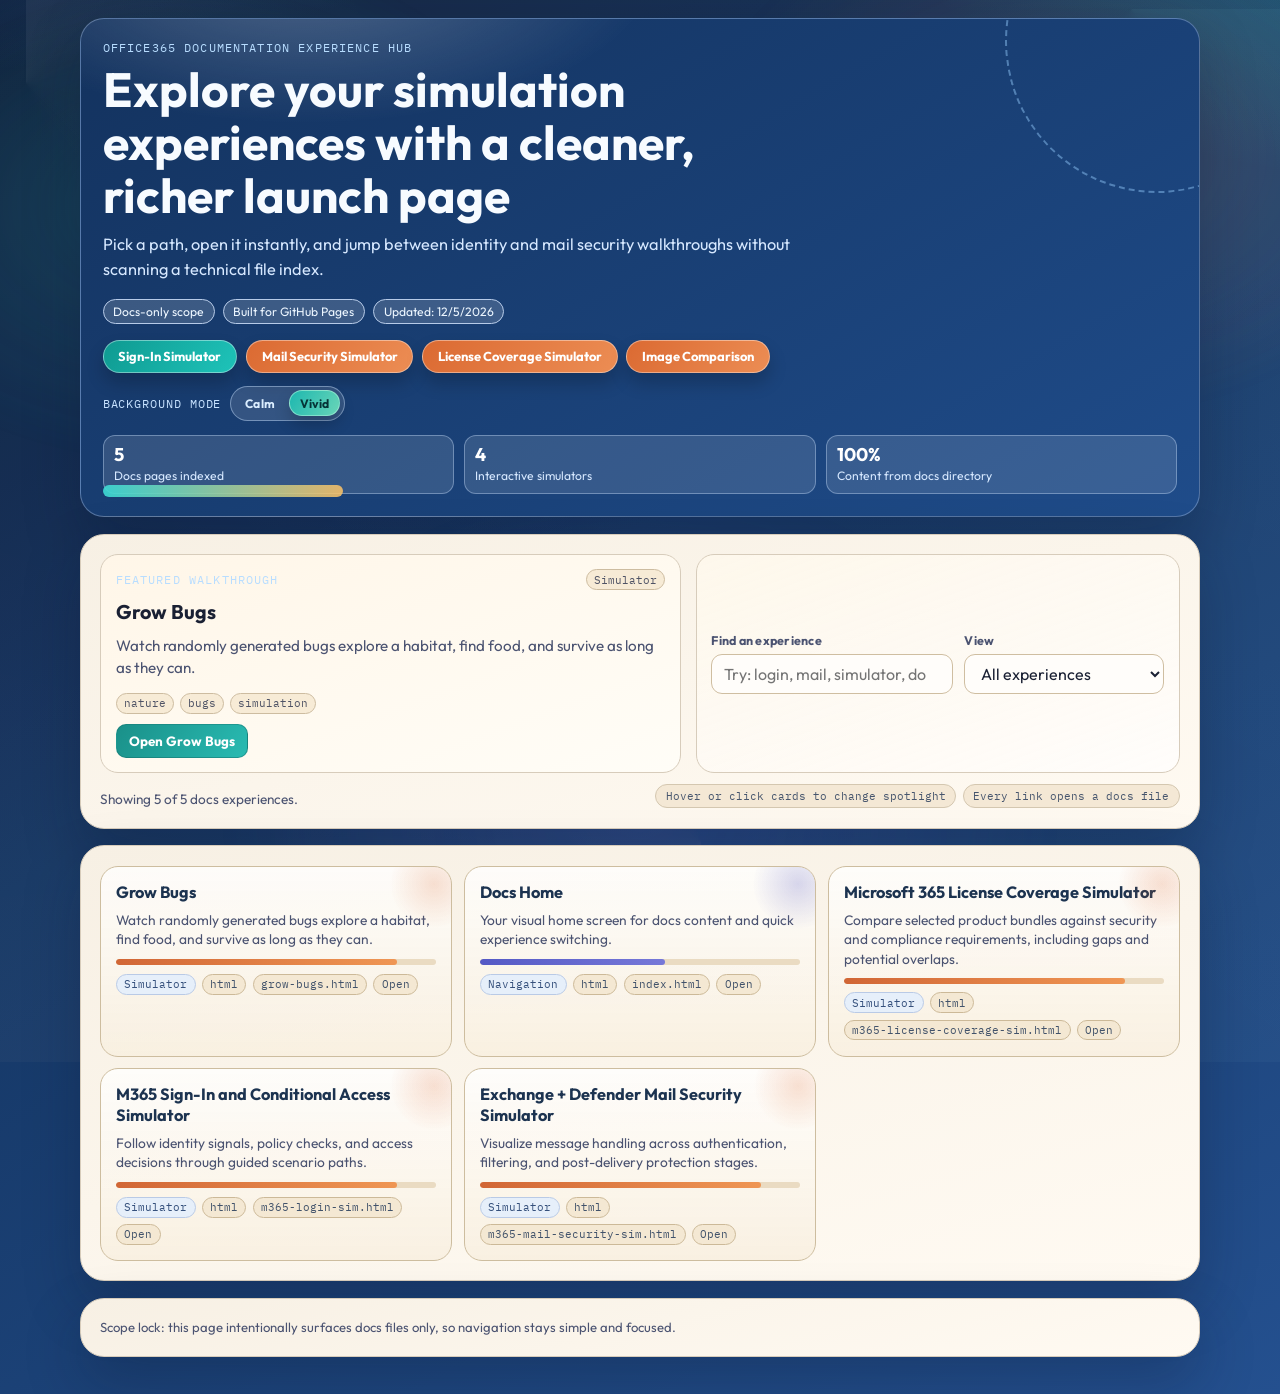
<file: docs/index.html>
<!DOCTYPE html>
<html lang="en">
<head>
  <meta charset="UTF-8">
  <meta name="viewport" content="width=device-width, initial-scale=1.0">
  <title>Office365 Docs Experience Hub</title>
  <meta name="description" content="Visual launchpad for docs experiences in this directory.">
  <link rel="preconnect" href="https://fonts.googleapis.com">
  <link rel="preconnect" href="https://fonts.gstatic.com" crossorigin>
  <link href="https://fonts.googleapis.com/css2?family=Outfit:wght@400;500;600;700;800&family=IBM+Plex+Mono:wght@400;500&display=swap" rel="stylesheet">
  <style>
    :root {
      --ink-1: #1a2033;
      --ink-2: #4b5371;
      --line: #d7ccbb;
      --sand: #f7f0e4;
      --cream: #fffaf2;
      --blue-hero: #13325e;
      --blue-hero-2: #1f4c8a;
      --teal: #0f9a91;
      --orange: #db6a32;
      --rose: #bc385f;
      --violet: #4e4fbd;
      --glow: 0 24px 56px rgba(11, 23, 46, 0.28);
      --radius-xl: 24px;
      --radius-lg: 18px;
      --radius-md: 12px;
    }

    * {
      box-sizing: border-box;
    }

    body {
      margin: 0;
      font-family: "Outfit", "Segoe UI", sans-serif;
      color: var(--ink-1);
      min-height: 100vh;
      overflow-x: hidden;
      background:
        radial-gradient(1400px 700px at -5% -20%, rgba(87, 136, 232, 0.33), transparent 58%),
        radial-gradient(980px 540px at 110% -8%, rgba(34, 201, 196, 0.26), transparent 56%),
        linear-gradient(150deg, #0f1f3c 0%, #17345e 45%, #21437a 100%);
      transition: background 420ms ease;
    }

    body::before,
    body::after {
      content: "";
      position: fixed;
      inset: -18% -10%;
      z-index: -1;
      pointer-events: none;
    }

    body::before {
      background:
        radial-gradient(34% 30% at 20% 30%, rgba(48, 193, 180, 0.22), transparent 72%),
        radial-gradient(34% 30% at 78% 26%, rgba(255, 152, 88, 0.18), transparent 74%),
        radial-gradient(40% 40% at 50% 80%, rgba(118, 126, 255, 0.2), transparent 70%);
      filter: blur(8px);
      animation: driftLayerA 26s linear infinite;
      opacity: 0.7;
      transform-origin: center;
    }

    body::after {
      background:
        conic-gradient(from 0deg at 10% 20%, rgba(255, 255, 255, 0.08), transparent 46%),
        conic-gradient(from 90deg at 82% 14%, rgba(123, 222, 215, 0.08), transparent 42%),
        conic-gradient(from 180deg at 54% 82%, rgba(255, 173, 109, 0.07), transparent 45%);
      mix-blend-mode: screen;
      animation: driftLayerB 38s linear infinite;
      opacity: 0.55;
    }

    body[data-energy="calm"] {
      background:
        radial-gradient(1400px 700px at -5% -20%, rgba(87, 136, 232, 0.25), transparent 60%),
        radial-gradient(980px 540px at 110% -8%, rgba(34, 201, 196, 0.18), transparent 58%),
        linear-gradient(150deg, #122240 0%, #19365e 48%, #254778 100%);
    }

    body[data-energy="calm"]::before {
      opacity: 0.42;
      animation-duration: 44s;
      filter: blur(10px);
    }

    body[data-energy="calm"]::after {
      opacity: 0.32;
      animation-duration: 58s;
    }

    body[data-energy="vivid"] {
      background:
        radial-gradient(1450px 740px at -8% -25%, rgba(87, 136, 232, 0.42), transparent 57%),
        radial-gradient(1020px 600px at 112% -10%, rgba(34, 201, 196, 0.35), transparent 54%),
        linear-gradient(150deg, #0d1d39 0%, #153765 42%, #24508f 100%);
    }

    body[data-energy="vivid"]::before {
      opacity: 0.84;
      animation-duration: 20s;
      filter: blur(7px);
    }

    body[data-energy="vivid"]::after {
      opacity: 0.72;
      animation-duration: 30s;
    }

    .shell {
      width: min(1120px, calc(100% - 2rem));
      margin: 1.1rem auto 2.3rem;
      display: grid;
      gap: 1.05rem;
    }

    .panel {
      background: linear-gradient(165deg, var(--sand), var(--cream));
      border: 1px solid var(--line);
      border-radius: var(--radius-xl);
      box-shadow: var(--glow);
      padding: 1.2rem;
      position: relative;
      overflow: hidden;
    }

    .hero {
      background:
        radial-gradient(500px 220px at 20% -10%, rgba(255, 255, 255, 0.25), transparent 70%),
        linear-gradient(150deg, var(--blue-hero), var(--blue-hero-2));
      color: #f7fbff;
      border: 1px solid rgba(203, 223, 255, 0.34);
      padding: 1.35rem;
    }

    .hero::before {
      content: "";
      position: absolute;
      width: 300px;
      height: 300px;
      border-radius: 999px;
      right: -110px;
      top: -130px;
      border: 2px dashed rgba(151, 206, 255, 0.45);
      transform: rotate(-16deg);
      pointer-events: none;
    }

    .hero::after {
      content: "";
      position: absolute;
      width: 240px;
      height: 12px;
      border-radius: 999px;
      left: 1.35rem;
      bottom: 1.15rem;
      background: linear-gradient(90deg, rgba(61, 219, 213, 0.9), rgba(255, 196, 102, 0.85));
      pointer-events: none;
    }

    .kicker {
      margin: 0;
      font-family: "IBM Plex Mono", Consolas, monospace;
      font-size: 0.72rem;
      color: #b8ddff;
      letter-spacing: 0.1em;
      text-transform: uppercase;
    }

    h1 {
      margin: 0.5rem 0 0;
      font-size: clamp(1.75rem, 4.6vw, 3rem);
      line-height: 1.1;
      max-width: 20ch;
    }

    .subtitle {
      margin: 0.65rem 0 0;
      font-size: 1.02rem;
      color: #d6e8ff;
      max-width: 64ch;
      line-height: 1.55;
    }

    .meta-row {
      margin-top: 1rem;
      display: flex;
      flex-wrap: wrap;
      gap: 0.5rem;
    }

    .chip {
      display: inline-flex;
      align-items: center;
      border-radius: 999px;
      border: 1px solid #b7cbe8;
      background: rgba(255, 255, 255, 0.16);
      color: #ecf6ff;
      font-size: 0.76rem;
      padding: 0.26rem 0.6rem;
    }

    .quick-links {
      margin-top: 1rem;
      display: flex;
      flex-wrap: wrap;
      gap: 0.55rem;
    }

    .energy-row {
      margin-top: 0.8rem;
      display: flex;
      flex-wrap: wrap;
      align-items: center;
      gap: 0.55rem;
    }

    .energy-label {
      margin: 0;
      font-size: 0.72rem;
      letter-spacing: 0.08em;
      text-transform: uppercase;
      color: #c7e2ff;
      font-family: "IBM Plex Mono", Consolas, monospace;
    }

    .energy-toggle {
      display: inline-flex;
      align-items: center;
      border: 1px solid rgba(183, 209, 242, 0.5);
      border-radius: 999px;
      padding: 0.2rem;
      background: rgba(255, 255, 255, 0.12);
      gap: 0.2rem;
    }

    .energy-btn {
      border: 1px solid transparent;
      border-radius: 999px;
      background: transparent;
      color: #dbeeff;
      font: inherit;
      font-size: 0.76rem;
      font-weight: 700;
      letter-spacing: 0.01em;
      padding: 0.3rem 0.62rem;
      cursor: pointer;
      transition: background 180ms ease, color 180ms ease, transform 180ms ease;
    }

    .energy-btn:hover {
      transform: translateY(-1px);
    }

    .energy-btn.active {
      background: linear-gradient(120deg, rgba(29, 189, 178, 0.95), rgba(108, 220, 186, 0.95));
      color: #053437;
      border-color: rgba(174, 244, 219, 0.6);
      box-shadow: 0 8px 16px rgba(0, 0, 0, 0.2);
    }

    .quick-link {
      text-decoration: none;
      border-radius: 999px;
      padding: 0.47rem 0.92rem;
      font-weight: 700;
      font-size: 0.81rem;
      color: #fff;
      transition: transform 180ms ease, box-shadow 180ms ease;
      border: 1px solid rgba(255, 255, 255, 0.4);
      box-shadow: 0 10px 18px rgba(0, 0, 0, 0.2);
    }

    .quick-link.primary {
      background: linear-gradient(125deg, var(--teal), #1ec3b9);
    }

    .quick-link.secondary {
      background: linear-gradient(125deg, var(--orange), #ec8d54);
    }

    .quick-link:hover {
      transform: translateY(-2px);
      box-shadow: 0 14px 22px rgba(14, 22, 33, 0.26);
    }

    .stats {
      margin-top: 0.92rem;
      display: grid;
      grid-template-columns: repeat(3, minmax(0, 1fr));
      gap: 0.6rem;
    }

    .stat {
      border: 1px solid rgba(181, 206, 238, 0.45);
      border-radius: var(--radius-md);
      background: rgba(255, 255, 255, 0.12);
      padding: 0.55rem 0.65rem;
    }

    .stat strong {
      display: block;
      font-size: 1.15rem;
      line-height: 1.05;
      color: #ffffff;
    }

    .stat span {
      font-size: 0.76rem;
      color: #d6e8ff;
    }

    .composer {
      display: grid;
      grid-template-columns: minmax(0, 1.2fr) minmax(0, 1fr);
      gap: 0.95rem;
      align-items: stretch;
    }

    .spotlight {
      border: 1px solid var(--line);
      border-radius: var(--radius-lg);
      background: linear-gradient(160deg, #fff6e8, #fffdf7);
      padding: 0.9rem;
      display: grid;
      gap: 0.65rem;
    }

    .spotlight-top {
      display: flex;
      justify-content: space-between;
      align-items: center;
      gap: 0.5rem;
      flex-wrap: wrap;
    }

    .spotlight-title {
      margin: 0;
      font-size: 1.24rem;
      line-height: 1.2;
    }

    .spotlight-copy {
      margin: 0;
      color: var(--ink-2);
      line-height: 1.5;
      font-size: 0.95rem;
      min-height: 3rem;
    }

    .spotlight-tags {
      display: flex;
      flex-wrap: wrap;
      gap: 0.35rem;
    }

    .spotlight-tag {
      display: inline-flex;
      align-items: center;
      border-radius: 999px;
      border: 1px solid #cdbca0;
      background: #f7ebd6;
      color: #4f5365;
      font-size: 0.68rem;
      font-family: "IBM Plex Mono", Consolas, monospace;
      padding: 0.15rem 0.45rem;
    }

    .spotlight-actions {
      display: flex;
      align-items: center;
      gap: 0.5rem;
      flex-wrap: wrap;
    }

    .spotlight-cta {
      text-decoration: none;
      border-radius: 10px;
      background: linear-gradient(125deg, #1a9089, #29bbb2);
      color: #fff;
      font-weight: 700;
      font-size: 0.84rem;
      padding: 0.48rem 0.75rem;
      border: 1px solid rgba(22, 112, 108, 0.45);
      transition: transform 170ms ease;
    }

    .spotlight-cta:hover {
      transform: translateY(-1px);
    }

    .toolbar {
      display: grid;
      grid-template-columns: 1fr 200px;
      gap: 0.7rem;
      align-items: center;
      border: 1px solid var(--line);
      border-radius: var(--radius-lg);
      background: linear-gradient(160deg, rgba(255, 248, 236, 0.9), rgba(255, 255, 255, 0.72));
      padding: 0.9rem;
    }

    .search-wrap {
      display: grid;
      gap: 0.35rem;
    }

    label {
      font-size: 0.78rem;
      color: var(--ink-2);
      font-weight: 700;
      letter-spacing: 0.02em;
    }

    input,
    select {
      width: 100%;
      border: 1px solid #cfbea1;
      background: #fffdfa;
      color: var(--ink-1);
      border-radius: 11px;
      height: 2.5rem;
      font: inherit;
      padding: 0 0.7rem;
    }

    .summary {
      margin: 0.3rem 0 0;
      color: var(--ink-2);
      font-size: 0.85rem;
    }

    .legend-row {
      margin-top: 0.7rem;
      display: flex;
      justify-content: space-between;
      align-items: center;
      flex-wrap: wrap;
      gap: 0.5rem;
    }

    .legend {
      display: flex;
      flex-wrap: wrap;
      gap: 0.4rem;
    }

    .legend .chip {
      font-family: "IBM Plex Mono", Consolas, monospace;
      border: 1px solid #d4c7b0;
      background: #f4e8d5;
      color: #46556d;
      font-size: 0.69rem;
    }

    .grid {
      display: grid;
      grid-template-columns: repeat(3, minmax(0, 1fr));
      gap: 0.75rem;
    }

    .entry {
      border-radius: var(--radius-lg);
      border: 1px solid #cdbd9f;
      background:
        linear-gradient(180deg, rgba(255, 255, 255, 0.78), rgba(248, 239, 223, 0.86));
      padding: 0.95rem;
      animation: cardLift 380ms ease both;
      transition: transform 180ms ease, box-shadow 180ms ease;
      position: relative;
      overflow: hidden;
    }

    .entry::after {
      content: "";
      position: absolute;
      top: -28px;
      right: -28px;
      width: 90px;
      height: 90px;
      border-radius: 999px;
      background: radial-gradient(circle, rgba(27, 154, 145, 0.2), transparent 70%);
      pointer-events: none;
    }

    .entry.variant-navigation::after {
      background: radial-gradient(circle, rgba(78, 79, 189, 0.22), transparent 72%);
    }

    .entry.variant-simulator::after {
      background: radial-gradient(circle, rgba(219, 106, 50, 0.2), transparent 70%);
    }

    .entry:hover {
      transform: translateY(-3px);
      box-shadow: 0 16px 24px rgba(14, 21, 33, 0.14);
    }

    .entry h3 {
      margin: 0;
      font-size: 1.02rem;
      line-height: 1.28;
    }

    .entry h3 a {
      color: #1c3350;
      text-decoration: none;
    }

    .entry h3 a:hover {
      text-decoration: underline;
      text-decoration-thickness: 1px;
      text-underline-offset: 2px;
    }

    .entry-summary {
      margin: 0.5rem 0 0;
      font-size: 0.86rem;
      color: var(--ink-2);
      line-height: 1.4;
      min-height: 2.45rem;
    }

    .entry-track {
      margin-top: 0.55rem;
      height: 6px;
      border-radius: 999px;
      background: #eadbc2;
      overflow: hidden;
    }

    .entry-track span {
      display: block;
      height: 100%;
      width: var(--track, 72%);
      border-radius: 999px;
      background: linear-gradient(90deg, #1a9c93, #3ab5ae);
    }

    .entry.variant-navigation .entry-track span {
      background: linear-gradient(90deg, #5459c5, #7678d8);
      width: 58%;
    }

    .entry.variant-simulator .entry-track span {
      background: linear-gradient(90deg, #d16635, #ef9654);
      width: 88%;
    }

    .entry-meta {
      margin-top: 0.55rem;
      display: flex;
      flex-wrap: wrap;
      gap: 0.4rem;
    }

    .badge {
      display: inline-flex;
      align-items: center;
      border-radius: 999px;
      border: 1px solid #ccb998;
      background: #f4e8d3;
      color: #41526a;
      font-size: 0.67rem;
      font-family: "IBM Plex Mono", Consolas, monospace;
      padding: 0.15rem 0.45rem;
    }

    .badge.group {
      border-color: #b9cae6;
      background: #e6effa;
      color: #35507c;
    }

    .empty {
      border: 1px dashed #c8b594;
      border-radius: var(--radius-md);
      padding: 0.9rem;
      color: var(--ink-2);
      background: rgba(255, 255, 255, 0.45);
    }

    .footer-note {
      color: var(--ink-2);
      font-size: 0.82rem;
      line-height: 1.45;
    }

    @keyframes cardLift {
      from {
        opacity: 0;
        transform: translateY(7px) scale(0.99);
      }
      to {
        opacity: 1;
        transform: translateY(0) scale(1);
      }
    }

    @keyframes driftLayerA {
      0% {
        transform: translate3d(0, 0, 0) scale(1);
      }
      50% {
        transform: translate3d(-1.2%, 1.5%, 0) scale(1.03);
      }
      100% {
        transform: translate3d(0, 0, 0) scale(1);
      }
    }

    @keyframes driftLayerB {
      0% {
        transform: translate3d(0, 0, 0) rotate(0deg);
      }
      50% {
        transform: translate3d(1.5%, -1.1%, 0) rotate(2deg);
      }
      100% {
        transform: translate3d(0, 0, 0) rotate(0deg);
      }
    }

    @media (prefers-reduced-motion: reduce) {
      body::before,
      body::after {
        animation: none;
      }

      .entry,
      .quick-link,
      .spotlight-cta,
      .energy-btn {
        transition: none;
      }
    }

    @media (max-width: 940px) {
      .composer {
        grid-template-columns: 1fr;
      }

      .grid {
        grid-template-columns: repeat(2, minmax(0, 1fr));
      }

      .toolbar {
        grid-template-columns: 1fr;
      }

      .stats {
        grid-template-columns: 1fr;
      }
    }

    @media (max-width: 700px) {
      .grid {
        grid-template-columns: 1fr;
      }

      h1 {
        max-width: none;
      }
    }
  </style>
</head>
<body>
  <main class="shell">
    <section class="panel hero">
      <p class="kicker">Office365 Documentation Experience Hub</p>
      <h1>Explore your simulation experiences with a cleaner, richer launch page</h1>
      <p class="subtitle">
        Pick a path, open it instantly, and jump between identity and mail security walkthroughs without scanning a technical file index.
      </p>
      <div class="meta-row">
        <span class="chip">Docs-only scope</span>
        <span class="chip">Built for GitHub Pages</span>
        <span class="chip" id="updatedChip">Updated: loading</span>
      </div>
      <div class="quick-links">
        <a class="quick-link primary" href="m365-login-sim.html">Sign-In Simulator</a>
        <a class="quick-link secondary" href="m365-mail-security-sim.html">Mail Security Simulator</a>
        <a class="quick-link secondary" href="m365-license-coverage-sim.html">License Coverage Simulator</a>
        <a class="quick-link secondary" href="image-comparison.html">Image Comparison</a>
      </div>
      <div class="energy-row" aria-label="Background mode selector">
        <p class="energy-label">Background mode</p>
        <div class="energy-toggle" role="radiogroup" aria-label="Background energy mode">
          <button class="energy-btn" type="button" id="energyCalm" role="radio" aria-checked="false">Calm</button>
          <button class="energy-btn" type="button" id="energyVivid" role="radio" aria-checked="false">Vivid</button>
        </div>
      </div>
      <div class="stats">
        <div class="stat">
          <strong id="statTotal">0</strong>
          <span>Docs pages indexed</span>
        </div>
        <div class="stat">
          <strong id="statSim">0</strong>
          <span>Interactive simulators</span>
        </div>
        <div class="stat">
          <strong>100%</strong>
          <span>Content from docs directory</span>
        </div>
      </div>
    </section>

    <section class="panel">
      <div class="composer">
        <article class="spotlight" id="spotlight">
          <div class="spotlight-top">
            <p class="kicker" id="spotlightKicker">Now featuring</p>
            <span class="spotlight-tag" id="spotlightType">Simulator</span>
          </div>
          <h2 class="spotlight-title" id="spotlightTitle">Loading...</h2>
          <p class="spotlight-copy" id="spotlightCopy">Loading description...</p>
          <div class="spotlight-tags" id="spotlightTags"></div>
          <div class="spotlight-actions">
            <a class="spotlight-cta" id="spotlightLink" href="index.html" target="_blank" rel="noopener noreferrer">Open experience</a>
          </div>
        </article>

        <div class="toolbar">
          <div class="search-wrap">
            <label for="searchInput">Find an experience</label>
            <input id="searchInput" type="search" placeholder="Try: login, mail, simulator, docs home">
          </div>
          <div class="search-wrap">
            <label for="groupSelect">View</label>
            <select id="groupSelect">
              <option value="all">All experiences</option>
            </select>
          </div>
        </div>
      </div>

      <div class="legend-row">
        <p class="summary" id="summaryLine"></p>
        <div class="legend">
          <span class="chip">Hover or click cards to change spotlight</span>
          <span class="chip">Every link opens a docs file</span>
        </div>
      </div>
    </section>

    <section class="panel">
      <div class="grid" id="entryGrid"></div>
      <div class="empty" id="emptyState" hidden>No matches found. Try a broader search or switch to All experiences.</div>
    </section>

    <section class="panel footer-note">
      Scope lock: this page intentionally surfaces docs files only, so navigation stays simple and focused.
    </section>
  </main>

  <script>
    const inventory = [
      {
        path: "index.html",
        title: "Docs Home",
        summary: "Your visual home screen for docs content and quick experience switching.",
        group: "Navigation",
        intensity: 58,
        tags: ["launchpad", "overview", "docs"]
      },
      {
        path: "m365-login-sim.html",
        title: "M365 Sign-In and Conditional Access Simulator",
        summary: "Follow identity signals, policy checks, and access decisions through guided scenario paths.",
        group: "Simulator",
        intensity: 88,
        tags: ["identity", "conditional-access", "security"]
      },
      {
        path: "m365-mail-security-sim.html",
        title: "Exchange + Defender Mail Security Simulator",
        summary: "Visualize message handling across authentication, filtering, and post-delivery protection stages.",
        group: "Simulator",
        intensity: 92,
        tags: ["exchange", "defender", "mailflow"]
      },
      {
        path: "m365-license-coverage-sim.html",
        title: "Microsoft 365 License Coverage Simulator",
        summary: "Compare selected product bundles against security and compliance requirements, including gaps and potential overlaps.",
        group: "Simulator",
        intensity: 86,
        tags: ["licensing", "security", "compliance"]
      },
      {
        path: "grow-bugs.html",
        title: "Grow Bugs",
        summary: "Watch randomly generated bugs explore a habitat, find food, and survive as long as they can.",
        group: "Simulator",
        intensity: 60,
        tags: ["nature", "bugs", "simulation"]
      }
    ];

    function extOf(path) {
      const i = path.lastIndexOf(".");
      return i >= 0 ? path.slice(i + 1).toLowerCase() : "file";
    }

    function slug(path) {
      return path
        .split("/")
        .map((segment) => encodeURIComponent(segment))
        .join("/");
    }

    const data = inventory.map((item) => ({
      path: item.path,
      title: item.title,
      summary: item.summary,
      ext: extOf(item.path),
      group: item.group,
      intensity: item.intensity,
      tags: item.tags
    }));

    const groupSelect = document.getElementById("groupSelect");
    const searchInput = document.getElementById("searchInput");
    const entryGrid = document.getElementById("entryGrid");
    const summaryLine = document.getElementById("summaryLine");
    const emptyState = document.getElementById("emptyState");
    const spotlightKicker = document.getElementById("spotlightKicker");
    const spotlightType = document.getElementById("spotlightType");
    const spotlightTitle = document.getElementById("spotlightTitle");
    const spotlightCopy = document.getElementById("spotlightCopy");
    const spotlightTags = document.getElementById("spotlightTags");
    const spotlightLink = document.getElementById("spotlightLink");
    const energyCalm = document.getElementById("energyCalm");
    const energyVivid = document.getElementById("energyVivid");

    const groups = [...new Set(data.map((item) => item.group))].sort((a, b) => a.localeCompare(b));
    groups.forEach((group) => {
      const option = document.createElement("option");
      option.value = group;
      option.textContent = group;
      groupSelect.appendChild(option);
    });

    function setSpotlight(item) {
      spotlightKicker.textContent = item.group === "Simulator" ? "Featured walkthrough" : "Navigation";
      spotlightType.textContent = item.group;
      spotlightTitle.textContent = item.title;
      spotlightCopy.textContent = item.summary;
      spotlightLink.href = slug(item.path);
      spotlightLink.textContent = "Open " + item.title;

      spotlightTags.innerHTML = "";
      item.tags.forEach((tag) => {
        const el = document.createElement("span");
        el.className = "spotlight-tag";
        el.textContent = tag;
        spotlightTags.appendChild(el);
      });
    }

    function applyEnergyMode(mode) {
      const selected = mode === "vivid" ? "vivid" : "calm";
      document.body.setAttribute("data-energy", selected);
      energyCalm.classList.toggle("active", selected === "calm");
      energyVivid.classList.toggle("active", selected === "vivid");
      energyCalm.setAttribute("aria-checked", String(selected === "calm"));
      energyVivid.setAttribute("aria-checked", String(selected === "vivid"));
      try {
        localStorage.setItem("docsHub.energyMode", selected);
      } catch {
      }
    }

    function render() {
      const search = searchInput.value.trim().toLowerCase();
      const selectedGroup = groupSelect.value;
      const filtered = data.filter((item) => {
        const groupMatch = selectedGroup === "all" || item.group === selectedGroup;
        const searchPool = (item.path + " " + item.title + " " + item.summary).toLowerCase();
        const searchMatch = !search || searchPool.includes(search);
        return groupMatch && searchMatch;
      });

      entryGrid.innerHTML = "";
      emptyState.hidden = filtered.length !== 0;

      filtered
        .sort((a, b) => a.path.localeCompare(b.path, undefined, { sensitivity: "base" }))
        .forEach((item, index) => {
          const card = document.createElement("article");
          card.className = "entry " + (item.group === "Simulator" ? "variant-simulator" : "variant-navigation");
          card.style.animationDelay = String(Math.min(index * 12, 220)) + "ms";
          card.style.setProperty("--track", String(item.intensity) + "%");

          const title = item.title;
          const linkTarget = slug(item.path);
          const linkAttr = "target=\"_blank\" rel=\"noopener noreferrer\"";
          const clickHint = "Open";

          card.innerHTML = [
            "<h3><a href=\"" + linkTarget + "\" " + linkAttr + ">" + title + "</a></h3>",
            "<p class=\"entry-summary\">" + item.summary + "</p>",
            "<div class=\"entry-track\"><span></span></div>",
            "<div class=\"entry-meta\">",
            "<span class=\"badge group\">" + item.group + "</span>",
            "<span class=\"badge\">" + item.ext + "</span>",
            "<span class=\"badge\">" + item.path + "</span>",
            "<span class=\"badge\">" + clickHint + "</span>",
            "</div>"
          ].join("");

          card.addEventListener("mouseenter", () => setSpotlight(item));
          card.addEventListener("focusin", () => setSpotlight(item));
          card.addEventListener("click", () => setSpotlight(item));

          entryGrid.appendChild(card);
        });

      summaryLine.textContent = "Showing " + filtered.length + " of " + data.length + " docs experiences.";

      if (filtered.length > 0) {
        setSpotlight(filtered[0]);
      }
    }

    searchInput.addEventListener("input", render);
    groupSelect.addEventListener("change", render);
    energyCalm.addEventListener("click", () => applyEnergyMode("calm"));
    energyVivid.addEventListener("click", () => applyEnergyMode("vivid"));

    document.getElementById("updatedChip").textContent = "Updated: " + new Date().toLocaleDateString();
    document.getElementById("statTotal").textContent = String(data.length);
    document.getElementById("statSim").textContent = String(data.filter((item) => item.group === "Simulator").length);
    let initialEnergyMode = "calm";
    try {
      const storedMode = localStorage.getItem("docsHub.energyMode");
      if (storedMode === "calm" || storedMode === "vivid") {
        initialEnergyMode = storedMode;
      } else if (window.matchMedia && window.matchMedia("(prefers-reduced-motion: no-preference)").matches) {
        initialEnergyMode = "vivid";
      }
    } catch {
    }
    applyEnergyMode(initialEnergyMode);
    setSpotlight(data[0]);
    render();
  </script>
</body>
</html>
</file>
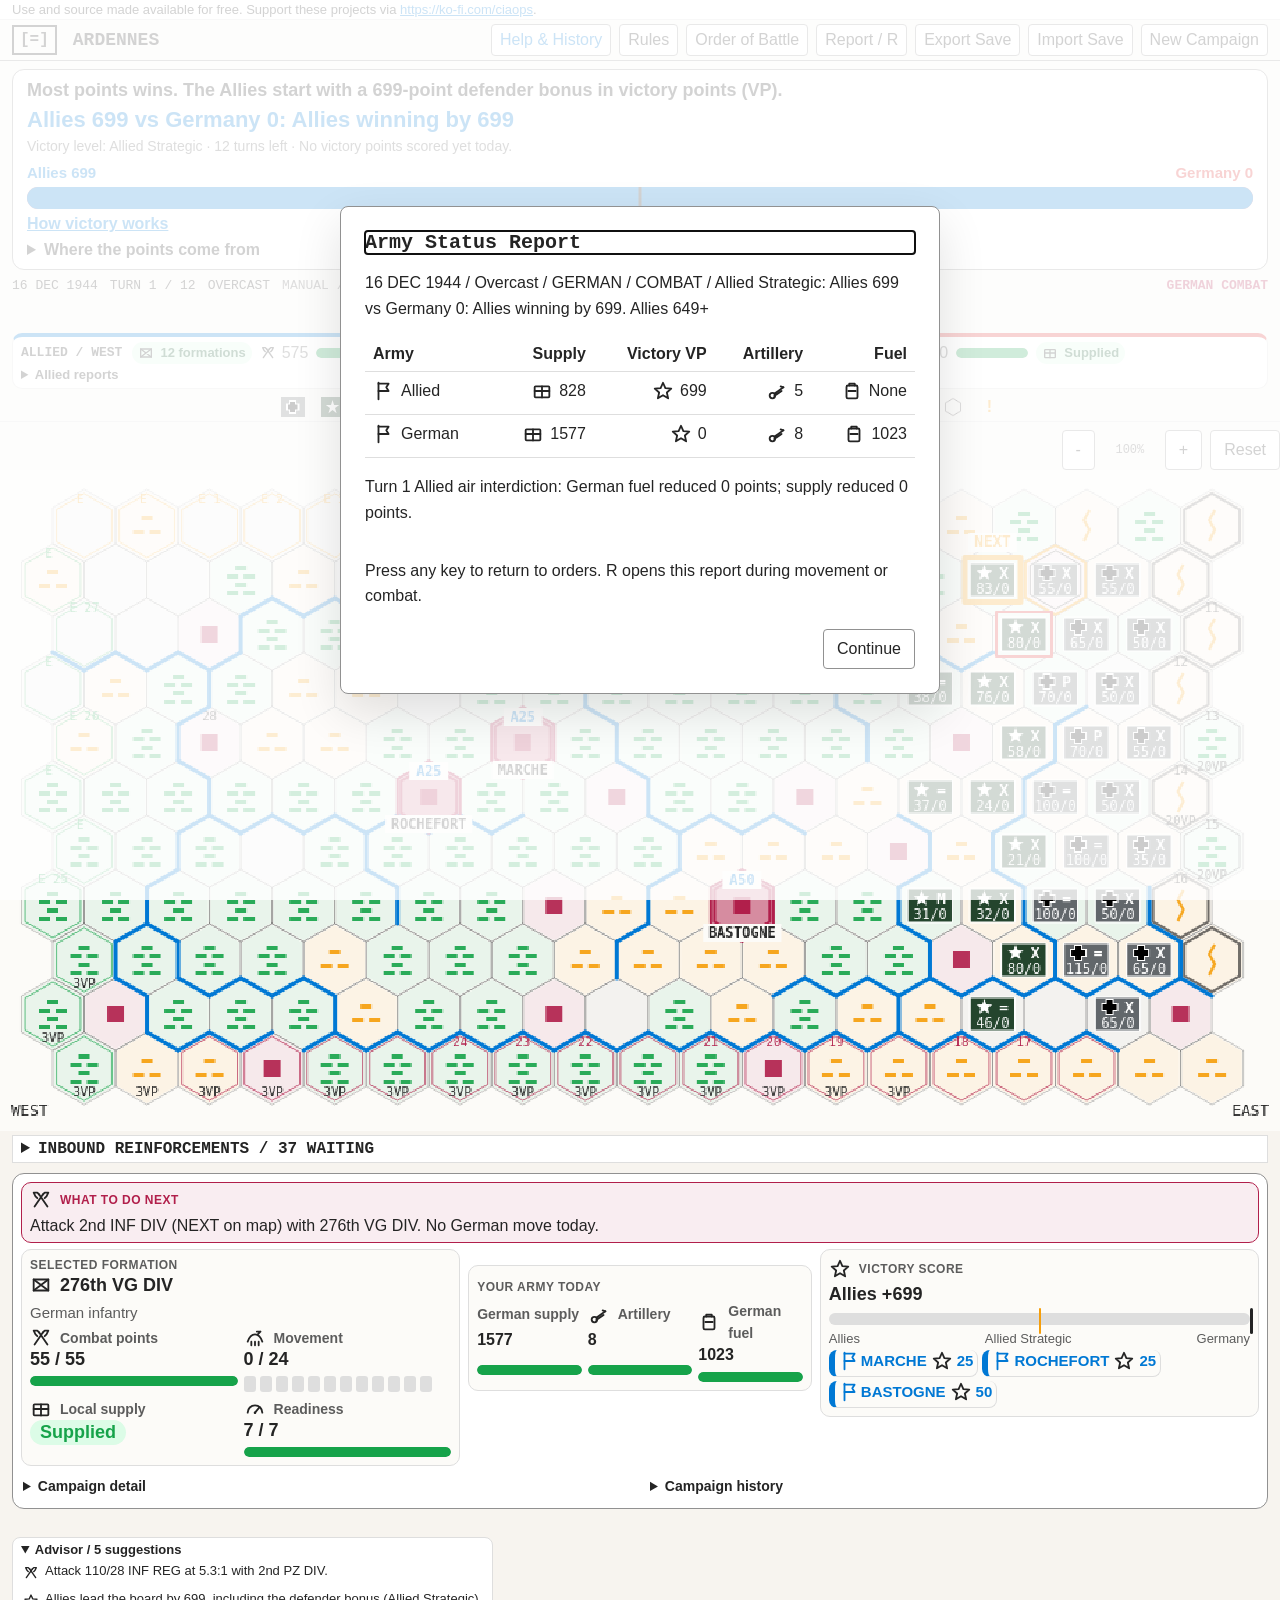
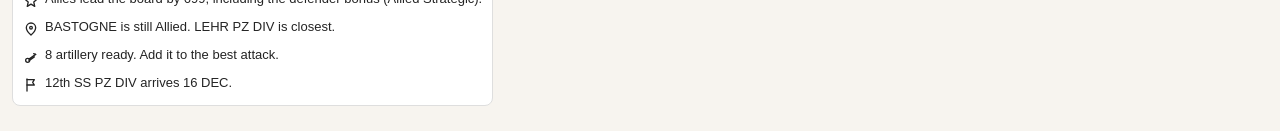
<file: docs/tigersinsnow/index.html>
<!doctype html>
<html lang="en">
<head>
  <meta charset="utf-8">
  <meta name="viewport" content="width=device-width,initial-scale=1">
  <link rel="icon" href="data:,">
  <title>Ardennes / Winter Offensive</title>
  <script>
    (() => {
      const param = new URLSearchParams(window.location.search).get("scoutTheme");
      const theme = param || (window.matchMedia("(prefers-color-scheme: dark)").matches ? "dark" : "light");
      document.documentElement.setAttribute("data-theme", theme);
    })();
  </script>
  <link rel="stylesheet" href="forces.css">
  <style>
    :root {
      color-scheme: light;
      --cp-bg: #f7f4ef;
      --cp-bg-elevated: #fcfbf8;
      --cp-surface: #ffffff;
      --cp-surface-soft: #f5f5f5;
      --cp-border: #dedede;
      --cp-border-strong: #919191;
      --cp-text: #242424;
      --cp-text-muted: #5c5c5c;
      --cp-text-soft: #6f6f6f;
      --cp-accent: #b11f4b;
      --cp-accent-hover: #9a1a41;
      --cp-accent-soft: rgba(177, 31, 75, 0.08);
      --cp-accent-fg: #ffffff;
      --cp-success: #16a34a;
      --cp-danger: #dc2626;
      --cp-warning: #f59e0b;
      --cp-link: #0078d4;
      --cp-shadow: 0 18px 48px rgba(0, 0, 0, 0.12);
      --cp-overlay: rgba(255, 255, 255, 0.8);
      --cp-panel: rgba(255, 255, 255, 0.86);
      --cp-panel-strong: rgba(255, 255, 255, 0.96);
      --cp-sheen: rgba(255, 255, 255, 0.55);
      --cp-highlight: rgba(177, 31, 75, 0.12);
    }
    html[data-theme="dark"] {
      color-scheme: dark;
      --cp-bg: #3d3b3a;
      --cp-bg-elevated: #343231;
      --cp-surface: #292929;
      --cp-surface-soft: #2e2e2e;
      --cp-border: #474747;
      --cp-border-strong: #5f5f5f;
      --cp-text: #dedede;
      --cp-text-muted: #919191;
      --cp-text-soft: #b0b0b0;
      --cp-accent: #fd8ea1;
      --cp-accent-hover: #fb7b91;
      --cp-accent-soft: rgba(253, 142, 161, 0.14);
      --cp-accent-fg: #1a1a1a;
      --cp-success: #4ade80;
      --cp-danger: #f87171;
      --cp-warning: #fbbf24;
      --cp-link: #4da6ff;
      --cp-shadow: 0 18px 48px rgba(0, 0, 0, 0.32);
      --cp-overlay: rgba(41, 41, 41, 0.88);
      --cp-panel: rgba(41, 41, 41, 0.72);
      --cp-panel-strong: rgba(41, 41, 41, 0.96);
      --cp-sheen: rgba(255, 255, 255, 0.04);
      --cp-highlight: rgba(253, 142, 161, 0.12);
    }
    * { box-sizing: border-box; }
    body { margin: 0; background: var(--cp-bg); color: var(--cp-text); font-family: "Segoe UI", Aptos, Calibri, sans-serif; font-size: 16px; }
    .support-notice { margin: 0; padding: 12px 28px; background: var(--cp-surface); border-bottom: 1px solid var(--cp-border); }
    .support-notice a { color: var(--cp-link); }
    button, input { font: inherit; }
    button { cursor: pointer; border: 1px solid var(--cp-border-strong); border-radius: 4px; background: var(--cp-surface); color: var(--cp-text); padding: 9px 13px; min-height: 40px; }
    button:hover:not(:disabled) { background: var(--cp-surface-soft); border-color: var(--cp-text); }
    button:disabled { opacity: 0.45; cursor: not-allowed; }
    button:focus-visible, canvas:focus-visible { outline: 3px solid var(--cp-accent); outline-offset: 3px; }
    button[aria-pressed="true"] { color: var(--cp-accent); background: var(--cp-accent-soft); border-color: var(--cp-accent); }
    .masthead { border-bottom: 1px solid var(--cp-border-strong); padding: 20px 28px 16px; display: flex; align-items: center; justify-content: space-between; gap: 16px; }
    .identity { display: flex; align-items: center; gap: 16px; }
    .insignia { font: bold 24px Consolas, monospace; border: 2px solid var(--cp-text); padding: 10px 8px; }
    h1 { font: bold 27px Consolas, "Courier New", monospace; margin: 0; letter-spacing: 0; }
    .subtitle { color: var(--cp-text-muted); font: 11px Consolas, monospace; margin: 6px 0 0; }
    nav { display: flex; gap: 8px; flex-wrap: wrap; }
    nav a { display: inline-flex; align-items: center; min-height: 40px; padding: 9px 13px; border: 1px solid var(--cp-border-strong); border-radius: 4px; color: var(--cp-link); background: var(--cp-surface); text-decoration: none; }
    nav a:hover { background: var(--cp-surface-soft); }
    nav a:focus-visible { outline: 3px solid var(--cp-accent); outline-offset: 3px; }
    main { --page-gutter: 28px; margin: auto; padding: 20px var(--page-gutter) 28px; }
    #who-wins { margin: 0 0 10px; padding: 10px 14px; border: 1px solid var(--cp-border-strong); border-radius: 12px; background: var(--cp-surface); }
    #who-wins-requirement { margin: 0; font-size: 18px; font-weight: 800; line-height: 1.2; }
    #who-wins-headline { margin: 4px 0 0; font-size: 22px; font-weight: 800; line-height: 1.25; }
    #who-wins-meta { margin: 4px 0 8px; font-size: 14px; line-height: 1.35; color: var(--cp-text-muted); }
    #who-wins[data-ahead="german"] #who-wins-headline { color: var(--cp-danger); }
    #who-wins[data-ahead="allied"] #who-wins-headline, #who-wins[data-ahead="american"] #who-wins-headline { color: var(--cp-link); }
    .who-scale { display: flex; justify-content: space-between; gap: 12px; margin-bottom: 6px; font-size: 15px; font-weight: 700; }
    #who-allied { color: var(--cp-link); }
    #who-goal-label { color: var(--cp-text); text-align: center; }
    #who-german { color: var(--cp-danger); text-align: right; }
    .who-bar { position: relative; height: 22px; border-radius: 999px; background: var(--cp-danger); overflow: hidden; }
    .who-fill { position: absolute; left: 0; top: 0; bottom: 0; width: 0; background: var(--cp-link); }
    .who-goal { position: absolute; top: 0; bottom: 0; width: 3px; background: var(--cp-text); transform: translateX(-50%); }
    #victory-help { margin: 6px 0 0; background: none; border: 0; padding: 0; min-height: 0; color: var(--cp-link); font-weight: 700; text-decoration: underline; }
    #vp-breakdown { margin-top: 8px; }
    #vp-breakdown summary { cursor: pointer; font-weight: 700; }
    #vp-breakdown h3 { margin: 8px 0 4px; font-size: 15px; }
    #vp-breakdown ul { margin: 0 0 8px; padding-left: 18px; }
    #victory-explainer table { width: 100%; border-collapse: collapse; margin-top: 8px; }
    #victory-explainer th, #victory-explainer td { padding: 6px 8px; border-bottom: 1px solid var(--cp-border); text-align: left; }
    #victory-explainer tr[data-current="true"] { background: var(--cp-accent-soft); font-weight: 700; }
    .status { display: flex; flex-wrap: wrap; gap: 20px; padding: 0 0 16px; align-items: center; font: 12px Consolas, monospace; }
    #phase { margin-left: auto; color: var(--cp-accent); font-weight: bold; }
    .layout { display: grid; grid-template-columns: minmax(0, 1fr); gap: 24px; align-items: start; }
    .map-header { display: flex; justify-content: space-between; align-items: center; border-bottom: 1px solid var(--cp-border); padding-bottom: 12px; gap: 12px; }
    .map-header[hidden] { display: none; }
    h2 { font: bold 12px Consolas, monospace; margin: 0; letter-spacing: 0; }
    .coordinates { font: 11px Consolas, monospace; color: var(--cp-text-muted); }
    .map-scroll { overflow-x: auto; margin-top: 12px; }
    .map-zoom { display: flex; align-items: center; justify-content: flex-end; gap: 8px; margin-top: 8px; }
    .map-zoom output { min-width: 4.5em; color: var(--cp-text-muted); font: 12px Consolas, monospace; text-align: center; }
    #unit-tooltip, #legend-tooltip { position: fixed; z-index: 100; pointer-events: none; width: 260px; max-width: calc(100vw - 16px); padding: 12px; border: 1px solid var(--cp-border-strong); border-radius: 10px; background: var(--cp-surface); color: var(--cp-text); box-shadow: var(--cp-shadow); font-size: 12px; }
    #legend-tooltip { width: max-content; padding: 8px 12px; }
    #unit-tooltip h3 { margin: 0 0 8px; font-size: 14px; }
    #unit-tooltip p { margin: 4px 0; }
    .battlefield-reports { display: grid; grid-template-columns: repeat(2, minmax(0, 1fr)); gap: 12px; align-items: start; }
    .battlefield-reports .map-scroll { grid-column: 1 / -1; grid-row: 1; margin-inline: calc(-1 * var(--page-gutter)); }
    .army-column { min-width: 0; grid-row: 2; }
    .order-of-battle { background: var(--cp-surface); border: 1px solid var(--cp-border-strong); border-radius: 10px; padding: 12px; margin-top: 12px; }
    .order-of-battle[data-side="american"] { border-top: 4px solid var(--cp-force-us); }
    .order-of-battle[data-side="german"] { border-top: 4px solid var(--cp-force-german); }
    .order-of-battle .army-roster { margin-bottom: 0; }
    .army-report { background: var(--cp-surface); border: 1px solid var(--cp-border); padding: 12px; margin-top: 12px; border-radius: 10px; }
    .army-report[data-side="american"] { border-top: 4px solid var(--cp-link); }
    .army-report[data-side="german"] { border-top: 4px solid var(--cp-danger); }
    .army-report p { font-size: 12px; line-height: 1.5; color: var(--cp-text-muted); margin: 10px 0; }
    .army-report ol { list-style: none; padding: 0; margin: 0; max-height: 480px; overflow-y: auto; }
    .army-report li { font-size: 13px; line-height: 1.5; border-top: 1px solid var(--cp-border); padding: 10px 0; }
    @media (max-width: 900px) {
      .army-report ol { max-height: 280px; }
    }
    #battlefield { width: 100%; height: auto; display: block; image-rendering: pixelated; touch-action: manipulation; }
    .legend { display: flex; justify-content: center; gap: 6px 14px; flex-wrap: wrap; padding: 8px 0; font: 16px "Segoe UI", Aptos, Calibri, sans-serif; color: var(--cp-text); border-bottom: 1px solid var(--cp-border); }
    .legend-item { display: inline-flex; align-items: center; justify-content: center; gap: 6px; min-width: 30px; height: auto; min-height: 30px; padding: 2px 6px; border: 1px solid transparent; border-radius: 4px; cursor: default; }
    .legend-caption { font-weight: 600; }
    .legend-item:hover, .legend-item:focus-visible { position: relative; z-index: 2; border-color: var(--cp-border-strong); background: var(--cp-surface); outline: none; }
    .legend b { color: var(--cp-text); font-size: 14px; }
    .legend-symbol { width: 20px; height: 20px; vertical-align: middle; }
    .legend [data-map="reference"] { white-space: nowrap; }
    .legend [hidden] { display: none; }
    .legend [data-side="german"] b, #objectives [data-side="german"] { color: var(--cp-danger); }
    .legend [data-side="american"] b, .legend [data-terrain="river"] b, #objectives [data-side="american"] { color: var(--cp-link); }
    .legend [data-terrain="forest"] b, #supply[data-status="connected"] { color: var(--cp-success); }
    .legend [data-terrain="ridge"] b, .legend [data-terrain="westwall"] b, .legend [data-terrain="road"] b, .legend [data-terrain="isolated"] b { color: var(--cp-warning); }
    .legend [data-terrain="town"] b { color: var(--cp-accent); }
    .river-key { display: inline-block; width: 20px; vertical-align: middle; background: var(--cp-link); }
    .river-key-major { height: 3px; }
    .river-key-minor { height: 1px; }
    #supply[data-status="isolated"] { color: var(--cp-danger); }
    #maneuver-panel, #defense-panel { padding: 12px; margin: 12px 0; border: 2px solid var(--cp-accent); border-radius: 10px; background: var(--cp-surface); }
    #defense-panel label { display: block; margin: 8px 0; }
    #defense-panel button { margin: 8px; }
    .campaign-history { margin-top: 20px; border: 1px solid var(--cp-border); border-radius: 10px; background: var(--cp-surface); }
    .campaign-history summary { cursor: pointer; padding: 16px; font-weight: 600; }
    .campaign-history summary:focus-visible { outline: 3px solid var(--cp-accent); outline-offset: 3px; }
    #history-count { font-size: 12px; font-weight: normal; color: var(--cp-text-muted); margin-left: 12px; }
    .history-intro { margin: 0; padding: 0 16px 12px; color: var(--cp-text-muted); font-size: 13px; line-height: 1.5; }
    #dispatches { list-style: none; margin: 0; padding: 0 16px 16px; max-height: 440px; overflow-y: auto; }
    #dispatches li { display: grid; grid-template-columns: 100px minmax(0, 1fr); gap: 16px; border-top: 1px solid var(--cp-border); padding: 16px 0; font-size: 13px; line-height: 1.5; overflow-wrap: anywhere; }
    .history-label { color: var(--cp-accent); font-size: 11px; font-weight: 600; text-transform: uppercase; }
    #dispatches strong { font-weight: 600; }
    #dispatches p { margin: 4px 0 0; color: var(--cp-text-muted); }
    @media (max-width: 600px) { #dispatches li { grid-template-columns: minmax(0, 1fr); gap: 4px; } }
    aside.command-bar { order: -1; display: flex; flex-direction: column; gap: 12px; margin: 0 0 16px; padding: 14px; border: 1px solid var(--cp-border-strong); border-radius: 12px; background: var(--cp-surface); font-family: "Segoe UI", Aptos, Calibri, sans-serif; color: var(--cp-text); }
    aside.command-bar[hidden] { display: none; }
    aside.command-bar h2, aside.command-bar p, aside.command-bar dl, aside.command-bar li, aside.command-bar label, aside.command-bar summary, aside.command-bar #unit-name, aside.command-bar #unit-kind, aside.command-bar #score { font-family: "Segoe UI", Aptos, Calibri, sans-serif; }
    #next-step { margin: 0; padding: 12px 14px; border: 1px solid var(--cp-accent); border-radius: 10px; background: var(--cp-accent-soft); }
    #next-step h2 { margin: 0 0 4px; font-size: 14px; font-weight: 700; letter-spacing: 0.04em; text-transform: uppercase; color: var(--cp-accent); }
    aside.command-bar #order-guidance { margin: 0; padding: 0; border: 0; border-radius: 0; background: transparent; font-size: 16px; line-height: 1.45; }
    .command-cards { display: grid; grid-template-columns: minmax(0, 1.05fr) minmax(0, 0.95fr) minmax(0, 1.15fr); gap: 12px; align-items: stretch; }
    .unit-card, .resource-card, .score-card { min-width: 0; padding: 12px 14px; border: 1px solid var(--cp-border); border-radius: 10px; background: var(--cp-bg-elevated); }
    .panel-kicker { margin: 0 0 6px; font-size: 14px; font-weight: 700; letter-spacing: 0.04em; text-transform: uppercase; color: var(--cp-text-muted); }
    aside.command-bar #unit-name { margin: 0; font-size: 22px; font-weight: 700; line-height: 1.2; }
    aside.command-bar #unit-kind { margin: 4px 0 0; font-size: 15px; color: var(--cp-text-muted); }
    aside.command-bar dl { display: grid; grid-template-columns: 1fr; gap: 10px; margin: 12px 0 0; padding: 0; font-size: 16px; }
    aside.command-bar dt { font-size: 14px; font-weight: 700; color: var(--cp-text-muted); }
    aside.command-bar dd { margin: 0; font-size: 18px; font-weight: 700; }
    .stat-hint, .resource-list .stat-hint { display: block; margin-top: 2px; font-size: 15px; font-weight: 400; line-height: 1.35; color: var(--cp-text-muted); }
    .resource-list { list-style: none; margin: 0; padding: 0; display: grid; gap: 12px; }
    .resource-list li { display: grid; gap: 2px; }
    .resource-label { font-size: 14px; font-weight: 700; color: var(--cp-text-muted); }
    .resource-list strong { font-size: 22px; font-weight: 700; line-height: 1.1; }
    .score-figure { margin: 0; font-size: 28px; font-weight: 700; line-height: 1.1; }
    aside.command-bar #score { font-size: inherit; font-weight: inherit; color: var(--cp-text); }
    aside.command-bar #score-explain { margin: 6px 0 10px; font-size: 15px; line-height: 1.4; color: var(--cp-text); }
    aside.command-bar #objectives { display: grid; gap: 8px; margin: 0; padding: 0; list-style: none; font-size: 15px; line-height: 1.35; }
    aside.command-bar #objectives li { margin: 0; padding-top: 8px; border-top: 1px solid var(--cp-border); }
    #computer-defense { border: 1px solid var(--cp-border); border-radius: 10px; background: var(--cp-bg-elevated); }
    #computer-defense summary { cursor: pointer; padding: 12px 14px; font-size: 16px; font-weight: 700; }
    #computer-defense summary:focus-visible { outline: 3px solid var(--cp-accent); outline-offset: -3px; }
    #computer-defense .defense-body { padding: 0 14px 14px; }
    #computer-defense label { display: block; margin: 10px 0 4px; font-size: 15px; }
    #computer-defense p { margin: 10px 0 0; font-size: 15px; line-height: 1.4; color: var(--cp-text-muted); }
    @media (max-width: 900px) { .command-cards { grid-template-columns: 1fr; } }
    .ico { width: 22px; height: 22px; display: inline-flex; flex: none; color: var(--cp-text); }
    .ico svg { width: 100%; height: 100%; display: block; }
    .with-icon { display: inline-flex; align-items: center; gap: 8px; }
    .stat-head { display: flex; align-items: center; gap: 8px; }
    .meter { display: block; height: 10px; margin-top: 6px; border-radius: 999px; background: var(--cp-border); overflow: hidden; }
    .meter > span { display: block; height: 100%; width: 0; background: var(--cp-success); border-radius: inherit; }
    .meter[data-level="low"] > span { background: #b45309; }
    .meter[data-level="out"] > span { background: var(--cp-danger); }
    html[data-theme="dark"] .meter[data-level="low"] > span { background: #fbbf24; }
    .pips { display: flex; flex-wrap: wrap; gap: 4px; margin-top: 6px; }
    .pips i { width: 12px; height: 16px; border-radius: 3px; background: var(--cp-border); }
    .pips i.on { background: var(--cp-link); }
    .chip { display: inline-flex; align-items: center; gap: 6px; padding: 2px 10px; border-radius: 999px; font-size: 15px; font-weight: 700; }
    .chip[data-level="ok"] { background: #dcfce7; color: #14532d; }
    .chip[data-level="low"] { background: #fef3c7; color: #78350f; }
    .chip[data-level="out"] { background: #fee2e2; color: #7f1d1d; }
    html[data-theme="dark"] .chip[data-level="ok"] { background: #14532d; color: #dcfce7; }
    html[data-theme="dark"] .chip[data-level="low"] { background: #78350f; color: #fef3c7; }
    html[data-theme="dark"] .chip[data-level="out"] { background: #7f1d1d; color: #fecaca; }
    .tug-wrap { margin: 8px 0 4px; }
    .tug { position: relative; height: 16px; border-radius: 999px; background: var(--cp-border); }
    .tug .needle, .tug .goal { position: absolute; top: -5px; width: 3px; height: 26px; border-radius: 2px; }
    .tug .needle { background: var(--cp-text); }
    .tug .goal { width: 2px; background: var(--cp-warning); }
    .tug-scale { display: flex; justify-content: space-between; margin-top: 6px; font-size: 13px; color: var(--cp-text-muted); }
    .town-card { display: grid; grid-template-columns: 28px minmax(0, 1fr) auto; gap: 8px; align-items: center; padding: 8px; border: 1px solid var(--cp-border); border-left: 6px solid var(--cp-link); border-radius: 8px; }
    .town-card[data-side="german"] { border-left-color: var(--cp-danger); }
    .town-card[data-side="american"] > .ico { color: var(--cp-link); }
    .town-card[data-side="german"] > .ico { color: var(--cp-danger); }
    .town-card .stat-hint { grid-column: 2 / -1; margin: 0; }
    .vp-badge { display: inline-flex; align-items: center; gap: 4px; font-weight: 700; }
    .army-meters { display: flex; flex-wrap: wrap; gap: 8px; align-items: center; }
    .army-meters .meter { width: 120px; margin: 0; }
    .report-figure { display: inline-flex; align-items: center; gap: 6px; }
    .roster-unit .ico { width: 18px; height: 18px; }
    aside.command-bar #objectives li { padding-top: 0; border-top: 0; }
    .section-label { color: var(--cp-text-muted); font: 10px Consolas, monospace; margin: 0 0 12px; }
    #unit-name { font: bold 20px Consolas, monospace; margin: 0 0 6px; overflow-wrap: anywhere; }
    #unit-kind { font: 10px Consolas, monospace; color: var(--cp-text-muted); }
    dl { display: grid; grid-template-columns: 1fr auto; gap: 12px; font: 11px Consolas, monospace; padding: 16px 0; margin: 0; }
    dt { color: var(--cp-text-muted); } dd { margin: 0; }
    .orders { display: flex; flex-wrap: wrap; justify-content: center; gap: 8px; margin-bottom: 16px; }
    .orders kbd { margin-left: 6px; padding: 1px 5px; border: 1px solid currentColor; border-radius: 3px; font: 11px Consolas, monospace; opacity: 0.72; }
    #end-turn { background: var(--cp-accent); color: var(--cp-accent-fg); border-color: var(--cp-accent); font-weight: 600; }
    #end-turn:hover:not(:disabled) { background: var(--cp-accent-hover); }
    .sidebar-section { border-left: 1px solid var(--cp-border); padding-left: 20px; }
    .army-roster { margin: 8px 0 16px; max-height: 280px; overflow-y: auto; }
    .roster-unit { display: flex; gap: 8px; justify-content: space-between; width: 100%; border: 0; border-bottom: 1px solid var(--cp-border); border-radius: 0; font: 11px Consolas, monospace; text-align: left; padding: 10px 4px; }
    .roster-unit span { white-space: nowrap; margin-left: auto; }
    .objective-heading { display: flex; justify-content: space-between; }
    #score { font: bold 12px Consolas, monospace; color: var(--cp-accent); }
    .campaign-scoreboard { padding: 16px; margin-bottom: 20px; border: 1px solid var(--cp-border-strong); background: var(--cp-surface); border-radius: 10px; }
    .score-comparison { display: grid; grid-template-columns: minmax(0, 1fr) minmax(0, 1fr); gap: 16px; margin: 16px 0; }
    .score-army { padding: 16px; border: 1px solid var(--cp-border); border-radius: 10px; background: var(--cp-surface-soft); }
    .score-army[data-side="american"] { border-top: 4px solid var(--cp-link); }
    .score-army[data-side="german"] { border-top: 4px solid var(--cp-danger); }
    .score-army .held-points { font: bold 28px Consolas, monospace; color: var(--cp-text); }
    .score-army dl { padding-bottom: 0; }
    .victory-assessment { border-top: 1px solid var(--cp-border); padding-top: 16px; }
    .campaign-score-heading { display: flex; flex-wrap: wrap; align-items: center; gap: 12px 24px; }
    #campaign-points { font: bold 28px Consolas, monospace; color: var(--cp-accent); }
    #campaign-leader { margin-left: auto; font: bold 14px Consolas, monospace; }
    #campaign-leader[data-side="german"] { color: var(--cp-danger); }
    #campaign-leader[data-side="american"] { color: var(--cp-link); }
    #campaign-score-progress { display: block; width: 100%; height: 12px; margin-top: 12px; accent-color: var(--cp-accent); }
    .campaign-scoreboard p { margin: 8px 0 0; font-size: 12px; color: var(--cp-text-muted); }
    #spectator-controls { border: 1px solid var(--cp-border); padding: 12px; margin-bottom: 16px; background: var(--cp-surface); }
    #spectator-controls p { margin: 8px 0 0; color: var(--cp-text-muted); font-size: 12px; }
    #action-story, #order-guidance, #plan-preview, #day-summary { padding: 12px; border: 1px solid var(--cp-border); border-radius: 10px; background: var(--cp-surface-soft); font-size: 13px; line-height: 1.6; overflow-wrap: anywhere; }
    #action-story { margin-top: 12px; }
    #day-summary { margin-top: 16px; }
    #day-summary p { margin: 8px 0; }
    #plan-preview strong { color: var(--cp-accent); }
    #plan-preview details { margin-top: 8px; }
    #plan-preview details summary { cursor: pointer; }
    #plan-preview details p { margin: 8px 0; }
    #restart-error { color: var(--cp-danger); }
    #objectives { padding: 0; margin: 12px 0 0; list-style: none; font: 11px/2 Consolas, monospace; }
    #notice { min-height: 36px; font-size: 12px; color: var(--cp-text-muted); margin: 16px 0 0; }
    #reinforcement-arrivals { border: 1px solid var(--cp-warning); padding: 12px; margin-top: 12px; background: var(--cp-surface); }
    #arrival-list { display: flex; flex-wrap: wrap; gap: 8px; margin-top: 8px; }
    #arrival-list button { font: 11px Consolas, monospace; text-align: left; }
    #reinforcement-schedule { border: 1px solid var(--cp-border); margin-top: 12px; background: var(--cp-surface); }
    #reinforcement-schedule > summary { cursor: pointer; padding: 10px 12px; font: bold 12px Consolas, monospace; }
    #reinforcement-schedule > :not(summary) { margin-left: 12px; margin-right: 12px; }
    #reinforcement-schedule > p { margin-top: 0; margin-bottom: 8px; color: var(--cp-text-muted); font-size: 12px; }
    #reinforcement-schedule-list { display: grid; grid-template-columns: repeat(auto-fit, minmax(180px, 1fr)); gap: 4px; list-style: none; margin-top: 0; margin-bottom: 12px; padding: 0; }
    #reinforcement-schedule-list li { border-left: 3px solid var(--cp-border-strong); background: var(--cp-surface-soft); padding: 5px 7px; font: 10px/1.4 Consolas, monospace; overflow-wrap: anywhere; }
    #reinforcement-schedule-list li[data-side="american"] { border-left-color: var(--cp-link); }
    #reinforcement-schedule-list li[data-side="german"] { border-left-color: var(--cp-danger); }
    #reinforcement-schedule-list li[data-status="Delayed"] { border-left-color: var(--cp-warning); }
    #advisor { margin-top: 4px; border: 1px solid var(--cp-border); border-radius: 8px; background: var(--cp-surface); overflow: auto; }
    #advisor[hidden] { display: none; }
    #advisor > summary { cursor: pointer; padding: 4px 8px; font-size: 13px; font-weight: 700; }
    #advisor-list { list-style: none; margin: 0; padding: 0 4px 4px; display: grid; grid-template-columns: repeat(auto-fit, minmax(240px, 1fr)); }
    #advisor-list button { width: 100%; display: flex; align-items: flex-start; gap: 6px; text-align: left; min-height: 28px; padding: 2px 6px; font-size: 13px; line-height: 1.3; background: transparent; border: 0; color: inherit; }
    #advisor-list button:hover, #advisor-list button:focus-visible { background: var(--cp-accent-soft); }
    #advisor-list .ico { width: 16px; height: 16px; margin-top: 2px; }
    select, input[type="number"] { font: inherit; color: var(--cp-text); background: var(--cp-surface); border: 1px solid var(--cp-border-strong); border-radius: 4px; padding: 8px; max-width: 100%; }
    #manual-command { border-top: 1px solid var(--cp-border); margin-top: 16px; padding-top: 12px; font: 12px/1.6 Consolas, monospace; }
    #manual-command label, #combat-plan label, #restart-dialog label { display: block; margin: 12px 0; }
    #plan-attackers label { padding: 8px; border-bottom: 1px solid var(--cp-border); }
    #plan-error { color: var(--cp-danger); }
    #ruleset-status { color: var(--cp-text-muted); }
    #battle-details { font: 12px/1.6 Consolas, monospace; padding-left: 20px; }
    footer { max-width: 1440px; margin: auto; border-top: 1px solid var(--cp-border); padding: 16px 28px; font: 10px Consolas, monospace; color: var(--cp-text-muted); }
    dialog { max-width: min(600px, calc(100% - 24px)); max-height: 85vh; overflow-y: auto; border: 1px solid var(--cp-border-strong); border-radius: 8px; padding: 24px; background: var(--cp-surface); color: var(--cp-text); box-shadow: var(--cp-shadow); }
    dialog::backdrop { background: var(--cp-overlay); }
    #order-of-battle-dialog { width: min(1000px, calc(100% - 24px)); max-width: calc(100% - 24px); }
    .roster-columns { display: grid; grid-template-columns: repeat(2, minmax(0, 1fr)); gap: 16px; }
    #order-of-battle-dialog .army-roster { max-height: none; }
    .roster-reinforcements { padding-left: 24px; }
    .roster-reinforcements li { margin: 12px 0; overflow-wrap: anywhere; }
    dialog h2 { font-size: 20px; margin-bottom: 16px; }
    dialog p { font-size: 14px; line-height: 1.6; }
    dialog .actions { display: flex; justify-content: flex-end; gap: 8px; margin-top: 20px; }
    #phase-report-dialog table { width: 100%; border-collapse: collapse; font-size: 13px; }
    #phase-report-dialog th, #phase-report-dialog td { padding: 8px; border-bottom: 1px solid var(--cp-border); text-align: right; }
    #phase-report-dialog th:first-child, #phase-report-dialog td:first-child { text-align: left; }
    #phase-report-movement { max-height: 160px; overflow-y: auto; font-size: 12px; line-height: 1.6; }
    .battle-report { min-width: min(520px, 100%); }
    .battle-odds { color: var(--cp-text-muted); font: 12px Consolas, monospace; margin: -8px 0 20px; }
    .battle-sides { display: grid; grid-template-columns: 1fr auto 1fr; gap: 16px; align-items: center; }
    .battle-unit { border: 1px solid var(--cp-border-strong); padding: 14px; text-align: center; }
    .battle-unit[data-side="german"] { border-top: 5px solid var(--cp-danger); }
    .battle-unit[data-side="american"] { border-top: 5px solid var(--cp-link); }
    .battle-unit h3 { font: bold 14px Consolas, monospace; margin: 0 0 12px; }
    .battle-strength { display: flex; justify-content: center; gap: 3px; min-height: 24px; }
    .battle-strength i { display: block; width: 10px; height: 20px; background: var(--cp-border-strong); }
    .battle-unit[data-side="german"] .battle-strength i { background: var(--cp-danger); }
    .battle-unit[data-side="american"] .battle-strength i { background: var(--cp-link); }
    .battle-loss { min-height: 20px; margin: 12px 0 0; color: var(--cp-danger); font: bold 12px Consolas, monospace; }
    .battle-versus { color: var(--cp-text-muted); font: bold 14px Consolas, monospace; }
    .battle-outcome { margin: 20px 0 0; padding: 12px; background: var(--cp-surface-soft); font: 12px/1.5 Consolas, monospace; text-align: center; }
    @media (max-width: 800px) {
      .layout { grid-template-columns: minmax(0, 1fr); }
      .command-cards { grid-template-columns: 1fr; }
      .sidebar-section { margin-top: 0; } .objectives-section { grid-column: 1 / -1; }
      #objectives { display: flex; flex-wrap: wrap; gap: 4px 20px; }
      .masthead { align-items: flex-start; } h1 { font-size: 23px; }
    }
    @media (max-width: 600px) {
      .masthead { flex-direction: column; padding: 16px; } .insignia { display: none; }
      h1 { font-size: 24px; } nav { width: 100%; } nav button { flex: 1; padding: 8px; font-size: 12px; }
      main { --page-gutter: 16px; padding: 16px; } .status { gap: 10px 16px; } #phase { margin-left: 0; flex-basis: 100%; }
      .objectives-section { grid-column: auto; }
      .sidebar-section { border-left: 0; border-top: 1px solid var(--cp-border); padding: 16px 0 0; }
      footer { padding: 16px; line-height: 1.6; }
    }
    .subtitle, .status, h2, .coordinates, #unit-tooltip, #legend-tooltip, #unit-tooltip h3,
    .army-report p, .army-report li, .legend, .legend b, #history-count, .history-intro,
    #dispatches li, .history-label, .section-label, #unit-kind, dl, .roster-unit, #score,
    #campaign-leader, .campaign-scoreboard p, #spectator-controls p, #action-story,
    #order-guidance, #plan-preview, #day-summary, #objectives, #notice, #arrival-list button,
    #reinforcement-schedule > summary, #reinforcement-schedule > p, #reinforcement-schedule-list li,
    #manual-command, #battle-details, footer, dialog p, #phase-report-dialog table,
    #phase-report-movement, .battle-odds, .battle-unit h3, .battle-loss, .battle-versus,
    .battle-outcome, nav button { font-size: 16px; }
    .roster-unit { flex-wrap: wrap; overflow-wrap: anywhere; }
    .roster-unit span { white-space: normal; }
    #dispatches li { grid-template-columns: minmax(0, 140px) minmax(0, 1fr); }
    .legend-item { height: auto; min-height: 30px; }
    @media (max-width: 600px) {
      #dispatches li { grid-template-columns: minmax(0, 1fr); }
      .battlefield-reports, .score-comparison, .roster-columns { grid-template-columns: minmax(0, 1fr); }
      .army-column { grid-row: auto; }
    }
    .tip { position: relative; }
    .stat-hint, #score-explain { position: absolute; width: 1px; height: 1px; margin: 0; padding: 8px 10px; overflow: hidden; clip: rect(0, 0, 0, 0); white-space: normal; }
    .tip:hover .stat-hint, .tip:focus-within .stat-hint, .tip.open .stat-hint,
    .tip:hover #score-explain, .tip:focus-within #score-explain, .tip.open #score-explain {
      clip: auto; width: min(280px, 70vw); height: auto; z-index: 20; left: 0; top: calc(100% + 4px);
      border: 1px solid var(--cp-border-strong); border-radius: 8px; background: var(--cp-surface); color: var(--cp-text);
      box-shadow: var(--cp-shadow); font-size: 14px; line-height: 1.4;
    }
    .legend-caption { position: absolute; width: 1px; height: 1px; overflow: hidden; clip: rect(0, 0, 0, 0); }
    .mission, .history-intro, #held-note { position: absolute; width: 1px; height: 1px; overflow: hidden; clip: rect(0, 0, 0, 0); }
    .drawer > summary { cursor: pointer; padding: 6px 2px; font-size: 14px; font-weight: 700; }
    .drawer > summary:focus-visible { outline: 3px solid var(--cp-accent); outline-offset: 2px; }
    @media (min-width: 1000px) {
      html, body { height: auto; min-height: 100%; overflow-x: hidden; overflow-y: auto; }
      .support-notice { padding: 2px 12px; font-size: 13px; }
      .masthead { padding: 4px 12px; }
      .masthead h1 { font-size: 18px; }
      .subtitle { display: none; }
      .insignia { padding: 4px 6px; font-size: 16px; }
      nav a, .masthead button, .orders button { min-height: 32px; padding: 4px 8px; }
      main { display: block; height: auto; overflow: visible; padding: 8px 0 24px; }
      #who-wins, .status, .orders, #spectator-controls, .army-compare, #notice, aside.command-bar, #advisor { margin-left: 12px; margin-right: 12px; }
      #who-wins { margin-bottom: 8px; }
      .status { padding: 0 0 4px; gap: 12px; font-size: 13px; }
      .orders { margin-top: 0; margin-bottom: 4px; }
      #next-step { display: block; padding: 6px 8px; }
      #next-step h2 { margin: 0 0 2px; font-size: 12px; }
      aside.command-bar #order-guidance { white-space: normal; overflow: visible; text-overflow: unset; display: block; line-height: 1.35; }
      .layout { display: flex; flex-direction: column; gap: 8px; overflow: visible; }
      .layout > section[aria-label="Battlefield"] { order: 1; width: 100%; min-width: 0; }
      aside.command-bar { order: 2; width: auto; }
      #advisor { order: 3; }
      .command-bar .campaign-scoreboard { display: block; margin: 8px 0; padding: 8px; }
      .map-header { display: none; }
      .battlefield-reports { display: flex; flex-direction: column; align-items: stretch; gap: 4px; width: 100%; }
      .battlefield-reports > .army-compare { display: grid; grid-template-columns: 1fr 1fr; gap: 6px; align-items: start; position: relative; z-index: 1; }
      .battlefield-reports > .map-scroll { width: 100%; align-self: stretch; margin: 0; display: flex; flex-direction: column; overflow: visible; position: relative; z-index: 0; }
      .army-strip { display: flex; flex-wrap: wrap; align-items: center; column-gap: 10px; row-gap: 4px; }
      .army-strip h2 { flex: 0 0 auto; margin: 0; white-space: nowrap; line-height: 1.2; background: var(--cp-surface); position: relative; z-index: 1; }
      .army-report { margin: 0; padding: 4px 8px; }
      .army-report h2 { font-size: 13px; }
      .army-report .army-meters { flex: 1 1 160px; min-width: 0; margin: 0; gap: 4px 8px; }
      .army-report .army-meters .ico { width: 16px; height: 16px; }
      .army-report .chip { font-size: 13px; padding: 1px 6px; }
      .army-report .army-meters .meter { width: 72px; }
      .army-report .drawer > summary { padding: 2px 0; font-size: 13px; }
      .legend { position: relative; padding: 2px 12px; gap: 2px 6px; flex-wrap: wrap; }
      .legend-item { position: relative; min-height: 24px; padding: 0 4px; }
      .army-report .mission { position: absolute; width: 1px; height: 1px; overflow: hidden; clip: rect(0, 0, 0, 0); }
      #battlefield { display: block; width: 100%; height: auto; max-width: none; }
      #notice { margin: 2px 12px 0; min-height: 0; font-size: 13px; }
      #action-story { position: absolute; width: 1px; height: 1px; overflow: hidden; clip: rect(0, 0, 0, 0); padding: 0; border: 0; }
      .campaign-history, .campaign-scoreboard { max-height: none; }
      #reinforcement-arrivals { display: none; }
      #reinforcement-schedule { margin: 4px 12px 0; }
      #reinforcement-schedule > summary { padding: 4px 8px; }
      #advisor { max-height: none; }
      aside.command-bar { margin-top: 0; padding: 8px; gap: 6px; overflow: visible; }
      .command-cards { display: grid; grid-template-columns: minmax(0, 1.15fr) minmax(0, 0.9fr) minmax(0, 1.15fr); gap: 8px; align-items: start; }
      .command-drawers { display: flex; flex-wrap: wrap; gap: 4px 16px; }
      .command-drawers > details { flex: 1 1 220px; min-width: 0; }
      .unit-card, .resource-card, .score-card { padding: 8px; }
      .panel-kicker { margin-bottom: 2px; font-size: 12px; }
      aside.command-bar #unit-name { font-size: 18px; }
      aside.command-bar dl { grid-template-columns: 1fr 1fr; gap: 6px; margin-top: 6px; }
      .resource-list { grid-template-columns: repeat(3, minmax(0, 1fr)); gap: 6px; }
      .resource-list strong { font-size: 16px; }
      .score-figure { font-size: 18px; }
      .tug { height: 12px; }
      aside.command-bar #objectives { display: flex; flex-wrap: wrap; gap: 4px; }
      .town-card { grid-template-columns: 18px minmax(0, 1fr) auto; gap: 4px; padding: 4px; }
      .town-card .stat-hint { position: absolute; }
    }
    @media (max-width: 800px) {
      html, body { height: auto; overflow-x: hidden; overflow-y: auto; max-width: 100%; }
      .legend { width: 100%; }
      body, main, .layout, .layout > section[aria-label="Battlefield"], .battlefield-reports, .map-scroll { display: block; height: auto; overflow: visible; }
      body { overflow-x: hidden; }
      .army-compare { display: none; }
      .support-notice { padding: 4px 8px; font-size: 13px; }
      .masthead { padding: 6px 8px; }
      .masthead h1 { font-size: 20px; }
      .subtitle { display: none; }
      .legend, main, .layout, .map-scroll { max-width: 100%; }
      .legend { flex-wrap: wrap; }
      #battlefield { display: block; width: 100%; height: auto; }
      #who-wins-requirement { font-size: 16px; }
      #who-wins-headline { font-size: 18px; }
      #advisor { max-height: none; }
      aside.command-bar { position: static; max-height: none; overflow: visible; margin-top: 8px; }
    }
  </style>
</head>
<body>
  <p class="support-notice">Use and source made available for free. Support these projects via <a href="https://ko-fi.com/ciaops" target="_blank" rel="noopener">https://ko-fi.com/ciaops</a>.</p>
  <header class="masthead">
    <div class="identity"><span class="insignia" aria-hidden="true">[=]</span><div><h1>ARDENNES</h1><p class="subtitle">WINTER OFFENSIVE / DECEMBER 1944</p></div></div>
    <nav aria-label="Campaign controls"><a href="help.html" target="_blank" rel="noopener" title="Open the player guide and historical background in a new tab">Help &amp; History</a><button id="rules">Rules</button><button id="order-of-battle-button" aria-haspopup="dialog" aria-controls="order-of-battle-dialog">Order of Battle</button><button id="phase-report-button" hidden>Report / R</button><button id="export">Export Save</button><button id="import">Import Save</button><button id="new-game">New Campaign</button></nav>
  </header>
  <main>
    <section id="who-wins" aria-live="polite" aria-atomic="true" aria-label="Who is winning">
      <p id="who-wins-requirement">Most points wins. The Allies start with 699 victory points (VP).</p>
      <p id="who-wins-headline">Allies 700 vs Germany 0: Allies winning by 700</p>
      <p id="who-wins-meta"></p>
      <div class="who-scale"><span id="who-allied">Allies 700</span><span id="who-german">Germany 0</span></div>
      <div id="who-bar" class="who-bar" role="img"><span id="who-fill" class="who-fill"></span><span id="who-goal" class="who-goal" aria-hidden="true"></span></div>
      <button type="button" id="victory-help">How victory works</button>
      <details id="vp-breakdown"><summary>Where the points come from</summary><div id="vp-breakdown-body"></div></details>
    </section>
    <div class="status"><span id="date"></span><span id="turn"></span><span id="weather"></span><span id="ruleset-status"></span><span id="seed-status"></span><span id="phase" role="status"></span></div>
    <div class="orders" role="group" aria-label="Unit orders"><button id="move" aria-pressed="true" aria-keyshortcuts="M" title="Move mode (M)">Move <kbd>M</kbd></button><button id="attack" aria-pressed="false" aria-keyshortcuts="A" title="Attack mode (A)">Attack <kbd>A</kbd></button><button id="undo-move" disabled aria-label="Undo Move" aria-keyshortcuts="U" title="Undo the last move (U; before combat or ending the turn)">&#8630; Undo <kbd>U</kbd></button><button id="end-turn" aria-keyshortcuts="E" title="End the phase or turn (E)">End Turn <kbd>E</kbd></button></div>
    <section id="spectator-controls" aria-label="Computer versus computer playback" hidden>
      <button id="simulation-play">Play</button> <button id="simulation-action">Next Action</button> <button id="simulation-step">Next Day</button>
      <label for="simulation-speed">Playback speed</label> <select id="simulation-speed"><option value="3000">Slow / 3 seconds</option><option value="1500" selected>Normal / 1.5 seconds</option><option value="500">Fast / 0.5 seconds</option></select>
      <p>Play follows one real order at a time. Next Action highlights a move or battle; Next Day completes the remaining orders today. Pause to inspect either army. Reload and imported saves resume paused at the exact order boundary.</p>
    </section>
    <div class="layout">
      <section aria-label="Battlefield">
        <div class="map-header"><span class="coordinates"></span></div>
        <div class="battlefield-reports">
          <div class="army-compare">
            <section class="army-report" data-side="american" aria-label="American situation and reports"><div class="army-strip"><h2>AMERICAN / WEST</h2><p id="american-army-summary"></p></div><p class="mission"><strong>Mission:</strong> Hold the western objectives, delay the offensive and counterattack exposed formations. Deny Germany eight points at the final check.</p><details class="drawer"><summary>Allied reports</summary><p id="american-objectives"></p><ol id="american-reports" aria-label="Recent American operations"></ol></details></section>
            <section class="army-report" data-side="german" aria-label="German situation and reports"><div class="army-strip"><h2>GERMAN / EAST</h2><p id="german-army-summary"></p></div><p class="mission"><strong>Mission:</strong> Concentrate westward, keep supply open, and capture at least eight points. Manual mode also rewards western exits; preserve fuel and combat readiness.</p><details class="drawer"><summary>German reports</summary><p id="german-objectives"></p><ol id="german-reports" aria-label="Recent German operations"></ol></details></section>
          </div>
          <div class="map-scroll">
            <div class="legend" aria-label="Map legend">
              <span class="legend-item" data-side="german" role="img" aria-label="German formation" tabindex="0"><span class="nationality" data-side="german" aria-hidden="true"></span><span class="legend-caption">German</span></span>
              <span class="legend-item" data-side="american" role="img" aria-label="US formation" tabindex="0"><span class="nationality" data-side="american" aria-hidden="true"></span><span class="legend-caption">US</span></span>
              <span id="british-legend" class="legend-item" role="img" aria-label="British formation, marked B" tabindex="0" hidden><b>B</b><span class="legend-caption">British</span></span>
              <span id="scoring-legend" class="legend-item" role="img" aria-label="Hex that scores victory points at the end of the day" tabindex="0" hidden><b>VP</b><span class="legend-caption">Scoring hex</span></span>
              <span class="legend-item" role="img" aria-label="Equals sign means armour" tabindex="0"><b>=</b><span class="legend-caption">Armour</span></span>
              <span class="legend-item" role="img" aria-label="X means infantry" tabindex="0"><b>X</b><span class="legend-caption">Infantry</span></span>
              <span class="legend-item" role="img" aria-label="P means airborne or paratroopers" tabindex="0"><b>P</b><span class="legend-caption">Airborne</span></span>
              <span class="legend-item" role="img" aria-label="M means mechanised infantry or cavalry" tabindex="0"><b>M</b><span class="legend-caption">Mechanised</span></span>
              <span class="legend-item" data-map="legacy" data-terrain="forest" role="img" aria-label="Forest" tabindex="0"><b>*</b><span class="legend-caption">Forest</span></span>
              <span class="legend-item" data-map="legacy" data-terrain="ridge" role="img" aria-label="Ridge" tabindex="0"><b>^</b><span class="legend-caption">Ridge</span></span>
              <span class="legend-item" data-map="legacy" data-terrain="river" role="img" aria-label="Major and minor river" tabindex="0"><span class="river-key river-key-major" aria-hidden="true"></span><span class="river-key river-key-minor" aria-hidden="true"></span><span class="legend-caption">River</span></span>
              <span class="legend-item" data-map="legacy" data-terrain="road" role="img" aria-label="Road" tabindex="0"><b>:</b><span class="legend-caption">Road</span></span>
              <span class="legend-item" data-map="legacy" data-terrain="town" role="img" aria-label="Town" tabindex="0"><b>#</b><span class="legend-caption">Town</span></span>
              <span class="legend-item" data-map="reference" role="img" aria-label="Clear terrain" tabindex="0" hidden><canvas class="legend-symbol" data-symbol="plain" width="26" height="26" aria-hidden="true"></canvas><span class="legend-caption">Clear</span></span>
              <span class="legend-item" data-map="reference" role="img" aria-label="Forest" tabindex="0" hidden><canvas class="legend-symbol" data-symbol="forest" width="26" height="26" aria-hidden="true"></canvas><span class="legend-caption">Forest</span></span>
              <span class="legend-item" data-map="reference" role="img" aria-label="Rough terrain" tabindex="0" hidden><canvas class="legend-symbol" data-symbol="ridge" width="26" height="26" aria-hidden="true"></canvas><span class="legend-caption">Rough</span></span>
              <span class="legend-item" data-map="reference" role="img" aria-label="Town" tabindex="0" hidden><canvas class="legend-symbol" data-symbol="town" width="26" height="26" aria-hidden="true"></canvas><span class="legend-caption">Town</span></span>
              <span class="legend-item" data-map="reference" role="img" aria-label="Westwall" tabindex="0" hidden><canvas class="legend-symbol" data-symbol="westwall" width="26" height="26" aria-hidden="true"></canvas><span class="legend-caption">Westwall</span></span>
              <span class="legend-item" data-map="reference" role="img" aria-label="River edge" tabindex="0" hidden><canvas class="legend-symbol" data-symbol="river" width="26" height="26" aria-hidden="true"></canvas><span class="legend-caption">River</span></span>
              <span class="legend-item" data-map="reference" role="img" aria-label="E marks an exit. A number marks a reinforcement entry." tabindex="0" hidden><b>E</b><b>1</b><span class="legend-caption">Exit / entry</span></span>
              <span class="legend-item" data-map="reference" role="img" aria-label="North alternate reinforcement edge" tabindex="0" hidden><canvas class="legend-symbol" data-symbol="north" width="26" height="26" aria-hidden="true"></canvas><span class="legend-caption">North edge</span></span>
              <span class="legend-item" data-map="reference" role="img" aria-label="West alternate reinforcement edge" tabindex="0" hidden><canvas class="legend-symbol" data-symbol="west" width="26" height="26" aria-hidden="true"></canvas><span class="legend-caption">West edge</span></span>
              <span class="legend-item" data-map="reference" role="img" aria-label="South alternate reinforcement edge" tabindex="0" hidden><canvas class="legend-symbol" data-symbol="south" width="26" height="26" aria-hidden="true"></canvas><span class="legend-caption">South edge</span></span>
              <span class="legend-item" data-map="reference" role="img" aria-label="German alternate reinforcement edge" tabindex="0" hidden><canvas class="legend-symbol" data-symbol="german" width="26" height="26" aria-hidden="true"></canvas><span class="legend-caption">German edge</span></span>
              <span class="legend-item" data-terrain="isolated" role="img" aria-label="Isolated formation, shown with an exclamation mark" tabindex="0"><b>!</b><span class="legend-caption">Isolated</span></span>
            </div>
            <div class="map-zoom" role="group" aria-label="Map zoom controls">
              <button id="map-zoom-out" type="button" aria-label="Zoom map out" title="Zoom map out">-</button>
              <output id="map-zoom-level" aria-live="polite">100%</output>
              <button id="map-zoom-in" type="button" aria-label="Zoom map in" title="Zoom map in">+</button>
              <button id="map-zoom-reset" type="button" aria-label="Reset map zoom" title="Reset map zoom">Reset</button>
            </div>
            <section id="maneuver-panel" aria-label="Pending battle maneuver" hidden>
              <h2>RETREAT / ADVANCE</h2><p id="maneuver-description" aria-live="polite"></p>
              <div id="maneuver-directions" class="actions"></div>
              <p id="maneuver-error" role="alert"></p>
            </section>
            <section id="defense-panel" aria-label="Pending defensive battle" hidden>
              <h2>DEFEND THIS BATTLE</h2><p id="defense-description"></p>
              <label for="battle-defense-strategy">Defensive strategy</label>
              <select id="battle-defense-strategy"><option value="counter">Counter-attack</option><option value="hold" selected>Hold position</option><option value="delay">Delaying action</option><option value="withdrawal">Withdrawal</option></select>
              <label for="battle-defense-artillery">Defensive artillery</label><input id="battle-defense-artillery" type="number" min="0" max="8" step="1" value="0">
              <button id="resolve-defense">Resolve defensive battle</button><p id="defense-error" role="alert"></p>
            </section>
            <canvas id="battlefield" width="740" height="512" tabindex="0" aria-keyshortcuts="ArrowLeft ArrowRight ArrowUp ArrowDown Enter Space" aria-label="Hex battlefield. German counters have a white-bordered black cross on medium grey; US counters have a white star on dark green; British Allied counters use B. Equals marks mechanized units; X marks infantry. Hover over a counter for unit details. Select friendly units and destinations. Arrow keys move the cursor; Enter activates a hex. Player-aid campaigns also support directions 1–6, F to finish a formation's movement or maneuver, and E to end a phase."></canvas>
            <details id="reinforcement-schedule" aria-label="Manual campaign reinforcement schedule" hidden>
              <summary>INBOUND REINFORCEMENTS / <span id="reinforcement-schedule-count">0 WAITING</span></summary>
              <p>Formations waiting to enter. Scheduled arrivals join after that day's combat; blocked arrivals remain here as delayed.</p>
              <ol id="reinforcement-schedule-list"></ol>
            </details>
          </div>
        </div>
        <div id="notice" role="status" aria-live="polite"></div>
        <div id="action-story" aria-live="polite"></div>
        <section id="reinforcement-arrivals" aria-label="Reinforcements arriving this turn" aria-live="polite" hidden>
          <h2>REINFORCEMENTS / NEW ON THE MAP</h2>
          <div id="arrival-list"></div>
        </section>
      </section>
      <aside class="command-bar" aria-label="Player command">
        <section id="next-step" aria-labelledby="next-step-title">
          <h2 id="next-step-title" class="with-icon"><span id="next-icon" class="ico" aria-hidden="true"></span> What to do next</h2>
          <p id="order-guidance" aria-live="polite"></p>
        </section>
        <div class="command-cards">
          <section class="unit-card" aria-label="Selected formation">
            <p class="panel-kicker">Selected formation</p>
            <h2 id="unit-name" class="with-icon"><span id="unit-type-icon" class="ico" aria-hidden="true"></span><span id="unit-title"></span></h2>
            <p id="unit-kind"></p>
            <dl>
              <div class="tip" tabindex="0"><dt class="stat-head"><span class="ico" data-icon="swords" aria-hidden="true"></span> Combat points</dt><dd id="strength"></dd><div id="strength-meter" class="meter" role="meter" aria-valuemin="0"><span></span></div><p id="strength-hint" class="stat-hint"></p></div>
              <div class="tip" tabindex="0"><dt class="stat-head"><span class="ico" data-icon="track" aria-hidden="true"></span> Movement</dt><dd id="movement"></dd><div id="movement-pips" class="pips" role="img"></div><p id="movement-hint" class="stat-hint"></p></div>
              <div class="tip" tabindex="0"><dt class="stat-head"><span class="ico" data-icon="crate" aria-hidden="true"></span> Local supply</dt><dd id="supply" class="chip"></dd><p id="supply-hint" class="stat-hint"></p></div>
              <div class="tip" tabindex="0"><dt class="stat-head"><span class="ico" data-icon="gauge" aria-hidden="true"></span> Readiness</dt><dd id="combat"></dd><div id="readiness-meter" class="meter" role="meter" aria-valuemin="0" aria-valuemax="7"><span></span></div><p id="readiness-hint" class="stat-hint"></p></div>
            </dl>
          </section>
          <section id="manual-command" class="resource-card" aria-label="Army resources today" hidden>
            <p class="panel-kicker">Your army today</p>
            <ul class="resource-list">
              <li class="tip" tabindex="0"><span id="supply-label" class="resource-label stat-head" title="The shared stock this army spends in battle. At zero, its formations fight at half strength."><span class="ico" data-icon="crate" aria-hidden="true"></span> Supply</span><strong id="supply-pool"></strong><div id="supply-meter" class="meter" role="meter" aria-valuemin="0"><span></span></div><span class="stat-hint">Spent in battle. At zero, this army fights at half strength.</span></li>
              <li class="tip" tabindex="0"><span class="resource-label stat-head" title="Each point adds 10 combat points to one battle. Unused points are replaced at the start of the next day."><span class="ico" data-icon="cannon" aria-hidden="true"></span> Artillery</span><strong id="artillery-pool"></strong><div id="artillery-meter" class="meter" role="meter" aria-valuemin="0"><span></span></div><span class="stat-hint">Each point adds 10 combat points to one battle. It refills tomorrow.</span></li>
              <li class="tip" tabindex="0"><span class="resource-label stat-head" title="Only German tanks spend fuel, when they move or attack. The pool is never refilled. Low fuel halves their movement."><span class="ico" data-icon="fuel" aria-hidden="true"></span> German fuel</span><strong id="fuel-pool"></strong><div id="fuel-meter" class="meter" role="meter" aria-valuemin="0"><span></span></div><span class="stat-hint">German tanks spend this to move and attack. It never refills. Low fuel halves their movement.</span></li>
            </ul>
          </section>
          <section class="score-card objectives-section tip" tabindex="0" aria-label="Victory score and towns">
            <p class="panel-kicker with-icon"><span class="ico" data-icon="star" aria-hidden="true"></span> Victory score</p>
            <p class="score-figure"><strong id="score"></strong></p>
            <div class="tug-wrap">
              <div id="tug" class="tug" role="img"><span id="tug-marker" class="needle"></span><span id="tug-target" class="goal" title="German victory starts here"></span></div>
              <div class="tug-scale"><span>Allies</span><span id="tug-goal-label">Level</span><span>Germany</span></div>
            </div>
            <p id="score-explain"></p>
            <ul id="objectives"></ul>
          </section>
        </div>
        <div class="command-drawers">
        <details class="drawer"><summary>Campaign detail</summary>
      <section class="campaign-scoreboard" aria-label="Overall campaign score">
        <h2>CAMPAIGN BALANCE / BOTH ARMIES</h2>
        <div class="score-comparison">
          <section class="score-army" data-side="american" aria-label="American points and army condition">
            <h2>AMERICAN / WEST</h2><p><strong id="american-held-points" class="held-points"></strong> <span id="american-held-caption">held-objective points</span></p>
            <dl><dt>Active formations</dt><dd id="american-score-formations"></dd><dt id="american-strength-label">Strength remaining</dt><dd id="american-score-strength"></dd></dl><div id="american-army-meter" class="meter" role="meter" aria-valuemin="0"><span></span></div><p><span id="american-score-isolated" class="chip"></span> isolated</p>
          </section>
          <section class="score-army" data-side="german" aria-label="German points and army condition">
            <h2>GERMAN / EAST</h2><p><strong id="german-held-points" class="held-points"></strong> <span id="german-held-caption">held-objective points</span></p>
            <dl><dt>Active formations</dt><dd id="german-score-formations"></dd><dt id="german-strength-label">Strength remaining</dt><dd id="german-score-strength"></dd></dl><div id="german-army-meter" class="meter" role="meter" aria-valuemin="0"><span></span></div><p><span id="german-score-isolated" class="chip"></span> isolated</p>
          </section>
        </div>
        <p id="held-note">These figures are the objective points each army holds right now. The victory rule below is separate.</p>
        <section id="day-summary" aria-label="Last completed day"><h2>LAST COMPLETED DAY</h2><p id="american-day-summary"></p><p id="german-day-summary"></p></section>
        <div class="victory-assessment">
          <div class="campaign-score-heading"><h2 id="victory-rule-title">EXISTING VICTORY RULE / GERMAN SCORE</h2><strong id="campaign-points"></strong><span id="campaign-leader" role="status"></span></div>
          <progress id="campaign-score-progress" max="100" value="0" aria-label="Share of the victory points on the board"></progress>
          <p id="campaign-score-detail"></p><p id="campaign-score-basis"></p>
        </div>
      </section>
        </details>
        <details class="drawer"><summary>Campaign history</summary>
        <details class="campaign-history">
          <summary>Campaign History <span id="history-count"></span></summary>
          <p class="history-intro">Newest events first. The American and German panels beside the map explain current operations; this history keeps up to 60 saved events, including earlier turns.</p>
          <ol id="dispatches" aria-label="Saved campaign events, newest first"></ol>
        </details>
        </details>
        <details id="computer-defense">
          <summary>When the computer attacks you</summary>
          <div class="defense-body">
            <label for="defense-strategy">Default stance</label>
            <select id="defense-strategy"><option value="counter">Counter-attack</option><option value="hold" selected>Hold position</option><option value="delay">Delaying action</option><option value="withdrawal">Withdrawal</option></select>
            <label id="defensive-artillery-label" for="defensive-artillery" hidden>Artillery points to spend on that defense</label>
            <input id="defensive-artillery" type="number" min="0" max="8" step="1" value="2" hidden>
            <p>Not used on your own attack. Each computer attack still asks again on the map. <a href="help.html#manual-mode" target="_blank" rel="noopener">How defense and artillery work</a></p>
          </div>
        </details>
        </div>
      </aside>
      <details id="advisor" class="advisor" open hidden>
        <summary>Advisor / <span id="advisor-count">0</span></summary>
        <ol id="advisor-list" aria-label="Suggestions for the human player"></ol>
      </details>
    </div>
  </main>
  <input id="save-file" type="file" accept=".json,application/json" hidden>
  <div id="unit-tooltip" role="tooltip" hidden></div>
  <div id="legend-tooltip" role="tooltip" hidden></div>
  <dialog id="order-of-battle-dialog" aria-labelledby="order-of-battle-title">
    <h2 id="order-of-battle-title">Order of Battle</h2>
    <p>Unit symbols: <strong>[=] armour, [X] infantry, [P] airborne / paratroopers, [M] mechanised infantry / cavalry</strong>. These distinguish formation types visually; their existing movement and combat rules are unchanged.</p>
    <p>The two numbers beside each active formation are <strong>combat points / remaining movement points</strong>. For example, <strong>55 / 0</strong> means 55 combat points (current fighting strength) and no movement points remaining for the current phase.</p>
    <p>Select a formation to inspect it on the map; only your commanded army can receive orders. Reinforcement schedules show arrival turn, date and current status. Scheduled arrivals join after that day's combat; blocked arrivals are delayed.</p>
    <div class="roster-columns">
      <section class="order-of-battle" data-side="american" aria-label="US Order of Battle"><h2>US ORDER OF BATTLE</h2><div id="american-roster" class="army-roster" aria-label="US formations"></div><h3>Reinforcements</h3><ol id="american-roster-reinforcements" class="roster-reinforcements" aria-label="Allied reinforcement schedule"></ol></section>
      <section class="order-of-battle" data-side="german" aria-label="German Order of Battle"><h2>GERMAN ORDER OF BATTLE</h2><div id="german-roster" class="army-roster" aria-label="German formations"></div><h3>Reinforcements</h3><ol id="german-roster-reinforcements" class="roster-reinforcements" aria-label="German reinforcement schedule"></ol></section>
    </div>
    <div class="actions"><button data-close="order-of-battle-dialog">Close</button></div>
  </dialog>
  <dialog id="phase-report-dialog" aria-labelledby="phase-report-title">
    <h2 id="phase-report-title" tabindex="-1">Army Status Report</h2>
    <p id="phase-report-date"></p>
    <table><thead><tr><th>Army</th><th>Supply</th><th>Victory VP</th><th>Artillery</th><th>Fuel</th></tr></thead><tbody id="phase-report-armies"></tbody></table>
    <p id="phase-report-interdiction"></p><ul id="phase-report-movement"></ul>
    <p>Press any key to return to orders. R opens this report during movement or combat.</p>
    <div class="actions"><button data-close="phase-report-dialog">Continue</button></div>
  </dialog>
  <dialog id="victory-explainer" aria-labelledby="victory-explainer-title"><h2 id="victory-explainer-title">How victory works</h2><div id="victory-explainer-body"></div><div class="actions"><button data-close="victory-explainer">Close</button></div></dialog>
  <dialog id="rules-dialog" aria-labelledby="rules-title"><h2 id="rules-title">Campaign Rules</h2>
    <p>New campaigns use the Manual-based rules: separate movement and combat phases, combined attacks, artillery, strategy, supply, fuel and readiness. Germany cannot move on turn 1. New player-aid campaigns use provisional 24 MP infantry / 30 MP mechanized allowances; existing saves retain their allowances. The rules are an adaptation; see the <a href="help.html#manual-mode" target="_blank" rel="noopener">Manual-based guide</a> for details and documented approximations.</p>
    <p><strong>Most points wins.</strong> The Allies are shown with <strong>699 victory points (VP)</strong> already in a full campaign, and <strong>324</strong> in the short scenario, because Germany is attacking and must break through. Add that to the points the Allies earn. The higher total is winning, and the board rounds those totals to whole numbers. Classic campaigns show America with <strong>7</strong>. Full-campaign levels: Allies 649+, 400–648, 0–399, then Germany 1–250, 251–500, 501+. Short scenario: Allies 274+, 150–273, 0–149, then Germany 1–100, 101–375, 376+. Classic: America 0+, Germany 1+. Each destroyed enemy combat point is worth 1. German units also score Bastogne 50, Marche 25 and Rochefort 25 at the end of a day, plus marked edges (south or west 3, north 10) and exits. Those German place awards double while the computer plays Germany. Allied units score 20 on a marked eastern edge.</p>
    <p>Command either side across the twelve daily turns from 16–27 December. Follow the victory assessment on the campaign screen for the current objective and scoring. The computer controls the opposing side unless you choose Two players / Hotseat.</p>
    <p>Use the controls beside the map to issue movement and combat orders. New campaigns autosave in the browser; Export Save and Import Save transfer campaigns. Existing saves retain their saved rules.</p>
    <p>This is an original scenario, not the original game's exact map or combat tables.</p>
    <div class="actions"><button data-close="rules-dialog">Close</button></div>
  </dialog>
  <dialog id="battle-dialog" class="battle-report" aria-labelledby="battle-title">
    <h2 id="battle-title">Battle Report</h2>
    <p id="battle-odds" class="battle-odds"></p>
    <div class="battle-sides">
      <section id="battle-attacker" class="battle-unit"><h3></h3><div class="battle-strength" aria-label="Attacker strength after combat"></div><p class="battle-loss"></p></section>
      <span class="battle-versus" aria-hidden="true">VS</span>
      <section id="battle-defender" class="battle-unit"><h3></h3><div class="battle-strength" aria-label="Defender strength after combat"></div><p class="battle-loss"></p></section>
    </div>
    <p id="battle-outcome" class="battle-outcome"></p>
    <ul id="battle-details" aria-label="Formation losses"></ul>
    <div class="actions"><button data-close="battle-dialog">Continue</button></div>
  </dialog>
  <dialog id="combat-plan" aria-labelledby="plan-title">
    <h2 id="plan-title">Battle Preview / Plan Attack</h2><p id="plan-target"></p>
    <fieldset id="plan-attackers" aria-label="Attacking formations"><legend>Attacking formations</legend></fieldset>
    <div id="manual-plan-options">
    <label for="plan-strategy">Attack strategy</label>
    <select id="plan-strategy"><option value="recon">Reconnaissance</option><option value="probe">Light attack</option><option value="assault" selected>Medium attack</option><option value="major">Major attack</option></select>
    <label for="plan-artillery">Artillery points (10 CP each; at most one per attacker)</label><input id="plan-artillery" type="number" min="0" max="6" value="0" step="1">
    <fieldset id="hotseat-defense-options" hidden><legend>Defending player's choice</legend>
      <label for="plan-defense-strategy">Defense strategy</label><select id="plan-defense-strategy"><option value="counter">Counter-attack</option><option value="hold" selected>Hold position</option><option value="delay">Delaying action</option><option value="withdrawal">Withdrawal</option></select>
      <label for="plan-defense-artillery">Defensive artillery</label><input id="plan-defense-artillery" type="number" min="0" max="8" value="0" step="1">
    </fieldset>
    </div>
    <section id="plan-preview" aria-label="Battle odds and risk" aria-live="polite"></section>
    <p id="plan-error" role="alert"></p>
    <div class="actions"><button data-close="combat-plan">Cancel</button><button id="resolve-attack">Resolve Attack</button></div>
  </dialog>
  <dialog id="restart-dialog" aria-labelledby="restart-title"><h2 id="restart-title">Start a New Campaign?</h2><p>Your current autosave will be replaced. New campaigns use the Manual-based rules. Choose your command side; the computer controls the opposing side.</p>
    <p id="campaign-win-line"><strong>Most points wins.</strong> The Allies start with 699 victory points (VP) already because Germany is attacking. Add that to the points the Allies earn. The higher total wins. The victory level is how far ahead that total is on the board. The short scenario uses 324. Classic saves show America starting with 7.</p>
    <fieldset id="aid-campaign-options"><legend>Player's aid card options</legend>
      <label for="campaign-scenario">Scenario</label><select id="campaign-scenario"><option value="campaign">Full campaign / 16–27 December</option><option value="short">Bastogne–St. Vith / 16–22 December</option></select>
      <label for="german-rating">German strength rating / 1–9</label><input id="german-rating" type="number" min="1" max="9" step="1" value="5">
      <label for="allied-rating">Allied strength rating / 1–9</label><input id="allied-rating" type="number" min="1" max="9" step="1" value="5">
      <p>Rating 5 uses the card's combat points. Each level above/below 5 adds/subtracts 3 CP per formation, including reinforcements. Imports retain saved ratings without applying them again.</p>
      <label><input id="campaign-color" type="checkbox" checked> Color map (uncheck for monochrome symbols)</label>
      <label><input id="campaign-hexes" type="checkbox" checked> Draw hex grid</label>
    </fieldset>
    <label for="campaign-seed">Replay seed (optional; leave blank for a fresh random campaign)</label><input id="campaign-seed" type="number" min="0" max="4294967295" step="1" placeholder="Random">
    <p>Manual campaigns incorporate the player’s aid card’s full roster, reinforcement dates, ratings and cumulative victory scoring on the rebuilt 19 × 11 map, plus the Apple-version supplement’s second combat, 25-CP elimination threshold, weighted strategy pressure, air-interdiction reports and R-key status display. Starting positions and unspecified formulas remain documented adaptations. Computer vs Computer supplies the demo; obsolete Apple disk/monitor setup is replaced by browser controls.</p>
    <p id="restart-error" role="alert"></p>
    <div class="actions"><button data-close="restart-dialog">Cancel</button><button data-command-side="german">Command Germany</button><button data-command-side="american">Command America</button><button data-command-side="computer">Computer vs Computer</button><button data-command-side="hotseat">Two players / Hotseat</button></div></dialog>
  <script src="rot.js"></script><script src="reference-map.js"></script><script src="aid-card.js"></script><script src="manual-maneuvers.js"></script><script src="manual-rules.js"></script><script src="panel-icons.js"></script><script src="game.js"></script>
</body>
</html>
</file>
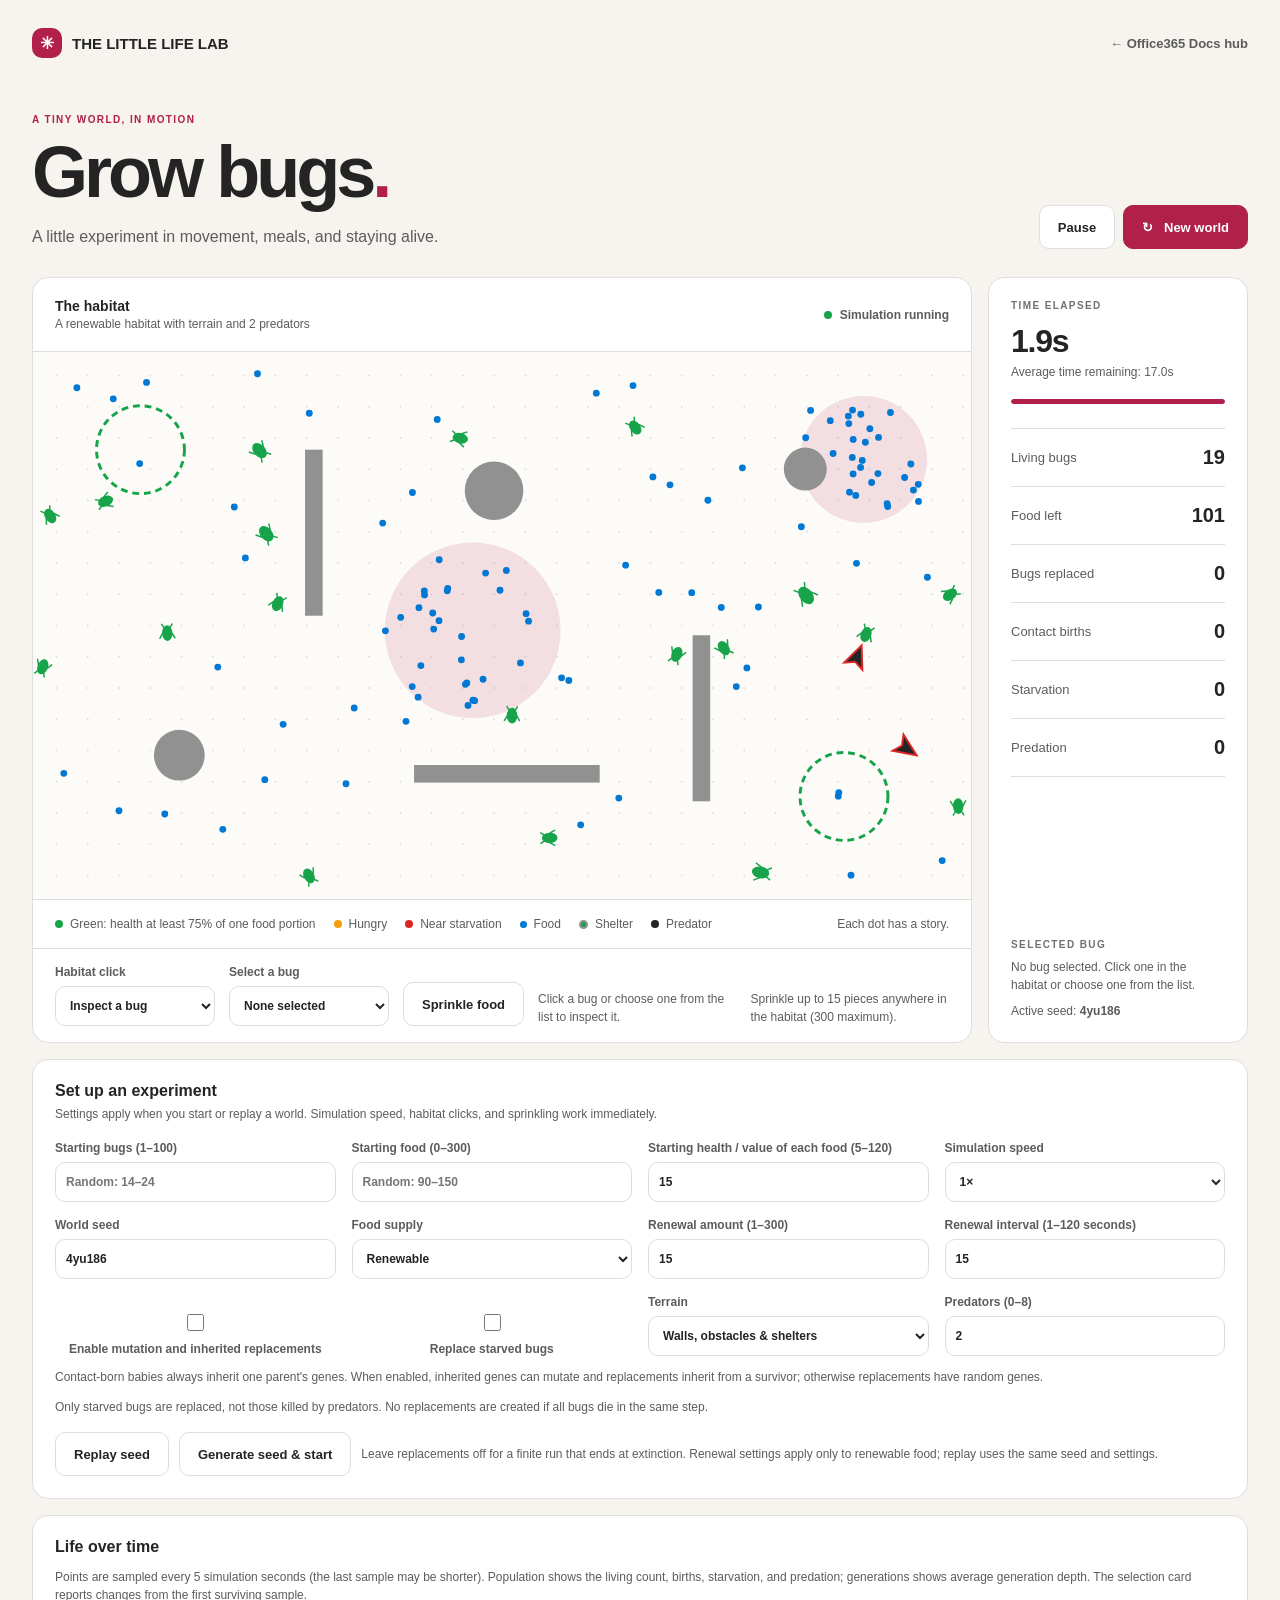
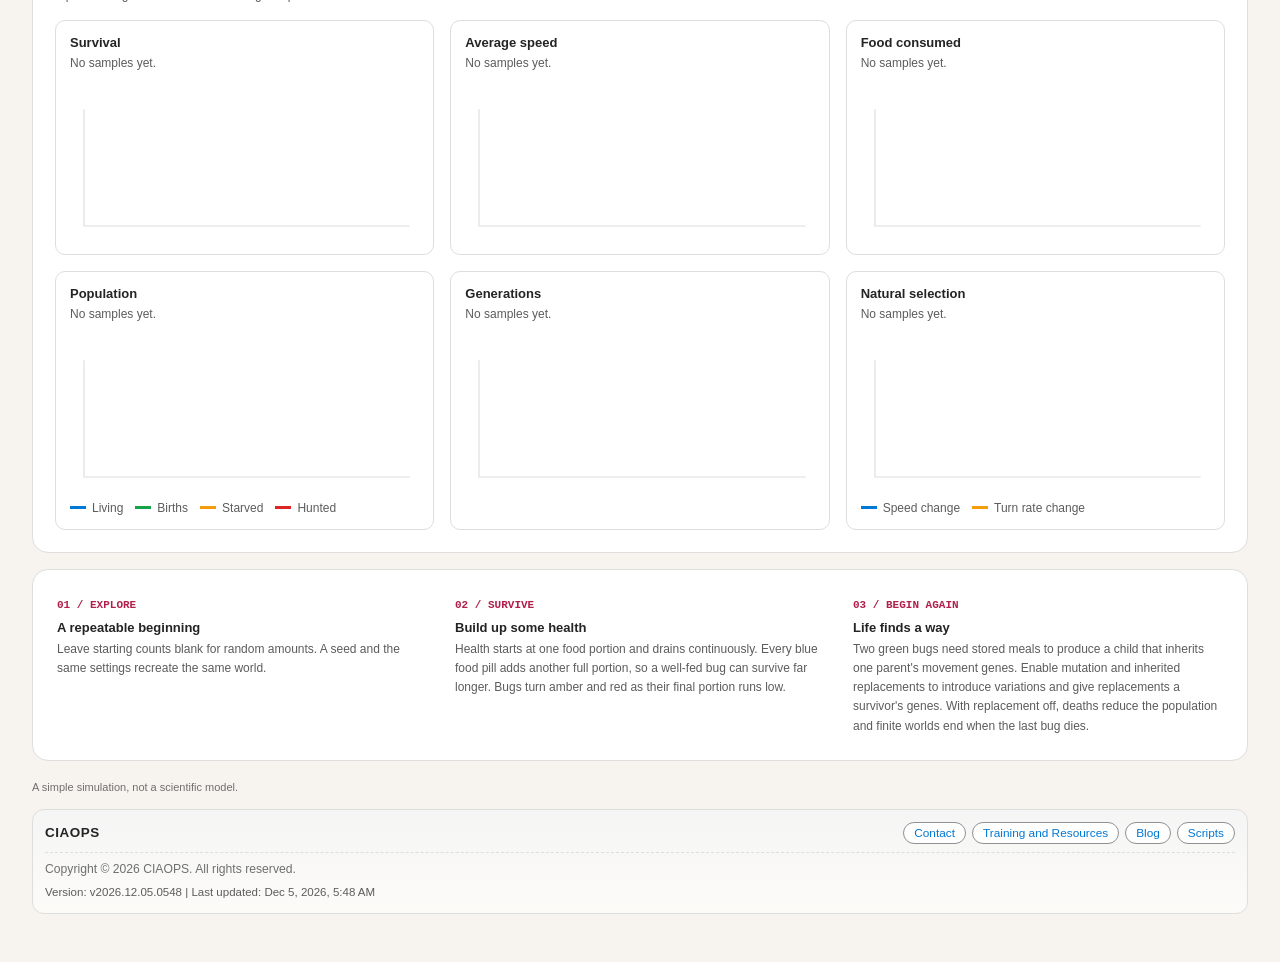
<file: docs/grow-bugs.html>
<!DOCTYPE html>
<html lang="en">
<head>
  <meta charset="utf-8">
  <meta name="viewport" content="width=device-width, initial-scale=1">
  <title>Grow bugs | A little life simulation</title>
  <meta name="description" content="Watch bugs explore, find food, reproduce, and evolve in a configurable, seeded habitat.">
  <link rel="canonical" href="https://directorcia.github.io/Office365/grow-bugs.html">
  <link rel="icon" type="image/svg+xml" href="grow-bugs-icon.svg">
  <meta property="og:type" content="website">
  <meta property="og:title" content="Grow bugs | A little life simulation">
  <meta property="og:description" content="Watch bugs explore, find food, reproduce, and evolve in a configurable, seeded habitat.">
  <meta property="og:url" content="https://directorcia.github.io/Office365/grow-bugs.html">
  <meta property="og:image" content="https://directorcia.github.io/Office365/images/grow-bugs-share.png">
  <meta property="og:image:width" content="1200">
  <meta property="og:image:height" content="630">
  <meta property="og:image:alt" content="Grow bugs: a little life simulation">
  <meta name="twitter:card" content="summary_large_image">
  <meta name="twitter:image" content="https://directorcia.github.io/Office365/images/grow-bugs-share.png">
  <script>
    (() => {
      const param = new URLSearchParams(window.location.search).get("scoutTheme");
      const theme =
        param || (window.matchMedia("(prefers-color-scheme: dark)").matches ? "dark" : "light");
      document.documentElement.setAttribute("data-theme", theme);
    })();
  </script>
  <style>
    :root {
      color-scheme: light;
      --cp-bg: #f7f4ef;
      --cp-bg-elevated: #fcfbf8;
      --cp-surface: #ffffff;
      --cp-surface-soft: #f5f5f5;
      --cp-border: #dedede;
      --cp-border-strong: #919191;
      --cp-text: #242424;
      --cp-text-muted: #5c5c5c;
      --cp-text-soft: #6f6f6f;
      --cp-accent: #b11f4b;
      --cp-accent-hover: #9a1a41;
      --cp-accent-soft: rgba(177, 31, 75, 0.08);
      --cp-accent-fg: #ffffff;
      --cp-success: #16a34a;
      --cp-danger: #dc2626;
      --cp-warning: #f59e0b;
      --cp-link: #0078d4;
      --cp-shadow: 0 18px 48px rgba(0, 0, 0, 0.12);
      --cp-overlay: rgba(255, 255, 255, 0.8);
      --cp-panel: rgba(255, 255, 255, 0.86);
      --cp-panel-strong: rgba(255, 255, 255, 0.96);
      --cp-sheen: rgba(255, 255, 255, 0.55);
      --cp-highlight: rgba(177, 31, 75, 0.12);
    }
    html[data-theme="dark"] {
      color-scheme: dark;
      --cp-bg: #3d3b3a;
      --cp-bg-elevated: #343231;
      --cp-surface: #292929;
      --cp-surface-soft: #2e2e2e;
      --cp-border: #474747;
      --cp-border-strong: #5f5f5f;
      --cp-text: #dedede;
      --cp-text-muted: #919191;
      --cp-text-soft: #b0b0b0;
      --cp-accent: #fd8ea1;
      --cp-accent-hover: #fb7b91;
      --cp-accent-soft: rgba(253, 142, 161, 0.14);
      --cp-accent-fg: #1a1a1a;
      --cp-success: #4ade80;
      --cp-danger: #f87171;
      --cp-warning: #fbbf24;
      --cp-link: #4da6ff;
      --cp-shadow: 0 18px 48px rgba(0, 0, 0, 0.32);
      --cp-overlay: rgba(41, 41, 41, 0.88);
      --cp-panel: rgba(41, 41, 41, 0.72);
      --cp-panel-strong: rgba(41, 41, 41, 0.96);
      --cp-sheen: rgba(255, 255, 255, 0.04);
      --cp-highlight: rgba(253, 142, 161, 0.12);
    }
    * { box-sizing: border-box; }
    body {
      margin: 0;
      background: var(--cp-bg);
      color: var(--cp-text);
      font-family: "Segoe UI", Aptos, Calibri, -apple-system, BlinkMacSystemFont, sans-serif;
    }
    button, a, input, select { font: inherit; }
    a { color: inherit; }
    button:focus-visible, a:focus-visible, input:focus-visible, select:focus-visible, canvas:focus-visible { outline: 3px solid var(--cp-accent); outline-offset: 3px; }
    .shell { max-width: 1280px; margin: auto; padding: 28px 32px 48px; }
    .topbar { display: flex; justify-content: space-between; align-items: center; gap: 20px; }
    .brand { display: flex; align-items: center; gap: 10px; text-decoration: none; font-weight: 700; font-size: 15px; }
    .brand-mark { width: 30px; height: 30px; display: grid; place-items: center; border-radius: 10px; background: var(--cp-accent); color: var(--cp-accent-fg); font-size: 17px; }
    .back { color: var(--cp-text-muted); text-decoration: none; font-size: 13px; font-weight: 600; }
    .back:hover { color: var(--cp-accent); }
    .intro { display: flex; align-items: end; justify-content: space-between; gap: 24px; padding: 56px 0 28px; }
    .eyebrow, .label, .section-label { text-transform: uppercase; letter-spacing: .14em; font-size: 10px; font-weight: 800; }
    .eyebrow { color: var(--cp-accent); margin: 0 0 12px; }
    h1 { margin: 0; font-size: clamp(42px, 6vw, 72px); letter-spacing: -.055em; line-height: .98; font-weight: 700; }
    .intro-copy { color: var(--cp-text-muted); font-size: 16px; max-width: 460px; line-height: 1.6; margin: 16px 0 0; }
    .actions { display: flex; gap: 8px; flex-wrap: wrap; }
    button { min-height: 44px; padding: 0 18px; border: 1px solid var(--cp-border); border-radius: .625rem; cursor: pointer; background: var(--cp-surface); color: var(--cp-text); font-weight: 700; font-size: 13px; }
    button:hover { border-color: var(--cp-border-strong); }
    button.primary { background: var(--cp-accent); color: var(--cp-accent-fg); border-color: var(--cp-accent); }
    button.primary:hover { background: var(--cp-accent-hover); }
    button:disabled { opacity: .5; cursor: not-allowed; }
    .dashboard { display: grid; grid-template-columns: minmax(0, 1fr) 260px; gap: 16px; align-items: stretch; }
    .field-card, .side-card, .notes, .settings, .charts { background: var(--cp-surface); border: 1px solid var(--cp-border); border-radius: 16px; }
    .field-card { overflow: hidden; }
    .field-top { display: flex; justify-content: space-between; gap: 16px; align-items: center; padding: 20px 22px; }
    .field-title { font-size: 14px; font-weight: 700; }
    .field-subtitle { margin-top: 3px; font-size: 12px; color: var(--cp-text-muted); }
    .status { display: inline-flex; gap: 8px; align-items: center; white-space: nowrap; color: var(--cp-text-muted); font-size: 12px; font-weight: 700; }
    .status-dot, .legend-dot { width: 8px; height: 8px; border-radius: 50%; display: inline-block; flex: none; background: var(--cp-success); }
    .status[data-state="paused"] .status-dot { background: var(--cp-warning); }
    .status[data-state="ended"] .status-dot { background: var(--cp-text-muted); }
    .canvas-wrap { position: relative; background: var(--cp-bg-elevated); border-top: 1px solid var(--cp-border); border-bottom: 1px solid var(--cp-border); }
    canvas { display: block; width: 100%; aspect-ratio: 960 / 560; }
    .field-footer { display: flex; justify-content: space-between; gap: 12px; flex-wrap: wrap; padding: 17px 22px; color: var(--cp-text-muted); font-size: 12px; }
    .legend { display: flex; align-items: center; gap: 18px; flex-wrap: wrap; }
    .legend-item { display: inline-flex; align-items: center; gap: 7px; }
    .legend-dot.fed { background: var(--cp-success); }
    .legend-dot.hungry { background: var(--cp-warning); }
    .legend-dot.starving { background: var(--cp-danger); }
    .legend-dot.food { background: var(--cp-link); width: 7px; height: 7px; }
    .legend-dot.shelter { background: var(--cp-success); border: 2px solid var(--cp-border-strong); width: 9px; height: 9px; }
    .legend-dot.predator { background: var(--cp-text); }
    .side-card { padding: 22px; display: flex; flex-direction: column; }
    .section-label { color: var(--cp-text-soft); margin: 0; }
    .elapsed-number { font-size: 32px; font-weight: 700; letter-spacing: -.04em; margin: 12px 0 3px; font-variant-numeric: tabular-nums; }
    .small { color: var(--cp-text-muted); font-size: 12px; line-height: 1.5; }
    .progress { height: 5px; background: var(--cp-surface-soft); border-radius: 10px; margin: 18px 0 24px; overflow: hidden; }
    .progress span { display: block; height: 100%; width: 100%; background: var(--cp-accent); border-radius: inherit; }
    .stats { border-top: 1px solid var(--cp-border); }
    .stat { display: flex; justify-content: space-between; align-items: center; border-bottom: 1px solid var(--cp-border); padding: 17px 0; font-size: 13px; color: var(--cp-text-muted); }
    .stat strong { color: var(--cp-text); font-size: 20px; font-variant-numeric: tabular-nums; }
    .side-foot { margin-top: auto; padding-top: 24px; }
    .side-foot p { margin: 8px 0 0; }
    .world-seed { overflow-wrap: anywhere; }
    .settings, .charts { margin-top: 16px; padding: 22px; }
    .section-heading { font-size: 16px; font-weight: 700; margin: 0 0 5px; }
    .settings-intro { margin: 0 0 18px; }
    .settings-grid { display: grid; grid-template-columns: repeat(4, minmax(0, 1fr)); gap: 16px; }
    .control { display: flex; flex-direction: column; gap: 7px; color: var(--cp-text-muted); font-size: 12px; font-weight: 700; }
    .control input, .control select { min-width: 0; width: 100%; height: 40px; padding: 0 10px; border: 1px solid var(--cp-border); border-radius: .625rem; background: var(--cp-surface); color: var(--cp-text); }
    .control input:disabled { background: var(--cp-surface-soft); color: var(--cp-text-soft); cursor: not-allowed; }
    .control input[type="checkbox"] { width: 17px; height: 17px; accent-color: var(--cp-accent); }
    .check { display: flex; align-items: center; gap: 8px; align-self: end; min-height: 40px; }
    .check input { flex: none; }
    .settings-help { margin: 12px 0 0; }
    .settings-actions { display: flex; align-items: center; gap: 10px; flex-wrap: wrap; margin-top: 16px; }
    .settings-actions .small { margin: 0; }
    .interaction { border-top: 1px solid var(--cp-border); padding: 16px 22px; display: flex; align-items: end; gap: 14px; flex-wrap: wrap; }
    .interaction .control { min-width: 160px; flex: 1; }
    .interaction .small { flex: 2; min-width: 180px; margin: 0; }
    #habitat { cursor: crosshair; }
    .inspector { border-top: 1px solid var(--cp-border); padding: 16px 22px; }
    .inspector p { margin: 8px 0 0; }
    .chart-grid { display: grid; grid-template-columns: repeat(3, minmax(0, 1fr)); gap: 16px; margin-top: 16px; }
    .chart { border: 1px solid var(--cp-border); border-radius: .625rem; padding: 14px; min-width: 0; }
    .chart h3 { font-size: 13px; margin: 0 0 4px; }
    .chart p { margin: 0; min-height: 36px; }
    .chart canvas { aspect-ratio: 300 / 120; margin-top: 10px; }
    .chart-key { display: flex; flex-wrap: wrap; gap: 6px 12px; list-style: none; margin: 10px 0 0; padding: 0; color: var(--cp-text-muted); font-size: 12px; }
    .chart-key li { display: inline-flex; align-items: center; gap: 6px; }
    .chart-key-line { width: 16px; height: 3px; flex: none; background: var(--chart-key-color); }
    .notes { margin-top: 16px; display: grid; grid-template-columns: 1fr 1fr 1fr; gap: 28px; padding: 24px; }
    .note-number { color: var(--cp-accent); font: 700 11px Consolas, "Courier New", Courier, monospace; }
    .note-title { font-weight: 700; font-size: 13px; margin: 8px 0 5px; }
    .note-copy { color: var(--cp-text-muted); font-size: 12px; line-height: 1.6; margin: 0; }
    .bottom { color: var(--cp-text-soft); font-size: 11px; margin-top: 20px; }
    .ciaops-footer { margin-top: 16px; display: grid; gap: 8px; border: 1px solid var(--cp-border); border-radius: 12px; background: linear-gradient(180deg, var(--cp-surface-soft), var(--cp-bg-elevated)); padding: 12px; }
    .ciaops-footer-head { display: flex; align-items: center; justify-content: space-between; gap: 8px; flex-wrap: wrap; }
    .ciaops-footer-title { margin: 0; font-size: 0.84rem; font-weight: 700; letter-spacing: 0.04em; text-transform: uppercase; color: var(--cp-text); }
    .ciaops-footer-links { display: flex; flex-wrap: wrap; gap: 6px; }
    .ciaops-footer-link { display: inline-flex; align-items: center; border: 1px solid var(--cp-border-strong); border-radius: 999px; padding: 3px 10px; font-size: 0.74rem; color: var(--cp-link); background: var(--cp-surface); text-decoration: none; }
    .ciaops-footer-link:hover { border-color: var(--cp-link); background: var(--cp-accent-soft); }
    .ciaops-footer-copy { margin: 0; border-top: 1px dashed var(--cp-border); padding-top: 8px; font-size: 0.76rem; line-height: 1.35; color: var(--cp-text-soft); }
    .ciaops-footer-version { margin: 0; font-size: 0.72rem; line-height: 1.35; color: var(--cp-text-muted); }
    @media (max-width: 800px) {
      .shell { padding: 20px 16px 32px; }
      .intro { padding-top: 42px; align-items: start; flex-direction: column; }
      .dashboard { grid-template-columns: 1fr; }
      .side-card { display: block; }
      .stats { display: grid; grid-template-columns: repeat(3, 1fr); gap: 12px; }
      .stat { display: block; }
      .stat strong { display: block; margin-top: 5px; }
      .side-foot { padding-top: 16px; }
      .notes { gap: 16px; }
      .settings-grid { grid-template-columns: repeat(2, minmax(0, 1fr)); }
      .chart-grid { grid-template-columns: 1fr; }
    }
    @media (max-width: 520px) {
      .notes { grid-template-columns: 1fr; }
      .field-top { padding: 16px; }
      .field-footer { padding: 14px 16px; }
      .legend { gap: 10px; }
    }
  </style>
</head>
<body>
  <main class="shell">
    <header class="topbar">
      <a class="brand" href="index.html"><span class="brand-mark" aria-hidden="true">✳</span> THE LITTLE LIFE LAB</a>
      <a class="back" href="index.html">← Office365 Docs hub</a>
    </header>
    <section class="intro">
      <div>
        <p class="eyebrow">A tiny world, in motion</p>
        <h1>Grow bugs<span style="color: var(--cp-accent)">.</span></h1>
        <p class="intro-copy">A little experiment in movement, meals, and staying alive.</p>
      </div>
      <div class="actions">
        <button id="pause" type="button">Pause</button>
        <button id="restart" class="primary" type="button">↻ &nbsp; New world</button>
      </div>
    </section>

    <div class="dashboard">
      <section class="field-card" aria-label="Bug habitat">
        <div class="field-top">
          <div><div class="field-title">The habitat</div><div class="field-subtitle" id="habitat-description">A small world with a finite food supply</div></div>
          <div id="status" class="status" data-state="running" role="status"><span class="status-dot"></span><span id="status-text">Simulation running</span></div>
        </div>
        <div class="canvas-wrap">
          <canvas id="habitat" width="960" height="560" aria-label="Animated habitat showing bugs moving and eating food"></canvas>
        </div>
        <div class="field-footer">
          <div class="legend">
            <span class="legend-item"><span class="legend-dot fed"></span> Green: health at least 75% of one food portion</span>
            <span class="legend-item"><span class="legend-dot hungry"></span> Hungry</span>
            <span class="legend-item"><span class="legend-dot starving"></span> Near starvation</span>
            <span class="legend-item"><span class="legend-dot food"></span> Food</span>
            <span class="legend-item"><span class="legend-dot shelter"></span> Shelter</span>
            <span class="legend-item"><span class="legend-dot predator"></span> Predator</span>
          </div>
          <span>Each dot has a story.</span>
        </div>
        <div class="interaction">
          <label class="control">Habitat click
            <select id="click-mode"><option value="inspect">Inspect a bug</option><option value="food">Add food</option></select>
          </label>
          <label class="control">Select a bug
            <select id="bug-select"><option value="">None selected</option></select>
          </label>
          <button id="sprinkle" type="button">Sprinkle food</button>
          <p class="small" id="interaction-hint">Click a bug or choose one from the list to inspect it.</p>
          <p class="small" id="sprinkle-status" role="status">Sprinkle up to 15 pieces anywhere in the habitat (300 maximum).</p>
        </div>
      </section>
      <aside class="side-card" aria-label="Simulation statistics">
        <p class="section-label">Time elapsed</p>
        <div class="elapsed-number"><span id="elapsed">0.0</span>s</div>
        <div class="small">Average time remaining: <span id="average-life">15.0</span>s</div>
        <div class="progress" role="progressbar" aria-label="Average bug health relative to one food portion" aria-valuemin="0" aria-valuemax="15" aria-valuenow="15"><span id="progress"></span></div>
        <div class="stats">
          <div class="stat"><span>Living bugs</span><strong id="bugs">0</strong></div>
          <div class="stat"><span>Food left</span><strong id="food">0</strong></div>
          <div class="stat"><span>Bugs replaced</span><strong id="replaced">0</strong></div>
          <div class="stat"><span>Contact births</span><strong id="contact-births">0</strong></div>
          <div class="stat"><span>Starvation</span><strong id="starvation-deaths">0</strong></div>
          <div class="stat"><span>Predation</span><strong id="predation-deaths">0</strong></div>
        </div>
        <div class="side-foot">
          <p class="section-label">Selected bug</p>
          <p class="small" id="inspector" role="status">No bug selected. Click one in the habitat or choose one from the list.</p>
          <p class="small world-seed">Active seed: <strong id="active-seed"></strong></p>
        </div>
      </aside>
    </div>

    <form class="settings" id="settings">
      <h2 class="section-heading">Set up an experiment</h2>
      <p class="small settings-intro">Settings apply when you start or replay a world. Simulation speed, habitat clicks, and sprinkling work immediately.</p>
      <div class="settings-grid">
        <label class="control">Starting bugs (1–100)
          <input id="start-bugs" type="number" min="1" max="100" step="1" placeholder="Random: 14–24">
        </label>
        <label class="control">Starting food (0–300)
          <input id="start-food" type="number" min="0" max="300" step="1" placeholder="Random: 90–150">
        </label>
        <label class="control">Starting health / value of each food (5–120)
          <input id="bug-lifetime" type="number" min="5" max="120" step="1" value="15" required>
        </label>
        <label class="control">Simulation speed
          <select id="sim-speed"><option value="1">1×</option><option value="2">2×</option><option value="4">4×</option><option value="8">8×</option></select>
        </label>
        <label class="control">World seed
          <input id="seed" type="text" maxlength="80" required>
        </label>
        <label class="control">Food supply
          <select id="food-mode"><option value="renewable">Renewable</option><option value="finite">Finite</option></select>
        </label>
        <label class="control">Renewal amount (1–300)
          <input id="renewal-amount" type="number" min="1" max="300" step="1" value="15" required>
        </label>
        <label class="control">Renewal interval (1–120 seconds)
          <input id="renewal-interval" type="number" min="1" max="120" step="1" value="15" required>
        </label>
        <label class="control check"><input id="evolution" type="checkbox" aria-describedby="evolution-help"> Enable mutation and inherited replacements</label>
        <label class="control check"><input id="replace-starved" type="checkbox" aria-describedby="replacement-help"> Replace starved bugs</label>
        <label class="control">Terrain
          <select id="terrain-mode"><option value="mixed">Walls, obstacles & shelters</option><option value="open">Open habitat</option></select>
        </label>
        <label class="control">Predators (0–8)
          <input id="predator-count" type="number" min="0" max="8" step="1" value="2" required>
        </label>
      </div>
      <p class="small settings-help" id="evolution-help">Contact-born babies always inherit one parent's genes. When enabled, inherited genes can mutate and replacements inherit from a survivor; otherwise replacements have random genes.</p>
      <p class="small settings-help" id="replacement-help">Only starved bugs are replaced, not those killed by predators. No replacements are created if all bugs die in the same step.</p>
      <div class="settings-actions">
        <button type="submit">Replay seed</button>
        <button id="new-seed" type="button">Generate seed &amp; start</button>
        <p class="small">Leave replacements off for a finite run that ends at extinction. Renewal settings apply only to renewable food; replay uses the same seed and settings.</p>
      </div>
    </form>

    <section class="charts" aria-label="Simulation statistics over time">
      <h2 class="section-heading">Life over time</h2>
      <p class="small">Points are sampled every 5 simulation seconds (the last sample may be shorter). Population shows the living count, births, starvation, and predation; generations shows average generation depth. The selection card reports changes from the first surviving sample.</p>
      <div class="chart-grid">
        <article class="chart"><h3>Survival</h3><p class="small" id="survival-summary">No samples yet.</p><canvas id="survival-chart" width="300" height="120" role="img" aria-label="Survival percentage over time"></canvas></article>
        <article class="chart"><h3>Average speed</h3><p class="small" id="speed-summary">No samples yet.</p><canvas id="speed-chart" width="300" height="120" role="img" aria-label="Average speed of living bugs over time"></canvas></article>
        <article class="chart"><h3>Food consumed</h3><p class="small" id="food-summary">No samples yet.</p><canvas id="food-chart" width="300" height="120" role="img" aria-label="Food consumed over time"></canvas></article>
        <article class="chart">
          <h3>Population</h3><p class="small" id="population-summary">No samples yet.</p>
          <canvas id="population-chart" width="300" height="120" role="img" aria-label="Population, births, starvation, and predation over time"></canvas>
          <ul class="chart-key" aria-label="Population chart colour key">
            <li data-series="population"><span class="chart-key-line" style="--chart-key-color: var(--cp-link)" aria-hidden="true"></span>Living</li>
            <li data-series="births"><span class="chart-key-line" style="--chart-key-color: var(--cp-success)" aria-hidden="true"></span>Births</li>
            <li data-series="starvation"><span class="chart-key-line" style="--chart-key-color: var(--cp-warning)" aria-hidden="true"></span>Starved</li>
            <li data-series="predation"><span class="chart-key-line" style="--chart-key-color: var(--cp-danger)" aria-hidden="true"></span>Hunted</li>
          </ul>
        </article>
        <article class="chart"><h3>Generations</h3><p class="small" id="generation-summary">No samples yet.</p><canvas id="generation-chart" width="300" height="120" role="img" aria-label="Average generation over time"></canvas></article>
        <article class="chart">
          <h3>Natural selection</h3><p class="small" id="selection-summary">Collecting trait data.</p>
          <canvas id="selection-chart" width="300" height="120" role="img" aria-label="Change in average speed and turn rate over time"></canvas>
          <ul class="chart-key" aria-label="Natural selection chart colour key">
            <li data-series="speedChange"><span class="chart-key-line" style="--chart-key-color: var(--cp-link)" aria-hidden="true"></span>Speed change</li>
            <li data-series="turnChange"><span class="chart-key-line" style="--chart-key-color: var(--cp-warning)" aria-hidden="true"></span>Turn rate change</li>
          </ul>
        </article>
      </div>
    </section>

    <section class="notes" aria-label="How the simulation works">
      <div><span class="note-number">01 / EXPLORE</span><p class="note-title">A repeatable beginning</p><p class="note-copy">Leave starting counts blank for random amounts. A seed and the same settings recreate the same world.</p></div>
      <div><span class="note-number">02 / SURVIVE</span><p class="note-title">Build up some health</p><p class="note-copy">Health starts at one food portion and drains continuously. Every blue food pill adds another full portion, so a well-fed bug can survive far longer. Bugs turn amber and red as their final portion runs low.</p></div>
      <div><span class="note-number">03 / BEGIN AGAIN</span><p class="note-title">Life finds a way</p><p class="note-copy">Two green bugs need stored meals to produce a child that inherits one parent's movement genes. Enable mutation and inherited replacements to introduce variations and give replacements a survivor's genes. With replacement off, deaths reduce the population and finite worlds end when the last bug dies.</p></div>
    </section>
    <p class="bottom">A simple simulation, not a scientific model.</p>
    <section class="ciaops-footer" aria-label="CIAOPS footer branding">
      <div class="ciaops-footer-head">
        <p class="ciaops-footer-title">CIAOPS</p>
        <nav class="ciaops-footer-links" aria-label="CIAOPS contact and training links">
          <a class="ciaops-footer-link" href="mailto:director@ciaops.com">Contact</a>
          <a class="ciaops-footer-link" href="https://www.ciaopspatron.com/" target="_blank" rel="noopener noreferrer">Training and Resources</a>
          <a class="ciaops-footer-link" href="https://blog.ciaops.com/" target="_blank" rel="noopener noreferrer">Blog</a>
          <a class="ciaops-footer-link" href="https://github.com/directorcia/Office365" target="_blank" rel="noopener noreferrer">Scripts</a>
        </nav>
      </div>
      <p class="ciaops-footer-copy">Copyright © <span id="ciaopsYear"></span> CIAOPS. All rights reserved.</p>
      <p class="ciaops-footer-version" id="footerVersion">Version: loading...</p>
    </section>
  </main>
  <script>
    (() => {
      document.getElementById("ciaopsYear").textContent = String(new Date().getFullYear());
      const lastModifiedValue = new Date(document.lastModified);
      const modifiedDate = Number.isNaN(lastModifiedValue.getTime()) ? new Date() : lastModifiedValue;
      const year = modifiedDate.getFullYear();
      const month = String(modifiedDate.getMonth() + 1).padStart(2, "0");
      const day = String(modifiedDate.getDate()).padStart(2, "0");
      const hours = String(modifiedDate.getHours()).padStart(2, "0");
      const minutes = String(modifiedDate.getMinutes()).padStart(2, "0");
      const versionToken = `v${year}.${month}.${day}.${hours}${minutes}`;
      const formattedDate = modifiedDate.toLocaleString(undefined, { dateStyle: "medium", timeStyle: "short" });
      document.getElementById("footerVersion").textContent = `Version: ${versionToken} | Last updated: ${formattedDate}`;

      const width = 960;
      const height = 560;
      const step = .05;
      const sampleSteps = 100;
      const populationLimit = 100;
      const foodLimit = 300;
      const sprinkleAmount = 15;
      const canvas = document.getElementById("habitat");
      const ctx = canvas.getContext("2d");
      const settings = document.getElementById("settings");
      const pauseButton = document.getElementById("pause");
      const seedInput = document.getElementById("seed");
      const foodMode = document.getElementById("food-mode");
      const clickMode = document.getElementById("click-mode");
      const bugSelect = document.getElementById("bug-select");
      const inspector = document.getElementById("inspector");
      const status = document.getElementById("status");
      const statusText = document.getElementById("status-text");
      const elapsedEl = document.getElementById("elapsed");
      const averageLifeEl = document.getElementById("average-life");
      const bugsEl = document.getElementById("bugs");
      const foodEl = document.getElementById("food");
      const replacedEl = document.getElementById("replaced");
      const contactBirthsEl = document.getElementById("contact-births");
      const starvationDeathsEl = document.getElementById("starvation-deaths");
      const predationDeathsEl = document.getElementById("predation-deaths");
      const progress = document.getElementById("progress");
      const progressBar = progress.parentElement;
      const colors = getComputedStyle(document.documentElement);
      const color = (name) => colors.getPropertyValue(name).trim();
      const rgb = (name) => {
        const hex = color(name);
        return [1, 3, 5].map((index) => parseInt(hex.slice(index, index + 2), 16));
      };
      const fedColor = rgb("--cp-success");
      const hungryColor = rgb("--cp-warning");
      const starvingColor = rgb("--cp-danger");
      function bugColor(lifeFraction) {
        const remaining = Math.max(0, Math.min(1, lifeFraction));
        const from = remaining > .5 ? hungryColor : starvingColor;
        const to = remaining > .5 ? fedColor : hungryColor;
        const blend = remaining > .5 ? Math.min(1, (remaining - .5) * 4) : Math.max(0, (remaining - .1) / .4);
        return `rgb(${from.map((channel, i) => Math.round(channel + (to[i] - channel) * blend)).join(", ")})`;
      }
      let randomValue;
      const random = (min, max) => min + randomValue() * (max - min);
      const randomInt = (min, max) => Math.floor(random(min, max + 1));
      let bugs, food, predators, terrain, elapsedSteps, replaced, contactBirths, starvationDeaths, predationDeaths;
      let activeContacts, state, lastTime, accumulator, birthsSinceSample, starvationSinceSample, predationSinceSample;
      let config, nextId, selectedId, eatenSinceSample, sampleCohort, sampleStartCount, history, baselineTraits;

      function seededRandom(seed) {
        let value = 2166136261;
        for (let i = 0; i < seed.length; i++) {
          value = Math.imul(value ^ seed.charCodeAt(i), 16777619);
        }
        return () => {
          value = (value + 0x6d2b79f5) | 0;
          let result = Math.imul(value ^ value >>> 15, 1 | value);
          result ^= result + Math.imul(result ^ result >>> 7, 61 | result);
          return ((result ^ result >>> 14) >>> 0) / 4294967296;
        };
      }

      function generateSeed() {
        return Math.floor(Math.random() * 4294967296).toString(36);
      }

      function resizeCanvas(element, context, logicalWidth, logicalHeight) {
        const bounds = element.getBoundingClientRect();
        if (!bounds.width || !bounds.height) return;
        const pixelRatio = window.devicePixelRatio || 1;
        const pixelWidth = Math.max(1, Math.round(bounds.width * pixelRatio));
        const pixelHeight = Math.max(1, Math.round(bounds.height * pixelRatio));
        if (element.width !== pixelWidth) element.width = pixelWidth;
        if (element.height !== pixelHeight) element.height = pixelHeight;
        context.setTransform(pixelWidth / logicalWidth, 0, 0, pixelHeight / logicalHeight, 0, 0);
      }

      function updateRenewalControls() {
        const disabled = foodMode.value !== "renewable";
        document.getElementById("renewal-amount").disabled = disabled;
        document.getElementById("renewal-interval").disabled = disabled;
      }

      function pointInCircle(x, y, circle, margin = 0) {
        return Math.hypot(x - circle.x, y - circle.y) < circle.r + margin;
      }

      function pointInRect(x, y, rect, margin = 0) {
        const nearestX = Math.max(rect.x, Math.min(x, rect.x + rect.w));
        const nearestY = Math.max(rect.y, Math.min(y, rect.y + rect.h));
        return Math.hypot(x - nearestX, y - nearestY) < margin;
      }

      function isBlocked(x, y, radius) {
        return terrain.walls.some((rect) => pointInRect(x, y, rect, radius))
          || terrain.obstacles.some((circle) => pointInCircle(x, y, circle, radius));
      }

      function inShelter(bug) {
        return terrain.shelters.some((shelter) => pointInCircle(bug.x, bug.y, shelter));
      }

      function randomPoint(radius = 12) {
        for (let attempt = 0; attempt < 80; attempt++) {
          const point = { x: random(16, width - 16), y: random(16, height - 16) };
          if (!isBlocked(point.x, point.y, radius)) return point;
        }
        return { x: 24, y: 24 };
      }

      function buildTerrain() {
        if (document.getElementById("terrain-mode").value === "open") {
          return { walls: [], obstacles: [], shelters: [], foodZones: [] };
        }
        const walls = [
          { x: 265 + random(-18, 18), y: 100, w: 18, h: 170 },
          { x: 665 + random(-18, 18), y: 290, w: 18, h: 170 },
          { x: 390, y: 420 + random(-12, 12), w: 190, h: 18 }
        ];
        const obstacles = [
          { x: 485 + random(-20, 20), y: 145 + random(-15, 15), r: 30 },
          { x: 155 + random(-15, 15), y: 405 + random(-12, 12), r: 26 },
          { x: 795 + random(-15, 15), y: 125 + random(-12, 12), r: 22 }
        ];
        const shelters = [
          { x: 110, y: 100, r: 45 },
          { x: 830, y: 455, r: 45 }
        ];
        const foodZones = [
          { x: 450, y: 285, r: 90 },
          { x: 850, y: 110, r: 65 }
        ];
        return { walls, obstacles, shelters, foodZones };
      }

      function newBug(parent) {
        const spawn = randomPoint(13);
        const angle = random(0, Math.PI * 2);
        const speedMutation = parent && config.evolution ? random(.9, 1.1) : 1;
        const turnMutation = parent && config.evolution ? random(.9, 1.1) : 1;
        const speed = parent ? Math.max(12, Math.min(110, parent.genes.speed * speedMutation)) : random(24, 76);
        const turnSpeed = parent ? Math.max(.15, Math.min(3.5, parent.genes.turnSpeed * turnMutation)) : random(.35, 2.4);
        return {
          id: nextId++,
          parentId: parent ? parent.id : null,
          x: spawn.x, y: spawn.y,
          angle,
          speed,
          turnSpeed,
          genes: { speed, turnSpeed },
          turnDirection: randomValue() < .5 ? -1 : 1,
          turnTimer: random(.4, 2.5), life: config.lifetime, meals: 0, birthEnergy: 0,
          generation: parent ? parent.generation + 1 : 1
        };
      }

      const bugRadius = (bug) => 8 + Math.min(bug.meals, 5);
      const isGreen = (bug) => bug.life + .000001 >= config.lifetime * .75;
      const canBreed = (bug) => isGreen(bug) && bug.birthEnergy > 0;
      const contactKey = (a, b) => a.id < b.id ? `${a.id}:${b.id}` : `${b.id}:${a.id}`;
      const touching = (a, b) => Math.hypot(a.x - b.x, a.y - b.y) <= bugRadius(a) + bugRadius(b);

      function addRandomFood(count) {
        const before = food.length;
        for (let i = 0; i < count && food.length < foodLimit; i++) {
          let point;
          if (terrain.foodZones.length && randomValue() < .55) {
            const zone = terrain.foodZones[randomInt(0, terrain.foodZones.length - 1)];
            const angle = random(0, Math.PI * 2);
            const distance = Math.sqrt(randomValue()) * zone.r;
            point = { x: zone.x + Math.cos(angle) * distance, y: zone.y + Math.sin(angle) * distance };
            if (isBlocked(point.x, point.y, 5)) point = randomPoint(5);
          } else point = randomPoint(5);
          food.push(point);
        }
        return food.length - before;
      }

      function newPredators() {
        return Array.from({ length: config.predatorCount }, (_, index) => {
          const point = randomPoint(22);
          return { id: index + 1, x: point.x, y: point.y, angle: random(0, Math.PI * 2), speed: random(38, 58), turnSpeed: random(.7, 1.4) };
        });
      }

      function updateInteractionHint() {
        document.getElementById("interaction-hint").textContent = clickMode.value === "food"
          ? `Click the habitat to add food (up to 300 pieces).${state === "ended" ? " An ended world cannot be revived." : ""}`
          : "Click a bug or choose one from the list to inspect it.";
      }

      function newWorld(generateNewSeed = false) {
        if (!settings.reportValidity()) return;
        if (generateNewSeed) seedInput.value = generateSeed();
        config = {
          lifetime: Number(document.getElementById("bug-lifetime").value),
          renewable: foodMode.value === "renewable",
          renewalAmount: Number(document.getElementById("renewal-amount").value),
          renewalSteps: Math.round(Number(document.getElementById("renewal-interval").value) / step),
          evolution: document.getElementById("evolution").checked,
          replaceStarved: document.getElementById("replace-starved").checked,
          predatorCount: Number(document.getElementById("predator-count").value)
        };
        randomValue = seededRandom(seedInput.value);
        const bugInput = document.getElementById("start-bugs").value;
        const foodInput = document.getElementById("start-food").value;
        const bugCount = bugInput === "" ? randomInt(14, 24) : Number(bugInput);
        const foodCount = foodInput === "" ? randomInt(90, 150) : Number(foodInput);
        terrain = buildTerrain();
        nextId = 1;
        bugs = Array.from({ length: bugCount }, () => newBug());
        food = [];
        addRandomFood(foodCount);
        elapsedSteps = 0;
        replaced = 0;
        contactBirths = 0;
        starvationDeaths = 0;
        predationDeaths = 0;
        activeContacts = new Set();
        selectedId = null;
        eatenSinceSample = 0;
        birthsSinceSample = 0;
        starvationSinceSample = 0;
        predationSinceSample = 0;
        sampleCohort = new Set(bugs.map((bug) => bug.id));
        sampleStartCount = bugs.length;
        history = [];
        baselineTraits = null;
        predators = newPredators();
        state = "running";
        lastTime = null;
        accumulator = 0;
        progressBar.setAttribute("aria-valuemax", config.lifetime);
        document.getElementById("active-seed").textContent = seedInput.value;
        const terrainLabel = terrain.walls.length ? " with terrain" : "";
        document.getElementById("habitat-description").textContent = `${config.renewable ? "A renewable" : "A finite"} habitat${terrainLabel}${predators.length ? ` and ${predators.length} predator${predators.length === 1 ? "" : "s"}` : ""}`;
        document.getElementById("sprinkle-status").textContent = "Sprinkle up to 15 pieces anywhere in the habitat (300 maximum).";
        updateInteractionHint();
        refreshBugSelect();
        updateUI();
        draw();
        drawCharts();
      }

      function refreshBugSelect() {
        const options = [new Option("None selected", "")];
        for (const bug of bugs) {
          options.push(new Option(`Bug #${bug.id} · Gen ${bug.generation} · Speed ${bug.genes.speed.toFixed(1)} units/s · Turn ${bug.genes.turnSpeed.toFixed(2)} rad/s`, String(bug.id)));
        }
        bugSelect.replaceChildren(...options);
        bugSelect.value = selectedId === null ? "" : String(selectedId);
      }

      function updateInspector() {
        const bug = bugs.find((item) => item.id === selectedId);
        const text = bug
          ? `Bug #${bug.id} · ${bug.parentId === null ? "Random origin" : `Parent #${bug.parentId}`} · Generation ${bug.generation} · Speed gene ${bug.genes.speed.toFixed(1)} units/s · Turn gene ${bug.genes.turnSpeed.toFixed(2)} rad/s · Meals ${bug.meals} · Birth energy ${bug.birthEnergy} · Health ${Math.max(0, bug.life).toFixed(1)}`
          : "No bug selected. Click one in the habitat or choose one from the list.";
        if (inspector.textContent !== text) inspector.textContent = text;
      }

      function updateUI() {
        const averageLife = bugs.length ? bugs.reduce((sum, bug) => sum + bug.life, 0) / bugs.length : 0;
        elapsedEl.textContent = (elapsedSteps * step).toFixed(1);
        averageLifeEl.textContent = averageLife.toFixed(1);
        bugsEl.textContent = bugs.length;
        foodEl.textContent = food.length;
        replacedEl.textContent = replaced;
        contactBirthsEl.textContent = contactBirths;
        starvationDeathsEl.textContent = starvationDeaths;
        predationDeathsEl.textContent = predationDeaths;
        progress.style.width = `${Math.min(100, averageLife / config.lifetime * 100)}%`;
        progressBar.setAttribute("aria-valuemax", Math.max(config.lifetime, averageLife).toFixed(1));
        progressBar.setAttribute("aria-valuenow", averageLife.toFixed(1));
        status.dataset.state = state;
        statusText.textContent = state === "running" ? "Simulation running" : state === "paused" ? "Simulation paused" : "No bugs survived";
        pauseButton.textContent = state === "paused" ? "Resume" : "Pause";
        pauseButton.disabled = state === "ended";
        updateInspector();
      }

      function recordSample() {
        const averageSpeed = bugs.length ? bugs.reduce((sum, bug) => sum + bug.speed, 0) / bugs.length : null;
        const averageTurn = bugs.length ? bugs.reduce((sum, bug) => sum + bug.turnSpeed, 0) / bugs.length : null;
        const averageGeneration = bugs.length ? bugs.reduce((sum, bug) => sum + bug.generation, 0) / bugs.length : 0;
        if (!baselineTraits && averageSpeed !== null) baselineTraits = { speed: averageSpeed, turn: averageTurn };
        history.push({
          time: elapsedSteps * step,
          survival: sampleStartCount ? sampleCohort.size / sampleStartCount * 100 : 0,
          speed: averageSpeed,
          turn: averageTurn,
          generation: averageGeneration,
          population: bugs.length,
          births: birthsSinceSample,
          starvation: starvationSinceSample,
          predation: predationSinceSample,
          speedChange: baselineTraits ? (averageSpeed - baselineTraits.speed) / baselineTraits.speed * 100 : 0,
          turnChange: baselineTraits ? (averageTurn - baselineTraits.turn) / baselineTraits.turn * 100 : 0,
          food: eatenSinceSample
        });
        if (history.length > 120) history.shift();
        sampleCohort = new Set(bugs.map((bug) => bug.id));
        sampleStartCount = bugs.length;
        eatenSinceSample = 0;
        birthsSinceSample = 0;
        starvationSinceSample = 0;
        predationSinceSample = 0;
        drawCharts();
      }

      function update(dt) {
        const newbornIds = new Set();
        for (const bug of bugs) {
          bug.life -= dt;
          bug.turnTimer -= dt;
          let nearestPredator = null;
          let predatorDistance = Infinity;
          for (const predator of predators) {
            const distance = Math.hypot(predator.x - bug.x, predator.y - bug.y);
            if (distance < predatorDistance) { nearestPredator = predator; predatorDistance = distance; }
          }
          if (bug.turnTimer <= 0) {
            bug.turnDirection = randomValue() < .5 ? -1 : 1;
            bug.turnTimer = random(.4, 2.5);
          }
          bug.angle += bug.turnDirection * bug.turnSpeed * dt;
          if (nearestPredator && predatorDistance < 120 && !inShelter(bug)) {
            const escapeAngle = Math.atan2(bug.y - nearestPredator.y, bug.x - nearestPredator.x);
            const difference = Math.atan2(Math.sin(escapeAngle - bug.angle), Math.cos(escapeAngle - bug.angle));
            bug.angle += Math.max(-bug.turnSpeed * dt * 3, Math.min(bug.turnSpeed * dt * 3, difference));
          }
          const oldX = bug.x;
          const oldY = bug.y;
          bug.x += Math.cos(bug.angle) * bug.speed * dt;
          bug.y += Math.sin(bug.angle) * bug.speed * dt;
          if (isBlocked(bug.x, bug.y, bugRadius(bug))) {
            bug.x = oldX;
            bug.y = oldY;
            bug.angle += Math.PI * random(.65, 1.35);
          }
          if (bug.x < 8 || bug.x > width - 8) {
            bug.x = Math.max(8, Math.min(width - 8, bug.x));
            bug.angle = Math.PI - bug.angle;
          }
          if (bug.y < 8 || bug.y > height - 8) {
            bug.y = Math.max(8, Math.min(height - 8, bug.y));
            bug.angle = -bug.angle;
          }
          const radius = bugRadius(bug);
          for (let i = food.length - 1; i >= 0; i--) {
            if (Math.hypot(bug.x - food[i].x, bug.y - food[i].y) < radius + 3) {
              food.splice(i, 1);
              bug.life += config.lifetime;
              bug.meals += 1;
              bug.birthEnergy += 1;
              eatenSinceSample += 1;
            }
          }
        }
        for (const predator of predators) {
          let target = null;
          let targetDistance = Infinity;
          for (const bug of bugs) {
            if (inShelter(bug)) continue;
            const distance = Math.hypot(bug.x - predator.x, bug.y - predator.y);
            if (distance < targetDistance) { target = bug; targetDistance = distance; }
          }
          const desired = target ? Math.atan2(target.y - predator.y, target.x - predator.x) : predator.angle;
          const difference = Math.atan2(Math.sin(desired - predator.angle), Math.cos(desired - predator.angle));
          predator.angle += Math.max(-predator.turnSpeed * dt, Math.min(predator.turnSpeed * dt, difference));
          const oldX = predator.x;
          const oldY = predator.y;
          predator.x += Math.cos(predator.angle) * predator.speed * dt;
          predator.y += Math.sin(predator.angle) * predator.speed * dt;
          if (isBlocked(predator.x, predator.y, 10)) {
            predator.x = oldX;
            predator.y = oldY;
            predator.angle += Math.PI * random(.65, 1.35);
          }
          if (predator.x < 12 || predator.x > width - 12) {
            predator.x = Math.max(12, Math.min(width - 12, predator.x));
            predator.angle = Math.PI - predator.angle;
          }
          if (predator.y < 12 || predator.y > height - 12) {
            predator.y = Math.max(12, Math.min(height - 12, predator.y));
            predator.angle = -predator.angle;
          }
        }
        elapsedSteps += 1;
        const starved = bugs.filter((bug) => bug.life <= .000001);
        const hunted = bugs.filter((bug) => bug.life > .000001 && !inShelter(bug)
          && predators.some((predator) => Math.hypot(predator.x - bug.x, predator.y - bug.y) <= bugRadius(bug) + 10));
        const deadIds = new Set([...starved, ...hunted].map((bug) => bug.id));
        const survivors = bugs.filter((bug) => !deadIds.has(bug.id));
        const lost = deadIds.size;
        if (lost) {
          for (const id of deadIds) sampleCohort.delete(id);
          starvationDeaths += starved.length;
          predationDeaths += hunted.length;
          starvationSinceSample += starved.length;
          predationSinceSample += hunted.length;
          if (!survivors.length) {
            bugs = [];
            selectedId = null;
            state = "ended";
            updateInteractionHint();
          } else {
            const replacementCount = config.replaceStarved ? starved.length : 0;
            const replacements = Array.from({ length: replacementCount }, () => newBug(config.evolution ? survivors[randomInt(0, survivors.length - 1)] : null));
            replacements.forEach((bug) => newbornIds.add(bug.id));
            replaced += replacementCount;
            bugs = survivors.concat(replacements);
            if (!survivors.some((bug) => bug.id === selectedId)) selectedId = null;
          }
        }
        let births = 0;
        if (state === "running") {
          const currentContacts = new Set();
          const encounters = [];
          for (let i = 0; i < bugs.length; i++) {
            for (let j = i + 1; j < bugs.length; j++) {
              const a = bugs[i];
              const b = bugs[j];
              if (!touching(a, b)) continue;
              const key = contactKey(a, b);
              currentContacts.add(key);
              if (!activeContacts.has(key) && !newbornIds.has(a.id) && !newbornIds.has(b.id) && canBreed(a) && canBreed(b)) encounters.push([a, b]);
            }
          }
          for (const [a, b] of encounters) {
            if (bugs.length >= populationLimit) break;
            const parent = randomValue() < .5 ? a : b;
            a.birthEnergy -= 1;
            b.birthEnergy -= 1;
            const child = newBug(parent);
            child.x = (a.x + b.x) / 2;
            child.y = (a.y + b.y) / 2;
            for (const bug of bugs) {
              if (touching(child, bug)) currentContacts.add(contactKey(child, bug));
            }
            bugs.push(child);
            births += 1;
            contactBirths += 1;
            birthsSinceSample += 1;
          }
          activeContacts = currentContacts;
          if (config.renewable && elapsedSteps % config.renewalSteps === 0) addRandomFood(config.renewalAmount);
        }
        if (lost || births) refreshBugSelect();
        if (elapsedSteps % sampleSteps === 0 || state === "ended") recordSample();
      }

      function drawCharts() {
        const charts = [
          { id: "survival", unit: "%", maximum: 100, series: [{ key: "survival", color: "--cp-accent" }] },
          { id: "speed", unit: " units/s", series: [{ key: "speed", color: "--cp-accent" }] },
          { id: "food", unit: " pieces", series: [{ key: "food", color: "--cp-accent" }] },
          { id: "population", unit: "", series: [
            { key: "population", color: "--cp-link" },
            { key: "births", color: "--cp-success" },
            { key: "starvation", color: "--cp-warning" },
            { key: "predation", color: "--cp-danger" }
          ] },
          { id: "generation", unit: " gen", series: [{ key: "generation", color: "--cp-accent" }] },
          { id: "selection", unit: "% change", series: [
            { key: "speedChange", color: "--cp-link" },
            { key: "turnChange", color: "--cp-warning" }
          ], signed: true }
        ];
        for (const chart of charts) {
          const element = document.getElementById(`${chart.id}-chart`);
          const graph = element.getContext("2d");
          const summary = document.getElementById(`${chart.id}-summary`);
          resizeCanvas(element, graph, 300, 120);
          graph.clearRect(0, 0, 300, 120);
          graph.strokeStyle = color("--cp-border");
          graph.lineWidth = 1;
          graph.beginPath(); graph.moveTo(12, 8); graph.lineTo(12, 108); graph.lineTo(292, 108); graph.stroke();
          if (!history.length) {
            summary.textContent = "No samples yet.";
            element.setAttribute("aria-label", `${chart.id} over time. No samples yet.`);
            continue;
          }
          const latest = history[history.length - 1];
          const values = history.flatMap((item) => chart.series.map((series) => item[series.key])).filter((value) => value !== null);
          const maxValue = chart.maximum || Math.max(1, ...values);
          const minValue = chart.signed ? Math.min(0, ...values) : 0;
          const range = maxValue - minValue || 1;
          const display = chart.series.map((series) => {
            const value = latest[series.key];
            return value === null ? "n/a" : `${value.toFixed(chart.unit === "" || chart.unit === " pieces" ? 0 : 1)}${chart.unit}`;
          }).join(" · ");
          summary.textContent = chart.id === "population"
            ? `At ${latest.time.toFixed(1)}s: ${latest.population} alive · ${latest.births} births · ${latest.starvation} starved · ${latest.predation} hunted`
            : chart.id === "selection"
              ? `At ${latest.time.toFixed(1)}s: speed ${latest.speedChange.toFixed(1)}% · turning ${latest.turnChange.toFixed(1)}%`
              : `At ${latest.time.toFixed(1)}s: ${display} · scale ${minValue.toFixed(0)}–${maxValue.toFixed(chart.unit === " units/s" ? 1 : 0)}${chart.unit}`;
          element.setAttribute("aria-label", `${chart.id} over time. ${summary.textContent}`);
          if (chart.signed) {
            graph.strokeStyle = color("--cp-border-strong");
            graph.setLineDash([3, 3]);
            const zeroY = 108 - (0 - minValue) / range * 96;
            graph.beginPath(); graph.moveTo(12, zeroY); graph.lineTo(292, zeroY); graph.stroke();
            graph.setLineDash([]);
          }
          for (const series of chart.series) {
            graph.strokeStyle = color(series.color);
            graph.fillStyle = color(series.color);
            graph.lineWidth = 2;
            graph.beginPath();
            let started = false;
            history.forEach((item, index) => {
              if (item[series.key] === null) { started = false; return; }
              const x = history.length === 1 ? 12 : 12 + index * 280 / (history.length - 1);
              const y = 108 - (item[series.key] - minValue) / range * 96;
              if (started) graph.lineTo(x, y); else graph.moveTo(x, y);
              started = true;
            });
            graph.stroke();
            history.forEach((item, index) => {
              if (item[series.key] === null) return;
              const x = history.length === 1 ? 12 : 12 + index * 280 / (history.length - 1);
              const y = 108 - (item[series.key] - minValue) / range * 96;
              graph.beginPath(); graph.arc(x, y, 2.5, 0, Math.PI * 2); graph.fill();
            });
          }
        }
      }

      function draw() {
        resizeCanvas(canvas, ctx, width, height);
        ctx.clearRect(0, 0, width, height);
        ctx.fillStyle = color("--cp-border");
        for (let x = 24; x < width; x += 32) {
          for (let y = 24; y < height; y += 32) {
            ctx.beginPath(); ctx.arc(x, y, 1, 0, Math.PI * 2); ctx.fill();
          }
        }
        ctx.fillStyle = color("--cp-highlight");
        for (const zone of terrain.foodZones) {
          ctx.beginPath(); ctx.arc(zone.x, zone.y, zone.r, 0, Math.PI * 2); ctx.fill();
        }
        ctx.fillStyle = color("--cp-border-strong");
        for (const wall of terrain.walls) ctx.fillRect(wall.x, wall.y, wall.w, wall.h);
        for (const obstacle of terrain.obstacles) {
          ctx.beginPath(); ctx.arc(obstacle.x, obstacle.y, obstacle.r, 0, Math.PI * 2); ctx.fill();
        }
        ctx.strokeStyle = color("--cp-success");
        ctx.lineWidth = 3;
        ctx.setLineDash([7, 5]);
        for (const shelter of terrain.shelters) {
          ctx.beginPath(); ctx.arc(shelter.x, shelter.y, shelter.r, 0, Math.PI * 2); ctx.stroke();
        }
        ctx.setLineDash([]);
        ctx.fillStyle = color("--cp-link");
        for (const piece of food) {
          ctx.beginPath(); ctx.arc(piece.x, piece.y, 3.5, 0, Math.PI * 2); ctx.fill();
        }
        for (const bug of bugs) {
          const size = bugRadius(bug);
          ctx.save();
          ctx.translate(bug.x, bug.y);
          if (bug.id === selectedId) {
            ctx.strokeStyle = color("--cp-accent");
            ctx.lineWidth = 2;
            ctx.beginPath(); ctx.arc(0, 0, size + 6, 0, Math.PI * 2); ctx.stroke();
          }
          ctx.rotate(bug.angle);
          ctx.strokeStyle = bugColor(bug.life / config.lifetime);
          ctx.fillStyle = ctx.strokeStyle;
          ctx.lineWidth = 1.5;
          ctx.beginPath();
          ctx.moveTo(0, -size * .6); ctx.lineTo(-size * .7, -size);
          ctx.moveTo(0, size * .6); ctx.lineTo(-size * .7, size);
          ctx.moveTo(size * .55, -size * .3); ctx.lineTo(size * 1.2, -size * .7);
          ctx.moveTo(size * .55, size * .3); ctx.lineTo(size * 1.2, size * .7);
          ctx.stroke();
          ctx.beginPath(); ctx.ellipse(0, 0, size, size * .67, 0, 0, Math.PI * 2); ctx.fill();
          ctx.restore();
        }
        for (const predator of predators) {
          ctx.save();
          ctx.translate(predator.x, predator.y);
          ctx.rotate(predator.angle);
          ctx.fillStyle = color("--cp-text");
          ctx.strokeStyle = color("--cp-danger");
          ctx.lineWidth = 2;
          ctx.beginPath();
          ctx.moveTo(14, 0); ctx.lineTo(-9, -10); ctx.lineTo(-4, 0); ctx.lineTo(-9, 10); ctx.closePath(); ctx.fill(); ctx.stroke();
          ctx.restore();
        }
      }

      function frame(timestamp) {
        if (state === "running") {
          if (lastTime !== null) {
            accumulator += Math.min((timestamp - lastTime) / 1000, .1) * Number(document.getElementById("sim-speed").value);
            while (accumulator >= step && state === "running") {
              update(step);
              accumulator -= step;
            }
          }
          lastTime = timestamp;
          updateUI();
          draw();
        } else {
          lastTime = null;
        }
        requestAnimationFrame(frame);
      }
      pauseButton.addEventListener("click", () => {
        if (state === "ended") return;
        state = state === "running" ? "paused" : "running";
        lastTime = null;
        updateUI();
      });
      foodMode.addEventListener("change", updateRenewalControls);
      settings.addEventListener("submit", (event) => { event.preventDefault(); newWorld(); });
      document.getElementById("restart").addEventListener("click", () => { newWorld(true); });
      document.getElementById("new-seed").addEventListener("click", () => { newWorld(true); });
      document.getElementById("sprinkle").addEventListener("click", () => {
        const added = addRandomFood(sprinkleAmount);
        const notice = added === 0
          ? "The habitat already has 300 food pieces."
          : `Added ${added} food ${added === 1 ? "piece" : "pieces"}${food.length === foodLimit ? "; the habitat is now full" : ""}.`;
        document.getElementById("sprinkle-status").textContent = state === "ended" ? `${notice} An ended world cannot be revived.` : notice;
        updateUI();
        draw();
      });
      clickMode.addEventListener("change", updateInteractionHint);
      bugSelect.addEventListener("change", () => {
        selectedId = bugSelect.value === "" ? null : Number(bugSelect.value);
        updateUI();
        draw();
      });
      canvas.addEventListener("click", (event) => {
        const bounds = canvas.getBoundingClientRect();
        const x = (event.clientX - bounds.left) * width / bounds.width;
        const y = (event.clientY - bounds.top) * height / bounds.height;
        if (clickMode.value === "food") {
          if (food.length < foodLimit && !isBlocked(x, y, 5)) {
            food.push({ x, y });
            updateInteractionHint();
          }
          else document.getElementById("interaction-hint").textContent = food.length >= foodLimit ? "The habitat already has 300 food pieces." : "Choose an open area; food cannot be placed inside a wall or rock.";
        } else {
          let nearest = null;
          let distance = 20;
          for (const bug of bugs) {
            const current = Math.hypot(bug.x - x, bug.y - y);
            if (current < distance) { nearest = bug; distance = current; }
          }
          selectedId = nearest ? nearest.id : null;
          bugSelect.value = selectedId === null ? "" : String(selectedId);
        }
        updateUI();
        draw();
      });
      updateRenewalControls();
      seedInput.value = generateSeed();
      newWorld();
      const redrawCanvases = () => { draw(); drawCharts(); };
      const canvasObserver = new ResizeObserver(redrawCanvases);
      canvasObserver.observe(canvas);
      for (const id of ["survival", "speed", "food", "population", "generation", "selection"]) {
        canvasObserver.observe(document.getElementById(`${id}-chart`));
      }
      window.addEventListener("resize", redrawCanvases);
      requestAnimationFrame(frame);
    })();
  </script>
</body>
</html>
</file>
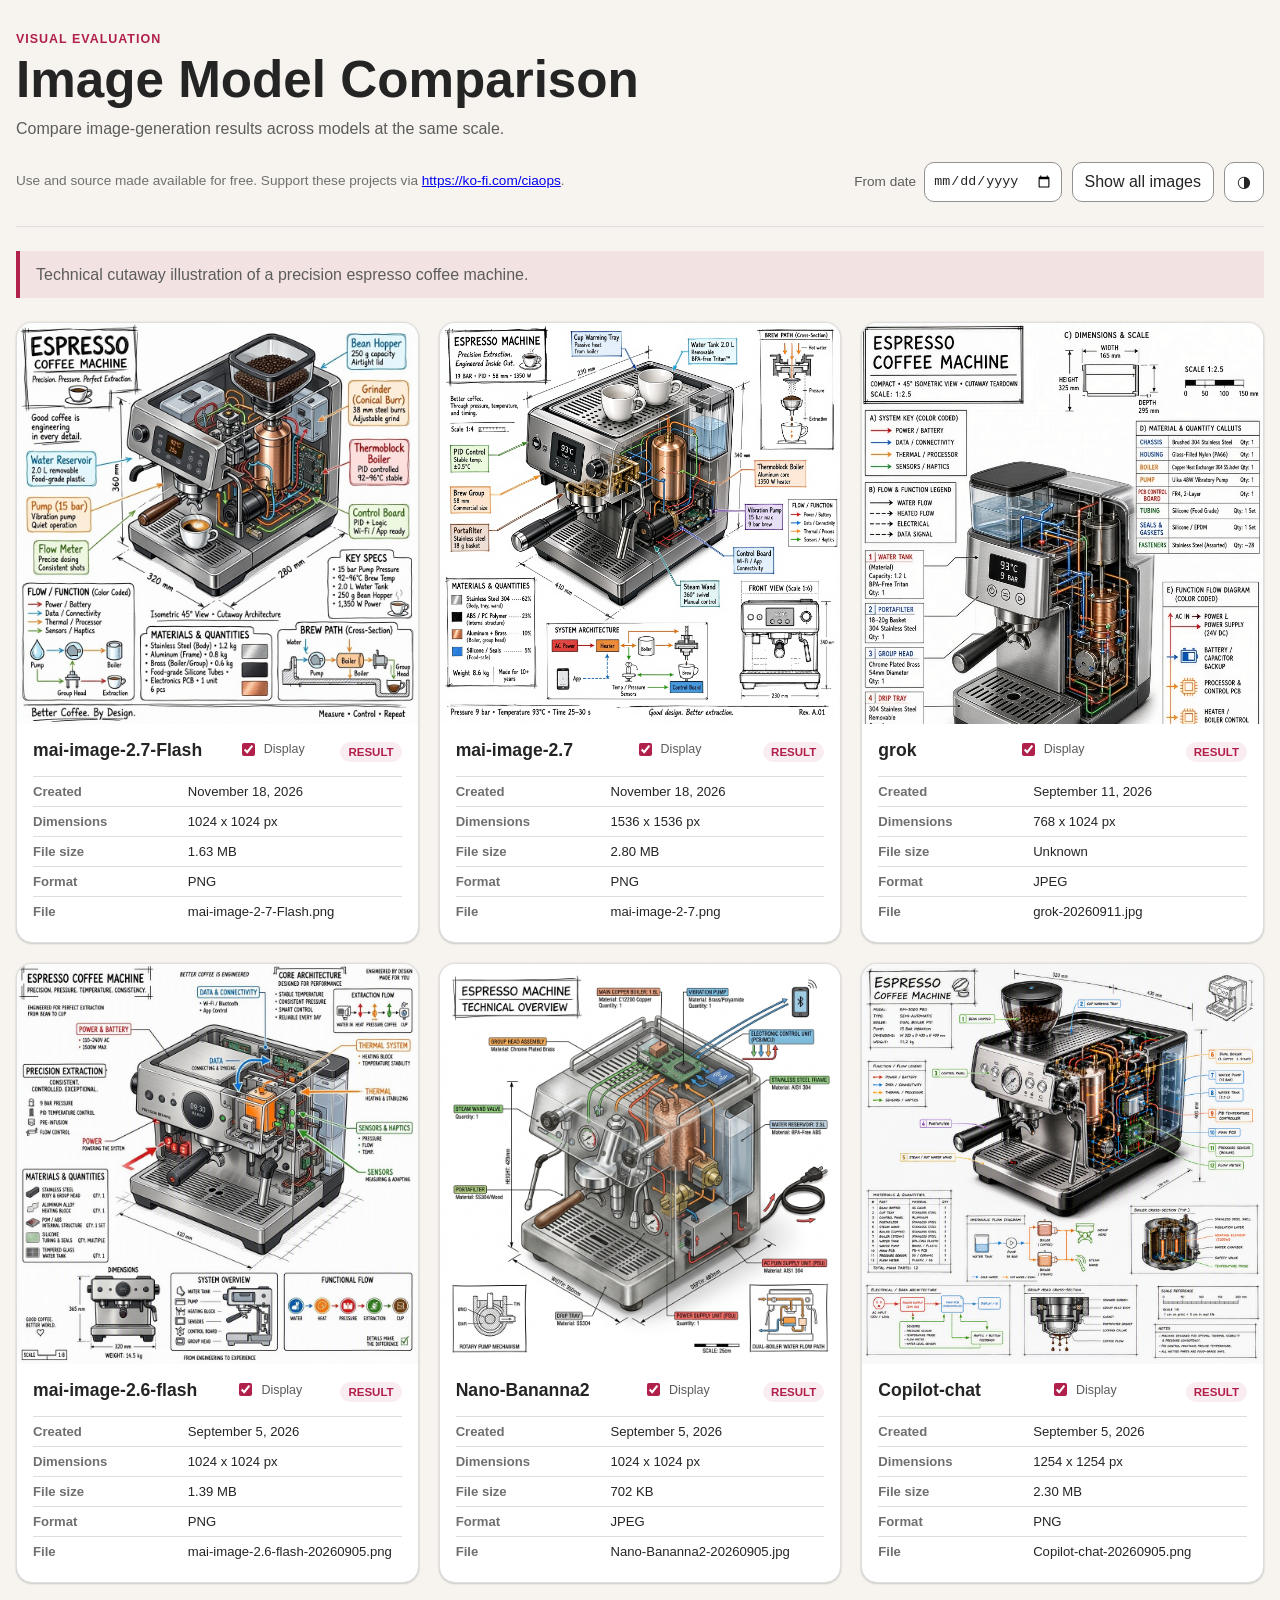
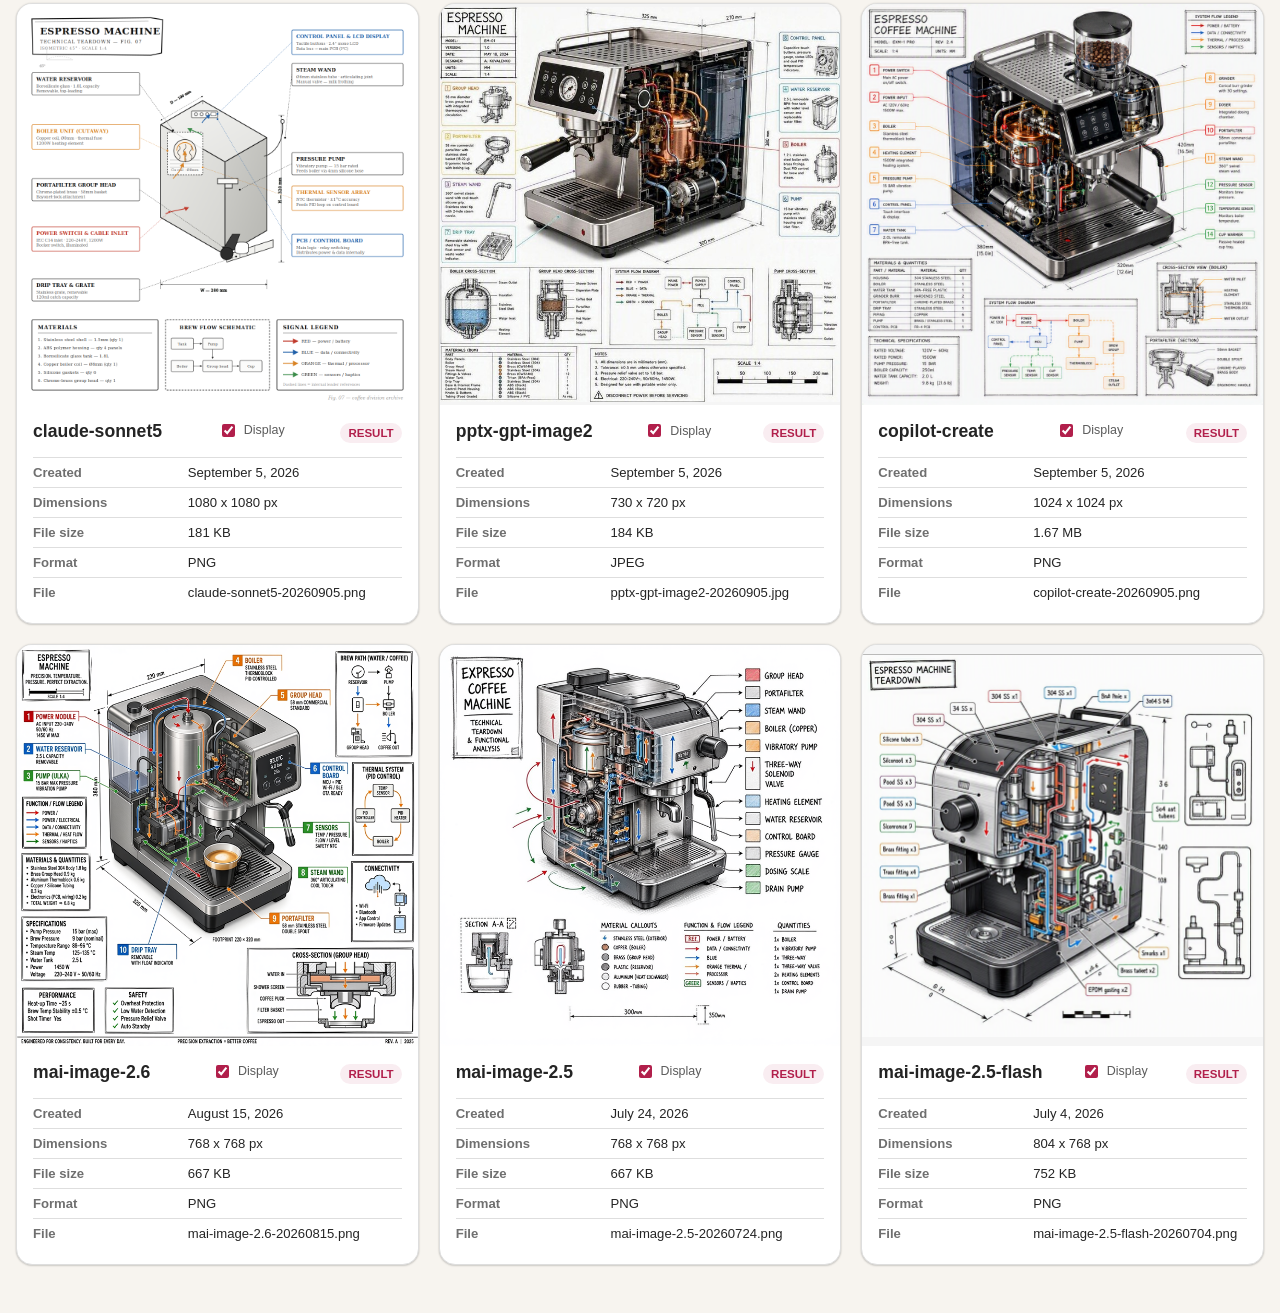
<file: docs/image-comparison.html>
<!doctype html>
<html lang="en">
<head>
  <meta charset="utf-8">
  <meta name="viewport" content="width=device-width, initial-scale=1">
  <title>Image Model Comparison</title>
  <meta name="description" content="Compare image-generation results across models.">
  <script>
    (() => {
      const param = new URLSearchParams(window.location.search).get("scoutTheme");
      const theme = param || (window.matchMedia("(prefers-color-scheme: dark)").matches ? "dark" : "light");
      document.documentElement.setAttribute("data-theme", theme);
    })();
  </script>
  <style>
    :root {
      color-scheme: light;
      --cp-bg: #f7f4ef;
      --cp-bg-elevated: #fcfbf8;
      --cp-surface: #ffffff;
      --cp-surface-soft: #f5f5f5;
      --cp-border: #dedede;
      --cp-border-strong: #919191;
      --cp-text: #242424;
      --cp-text-muted: #5c5c5c;
      --cp-text-soft: #6f6f6f;
      --cp-accent: #b11f4b;
      --cp-accent-hover: #9a1a41;
      --cp-accent-soft: rgba(177, 31, 75, 0.08);
      --cp-accent-fg: #ffffff;
      --cp-success: #16a34a;
      --cp-danger: #dc2626;
      --cp-warning: #f59e0b;
      --cp-link: #0078d4;
      --cp-shadow: 0 18px 48px rgba(0, 0, 0, 0.12);
      --cp-overlay: rgba(255, 255, 255, 0.8);
      --cp-panel: rgba(255, 255, 255, 0.86);
      --cp-panel-strong: rgba(255, 255, 255, 0.96);
      --cp-sheen: rgba(255, 255, 255, 0.55);
      --cp-highlight: rgba(177, 31, 75, 0.12);
    }
    html[data-theme="dark"] {
      color-scheme: dark;
      --cp-bg: #0d0f16;
      --cp-bg-elevated: #121521;
      --cp-surface: #171a25;
      --cp-surface-soft: #202433;
      --cp-border: #363b4d;
      --cp-border-strong: #5a6178;
      --cp-text: #f0f1f7;
      --cp-text-muted: #a4a9bb;
      --cp-text-soft: #7e8499;
      --cp-accent: #b34dff;
      --cp-accent-hover: #c477ff;
      --cp-accent-soft: rgba(179, 77, 255, 0.16);
      --cp-accent-fg: #ffffff;
      --cp-success: #58e6a6;
      --cp-danger: #ff707f;
      --cp-warning: #f7c765;
      --cp-link: #9cc7ff;
      --cp-shadow: 0 18px 48px rgba(0, 0, 0, 0.42);
      --cp-overlay: rgba(7, 9, 15, 0.9);
      --cp-panel: rgba(23, 26, 37, 0.82);
      --cp-panel-strong: rgba(23, 26, 37, 0.98);
      --cp-sheen: rgba(255, 255, 255, 0.05);
      --cp-highlight: rgba(179, 77, 255, 0.18);
    }

    * { box-sizing: border-box; }
    body { margin: 0; min-width: 320px; background: var(--cp-bg); color: var(--cp-text); font-family: "Segoe UI", Aptos, Calibri, -apple-system, BlinkMacSystemFont, sans-serif; }
    button { font: inherit; }
    .page { width: min(1480px, calc(100% - 32px)); margin: 0 auto; padding: 32px 0 48px; }
    .masthead { display: flex; justify-content: space-between; gap: 24px; align-items: end; border-bottom: 1px solid var(--cp-border); padding-bottom: 24px; }
    .eyebrow { margin: 0 0 8px; color: var(--cp-accent); font-size: .78rem; font-weight: 700; letter-spacing: .08em; text-transform: uppercase; }
    h1 { margin: 0; font-size: clamp(2rem, 4vw, 3.25rem); line-height: 1; letter-spacing: 0; }
    .intro { max-width: 650px; margin: 12px 0 0; color: var(--cp-text-muted); line-height: 1.5; }
    .controls { display: flex; align-items: center; gap: 10px; }
    .date-filter { display: flex; align-items: center; gap: 8px; color: var(--cp-text-muted); font-size: .85rem; }
    .date-filter input { min-height: 40px; padding: 0 8px; border: 1px solid var(--cp-border-strong); border-radius: .625rem; background: var(--cp-surface); color: var(--cp-text); }
    .show-all-button { min-height: 40px; padding: 0 12px; border: 1px solid var(--cp-border-strong); border-radius: .625rem; background: var(--cp-surface); color: var(--cp-text); cursor: pointer; }
    .show-all-button:hover { background: var(--cp-accent-soft); color: var(--cp-accent); }
    .icon-button { border: 1px solid var(--cp-border-strong); border-radius: .625rem; background: var(--cp-surface); color: var(--cp-text); min-height: 40px; }
    .icon-button { width: 40px; padding: 0; cursor: pointer; }
    .icon-button:hover { background: var(--cp-accent-soft); color: var(--cp-accent); }
    .notice { margin: 24px 0; padding: 12px 16px; border-left: 4px solid var(--cp-accent); background: var(--cp-accent-soft); color: var(--cp-text-muted); line-height: 1.45; }
    .gallery { display: grid; grid-template-columns: repeat(auto-fit, minmax(300px, 1fr)); gap: 20px; }
    .result { min-width: 0; background: var(--cp-surface); border: 1px solid var(--cp-border); border-radius: 16px; overflow: hidden; box-shadow: 0 0 2px rgba(0,0,0,0.12), 0 1px 2px rgba(0,0,0,0.14); }
    .image-frame { aspect-ratio: 1 / 1; position: relative; display: grid; place-items: center; width: 100%; border: 0; padding: 0; background: var(--cp-surface-soft); overflow: hidden; cursor: zoom-in; }
    .image-frame img { width: 100%; height: 100%; object-fit: contain; display: block; }
    .image-frame:focus-visible { outline: 3px solid var(--cp-accent); outline-offset: -3px; }
    .missing { position: absolute; inset: 0; display: grid; place-items: center; padding: 28px; text-align: center; color: var(--cp-text-muted); line-height: 1.5; background: var(--cp-surface-soft); }
    .missing[hidden] { display: none; }
    .missing code, .footer code { color: var(--cp-text); font-family: Consolas, "Courier New", Courier, monospace; font-size: .82rem; overflow-wrap: anywhere; }
    .result-body { padding: 16px; }
    .model-row { display: flex; justify-content: space-between; align-items: baseline; gap: 12px; }
    .model-name { margin: 0; font-size: 1.1rem; }
    .badge { flex: none; color: var(--cp-accent); background: var(--cp-accent-soft); border-radius: .625rem; font-size: .72rem; font-weight: 700; padding: 4px 8px; text-transform: uppercase; }
    .display-toggle { display: inline-flex; align-items: center; gap: 6px; color: var(--cp-text-muted); font-size: .78rem; white-space: nowrap; cursor: pointer; }
    .display-toggle input { accent-color: var(--cp-accent); }
    .details { margin: 10px 0 0; color: var(--cp-text-muted); font-size: .9rem; line-height: 1.4; }
    .metadata { width: 100%; margin: 14px 0 0; border-collapse: collapse; color: var(--cp-text-muted); font-size: .82rem; }
    .metadata th, .metadata td { padding: 7px 0; border-top: 1px solid var(--cp-border); text-align: left; }
    .metadata th { width: 42%; color: var(--cp-text-soft); font-weight: 600; }
    .metadata td { color: var(--cp-text); overflow-wrap: anywhere; }
    .footer { margin-top: 32px; color: var(--cp-text-soft); font-size: .85rem; }
    .empty { grid-column: 1 / -1; padding: 28px; border: 1px dashed var(--cp-border-strong); border-radius: .625rem; color: var(--cp-text-muted); text-align: center; }
    .image-dialog { max-width: min(96vw, 1800px); max-height: 96vh; padding: 12px; border: 1px solid var(--cp-border-strong); border-radius: .625rem; background: var(--cp-surface); box-shadow: var(--cp-shadow); }
    .image-dialog::backdrop { background: var(--cp-overlay); }
    .image-dialog img { display: block; max-width: calc(96vw - 24px); max-height: calc(96vh - 24px); object-fit: contain; }
    .dialog-close { position: absolute; top: 16px; right: 16px; width: 40px; min-height: 40px; border: 1px solid var(--cp-border-strong); border-radius: .625rem; background: var(--cp-surface); color: var(--cp-text); cursor: pointer; }
    .dialog-close:hover { background: var(--cp-accent-soft); color: var(--cp-accent); }
    @media (max-width: 700px) { .page { width: min(100% - 24px, 1480px); padding-top: 24px; } .masthead { align-items: start; flex-direction: column; } .controls { flex-wrap: wrap; } }
  </style>
</head>
<body>
  <main class="page">
    <header class="masthead">
      <div>
        <p class="eyebrow">Visual evaluation</p>
        <h1>Image Model Comparison</h1>
        <p class="intro">Compare image-generation results across models at the same scale.</p>
        <p class="footer">Use and source made available for free. Support these projects via <a href="https://ko-fi.com/ciaops">https://ko-fi.com/ciaops</a>.</p>
      </div>
      <div class="controls">
        <label class="date-filter" for="date-filter">From date <input id="date-filter" type="date" aria-label="Display results created on or after this date"></label>
        <button class="show-all-button" id="show-all" type="button">Show all images</button>
        <button class="icon-button" id="theme-toggle" type="button" title="Toggle color theme" aria-label="Toggle color theme">&#9681;</button>
      </div>
    </header>
    <section class="notice" id="prompt-description" aria-live="polite"></section>
    <section class="gallery" id="gallery" aria-live="polite"></section>
  </main>
  <dialog class="image-dialog" id="image-dialog" aria-label="Focused image">
    <button class="dialog-close" id="dialog-close" type="button" aria-label="Close focused image" title="Close focused image">&#215;</button>
    <img id="focused-image" alt="">
  </dialog>
  <script>
    const comparisonSets = [{
      id: "espresso-machine",
      name: "Espresso coffee machine",
      description: "Technical cutaway illustration of a precision espresso coffee machine.",
      results: [
        { model: "mai-image-2.7-Flash", image: "images/mai-image-2-7-Flash.png", fileName: "mai-image-2-7-Flash.png", creationDate: "November 18, 2026", date: "2026-11-18", dimensions: "1024 x 1024 px", fileSize: "1.63 MB", format: "PNG" },
        { model: "mai-image-2.7", image: "images/mai-image-2-7.png", fileName: "mai-image-2-7.png", creationDate: "November 18, 2026", date: "2026-11-18", dimensions: "1536 x 1536 px", fileSize: "2.80 MB", format: "PNG" },
        { model: "mai-image-2.6-flash", image: "images/mai-image-2.6-flash-20260905.png", fileName: "mai-image-2.6-flash-20260905.png", creationDate: "September 5, 2026", dimensions: "1024 x 1024 px", fileSize: "1.39 MB", format: "PNG" },
        { model: "mai-image-2.6", image: "images/mai-image-2.6-20260815.png", fileName: "mai-image-2.6-20260815.png", creationDate: "August 15, 2026", dimensions: "768 x 768 px", fileSize: "667 KB", format: "PNG" },
        { model: "mai-image-2.5", image: "images/mai-image-2.5-20260724.png", fileName: "mai-image-2.5-20260724.png", creationDate: "July 24, 2026", dimensions: "768 x 768 px", fileSize: "667 KB", format: "PNG" },
        { model: "mai-image-2.5-flash", image: "images/mai-image-2.5-flash-20260704.png", fileName: "mai-image-2.5-flash-20260704.png", creationDate: "July 4, 2026", dimensions: "804 x 768 px", fileSize: "752 KB", format: "PNG" },
        { model: "Nano-Bananna2", image: "images/Nano-Bananna2-20260905.jpg", fileName: "Nano-Bananna2-20260905.jpg", creationDate: "September 5, 2026", dimensions: "1024 x 1024 px", fileSize: "702 KB", format: "JPEG" },
        { model: "Copilot-chat", image: "images/Copilot-chat-20260905.png", fileName: "Copilot-chat-20260905.png", creationDate: "September 5, 2026", dimensions: "1254 x 1254 px", fileSize: "2.30 MB", format: "PNG" },
        { model: "claude-sonnet5", image: "images/claude-sonnet5-20260905.png", fileName: "claude-sonnet5-20260905.png", creationDate: "September 5, 2026", dimensions: "1080 x 1080 px", fileSize: "181 KB", format: "PNG" },
        { model: "pptx-gpt-image2", image: "images/pptx-gpt-image2-20260905.jpg", fileName: "pptx-gpt-image2-20260905.jpg", creationDate: "September 5, 2026", dimensions: "730 x 720 px", fileSize: "184 KB", format: "JPEG" },
        { model: "copilot-create", image: "images/copilot-create-20260905.png", fileName: "copilot-create-20260905.png", creationDate: "September 5, 2026", dimensions: "1024 x 1024 px", fileSize: "1.67 MB", format: "PNG" },
        { model: "grok", image: "images/grok-20260911.jpg", fileName: "grok-20260911.jpg", creationDate: "September 11, 2026", dimensions: "768 x 1024 px", fileSize: "Unknown", format: "JPEG" }
      ]
    }];
    comparisonSets.forEach((set) => set.results.sort((left, right) => new Date(right.creationDate) - new Date(left.creationDate)));
    const promptDescription = document.getElementById("prompt-description");
    const gallery = document.getElementById("gallery");
    const dateFilter = document.getElementById("date-filter");
    const showAll = document.getElementById("show-all");
    const themeToggle = document.getElementById("theme-toggle");
    const imageDialog = document.getElementById("image-dialog");
    const focusedImage = document.getElementById("focused-image");
    const dialogClose = document.getElementById("dialog-close");
    const escapeHtml = (value) => value.replace(/[&<>"']/g, (character) => ({ "&": "&amp;", "<": "&lt;", ">": "&gt;", "\"": "&quot;", "'": "&#039;" })[character]);
    const selectedModels = new Set(comparisonSets[0].results.map((result) => result.model));
    function resultDate(result) {
      const dateMatch = result.fileName.match(/(\d{4})(\d{2})(\d{2})(?=\.[^.]+$)/);
      return result.date || (dateMatch ? `${dateMatch[1]}-${dateMatch[2]}-${dateMatch[3]}` : "");
    }
    function renderComparison(set) {
      promptDescription.textContent = set.description;
      const visibleResults = set.results.filter((result) => selectedModels.has(result.model) && (!dateFilter.value || resultDate(result) >= dateFilter.value));
      gallery.innerHTML = visibleResults.length ? visibleResults.map((result) => `<article class="result"><button class="image-frame" type="button" aria-label="View ${escapeHtml(result.model)} image at full size"><img src="${escapeHtml(result.image)}" alt="${escapeHtml(set.name + ": " + result.model)}"><div class="missing" hidden>Image not found: <code>${escapeHtml(result.image)}</code></div></button><div class="result-body"><div class="model-row"><h2 class="model-name">${escapeHtml(result.model)}</h2><label class="display-toggle"><input class="display-checkbox" type="checkbox" value="${escapeHtml(result.model)}" checked> Display</label><span class="badge">Result</span></div><table class="metadata"><tbody><tr><th scope="row">Created</th><td>${escapeHtml(result.creationDate)}</td></tr><tr><th scope="row">Dimensions</th><td>${escapeHtml(result.dimensions)}</td></tr><tr><th scope="row">File size</th><td>${escapeHtml(result.fileSize)}</td></tr><tr><th scope="row">Format</th><td>${escapeHtml(result.format)}</td></tr><tr><th scope="row">File</th><td>${escapeHtml(result.fileName)}</td></tr></tbody></table></div></article>`).join("") : '<p class="empty">All image entries are hidden.</p>';
      gallery.querySelectorAll("img").forEach((image) => image.addEventListener("error", () => { image.hidden = true; image.nextElementSibling.hidden = false; }));
      gallery.querySelectorAll(".image-frame").forEach((frame) => frame.addEventListener("click", () => { const image = frame.querySelector("img"); if (!image.hidden) { focusedImage.src = image.currentSrc || image.src; focusedImage.alt = image.alt; imageDialog.showModal(); } }));
      gallery.querySelectorAll(".display-checkbox").forEach((checkbox) => checkbox.addEventListener("change", () => { selectedModels.delete(checkbox.value); renderComparison(set); }));
    }
    themeToggle.addEventListener("click", () => { document.documentElement.dataset.theme = document.documentElement.dataset.theme === "dark" ? "light" : "dark"; });
    dateFilter.addEventListener("change", () => renderComparison(comparisonSets[0]));
    showAll.addEventListener("click", () => { comparisonSets[0].results.forEach((result) => selectedModels.add(result.model)); renderComparison(comparisonSets[0]); });
    dialogClose.addEventListener("click", () => imageDialog.close());
    imageDialog.addEventListener("click", (event) => { if (event.target === imageDialog) imageDialog.close(); });
    renderComparison(comparisonSets[0]);
  </script>
</body>
</html>
</file>
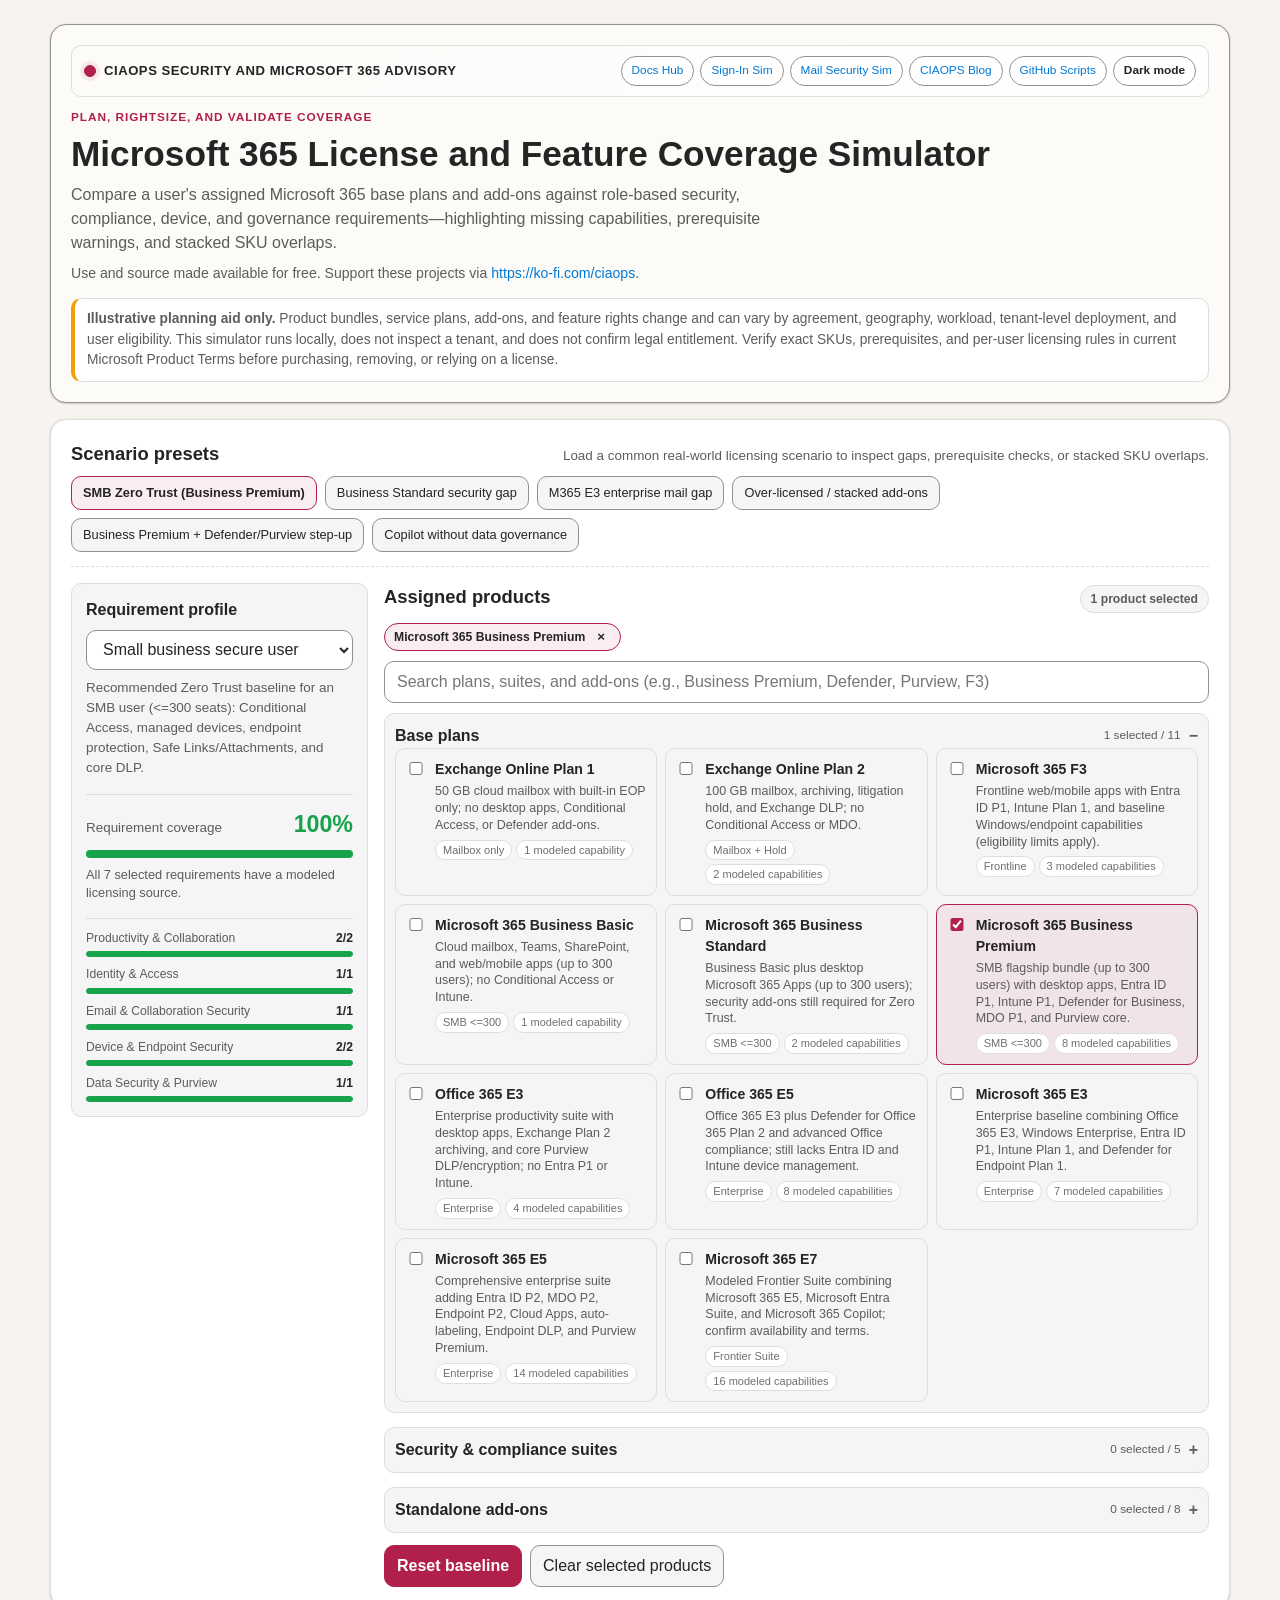
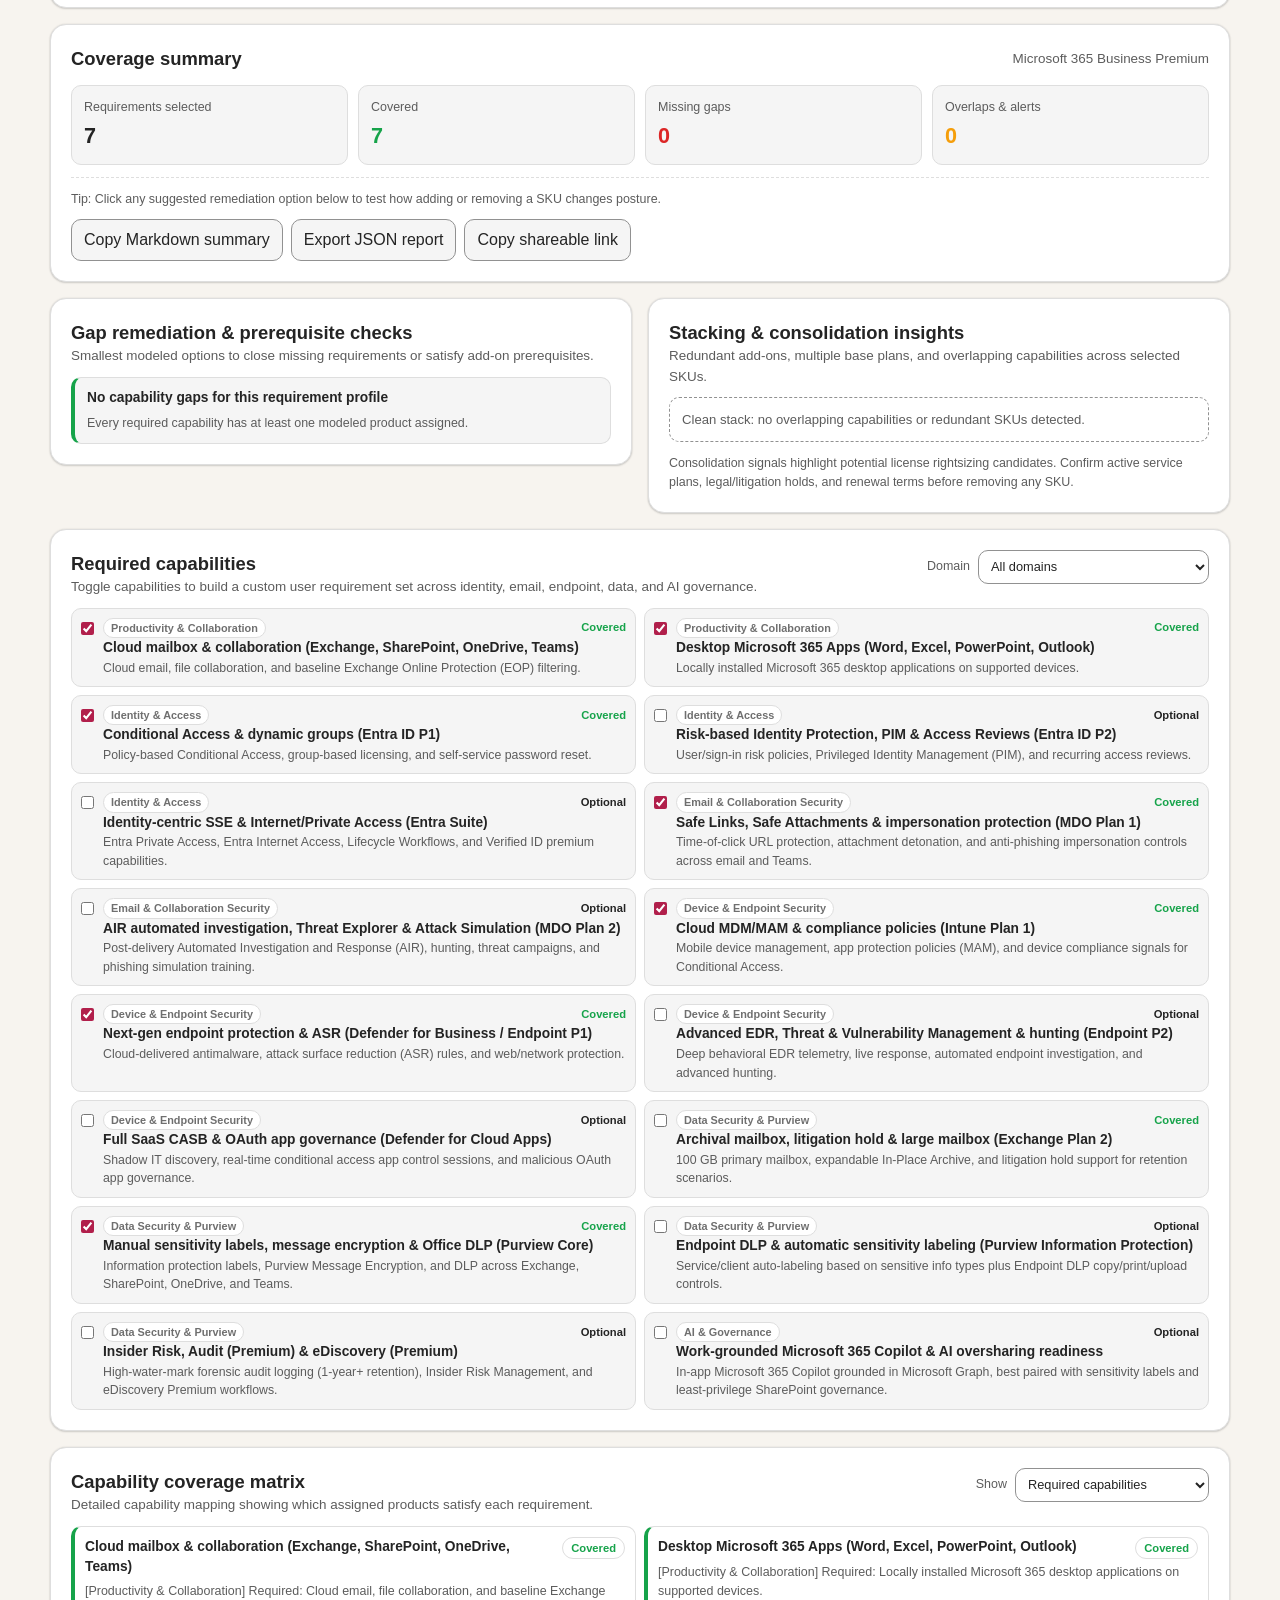
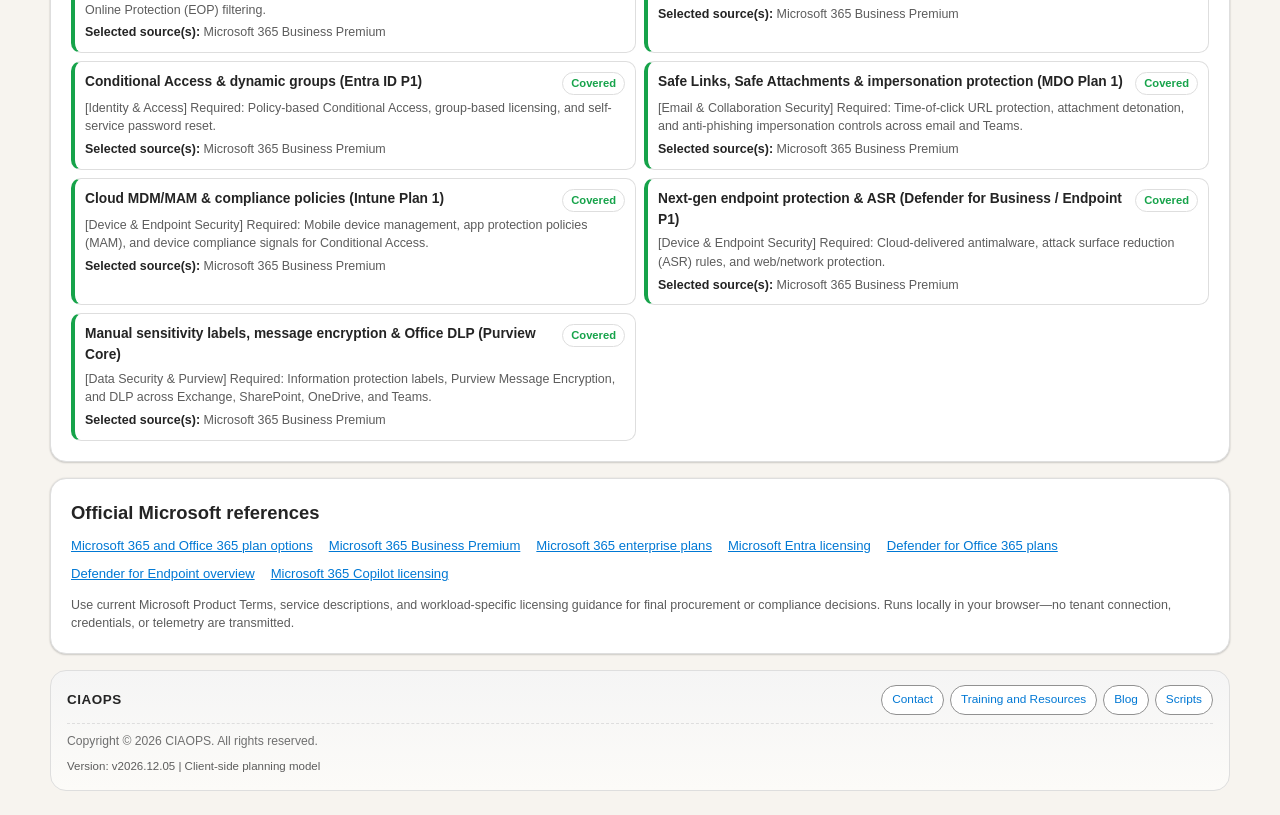
<file: docs/m365-license-coverage-sim.html>
<!DOCTYPE html>
<html lang="en">
<head>
  <meta charset="UTF-8">
  <meta name="viewport" content="width=device-width, initial-scale=1.0">
  <meta name="description" content="Explore Microsoft 365 license coverage, feature gaps, and potential overlaps.">
  <title>Microsoft 365 License Coverage Simulator</title>
  <script>
    (() => {
      const param = new URLSearchParams(window.location.search).get("scoutTheme");
      let stored = null;
      try { stored = localStorage.getItem("m365Simulator.theme"); } catch { /* storage unavailable */ }
      const theme =
        param || stored || (window.matchMedia("(prefers-color-scheme: dark)").matches ? "dark" : "light");
      document.documentElement.setAttribute("data-theme", theme);
    })();
  </script>
  <style>
    :root {
      color-scheme: light;
      --cp-bg: #f7f4ef;
      --cp-bg-elevated: #fcfbf8;
      --cp-surface: #ffffff;
      --cp-surface-soft: #f5f5f5;
      --cp-border: #dedede;
      --cp-border-strong: #919191;
      --cp-text: #242424;
      --cp-text-muted: #5c5c5c;
      --cp-text-soft: #6f6f6f;
      --cp-accent: #b11f4b;
      --cp-accent-hover: #9a1a41;
      --cp-accent-soft: rgba(177, 31, 75, 0.08);
      --cp-accent-fg: #ffffff;
      --cp-success: #16a34a;
      --cp-danger: #dc2626;
      --cp-warning: #f59e0b;
      --cp-link: #0078d4;
      --cp-shadow: 0 18px 48px rgba(0, 0, 0, 0.12);
      --cp-overlay: rgba(255, 255, 255, 0.8);
      --cp-panel: rgba(255, 255, 255, 0.86);
      --cp-panel-strong: rgba(255, 255, 255, 0.96);
      --cp-sheen: rgba(255, 255, 255, 0.55);
      --cp-highlight: rgba(177, 31, 75, 0.12);
    }
    html[data-theme="dark"] {
      color-scheme: dark;
      --cp-bg: #3d3b3a;
      --cp-bg-elevated: #343231;
      --cp-surface: #292929;
      --cp-surface-soft: #2e2e2e;
      --cp-border: #474747;
      --cp-border-strong: #5f5f5f;
      --cp-text: #dedede;
      --cp-text-muted: #919191;
      --cp-text-soft: #b0b0b0;
      --cp-accent: #fd8ea1;
      --cp-accent-hover: #fb7b91;
      --cp-accent-soft: rgba(253, 142, 161, 0.14);
      --cp-accent-fg: #1a1a1a;
      --cp-success: #4ade80;
      --cp-danger: #f87171;
      --cp-warning: #fbbf24;
      --cp-link: #4da6ff;
      --cp-shadow: 0 18px 48px rgba(0, 0, 0, 0.32);
      --cp-overlay: rgba(41, 41, 41, 0.88);
      --cp-panel: rgba(41, 41, 41, 0.72);
      --cp-panel-strong: rgba(41, 41, 41, 0.96);
      --cp-sheen: rgba(255, 255, 255, 0.04);
      --cp-highlight: rgba(253, 142, 161, 0.12);
    }

    * { box-sizing: border-box; }
    body {
      margin: 0;
      color: var(--cp-text);
      background: var(--cp-bg);
      font-family: "Segoe UI", Aptos, Calibri, -apple-system, BlinkMacSystemFont, sans-serif;
      line-height: 1.5;
    }
    a { color: var(--cp-link); }
    button, select, input { font: inherit; }
    button, select {
      min-height: 40px;
      border: 1px solid var(--cp-border-strong);
      border-radius: 0.625rem;
      padding: 8px 12px;
      color: var(--cp-text);
      background: var(--cp-surface);
    }
    button { cursor: pointer; }
    button:focus-visible, select:focus-visible, input:focus-visible, a:focus-visible {
      outline: 3px solid var(--cp-accent);
      outline-offset: 2px;
    }
    .shell {
      width: min(1180px, calc(100% - 32px));
      margin: 24px auto;
      display: grid;
      grid-template-columns: minmax(0, 1fr);
      gap: 16px;
    }
    .topbar, .panel, .footer {
      border: 1px solid var(--cp-border);
      border-radius: 16px;
      background: var(--cp-surface);
      box-shadow: 0 0 2px rgba(0, 0, 0, 0.12), 0 1px 2px rgba(0, 0, 0, 0.14);
    }
    .brand-row {
      margin-bottom: 12px;
      display: flex;
      align-items: center;
      justify-content: space-between;
      gap: 10px;
      flex-wrap: wrap;
      padding: 10px 12px;
      border: 1px solid var(--cp-border);
      border-radius: 0.625rem;
      background: linear-gradient(120deg, var(--cp-bg-elevated), var(--cp-surface));
    }
    .brand-mark {
      display: inline-flex;
      align-items: center;
      gap: 8px;
      color: var(--cp-text);
      font-weight: 700;
      font-size: 0.82rem;
      letter-spacing: 0.04em;
      text-transform: uppercase;
    }
    .brand-mark::before {
      content: "";
      width: 10px;
      height: 10px;
      border-radius: 999px;
      border: 1px solid var(--cp-accent);
      background: var(--cp-accent);
      box-shadow: 0 0 0 4px var(--cp-accent-soft);
    }
    .brand-links { display: flex; flex-wrap: wrap; gap: 6px; align-items: center; }
    .brand-link, .theme-toggle {
      display: inline-flex;
      align-items: center;
      min-height: 30px;
      border: 1px solid var(--cp-border-strong);
      border-radius: 999px;
      padding: 3px 10px;
      font-size: 0.74rem;
      color: var(--cp-link);
      background: var(--cp-surface);
      text-decoration: none;
    }
    .theme-toggle { color: var(--cp-text); font-weight: 600; }
    .brand-link:hover, .theme-toggle:hover { border-color: var(--cp-accent); background: var(--cp-accent-soft); }
    .support-note { margin-top: 8px; color: var(--cp-text-muted); font-size: 0.88rem; max-width: 82ch; }
    .support-note a { text-decoration: none; }
    .support-note a:hover { text-decoration: underline; }
    .ciaops-footer {
      display: grid;
      gap: 8px;
      border: 1px solid var(--cp-border);
      border-radius: 16px;
      background: linear-gradient(180deg, var(--cp-surface-soft), var(--cp-bg-elevated));
      padding: 14px 16px;
    }
    .ciaops-footer-head { display: flex; align-items: center; justify-content: space-between; gap: 8px; flex-wrap: wrap; }
    .ciaops-footer-title { margin: 0; font-size: 0.84rem; font-weight: 700; letter-spacing: 0.04em; text-transform: uppercase; color: var(--cp-text); }
    .ciaops-footer-copy { margin: 0; border-top: 1px dashed var(--cp-border); padding-top: 8px; font-size: 0.76rem; color: var(--cp-text-soft); }
    .ciaops-footer-version { margin: 0; font-size: 0.72rem; color: var(--cp-text-muted); }
    .preset-strip {
      display: grid;
      gap: 8px;
      margin-bottom: 16px;
      padding-bottom: 14px;
      border-bottom: 1px dashed var(--cp-border);
    }
    .preset-strip-head { display: flex; align-items: baseline; justify-content: space-between; gap: 8px; flex-wrap: wrap; }
    .preset-buttons { display: flex; flex-wrap: wrap; gap: 8px; }
    .preset-btn {
      min-height: 34px;
      padding: 6px 11px;
      font-size: 0.8rem;
      background: var(--cp-surface-soft);
      border-color: var(--cp-border-strong);
    }
    .preset-btn:hover { border-color: var(--cp-accent); background: var(--cp-accent-soft); }
    .preset-btn.active {
      border-color: var(--cp-accent);
      background: var(--cp-accent-soft);
      font-weight: 700;
    }
    .domain-bars {
      display: grid;
      gap: 8px;
      margin-top: 8px;
      border-top: 1px solid var(--cp-border);
      padding-top: 10px;
    }
    .domain-bar-row { display: grid; gap: 4px; }
    .domain-bar-top { display: flex; justify-content: space-between; gap: 8px; font-size: 0.76rem; color: var(--cp-text-muted); }
    .domain-bar-top strong { color: var(--cp-text); }
    .domain-track { height: 6px; border-radius: 999px; background: var(--cp-border); overflow: hidden; }
    .domain-fill { height: 100%; border-radius: 999px; background: var(--cp-accent); transition: width 180ms ease; }
    .domain-fill.complete { background: var(--cp-success); }
    .selected-chips { display: flex; flex-wrap: wrap; gap: 6px; margin-bottom: 10px; }
    .product-chip {
      display: inline-flex;
      align-items: center;
      gap: 6px;
      border: 1px solid var(--cp-accent);
      border-radius: 999px;
      padding: 3px 9px;
      background: var(--cp-accent-soft);
      font-size: 0.76rem;
      font-weight: 600;
    }
    .product-chip button {
      min-height: 20px;
      width: 20px;
      padding: 0;
      border: 0;
      border-radius: 999px;
      background: transparent;
      color: var(--cp-text);
      font-size: 0.84rem;
      line-height: 1;
    }
    .product-chip button:hover { background: var(--cp-highlight); }
    .license-badges { display: flex; flex-wrap: wrap; gap: 4px; margin-top: 6px; }
    .mini-badge {
      display: inline-flex;
      align-items: center;
      border: 1px solid var(--cp-border);
      border-radius: 999px;
      padding: 1px 7px;
      font-size: 0.69rem;
      color: var(--cp-text-soft);
      background: var(--cp-surface);
    }
    .advisory-grid {
      display: grid;
      grid-template-columns: repeat(2, minmax(0, 1fr));
      gap: 16px;
      align-items: start;
    }
    .advisory-list { display: grid; gap: 8px; }
    .advisory-card {
      border: 1px solid var(--cp-border);
      border-left: 4px solid var(--cp-accent);
      border-radius: 0.625rem;
      padding: 10px 12px;
      background: var(--cp-surface-soft);
      display: grid;
      gap: 6px;
    }
    .advisory-card.warn { border-left-color: var(--cp-warning); }
    .advisory-card.good { border-left-color: var(--cp-success); }
    .advisory-card-top { display: flex; align-items: center; justify-content: space-between; gap: 8px; flex-wrap: wrap; }
    .advisory-title { font-size: 0.86rem; font-weight: 700; }
    .advisory-copy { font-size: 0.78rem; color: var(--cp-text-muted); }
    .quick-action-btn {
      min-height: 30px;
      padding: 4px 10px;
      font-size: 0.75rem;
      font-weight: 600;
      background: var(--cp-surface);
    }
    .quick-action-btn:hover { border-color: var(--cp-accent); background: var(--cp-accent-soft); }
    .domain-tag {
      display: inline-flex;
      align-items: center;
      border: 1px solid var(--cp-border);
      border-radius: 999px;
      padding: 1px 7px;
      font-size: 0.68rem;
      font-weight: 600;
      color: var(--cp-text-soft);
      background: var(--cp-surface);
    }
    .requirement-head { display: flex; align-items: center; justify-content: space-between; gap: 6px; flex-wrap: wrap; }
    .req-state { font-size: 0.7rem; font-weight: 700; }
    .req-state.covered { color: var(--cp-success); }
    .req-state.gap { color: var(--cp-danger); }
    .report-bar {
      display: flex;
      align-items: center;
      justify-content: space-between;
      gap: 10px;
      flex-wrap: wrap;
      margin-top: 12px;
      padding-top: 12px;
      border-top: 1px dashed var(--cp-border);
    }
    .report-actions { display: flex; flex-wrap: wrap; gap: 8px; }
    .status-feedback { font-size: 0.78rem; color: var(--cp-text-muted); min-height: 1.2em; }
    .topbar {
      display: flex;
      align-items: center;
      justify-content: space-between;
      gap: 12px;
      flex-wrap: wrap;
      padding: 12px 16px;
      min-width: 0;
    }
    .brand { margin: 0; font-size: 0.8rem; font-weight: 700; letter-spacing: 0.06em; text-transform: uppercase; }
    .topbar nav { display: flex; flex-wrap: wrap; gap: 12px; min-width: 0; }
    .topbar a { font-size: 0.85rem; text-decoration: none; }
    .panel { min-width: 0; padding: 20px; }
    .hero {
      background: var(--cp-bg-elevated);
      border-color: var(--cp-border-strong);
    }
    .eyebrow {
      margin-bottom: 6px;
      color: var(--cp-accent);
      font-size: 0.74rem;
      font-weight: 700;
      letter-spacing: 0.08em;
      text-transform: uppercase;
    }
    h1 { margin: 0; font-size: clamp(1.5rem, 3vw, 2.2rem); line-height: 1.2; }
    h2 { margin: 0; font-size: 1.15rem; }
    h3 { margin: 0; font-size: 0.98rem; }
    p { margin: 0; }
    .subtitle { margin-top: 8px; max-width: 78ch; color: var(--cp-text-muted); }
    .notice {
      margin-top: 14px;
      border: 1px solid var(--cp-border);
      border-left: 4px solid var(--cp-warning);
      border-radius: 0.625rem;
      padding: 10px 12px;
      background: var(--cp-surface);
      color: var(--cp-text-muted);
      font-size: 0.86rem;
    }
    .controls {
      display: grid;
      grid-template-columns: minmax(250px, 0.72fr) minmax(0, 2fr);
      gap: 16px;
      align-items: start;
    }
    .profile-field {
      position: sticky;
      top: 12px;
      display: grid;
      gap: 8px;
      border: 1px solid var(--cp-border);
      border-radius: 0.625rem;
      padding: 14px;
      background: var(--cp-surface-soft);
    }
    .profile-field label { font-weight: 700; }
    .profile-field select { width: 100%; }
    .muted { color: var(--cp-text-muted); font-size: 0.84rem; }
    .live-score {
      display: grid;
      gap: 8px;
      margin-top: 8px;
      border-top: 1px solid var(--cp-border);
      padding-top: 12px;
    }
    .score-line {
      display: flex;
      align-items: baseline;
      justify-content: space-between;
      gap: 8px;
    }
    .score-value { font-size: 1.45rem; font-weight: 700; color: var(--cp-success); }
    .score-value.has-gaps { color: var(--cp-warning); }
    .progress-track {
      height: 8px;
      overflow: hidden;
      border-radius: 999px;
      background: var(--cp-border);
    }
    .progress-fill {
      height: 100%;
      width: 0;
      background: var(--cp-success);
      transition: width 180ms ease;
    }
    .score-message {
      color: var(--cp-text-muted);
      font-size: 0.8rem;
      line-height: 1.4;
    }
    .license-heading {
      display: flex;
      align-items: baseline;
      justify-content: space-between;
      gap: 8px;
      flex-wrap: wrap;
      margin-bottom: 10px;
    }
    .license-list {
      display: grid;
      gap: 14px;
    }
    .license-tools {
      display: flex;
      gap: 8px;
      margin-bottom: 10px;
    }
    .license-tools input {
      width: 100%;
      min-height: 40px;
      border: 1px solid var(--cp-border-strong);
      border-radius: 0.625rem;
      padding: 8px 12px;
      color: var(--cp-text);
      background: var(--cp-surface);
    }
    .selection-count {
      flex: 0 0 auto;
      display: inline-flex;
      align-items: center;
      border: 1px solid var(--cp-border);
      border-radius: 999px;
      padding: 4px 10px;
      color: var(--cp-text-muted);
      background: var(--cp-surface-soft);
      font-size: 0.76rem;
      font-weight: 700;
    }
    .license-group {
      display: grid;
      gap: 8px;
      border: 1px solid var(--cp-border);
      border-radius: 0.625rem;
      padding: 10px;
      background: var(--cp-surface-soft);
    }
    .license-group summary {
      display: flex;
      align-items: center;
      justify-content: space-between;
      gap: 8px;
      cursor: pointer;
      font-weight: 700;
      list-style: none;
    }
    .license-group summary::-webkit-details-marker { display: none; }
    .license-group summary::after { content: "+"; color: var(--cp-text-muted); }
    .license-group[open] summary::after { content: "−"; }
    .group-meta { margin-left: auto; color: var(--cp-text-muted); font-size: 0.74rem; font-weight: 400; }
    .license-group-items {
      display: grid;
      grid-template-columns: repeat(auto-fit, minmax(245px, 1fr));
      gap: 8px;
    }
    .license-option {
      display: grid;
      grid-template-columns: 20px minmax(0, 1fr);
      gap: 9px;
      align-items: start;
      border: 1px solid var(--cp-border);
      border-radius: 0.625rem;
      padding: 10px;
      background: var(--cp-surface-soft);
      cursor: pointer;
      min-width: 0;
      overflow-wrap: anywhere;
    }
    .license-option:has(input:checked) {
      border-color: var(--cp-accent);
      background: var(--cp-accent-soft);
    }
    .license-option input, .requirement input { accent-color: var(--cp-accent); }
    .license-option input { margin: 3px 0 0; }
    .license-name { display: block; font-weight: 700; font-size: 0.88rem; }
    .license-detail { display: block; margin-top: 3px; color: var(--cp-text-muted); font-size: 0.78rem; line-height: 1.35; }
    .button-row { display: flex; gap: 8px; flex-wrap: wrap; margin-top: 12px; }
    .btn-primary { border-color: var(--cp-accent); color: var(--cp-accent-fg); background: var(--cp-accent); font-weight: 700; }
    .btn-primary:hover { background: var(--cp-accent-hover); }
    .btn-secondary { background: var(--cp-surface-soft); }
    .results { display: grid; gap: 16px; }
    .summary-head {
      display: flex;
      align-items: center;
      justify-content: space-between;
      gap: 12px;
      flex-wrap: wrap;
      margin-bottom: 12px;
    }
    .metrics {
      display: grid;
      grid-template-columns: repeat(4, minmax(0, 1fr));
      gap: 10px;
    }
    .metric {
      border: 1px solid var(--cp-border);
      border-radius: 0.625rem;
      padding: 12px;
      background: var(--cp-surface-soft);
    }
    .metric-label { display: block; color: var(--cp-text-muted); font-size: 0.78rem; }
    .metric-value { display: block; margin-top: 3px; font-size: 1.35rem; font-weight: 700; }
    .metric-value.good { color: var(--cp-success); }
    .metric-value.warn { color: var(--cp-warning); }
    .metric-value.bad { color: var(--cp-danger); }
    .coverage-layout {
      display: grid;
      grid-template-columns: minmax(0, 1.25fr) minmax(260px, 0.75fr);
      gap: 16px;
      align-items: start;
    }
    .subpanel {
      border: 1px solid var(--cp-border);
      border-radius: 0.625rem;
      padding: 14px;
      background: var(--cp-surface);
    }
    .subpanel-header { margin-bottom: 10px; }
    .requirement-list, .coverage-list, .overlap-list { display: grid; gap: 8px; }
    .requirement-list, .coverage-list { grid-template-columns: repeat(2, minmax(0, 1fr)); }
    .requirement {
      display: flex;
      align-items: flex-start;
      gap: 9px;
      border: 1px solid var(--cp-border);
      border-radius: 0.625rem;
      padding: 9px;
      background: var(--cp-surface-soft);
      cursor: pointer;
    }
    .requirement input { margin: 4px 0 0; flex: 0 0 auto; }
    .requirement-name { display: block; font-size: 0.86rem; font-weight: 700; }
    .requirement-description { display: block; color: var(--cp-text-muted); font-size: 0.77rem; }
    .coverage-item {
      border: 1px solid var(--cp-border);
      border-radius: 0.625rem;
      padding: 10px;
      background: var(--cp-surface);
    }
    .coverage-item.is-gap { border-left: 4px solid var(--cp-danger); }
    .coverage-item.is-covered { border-left: 4px solid var(--cp-success); }
    .coverage-item.is-optional { border-left: 4px solid var(--cp-border-strong); }
    .coverage-top {
      display: flex;
      align-items: flex-start;
      justify-content: space-between;
      gap: 8px;
    }
    .coverage-title { font-size: 0.86rem; font-weight: 700; }
    .status {
      flex: 0 0 auto;
      border: 1px solid var(--cp-border);
      border-radius: 999px;
      padding: 2px 8px;
      font-size: 0.7rem;
      font-weight: 700;
    }
    .status.good { color: var(--cp-success); }
    .status.bad { color: var(--cp-danger); }
    .coverage-detail, .coverage-source { margin-top: 4px; color: var(--cp-text-muted); font-size: 0.78rem; }
    .coverage-source strong { color: var(--cp-text); }
    .matrix-tools { display: flex; align-items: center; gap: 8px; flex-wrap: wrap; margin-left: auto; }
    .matrix-tools label { color: var(--cp-text-muted); font-size: 0.78rem; }
    .matrix-tools select { min-height: 34px; padding: 5px 28px 5px 8px; font-size: 0.8rem; }
    .matrix-header { display: flex; align-items: flex-start; gap: 12px; flex-wrap: wrap; }
    .overlap-item {
      border-bottom: 1px solid var(--cp-border);
      padding: 8px 0;
    }
    .overlap-item:last-child { border-bottom: 0; }
    .overlap-title { font-size: 0.84rem; font-weight: 700; }
    .overlap-source { margin-top: 3px; color: var(--cp-text-muted); font-size: 0.77rem; }
    .empty-state {
      border: 1px dashed var(--cp-border-strong);
      border-radius: 0.625rem;
      padding: 12px;
      color: var(--cp-text-muted);
      font-size: 0.82rem;
    }
    .footnote { margin-top: 12px; color: var(--cp-text-muted); font-size: 0.78rem; }
    .references { display: flex; flex-wrap: wrap; gap: 8px 16px; margin-top: 10px; }
    .references a { font-size: 0.82rem; }
    .footer { padding: 12px 16px; color: var(--cp-text-muted); font-size: 0.78rem; }
    @media (max-width: 760px) {
      .controls, .coverage-layout, .advisory-grid { grid-template-columns: 1fr; }
      .metrics { grid-template-columns: repeat(2, minmax(0, 1fr)); }
      .profile-field { position: static; }
      .requirement-list, .coverage-list { grid-template-columns: 1fr; }
    }
    @media (max-width: 420px) {
      .shell { width: min(100% - 20px, 1180px); margin: 10px auto; }
      .panel { padding: 14px; }
      .metrics { grid-template-columns: 1fr 1fr; }
    }
    @media (prefers-reduced-motion: reduce) {
      *, *::before, *::after { scroll-behavior: auto !important; }
    }
  </style>
</head>
<body>
  <main class="shell">
    <section class="panel hero" aria-labelledby="pageTitle">
      <div class="brand-row" aria-label="CIAOPS branding and navigation">
        <div class="brand-mark">CIAOPS Security and Microsoft 365 Advisory</div>
        <nav class="brand-links" aria-label="Simulator and CIAOPS links">
          <a class="brand-link" href="index.html">Docs Hub</a>
          <a class="brand-link" href="m365-login-sim.html">Sign-In Sim</a>
          <a class="brand-link" href="m365-mail-security-sim.html">Mail Security Sim</a>
          <a class="brand-link" href="https://blog.ciaops.com/" target="_blank" rel="noopener noreferrer">CIAOPS Blog</a>
          <a class="brand-link" href="https://github.com/directorcia/Office365" target="_blank" rel="noopener noreferrer">GitHub Scripts</a>
          <button type="button" class="theme-toggle" id="themeToggleBtn" aria-label="Toggle color theme">Theme</button>
        </nav>
      </div>
      <p class="eyebrow">Plan, rightsize, and validate coverage</p>
      <h1 id="pageTitle">Microsoft 365 License and Feature Coverage Simulator</h1>
      <p class="subtitle">Compare a user's assigned Microsoft 365 base plans and add-ons against role-based security, compliance, device, and governance requirements—highlighting missing capabilities, prerequisite warnings, and stacked SKU overlaps.</p>
      <p class="support-note">
        Use and source made available for free. Support these projects via
        <a href="https://ko-fi.com/ciaops" target="_blank" rel="noopener noreferrer">https://ko-fi.com/ciaops</a>.
      </p>
      <p class="notice"><strong>Illustrative planning aid only.</strong> Product bundles, service plans, add-ons, and feature rights change and can vary by agreement, geography, workload, tenant-level deployment, and user eligibility. This simulator runs locally, does not inspect a tenant, and does not confirm legal entitlement. Verify exact SKUs, prerequisites, and per-user licensing rules in current Microsoft Product Terms before purchasing, removing, or relying on a license.</p>
    </section>

    <section class="panel" aria-labelledby="setupTitle">
      <div class="preset-strip">
        <div class="preset-strip-head">
          <h2>Scenario presets</h2>
          <span class="muted">Load a common real-world licensing scenario to inspect gaps, prerequisite checks, or stacked SKU overlaps.</span>
        </div>
        <div class="preset-buttons" id="presetButtons" role="group" aria-label="Licensing scenario presets"></div>
      </div>

      <div class="controls">
        <div class="profile-field">
          <label for="profileSelect">Requirement profile</label>
          <select id="profileSelect">
            <option value="business">Small business secure user</option>
            <option value="enterprise">Enterprise standard user</option>
            <option value="privileged">Privileged / high-risk admin</option>
            <option value="regulated">Regulated &amp; sensitive data user</option>
            <option value="frontline">Frontline / shift worker</option>
            <option value="aiReady">AI / Copilot governance ready</option>
            <option value="custom">Custom requirements</option>
          </select>
          <p class="muted" id="profileDescription"></p>
          <div class="live-score" aria-live="polite">
            <div class="score-line">
              <span class="muted">Requirement coverage</span>
              <strong class="score-value" id="coveragePercent">0%</strong>
            </div>
            <div class="progress-track" role="progressbar" aria-label="Requirement coverage" aria-valuemin="0" aria-valuemax="100" aria-valuenow="0" id="coverageProgress">
              <div class="progress-fill" id="coverageProgressFill"></div>
            </div>
            <p class="score-message" id="scoreMessage"></p>
            <div class="domain-bars" id="domainBars" aria-label="Coverage by security domain"></div>
          </div>
        </div>
        <div>
          <div class="license-heading">
            <h2 id="setupTitle">Assigned products</h2>
            <span class="selection-count" id="selectionCount">1 product selected</span>
          </div>
          <div class="selected-chips" id="selectedChips" aria-label="Currently selected products"></div>
          <div class="license-tools">
            <input type="search" id="productSearch" aria-label="Search available products" placeholder="Search plans, suites, and add-ons (e.g., Business Premium, Defender, Purview, F3)">
          </div>
          <div id="licenseList" class="license-list" aria-label="Available Microsoft 365 products"></div>
          <div class="button-row">
            <button type="button" class="btn-primary" id="resetButton">Reset baseline</button>
            <button type="button" class="btn-secondary" id="clearButton">Clear selected products</button>
          </div>
        </div>
      </div>
    </section>

    <section class="results" aria-label="License coverage results">
      <section class="panel" aria-labelledby="summaryTitle" aria-live="polite">
        <div class="summary-head">
          <h2 id="summaryTitle">Coverage summary</h2>
          <span class="muted" id="selectedProductsSummary"></span>
        </div>
        <div class="metrics">
          <div class="metric"><span class="metric-label">Requirements selected</span><strong class="metric-value" id="requiredCount">0</strong></div>
          <div class="metric"><span class="metric-label">Covered</span><strong class="metric-value good" id="coveredCount">0</strong></div>
          <div class="metric"><span class="metric-label">Missing gaps</span><strong class="metric-value bad" id="gapCount">0</strong></div>
          <div class="metric"><span class="metric-label">Overlaps &amp; alerts</span><strong class="metric-value warn" id="overlapCount">0</strong></div>
        </div>
        <div class="report-bar">
          <span class="status-feedback" id="actionFeedback" aria-live="polite">Tip: Click any suggested remediation option below to test how adding or removing a SKU changes posture.</span>
          <div class="report-actions">
            <button type="button" class="btn-secondary" id="copySummaryBtn">Copy Markdown summary</button>
            <button type="button" class="btn-secondary" id="exportJsonBtn">Export JSON report</button>
            <button type="button" class="btn-secondary" id="shareLinkBtn">Copy shareable link</button>
          </div>
        </div>
      </section>

      <div class="advisory-grid">
        <section class="panel" aria-labelledby="remediationTitle">
          <div class="subpanel-header">
            <h2 id="remediationTitle">Gap remediation &amp; prerequisite checks</h2>
            <p class="muted">Smallest modeled options to close missing requirements or satisfy add-on prerequisites.</p>
          </div>
          <div class="advisory-list" id="remediationList" aria-live="polite"></div>
        </section>

        <section class="panel" aria-labelledby="overlapsTitle">
          <div class="subpanel-header">
            <h2 id="overlapsTitle">Stacking &amp; consolidation insights</h2>
            <p class="muted">Redundant add-ons, multiple base plans, and overlapping capabilities across selected SKUs.</p>
          </div>
          <div class="overlap-list" id="overlapList" aria-live="polite"></div>
          <p class="footnote">Consolidation signals highlight potential license rightsizing candidates. Confirm active service plans, legal/litigation holds, and renewal terms before removing any SKU.</p>
        </section>
      </div>

      <section class="panel" aria-labelledby="requirementsTitle">
        <div class="subpanel-header matrix-header">
          <div>
            <h2 id="requirementsTitle">Required capabilities</h2>
            <p class="muted">Toggle capabilities to build a custom user requirement set across identity, email, endpoint, data, and AI governance.</p>
          </div>
          <div class="matrix-tools">
            <label for="domainFilter">Domain</label>
            <select id="domainFilter">
              <option value="all">All domains</option>
            </select>
          </div>
        </div>
        <div class="requirement-list" id="requirementList"></div>
      </section>

      <section class="panel" aria-labelledby="matrixTitle">
        <div class="subpanel-header matrix-header">
          <div>
            <h2 id="matrixTitle">Capability coverage matrix</h2>
            <p class="muted">Detailed capability mapping showing which assigned products satisfy each requirement.</p>
          </div>
          <div class="matrix-tools">
            <label for="coverageFilter">Show</label>
            <select id="coverageFilter">
              <option value="required">Required capabilities</option>
              <option value="gaps">Required gaps only</option>
              <option value="overlaps">Overlapping capabilities</option>
              <option value="all">All modeled capabilities</option>
            </select>
          </div>
        </div>
        <div class="coverage-list" id="coverageList" aria-live="polite"></div>
      </section>

      <section class="panel" aria-labelledby="referencesTitle">
        <h2 id="referencesTitle">Official Microsoft references</h2>
        <div class="references">
          <a href="https://learn.microsoft.com/en-us/office365/servicedescriptions/office-365-platform-service-description/office-365-plan-options" target="_blank" rel="noopener noreferrer">Microsoft 365 and Office 365 plan options</a>
          <a href="https://www.microsoft.com/en-us/microsoft-365/business/microsoft-365-business-premium" target="_blank" rel="noopener noreferrer">Microsoft 365 Business Premium</a>
          <a href="https://www.microsoft.com/en-us/microsoft-365/enterprise/microsoft-365-plans-and-pricing" target="_blank" rel="noopener noreferrer">Microsoft 365 enterprise plans</a>
          <a href="https://learn.microsoft.com/en-us/entra/fundamentals/licensing" target="_blank" rel="noopener noreferrer">Microsoft Entra licensing</a>
          <a href="https://learn.microsoft.com/en-us/defender-office-365/mdo-about" target="_blank" rel="noopener noreferrer">Defender for Office 365 plans</a>
          <a href="https://learn.microsoft.com/en-us/defender-endpoint/microsoft-defender-endpoint" target="_blank" rel="noopener noreferrer">Defender for Endpoint overview</a>
          <a href="https://learn.microsoft.com/en-us/copilot/microsoft-365/microsoft-365-copilot-licensing" target="_blank" rel="noopener noreferrer">Microsoft 365 Copilot licensing</a>
        </div>
        <p class="footnote">Use current Microsoft Product Terms, service descriptions, and workload-specific licensing guidance for final procurement or compliance decisions. Runs locally in your browser—no tenant connection, credentials, or telemetry are transmitted.</p>
      </section>
    </section>

    <section class="ciaops-footer" aria-label="CIAOPS footer branding">
      <div class="ciaops-footer-head">
        <p class="ciaops-footer-title">CIAOPS</p>
        <nav class="brand-links" aria-label="CIAOPS contact and training links">
          <a class="brand-link" href="mailto:director@ciaops.com">Contact</a>
          <a class="brand-link" href="https://www.ciaopspatron.com/" target="_blank" rel="noopener noreferrer">Training and Resources</a>
          <a class="brand-link" href="https://blog.ciaops.com/" target="_blank" rel="noopener noreferrer">Blog</a>
          <a class="brand-link" href="https://github.com/directorcia/Office365" target="_blank" rel="noopener noreferrer">Scripts</a>
        </nav>
      </div>
      <p class="ciaops-footer-copy">Copyright &copy; <span id="ciaopsYear"></span> CIAOPS. All rights reserved.</p>
      <p class="ciaops-footer-version" id="footerVersion">Version: loading...</p>
    </section>
  </main>

  <script>
    const domains = [
      "Productivity & Collaboration",
      "Identity & Access",
      "Email & Collaboration Security",
      "Device & Endpoint Security",
      "Data Security & Purview",
      "AI & Governance"
    ];

    const features = [
      { id: "cloudCollab", domain: "Productivity & Collaboration", name: "Cloud mailbox & collaboration (Exchange, SharePoint, OneDrive, Teams)", description: "Cloud email, file collaboration, and baseline Exchange Online Protection (EOP) filtering." },
      { id: "desktopApps", domain: "Productivity & Collaboration", name: "Desktop Microsoft 365 Apps (Word, Excel, PowerPoint, Outlook)", description: "Locally installed Microsoft 365 desktop applications on supported devices." },
      { id: "entraP1", domain: "Identity & Access", name: "Conditional Access & dynamic groups (Entra ID P1)", description: "Policy-based Conditional Access, group-based licensing, and self-service password reset." },
      { id: "entraP2", domain: "Identity & Access", name: "Risk-based Identity Protection, PIM & Access Reviews (Entra ID P2)", description: "User/sign-in risk policies, Privileged Identity Management (PIM), and recurring access reviews." },
      { id: "entraSuite", domain: "Identity & Access", name: "Identity-centric SSE & Internet/Private Access (Entra Suite)", description: "Entra Private Access, Entra Internet Access, Lifecycle Workflows, and Verified ID premium capabilities." },
      { id: "mdoP1", domain: "Email & Collaboration Security", name: "Safe Links, Safe Attachments & impersonation protection (MDO Plan 1)", description: "Time-of-click URL protection, attachment detonation, and anti-phishing impersonation controls across email and Teams." },
      { id: "mdoP2", domain: "Email & Collaboration Security", name: "AIR automated investigation, Threat Explorer & Attack Simulation (MDO Plan 2)", description: "Post-delivery Automated Investigation and Response (AIR), hunting, threat campaigns, and phishing simulation training." },
      { id: "intuneP1", domain: "Device & Endpoint Security", name: "Cloud MDM/MAM & compliance policies (Intune Plan 1)", description: "Mobile device management, app protection policies (MAM), and device compliance signals for Conditional Access." },
      { id: "endpointP1", domain: "Device & Endpoint Security", name: "Next-gen endpoint protection & ASR (Defender for Business / Endpoint P1)", description: "Cloud-delivered antimalware, attack surface reduction (ASR) rules, and web/network protection." },
      { id: "endpointP2", domain: "Device & Endpoint Security", name: "Advanced EDR, Threat & Vulnerability Management & hunting (Endpoint P2)", description: "Deep behavioral EDR telemetry, live response, automated endpoint investigation, and advanced hunting." },
      { id: "cloudApps", domain: "Device & Endpoint Security", name: "Full SaaS CASB & OAuth app governance (Defender for Cloud Apps)", description: "Shadow IT discovery, real-time conditional access app control sessions, and malicious OAuth app governance." },
      { id: "exchangeArchive", domain: "Data Security & Purview", name: "Archival mailbox, litigation hold & large mailbox (Exchange Plan 2)", description: "100 GB primary mailbox, expandable In-Place Archive, and litigation hold support for retention scenarios." },
      { id: "purviewCore", domain: "Data Security & Purview", name: "Manual sensitivity labels, message encryption & Office DLP (Purview Core)", description: "Information protection labels, Purview Message Encryption, and DLP across Exchange, SharePoint, OneDrive, and Teams." },
      { id: "endpointDlpAutoLabel", domain: "Data Security & Purview", name: "Endpoint DLP & automatic sensitivity labeling (Purview Information Protection)", description: "Service/client auto-labeling based on sensitive info types plus Endpoint DLP copy/print/upload controls." },
      { id: "purviewAdvanced", domain: "Data Security & Purview", name: "Insider Risk, Audit (Premium) & eDiscovery (Premium)", description: "High-water-mark forensic audit logging (1-year+ retention), Insider Risk Management, and eDiscovery Premium workflows." },
      { id: "copilotWork", domain: "AI & Governance", name: "Work-grounded Microsoft 365 Copilot & AI oversharing readiness", description: "In-app Microsoft 365 Copilot grounded in Microsoft Graph, best paired with sensitivity labels and least-privilege SharePoint governance." }
    ];

    const products = [
      { id: "exoP1", group: "Base plans", isBase: true, badge: "Mailbox only", name: "Exchange Online Plan 1", detail: "50 GB cloud mailbox with built-in EOP only; no desktop apps, Conditional Access, or Defender add-ons.", features: ["cloudCollab"] },
      { id: "exoP2", group: "Base plans", isBase: true, badge: "Mailbox + Hold", name: "Exchange Online Plan 2", detail: "100 GB mailbox, archiving, litigation hold, and Exchange DLP; no Conditional Access or MDO.", features: ["cloudCollab", "exchangeArchive"] },
      { id: "m365F3", group: "Base plans", isBase: true, badge: "Frontline", name: "Microsoft 365 F3", detail: "Frontline web/mobile apps with Entra ID P1, Intune Plan 1, and baseline Windows/endpoint capabilities (eligibility limits apply).", features: ["cloudCollab", "entraP1", "intuneP1"] },
      { id: "businessBasic", group: "Base plans", isBase: true, badge: "SMB <=300", name: "Microsoft 365 Business Basic", detail: "Cloud mailbox, Teams, SharePoint, and web/mobile apps (up to 300 users); no Conditional Access or Intune.", features: ["cloudCollab"] },
      { id: "businessStandard", group: "Base plans", isBase: true, badge: "SMB <=300", name: "Microsoft 365 Business Standard", detail: "Business Basic plus desktop Microsoft 365 Apps (up to 300 users); security add-ons still required for Zero Trust.", features: ["cloudCollab", "desktopApps"] },
      { id: "businessPremium", group: "Base plans", isBase: true, badge: "SMB <=300", name: "Microsoft 365 Business Premium", detail: "SMB flagship bundle (up to 300 users) with desktop apps, Entra ID P1, Intune P1, Defender for Business, MDO P1, and Purview core.", features: ["cloudCollab", "desktopApps", "entraP1", "intuneP1", "endpointP1", "mdoP1", "exchangeArchive", "purviewCore"] },
      { id: "officeE3", group: "Base plans", isBase: true, badge: "Enterprise", name: "Office 365 E3", detail: "Enterprise productivity suite with desktop apps, Exchange Plan 2 archiving, and core Purview DLP/encryption; no Entra P1 or Intune.", features: ["cloudCollab", "desktopApps", "exchangeArchive", "purviewCore"] },
      { id: "officeE5", group: "Base plans", isBase: true, badge: "Enterprise", name: "Office 365 E5", detail: "Office 365 E3 plus Defender for Office 365 Plan 2 and advanced Office compliance; still lacks Entra ID and Intune device management.", features: ["cloudCollab", "desktopApps", "exchangeArchive", "purviewCore", "mdoP1", "mdoP2", "endpointDlpAutoLabel", "purviewAdvanced"] },
      { id: "m365E3", group: "Base plans", isBase: true, badge: "Enterprise", name: "Microsoft 365 E3", detail: "Enterprise baseline combining Office 365 E3, Windows Enterprise, Entra ID P1, Intune Plan 1, and Defender for Endpoint Plan 1.", features: ["cloudCollab", "desktopApps", "entraP1", "intuneP1", "endpointP1", "exchangeArchive", "purviewCore"] },
      { id: "m365E5", group: "Base plans", isBase: true, badge: "Enterprise", name: "Microsoft 365 E5", detail: "Comprehensive enterprise suite adding Entra ID P2, MDO P2, Endpoint P2, Cloud Apps, auto-labeling, Endpoint DLP, and Purview Premium.", features: ["cloudCollab", "desktopApps", "entraP1", "entraP2", "intuneP1", "endpointP1", "endpointP2", "cloudApps", "mdoP1", "mdoP2", "exchangeArchive", "purviewCore", "endpointDlpAutoLabel", "purviewAdvanced"] },
      { id: "m365E7", group: "Base plans", isBase: true, badge: "Frontier Suite", name: "Microsoft 365 E7", detail: "Modeled Frontier Suite combining Microsoft 365 E5, Microsoft Entra Suite, and Microsoft 365 Copilot; confirm availability and terms.", features: ["cloudCollab", "desktopApps", "entraP1", "entraP2", "entraSuite", "intuneP1", "endpointP1", "endpointP2", "cloudApps", "mdoP1", "mdoP2", "exchangeArchive", "purviewCore", "endpointDlpAutoLabel", "purviewAdvanced", "copilotWork"] },

      { id: "emsE3", group: "Security & compliance suites", isBase: false, badge: "Suite add-on", name: "Enterprise Mobility + Security (EMS) E3", detail: "Bundles Entra ID P1, Intune Plan 1, and core Azure Information Protection; often paired with Office 365 E3.", features: ["entraP1", "intuneP1", "purviewCore"] },
      { id: "emsE5", group: "Security & compliance suites", isBase: false, badge: "Suite add-on", name: "Enterprise Mobility + Security (EMS) E5", detail: "Bundles Entra ID P2, Intune Plan 1, Defender for Cloud Apps, and Purview information protection.", features: ["entraP1", "entraP2", "intuneP1", "cloudApps", "purviewCore", "endpointDlpAutoLabel"] },
      { id: "defenderSuiteE5", group: "Security & compliance suites", isBase: false, badge: "E3 step-up", requiresAnyFeature: ["entraP1"], prereqNote: "Typically requires Microsoft 365 E3 or Business Premium (SMB variant) prerequisite.", name: "Microsoft Defender Suite (E5 Security)", detail: "Adds Entra ID P2, Defender for Office 365 P2, Defender for Endpoint P2, and Defender for Cloud Apps onto eligible base plans.", features: ["entraP1", "entraP2", "mdoP1", "mdoP2", "endpointP1", "endpointP2", "cloudApps"] },
      { id: "purviewSuiteE5", group: "Security & compliance suites", isBase: false, badge: "Compliance step-up", requiresAnyFeature: ["entraP1"], prereqNote: "Typically requires Microsoft 365 E3 or Business Premium (SMB variant) prerequisite.", name: "Microsoft Purview Suite (E5 Compliance)", detail: "Adds auto-labeling, Endpoint DLP, Insider Risk Management, Audit Premium, and eDiscovery Premium onto eligible base plans.", features: ["purviewCore", "endpointDlpAutoLabel", "purviewAdvanced"] },
      { id: "entraSuiteAddon", group: "Security & compliance suites", isBase: false, badge: "Requires Entra P1", requiresAnyFeature: ["entraP1"], prereqNote: "Requires an underlying Entra ID P1 license or bundle containing Entra ID P1.", name: "Microsoft Entra Suite", detail: "Adds Private Access, Internet Access, Identity Governance, and Verified ID premium capabilities.", features: ["entraSuite"] },

      { id: "entraP1Addon", group: "Standalone add-ons", isBase: false, badge: "Identity", name: "Microsoft Entra ID P1", detail: "Standalone Conditional Access and hybrid/group identity management add-on.", features: ["entraP1"] },
      { id: "entraP2Addon", group: "Standalone add-ons", isBase: false, badge: "Identity", name: "Microsoft Entra ID P2", detail: "Standalone Identity Protection, PIM, and Access Reviews (includes P1 capabilities).", features: ["entraP1", "entraP2"] },
      { id: "intuneAddon", group: "Standalone add-ons", isBase: false, badge: "Device", name: "Microsoft Intune Plan 1", detail: "Standalone cloud MDM and MAM app protection add-on.", features: ["intuneP1"] },
      { id: "mdoP1Addon", group: "Standalone add-ons", isBase: false, badge: "Email", requiresAnyFeature: ["cloudCollab"], prereqNote: "Protects cloud mailboxes/collaboration; pair with an Exchange Online or M365 plan.", name: "Defender for Office 365 Plan 1", detail: "Standalone Safe Links, Safe Attachments, and impersonation protection.", features: ["mdoP1"] },
      { id: "mdoP2Addon", group: "Standalone add-ons", isBase: false, badge: "Email", requiresAnyFeature: ["cloudCollab"], prereqNote: "Protects cloud mailboxes/collaboration; pair with an Exchange Online or M365 plan.", name: "Defender for Office 365 Plan 2", detail: "Standalone AIR automation, Threat Explorer, and Attack Simulation Training (includes Plan 1).", features: ["mdoP1", "mdoP2"] },
      { id: "endpointP2Addon", group: "Standalone add-ons", isBase: false, badge: "Endpoint", name: "Defender for Endpoint Plan 2", detail: "Standalone enterprise EDR, vulnerability management, and threat hunting (includes Plan 1).", features: ["endpointP1", "endpointP2"] },
      { id: "cloudAppsAddon", group: "Standalone add-ons", isBase: false, badge: "CASB", name: "Microsoft Defender for Cloud Apps", detail: "Standalone SaaS discovery, session control, and OAuth app governance.", features: ["cloudApps"] },
      { id: "copilotAddon", group: "Standalone add-ons", isBase: false, badge: "AI add-on", requiresAnyFeature: ["cloudCollab"], prereqNote: "Requires an eligible Microsoft 365 or Office 365 base license.", name: "Microsoft 365 Copilot", detail: "Work-grounded AI assistant across Microsoft 365 apps and Graph content.", features: ["copilotWork"] }
    ];

    const profiles = {
      business: {
        description: "Recommended Zero Trust baseline for an SMB user (<=300 seats): Conditional Access, managed devices, endpoint protection, Safe Links/Attachments, and core DLP.",
        requirements: ["cloudCollab", "desktopApps", "entraP1", "intuneP1", "endpointP1", "mdoP1", "purviewCore"]
      },
      enterprise: {
        description: "Managed enterprise knowledge worker baseline with Conditional Access, Intune compliance, endpoint protection, archiving, and core Purview.",
        requirements: ["cloudCollab", "desktopApps", "entraP1", "intuneP1", "endpointP1", "mdoP1", "exchangeArchive", "purviewCore"]
      },
      privileged: {
        description: "High-assurance target for global/security admins and VIPs: PIM, Identity Protection, EDR, AIR investigation, CASB, and forensic audit logs.",
        requirements: ["entraP1", "entraP2", "intuneP1", "endpointP2", "cloudApps", "mdoP2", "purviewAdvanced"]
      },
      regulated: {
        description: "Legal, healthcare, or financial data handler needing archival holds, auto-labeling, Endpoint DLP, Insider Risk, and eDiscovery Premium.",
        requirements: ["cloudCollab", "entraP1", "mdoP1", "exchangeArchive", "purviewCore", "endpointDlpAutoLabel", "purviewAdvanced"]
      },
      frontline: {
        description: "Shift or field worker using web/mobile apps on shared or mobile devices with Conditional Access, Intune MAM/MDM, and phishing protection.",
        requirements: ["cloudCollab", "entraP1", "intuneP1", "mdoP1"]
      },
      aiReady: {
        description: "Copilot-enabled user with oversharing guardrails: sensitivity auto-labeling, Endpoint DLP, Conditional Access, and audit visibility.",
        requirements: ["cloudCollab", "desktopApps", "entraP1", "intuneP1", "purviewCore", "endpointDlpAutoLabel", "purviewAdvanced", "copilotWork"]
      },
      custom: {
        description: "Custom capability checklist tailored to a specific user persona or audit finding.",
        requirements: []
      }
    };

    const scenarioPresets = [
      {
        id: "smbBestPractice",
        label: "SMB Zero Trust (Business Premium)",
        profile: "business",
        products: ["businessPremium"],
        note: "Shows why Business Premium is the standard SMB Zero Trust baseline with 100% coverage and zero add-on clutter."
      },
      {
        id: "smbStandardGap",
        label: "Business Standard security gap",
        profile: "business",
        products: ["businessStandard"],
        note: "Common SMB audit finding: desktop apps are licensed, but Conditional Access, Intune, MDO, Endpoint, and DLP are all missing."
      },
      {
        id: "e3EmailGap",
        label: "M365 E3 enterprise mail gap",
        profile: "enterprise",
        products: ["m365E3"],
        note: "Classic enterprise surprise: Microsoft 365 E3 covers identity, Intune, and Endpoint P1, but lacks Defender for Office 365 Plan 1."
      },
      {
        id: "stackedWaste",
        label: "Over-licensed / stacked add-ons",
        profile: "enterprise",
        products: ["m365E5", "exoP1", "mdoP1Addon", "entraP1Addon"],
        note: "Rightsizing scenario: standalone Exchange, MDO P1, and Entra P1 add-ons remain assigned after upgrading the user to Microsoft 365 E5."
      },
      {
        id: "adminStepUp",
        label: "Business Premium + Defender/Purview step-up",
        profile: "privileged",
        products: ["businessPremium", "defenderSuiteE5", "purviewSuiteE5"],
        note: "High-risk admin pattern using E5 Security and Compliance suites to close PIM, EDR, AIR, and Audit Premium gaps."
      },
      {
        id: "copilotUnready",
        label: "Copilot without data governance",
        profile: "aiReady",
        products: ["m365E3", "copilotAddon"],
        note: "AI readiness check: Copilot is licensed on M365 E3, highlighting missing auto-labeling, Endpoint DLP, and Purview Premium controls."
      }
    ];

    const productById = Object.fromEntries(products.map((product) => [product.id, product]));
    const featureById = Object.fromEntries(features.map((feature) => [feature.id, feature]));
    const selectedProducts = new Set(["businessPremium"]);
    const requiredFeatures = new Set(profiles.business.requirements);
    let activePresetId = "smbBestPractice";

    const licenseList = document.getElementById("licenseList");
    const requirementList = document.getElementById("requirementList");
    const coverageList = document.getElementById("coverageList");
    const overlapList = document.getElementById("overlapList");
    const remediationList = document.getElementById("remediationList");
    const profileSelect = document.getElementById("profileSelect");
    const domainFilter = document.getElementById("domainFilter");
    const presetButtons = document.getElementById("presetButtons");
    const selectedChips = document.getElementById("selectedChips");
    const domainBars = document.getElementById("domainBars");
    const actionFeedback = document.getElementById("actionFeedback");

    function setFeedback(message) {
      actionFeedback.textContent = message;
    }

    function initFooterAndTheme() {
      const yearEl = document.getElementById("ciaopsYear");
      const versionEl = document.getElementById("footerVersion");
      if (yearEl) yearEl.textContent = String(new Date().getFullYear());
      if (versionEl) {
        const lastModifiedValue = new Date(document.lastModified);
        const modifiedDate = Number.isNaN(lastModifiedValue.getTime()) ? new Date() : lastModifiedValue;
        const y = modifiedDate.getFullYear();
        const m = String(modifiedDate.getMonth() + 1).padStart(2, "0");
        const d = String(modifiedDate.getDate()).padStart(2, "0");
        versionEl.textContent = `Version: v${y}.${m}.${d} | Client-side planning model`;
      }
      const themeBtn = document.getElementById("themeToggleBtn");
      const syncThemeLabel = () => {
        const current = document.documentElement.getAttribute("data-theme") === "dark" ? "dark" : "light";
        themeBtn.textContent = current === "dark" ? "Light mode" : "Dark mode";
      };
      syncThemeLabel();
      themeBtn.addEventListener("click", () => {
        const next = document.documentElement.getAttribute("data-theme") === "dark" ? "light" : "dark";
        document.documentElement.setAttribute("data-theme", next);
        try { localStorage.setItem("m365Simulator.theme", next); } catch { /* ignore */ }
        syncThemeLabel();
      });
    }

    function initDomainFilter() {
      for (const domain of domains) {
        const opt = document.createElement("option");
        opt.value = domain;
        opt.textContent = domain;
        domainFilter.append(opt);
      }
    }

    function renderPresets() {
      presetButtons.replaceChildren();
      for (const preset of scenarioPresets) {
        const btn = document.createElement("button");
        btn.type = "button";
        btn.className = `preset-btn ${activePresetId === preset.id ? "active" : ""}`;
        btn.textContent = preset.label;
        btn.addEventListener("click", () => {
          activePresetId = preset.id;
          selectedProducts.clear();
          preset.products.forEach((id) => selectedProducts.add(id));
          profileSelect.value = preset.profile;
          requiredFeatures.clear();
          profiles[preset.profile].requirements.forEach((id) => requiredFeatures.add(id));
          document.getElementById("profileDescription").textContent = profiles[preset.profile].description;
          renderPresets();
          renderProducts(document.getElementById("productSearch").value);
          renderRequirements();
          renderResults();
          setFeedback(preset.note);
        });
        presetButtons.append(btn);
      }
    }

    function renderSelectedChips() {
      selectedChips.replaceChildren();
      for (const productId of selectedProducts) {
        const product = productById[productId];
        if (!product) continue;
        const chip = document.createElement("span");
        chip.className = "product-chip";
        const text = document.createElement("span");
        text.textContent = product.name;
        const removeBtn = document.createElement("button");
        removeBtn.type = "button";
        removeBtn.setAttribute("aria-label", `Remove ${product.name}`);
        removeBtn.textContent = "×";
        removeBtn.addEventListener("click", () => {
          selectedProducts.delete(productId);
          activePresetId = "";
          renderPresets();
          renderProducts(document.getElementById("productSearch").value);
          renderRequirements();
          renderResults();
          setFeedback(`Removed ${product.name}.`);
        });
        chip.append(text, removeBtn);
        selectedChips.append(chip);
      }
    }

    function getProviders(featureId) {
      return [...selectedProducts]
        .map((productId) => productById[productId])
        .filter((product) => product && product.features.includes(featureId));
    }

    function getPrerequisiteWarnings() {
      const warnings = [];
      for (const productId of selectedProducts) {
        const product = productById[productId];
        if (!product || !product.requiresAnyFeature) continue;
        const satisfied = product.requiresAnyFeature.some((featureId) =>
          [...selectedProducts].some((otherId) => otherId !== productId && productById[otherId]?.features.includes(featureId))
        );
        if (!satisfied) {
          warnings.push({
            product,
            message: product.prereqNote || "Requires an eligible base plan."
          });
        }
      }
      return warnings;
    }

    function getRedundantProducts() {
      const redundant = [];
      const selectedList = [...selectedProducts].map((id) => productById[id]).filter(Boolean);
      for (const candidate of selectedList) {
        const others = selectedList.filter((item) => item.id !== candidate.id);
        if (!others.length) continue;
        const otherFeatures = new Set(others.flatMap((item) => item.features));
        if (candidate.features.every((f) => otherFeatures.has(f))) {
          const coveringNames = others
            .filter((item) => candidate.features.some((f) => item.features.includes(f)))
            .map((item) => item.name);
          redundant.push({ product: candidate, coveredBy: coveringNames });
        }
      }
      return redundant;
    }

    function renderProducts(searchTerm = "") {
      licenseList.replaceChildren();
      const normalizedSearch = searchTerm.trim().toLowerCase();
      for (const groupName of [...new Set(products.map((product) => product.group))]) {
        const allInGroup = products.filter((item) => item.group === groupName);
        const groupProducts = allInGroup.filter((item) =>
          !normalizedSearch || `${item.name} ${item.detail} ${item.badge || ""}`.toLowerCase().includes(normalizedSearch)
        );
        if (!groupProducts.length) continue;
        const selectedInGroup = allInGroup.filter((product) => selectedProducts.has(product.id)).length;
        const group = document.createElement("details");
        group.className = "license-group";
        group.open = groupName === "Base plans" || Boolean(normalizedSearch) || selectedInGroup > 0;
        const heading = document.createElement("summary");
        const headingText = document.createElement("span");
        headingText.textContent = groupName;
        const meta = document.createElement("span");
        meta.className = "group-meta";
        meta.textContent = `${selectedInGroup} selected / ${allInGroup.length}`;
        heading.append(headingText, meta);
        const items = document.createElement("div");
        items.className = "license-group-items";
        for (const product of groupProducts) {
          const label = document.createElement("label");
          label.className = "license-option";
          const checkbox = document.createElement("input");
          checkbox.type = "checkbox";
          checkbox.checked = selectedProducts.has(product.id);
          checkbox.setAttribute("aria-label", product.name);
          checkbox.addEventListener("change", () => {
            if (checkbox.checked) selectedProducts.add(product.id);
            else selectedProducts.delete(product.id);
            activePresetId = "";
            renderPresets();
            const currentGroup = checkbox.closest("details");
            const count = allInGroup.filter((item) => selectedProducts.has(item.id)).length;
            currentGroup.querySelector(".group-meta").textContent = `${count} selected / ${allInGroup.length}`;
            renderRequirements();
            renderResults();
            setFeedback(`${checkbox.checked ? "Added" : "Removed"} ${product.name}.`);
          });
          const copy = document.createElement("span");
          const name = document.createElement("span");
          name.className = "license-name";
          name.textContent = product.name;
          const detail = document.createElement("span");
          detail.className = "license-detail";
          detail.textContent = product.detail;
          const badges = document.createElement("span");
          badges.className = "license-badges";
          if (product.badge) {
            const typeBadge = document.createElement("span");
            typeBadge.className = "mini-badge";
            typeBadge.textContent = product.badge;
            badges.append(typeBadge);
          }
          const countBadge = document.createElement("span");
          countBadge.className = "mini-badge";
          countBadge.textContent = `${product.features.length} modeled ${product.features.length === 1 ? "capability" : "capabilities"}`;
          badges.append(countBadge);
          copy.append(name, detail, badges);
          label.append(checkbox, copy);
          items.append(label);
        }
        group.append(heading, items);
        licenseList.append(group);
      }
    }

    function renderRequirements() {
      requirementList.replaceChildren();
      const selectedDomain = domainFilter.value;
      const visible = features.filter((f) => selectedDomain === "all" || f.domain === selectedDomain);
      for (const feature of visible) {
        const isReq = requiredFeatures.has(feature.id);
        const covered = getProviders(feature.id).length > 0;
        const label = document.createElement("label");
        label.className = "requirement";
        const checkbox = document.createElement("input");
        checkbox.type = "checkbox";
        checkbox.checked = isReq;
        checkbox.addEventListener("change", () => {
          if (checkbox.checked) requiredFeatures.add(feature.id);
          else requiredFeatures.delete(feature.id);
          activePresetId = "";
          profileSelect.value = "custom";
          document.getElementById("profileDescription").textContent = profiles.custom.description;
          renderPresets();
          renderRequirements();
          renderResults();
        });
        const copy = document.createElement("span");
        copy.style.width = "100%";
        const head = document.createElement("span");
        head.className = "requirement-head";
        const domainBadge = document.createElement("span");
        domainBadge.className = "domain-tag";
        domainBadge.textContent = feature.domain;
        const stateSpan = document.createElement("span");
        stateSpan.className = `req-state ${covered ? "covered" : (isReq ? "gap" : "")}`;
        stateSpan.textContent = covered ? "Covered" : (isReq ? "Gap" : "Optional");
        head.append(domainBadge, stateSpan);

        const name = document.createElement("span");
        name.className = "requirement-name";
        name.textContent = feature.name;
        const description = document.createElement("span");
        description.className = "requirement-description";
        description.textContent = feature.description;
        copy.append(head, name, description);
        label.append(checkbox, copy);
        requirementList.append(label);
      }
    }

    function renderDomainBars() {
      domainBars.replaceChildren();
      for (const domain of domains) {
        const domainReq = features.filter((f) => f.domain === domain && requiredFeatures.has(f.id));
        if (!domainReq.length) continue;
        const covered = domainReq.filter((f) => getProviders(f.id).length > 0).length;
        const pct = Math.round((covered / domainReq.length) * 100);
        const row = document.createElement("div");
        row.className = "domain-bar-row";
        const top = document.createElement("div");
        top.className = "domain-bar-top";
        const label = document.createElement("span");
        label.textContent = domain;
        const val = document.createElement("strong");
        val.textContent = `${covered}/${domainReq.length}`;
        top.append(label, val);
        const track = document.createElement("div");
        track.className = "domain-track";
        const fill = document.createElement("div");
        fill.className = `domain-fill ${pct === 100 ? "complete" : ""}`;
        fill.style.width = `${pct}%`;
        track.append(fill);
        row.append(top, track);
        domainBars.append(row);
      }
    }

    function renderRemediation() {
      remediationList.replaceChildren();
      const missingIds = [...requiredFeatures].filter((id) => getProviders(id).length === 0);
      const prereqWarnings = getPrerequisiteWarnings();

      for (const warning of prereqWarnings) {
        const card = document.createElement("div");
        card.className = "advisory-card warn";
        const top = document.createElement("div");
        top.className = "advisory-card-top";
        const title = document.createElement("span");
        title.className = "advisory-title";
        title.textContent = `Prerequisite check: ${warning.product.name}`;
        top.append(title);
        const copy = document.createElement("p");
        copy.className = "advisory-copy";
        copy.textContent = warning.message;
        card.append(top, copy);
        remediationList.append(card);
      }

      if (!missingIds.length) {
        const ok = document.createElement("div");
        ok.className = "advisory-card good";
        const title = document.createElement("span");
        title.className = "advisory-title";
        title.textContent = requiredFeatures.size
          ? "No capability gaps for this requirement profile"
          : "No requirements selected";
        const copy = document.createElement("p");
        copy.className = "advisory-copy";
        copy.textContent = requiredFeatures.size
          ? "Every required capability has at least one modeled product assigned."
          : "Choose a requirement profile or toggle capabilities below to evaluate gaps.";
        ok.append(title, copy);
        remediationList.append(ok);
        return;
      }

      const candidates = products
        .filter((p) => !selectedProducts.has(p.id))
        .map((product) => {
          const closes = missingIds.filter((id) => product.features.includes(id));
          const overlapCount = product.features.filter((id) => getProviders(id).length > 0).length;
          return { product, closes, overlapCount };
        })
        .filter((item) => item.closes.length > 0)
        .sort((a, b) => b.closes.length - a.closes.length || a.overlapCount - b.overlapCount || a.product.features.length - b.product.features.length)
        .slice(0, 4);

      for (const { product, closes, overlapCount } of candidates) {
        const card = document.createElement("div");
        card.className = "advisory-card";
        const top = document.createElement("div");
        top.className = "advisory-card-top";
        const title = document.createElement("span");
        title.className = "advisory-title";
        title.textContent = `${product.name} (${closes.length}/${missingIds.length} ${closes.length === 1 ? "gap" : "gaps"} closed)`;
        const btn = document.createElement("button");
        btn.type = "button";
        btn.className = "quick-action-btn";
        btn.textContent = "+ Add to test";
        btn.addEventListener("click", () => {
          selectedProducts.add(product.id);
          activePresetId = "";
          renderPresets();
          renderProducts(document.getElementById("productSearch").value);
          renderRequirements();
          renderResults();
          setFeedback(`Added ${product.name} to test gap closure.`);
        });
        top.append(title, btn);
        const copy = document.createElement("p");
        copy.className = "advisory-copy";
        const closedNames = closes.map((id) => featureById[id].name).join("; ");
        copy.textContent = `Covers: ${closedNames}.${overlapCount ? ` Introduces ${overlapCount} overlapping ${overlapCount === 1 ? "capability" : "capabilities"} with current selection.` : ""}`;
        card.append(top, copy);
        remediationList.append(card);
      }
    }

    function renderCoverage() {
      coverageList.replaceChildren();
      const filter = document.getElementById("coverageFilter").value;
      const visibleFeatures = features.filter((feature) => {
        const providers = getProviders(feature.id);
        const required = requiredFeatures.has(feature.id);
        if (filter === "all") return true;
        if (filter === "gaps") return required && providers.length === 0;
        if (filter === "overlaps") return providers.length > 1;
        return required;
      });
      if (!visibleFeatures.length) {
        const empty = document.createElement("p");
        empty.className = "empty-state";
        empty.textContent = filter === "gaps"
          ? "No gaps found for the selected requirement profile."
          : filter === "overlaps"
            ? "No overlapping capabilities across the currently selected products."
            : "No capabilities match this filter.";
        coverageList.append(empty);
        return;
      }
      for (const feature of visibleFeatures) {
        const providers = getProviders(feature.id);
        const required = requiredFeatures.has(feature.id);
        const covered = providers.length > 0;
        const item = document.createElement("article");
        item.className = `coverage-item ${required ? (covered ? "is-covered" : "is-gap") : "is-optional"}`;
        const top = document.createElement("div");
        top.className = "coverage-top";
        const title = document.createElement("span");
        title.className = "coverage-title";
        title.textContent = feature.name;
        const status = document.createElement("span");
        status.className = `status ${covered ? "good" : "bad"}`;
        status.textContent = providers.length > 1
          ? `Covered (${providers.length}x)`
          : covered
            ? "Covered"
            : (required ? "Gap" : "Not included");
        top.append(title, status);
        const description = document.createElement("p");
        description.className = "coverage-detail";
        description.textContent = `[${feature.domain}] ${required ? "Required" : "Optional"}: ${feature.description}`;
        const source = document.createElement("p");
        source.className = "coverage-source";
        const sourceTitle = document.createElement("strong");
        sourceTitle.textContent = covered ? "Selected source(s): " : "Gap: ";
        source.append(sourceTitle, document.createTextNode(
          covered ? providers.map((product) => product.name).join("; ") : "No selected product in this model includes this capability."
        ));
        item.append(top, description, source);
        coverageList.append(item);
      }
    }

    function renderOverlaps() {
      overlapList.replaceChildren();
      const basePlans = [...selectedProducts].map((id) => productById[id]).filter((p) => p && p.isBase);
      const redundant = getRedundantProducts();
      const overlaps = features
        .map((feature) => ({ feature, providers: getProviders(feature.id) }))
        .filter(({ providers }) => providers.length > 1);
      const prereqWarnings = getPrerequisiteWarnings();

      const totalAlerts = overlaps.length + (basePlans.length > 1 ? 1 : 0) + prereqWarnings.length;
      document.getElementById("overlapCount").textContent = String(totalAlerts);

      if (basePlans.length > 1) {
        const card = document.createElement("div");
        card.className = "advisory-card warn";
        const title = document.createElement("span");
        title.className = "advisory-title";
        title.textContent = `Multiple base plans assigned (${basePlans.length})`;
        const copy = document.createElement("p");
        copy.className = "advisory-copy";
        copy.textContent = `${basePlans.map((p) => p.name).join(" + ")} are assigned together. Most users only need a single base productivity/mailbox SKU.`;
        card.append(title, copy);
        overlapList.append(card);
      }

      for (const item of redundant) {
        const card = document.createElement("div");
        card.className = "advisory-card warn";
        const top = document.createElement("div");
        top.className = "advisory-card-top";
        const title = document.createElement("span");
        title.className = "advisory-title";
        title.textContent = `Redundant SKU candidate: ${item.product.name}`;
        const btn = document.createElement("button");
        btn.type = "button";
        btn.className = "quick-action-btn";
        btn.textContent = "Remove SKU";
        btn.addEventListener("click", () => {
          selectedProducts.delete(item.product.id);
          activePresetId = "";
          renderPresets();
          renderProducts(document.getElementById("productSearch").value);
          renderRequirements();
          renderResults();
          setFeedback(`Removed redundant SKU ${item.product.name}.`);
        });
        top.append(title, btn);
        const copy = document.createElement("p");
        copy.className = "advisory-copy";
        copy.textContent = `All modeled capabilities in ${item.product.name} are already covered by ${item.coveredBy.join(" + ")}.`;
        card.append(top, copy);
        overlapList.append(card);
      }

      if (!overlaps.length && basePlans.length <= 1 && !redundant.length) {
        const empty = document.createElement("p");
        empty.className = "empty-state";
        empty.textContent = selectedProducts.size
          ? "Clean stack: no overlapping capabilities or redundant SKUs detected."
          : "Select one or more products to check for overlaps and rightsizing candidates.";
        overlapList.append(empty);
        return;
      }

      for (const { feature, providers } of overlaps) {
        const item = document.createElement("div");
        item.className = "overlap-item";
        const title = document.createElement("p");
        title.className = "overlap-title";
        title.textContent = `${feature.name} (${providers.length}x)`;
        const source = document.createElement("p");
        source.className = "overlap-source";
        source.textContent = providers.map((product) => product.name).join("; ");
        item.append(title, source);
        overlapList.append(item);
      }
    }

    function renderSummary() {
      const required = [...requiredFeatures];
      const covered = required.filter((featureId) => getProviders(featureId).length > 0).length;
      const gaps = required.length - covered;
      const percentage = required.length ? Math.round((covered / required.length) * 100) : 0;
      document.getElementById("requiredCount").textContent = String(required.length);
      document.getElementById("coveredCount").textContent = String(covered);
      document.getElementById("gapCount").textContent = String(gaps);
      document.getElementById("coveragePercent").textContent = `${percentage}%`;
      document.getElementById("coveragePercent").classList.toggle("has-gaps", gaps > 0);
      document.getElementById("coverageProgress").setAttribute("aria-valuenow", String(percentage));
      document.getElementById("coverageProgressFill").style.width = `${percentage}%`;
      document.getElementById("scoreMessage").textContent = required.length === 0
        ? "Choose a profile or select custom requirements to start the assessment."
        : gaps === 0
          ? `All ${required.length} selected requirements have a modeled licensing source.`
          : `${gaps} required ${gaps === 1 ? "capability is" : "capabilities are"} missing from the current selection.`;
      document.getElementById("selectionCount").textContent =
        `${selectedProducts.size} ${selectedProducts.size === 1 ? "product" : "products"} selected`;
      document.getElementById("selectedProductsSummary").textContent = selectedProducts.size
        ? [...selectedProducts].map((id) => productById[id]?.name).filter(Boolean).join(" + ")
        : "No products selected";
    }

    function buildAssessmentReport() {
      const required = [...requiredFeatures].map((id) => featureById[id]).filter(Boolean);
      const covered = required.filter((f) => getProviders(f.id).length > 0);
      const gaps = required.filter((f) => getProviders(f.id).length === 0);
      const overlaps = features
        .map((f) => ({ id: f.id, name: f.name, providers: getProviders(f.id).map((p) => p.name) }))
        .filter((item) => item.providers.length > 1);
      return {
        generatedAt: new Date().toISOString(),
        simulator: "Microsoft 365 License and Feature Coverage Simulator",
        disclaimer: "Illustrative planning model only. Verify with Microsoft Product Terms before licensing changes.",
        profile: {
          id: profileSelect.value,
          label: profileSelect.options[profileSelect.selectedIndex]?.text || profileSelect.value
        },
        assignedProducts: [...selectedProducts].map((id) => productById[id]?.name).filter(Boolean),
        metrics: {
          requiredCount: required.length,
          coveredCount: covered.length,
          gapCount: gaps.length,
          coveragePercent: required.length ? Math.round((covered.length / required.length) * 100) : 0,
          overlapCount: overlaps.length
        },
        missingCapabilities: gaps.map((f) => ({ id: f.id, domain: f.domain, name: f.name })),
        redundantSkuCandidates: getRedundantProducts().map((r) => ({
          product: r.product.name,
          alreadyCoveredBy: r.coveredBy
        })),
        prerequisiteWarnings: getPrerequisiteWarnings().map((w) => ({
          product: w.product.name,
          note: w.message
        })),
        overlappingCapabilities: overlaps
      };
    }

    function buildMarkdownSummary() {
      const report = buildAssessmentReport();
      const lines = [
        `# Microsoft 365 License Coverage Assessment`,
        `- **Profile:** ${report.profile.label}`,
        `- **Assigned SKUs:** ${report.assignedProducts.length ? report.assignedProducts.join(", ") : "None"}`,
        `- **Coverage:** ${report.metrics.coveragePercent}% (${report.metrics.coveredCount}/${report.metrics.requiredCount} required capabilities)`,
        ``
      ];
      if (report.missingCapabilities.length) {
        lines.push(`## Missing Capabilities (${report.missingCapabilities.length})`);
        report.missingCapabilities.forEach((g) => lines.push(`- [ ] **${g.name}** (${g.domain})`));
        lines.push(``);
      } else {
        lines.push(`## Missing Capabilities`, `- None for selected profile.`, ``);
      }
      if (report.redundantSkuCandidates.length) {
        lines.push(`## Potential Consolidation Candidates`);
        report.redundantSkuCandidates.forEach((r) =>
          lines.push(`- **${r.product}** — modeled capabilities already covered by ${r.alreadyCoveredBy.join(" + ")}`)
        );
        lines.push(``);
      }
      if (report.prerequisiteWarnings.length) {
        lines.push(`## Prerequisite Checks`);
        report.prerequisiteWarnings.forEach((w) => lines.push(`- **${w.product}:** ${w.note}`));
        lines.push(``);
      }
      lines.push(`> _Illustrative planning summary only; confirm exact Microsoft Product Terms and active service plans._`);
      return lines.join("\n");
    }

    function applyUrlState() {
      const params = new URLSearchParams(window.location.search);
      const skuParam = params.get("skus");
      const profParam = params.get("profile");
      const reqParam = params.get("reqs");
      if (!skuParam && !profParam && !reqParam) return;
      activePresetId = "";
      if (profParam && profiles[profParam]) {
        profileSelect.value = profParam;
        requiredFeatures.clear();
        profiles[profParam].requirements.forEach((id) => requiredFeatures.add(id));
      }
      if (reqParam) {
        requiredFeatures.clear();
        reqParam.split(",").filter((id) => featureById[id]).forEach((id) => requiredFeatures.add(id));
      }
      if (skuParam !== null) {
        selectedProducts.clear();
        skuParam.split(",").filter((id) => productById[id]).forEach((id) => selectedProducts.add(id));
      }
    }

    function renderResults() {
      renderSelectedChips();
      renderSummary();
      renderDomainBars();
      renderRemediation();
      renderCoverage();
      renderOverlaps();
    }

    profileSelect.addEventListener("change", () => {
      activePresetId = "";
      const profile = profiles[profileSelect.value];
      requiredFeatures.clear();
      profile.requirements.forEach((featureId) => requiredFeatures.add(featureId));
      document.getElementById("profileDescription").textContent = profile.description;
      renderPresets();
      renderRequirements();
      renderResults();
      setFeedback(`Loaded requirement profile: ${profileSelect.options[profileSelect.selectedIndex].text}.`);
    });

    document.getElementById("productSearch").addEventListener("input", (event) => {
      renderProducts(event.target.value);
    });

    domainFilter.addEventListener("change", renderRequirements);
    document.getElementById("coverageFilter").addEventListener("change", renderCoverage);

    document.getElementById("resetButton").addEventListener("click", () => {
      activePresetId = "smbBestPractice";
      selectedProducts.clear();
      selectedProducts.add("businessPremium");
      profileSelect.value = "business";
      requiredFeatures.clear();
      profiles.business.requirements.forEach((featureId) => requiredFeatures.add(featureId));
      document.getElementById("profileDescription").textContent = profiles.business.description;
      document.getElementById("productSearch").value = "";
      domainFilter.value = "all";
      document.getElementById("coverageFilter").value = "required";
      renderPresets();
      renderProducts();
      renderRequirements();
      renderResults();
      setFeedback("Reset to SMB Zero Trust baseline (Microsoft 365 Business Premium).");
    });

    document.getElementById("clearButton").addEventListener("click", () => {
      activePresetId = "";
      selectedProducts.clear();
      renderPresets();
      renderProducts(document.getElementById("productSearch").value);
      renderRequirements();
      renderResults();
      setFeedback("Cleared all assigned products.");
    });

    document.getElementById("copySummaryBtn").addEventListener("click", async () => {
      const md = buildMarkdownSummary();
      try {
        await navigator.clipboard.writeText(md);
        setFeedback("Copied Markdown assessment summary to clipboard.");
      } catch {
        setFeedback("Clipboard unavailable in this browser context; use Export JSON report instead.");
      }
    });

    document.getElementById("exportJsonBtn").addEventListener("click", () => {
      const report = buildAssessmentReport();
      const blob = new Blob([JSON.stringify(report, null, 2)], { type: "application/json" });
      const url = URL.createObjectURL(blob);
      const anchor = document.createElement("a");
      anchor.href = url;
      anchor.download = `m365-license-coverage-${report.profile.id}.json`;
      document.body.append(anchor);
      anchor.click();
      anchor.remove();
      URL.revokeObjectURL(url);
      setFeedback(`Downloaded JSON report (${anchor.download}).`);
    });

    document.getElementById("shareLinkBtn").addEventListener("click", async () => {
      const url = new URL(window.location.href);
      url.searchParams.set("profile", profileSelect.value);
      url.searchParams.set("skus", [...selectedProducts].join(","));
      if (profileSelect.value === "custom") {
        url.searchParams.set("reqs", [...requiredFeatures].join(","));
      } else {
        url.searchParams.delete("reqs");
      }
      try {
        await navigator.clipboard.writeText(url.toString());
        setFeedback("Copied shareable scenario link to clipboard.");
      } catch {
        window.history.replaceState(null, "", url.toString());
        setFeedback("Updated page URL with shareable scenario parameters.");
      }
    });

    initFooterAndTheme();
    initDomainFilter();
    applyUrlState();
    document.getElementById("profileDescription").textContent = profiles[profileSelect.value].description;
    renderPresets();
    renderProducts();
    renderRequirements();
    renderResults();
  </script>
</body>
</html>
</file>
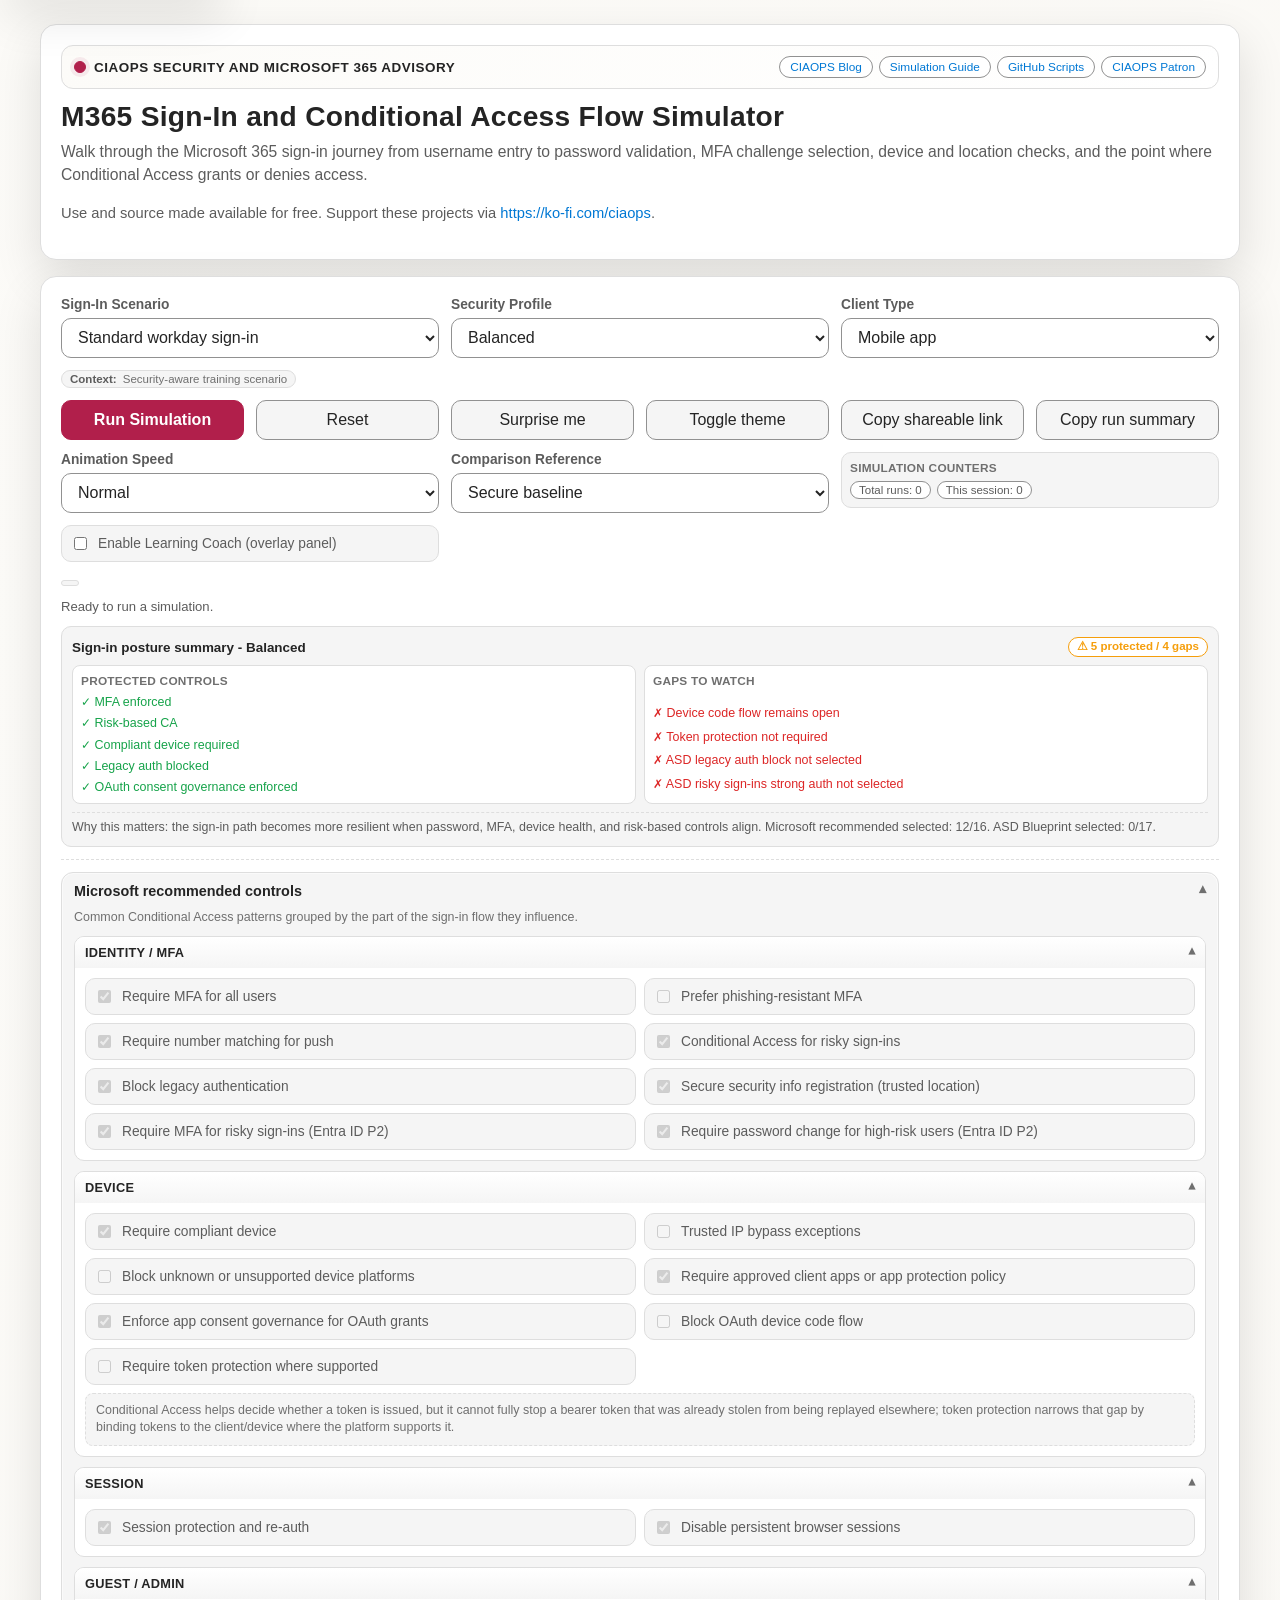
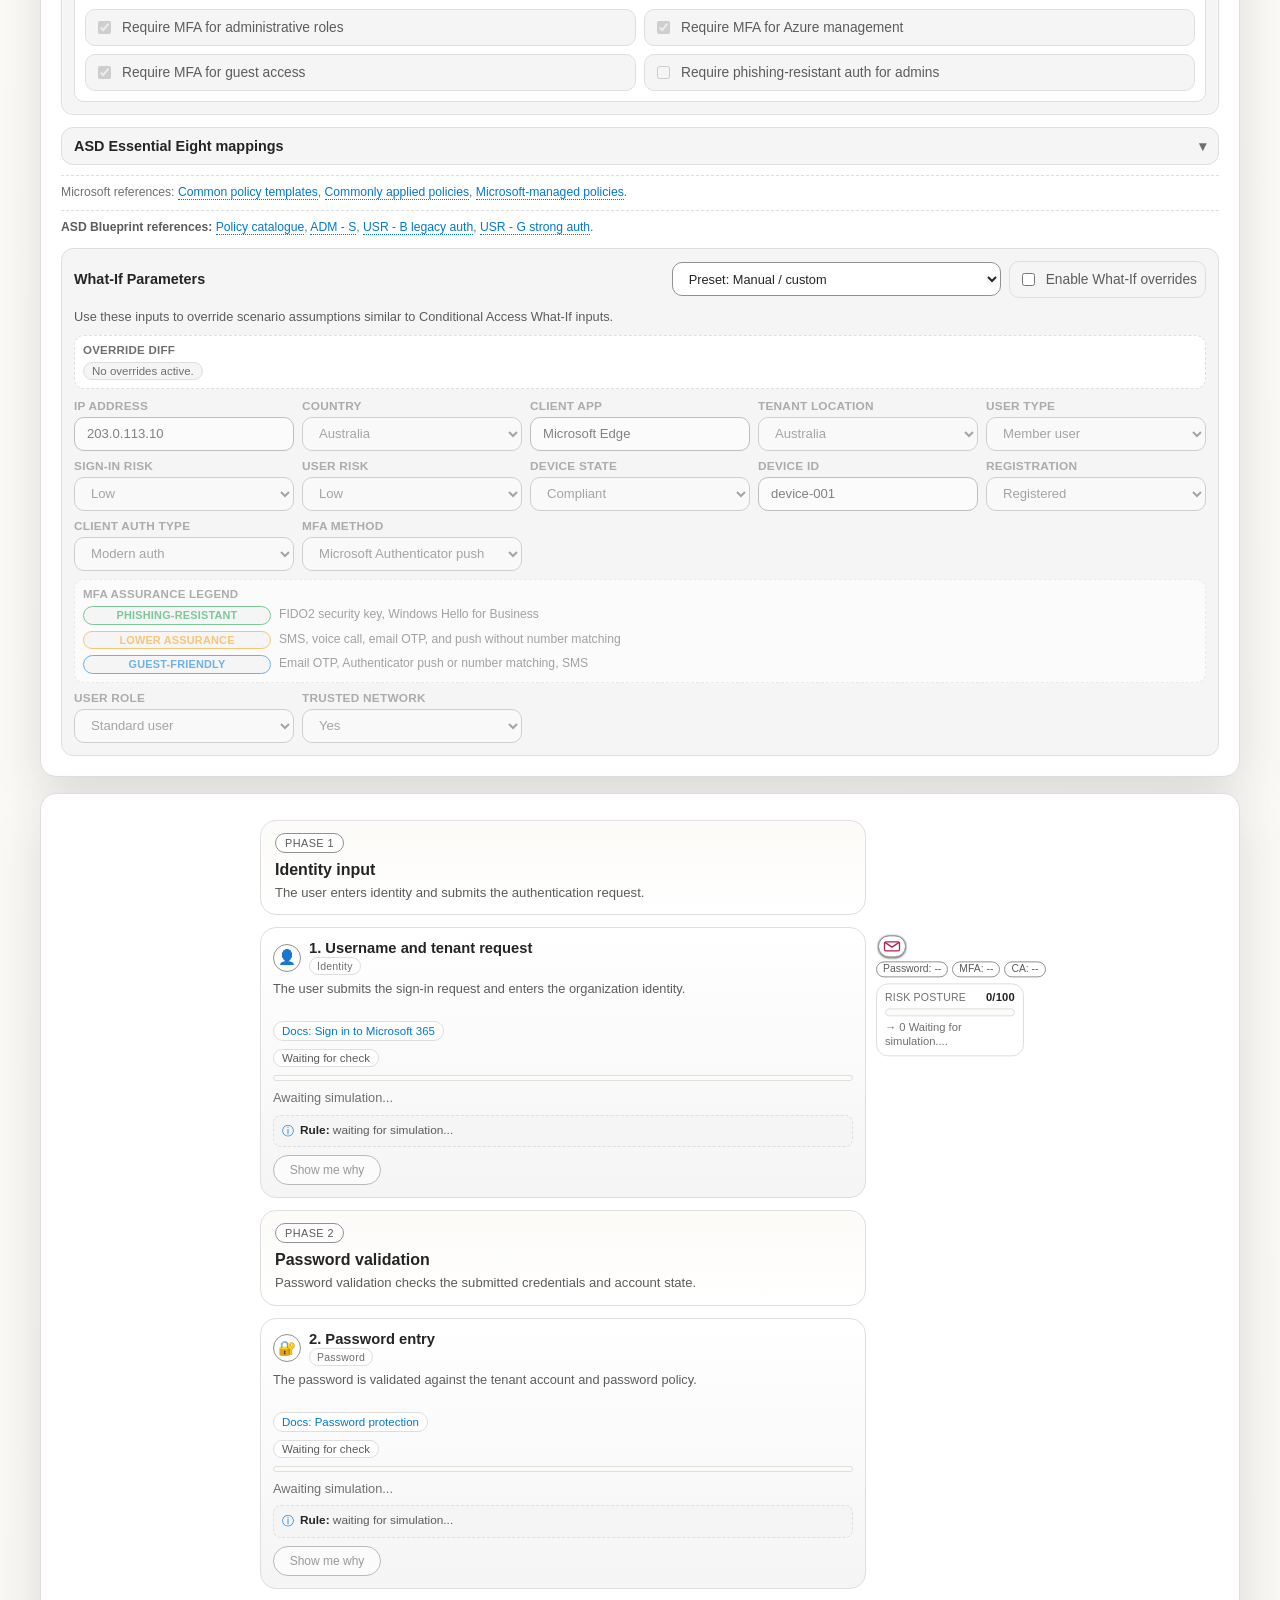
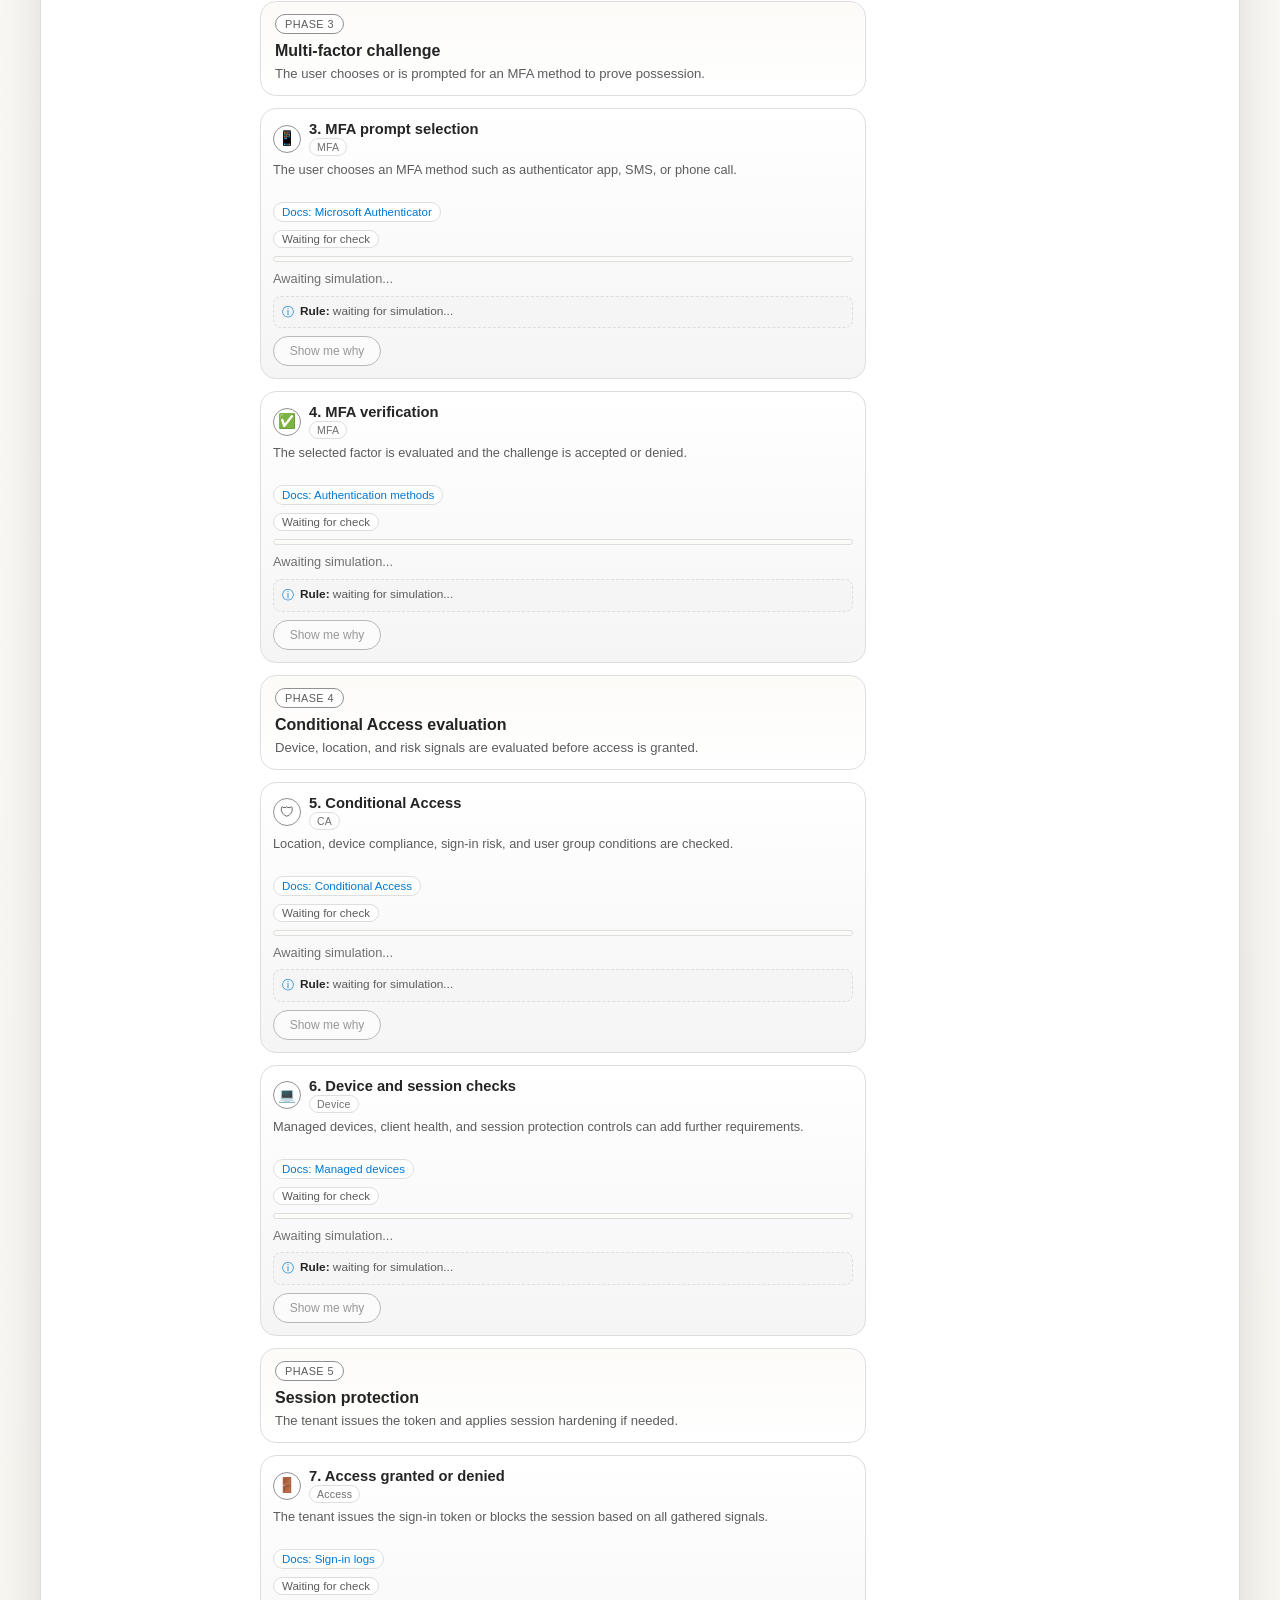
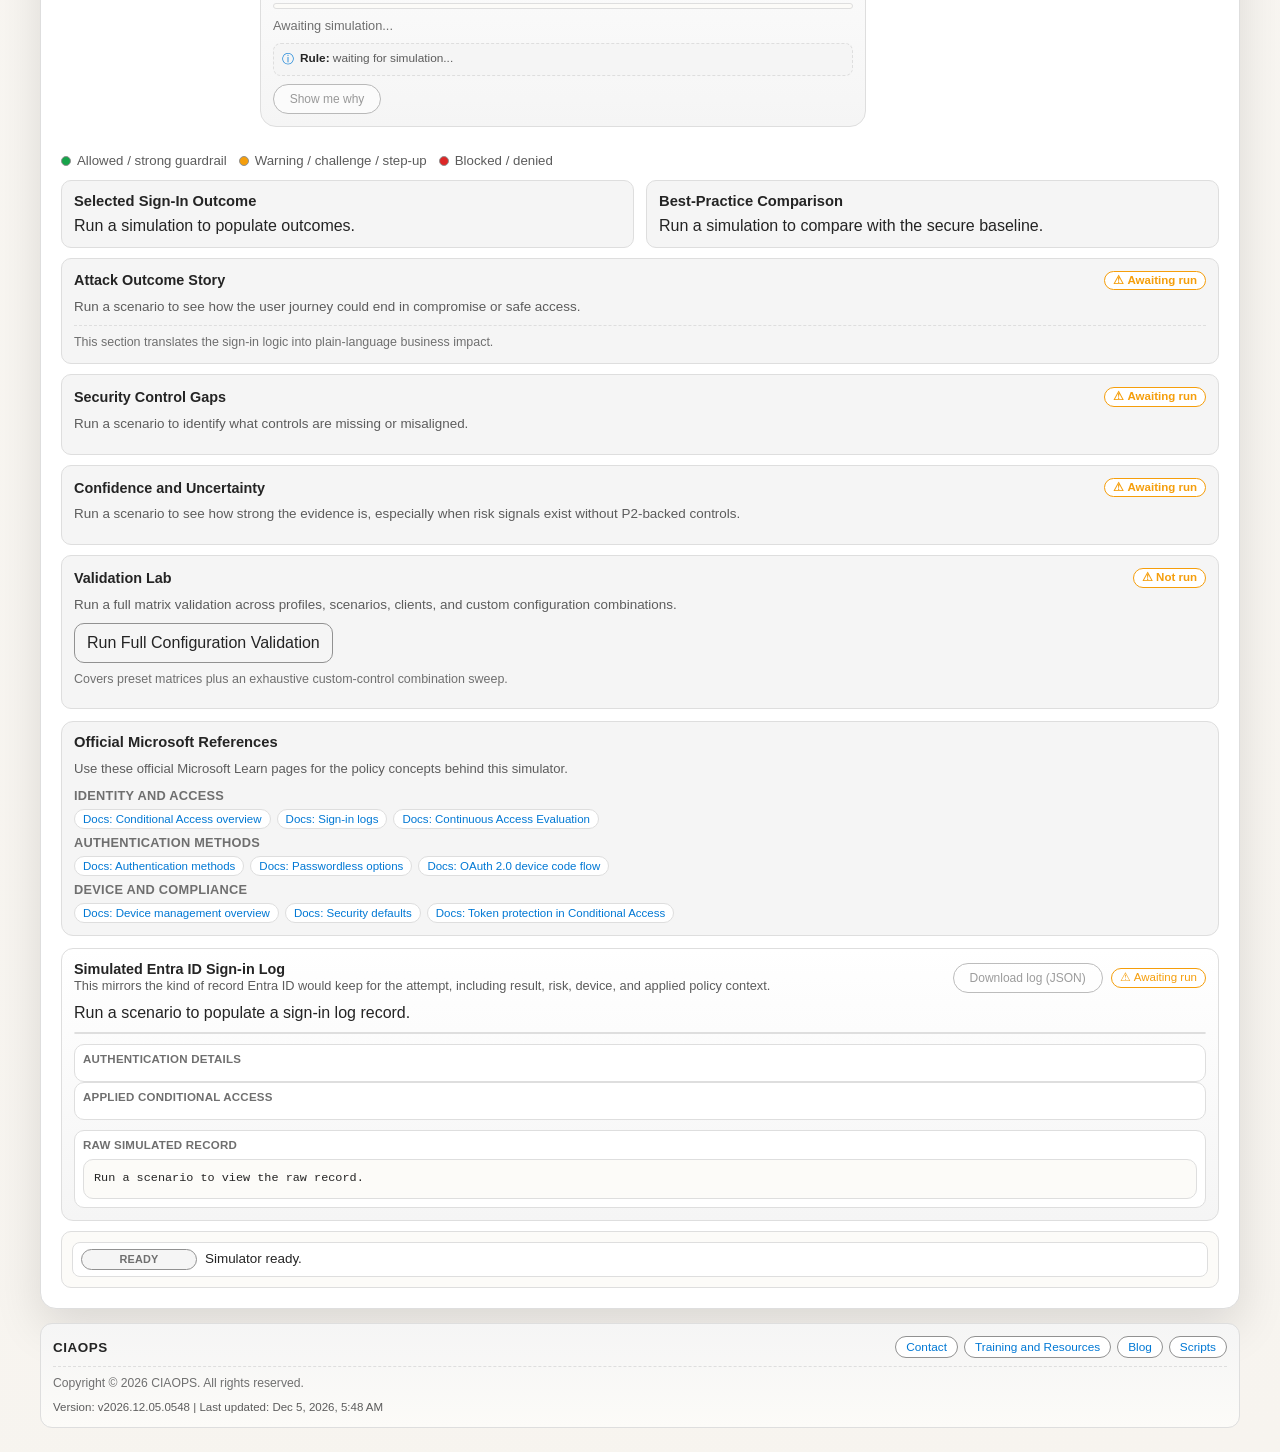
<file: docs/m365-login-sim.html>
<!DOCTYPE html>
<html lang="en">
<head>
  <meta charset="UTF-8">
  <meta name="viewport" content="width=device-width, initial-scale=1.0">
  <title>M365 Sign-In and Conditional Access Flow Simulator</title>
  <script>
    (() => {
      const param = new URLSearchParams(window.location.search).get("scoutTheme");
      let stored = null;
      try { stored = localStorage.getItem("m365Simulator.theme"); } catch { /* storage unavailable */ }
      const theme = param || stored || (window.matchMedia("(prefers-color-scheme: dark)").matches ? "dark" : "light");
      document.documentElement.setAttribute("data-theme", theme);
    })();
  </script>
  <style>
    :root {
      color-scheme: light;
      --cp-bg: #f7f4ef;
      --cp-bg-elevated: #fcfbf8;
      --cp-surface: #ffffff;
      --cp-surface-soft: #f5f5f5;
      --cp-border: #dedede;
      --cp-border-strong: #919191;
      --cp-text: #242424;
      --cp-text-muted: #5c5c5c;
      --cp-text-soft: #6f6f6f;
      --cp-accent: #b11f4b;
      --cp-accent-hover: #9a1a41;
      --cp-accent-soft: rgba(177, 31, 75, 0.08);
      --cp-accent-fg: #ffffff;
      --cp-success: #16a34a;
      --cp-danger: #dc2626;
      --cp-warning: #f59e0b;
      --cp-link: #0078d4;
      --cp-shadow: 0 18px 48px rgba(0, 0, 0, 0.12);
      --cp-overlay: rgba(255, 255, 255, 0.8);
      --cp-panel: rgba(255, 255, 255, 0.86);
      --cp-panel-strong: rgba(255, 255, 255, 0.96);
      --cp-sheen: rgba(255, 255, 255, 0.55);
      --cp-highlight: rgba(177, 31, 75, 0.12);
    }
    html[data-theme="dark"] {
      color-scheme: dark;
      --cp-bg: #3d3b3a;
      --cp-bg-elevated: #343231;
      --cp-surface: #292929;
      --cp-surface-soft: #2e2e2e;
      --cp-border: #474747;
      --cp-border-strong: #5f5f5f;
      --cp-text: #dedede;
      --cp-text-muted: #919191;
      --cp-text-soft: #b0b0b0;
      --cp-accent: #fd8ea1;
      --cp-accent-hover: #fb7b91;
      --cp-accent-soft: rgba(253, 142, 161, 0.14);
      --cp-accent-fg: #1a1a1a;
      --cp-success: #4ade80;
      --cp-danger: #f87171;
      --cp-warning: #fbbf24;
      --cp-link: #4da6ff;
      --cp-shadow: 0 18px 48px rgba(0, 0, 0, 0.32);
      --cp-overlay: rgba(41, 41, 41, 0.88);
      --cp-panel: rgba(41, 41, 41, 0.72);
      --cp-panel-strong: rgba(41, 41, 41, 0.96);
      --cp-sheen: rgba(255, 255, 255, 0.04);
      --cp-highlight: rgba(253, 142, 161, 0.12);
    }

    * { box-sizing: border-box; }
    body {
      margin: 0;
      font-family: "Segoe UI", Aptos, Calibri, -apple-system, BlinkMacSystemFont, sans-serif;
      color: var(--cp-text);
      background: radial-gradient(circle at 10% 10%, var(--cp-bg-elevated), var(--cp-bg));
      min-height: 100vh;
    }
    .shell {
      width: min(1200px, 100% - 32px);
      min-width: 0;
      margin: 24px auto;
      display: grid;
      gap: 16px;
    }
    .panel {
      min-width: 0;
      background: var(--cp-surface);
      border: 1px solid var(--cp-border);
      border-radius: 16px;
      box-shadow: var(--cp-shadow);
      padding: 20px;
    }
    .brand-row {
      margin-bottom: 12px;
      display: flex;
      align-items: center;
      justify-content: space-between;
      gap: 10px;
      flex-wrap: wrap;
      padding: 10px 12px;
      border: 1px solid var(--cp-border);
      border-radius: 12px;
      background: linear-gradient(120deg, var(--cp-bg-elevated), var(--cp-surface));
    }
    .brand-mark { display: inline-flex; align-items: center; gap: 8px; color: var(--cp-text); font-weight: 700; font-size: 0.84rem; letter-spacing: 0.04em; text-transform: uppercase; }
    .brand-mark::before { content: ""; width: 10px; height: 10px; border-radius: 999px; border: 1px solid var(--cp-accent); background: var(--cp-accent); box-shadow: 0 0 0 4px var(--cp-accent-soft); }
    .brand-links { display: flex; flex-wrap: wrap; gap: 6px; }
    .brand-link {
      display: inline-flex; align-items: center; border: 1px solid var(--cp-border-strong); border-radius: 999px; padding: 3px 10px; font-size: 0.74rem; color: var(--cp-link); background: var(--cp-surface); text-decoration: none;
    }
    .brand-link:hover { border-color: var(--cp-link); background: var(--cp-accent-soft); }
    .ciaops-footer { margin-top: -2px; display: grid; gap: 8px; border: 1px solid var(--cp-border); border-radius: 12px; background: linear-gradient(180deg, var(--cp-surface-soft), var(--cp-bg-elevated)); padding: 12px; }
    .ciaops-footer-head { display: flex; align-items: center; justify-content: space-between; gap: 8px; flex-wrap: wrap; }
    .ciaops-footer-title { margin: 0; font-size: 0.84rem; font-weight: 700; letter-spacing: 0.04em; text-transform: uppercase; color: var(--cp-text); }
    .ciaops-footer-links { display: flex; flex-wrap: wrap; gap: 6px; }
    .ciaops-footer-link { display: inline-flex; align-items: center; border: 1px solid var(--cp-border-strong); border-radius: 999px; padding: 3px 10px; font-size: 0.74rem; color: var(--cp-link); background: var(--cp-surface); text-decoration: none; }
    .ciaops-footer-link:hover { border-color: var(--cp-link); background: var(--cp-accent-soft); }
    .ciaops-footer-copy { margin: 0; border-top: 1px dashed var(--cp-border); padding-top: 8px; font-size: 0.76rem; line-height: 1.35; color: var(--cp-text-soft); }
    .ciaops-footer-version { margin: 0; font-size: 0.72rem; line-height: 1.35; color: var(--cp-text-muted); }
    h1 { margin: 0; font-size: clamp(1.4rem, 2.2vw, 2rem); letter-spacing: 0.01em; }
    .subtitle { margin-top: 8px; color: var(--cp-text-muted); line-height: 1.45; font-size: 0.98rem; }
    .support-note { margin-top: 6px; color: var(--cp-text-muted); font-size: 0.92rem; line-height: 1.5; max-width: 900px; }
    .support-link { color: var(--cp-link); text-decoration: none; }
    .support-link:hover { text-decoration: underline; }
    .controls { display: grid; grid-template-columns: repeat(12, minmax(0, 1fr)); gap: 12px; align-items: start; }
    .field { display: grid; gap: 6px; min-width: 0; }
    .field label { color: var(--cp-text-muted); font-size: 0.86rem; font-weight: 600; }
    .field-note { margin-top: 6px; display: inline-flex; align-items: center; gap: 6px; width: fit-content; border: 1px solid var(--cp-border); border-radius: 999px; padding: 2px 8px; font-size: 0.72rem; color: var(--cp-text-soft); background: var(--cp-surface-soft); }
    .field-note strong { font-weight: 700; color: var(--cp-text-muted); }
    .counter-wrap { display: grid; gap: 6px; border: 1px solid var(--cp-border); border-radius: 0.625rem; background: var(--cp-surface-soft); padding: 8px; }
    .counter-title { font-size: 0.74rem; font-weight: 700; color: var(--cp-text-soft); letter-spacing: 0.02em; text-transform: uppercase; }
    .counter-row { display: flex; flex-wrap: wrap; gap: 6px; }
    .counter-pill { display: inline-flex; align-items: center; border: 1px solid var(--cp-border-strong); border-radius: 999px; padding: 2px 8px; font-size: 0.72rem; color: var(--cp-text-muted); background: var(--cp-surface); }
    .profile-hint { margin-top: 6px; display: none; border: 1px solid var(--cp-border); border-radius: 0.5rem; padding: 6px 8px; font-size: 0.76rem; line-height: 1.35; color: var(--cp-text-muted); background: var(--cp-surface-soft); }
    .profile-hint.show { display: block; }
    select, button, input { height: 40px; border-radius: 0.625rem; border: 1px solid var(--cp-border-strong); background: var(--cp-surface); color: var(--cp-text); padding: 0 12px; font: inherit; width: 100%; min-width: 0; }
    :focus-visible { outline: 3px solid var(--cp-accent); outline-offset: 2px; }
    .skip-link { position: fixed; top: 8px; left: 8px; z-index: 10; padding: 10px 14px; border-radius: 0.5rem; background: var(--cp-surface); color: var(--cp-link); box-shadow: var(--cp-shadow); transform: translateY(calc(-100% - 12px)); }
    .skip-link:focus { transform: translateY(0); }
    .simulation-status { grid-column: 1 / -1; min-height: 1.2em; color: var(--cp-text-muted); font-size: 0.82rem; line-height: 1.4; }
    .btn-primary { background: var(--cp-accent); color: var(--cp-accent-fg); border-color: var(--cp-accent); cursor: pointer; font-weight: 600; }
    .btn-primary:hover { background: var(--cp-accent-hover); }
    .btn-secondary { cursor: pointer; background: var(--cp-surface-soft); color: var(--cp-text); }
    .row-span-4 { grid-column: span 4; }
    .row-span-2 { grid-column: span 2; }
    .row-span-12 { grid-column: 1 / -1; }
    .action-field { align-self: end; }
    .toggles { display: grid; gap: 12px; margin-top: 12px; padding-top: 12px; border-top: 1px dashed var(--cp-border); }
    .toggle-section {
      border: 1px solid var(--cp-border);
      border-radius: 0.75rem;
      background: var(--cp-surface-soft);
      overflow: hidden;
    }
    .toggle-section[open] { box-shadow: inset 0 0 0 1px var(--cp-sheen); }
    .toggle-section-summary {
      display: flex;
      align-items: center;
      justify-content: space-between;
      gap: 10px;
      padding: 10px 12px;
      cursor: pointer;
      color: var(--cp-text);
      font-size: 0.9rem;
      font-weight: 700;
      list-style: none;
    }
    .toggle-section-summary::-webkit-details-marker { display: none; }
    .toggle-section-summary::after {
      content: "▾";
      flex: 0 0 auto;
      color: var(--cp-text-soft);
      transition: transform 180ms ease;
    }
    .toggle-section[open] > .toggle-section-summary::after { transform: rotate(180deg); }
    .toggle-section-note {
      padding: 0 12px 10px;
      color: var(--cp-text-soft);
      font-size: 0.78rem;
      line-height: 1.35;
    }
    .toggle-section-body {
      display: grid;
      gap: 10px;
      padding: 0 12px 12px;
    }
    .toggle-subsection {
      border: 1px solid var(--cp-border);
      border-radius: 0.625rem;
      background: var(--cp-surface);
      overflow: hidden;
    }
    .toggle-subsection-summary {
      display: flex;
      align-items: center;
      justify-content: space-between;
      gap: 10px;
      padding: 8px 10px;
      cursor: pointer;
      color: var(--cp-text);
      font-size: 0.8rem;
      font-weight: 700;
      letter-spacing: 0.02em;
      text-transform: uppercase;
      list-style: none;
      background: linear-gradient(180deg, var(--cp-surface), var(--cp-surface-soft));
    }
    .toggle-subsection-summary::-webkit-details-marker { display: none; }
    .toggle-subsection-summary::after {
      content: "▾";
      flex: 0 0 auto;
      color: var(--cp-text-soft);
      transition: transform 180ms ease;
    }
    .toggle-subsection[open] > .toggle-subsection-summary::after { transform: rotate(180deg); }
    .toggle-subsection-body { padding: 10px; }
    .toggle-grid { display: grid; grid-template-columns: repeat(2, minmax(0, 1fr)); gap: 8px; }
    .toggle-note-inline {
      grid-column: 1 / -1;
      margin: 0;
      padding: 8px 10px;
      border: 1px dashed var(--cp-border);
      border-radius: 0.5rem;
      background: var(--cp-surface-soft);
      color: var(--cp-text-soft);
      font-size: 0.78rem;
      line-height: 1.4;
    }
    .toggle { display: flex; align-items: center; gap: 8px; padding: 8px; border: 1px solid var(--cp-border); border-radius: 0.625rem; background: var(--cp-surface-soft); color: var(--cp-text-muted); font-size: 0.86rem; }
    .toggle input { accent-color: var(--cp-accent); width: auto; height: auto; }
    .policy-note { margin-top: 10px; border-top: 1px dashed var(--cp-border); padding-top: 8px; color: var(--cp-text-soft); font-size: 0.76rem; line-height: 1.35; }
    .policy-note strong { color: var(--cp-text-muted); }
    .toggle-link { color: var(--cp-link); text-decoration: none; border-bottom: 1px dotted var(--cp-link); }
    .toggle-link:hover { background: var(--cp-accent-soft); }
    .whatif-panel { margin-top: 12px; border: 1px solid var(--cp-border); border-radius: 0.75rem; background: var(--cp-surface-soft); padding: 12px; display: grid; gap: 10px; }
    .whatif-head { display: flex; align-items: center; justify-content: space-between; gap: 8px; flex-wrap: wrap; }
    .whatif-controls { display: flex; align-items: center; gap: 8px; flex-wrap: wrap; }
    .whatif-preset { min-width: 250px; max-width: 360px; }
    .whatif-preset select { height: 34px; font-size: 0.8rem; }
    .whatif-title { margin: 0; font-size: 0.9rem; font-weight: 700; color: var(--cp-text); }
    .whatif-copy { margin: 0; color: var(--cp-text-muted); font-size: 0.8rem; line-height: 1.35; }
    .whatif-diff { border: 1px dashed var(--cp-border); border-radius: 0.625rem; background: var(--cp-surface); padding: 8px; display: grid; gap: 6px; }
    .whatif-diff-title { font-size: 0.72rem; color: var(--cp-text-soft); font-weight: 700; letter-spacing: 0.02em; text-transform: uppercase; }
    .whatif-diff-list { display: flex; flex-wrap: wrap; gap: 6px; }
    .whatif-diff-item { display: inline-flex; align-items: center; border: 1px solid var(--cp-warning); border-radius: 999px; padding: 2px 8px; font-size: 0.72rem; color: var(--cp-warning); background: var(--cp-surface-soft); }
    .whatif-diff-empty { display: inline-flex; align-items: center; border: 1px solid var(--cp-border); border-radius: 999px; padding: 2px 8px; font-size: 0.72rem; color: var(--cp-text-soft); background: var(--cp-surface-soft); }
    .whatif-grid { display: grid; grid-template-columns: repeat(5, minmax(0, 1fr)); gap: 8px; }
    .whatif-field { display: grid; gap: 4px; }
    .whatif-field label { font-size: 0.74rem; color: var(--cp-text-soft); font-weight: 700; letter-spacing: 0.02em; text-transform: uppercase; }
    .whatif-field input, .whatif-field select { height: 34px; font-size: 0.82rem; }
    .mfa-legend { grid-column: 1 / -1; border: 1px dashed var(--cp-border); border-radius: 0.625rem; background: var(--cp-surface); padding: 8px; display: grid; gap: 6px; }
    .mfa-legend-title { font-size: 0.72rem; color: var(--cp-text-soft); font-weight: 700; letter-spacing: 0.02em; text-transform: uppercase; }
    .mfa-legend-row { display: grid; grid-template-columns: 188px minmax(0, 1fr); align-items: start; gap: 8px; font-size: 0.76rem; color: var(--cp-text-muted); line-height: 1.35; }
    .mfa-legend-tag { width: 100%; display: inline-flex; justify-content: center; align-items: center; border: 1px solid var(--cp-border-strong); border-radius: 999px; padding: 1px 8px; font-size: 0.68rem; font-weight: 700; letter-spacing: 0.02em; text-transform: uppercase; background: var(--cp-surface-soft); }
    .mfa-legend-tag.good { border-color: var(--cp-success); color: var(--cp-success); }
    .mfa-legend-tag.warn { border-color: var(--cp-warning); color: var(--cp-warning); }
    .mfa-legend-tag.info { border-color: var(--cp-link); color: var(--cp-link); }
    .whatif-disabled { opacity: 0.55; }
    .summary-card { margin-top: 10px; border: 1px solid var(--cp-border); border-radius: 0.625rem; background: var(--cp-surface-soft); padding: 10px; display: grid; gap: 8px; }
    .summary-head { display: flex; align-items: center; justify-content: space-between; gap: 8px; font-size: 0.84rem; font-weight: 700; color: var(--cp-text); }
    .summary-grid { display: grid; grid-template-columns: 1fr 1fr; gap: 8px; }
    .summary-col { border: 1px solid var(--cp-border); border-radius: 0.5rem; background: var(--cp-surface); padding: 8px; display: grid; gap: 6px; }
    .summary-title { font-size: 0.74rem; font-weight: 700; letter-spacing: 0.02em; text-transform: uppercase; color: var(--cp-text-soft); }
    .summary-list { margin: 0; padding: 0; list-style: none; display: grid; gap: 5px; }
    .summary-item { font-size: 0.78rem; color: var(--cp-text-muted); line-height: 1.3; }
    .summary-item.good { color: var(--cp-success); }
    .summary-item.bad { color: var(--cp-danger); }
    .summary-why { border-top: 1px dashed var(--cp-border); padding-top: 6px; font-size: 0.78rem; color: var(--cp-text-muted); line-height: 1.35; }
    .coach { margin: 0 0 12px; border: 1px solid var(--cp-border); border-radius: 0.625rem; background: var(--cp-surface-soft); padding: 10px; display: grid; gap: 8px; position: sticky; top: 12px; z-index: 4; box-shadow: 0 10px 24px rgba(0, 0, 0, 0.08); }
    .coach.hidden { display: none; }
    .coach-head { display: flex; align-items: center; justify-content: space-between; gap: 8px; color: var(--cp-text); font-size: 0.86rem; font-weight: 700; }
    .coach-body { color: var(--cp-text-muted); font-size: 0.83rem; line-height: 1.45; }
    .coach-why { margin-top: 4px; color: var(--cp-text-soft); font-size: 0.8rem; line-height: 1.4; }
    .coach-footer { display: flex; justify-content: flex-end; }
    .coach-btn { height: 34px; width: auto; min-width: 132px; padding: 0 10px; font-size: 0.8rem; }
    .pill { display: inline-flex; align-items: center; border: 1px solid var(--cp-border-strong); border-radius: 999px; padding: 2px 8px; font-size: 0.72rem; line-height: 1.2; color: var(--cp-text-muted); background: var(--cp-surface); white-space: nowrap; }
    .pill.good { border-color: var(--cp-success); color: var(--cp-success); }
    .pill.warn { border-color: var(--cp-warning); color: var(--cp-warning); }
    .pill.bad { border-color: var(--cp-danger); color: var(--cp-danger); }
    .pill.good::before { content: "\2713\a0"; }
    .pill.warn::before { content: "\26A0\a0"; }
    .pill.bad::before { content: "\2717\a0"; }
    .stage-status.pass::before { content: "\2713\a0"; }
    .stage-status.warn::before { content: "\26A0\a0"; }
    .stage-status.block::before { content: "\2717\a0"; }
    .sim-wrap { position: relative; overflow: visible; padding-bottom: 10px; }
    .flow-track { min-width: 0; max-width: 760px; margin: 0 auto; display: grid; gap: 12px; position: relative; padding: 6px 154px 6px 0; }
    .phase-card { position: relative; border: 1px solid var(--cp-border); border-radius: 16px; background: linear-gradient(180deg, var(--cp-bg-elevated), var(--cp-surface)); padding: 12px 14px; box-shadow: inset 0 0 0 1px var(--cp-sheen); }
    .phase-kicker { display: inline-flex; align-items: center; gap: 6px; border: 1px solid var(--cp-border-strong); border-radius: 999px; padding: 3px 9px; font-size: 0.68rem; letter-spacing: 0.04em; text-transform: uppercase; color: var(--cp-text-muted); background: var(--cp-surface); }
    .phase-title { margin-top: 8px; font-size: 1rem; font-weight: 700; }
    .phase-summary { margin-top: 5px; color: var(--cp-text-muted); font-size: 0.82rem; line-height: 1.4; }
    .stage { position: relative; border: 1px solid var(--cp-border); border-radius: 16px; background: linear-gradient(180deg, var(--cp-surface), var(--cp-surface-soft)); padding: 12px; min-height: 140px; transition: transform 300ms ease, border-color 300ms ease; }
    .stage.active { border-color: var(--cp-accent); transform: translateY(-2px); box-shadow: 0 0 2px var(--cp-border-strong), 0 1px 2px var(--cp-border-strong); }
    .stage.pass { border-color: var(--cp-success); }
    .stage.warn { border-color: var(--cp-warning); }
    .stage.block { border-color: var(--cp-danger); }
    .stage.na { border-color: var(--cp-border-strong); background: linear-gradient(180deg, var(--cp-surface-soft), var(--cp-bg-elevated)); opacity: 0.86; }
    .stage-head { display: grid; grid-template-columns: 28px 1fr; gap: 8px; align-items: center; }
    .stage-icon { width: 28px; height: 28px; border-radius: 999px; border: 1px solid var(--cp-border-strong); display: grid; place-items: center; font-size: 0.9rem; background: var(--cp-surface); color: var(--cp-text-muted); }
    .stage.active .stage-icon { border-color: var(--cp-accent); color: var(--cp-accent); }
    .stage h3 { margin: 0; font-size: 0.92rem; }
    .micro-badge { display: inline-flex; align-items: center; justify-content: center; width: fit-content; border: 1px solid var(--cp-border); border-radius: 999px; padding: 2px 7px; font-size: 0.66rem; letter-spacing: 0.02em; color: var(--cp-text-soft); background: var(--cp-surface); }
    .micro-badge.active { border-color: var(--cp-accent); color: var(--cp-accent); box-shadow: 0 0 0 2px var(--cp-accent-soft); }
    .micro-badge.done.pass { border-color: var(--cp-success); color: var(--cp-success); }
    .micro-badge.done.warn { border-color: var(--cp-warning); color: var(--cp-warning); }
    .micro-badge.done.block { border-color: var(--cp-danger); color: var(--cp-danger); }
    .micro-badge.done.na { border-color: var(--cp-border-strong); color: var(--cp-text-soft); opacity: 0.82; }
    .stage .policy { margin-top: 6px; color: var(--cp-text-muted); font-size: 0.8rem; min-height: 32px; }
    .stage-status { margin-top: 8px; display: inline-flex; align-items: center; border: 1px solid var(--cp-border); border-radius: 999px; padding: 2px 8px; font-size: 0.72rem; color: var(--cp-text-muted); background: var(--cp-surface); max-width: 100%; white-space: nowrap; overflow: hidden; text-overflow: ellipsis; }
    .stage-status.pass { border-color: var(--cp-success); color: var(--cp-success); }
    .stage-status.warn { border-color: var(--cp-warning); color: var(--cp-warning); }
    .stage-status.block { border-color: var(--cp-danger); color: var(--cp-danger); }
    .stage-status.na { border-color: var(--cp-border-strong); color: var(--cp-text-soft); }
    .stage-meter { margin-top: 8px; height: 6px; border: 1px solid var(--cp-border); border-radius: 999px; overflow: hidden; background: var(--cp-bg-elevated); }
    .stage-meter-fill { height: 100%; width: 0%; background: var(--cp-border-strong); transition: width 320ms ease, background-color 220ms ease; }
    .stage .result { margin-top: 8px; font-size: 0.8rem; color: var(--cp-text-soft); line-height: 1.35; }
    .rule-fired { margin-top: 8px; border: 1px dashed var(--cp-border); border-radius: 0.5rem; padding: 7px 8px; background: var(--cp-surface-soft); color: var(--cp-text-muted); font-size: 0.74rem; line-height: 1.35; display: flex; align-items: flex-start; gap: 6px; transition: border-color 220ms ease, background-color 220ms ease, color 220ms ease; }
    .rule-fired strong { color: var(--cp-text); }
    .rule-fired .rule-hint { flex: 0 0 auto; font-size: 0.78rem; color: var(--cp-link); cursor: help; }
    .rule-fired.pass { border-color: var(--cp-success); background: rgba(22, 163, 74, 0.08); color: var(--cp-success); }
    .rule-fired.pass strong { color: var(--cp-success); }
    .rule-fired.warn { border-color: var(--cp-warning); background: rgba(245, 158, 11, 0.1); color: var(--cp-warning); }
    .rule-fired.warn strong { color: var(--cp-warning); }
    .rule-fired.block { border-color: var(--cp-danger); background: rgba(220, 38, 38, 0.1); color: var(--cp-danger); }
    .rule-fired.block strong { color: var(--cp-danger); }
    .rule-fired.na { border-color: var(--cp-border-strong); background: var(--cp-bg-elevated); color: var(--cp-text-soft); }
    .rule-fired.na strong { color: var(--cp-text-soft); }
    .stage-actions { margin-top: 8px; display: flex; align-items: center; gap: 8px; }
    .evidence-toggle { height: 30px; width: auto; min-width: 108px; padding: 0 10px; font-size: 0.75rem; border-radius: 999px; border: 1px solid var(--cp-border-strong); background: var(--cp-surface); color: var(--cp-text-muted); cursor: pointer; }
    .evidence-toggle:disabled { opacity: 0.6; cursor: not-allowed; }
    .evidence-box { display: none; margin-top: 8px; border: 1px solid var(--cp-border); border-radius: 0.5rem; background: var(--cp-bg-elevated); padding: 8px; color: var(--cp-text-muted); font-size: 0.78rem; line-height: 1.35; white-space: pre-line; }
    .evidence-box.show { display: block; }
    .packet-trail { position: absolute; top: 0; left: 0; transform: translate(0, 0); transition: transform 500ms ease; pointer-events: none; z-index: 4; }
    .packet { width: 28px; height: 22px; border-radius: 999px; background: var(--cp-surface); border: 1px solid var(--cp-border-strong); box-shadow: 0 0 2px var(--cp-border-strong), 0 1px 2px var(--cp-border-strong); display: grid; place-items: center; margin-left: 2px; }
    .packet svg { width: 18px; height: 14px; display: block; }
    .packet svg path, .packet svg rect, .packet svg polyline { stroke: var(--cp-accent); fill: none; stroke-width: 1.7; stroke-linecap: round; stroke-linejoin: round; }
    .auth-badges { position: relative; display: flex; gap: 4px; margin-top: 4px; }
    .auth-badge { display: inline-flex; align-items: center; gap: 4px; border: 1px solid var(--cp-border-strong); border-radius: 999px; padding: 2px 6px; font-size: 0.65rem; line-height: 1; background: var(--cp-surface); color: var(--cp-text-muted); white-space: nowrap; }
    .auth-badge.good { border-color: var(--cp-success); color: var(--cp-success); }
    .auth-badge.bad { border-color: var(--cp-danger); color: var(--cp-danger); }
    .threat-meter { margin-top: 6px; width: 148px; border: 1px solid var(--cp-border); border-radius: 12px; background: var(--cp-surface); padding: 7px 8px; display: grid; gap: 5px; }
    .threat-meter-head { display: flex; align-items: center; justify-content: space-between; gap: 6px; font-size: 0.66rem; color: var(--cp-text-soft); letter-spacing: 0.02em; text-transform: uppercase; }
    .threat-meter-score { font-weight: 700; color: var(--cp-text); font-size: 0.7rem; }
    .threat-meter-track { height: 8px; border: 1px solid var(--cp-border); border-radius: 999px; background: var(--cp-bg-elevated); overflow: hidden; }
    .threat-meter-fill { height: 100%; width: 0%; background: var(--cp-success); transition: width 320ms ease, background-color 220ms ease; }
    .threat-meter-delta { font-size: 0.7rem; color: var(--cp-text-muted); line-height: 1.2; }
    .threat-meter-delta.rising { color: var(--cp-danger); }
    .threat-meter-delta.falling { color: var(--cp-success); }
    .threat-meter-delta.steady { color: var(--cp-text-soft); }
    .legend { display: flex; gap: 12px; flex-wrap: wrap; color: var(--cp-text-muted); font-size: 0.83rem; margin-top: 10px; }
    .dot { display: inline-block; width: 10px; height: 10px; border-radius: 999px; margin-right: 6px; vertical-align: middle; border: 1px solid var(--cp-border-strong); }
    .dot-pass { background: var(--cp-success); }
    .dot-warn { background: var(--cp-warning); }
    .dot-block { background: var(--cp-danger); }
    .outcomes { display: grid; grid-template-columns: 1fr 1fr; gap: 12px; margin-top: 12px; }
    .outcome-card { border: 1px solid var(--cp-border); border-radius: 0.625rem; background: var(--cp-surface-soft); padding: 12px; }
    .outcome-card h4 { margin: 0 0 8px; font-size: 0.92rem; }
    .outcome-head { display: flex; align-items: center; justify-content: space-between; gap: 8px; margin-bottom: 8px; }
    .outcome-title { font-weight: 700; font-size: 0.9rem; color: var(--cp-text); }
    .bars { margin-top: 8px; display: grid; gap: 8px; }
    .bar-row { display: grid; grid-template-columns: 120px 1fr 48px; gap: 8px; align-items: center; font-size: 0.78rem; color: var(--cp-text-muted); }
    .bar-track { height: 8px; border: 1px solid var(--cp-border-strong); border-radius: 999px; background: var(--cp-bg-elevated); overflow: hidden; }
    .bar-fill { height: 100%; width: 0; background: var(--cp-accent); transition: width 300ms ease; }
    .bar-fill.good { background: var(--cp-success); }
    .bar-fill.warn { background: var(--cp-warning); }
    .bar-fill.bad { background: var(--cp-danger); }
    .bar-fill.muted { background: var(--cp-link); }
    .stage-stats { margin-top: 10px; display: flex; flex-wrap: wrap; gap: 6px; }
    .mini-stat { border: 1px solid var(--cp-border); border-radius: 999px; padding: 2px 8px; font-size: 0.72rem; color: var(--cp-text-muted); background: var(--cp-surface); }
    .insight { margin-top: 10px; padding-top: 8px; border-top: 1px dashed var(--cp-border); color: var(--cp-text-muted); font-size: 0.8rem; line-height: 1.35; }
    .compare-block { margin-top: 8px; border: 1px solid var(--cp-border); border-radius: 0.5rem; background: var(--cp-surface); padding: 8px; }
    .compare-block.highlight { border-color: var(--cp-accent); background: var(--cp-accent-soft); }
    .compare-title { font-size: 0.72rem; font-weight: 700; letter-spacing: 0.02em; text-transform: uppercase; color: var(--cp-text-soft); }
    .compare-list { margin: 6px 0 0; padding-left: 16px; display: grid; gap: 4px; color: var(--cp-text-muted); font-size: 0.78rem; line-height: 1.35; }
    .compare-value { margin-top: 6px; font-weight: 700; color: var(--cp-text); font-size: 0.84rem; }
    .compare-detail { margin-top: 4px; color: var(--cp-text-muted); font-size: 0.78rem; line-height: 1.35; }
    .story-panel, .misconfig-panel, .confidence-panel { margin-top: 10px; border: 1px solid var(--cp-border); border-radius: 0.625rem; background: var(--cp-surface-soft); padding: 12px; display: grid; gap: 8px; }
    .story-head, .misconfig-head, .confidence-head { display: flex; align-items: center; justify-content: space-between; gap: 8px; font-size: 0.9rem; font-weight: 700; color: var(--cp-text); }
    .story-body, .misconfig-summary, .confidence-summary { color: var(--cp-text-muted); font-size: 0.84rem; line-height: 1.4; }
    .story-footnote { color: var(--cp-text-soft); font-size: 0.78rem; line-height: 1.35; border-top: 1px dashed var(--cp-border); padding-top: 8px; }
    .misconfig-list, .confidence-list { display: grid; gap: 6px; }
    .misconfig-item, .confidence-item { border: 1px solid var(--cp-border); border-radius: 0.5rem; padding: 6px 8px; background: var(--cp-surface); color: var(--cp-text-muted); font-size: 0.8rem; line-height: 1.35; }
    .confidence-stage { font-size: 0.76rem; color: var(--cp-text-soft); font-weight: 700; letter-spacing: 0.02em; }
    .validation-panel { margin-top: 10px; border: 1px solid var(--cp-border); border-radius: 0.625rem; background: var(--cp-surface-soft); padding: 12px; display: grid; gap: 8px; }
    .validation-head { display: flex; align-items: center; justify-content: space-between; gap: 8px; font-size: 0.9rem; font-weight: 700; color: var(--cp-text); }
    .validation-summary { color: var(--cp-text-muted); font-size: 0.84rem; line-height: 1.4; }
    .validation-controls { display: flex; align-items: center; gap: 8px; flex-wrap: wrap; }
    .validation-controls .btn-secondary { width: auto; min-width: 220px; }
    .validation-meta { color: var(--cp-text-soft); font-size: 0.78rem; line-height: 1.35; }
    .validation-list { display: grid; gap: 6px; max-height: 220px; overflow: auto; }
    .validation-item { border: 1px solid var(--cp-border); border-radius: 0.5rem; padding: 6px 8px; background: var(--cp-surface); color: var(--cp-text-muted); font-size: 0.78rem; line-height: 1.35; }
    .reference-panel { margin-top: 12px; border: 1px solid var(--cp-border); border-radius: 0.75rem; background: var(--cp-surface-soft); padding: 12px; display: grid; gap: 10px; }
    .reference-title { font-size: 0.92rem; font-weight: 700; color: var(--cp-text); }
    .reference-copy { color: var(--cp-text-muted); font-size: 0.82rem; line-height: 1.4; }
    .reference-group { display: grid; gap: 6px; }
    .reference-group h4 { margin: 0; font-size: 0.8rem; color: var(--cp-text-soft); letter-spacing: 0.02em; text-transform: uppercase; }
    .reference-links { display: flex; flex-wrap: wrap; gap: 6px; }
    .doc-link { display: inline-flex; align-items: center; gap: 4px; border: 1px solid var(--cp-border); border-radius: 999px; padding: 3px 8px; font-size: 0.72rem; color: var(--cp-link); background: var(--cp-surface); text-decoration: none; }
    .doc-link:hover { border-color: var(--cp-link); background: var(--cp-accent-soft); }
    .doc-links { display: flex; flex-wrap: wrap; gap: 6px; margin-top: 8px; }
    .evidence-docs { margin-top: 8px; padding-top: 8px; border-top: 1px dashed var(--cp-border); }
    .evidence-docs-title { font-size: 0.74rem; font-weight: 700; color: var(--cp-text-soft); margin-bottom: 6px; letter-spacing: 0.02em; text-transform: uppercase; }
    .log { margin-top: 10px; border: 1px solid var(--cp-border); border-radius: 0.625rem; background: var(--cp-bg-elevated); padding: 10px; max-height: 260px; overflow: auto; font-size: 0.84rem; line-height: 1.45; display: grid; gap: 6px; }
    .log-entry { display: grid; grid-template-columns: minmax(74px, 116px) minmax(0, 1fr); gap: 8px; align-items: start; padding: 6px 8px; border: 1px solid var(--cp-border); border-radius: 0.5rem; background: var(--cp-surface); }
    .log-tag { display: inline-flex; justify-content: center; align-items: center; border: 1px solid var(--cp-border-strong); border-radius: 999px; padding: 2px 8px; font-size: 0.68rem; font-weight: 700; color: var(--cp-text-muted); background: var(--cp-surface-soft); letter-spacing: 0.02em; white-space: nowrap; overflow: hidden; text-overflow: ellipsis; min-width: 0; max-width: 100%; }
    .log-msg { color: var(--cp-text); min-width: 0; }
    .log-entry.info .log-tag { border-color: var(--cp-link); color: var(--cp-link); }
    .log-entry.good .log-tag { border-color: var(--cp-success); color: var(--cp-success); }
    .log-entry.warn .log-tag { border-color: var(--cp-warning); color: var(--cp-warning); }
    .log-entry.bad .log-tag { border-color: var(--cp-danger); color: var(--cp-danger); }
    .log-entry.muted .log-tag { border-color: var(--cp-border-strong); color: var(--cp-text-soft); }
    .signin-log-panel { margin-top: 12px; border: 1px solid var(--cp-border); border-radius: 0.75rem; background: linear-gradient(180deg, var(--cp-surface), var(--cp-surface-soft)); padding: 12px; display: grid; gap: 10px; }
    .signin-log-head { display: flex; align-items: center; justify-content: space-between; gap: 10px; flex-wrap: wrap; }
    .signin-log-title { margin: 0; font-size: 0.9rem; font-weight: 700; color: var(--cp-text); }
    .signin-log-copy { margin: 0; color: var(--cp-text-muted); font-size: 0.8rem; line-height: 1.35; }
    .signin-log-summary { display: grid; gap: 8px; }
    .signin-log-table-wrap { border: 1px solid var(--cp-border); border-radius: 0.625rem; background: var(--cp-surface); overflow: hidden; }
    .signin-log-table { width: 100%; border-collapse: collapse; table-layout: fixed; }
    .signin-log-table th, .signin-log-table td { border-bottom: 1px solid var(--cp-border); padding: 7px 9px; vertical-align: top; text-align: left; }
    .signin-log-table tr:last-child th, .signin-log-table tr:last-child td { border-bottom: 0; }
    .signin-log-table th { width: 24%; color: var(--cp-text-soft); font-size: 0.68rem; font-weight: 700; letter-spacing: 0.02em; text-transform: uppercase; background: var(--cp-surface-soft); }
    .signin-log-table td { color: var(--cp-text); font-size: 0.8rem; line-height: 1.38; word-break: break-word; }
    .signin-log-table td code { display: inline-block; max-width: 100%; word-break: break-word; }
    .signin-log-block { border: 1px solid var(--cp-border); border-radius: 0.625rem; background: var(--cp-surface); padding: 8px; display: grid; gap: 8px; }
    .signin-log-block-title { font-size: 0.72rem; font-weight: 700; letter-spacing: 0.02em; text-transform: uppercase; color: var(--cp-text-soft); }
    .signin-log-tags { display: flex; flex-wrap: wrap; gap: 6px; }
    .signin-log-tag { display: inline-flex; align-items: center; border: 1px solid var(--cp-border-strong); border-radius: 999px; padding: 2px 8px; font-size: 0.72rem; color: var(--cp-text-muted); background: var(--cp-surface-soft); }
    .signin-log-tag.good { border-color: var(--cp-success); color: var(--cp-success); }
    .signin-log-tag.warn { border-color: var(--cp-warning); color: var(--cp-warning); }
    .signin-log-tag.bad { border-color: var(--cp-danger); color: var(--cp-danger); }
    .signin-log-detail-list { margin: 0; padding: 0; list-style: none; display: grid; gap: 6px; }
    .signin-log-detail-item { display: grid; grid-template-columns: minmax(90px, 140px) minmax(0, 1fr); gap: 8px; font-size: 0.78rem; line-height: 1.35; }
    .signin-log-detail-key { color: var(--cp-text-soft); font-weight: 700; text-transform: uppercase; letter-spacing: 0.02em; }
    .signin-log-detail-value { color: var(--cp-text); word-break: break-word; }
    .signin-log-json { margin: 0; border: 1px solid var(--cp-border); border-radius: 0.625rem; background: var(--cp-bg-elevated); padding: 10px; max-height: 240px; overflow: auto; font-size: 0.74rem; line-height: 1.45; color: var(--cp-text); white-space: pre-wrap; word-break: break-word; }
    .signin-log-actions { display: flex; align-items: center; gap: 8px; flex-wrap: wrap; }
    .signin-log-download { height: 30px; width: auto; min-width: 150px; padding: 0 12px; font-size: 0.75rem; border-radius: 999px; border: 1px solid var(--cp-border-strong); background: var(--cp-surface); color: var(--cp-text-muted); cursor: pointer; }
    .signin-log-download:disabled { opacity: 0.6; cursor: not-allowed; }
    .sr-only { position: absolute; width: 1px; height: 1px; padding: 0; margin: -1px; overflow: hidden; clip: rect(0, 0, 0, 0); white-space: nowrap; border: 0; }
    .result-pop { animation: result-pop 320ms ease; }
    @keyframes result-pop { from { transform: scale(0.96); opacity: 0.35; } to { transform: scale(1); opacity: 1; } }
    .packet-trail.moving .packet { animation: packet-pulse 520ms ease; }
    @keyframes packet-pulse { 0% { transform: scale(0.85); } 60% { transform: scale(1.12); } 100% { transform: scale(1); } }
    @media (prefers-reduced-motion: reduce) {
      *, *::before, *::after { transition-duration: 0.01ms !important; animation-duration: 0.01ms !important; scroll-behavior: auto !important; }
    }
    @media (max-width: 900px) { .row-span-4 { grid-column: 1 / -1; } .row-span-2 { grid-column: span 6; } .outcomes { grid-template-columns: 1fr; } .flow-track { max-width: 100%; padding-right: 146px; } .summary-grid { grid-template-columns: 1fr; } .coach { top: 8px; } .brand-row { padding: 10px; } .ciaops-footer { padding: 10px; } .whatif-grid { grid-template-columns: repeat(2, minmax(0, 1fr)); } }
    @media (max-width: 700px) { .toggle-grid, .whatif-grid { grid-template-columns: 1fr; } .whatif-preset { min-width: 0; max-width: none; width: 100%; } .whatif-controls, .validation-controls { width: 100%; } .whatif-controls > *, .validation-controls > * { width: 100%; } .flow-track { padding-right: 0; } .packet-trail { display: none; } .log-entry { grid-template-columns: 1fr; gap: 6px; } .log-tag { justify-self: start; } .toggles { grid-template-columns: 1fr; } .mfa-legend-row { grid-template-columns: 1fr; gap: 5px; } .mfa-legend-tag { width: fit-content; } }
    @media (max-width: 520px) { .shell { width: min(100% - 20px, 1200px); margin: 10px auto; gap: 10px; } .panel { padding: 14px; border-radius: 12px; } .row-span-2 { grid-column: 1 / -1; } .brand-mark { min-width: 0; font-size: 0.76rem; } .brand-links { width: 100%; } .brand-link { flex: 1 1 calc(50% - 6px); justify-content: center; text-align: center; } .toggle { align-items: flex-start; } .validation-controls .btn-secondary, .signin-log-download, .coach-btn { min-width: 0; } .summary-head, .signin-log-head, .outcome-head, .coach-head, .story-head, .misconfig-head, .confidence-head, .validation-head { align-items: flex-start; flex-direction: column; } }
    @media (max-width: 780px) { .signin-log-table, .signin-log-table tbody, .signin-log-table tr, .signin-log-table th, .signin-log-table td { display: block; width: 100%; } .signin-log-table tr { border-bottom: 1px solid var(--cp-border); } .signin-log-table tr:last-child { border-bottom: 0; } .signin-log-table th { border-bottom: 0; padding-bottom: 2px; background: transparent; } .signin-log-table td { padding-top: 0; } .signin-log-detail-item { grid-template-columns: 1fr; gap: 2px; } }
  </style>
</head>
<body>
  <a class="skip-link" href="#simulationControls">Skip to simulation controls</a>
  <main class="shell">
    <section class="panel">
      <div class="brand-row" aria-label="CIAOPS branding">
        <div class="brand-mark">CIAOPS Security and Microsoft 365 Advisory</div>
        <nav class="brand-links" aria-label="CIAOPS quick links">
          <a class="brand-link" href="https://blog.ciaops.com/" target="_blank" rel="noopener noreferrer">CIAOPS Blog</a>
          <a class="brand-link" href="https://github.com/directorcia/Office365/wiki/M365-Sign%E2%80%90In-and-Conditional-Access-Flow-Simulator" target="_blank" rel="noopener noreferrer">Simulation Guide</a>
          <a class="brand-link" href="https://github.com/directorcia/Office365" target="_blank" rel="noopener noreferrer">GitHub Scripts</a>
          <a class="brand-link" href="https://www.ciaopspatron.com/" target="_blank" rel="noopener noreferrer">CIAOPS Patron</a>
        </nav>
      </div>
      <h1>M365 Sign-In and Conditional Access Flow Simulator</h1>
      <p class="subtitle">
        Walk through the Microsoft 365 sign-in journey from username entry to password validation, MFA challenge selection,
        device and location checks, and the point where Conditional Access grants or denies access.
      </p>
      <p class="support-note">
        Use and source made available for free. Support these projects via
        <a class="support-link" href="https://ko-fi.com/ciaops" target="_blank" rel="noopener noreferrer">https://ko-fi.com/ciaops</a>.
      </p>
    </section>

    <section class="panel">
      <div class="controls" id="simulationControls" tabindex="-1">
        <div class="field row-span-4">
          <label for="scenario">Sign-In Scenario</label>
          <select id="scenario">
            <option value="standard">Standard workday sign-in</option>
            <option value="phish">Password phishing attempt</option>
            <option value="riskyLocation">Unfamiliar location sign-in</option>
            <option value="guestCollab">Guest collaboration sign-in</option>
            <option value="newDevice">New device registration</option>
            <option value="complianceFail">Device not compliant</option>
            <option value="mfaFatigue">MFA fatigue / push bombing</option>
            <option value="legacyAuth">Legacy authentication attempt</option>
            <option value="impossibleTravel">Impossible travel sign-in</option>
            <option value="highUserRiskOnly">High user-risk (low sign-in risk) sign-in</option>
            <option value="mitmTokenReplay">MITM token replay attempt</option>
            <option value="mitmDeviceCodeRelay">MITM device-code relay attempt</option>
            <option value="mitmCaPolicyGap">MITM policy-gap session replay</option>
            <option value="legacyBreakGlass">Legacy auth with break-glass account</option>
            <option value="oauthIllicitConsent">Compromised OAuth app consent grant</option>
            <option value="mitmSessionCookieTheft">AITM session cookie theft (post-MFA)</option>
            <option value="adminWorstCase">Admin sign-in, unregistered device, foreign tenant</option>
            <option value="guestStrongGovernance">Guest access with strong external governance</option>
          </select>
          <div class="field-note" aria-label="Scenario context">
            <strong>Context:</strong>
            <span>Security-aware training scenario</span>
          </div>
        </div>
        <div class="field row-span-4">
          <label for="profile">Security Profile</label>
          <select id="profile">
            <option value="baseline">Baseline</option>
            <option value="balanced" selected>Balanced</option>
            <option value="secure">Secure</option>
            <option value="msRecommended">Microsoft recommended CA policies</option>
            <option value="asdRecommended">ASD recommended CA policies</option>
            <option value="legacy">Legacy/weak</option>
            <option value="custom">Custom (use toggles below)</option>
          </select>
          <div class="profile-hint" id="profileHint" aria-live="polite"></div>
        </div>
        <div class="field row-span-4">
          <label for="client">Client Type</label>
          <select id="client">
            <option value="browser">Browser</option>
            <option value="mobile" selected>Mobile app</option>
            <option value="managedDevice">Managed Windows device</option>
            <option value="mac">Managed Mac device</option>
            <option value="unmanagedDevice">Unmanaged device</option>
          </select>
        </div>
        <div class="field row-span-2 action-field">
          <button id="runBtn" class="btn-primary">Run Simulation</button>
        </div>
        <div class="field row-span-2 action-field">
          <button id="resetBtn" class="btn-secondary">Reset</button>
        </div>
        <div class="field row-span-2 action-field">
          <button id="surpriseBtn" class="btn-secondary" type="button" title="Pick a random scenario and run it">Surprise me</button>
        </div>
        <div class="field row-span-2 action-field">
          <button id="themeToggleBtn" class="btn-secondary" type="button" aria-label="Toggle light or dark theme">Toggle theme</button>
        </div>
        <div class="field row-span-2 action-field">
          <button id="shareLinkBtn" class="btn-secondary" type="button">Copy shareable link</button>
        </div>
        <div class="field row-span-2 action-field">
          <button id="copySummaryBtn" class="btn-secondary" type="button">Copy run summary</button>
        </div>
        <div class="field row-span-4">
          <label for="simSpeed">Animation Speed</label>
          <select id="simSpeed">
            <option value="slow">Slow (training pace)</option>
            <option value="normal" selected>Normal</option>
            <option value="fast">Fast</option>
            <option value="instant">Instant (no animation)</option>
          </select>
        </div>
        <div class="field row-span-4">
          <label for="compareProfile">Comparison Reference</label>
          <select id="compareProfile">
            <option value="secure" selected>Secure baseline</option>
            <option value="msRecommended">Microsoft recommended CA policies</option>
            <option value="asdRecommended">ASD recommended CA policies</option>
            <option value="balanced">Balanced</option>
            <option value="baseline">Baseline</option>
            <option value="legacy">Legacy/weak</option>
          </select>
        </div>
        <div class="field row-span-4">
          <div class="counter-wrap" aria-live="polite" aria-label="Simulation run counters">
            <div class="counter-title">Simulation Counters</div>
            <div class="counter-row">
              <span class="counter-pill" id="runCountTotal">Total runs: 0</span>
              <span class="counter-pill" id="runCountSession">This session: 0</span>
            </div>
          </div>
        </div>
        <label class="toggle row-span-4"><input type="checkbox" id="coachEnabled"> Enable Learning Coach (overlay panel)</label>
        <div class="field row-span-12">
          <span class="field-note" id="shareFeedback" aria-live="polite"></span>
        </div>
        <div class="simulation-status" id="simulationStatus" role="status" aria-live="polite" aria-atomic="true">Ready to run a simulation.</div>
      </div>

      <section class="summary-card" id="summaryCard" aria-live="polite">
        <div class="summary-head">
          <span id="summaryTitle">Sign-in posture summary</span>
          <span class="pill warn" id="summaryPill">Awaiting selection</span>
        </div>
        <div class="summary-grid">
          <article class="summary-col">
            <div class="summary-title">Protected controls</div>
            <ul class="summary-list" id="protectedList"></ul>
          </article>
          <article class="summary-col">
            <div class="summary-title">Gaps to watch</div>
            <ul class="summary-list" id="gapList"></ul>
          </article>
        </div>
        <div class="summary-why" id="summaryWhy">Why this matters: the sign-in path becomes more resilient when password, MFA, endpoint, and location checks align.</div>
      </section>

      <div class="toggles" id="toggleGrid">
        <details class="toggle-section" open>
          <summary class="toggle-section-summary">Microsoft recommended controls</summary>
          <div class="toggle-section-note">Common Conditional Access patterns grouped by the part of the sign-in flow they influence.</div>
          <div class="toggle-section-body">
            <details class="toggle-subsection" open>
              <summary class="toggle-subsection-summary">Identity / MFA</summary>
              <div class="toggle-subsection-body toggle-grid">
                <label class="toggle"><input type="checkbox" data-key="requireMfa"> Require MFA for all users</label>
                <label class="toggle"><input type="checkbox" data-key="phishingResistantMfa"> Prefer phishing-resistant MFA</label>
                <label class="toggle"><input type="checkbox" data-key="numberMatch"> Require number matching for push</label>
                <label class="toggle"><input type="checkbox" data-key="caRiskySignin"> Conditional Access for risky sign-ins</label>
                <label class="toggle"><input type="checkbox" data-key="blockLegacyAuth"> Block legacy authentication</label>
                <label class="toggle"><input type="checkbox" data-key="secureInfoRegistration"> Secure security info registration (trusted location)</label>
                <label class="toggle"><input type="checkbox" data-key="requireRiskMfa"> Require MFA for risky sign-ins (Entra ID P2)</label>
                <label class="toggle"><input type="checkbox" data-key="requireHighRiskPasswordChange"> Require password change for high-risk users (Entra ID P2)</label>
              </div>
            </details>
            <details class="toggle-subsection" open>
              <summary class="toggle-subsection-summary">Device</summary>
              <div class="toggle-subsection-body toggle-grid">
                <label class="toggle"><input type="checkbox" data-key="caCompliantDevice"> Require compliant device</label>
                <label class="toggle"><input type="checkbox" data-key="trustedIpBypass"> Trusted IP bypass exceptions</label>
                <label class="toggle"><input type="checkbox" data-key="blockUnknownPlatforms"> Block unknown or unsupported device platforms</label>
                <label class="toggle"><input type="checkbox" data-key="requireApprovedApps"> Require approved client apps or app protection policy</label>
                <label class="toggle"><input type="checkbox" data-key="appConsentGovernance"> Enforce app consent governance for OAuth grants</label>
                <label class="toggle"><input type="checkbox" data-key="blockDeviceCodeFlow"> Block OAuth device code flow</label>
                <label class="toggle"><input type="checkbox" data-key="tokenProtection"> Require token protection where supported</label>
                <p class="toggle-note-inline">Conditional Access helps decide whether a token is issued, but it cannot fully stop a bearer token that was already stolen from being replayed elsewhere; token protection narrows that gap by binding tokens to the client/device where the platform supports it.</p>
              </div>
            </details>
            <details class="toggle-subsection" open>
              <summary class="toggle-subsection-summary">Session</summary>
              <div class="toggle-subsection-body toggle-grid">
                <label class="toggle"><input type="checkbox" data-key="sessionProtection"> Session protection and re-auth</label>
                <label class="toggle"><input type="checkbox" data-key="noPersistentBrowser"> Disable persistent browser sessions</label>
              </div>
            </details>
            <details class="toggle-subsection" open>
              <summary class="toggle-subsection-summary">Guest / Admin</summary>
              <div class="toggle-subsection-body toggle-grid">
                <label class="toggle"><input type="checkbox" data-key="requireMfaAdmins"> Require MFA for administrative roles</label>
                <label class="toggle"><input type="checkbox" data-key="requireMfaAzureManagement"> Require MFA for Azure management</label>
                <label class="toggle"><input type="checkbox" data-key="requireMfaGuest"> Require MFA for guest access</label>
                <label class="toggle"><input type="checkbox" data-key="requirePhishResistantAdmins"> Require phishing-resistant auth for admins</label>
              </div>
            </details>
          </div>
        </details>
        <details class="toggle-section">
          <summary class="toggle-section-summary">ASD Essential Eight mappings</summary>
          <div class="toggle-section-note">ASD Blueprint controls grouped by policy family and implementation intent.</div>
          <div class="toggle-section-body">
            <details class="toggle-subsection" open>
              <summary class="toggle-subsection-summary">ADM</summary>
              <div class="toggle-subsection-body toggle-grid">
                <label class="toggle"><input type="checkbox" data-key="asdAdmLimitAdminSessions"> ASD: ADM - S - Limit admin sessions</label>
              </div>
            </details>
            <details class="toggle-subsection" open>
              <summary class="toggle-subsection-summary">DEV</summary>
              <div class="toggle-subsection-body toggle-grid">
                <label class="toggle"><input type="checkbox" data-key="asdDevBlockUnapprovedDevices"> ASD: DEV - B - Block access from unapproved devices</label>
                <label class="toggle"><input type="checkbox" data-key="asdDevCompliantDevices"> ASD: DEV - G - Compliant devices</label>
                <label class="toggle"><input type="checkbox" data-key="asdDevIntuneEnrollmentStrongAuth"> ASD: DEV - G - Intune enrolment with strong auth</label>
              </div>
            </details>
            <details class="toggle-subsection" open>
              <summary class="toggle-subsection-summary">GST</summary>
              <div class="toggle-subsection-body toggle-grid">
                <label class="toggle"><input type="checkbox" data-key="asdGstBlockGuests"> ASD: GST - B - Block guests</label>
                <label class="toggle"><input type="checkbox" data-key="asdGstGuestAppStrongAuth"> ASD: GST - G - Guest app access with strong auth</label>
              </div>
            </details>
            <details class="toggle-subsection" open>
              <summary class="toggle-subsection-summary">LOC</summary>
              <div class="toggle-subsection-body toggle-grid">
                <label class="toggle"><input type="checkbox" data-key="asdLocBlockUnapprovedCountries"> ASD: LOC - B - Block access from unapproved countries</label>
              </div>
            </details>
            <details class="toggle-subsection" open>
              <summary class="toggle-subsection-summary">USR</summary>
              <div class="toggle-subsection-body toggle-grid">
                <label class="toggle"><input type="checkbox" data-key="asdUsrBlockProtectedInfo"> ASD: USR - B - Block access to PROTECTED information</label>
                <label class="toggle"><input type="checkbox" data-key="asdUsrBlockLegacyAuth"> ASD: USR - B - Block access via legacy auth</label>
                <label class="toggle"><input type="checkbox" data-key="asdUsrBlockHighRiskSignins"> ASD: USR - B - Block high-risk sign-ins</label>
                <label class="toggle"><input type="checkbox" data-key="asdUsrBlockHighRiskUsers"> ASD: USR - B - Block high-risk users</label>
                <label class="toggle"><input type="checkbox" data-key="asdUsrBlockElevatedInsiderRisk"> ASD: USR - B - Block users with elevated insider risk</label>
                <label class="toggle"><input type="checkbox" data-key="asdUsrTermsOfUse"> ASD: USR - G - Agreement to terms of use</label>
                <label class="toggle"><input type="checkbox" data-key="asdUsrRegisterSecurityInfoStrongAuth"> ASD: USR - G - Register security info with strong auth</label>
                <label class="toggle"><input type="checkbox" data-key="asdUsrRequireStrongAuth"> ASD: USR - G - Require strong auth</label>
                <label class="toggle"><input type="checkbox" data-key="asdUsrRiskySigninsStrongAuth"> ASD: USR - G - Risky sign-ins with strong auth</label>
                <label class="toggle"><input type="checkbox" data-key="asdUsrLimitUserSessions"> ASD: USR - S - Limit user sessions</label>
              </div>
            </details>
          </div>
        </details>
      </div>
      <div class="policy-note">
        Microsoft references: <a class="toggle-link" href="https://learn.microsoft.com/entra/identity/conditional-access/concept-conditional-access-policy-common#template-categories" target="_blank" rel="noopener noreferrer">Common policy templates</a>,
        <a class="toggle-link" href="https://learn.microsoft.com/entra/identity/conditional-access/overview#commonly-applied-policies" target="_blank" rel="noopener noreferrer">Commonly applied policies</a>,
        <a class="toggle-link" href="https://learn.microsoft.com/entra/identity/conditional-access/managed-policies#policies" target="_blank" rel="noopener noreferrer">Microsoft-managed policies</a>.
      </div>
      <div class="policy-note">
        <strong>ASD Blueprint references:</strong>
        <a class="toggle-link" href="https://blueprint.asd.gov.au/configuration/entra-id/protection/conditional-access/policies/" target="_blank" rel="noopener noreferrer">Policy catalogue</a>,
        <a class="toggle-link" href="https://blueprint.asd.gov.au/configuration/entra-id/protection/conditional-access/policies/limit-admin-sessions/" target="_blank" rel="noopener noreferrer">ADM - S</a>,
        <a class="toggle-link" href="https://blueprint.asd.gov.au/configuration/entra-id/protection/conditional-access/policies/block-access-via-legacy-auth/" target="_blank" rel="noopener noreferrer">USR - B legacy auth</a>,
        <a class="toggle-link" href="https://blueprint.asd.gov.au/configuration/entra-id/protection/conditional-access/policies/strong-authentication/" target="_blank" rel="noopener noreferrer">USR - G strong auth</a>.
      </div>

      <section class="whatif-panel" aria-label="Conditional Access What-If parameters">
        <div class="whatif-head">
          <h3 class="whatif-title">What-If Parameters</h3>
          <div class="whatif-controls">
            <div class="whatif-preset">
              <label for="whatIfPreset" class="sr-only">What-If preset</label>
              <select id="whatIfPreset" aria-label="What-If preset">
                <option value="custom" selected>Preset: Manual / custom</option>
                <option value="riskyForeignGuestUnmanaged">Preset: Risky foreign guest on unmanaged device</option>
                <option value="legacyTrustedIp">Preset: Legacy protocol from trusted IP</option>
                <option value="unknownPlatformHighRisk">Preset: Unknown platform high-risk sign-in</option>
                <option value="guestTrustedRegionLowRisk">Preset: Guest from trusted region low risk</option>
                <option value="reset">Preset: Reset to inherit scenario</option>
              </select>
            </div>
            <label class="toggle"><input type="checkbox" id="whatIfEnabled"> Enable What-If overrides</label>
          </div>
        </div>
        <p class="whatif-copy">Use these inputs to override scenario assumptions similar to Conditional Access What-If inputs.</p>
        <div class="whatif-diff" id="whatIfDiff" aria-live="polite">
          <div class="whatif-diff-title">Override diff</div>
          <div class="whatif-diff-list" id="whatIfDiffList">
            <span class="whatif-diff-empty">No overrides active.</span>
          </div>
        </div>
        <div class="whatif-grid" id="whatIfGrid">
          <div class="whatif-field">
            <label for="whatIfIp">IP address</label>
            <input id="whatIfIp" type="text" placeholder="203.0.113.10" autocomplete="off">
          </div>
          <div class="whatif-field">
            <label for="whatIfCountry">Country</label>
            <select id="whatIfCountry">
              <option value="inherit" selected>Inherit scenario</option>
              <option value="AU">Australia</option>
              <option value="NZ">New Zealand</option>
              <option value="US">United States</option>
              <option value="GB">United Kingdom</option>
              <option value="SG">Singapore</option>
              <option value="CN">China</option>
              <option value="RU">Russia</option>
              <option value="NG">Nigeria</option>
              <option value="BR">Brazil</option>
              <option value="other">Other</option>
            </select>
          </div>
          <div class="whatif-field">
            <label for="whatIfAppName">Client app</label>
            <input id="whatIfAppName" type="text" placeholder="Microsoft Edge" autocomplete="off">
          </div>
          <div class="whatif-field">
            <label for="whatIfTenantLocation">Tenant location</label>
            <select id="whatIfTenantLocation">
              <option value="inherit" selected>Inherit scenario</option>
              <option value="AU">Australia</option>
              <option value="US">United States</option>
              <option value="UK">United Kingdom</option>
              <option value="EU">Europe</option>
              <option value="APAC">APAC</option>
            </select>
          </div>
          <div class="whatif-field">
            <label for="whatIfUserType">User type</label>
            <select id="whatIfUserType">
              <option value="inherit" selected>Inherit scenario</option>
              <option value="member">Member user</option>
              <option value="guest">Guest user</option>
            </select>
          </div>
          <div class="whatif-field">
            <label for="whatIfSignInRisk">Sign-in risk</label>
            <select id="whatIfSignInRisk">
              <option value="inherit" selected>Inherit scenario</option>
              <option value="low">Low</option>
              <option value="medium">Medium</option>
              <option value="high">High</option>
            </select>
          </div>
          <div class="whatif-field">
            <label for="whatIfUserRisk">User risk</label>
            <select id="whatIfUserRisk">
              <option value="inherit" selected>Inherit scenario</option>
              <option value="low">Low</option>
              <option value="medium">Medium</option>
              <option value="high">High</option>
            </select>
          </div>
          <div class="whatif-field">
            <label for="whatIfDeviceState">Device state</label>
            <select id="whatIfDeviceState">
              <option value="inherit" selected>Inherit scenario</option>
              <option value="compliant">Compliant</option>
              <option value="unmanaged">Unmanaged</option>
              <option value="unknown">Unknown platform</option>
            </select>
          </div>
          <div class="whatif-field">
            <label for="whatIfDeviceId">Device ID</label>
            <input id="whatIfDeviceId" type="text" placeholder="device-001" autocomplete="off">
          </div>
          <div class="whatif-field">
            <label for="whatIfDeviceRegistration">Registration</label>
            <select id="whatIfDeviceRegistration">
              <option value="inherit" selected>Inherit scenario</option>
              <option value="registered">Registered</option>
              <option value="unregistered">Unregistered</option>
              <option value="unknown">Unknown</option>
            </select>
          </div>
          <div class="whatif-field">
            <label for="whatIfAuthType">Client auth type</label>
            <select id="whatIfAuthType">
              <option value="inherit" selected>Inherit scenario</option>
              <option value="modern">Modern auth</option>
              <option value="legacy">Legacy auth</option>
            </select>
          </div>
          <div class="whatif-field">
            <label for="whatIfMfaMethod">MFA method</label>
            <select id="whatIfMfaMethod">
              <option value="inherit" selected>Inherit scenario</option>
              <option value="authenticatorPush">Microsoft Authenticator push</option>
              <option value="authenticatorNumberMatch">Microsoft Authenticator number matching</option>
              <option value="sms">SMS text message</option>
              <option value="voiceCall">Voice call</option>
              <option value="fido2">FIDO2 security key</option>
              <option value="windowsHello">Windows Hello for Business</option>
              <option value="temporaryAccessPass">Temporary Access Pass</option>
              <option value="emailOtp">Email one-time passcode</option>
            </select>
          </div>
          <div class="mfa-legend" aria-label="MFA method assurance legend">
            <div class="mfa-legend-title">MFA assurance legend</div>
            <div class="mfa-legend-row"><span class="mfa-legend-tag good">Phishing-resistant</span><span>FIDO2 security key, Windows Hello for Business</span></div>
            <div class="mfa-legend-row"><span class="mfa-legend-tag warn">Lower assurance</span><span>SMS, voice call, email OTP, and push without number matching</span></div>
            <div class="mfa-legend-row"><span class="mfa-legend-tag info">Guest-friendly</span><span>Email OTP, Authenticator push or number matching, SMS</span></div>
          </div>
          <div class="whatif-field">
            <label for="whatIfUserRole">User role</label>
            <select id="whatIfUserRole">
              <option value="inherit" selected>Inherit scenario</option>
              <option value="standard">Standard user</option>
              <option value="admin">Admin</option>
            </select>
          </div>
          <div class="whatif-field">
            <label for="whatIfTrustedNetwork">Trusted network</label>
            <select id="whatIfTrustedNetwork">
              <option value="inherit" selected>Inherit scenario</option>
              <option value="yes">Yes</option>
              <option value="no">No</option>
            </select>
          </div>
        </div>
      </section>
    </section>

    <section class="panel">
      <section class="coach" id="coachPanel" aria-live="polite">
        <div class="coach-head">
          <span id="coachStage">Learning Coach</span>
          <span class="pill warn" id="coachResult">Waiting</span>
        </div>
        <div class="coach-body" id="coachWhat">Run the simulation in learning mode to step through each sign-in stage.</div>
        <div class="coach-why" id="coachWhy">Why this matters: strong sign-in controls reduce account takeovers and phishing success.</div>
        <div class="coach-footer">
          <button id="coachContinue" class="btn-primary coach-btn" type="button" disabled>Continue to next stage</button>
        </div>
      </section>

      <div class="sim-wrap" id="simWrap">
        <div class="flow-track" id="flowTrack"></div>
        <div class="packet-trail" id="packetTrail" aria-hidden="true">
          <div class="packet" id="packet">
            <svg viewBox="0 0 24 18" role="presentation" focusable="false" aria-hidden="true">
              <rect x="2" y="3" width="20" height="12" rx="1.8"></rect>
              <polyline points="3,4 12,10 21,4"></polyline>
            </svg>
          </div>
          <div class="auth-badges" id="authBadges">
            <span class="auth-badge" id="badge-password">Password: --</span>
            <span class="auth-badge" id="badge-mfa">MFA: --</span>
            <span class="auth-badge" id="badge-ca">CA: --</span>
          </div>
          <div class="threat-meter" id="threatMeter">
            <div class="threat-meter-head">
              <span>Risk posture</span>
              <span class="threat-meter-score" id="threatMeterScore">0/100</span>
            </div>
            <div class="threat-meter-track"><div class="threat-meter-fill" id="threatMeterFill"></div></div>
            <div class="threat-meter-delta steady" id="threatMeterDelta">Waiting for simulation...</div>
          </div>
        </div>
      </div>

      <div class="legend">
        <span><span class="dot dot-pass"></span>Allowed / strong guardrail</span>
        <span><span class="dot dot-warn"></span>Warning / challenge / step-up</span>
        <span><span class="dot dot-block"></span>Blocked / denied</span>
      </div>

      <div class="outcomes">
        <article class="outcome-card">
          <h4>Selected Sign-In Outcome</h4>
          <div id="selectedOutcome"></div>
        </article>
        <article class="outcome-card">
          <h4>Best-Practice Comparison</h4>
          <div id="comparisonOutcome"></div>
        </article>
      </div>

      <section class="story-panel" id="storyPanel" aria-live="polite">
        <div class="story-head">
          <span>Attack Outcome Story</span>
          <span class="pill warn" id="storyPill">Awaiting run</span>
        </div>
        <div class="story-body" id="storyBody">Run a scenario to see how the user journey could end in compromise or safe access.</div>
        <div class="story-footnote" id="storyFootnote">This section translates the sign-in logic into plain-language business impact.</div>
      </section>

      <section class="misconfig-panel" id="misconfigPanel" aria-live="polite">
        <div class="misconfig-head">
          <span>Security Control Gaps</span>
          <span class="pill warn" id="misconfigPill">Awaiting run</span>
        </div>
        <div class="misconfig-summary" id="misconfigSummary">Run a scenario to identify what controls are missing or misaligned.</div>
        <div class="misconfig-list" id="misconfigList"></div>
      </section>

      <section class="confidence-panel" id="confidencePanel" aria-live="polite">
        <div class="confidence-head">
          <span>Confidence and Uncertainty</span>
          <span class="pill warn" id="confidencePill">Awaiting run</span>
        </div>
        <div class="confidence-summary" id="confidenceSummary">Run a scenario to understand where sign-in outcomes are judged by policy confidence rather than certainty.</div>
        <div class="confidence-list" id="confidenceList"></div>
      </section>

      <section class="validation-panel" id="validationPanel" aria-live="polite">
        <div class="validation-head">
          <span>Validation Lab</span>
          <span class="pill warn" id="validationPill">Not run</span>
        </div>
        <div class="validation-summary" id="validationSummary">Run a full matrix validation across profiles, scenarios, clients, and custom configuration combinations.</div>
        <div class="validation-controls">
          <button id="validationRunBtn" class="btn-secondary">Run Full Configuration Validation</button>
        </div>
        <div class="validation-meta" id="validationMeta">Covers preset matrices plus an exhaustive custom-control combination sweep.</div>
        <div class="validation-list" id="validationList"></div>
      </section>

      <section class="reference-panel" aria-label="Official Microsoft references">
        <div class="reference-title">Official Microsoft References</div>
        <div class="reference-copy">Use these official Microsoft Learn pages for the policy concepts behind this simulator.</div>
        <div class="reference-group" id="referenceHub"></div>
      </section>

      <section class="signin-log-panel" id="signinLogPanel" aria-live="polite">
        <div class="signin-log-head">
          <div>
            <p class="signin-log-title">Simulated Entra ID Sign-in Log</p>
            <p class="signin-log-copy">This mirrors the kind of record Entra ID would keep for the attempt, including result, risk, device, and applied policy context.</p>
          </div>
          <div class="signin-log-actions">
            <button type="button" class="signin-log-download" id="signinLogDownloadBtn" disabled>Download log (JSON)</button>
            <span class="pill warn" id="signinLogPill">Awaiting run</span>
          </div>
        </div>
        <div class="signin-log-summary" id="signinLogSummary">Run a scenario to populate a sign-in log record.</div>
        <div class="signin-log-table-wrap">
          <table class="signin-log-table" aria-label="Simulated Entra ID sign-in log fields">
            <tbody id="signinLogGrid"></tbody>
          </table>
        </div>
        <div class="signin-log-subgrid">
          <section class="signin-log-block">
            <div class="signin-log-block-title">Authentication details</div>
            <ul class="signin-log-detail-list" id="signinLogAuthDetails"></ul>
          </section>
          <section class="signin-log-block">
            <div class="signin-log-block-title">Applied Conditional Access</div>
            <div class="signin-log-tags" id="signinLogPolicies"></div>
          </section>
        </div>
        <section class="signin-log-block">
          <div class="signin-log-block-title">Raw simulated record</div>
          <pre class="signin-log-json" id="signinLogJson">Run a scenario to view the raw record.</pre>
        </section>
      </section>

      <div class="log" id="eventLog" aria-live="polite"></div>
    </section>

    <section class="ciaops-footer" aria-label="CIAOPS footer branding">
      <div class="ciaops-footer-head">
        <p class="ciaops-footer-title">CIAOPS</p>
        <nav class="ciaops-footer-links" aria-label="CIAOPS contact and training links">
          <a class="ciaops-footer-link" href="mailto:director@ciaops.com">Contact</a>
          <a class="ciaops-footer-link" href="https://www.ciaopspatron.com/" target="_blank" rel="noopener noreferrer">Training and Resources</a>
          <a class="ciaops-footer-link" href="https://blog.ciaops.com/" target="_blank" rel="noopener noreferrer">Blog</a>
          <a class="ciaops-footer-link" href="https://github.com/directorcia/Office365" target="_blank" rel="noopener noreferrer">Scripts</a>
        </nav>
      </div>
      <p class="ciaops-footer-copy">Copyright © <span id="ciaopsYear"></span> CIAOPS. All rights reserved.</p>
      <p class="ciaops-footer-version" id="footerVersion">Version: loading...</p>
    </section>
  </main>

  <script>
    const phases = [
      { key: "identity", label: "Phase 1", title: "Identity input", summary: "The user enters identity and submits the authentication request." },
      { key: "password", label: "Phase 2", title: "Password validation", summary: "Password validation checks the submitted credentials and account state." },
      { key: "mfa", label: "Phase 3", title: "Multi-factor challenge", summary: "The user chooses or is prompted for an MFA method to prove possession." },
      { key: "conditional", label: "Phase 4", title: "Conditional Access evaluation", summary: "Device, location, and risk signals are evaluated before access is granted." },
      { key: "session", label: "Phase 5", title: "Session protection", summary: "The tenant issues the token and applies session hardening if needed." }
    ];
    const phaseByKey = Object.fromEntries(phases.map((phase) => [phase.key, phase]));

    const stages = [
      { key: "username", phase: "identity", icon: "👤", lane: "Identity", title: "1. Username and tenant request", policy: "The user submits the sign-in request and enters the organization identity.", docs: [{ label: "Sign in to Microsoft 365", url: "https://learn.microsoft.com/entra/identity/monitoring-health/concept-sign-ins" }] },
      { key: "password", phase: "password", icon: "🔐", lane: "Password", title: "2. Password entry", policy: "The password is validated against the tenant account and password policy.", docs: [{ label: "Password protection", url: "https://learn.microsoft.com/entra/identity/authentication/concept-passwordless" }] },
      { key: "mfaChoice", phase: "mfa", icon: "📱", lane: "MFA", title: "3. MFA prompt selection", policy: "The user chooses an MFA method such as authenticator app, SMS, or phone call.", docs: [{ label: "Microsoft Authenticator", url: "https://learn.microsoft.com/entra/identity/authentication/howto-authentication-passwordless-phone" }] },
      { key: "mfaVerify", phase: "mfa", icon: "✅", lane: "MFA", title: "4. MFA verification", policy: "The selected factor is evaluated and the challenge is accepted or denied.", docs: [{ label: "Authentication methods", url: "https://learn.microsoft.com/entra/identity/authentication/concept-authentication-methods" }] },
      { key: "conditional", phase: "conditional", icon: "🛡", lane: "CA", title: "5. Conditional Access", policy: "Location, device compliance, sign-in risk, and user group conditions are checked.", docs: [{ label: "Conditional Access", url: "https://learn.microsoft.com/entra/identity/conditional-access/overview" }] },
      { key: "device", phase: "conditional", icon: "💻", lane: "Device", title: "6. Device and session checks", policy: "Managed devices, client health, and session protection controls can add further requirements.", docs: [{ label: "Managed devices", url: "https://learn.microsoft.com/entra/identity/devices/overview" }] },
      { key: "access", phase: "session", icon: "🚪", lane: "Access", title: "7. Access granted or denied", policy: "The tenant issues the sign-in token or blocks the session based on all gathered signals.", docs: [{ label: "Sign-in logs", url: "https://learn.microsoft.com/entra/identity/monitoring-health/concept-sign-ins" }] }
    ];

    const profileBase = Object.freeze({
      requireMfa: false,
      phishingResistantMfa: false,
      numberMatch: false,
      caRiskySignin: false,
      caCompliantDevice: false,
      trustedIpBypass: false,
      blockLegacyAuth: false,
      sessionProtection: false,
      secureInfoRegistration: false,
      requireMfaAdmins: false,
      requireMfaAzureManagement: false,
      requireMfaGuest: false,
      requireRiskMfa: false,
      requireHighRiskPasswordChange: false,
      blockUnknownPlatforms: false,
      noPersistentBrowser: false,
      requireApprovedApps: false,
      appConsentGovernance: false,
      blockDeviceCodeFlow: false,
      tokenProtection: false,
      requirePhishResistantAdmins: false,
      asdAdmLimitAdminSessions: false,
      asdDevBlockUnapprovedDevices: false,
      asdDevCompliantDevices: false,
      asdDevIntuneEnrollmentStrongAuth: false,
      asdGstBlockGuests: false,
      asdGstGuestAppStrongAuth: false,
      asdLocBlockUnapprovedCountries: false,
      asdUsrBlockProtectedInfo: false,
      asdUsrBlockLegacyAuth: false,
      asdUsrBlockHighRiskSignins: false,
      asdUsrBlockHighRiskUsers: false,
      asdUsrBlockElevatedInsiderRisk: false,
      asdUsrTermsOfUse: false,
      asdUsrRegisterSecurityInfoStrongAuth: false,
      asdUsrRequireStrongAuth: false,
      asdUsrRiskySigninsStrongAuth: false,
      asdUsrLimitUserSessions: false
    });

    const createProfile = (...overrides) => Object.assign({}, profileBase, ...overrides);

    const profiles = {
      baseline: createProfile({
        trustedIpBypass: true,
        blockLegacyAuth: true
      }),
      balanced: createProfile({
        requireMfa: true,
        numberMatch: true,
        caRiskySignin: true,
        caCompliantDevice: true,
        blockLegacyAuth: true,
        sessionProtection: true,
        secureInfoRegistration: true,
        requireMfaAdmins: true,
        requireMfaAzureManagement: true,
        requireMfaGuest: true,
        requireRiskMfa: true,
        requireHighRiskPasswordChange: true,
        noPersistentBrowser: true,
        requireApprovedApps: true,
        appConsentGovernance: true
      }),
      secure: createProfile({
        requireMfa: true,
        phishingResistantMfa: true,
        numberMatch: true,
        caRiskySignin: true,
        caCompliantDevice: true,
        blockLegacyAuth: true,
        sessionProtection: true,
        secureInfoRegistration: true,
        requireMfaAdmins: true,
        requireMfaAzureManagement: true,
        requireMfaGuest: true,
        requireRiskMfa: true,
        requireHighRiskPasswordChange: true,
        blockUnknownPlatforms: true,
        noPersistentBrowser: true,
        requireApprovedApps: true,
        appConsentGovernance: true,
        blockDeviceCodeFlow: true,
        tokenProtection: true,
        requirePhishResistantAdmins: true
      }),
      msRecommended: createProfile({
        requireMfa: true,
        numberMatch: true,
        caRiskySignin: true,
        caCompliantDevice: true,
        blockLegacyAuth: true,
        sessionProtection: true,
        secureInfoRegistration: true,
        requireMfaAdmins: true,
        requireMfaAzureManagement: true,
        requireMfaGuest: true,
        requireRiskMfa: true,
        requireHighRiskPasswordChange: true,
        blockUnknownPlatforms: true,
        noPersistentBrowser: true,
        requireApprovedApps: true,
        appConsentGovernance: true,
        blockDeviceCodeFlow: true,
        tokenProtection: true
      }),
      asdRecommended: createProfile({
        asdAdmLimitAdminSessions: true,
        asdDevBlockUnapprovedDevices: true,
        asdDevCompliantDevices: true,
        asdDevIntuneEnrollmentStrongAuth: true,
        asdGstBlockGuests: true,
        asdGstGuestAppStrongAuth: true,
        asdLocBlockUnapprovedCountries: true,
        asdUsrBlockProtectedInfo: true,
        asdUsrBlockLegacyAuth: true,
        asdUsrBlockHighRiskSignins: true,
        asdUsrBlockHighRiskUsers: true,
        asdUsrBlockElevatedInsiderRisk: true,
        asdUsrTermsOfUse: true,
        asdUsrRegisterSecurityInfoStrongAuth: true,
        asdUsrRequireStrongAuth: true,
        asdUsrRiskySigninsStrongAuth: true,
        asdUsrLimitUserSessions: true
      }),
      legacy: createProfile({
        trustedIpBypass: true,
        blockLegacyAuth: false,
        caRiskySignin: false,
        caCompliantDevice: false,
        sessionProtection: false,
        secureInfoRegistration: false,
        noPersistentBrowser: false,
        requireApprovedApps: false,
        appConsentGovernance: false,
        blockDeviceCodeFlow: false,
        tokenProtection: false
      })
    };

    const recommendedPolicyKeys = [
      "secureInfoRegistration",
      "blockLegacyAuth",
      "requireMfa",
      "requireMfaAdmins",
      "requireMfaAzureManagement",
      "requireMfaGuest",
      "requireRiskMfa",
      "requireHighRiskPasswordChange",
      "blockUnknownPlatforms",
      "noPersistentBrowser",
      "requireApprovedApps",
      "appConsentGovernance",
      "caCompliantDevice",
      "blockDeviceCodeFlow",
      "tokenProtection",
      "requirePhishResistantAdmins"
    ];

    const asdRecommendedPolicyKeys = [
      "asdAdmLimitAdminSessions",
      "asdDevBlockUnapprovedDevices",
      "asdDevCompliantDevices",
      "asdDevIntuneEnrollmentStrongAuth",
      "asdGstBlockGuests",
      "asdGstGuestAppStrongAuth",
      "asdLocBlockUnapprovedCountries",
      "asdUsrBlockProtectedInfo",
      "asdUsrBlockLegacyAuth",
      "asdUsrBlockHighRiskSignins",
      "asdUsrBlockHighRiskUsers",
      "asdUsrBlockElevatedInsiderRisk",
      "asdUsrTermsOfUse",
      "asdUsrRegisterSecurityInfoStrongAuth",
      "asdUsrRequireStrongAuth",
      "asdUsrRiskySigninsStrongAuth",
      "asdUsrLimitUserSessions"
    ];

    const scenarios = {
      standard: {
        name: "Standard workday sign-in",
        passwordCorrect: true,
        userRisk: false,
        signInRisk: false,
        unfamiliarLocation: false,
        newDevice: false,
        deviceCompliant: true,
        legacyAuth: false,
        mfaMethod: "authenticator",
        mfaStrong: true,
        suspiciousPush: false,
        userPhishing: false,
        trustIp: true
      },
      phish: {
        name: "Password phishing attempt",
        passwordCorrect: false,
        userRisk: true,
        signInRisk: true,
        unfamiliarLocation: false,
        newDevice: false,
        deviceCompliant: false,
        legacyAuth: false,
        mfaMethod: "push",
        mfaStrong: false,
        suspiciousPush: true,
        userPhishing: true,
        trustIp: false
      },
      riskyLocation: {
        name: "Unfamiliar location sign-in",
        passwordCorrect: true,
        userRisk: false,
        signInRisk: true,
        unfamiliarLocation: true,
        newDevice: false,
        deviceCompliant: true,
        legacyAuth: false,
        mfaMethod: "sms",
        mfaStrong: false,
        suspiciousPush: false,
        userPhishing: false,
        trustIp: false
      },
      guestCollab: {
        name: "Guest collaboration sign-in",
        passwordCorrect: true,
        userRisk: false,
        signInRisk: false,
        unfamiliarLocation: false,
        newDevice: false,
        deviceCompliant: true,
        legacyAuth: false,
        mfaMethod: "authenticator",
        mfaStrong: true,
        suspiciousPush: false,
        userPhishing: false,
        trustIp: true,
        guestUser: true
      },
      newDevice: {
        name: "New device registration",
        passwordCorrect: true,
        userRisk: false,
        signInRisk: false,
        unfamiliarLocation: false,
        newDevice: true,
        deviceCompliant: true,
        legacyAuth: false,
        mfaMethod: "numberMatch",
        mfaStrong: true,
        suspiciousPush: false,
        userPhishing: false,
        trustIp: true
      },
      complianceFail: {
        name: "Device not compliant",
        passwordCorrect: true,
        userRisk: false,
        signInRisk: true,
        unfamiliarLocation: false,
        newDevice: false,
        deviceCompliant: false,
        legacyAuth: false,
        mfaMethod: "call",
        mfaStrong: false,
        suspiciousPush: false,
        userPhishing: false,
        trustIp: true
      },
      mfaFatigue: {
        name: "MFA fatigue / push bombing",
        passwordCorrect: true,
        userRisk: true,
        signInRisk: true,
        unfamiliarLocation: true,
        newDevice: false,
        deviceCompliant: true,
        legacyAuth: false,
        mfaMethod: "push",
        mfaStrong: false,
        suspiciousPush: true,
        userPhishing: false,
        trustIp: false
      },
      legacyAuth: {
        name: "Legacy authentication attempt",
        passwordCorrect: true,
        userRisk: false,
        signInRisk: false,
        unfamiliarLocation: false,
        newDevice: false,
        deviceCompliant: true,
        legacyAuth: true,
        mfaMethod: "password",
        mfaStrong: false,
        suspiciousPush: false,
        userPhishing: false,
        trustIp: true
      },
      impossibleTravel: {
        name: "Impossible travel sign-in",
        passwordCorrect: true,
        userRisk: true,
        signInRisk: true,
        unfamiliarLocation: true,
        newDevice: true,
        deviceCompliant: true,
        legacyAuth: false,
        mfaMethod: "authenticator",
        mfaStrong: true,
        suspiciousPush: false,
        userPhishing: false,
        trustIp: false
      },
      highUserRiskOnly: {
        name: "High user-risk (low sign-in risk) sign-in",
        passwordCorrect: true,
        userRisk: true,
        signInRisk: false,
        unfamiliarLocation: false,
        newDevice: false,
        deviceCompliant: true,
        legacyAuth: false,
        mfaMethod: "authenticator",
        mfaStrong: true,
        suspiciousPush: false,
        userPhishing: false,
        trustIp: true
      },
      mitmTokenReplay: {
        name: "MITM token replay attempt",
        passwordCorrect: true,
        userRisk: true,
        signInRisk: true,
        unfamiliarLocation: true,
        newDevice: false,
        deviceCompliant: true,
        legacyAuth: false,
        mfaMethod: "authenticator",
        mfaStrong: true,
        suspiciousPush: false,
        userPhishing: false,
        trustIp: false,
        mitmAttack: true,
        mitmTokenReplay: true,
        mitmDeviceCodeRelay: false,
        mitmCaPolicyGap: false
      },
      mitmDeviceCodeRelay: {
        name: "MITM device-code relay attempt",
        passwordCorrect: true,
        userRisk: true,
        signInRisk: true,
        unfamiliarLocation: true,
        newDevice: true,
        deviceCompliant: true,
        legacyAuth: false,
        mfaMethod: "deviceCode",
        mfaStrong: false,
        suspiciousPush: false,
        userPhishing: false,
        trustIp: false,
        mitmAttack: true,
        mitmTokenReplay: false,
        mitmDeviceCodeRelay: true,
        mitmCaPolicyGap: false
      },
      mitmCaPolicyGap: {
        name: "MITM policy-gap session replay",
        passwordCorrect: true,
        userRisk: true,
        signInRisk: true,
        unfamiliarLocation: true,
        newDevice: true,
        deviceCompliant: true,
        legacyAuth: false,
        mfaMethod: "push",
        mfaStrong: false,
        suspiciousPush: false,
        userPhishing: false,
        trustIp: false,
        mitmAttack: true,
        mitmTokenReplay: true,
        mitmDeviceCodeRelay: false,
        mitmCaPolicyGap: true
      },
      legacyBreakGlass: {
        name: "Legacy auth with break-glass account",
        passwordCorrect: true,
        userRisk: true,
        signInRisk: true,
        unfamiliarLocation: false,
        newDevice: false,
        deviceCompliant: true,
        legacyAuth: true,
        breakGlassAccount: true,
        mfaMethod: "password",
        mfaStrong: false,
        suspiciousPush: false,
        userPhishing: false,
        trustIp: true
      },
      oauthIllicitConsent: {
        name: "Compromised OAuth app consent grant",
        passwordCorrect: true,
        userRisk: true,
        signInRisk: false,
        unfamiliarLocation: false,
        newDevice: false,
        deviceCompliant: true,
        legacyAuth: false,
        illicitOAuthConsent: true,
        mfaMethod: "authenticator",
        mfaStrong: true,
        suspiciousPush: false,
        userPhishing: false,
        trustIp: true
      },
      mitmSessionCookieTheft: {
        name: "AITM session cookie theft (post-MFA)",
        passwordCorrect: true,
        userRisk: true,
        signInRisk: true,
        unfamiliarLocation: true,
        newDevice: false,
        deviceCompliant: true,
        legacyAuth: false,
        mitmAttack: true,
        mitmSessionCookieTheft: true,
        mfaMethod: "authenticator",
        mfaStrong: true,
        suspiciousPush: false,
        userPhishing: false,
        trustIp: false
      },
      adminWorstCase: {
        name: "Admin sign-in from unregistered device in a foreign tenant",
        passwordCorrect: true,
        userRisk: true,
        signInRisk: true,
        unfamiliarLocation: true,
        newDevice: true,
        deviceCompliant: false,
        legacyAuth: false,
        mfaMethod: "sms",
        mfaStrong: false,
        suspiciousPush: false,
        userPhishing: false,
        trustIp: false
      },
      guestStrongGovernance: {
        name: "Guest access with strong external identity governance",
        passwordCorrect: true,
        userRisk: false,
        signInRisk: false,
        unfamiliarLocation: false,
        newDevice: false,
        deviceCompliant: true,
        legacyAuth: false,
        mfaMethod: "authenticator",
        mfaStrong: true,
        suspiciousPush: false,
        userPhishing: false,
        trustIp: true,
        guestUser: true
      }
    };

    const officialReferenceGroups = [
      { title: "Identity and access", links: [{ label: "Conditional Access overview", url: "https://learn.microsoft.com/entra/identity/conditional-access/overview" }, { label: "Sign-in logs", url: "https://learn.microsoft.com/entra/identity/monitoring-health/concept-sign-ins" }, { label: "Continuous Access Evaluation", url: "https://learn.microsoft.com/entra/identity/conditional-access/concept-continuous-access-evaluation" }] },
      { title: "Authentication methods", links: [{ label: "Authentication methods", url: "https://learn.microsoft.com/entra/identity/authentication/concept-authentication-methods" }, { label: "Passwordless options", url: "https://learn.microsoft.com/entra/identity/authentication/concept-passwordless" }, { label: "OAuth 2.0 device code flow", url: "https://learn.microsoft.com/entra/identity-platform/v2-oauth2-device-code" }] },
      { title: "Device and compliance", links: [{ label: "Device management overview", url: "https://learn.microsoft.com/entra/identity/devices/overview" }, { label: "Security defaults", url: "https://learn.microsoft.com/entra/fundamentals/concept-security-defaults" }, { label: "Token protection in Conditional Access", url: "https://learn.microsoft.com/entra/identity/conditional-access/concept-token-protection" }] }
    ];

    const scenarioContextDefaults = {
      ip: "203.0.113.10",
      country: "AU",
      appName: "Microsoft Edge",
      tenantLocation: "AU",
      deviceId: "device-001",
      deviceRegistrationState: "registered",
      deviceRegistered: true,
      userRole: "standard"
    };

    const scenarioContextOverrides = {
      standard: { ip: "203.0.113.10", country: "AU", appName: "Microsoft Edge", tenantLocation: "AU", deviceId: "device-001", deviceRegistrationState: "registered", deviceRegistered: true, userRole: "standard" },
      phish: { ip: "198.51.100.24", country: "US", appName: "Microsoft Teams", tenantLocation: "AU", deviceId: "device-002", deviceRegistrationState: "registered", deviceRegistered: true, userRole: "standard" },
      riskyLocation: { ip: "203.0.113.56", country: "NZ", appName: "Outlook for iOS", tenantLocation: "AU", deviceId: "device-003", deviceRegistrationState: "registered", deviceRegistered: true, userRole: "standard" },
      guestCollab: { ip: "203.0.113.19", country: "NZ", appName: "Microsoft Teams", tenantLocation: "AU", deviceId: "device-004", deviceRegistrationState: "registered", deviceRegistered: true, userRole: "standard" },
      newDevice: { ip: "203.0.113.77", country: "AU", appName: "Windows 11", tenantLocation: "AU", deviceId: "device-005", deviceRegistrationState: "registered", deviceRegistered: true, userRole: "standard" },
      complianceFail: { ip: "203.0.113.34", country: "AU", appName: "Microsoft Edge", tenantLocation: "AU", deviceId: "device-006", deviceRegistrationState: "unregistered", deviceRegistered: false, userRole: "standard" },
      mfaFatigue: { ip: "198.51.100.83", country: "RU", appName: "Outlook for iOS", tenantLocation: "US", deviceId: "device-007", deviceRegistrationState: "registered", deviceRegistered: true, userRole: "standard" },
      legacyAuth: { ip: "203.0.113.41", country: "AU", appName: "Outlook Legacy", tenantLocation: "AU", deviceId: "device-008", deviceRegistrationState: "registered", deviceRegistered: true, userRole: "standard" },
      impossibleTravel: { ip: "203.0.113.90", country: "SG", appName: "Microsoft Edge", tenantLocation: "AU", deviceId: "device-009", deviceRegistrationState: "registered", deviceRegistered: true, userRole: "standard" },
      highUserRiskOnly: { ip: "203.0.113.12", country: "AU", appName: "Microsoft Edge", tenantLocation: "AU", deviceId: "device-010", deviceRegistrationState: "registered", deviceRegistered: true, userRole: "standard" },
      mitmTokenReplay: { ip: "203.0.113.67", country: "AU", appName: "Microsoft Edge", tenantLocation: "AU", deviceId: "device-011", deviceRegistrationState: "registered", deviceRegistered: true, userRole: "standard" },
      mitmDeviceCodeRelay: { ip: "203.0.113.72", country: "AU", appName: "Azure CLI", tenantLocation: "EU", deviceId: "device-012", deviceRegistrationState: "unknown", deviceRegistered: false, userRole: "standard" },
      mitmCaPolicyGap: { ip: "198.51.100.91", country: "GB", appName: "Microsoft Edge", tenantLocation: "UK", deviceId: "device-013", deviceRegistrationState: "registered", deviceRegistered: true, userRole: "standard" },
      legacyBreakGlass: { ip: "203.0.113.15", country: "AU", appName: "Outlook Legacy", tenantLocation: "AU", deviceId: "device-014", deviceRegistrationState: "unregistered", deviceRegistered: false, userRole: "admin" },
      oauthIllicitConsent: { ip: "203.0.113.28", country: "AU", appName: "Microsoft Teams", tenantLocation: "AU", deviceId: "device-015", deviceRegistrationState: "registered", deviceRegistered: true, userRole: "standard" },
      mitmSessionCookieTheft: { ip: "203.0.113.55", country: "AU", appName: "Microsoft Edge", tenantLocation: "AU", deviceId: "device-016", deviceRegistrationState: "registered", deviceRegistered: true, userRole: "standard" },
      adminWorstCase: { ip: "198.51.100.201", country: "NG", appName: "Outlook for Android", tenantLocation: "US", deviceId: "device-017", deviceRegistrationState: "unregistered", deviceRegistered: false, userRole: "admin" },
      guestStrongGovernance: { ip: "203.0.113.61", country: "NZ", appName: "Microsoft Teams", tenantLocation: "AU", deviceId: "device-018", deviceRegistrationState: "registered", deviceRegistered: true, userRole: "standard" }
    };

    Object.entries(scenarios).forEach(([key, scenario]) => {
      const overrides = scenarioContextOverrides[key] || {};
      Object.assign(scenario, scenarioContextDefaults, overrides);
      // Freeze base scenario definitions once context defaults are merged in. All downstream code
      // (applyClientTypeOverrides, applyWhatIfOverrides) works on shallow copies, so this catches
      // accidental future mutation of the shared source data.
      Object.freeze(scenario);
    });

    const flowTrack = document.getElementById("flowTrack");
    const packetTrail = document.getElementById("packetTrail");
    const badgePassword = document.getElementById("badge-password");
    const badgeMfa = document.getElementById("badge-mfa");
    const badgeCa = document.getElementById("badge-ca");
    const threatMeterScore = document.getElementById("threatMeterScore");
    const threatMeterFill = document.getElementById("threatMeterFill");
    const threatMeterDelta = document.getElementById("threatMeterDelta");
    const eventLog = document.getElementById("eventLog");
    const selectedOutcome = document.getElementById("selectedOutcome");
    const comparisonOutcome = document.getElementById("comparisonOutcome");
    const scenarioSelect = document.getElementById("scenario");
    const profileSelect = document.getElementById("profile");
    const clientSelect = document.getElementById("client");
    const profileHint = document.getElementById("profileHint");
    const summaryTitle = document.getElementById("summaryTitle");
    const summaryPill = document.getElementById("summaryPill");
    const protectedList = document.getElementById("protectedList");
    const gapList = document.getElementById("gapList");
    const summaryWhy = document.getElementById("summaryWhy");
    const toggleGrid = document.getElementById("toggleGrid");
    const runBtn = document.getElementById("runBtn");
    const resetBtn = document.getElementById("resetBtn");
    const simulationStatus = document.getElementById("simulationStatus");
    const shareLinkBtn = document.getElementById("shareLinkBtn");
    const copySummaryBtn = document.getElementById("copySummaryBtn");
    const surpriseBtn = document.getElementById("surpriseBtn");
    const themeToggleBtn = document.getElementById("themeToggleBtn");
    const simSpeedSelect = document.getElementById("simSpeed");
    const compareProfileSelect = document.getElementById("compareProfile");
    const shareFeedback = document.getElementById("shareFeedback");
    const runCountTotal = document.getElementById("runCountTotal");
    const runCountSession = document.getElementById("runCountSession");
    const whatIfEnabled = document.getElementById("whatIfEnabled");
    const whatIfPreset = document.getElementById("whatIfPreset");
    const whatIfGrid = document.getElementById("whatIfGrid");
    const whatIfDiffList = document.getElementById("whatIfDiffList");
    const whatIfIp = document.getElementById("whatIfIp");
    const whatIfCountry = document.getElementById("whatIfCountry");
    const whatIfAppName = document.getElementById("whatIfAppName");
    const whatIfTenantLocation = document.getElementById("whatIfTenantLocation");
    const whatIfUserType = document.getElementById("whatIfUserType");
    const whatIfSignInRisk = document.getElementById("whatIfSignInRisk");
    const whatIfUserRisk = document.getElementById("whatIfUserRisk");
    const whatIfDeviceState = document.getElementById("whatIfDeviceState");
    const whatIfDeviceId = document.getElementById("whatIfDeviceId");
    const whatIfDeviceRegistration = document.getElementById("whatIfDeviceRegistration");
    const whatIfAuthType = document.getElementById("whatIfAuthType");
    const whatIfMfaMethod = document.getElementById("whatIfMfaMethod");
    const whatIfUserRole = document.getElementById("whatIfUserRole");
    const whatIfTrustedNetwork = document.getElementById("whatIfTrustedNetwork");
    const coachEnabled = document.getElementById("coachEnabled");
    const coachPanel = document.getElementById("coachPanel");
    const coachStage = document.getElementById("coachStage");
    const coachResult = document.getElementById("coachResult");
    const coachWhat = document.getElementById("coachWhat");
    const coachWhy = document.getElementById("coachWhy");
    const coachContinue = document.getElementById("coachContinue");
    const storyPill = document.getElementById("storyPill");
    const storyBody = document.getElementById("storyBody");
    const storyFootnote = document.getElementById("storyFootnote");
    const misconfigPill = document.getElementById("misconfigPill");
    const misconfigSummary = document.getElementById("misconfigSummary");
    const misconfigList = document.getElementById("misconfigList");
    const confidencePill = document.getElementById("confidencePill");
    const confidenceSummary = document.getElementById("confidenceSummary");
    const confidenceList = document.getElementById("confidenceList");
    const validationPill = document.getElementById("validationPill");
    const validationSummary = document.getElementById("validationSummary");
    const validationMeta = document.getElementById("validationMeta");
    const validationList = document.getElementById("validationList");
    const validationRunBtn = document.getElementById("validationRunBtn");
    const referenceHub = document.getElementById("referenceHub");
    const signinLogPill = document.getElementById("signinLogPill");
    const signinLogSummary = document.getElementById("signinLogSummary");
    const signinLogGrid = document.getElementById("signinLogGrid");
    const signinLogAuthDetails = document.getElementById("signinLogAuthDetails");
    const signinLogPolicies = document.getElementById("signinLogPolicies");
    const signinLogJson = document.getElementById("signinLogJson");
    const signinLogDownloadBtn = document.getElementById("signinLogDownloadBtn");
    const ciaopsYear = document.getElementById("ciaopsYear");
    const footerVersion = document.getElementById("footerVersion");
    if (ciaopsYear) ciaopsYear.textContent = String(new Date().getFullYear());
    if (footerVersion) {
      const lastModifiedValue = new Date(document.lastModified);
      const hasValidDate = !Number.isNaN(lastModifiedValue.getTime());
      const modifiedDate = hasValidDate ? lastModifiedValue : new Date();
      const year = modifiedDate.getFullYear();
      const month = String(modifiedDate.getMonth() + 1).padStart(2, "0");
      const day = String(modifiedDate.getDate()).padStart(2, "0");
      const hours = String(modifiedDate.getHours()).padStart(2, "0");
      const minutes = String(modifiedDate.getMinutes()).padStart(2, "0");
      const versionToken = `v${year}.${month}.${day}.${hours}${minutes}`;
      const formattedDate = modifiedDate.toLocaleString(undefined, { dateStyle: "medium", timeStyle: "short" });
      footerVersion.textContent = `Version: ${versionToken} | Last updated: ${formattedDate}`;
    }

    let running = false;
    let learningContinueResolver = null;
    let totalSimulationRuns = 0;
    let sessionSimulationRuns = 0;
    let lastRunSnapshot = null;
    let shareFeedbackTimer = null;
    let lastSignInLogRecord = null;
    let whatIfManualValues = null;

    const storageKeys = {
      totalRuns: "m365Simulator.totalRuns"
    };

    const learningGuidance = {
      username: { what: "The user begins the authentication journey by entering their user principal name and targeting the tenant.", why: "A clear identity request helps the tenant route the sign-in to the right account and policy set." },
      password: { what: "The password is checked against the tenant identity service and password policy controls.", why: "Incorrect or reused passwords are a common entry point for compromise." },
      mfaChoice: { what: "The user is prompted to choose an MFA method, or the tenant offers one based on policy and device context.", why: "MFA choice and method strength directly influence resistance to phishing and replay attacks." },
      mfaVerify: { what: "The challenge response is evaluated to confirm possession of the registered factor.", why: "The proof-of-possession step is what turns a password alone into a stronger sign-in." },
      conditional: { what: "Conditional Access evaluates location, sign-in risk, and policy assignments before access is allowed.", why: "This is where policy expresses the organizational trust decision for the session." },
      device: { what: "Device compliance and session protections add another layer of trust or denial.", why: "Compromised or unmanaged endpoints should not receive the same level of access as managed devices." },
      access: { what: "The sign-in completes or remains blocked depending on the accumulated evidence from all previous controls.", why: "The final decision determines whether the user gets access or whether the attempt ends in a block." }
    };

    const whatIfPresetValues = {
      riskyForeignGuestUnmanaged: {
        ip: "198.51.100.45",
        country: "NG",
        appName: "Outlook for iOS",
        tenantLocation: "US",
        userType: "guest",
        signInRisk: "high",
        userRisk: "medium",
        deviceState: "unmanaged",
        deviceId: "device-815",
        deviceRegistration: "unregistered",
        authType: "modern",
        userRole: "standard",
        trustedNetwork: "no"
      },
      legacyTrustedIp: {
        ip: "10.10.10.25",
        country: "AU",
        appName: "Microsoft Edge",
        tenantLocation: "AU",
        userType: "member",
        signInRisk: "low",
        userRisk: "low",
        deviceState: "compliant",
        deviceId: "device-101",
        deviceRegistration: "registered",
        authType: "legacy",
        userRole: "standard",
        trustedNetwork: "yes"
      },
      unknownPlatformHighRisk: {
        ip: "203.0.113.77",
        country: "RU",
        appName: "Azure CLI",
        tenantLocation: "EU",
        userType: "member",
        signInRisk: "high",
        userRisk: "medium",
        deviceState: "unknown",
        deviceId: "device-232",
        deviceRegistration: "unknown",
        authType: "modern",
        userRole: "admin",
        trustedNetwork: "no"
      },
      guestTrustedRegionLowRisk: {
        ip: "203.0.113.19",
        country: "NZ",
        appName: "Microsoft Teams",
        tenantLocation: "AU",
        userType: "guest",
        signInRisk: "low",
        userRisk: "low",
        deviceState: "compliant",
        deviceId: "device-447",
        deviceRegistration: "registered",
        authType: "modern",
        userRole: "standard",
        trustedNetwork: "yes"
      }
    };

    function delay(ms) { return new Promise((resolve) => setTimeout(resolve, ms)); }

    const speedFactors = { slow: 2, normal: 1, fast: 0.4, instant: 0 };

    function stepDelay(ms) {
      const factor = speedFactors[simSpeedSelect?.value] ?? 1;
      return factor === 0 ? Promise.resolve() : delay(Math.round(ms * factor));
    }
    function isLearningMode() { return !!coachEnabled?.checked; }

    function loadRunCounters() {
      try {
        const raw = localStorage.getItem(storageKeys.totalRuns);
        const parsed = Number.parseInt(raw || "0", 10);
        totalSimulationRuns = Number.isFinite(parsed) && parsed >= 0 ? parsed : 0;
      } catch {
        totalSimulationRuns = 0;
      }
      sessionSimulationRuns = 0;
      renderRunCounters();
    }

    function renderRunCounters() {
      if (runCountTotal) runCountTotal.textContent = `Total runs: ${totalSimulationRuns}`;
      if (runCountSession) runCountSession.textContent = `This session: ${sessionSimulationRuns}`;
    }

    function incrementRunCounters() {
      totalSimulationRuns += 1;
      sessionSimulationRuns += 1;
      try {
        localStorage.setItem(storageKeys.totalRuns, String(totalSimulationRuns));
      } catch {
        // Storage might be unavailable in restricted contexts.
      }
      renderRunCounters();
    }

    function updateCoachVisibility() {
      if (!coachPanel) return;
      coachPanel.classList.toggle("hidden", !isLearningMode());
    }

    function getWhatIfFieldValues() {
      return {
        ip: whatIfIp?.value?.trim() || "",
        country: whatIfCountry?.value || "inherit",
        appName: whatIfAppName?.value?.trim() || "",
        tenantLocation: whatIfTenantLocation?.value || "inherit",
        userType: whatIfUserType?.value || "inherit",
        signInRisk: whatIfSignInRisk?.value || "inherit",
        userRisk: whatIfUserRisk?.value || "inherit",
        deviceState: whatIfDeviceState?.value || "inherit",
        deviceId: whatIfDeviceId?.value?.trim() || "",
        deviceRegistration: whatIfDeviceRegistration?.value || "inherit",
        authType: whatIfAuthType?.value || "inherit",
        mfaMethod: whatIfMfaMethod?.value || "inherit",
        userRole: whatIfUserRole?.value || "inherit",
        trustedNetwork: whatIfTrustedNetwork?.value || "inherit"
      };
    }

    function normalizeWhatIfCountry(value) {
      const allowed = new Set(["AU", "NZ", "US", "GB", "SG", "CN", "RU", "NG", "BR", "other"]);
      return allowed.has(value) ? value : "other";
    }

    function normalizeWhatIfTenantLocation(value) {
      const allowed = new Set(["AU", "US", "UK", "EU", "APAC"]);
      return allowed.has(value) ? value : "APAC";
    }

    function normalizeWhatIfMfaMethod(value) {
      const allowed = new Set(["authenticatorPush", "authenticatorNumberMatch", "sms", "voiceCall", "fido2", "windowsHello", "temporaryAccessPass", "emailOtp"]);
      const normalized = getMfaMethodProfile(value).key;
      return allowed.has(normalized) ? normalized : "authenticatorPush";
    }

    function getInheritedWhatIfFieldValues() {
      const baseScenario = scenarios[scenarioSelect?.value];
      if (!baseScenario) {
        return {
          ip: "",
          country: "inherit",
          appName: "",
          tenantLocation: "inherit",
          userType: "inherit",
          signInRisk: "inherit",
          userRisk: "inherit",
          deviceState: "inherit",
          deviceId: "",
          deviceRegistration: "inherit",
          authType: "inherit",
          mfaMethod: "inherit",
          userRole: "inherit",
          trustedNetwork: "inherit"
        };
      }

      const clientValue = clientSelect?.value || "browser";
      const scenario = applyClientTypeOverrides(baseScenario, clientValue);
      return {
        ip: scenario.ip || "",
        country: normalizeWhatIfCountry(scenario.country || "AU"),
        appName: scenario.appName || "",
        tenantLocation: normalizeWhatIfTenantLocation(scenario.tenantLocation || "AU"),
        userType: scenario.guestUser ? "guest" : "member",
        signInRisk: scenario.signInRisk ? "high" : "low",
        userRisk: scenario.userRisk ? "high" : "low",
        deviceState: scenario.unknownPlatform ? "unknown" : (scenario.deviceCompliant ? "compliant" : "unmanaged"),
        deviceId: scenario.deviceId || "",
        deviceRegistration: scenario.deviceRegistrationState || (scenario.deviceRegistered ? "registered" : "unknown"),
        authType: scenario.legacyAuth ? "legacy" : "modern",
        mfaMethod: normalizeWhatIfMfaMethod(scenario.mfaMethod),
        userRole: scenario.userRole || "standard",
        trustedNetwork: scenario.trustIp ? "yes" : "no"
      };
    }

    function refreshWhatIfDisabledFieldValues() {
      if (whatIfEnabled?.checked) return;
      setWhatIfFields(getInheritedWhatIfFieldValues());
    }

    function toggleWhatIfFieldState() {
      const enabled = !!whatIfEnabled?.checked;
      if (whatIfGrid) {
        whatIfGrid.classList.toggle("whatif-disabled", !enabled);
      }

      if (!enabled) {
        if (!whatIfManualValues) {
          whatIfManualValues = getWhatIfFieldValues();
        }
        setWhatIfFields(getInheritedWhatIfFieldValues());
      } else if (whatIfManualValues) {
        setWhatIfFields(whatIfManualValues);
        whatIfManualValues = null;
      }

      const fields = [whatIfIp, whatIfCountry, whatIfAppName, whatIfTenantLocation, whatIfUserType, whatIfSignInRisk, whatIfUserRisk, whatIfDeviceState, whatIfDeviceId, whatIfDeviceRegistration, whatIfAuthType, whatIfMfaMethod, whatIfUserRole, whatIfTrustedNetwork]
        .filter(Boolean);
      const activeElementWillBeDisabled = !enabled && fields.includes(document.activeElement);
      fields.forEach((el) => {
        el.disabled = !enabled;
      });
      if (activeElementWillBeDisabled && whatIfEnabled) {
        // Move focus somewhere still interactive so keyboard/assistive-tech users aren't stranded
        // on a field that just became disabled.
        whatIfEnabled.focus();
      }
      renderWhatIfDiff();
    }

    function describeScenarioAssumptions(sourceScenario) {
      return {
        ip: sourceScenario.ip || "none",
        country: sourceScenario.country || "inherit",
        appName: sourceScenario.appName || "Microsoft Edge",
        tenantLocation: sourceScenario.tenantLocation || "AU",
        userType: sourceScenario.guestUser ? "guest" : "member",
        signInRisk: sourceScenario.signInRisk ? "elevated" : "low",
        userRisk: sourceScenario.userRisk ? "elevated" : "low",
        deviceState: sourceScenario.unknownPlatform ? "unknown" : (sourceScenario.deviceCompliant ? "compliant" : "unmanaged"),
        deviceId: sourceScenario.deviceId || "device-001",
        deviceRegistration: sourceScenario.deviceRegistrationState || "registered",
        authType: sourceScenario.legacyAuth ? "legacy" : "modern",
        mfaMethod: sourceScenario.mfaMethod || "inherit",
        userRole: sourceScenario.userRole || "standard",
        trustedNetwork: sourceScenario.trustIp ? "yes" : "no"
      };
    }

    function renderWhatIfDiff() {
      if (!whatIfDiffList) return;
      const baseScenario = scenarios[scenarioSelect?.value];
      if (!baseScenario) {
        whatIfDiffList.innerHTML = '<span class="whatif-diff-empty">No scenario selected.</span>';
        return;
      }

      const clientValue = clientSelect?.value || "browser";
      const clientAdjustedScenario = applyClientTypeOverrides(baseScenario, clientValue);
      const params = getWhatIfParameters();

      if (!params.enabled) {
        whatIfDiffList.innerHTML = '<span class="whatif-diff-empty">No overrides active.</span>';
        return;
      }

      const effectiveScenario = applyWhatIfOverrides(clientAdjustedScenario, params);
      const before = describeScenarioAssumptions(clientAdjustedScenario);
      const after = describeScenarioAssumptions(effectiveScenario);
      const labels = {
        ip: "IP",
        country: "Country",
        appName: "App",
        tenantLocation: "Tenant location",
        userType: "User type",
        signInRisk: "Sign-in risk",
        userRisk: "User risk",
        deviceState: "Device state",
        deviceId: "Device ID",
        deviceRegistration: "Device registration",
        authType: "Auth type",
        mfaMethod: "MFA method",
        userRole: "User role",
        trustedNetwork: "Trusted network"
      };

      const changes = Object.keys(labels)
        .filter((key) => before[key] !== after[key])
        .map((key) => `<span class="whatif-diff-item">${labels[key]}: ${before[key]} -> ${after[key]}</span>`);

      whatIfDiffList.innerHTML = changes.length
        ? changes.join("")
        : '<span class="whatif-diff-empty">Overrides enabled, but no effective changes.</span>';
    }

    function getWhatIfParameters() {
      return {
        enabled: !!whatIfEnabled?.checked,
        ...getWhatIfFieldValues()
      };
    }

    function setWhatIfFields(values) {
      if (!values) return;
      whatIfIp.value = values.ip ?? "";
      whatIfCountry.value = values.country ?? "inherit";
      whatIfAppName.value = values.appName ?? "";
      whatIfTenantLocation.value = values.tenantLocation ?? "inherit";
      whatIfUserType.value = values.userType ?? "inherit";
      whatIfSignInRisk.value = values.signInRisk ?? "inherit";
      whatIfUserRisk.value = values.userRisk ?? "inherit";
      whatIfDeviceState.value = values.deviceState ?? "inherit";
      whatIfDeviceId.value = values.deviceId ?? "";
      whatIfDeviceRegistration.value = values.deviceRegistration ?? "inherit";
      whatIfAuthType.value = values.authType ?? "inherit";
      whatIfMfaMethod.value = values.mfaMethod ?? "inherit";
      whatIfUserRole.value = values.userRole ?? "inherit";
      whatIfTrustedNetwork.value = values.trustedNetwork ?? "inherit";
      renderWhatIfDiff();
    }

    function applyWhatIfPreset() {
      const presetKey = whatIfPreset?.value || "custom";
      if (presetKey === "custom") return;
      if (presetKey === "reset") {
        setWhatIfFields({
          ip: "",
          country: "inherit",
          appName: "",
          tenantLocation: "inherit",
          userType: "inherit",
          signInRisk: "inherit",
          userRisk: "inherit",
          deviceState: "inherit",
          deviceId: "",
          deviceRegistration: "inherit",
          authType: "inherit",
          mfaMethod: "inherit",
          userRole: "inherit",
          trustedNetwork: "inherit"
        });
        whatIfEnabled.checked = false;
        toggleWhatIfFieldState();
        whatIfPreset.value = "custom";
        renderWhatIfDiff();
        return;
      }

      const presetValues = whatIfPresetValues[presetKey];
      if (!presetValues) return;
      setWhatIfFields(presetValues);
      whatIfEnabled.checked = true;
      toggleWhatIfFieldState();
      renderWhatIfDiff();
    }

    function applyWhatIfOverrides(sourceScenario, params) {
      if (!params.enabled) return { ...sourceScenario };

      const scenario = { ...sourceScenario };
      const approvedCountries = new Set(["AU", "NZ", "US", "GB", "SG"]);

      if (params.country !== "inherit") {
        scenario.country = params.country;
        scenario.unfamiliarLocation = !approvedCountries.has(params.country);
        if (scenario.unfamiliarLocation) scenario.signInRisk = true;
      }

      if (params.appName) scenario.appName = params.appName;
      if (params.tenantLocation !== "inherit") scenario.tenantLocation = params.tenantLocation;

      if (params.userType === "guest") scenario.guestUser = true;
      if (params.userType === "member") scenario.guestUser = false;

      if (params.signInRisk === "low") scenario.signInRisk = false;
      if (params.signInRisk === "medium" || params.signInRisk === "high") scenario.signInRisk = true;

      if (params.userRisk === "low") scenario.userRisk = false;
      if (params.userRisk === "medium" || params.userRisk === "high") scenario.userRisk = true;

      if (params.deviceState === "compliant") {
        scenario.deviceCompliant = true;
        scenario.newDevice = false;
        scenario.unknownPlatform = false;
      }
      if (params.deviceState === "unmanaged") {
        scenario.deviceCompliant = false;
        scenario.newDevice = true;
        scenario.unknownPlatform = false;
      }
      if (params.deviceState === "unknown") {
        scenario.deviceCompliant = false;
        scenario.newDevice = true;
        scenario.unknownPlatform = true;
      }

      if (params.deviceId) scenario.deviceId = params.deviceId;
      if (params.deviceRegistration === "registered") {
        scenario.deviceRegistrationState = "registered";
        scenario.deviceRegistered = true;
      }
      if (params.deviceRegistration === "unregistered") {
        scenario.deviceRegistrationState = "unregistered";
        scenario.deviceRegistered = false;
        scenario.newDevice = true;
      }
      if (params.deviceRegistration === "unknown") {
        scenario.deviceRegistrationState = "unknown";
        scenario.deviceRegistered = false;
      }

      if (params.authType === "legacy") {
        scenario.legacyAuth = true;
        scenario.mfaMethod = "password";
      }
      if (params.authType === "modern") {
        scenario.legacyAuth = false;
      }

      if (params.mfaMethod !== "inherit") {
        scenario.mfaMethod = params.mfaMethod;
        scenario.mfaStrong = getMfaMethodProfile(params.mfaMethod).strong;
      }

      if (params.userRole === "admin") scenario.userRole = "admin";
      if (params.userRole === "standard") scenario.userRole = "standard";

      if (params.trustedNetwork === "yes") scenario.trustIp = true;
      if (params.trustedNetwork === "no") scenario.trustIp = false;

      if (params.ip) scenario.ip = params.ip;

      return scenario;
    }

    function applyClientTypeOverrides(sourceScenario, clientValue) {
      const scenario = { ...sourceScenario };
      scenario.clientType = clientValue;
      scenario.browserLowAssurance = clientValue === "browser";
      scenario.appName = scenario.appName || "Microsoft Edge";
      scenario.tenantLocation = scenario.tenantLocation || "AU";
      scenario.deviceId = scenario.deviceId || "device-001";
      scenario.deviceRegistrationState = scenario.deviceRegistrationState || (scenario.deviceRegistered ? "registered" : "unknown");
      scenario.userRole = scenario.userRole || "standard";

      switch (clientValue) {
        case "managedDevice":
        case "mac":
          scenario.deviceCompliant = true;
          scenario.newDevice = false;
          scenario.unknownPlatform = false;
          break;
        case "unmanagedDevice":
          // Unmanaged endpoints are treated as non-compliant and potentially unsupported.
          scenario.deviceCompliant = false;
          scenario.newDevice = true;
          scenario.unknownPlatform = true;
          break;
        case "mobile":
          scenario.browserLowAssurance = false;
          scenario.unknownPlatform = false;
          break;
        case "browser":
        default:
          scenario.unknownPlatform = false;
          break;
      }

      return scenario;
    }

    function getClientTypeLabel(clientValue) {
      const labels = {
        browser: "Browser",
        mobile: "Mobile app",
        managedDevice: "Managed Windows device",
        mac: "Managed Mac device",
        unmanagedDevice: "Unmanaged device"
      };
      return labels[clientValue] || clientValue;
    }

    function getSettings() {
      const profile = profileSelect.value;
      const values = {};
      toggleGrid.querySelectorAll("input[type='checkbox']").forEach((box) => {
        values[box.dataset.key] = box.checked;
      });
      if (profile !== "custom" && profiles[profile]) return Object.assign({}, profileBase, profiles[profile]);
      return Object.assign({}, profileBase, values);
    }

    function syncTogglesFromProfile() {
      const profile = profileSelect.value;
      const usingPreset = profile !== "custom" && !!profiles[profile];
      const baseSettings = usingPreset ? Object.assign({}, profileBase, profiles[profile]) : getSettings();
      toggleGrid.querySelectorAll("input[type='checkbox']").forEach((box) => {
        const key = box.dataset.key;
        box.checked = !!baseSettings[key];
        box.disabled = usingPreset;
      });
      renderProfileHint();
      renderSummary();
    }

    function renderProfileHint() {
      const profile = profileSelect.value;
      const client = clientSelect.value;
      if (profile === "secure") {
        profileHint.textContent = "Secure profile favors phishing-resistant MFA and compliant-device enforcement for high-value users.";
        profileHint.classList.add("show");
      } else if (profile === "msRecommended") {
        profileHint.textContent = "Microsoft recommended CA profile enables Microsoft's common and managed Conditional Access best-practice controls.";
        profileHint.classList.add("show");
      } else if (profile === "asdRecommended") {
        profileHint.textContent = "ASD recommended CA profile enables ASD Blueprint Conditional Access policy options for stronger baseline governance.";
        profileHint.classList.add("show");
      } else if (profile === "baseline") {
        profileHint.textContent = "Baseline uses a modern-auth posture with legacy auth blocked, but it still avoids deeper Conditional Access hardening.";
        profileHint.classList.add("show");
      } else if (profile === "legacy") {
        profileHint.textContent = "Legacy/weak leaves legacy auth available and omits the broader Conditional Access controls that would otherwise step up risky sign-ins.";
        profileHint.classList.add("show");
      } else if (client === "unmanagedDevice" && profile !== "legacy") {
        profileHint.textContent = "Unmanaged devices may trigger a stronger Conditional Access challenge even when the user enters a correct password.";
        profileHint.classList.add("show");
      } else {
        profileHint.classList.remove("show");
        profileHint.textContent = "";
      }
    }

    function renderSummary() {
      const selectedSettings = getSettings();
      const protectedCaps = [];
      const gaps = [];
      const selectedRecommended = recommendedPolicyKeys.filter((key) => !!selectedSettings[key]).length;
      const selectedAsdRecommended = asdRecommendedPolicyKeys.filter((key) => !!selectedSettings[key]).length;
      if (selectedSettings.requireMfa) protectedCaps.push("MFA enforced");
      if (selectedSettings.caRiskySignin) protectedCaps.push("Risk-based CA");
      if (selectedSettings.caCompliantDevice) protectedCaps.push("Compliant device required");
      if (selectedSettings.phishingResistantMfa) protectedCaps.push("Phishing-resistant MFA");
      if (selectedSettings.blockLegacyAuth) protectedCaps.push("Legacy auth blocked");
      if (selectedSettings.blockDeviceCodeFlow) protectedCaps.push("Device code flow blocked");
      if (selectedSettings.appConsentGovernance) protectedCaps.push("OAuth consent governance enforced");
      if (selectedSettings.tokenProtection) protectedCaps.push("Token protection preferred");
      if (selectedSettings.asdUsrRequireStrongAuth) protectedCaps.push("ASD strong auth policy selected");
      if (selectedSettings.asdUsrLimitUserSessions) protectedCaps.push("ASD session limits selected");
      if (selectedSettings.asdDevCompliantDevices) protectedCaps.push("ASD compliant devices selected");
      if (!selectedSettings.requireMfa) gaps.push("MFA not required");
      if (!selectedSettings.caRiskySignin) gaps.push("Risky sign-ins not controlled");
      if (!selectedSettings.caCompliantDevice) gaps.push("Device compliance not enforced");
      if (!selectedSettings.blockLegacyAuth) gaps.push("Legacy auth remains available");
      if (!selectedSettings.blockDeviceCodeFlow) gaps.push("Device code flow remains open");
      if (!selectedSettings.appConsentGovernance) gaps.push("OAuth consent governance not enforced");
      if (!selectedSettings.tokenProtection) gaps.push("Token protection not required");
      if (!selectedSettings.asdUsrBlockLegacyAuth) gaps.push("ASD legacy auth block not selected");
      if (!selectedSettings.asdUsrRiskySigninsStrongAuth) gaps.push("ASD risky sign-ins strong auth not selected");
      summaryTitle.textContent = `Sign-in posture summary - ${profileSelect.options[profileSelect.selectedIndex]?.text || profileSelect.value}`;
      if (gaps.length) {
        summaryPill.className = "pill warn";
        summaryPill.textContent = `${protectedCaps.length} protected / ${gaps.length} gaps`;
      } else {
        summaryPill.className = "pill good";
        summaryPill.textContent = "Strong posture";
      }
      protectedList.innerHTML = protectedCaps.length ? protectedCaps.map((item) => `<li class="summary-item good">✓ ${item}</li>`).join("") : '<li class="summary-item good">✓ No major controls selected</li>';
      const gapMarkup = gaps.length
        ? gaps.map((item) => `<li class="summary-item bad">✗ ${item}</li>`).join("")
        : '<li class="summary-item good">✓ No obvious gaps</li>';
      if (gapList) {
        gapList.innerHTML = gapMarkup;
      }
      summaryWhy.textContent = `Why this matters: the sign-in path becomes more resilient when password, MFA, device health, and risk-based controls align. Microsoft recommended selected: ${selectedRecommended}/${recommendedPolicyKeys.length}. ASD Blueprint selected: ${selectedAsdRecommended}/${asdRecommendedPolicyKeys.length}.`;
    }

    function renderDocLinks(links = []) {
      return links
        .map((link) => `<a class="doc-link" href="${link.url}" target="_blank" rel="noopener noreferrer">Docs: ${link.label}</a>`)
        .join("");
    }

    function getStageDocs(stageKey) {
      return stages.find((stage) => stage.key === stageKey)?.docs || [];
    }

    function renderReferenceHub() {
      referenceHub.innerHTML = "";
      officialReferenceGroups.forEach((group) => {
        const section = document.createElement("section");
        section.className = "reference-group";
        section.innerHTML = `<h4>${group.title}</h4><div class="reference-links">${renderDocLinks(group.links)}</div>`;
        referenceHub.appendChild(section);
      });
    }

    function buildStages() {
      flowTrack.innerHTML = "";
      let lastPhaseKey = "";
      stages.forEach((stage) => {
        if (stage.phase && stage.phase !== lastPhaseKey) {
          const phase = phaseByKey[stage.phase];
          if (phase) {
            const phaseEl = document.createElement("section");
            phaseEl.className = "phase-card";
            phaseEl.innerHTML = `<div class="phase-kicker">${phase.label}</div><div class="phase-title">${phase.title}</div><div class="phase-summary">${phase.summary}</div>`;
            flowTrack.appendChild(phaseEl);
          }
          lastPhaseKey = stage.phase;
        }
        const el = document.createElement("article");
        el.className = "stage";
        el.id = `stage-${stage.key}`;
        el.innerHTML = `
          <div class="stage-head">
            <div class="stage-icon" id="icon-${stage.key}">${stage.icon || "•"}</div>
            <div class="stage-title-wrap">
              <h3>${stage.title}</h3>
              <span class="micro-badge" id="micro-${stage.key}">${stage.lane || "Stage"}</span>
            </div>
          </div>
          <div class="policy">${stage.policy}</div>
          <div class="doc-links">${renderDocLinks(stage.docs || [])}</div>
          <div class="stage-status" id="status-${stage.key}">Waiting for check</div>
          <div class="stage-meter"><div class="stage-meter-fill" id="meter-${stage.key}"></div></div>
          <div class="result" id="result-${stage.key}">Awaiting simulation...</div>
          <div class="rule-fired" id="rule-${stage.key}" tabindex="0" title="Why this rule fired: waiting for simulation..."><span class="rule-hint" aria-hidden="true">ⓘ</span><span><strong>Rule:</strong> waiting for simulation...</span></div>
          <div class="stage-actions">
            <button type="button" class="evidence-toggle" id="whybtn-${stage.key}" aria-expanded="false" disabled>Show me why</button>
          </div>
          <div class="evidence-box" id="whypanel-${stage.key}">Decision evidence will appear after this stage runs.</div>
        `;
        flowTrack.appendChild(el);
      });
    }

    function setStageAnalyzing(stageKey) {
      const statusEl = document.getElementById(`status-${stageKey}`);
      const meterEl = document.getElementById(`meter-${stageKey}`);
      const microEl = document.getElementById(`micro-${stageKey}`);
      if (statusEl) {
        statusEl.classList.remove("pass", "warn", "block", "na");
        statusEl.textContent = "Analyzing policy...";
      }
      if (meterEl) {
        meterEl.style.width = "84%";
        meterEl.style.background = "var(--cp-accent)";
      }
      if (microEl) {
        microEl.classList.remove("done", "pass", "warn", "block", "na");
        microEl.classList.add("active");
      }
    }

    function setStageDecisionVisual(stageKey, status) {
      const statusEl = document.getElementById(`status-${stageKey}`);
      const meterEl = document.getElementById(`meter-${stageKey}`);
      const microEl = document.getElementById(`micro-${stageKey}`);
      if (!statusEl || !meterEl) return;
      statusEl.classList.remove("pass", "warn", "block", "na");
      statusEl.classList.add(status);
      if (status === "pass") {
        statusEl.textContent = "Passed";
        meterEl.style.width = "100%";
        meterEl.style.background = "var(--cp-success)";
      } else if (status === "warn") {
        statusEl.textContent = "Warning";
        meterEl.style.width = "78%";
        meterEl.style.background = "var(--cp-warning)";
      } else if (status === "na") {
        statusEl.textContent = "Not applicable";
        meterEl.style.width = "56%";
        meterEl.style.background = "var(--cp-border-strong)";
      } else {
        statusEl.textContent = "Blocked";
        meterEl.style.width = "100%";
        meterEl.style.background = "var(--cp-danger)";
      }
      if (microEl) {
        microEl.classList.remove("active", "pass", "warn", "block", "na");
        microEl.classList.add("done", status);
      }
    }

    function setStageRule(stageKey, ruleText, status) {
      const ruleEl = document.getElementById(`rule-${stageKey}`);
      if (!ruleEl) return;
      ruleEl.classList.remove("pass", "warn", "block", "na");
      if (status) ruleEl.classList.add(status);
      ruleEl.setAttribute("title", `Why this rule fired: ${ruleText}`);
      ruleEl.innerHTML = `<span class="rule-hint" aria-hidden="true">ⓘ</span><span><strong>Rule:</strong> ${ruleText}</span>`;
    }

    function setBadgeState(el, label, value, kind) {
      el.classList.remove("good", "bad");
      if (kind) el.classList.add(kind);
      el.textContent = `${label}: ${value}`;
    }

    function resetBadges() {
      setBadgeState(badgePassword, "Password", "--", "");
      setBadgeState(badgeMfa, "MFA", "--", "");
      setBadgeState(badgeCa, "CA", "--", "");
    }

    function clampRisk(value) {
      return Math.max(0, Math.min(100, Math.round(value)));
    }

    function getContextRiskAdjustment(scenario) {
      const appName = String(scenario.appName || "").toLowerCase();
      let score = 0;
      if (scenario.userRole === "admin") score += 7;
      if (scenario.deviceRegistrationState === "unregistered") score += 10;
      if (scenario.deviceRegistrationState === "unknown") score += 6;
      if (scenario.tenantLocation && scenario.tenantLocation !== "AU") score += 5;
      if (!scenario.trustIp) score += 5;
      if (/(azure cli|powershell|device code|legacy)/i.test(appName)) score += 8;
      if (/outlook|ios|android|mobile/i.test(appName)) score += 3;
      if (scenario.deviceId && /device-0(0|1|2|3|4|5|6|7|8|9)/i.test(scenario.deviceId)) score += 2;
      return score;
    }

    function getBaseThreatRisk(scenario) {
      let score = 8 + getContextRiskAdjustment(scenario);
      if (scenario.userPhishing) score += 18;
      if (scenario.signInRisk) score += 16;
      if (scenario.userRisk) score += 12;
      if (scenario.guestUser) score += 8;
      if (scenario.unfamiliarLocation) score += 12;
      if (scenario.newDevice) score += 10;
      if (scenario.browserLowAssurance) score += 8;
      if (scenario.deviceCompliant === false) score += 18;
      if (scenario.suspiciousPush) score += 14;
      if (scenario.legacyAuth) score += 16;
      if (scenario.mitmAttack) score += 20;
      if (scenario.mitmTokenReplay) score += 16;
      if (scenario.mitmDeviceCodeRelay) score += 16;
      if (scenario.mitmSessionCookieTheft) score += 20;
      if (scenario.illicitOAuthConsent) score += 14;
      if (scenario.breakGlassAccount) score += 8;
      if (!scenario.passwordCorrect) score += 20;
      return clampRisk(score);
    }

    function requiresMfaForScenario(scenario, settings) {
      if (settings.requireMfa) return true;
      if (scenario.signInRisk && settings.requireRiskMfa) return true;
      if (scenario.guestUser && settings.requireMfaGuest) return true;
      if (scenario.userRole === "admin" && (settings.requireMfaAdmins || settings.requireMfaAzureManagement)) return true;
      if (scenario.breakGlassAccount && (settings.requireMfaAdmins || settings.requireMfaAzureManagement)) return true;
      return false;
    }

    function getThreatDeltaForStage(stageKey, status, scenario, settings) {
      const contextAdjustment = getContextRiskAdjustment(scenario);
      switch (stageKey) {
        case "username": return 0;
        case "password": return scenario.passwordCorrect ? -6 : 16;
        case "mfaChoice": return scenario.mitmDeviceCodeRelay ? (settings.phishingResistantMfa ? -4 : 12) : (requiresMfaForScenario(scenario, settings) ? -5 : 10 + Math.min(contextAdjustment, 6));
        case "mfaVerify":
          if (scenario.mitmTokenReplay || scenario.mitmDeviceCodeRelay) {
            return settings.phishingResistantMfa ? -10 : 14 + Math.min(contextAdjustment, 6);
          }
          return scenario.suspiciousPush ? 12 + Math.min(contextAdjustment, 4) : (settings.phishingResistantMfa ? -8 : -2 + Math.min(contextAdjustment, 3));
        case "conditional":
          if (status === "block") return -100;
          if (scenario.illicitOAuthConsent) return settings.appConsentGovernance ? -10 - Math.min(contextAdjustment, 6) : 14 + Math.min(contextAdjustment, 6);
          if (scenario.guestUser && settings.asdGstGuestAppStrongAuth) return -8 - Math.min(contextAdjustment, 4);
          if (scenario.unfamiliarLocation && settings.asdLocBlockUnapprovedCountries) return -12 - Math.min(contextAdjustment, 4);
          if (scenario.signInRisk && (settings.asdUsrBlockHighRiskSignins || settings.asdUsrBlockHighRiskUsers)) return -12 - Math.min(contextAdjustment, 6);
          if (!scenario.signInRisk && scenario.userRisk && settings.asdUsrBlockHighRiskUsers) return -12 - Math.min(contextAdjustment, 4);
          if (scenario.userRisk && settings.requireHighRiskPasswordChange) return -14 - Math.min(contextAdjustment, 4);
          if (scenario.mitmCaPolicyGap) {
            return settings.caRiskySignin ? (settings.phishingResistantMfa ? -12 - Math.min(contextAdjustment, 6) : -6 + Math.min(contextAdjustment, 4)) : 15 + Math.min(contextAdjustment, 5);
          }
          if (scenario.signInRisk && settings.requireRiskMfa) return -8 - Math.min(contextAdjustment, 4);
          return scenario.signInRisk ? (settings.caRiskySignin ? -10 - Math.min(contextAdjustment, 4) : 14 + Math.min(contextAdjustment, 6)) : -3 + Math.min(contextAdjustment, 4);
        case "device":
          if (scenario.browserLowAssurance) {
            const browserSessionHardened = settings.requireApprovedApps || settings.sessionProtection || settings.noPersistentBrowser;
            return browserSessionHardened ? -6 - Math.min(contextAdjustment, 4) : 10 + Math.min(contextAdjustment, 6);
          }
          if (scenario.newDevice && settings.secureInfoRegistration) return -6 - Math.min(contextAdjustment, 4);
          return scenario.deviceCompliant === false ? (settings.caCompliantDevice ? -12 - Math.min(contextAdjustment, 6) : 14 + Math.min(contextAdjustment, 6)) : (settings.caCompliantDevice ? -4 - Math.min(contextAdjustment, 4) : 3 + Math.min(contextAdjustment, 4));
        case "access":
          if (status === "block") return -100;
          if (scenario.mitmSessionCookieTheft) {
            return (settings.tokenProtection && settings.sessionProtection && settings.noPersistentBrowser) ? -12 - Math.min(contextAdjustment, 6) : 14 + Math.min(contextAdjustment, 6);
          }
          if (scenario.illicitOAuthConsent) {
            return settings.appConsentGovernance ? -8 - Math.min(contextAdjustment, 4) : 10 + Math.min(contextAdjustment, 4);
          }
          if (scenario.mitmAttack) return settings.sessionProtection ? -8 - Math.min(contextAdjustment, 4) : 10 + Math.min(contextAdjustment, 4);
          return settings.sessionProtection ? -6 - Math.min(contextAdjustment, 4) : 4 + Math.min(contextAdjustment, 3);
        default: return 0;
      }
    }

    function getThreatTone(score) {
      if (score >= 70) return { color: "var(--cp-danger)", label: "High risk" };
      if (score >= 40) return { color: "var(--cp-warning)", label: "Elevated risk" };
      return { color: "var(--cp-success)", label: "Low risk" };
    }

    function updateThreatMeter(score, delta = 0, message = "") {
      const safeScore = clampRisk(score);
      const tone = getThreatTone(safeScore);
      threatMeterScore.textContent = `${safeScore}/100`;
      threatMeterFill.style.width = `${safeScore}%`;
      threatMeterFill.style.background = tone.color;
      threatMeterDelta.classList.remove("rising", "falling", "steady");
      if (delta > 0) {
        threatMeterDelta.classList.add("rising");
        threatMeterDelta.textContent = `↑ +${delta} Risk rising. ${message || tone.label}.`;
      } else if (delta < 0) {
        threatMeterDelta.classList.add("falling");
        const absoluteDelta = Math.abs(delta);
        threatMeterDelta.textContent = absoluteDelta >= 100 ? `↓ cleared. ${message || "Threat neutralized at this stage."}` : `↓ -${absoluteDelta} Risk reduced. ${message || tone.label}.`;
      } else {
        threatMeterDelta.classList.add("steady");
        threatMeterDelta.textContent = `→ 0 ${message || tone.label}.`;
      }
    }

    function updateBadges(stageKey, status) {
      if (stageKey === "password") setBadgeState(badgePassword, "Password", status === "pass" ? "OK" : status === "block" ? "FAIL" : "WARN", status === "pass" ? "good" : status === "block" ? "bad" : "");
      if (stageKey === "mfaChoice" || stageKey === "mfaVerify") setBadgeState(badgeMfa, "MFA", status === "pass" ? "OK" : status === "block" ? "FAIL" : "WARN", status === "pass" ? "good" : status === "block" ? "bad" : "");
      if (stageKey === "conditional" || stageKey === "device" || stageKey === "access") setBadgeState(badgeCa, "CA", status === "pass" ? "OK" : status === "block" ? "FAIL" : "WARN", status === "pass" ? "good" : status === "block" ? "bad" : "");
    }

    function renderOutcome(target, title, journey, insightText = "") {
      const preventionPct = journey.prevented === "High" ? 100 : journey.prevented === "Medium" ? 66 : 33;
      const exposurePct = journey.userExposure === "Low" ? 33 : journey.userExposure === "Medium" ? 66 : 100;
      const terminalClass = journey.terminal === "blocked" ? "bad" : journey.warnCount > 0 ? "warn" : "good";
      target.innerHTML = `
        <div class="outcome-head">
          <div class="outcome-title">${title}</div>
          <span class="pill ${terminalClass}">Final: ${journey.terminal}</span>
        </div>
        <div class="bars">
          <div class="bar-row">
            <span>Protection</span>
            <div class="bar-track"><div class="bar-fill ${journey.prevented === "High" ? "good" : journey.prevented === "Medium" ? "warn" : "muted"}" style="width:${preventionPct}%"></div></div>
            <span>${journey.prevented}</span>
          </div>
          <div class="bar-row">
            <span>User exposure</span>
            <div class="bar-track"><div class="bar-fill ${journey.userExposure === "Low" ? "good" : journey.userExposure === "Medium" ? "warn" : "bad"}" style="width:${exposurePct}%"></div></div>
            <span>${journey.userExposure}</span>
          </div>
        </div>
        <div class="stage-stats">
          <span class="mini-stat">Pass: ${journey.passCount}</span>
          <span class="mini-stat">Warn: ${journey.warnCount}</span>
          <span class="mini-stat">Block: ${journey.blockCount}</span>
          <span class="mini-stat">Stop point: ${journey.blockedStageTitle}</span>
        </div>
        <div class="insight">${insightText}</div>
      `;
    }

    function renderComparisonOutcome(target, title, selectedJourney, baselineJourney, scenario, settings, baselineSettings, referenceLabel = "secure baseline") {
      const changedItems = [];
      const riskReducedItems = [];
      const controlCandidates = [];

      if (scenario.signInRisk && !settings.caRiskySignin && baselineSettings.caRiskySignin) {
        changedItems.push("Risk-based Conditional Access was not enabled in the current profile.");
        riskReducedItems.push("Reduced the chance of a risky sign-in progressing without a step-up challenge.");
        controlCandidates.push({ label: "Risk-based Conditional Access", detail: "This control catches suspicious sign-ins earlier and forces stronger verification." });
      }
      if (scenario.suspiciousPush && !settings.numberMatch && baselineSettings.numberMatch) {
        changedItems.push("Number matching was not enabled for push-based MFA.");
        riskReducedItems.push("Reduced the chance of a phishing-style push approval succeeding.");
        controlCandidates.push({ label: "Number matching", detail: "This makes push approvals harder to abuse by attackers who can trick users." });
      }
      if (scenario.legacyAuth && !settings.blockLegacyAuth && baselineSettings.blockLegacyAuth) {
        changedItems.push("Legacy authentication remained available in the current profile.");
        riskReducedItems.push("Reduced the chance of weak protocols bypassing modern authentication controls.");
        controlCandidates.push({ label: "Legacy auth blocking", detail: "Blocking legacy protocols denies weaker authentication paths that are easier to exploit." });
      }
      if (scenario.deviceCompliant === false && !settings.caCompliantDevice && baselineSettings.caCompliantDevice) {
        changedItems.push("Device compliance enforcement was not applied to this non-compliant device path.");
        riskReducedItems.push("Reduced the chance of an unhealthy endpoint retaining access without remediation.");
        controlCandidates.push({ label: "Compliant-device enforcement", detail: "This prevents untrusted or unhealthy devices from using the same session path as managed ones." });
      }
      if (scenario.mitmAttack && !settings.sessionProtection && baselineSettings.sessionProtection) {
        changedItems.push("Session protection was not enabled for this replay-prone path.");
        riskReducedItems.push("Reduced the chance of stolen tokens or browser sessions being reused later.");
        controlCandidates.push({ label: "Session protection", detail: "This hardens the issued session so replay and token theft are less effective." });
      }
      if (scenario.illicitOAuthConsent && !settings.appConsentGovernance && baselineSettings.appConsentGovernance) {
        changedItems.push("OAuth consent governance was not enforced for suspicious app grants.");
        riskReducedItems.push("Reduced the chance of persistent delegated access being established silently.");
        controlCandidates.push({ label: "OAuth consent governance", detail: "This blocks risky app consent grants before they can create long-lived access paths." });
      }

      const biggestControl = controlCandidates[0] || {
        label: "Phishing-resistant MFA",
        detail: "The secure baseline improves resilience by requiring stronger proof of possession at sign-in."
      };

      target.innerHTML = `
        <div class="outcome-head">
          <div class="outcome-title">${title}</div>
          <span class="pill good">Compared to ${referenceLabel}</span>
        </div>
        <div class="compare-block">
          <div class="compare-title">What changed</div>
          <ul class="compare-list">${changedItems.length ? changedItems.map((item) => `<li>${item}</li>`).join("") : `<li>The current posture behaved similarly to the ${referenceLabel} for this scenario.</li>`}</ul>
        </div>
        <div class="compare-block">
          <div class="compare-title">What risk was reduced</div>
          <ul class="compare-list">${riskReducedItems.length ? riskReducedItems.map((item) => `<li>${item}</li>`).join("") : "<li>Stronger controls lowered the chance of risky access progressing without challenge.</li>"}</ul>
        </div>
        <div class="compare-block highlight">
          <div class="compare-title">What control made the biggest difference</div>
          <div class="compare-value">${biggestControl.label}</div>
          <div class="compare-detail">${biggestControl.detail}</div>
        </div>
        <div class="stage-stats">
          <span class="mini-stat">Selected stop point: ${selectedJourney.blockedStageTitle}</span>
          <span class="mini-stat">Reference stop point: ${baselineJourney.blockedStageTitle}</span>
        </div>
      `;
    }

    function getTopLineOutcomeReason(scenario, settings, journey) {
      const browserSessionHardened = settings.requireApprovedApps || settings.sessionProtection || settings.noPersistentBrowser;
      const browserRiskSignals = scenario.signInRisk || scenario.unfamiliarLocation || scenario.userRisk;
      const firstBlock = journey?.results?.find((result) => result.status === "block");

      if (firstBlock) {
        if (firstBlock.stage === "password") return "Password validation caused block.";
        if (firstBlock.stage === "mfaChoice" && scenario.mitmDeviceCodeRelay && settings.blockDeviceCodeFlow) return "Device code flow policy caused block.";
        if (firstBlock.stage === "mfaVerify" && scenario.suspiciousPush) return "Suspicious MFA challenge caused block.";
        if (firstBlock.stage === "mfaVerify" && scenario.mitmDeviceCodeRelay && settings.phishingResistantMfa) return "Phishing-resistant MFA policy caused block.";
        if (firstBlock.stage === "conditional" && scenario.legacyAuth && settings.blockLegacyAuth) return "Legacy authentication policy caused block.";
        if (firstBlock.stage === "conditional" && scenario.unknownPlatform && settings.blockUnknownPlatforms) return "Unknown platform policy caused block.";
        if (firstBlock.stage === "conditional" && scenario.userRisk && settings.asdUsrBlockHighRiskUsers) return "High-risk user policy caused block.";
        if (firstBlock.stage === "conditional" && scenario.signInRisk && settings.asdUsrBlockHighRiskSignins) return "High-risk sign-in policy caused block.";
        if (firstBlock.stage === "conditional" && scenario.unfamiliarLocation && settings.asdLocBlockUnapprovedCountries) return "Unapproved location policy caused block.";
        if (firstBlock.stage === "conditional" && scenario.guestUser && settings.asdGstBlockGuests) return "Guest access policy caused block.";
        if (firstBlock.stage === "conditional" && scenario.illicitOAuthConsent && settings.appConsentGovernance) return "OAuth consent policy caused block.";
        if (firstBlock.stage === "conditional" && scenario.mitmCaPolicyGap && settings.caRiskySignin && settings.phishingResistantMfa) return "Strict Conditional Access replay controls caused block.";
        if (firstBlock.stage === "device" && scenario.deviceCompliant === false && settings.caCompliantDevice) return "Compliant-device policy caused block.";
        if (firstBlock.stage === "device" && scenario.browserLowAssurance && !browserSessionHardened && browserRiskSignals) return "Browser hardening gap caused block.";
        if (firstBlock.stage === "access" && scenario.mitmSessionCookieTheft) return "Session cookie anti-replay controls caused block.";
        if (firstBlock.stage === "access" && (scenario.mitmTokenReplay || scenario.mitmDeviceCodeRelay || scenario.mitmCaPolicyGap)) return "Session anti-replay policy caused block.";
        if (firstBlock.stage === "access" && scenario.deviceCompliant === false) return "Device compliance gate caused block.";
        if (firstBlock.stage === "access" && (scenario.suspiciousPush || scenario.userPhishing)) return "Authentication trust evidence caused block.";
        return "Policy controls caused block.";
      }

      const firstWarn = journey?.results?.find((result) => result.status === "warn");
      if (firstWarn) {
        if (firstWarn.stage === "conditional" && scenario.breakGlassAccount) return "Break-glass account bypassed normal Conditional Access enforcement.";
        if (firstWarn.stage === "mfaChoice" && scenario.legacyAuth) return "Legacy authentication weakened assurance.";
        if (firstWarn.stage === "conditional" && scenario.illicitOAuthConsent && !settings.appConsentGovernance) return "OAuth consent grant risk was not tightly restricted.";
        if (firstWarn.stage === "conditional" && scenario.userRisk && !scenario.signInRisk && !settings.asdUsrBlockHighRiskUsers) return "High-risk user signal was not configured to block.";
        if (firstWarn.stage === "conditional" && scenario.signInRisk && settings.caRiskySignin) return "Risk-based Conditional Access triggered step-up controls.";
        if (firstWarn.stage === "conditional" && scenario.signInRisk) return "Risk signal detected without a stronger blocking control.";
        if (firstWarn.stage === "access" && scenario.mitmSessionCookieTheft) return "Post-MFA session cookie theft risk remained after sign-in.";
        if (firstWarn.stage === "device" && scenario.browserLowAssurance && !browserSessionHardened) return "Browser session lacked app/session hardening controls.";
        if (firstWarn.stage === "access" && scenario.browserLowAssurance && !browserSessionHardened) return "Browser session was granted with lower assurance controls.";
        return "Policy controls raised warning conditions.";
      }

      return "Policy checks passed and access was granted.";
    }

    function evaluateStage(stageKey, scenario, settings) {
      switch (stageKey) {
        case "username":
          return { status: "pass", text: "The user entered a valid UPN and the tenant accepted the sign-in request.", rule: "Identity request accepted" };
        case "password":
          if (!scenario.passwordCorrect) return { status: "block", text: "The entered password was rejected. The tenant did not continue the sign-in.", rule: "Password rejected" };
          if (scenario.mitmAttack) return { status: "warn", text: "The password was accepted, but telemetry suggests a potential relay or interception path consistent with MITM behavior.", rule: "Relay or interception signal observed" };
          if (scenario.userPhishing) return { status: "warn", text: "The password was accepted, but the sign-in pattern suggests a phishing or account-reuse scenario.", rule: "Phishing-like password pattern" };
          return { status: "pass", text: "The password was accepted and the tenant moved on to MFA evaluation.", rule: "Password accepted" };
        case "mfaChoice":
          const mfaProfile = getMfaMethodProfile(scenario.mfaMethod);
          if (scenario.legacyAuth && requiresMfaForScenario(scenario, settings)) return { status: "block", text: "Legacy authentication could not satisfy the tenant's MFA requirements for this sign-in context.", rule: "Legacy auth blocked by MFA policy" };
          if (scenario.legacyAuth) return { status: "warn", text: "Legacy authentication does not follow modern MFA prompts and can bypass stronger controls.", rule: "Legacy auth bypasses modern MFA" };
          if (scenario.mitmDeviceCodeRelay && settings.blockDeviceCodeFlow) return { status: "block", text: "Conditional Access policy blocked OAuth device code flow, preventing relay completion.", rule: "Device-code flow blocked" };
          if (scenario.mitmDeviceCodeRelay) return { status: "warn", text: "A device-code flow can be relayed by attackers if user verification context is weak.", rule: "Device-code relay risk detected" };
          if (requiresMfaForScenario(scenario, settings)) {
            if (mfaProfile.key === "password") return { status: "block", text: "The selected method is password only, so it cannot satisfy the tenant's MFA requirement.", rule: "Password-only method rejected" };
            if (mfaProfile.phishingResistant) return { status: "pass", text: `${mfaProfile.label} is selected, which gives a strong phishing-resistant challenge for this sign-in context.`, rule: "Phishing-resistant MFA selected" };
            if (mfaProfile.strong) return { status: "pass", text: `${mfaProfile.label} is selected, which satisfies MFA but still depends on the selected factor being kept secure.`, rule: "Strong MFA selected" };
            return { status: "warn", text: `${mfaProfile.label} is selected, which satisfies MFA but provides lower assurance than phishing-resistant methods.`, rule: "Lower-assurance MFA selected" };
          }
          return { status: "warn", text: `${mfaProfile.label} is selected, but the current profile does not require MFA so the sign-in can proceed with less assurance.`, rule: "MFA not required for this context" };
        case "mfaVerify":
          const verifyProfile = getMfaMethodProfile(scenario.mfaMethod);
          if (scenario.mitmDeviceCodeRelay) {
            if (settings.phishingResistantMfa) return { status: "block", text: "Phishing-resistant MFA requirements prevented a relayed device-code flow from completing.", rule: "Phishing-resistant MFA required" };
            return { status: "warn", text: "The MFA interaction completed, but the flow resembles a relayed device-code sign-in with elevated hijack risk.", rule: "Relayed device-code signal observed" };
          }
          if (scenario.mitmTokenReplay) {
            if (settings.phishingResistantMfa || verifyProfile.phishingResistant) return { status: "pass", text: `${verifyProfile.label} reduced replay feasibility at the verification step.`, rule: "Strong MFA reduced replay risk" };
            return { status: "warn", text: `${verifyProfile.label} succeeded, but the tenant still sees indicators that a session token could be replayed downstream.`, rule: "Replay signal remained after MFA" };
          }
          if (scenario.suspiciousPush && settings.numberMatch) return { status: "warn", text: `${verifyProfile.label} was presented, but number matching or phishing-resistant factors are required for stronger assurance.`, rule: "Push challenge requires stronger verification" };
          if (scenario.suspiciousPush) return { status: "block", text: "The MFA challenge looked suspicious and was denied after the user was prompted to verify the request.", rule: "Suspicious push denied" };
          if (settings.phishingResistantMfa && verifyProfile.phishingResistant) return { status: "pass", text: `${verifyProfile.label} passed, which greatly reduces the chance of successful credential theft.`, rule: "Phishing-resistant MFA passed" };
          if (settings.requireMfa) {
            if (verifyProfile.strong) return { status: "pass", text: `${verifyProfile.label} passed and the sign-in moved to policy evaluation.`, rule: "MFA method passed" };
            if (verifyProfile.key === "emailOtp" && scenario.guestUser) return { status: "warn", text: "Guest email OTP completed, but it remains a lower-assurance method than stronger interactive MFA.", rule: "Guest email OTP lower assurance" };
            return { status: "warn", text: `${verifyProfile.label} completed, but the method may be easier to abuse than phishing-resistant factors.`, rule: "MFA completed with lower assurance" };
          }
          return { status: "warn", text: `${verifyProfile.label} completed, but the profile did not require MFA.`, rule: "MFA completed without policy requirement" };
        case "conditional":
          if (scenario.userRole === "admin" && settings.requirePhishResistantAdmins && !scenario.mfaStrong) return { status: "warn", text: "Admin access required phishing-resistant MFA, but the selected method was weaker than the policy expected.", rule: "Admin strong-auth required" };
          if (scenario.breakGlassAccount && scenario.legacyAuth) return { status: "warn", text: "The break-glass account is excluded from strict Conditional Access, so legacy auth signals were monitored but not blocked.", rule: "Break-glass bypass monitored" };
          if (scenario.legacyAuth && settings.blockLegacyAuth) return { status: "block", text: "Legacy authentication was blocked by Conditional Access policy.", rule: "Legacy auth blocked" };
          if (scenario.unknownPlatform && settings.blockUnknownPlatforms) return { status: "block", text: "Conditional Access blocked this sign-in from an unknown or unsupported device platform.", rule: "Unknown platform blocked" };
          if (scenario.illicitOAuthConsent && settings.appConsentGovernance) return { status: "block", text: "App consent governance controls blocked the unapproved OAuth consent grant.", rule: "OAuth consent blocked" };
          if (scenario.illicitOAuthConsent) return { status: "warn", text: "An OAuth consent grant was approved for a suspicious app, creating delegated access risk beyond this sign-in.", rule: "OAuth consent risk detected" };
          if (scenario.guestUser && settings.asdGstBlockGuests) return { status: "block", text: "ASD GST - B policy blocked guest access for this scenario.", rule: "Guest access blocked" };
          if (scenario.unfamiliarLocation && settings.asdLocBlockUnapprovedCountries) return { status: "block", text: "ASD LOC - B policy blocked access from an unapproved country or location.", rule: "Unapproved location blocked" };
          if (scenario.userRisk && settings.requireHighRiskPasswordChange) return { status: "block", text: "User risk was high, so the tenant required a password reset before allowing access.", rule: "High-risk user required password reset" };
          if (scenario.signInRisk && settings.asdUsrBlockHighRiskSignins) return { status: "block", text: "ASD USR - B policy blocked this high-risk sign-in attempt.", rule: "High-risk sign-in blocked" };
          if (scenario.userRisk && settings.asdUsrBlockHighRiskUsers) return { status: "block", text: "ASD USR - B policy blocked a high-risk user from continuing.", rule: "High-risk user blocked" };
          if (scenario.userRisk && !scenario.signInRisk && !settings.asdUsrBlockHighRiskUsers) return { status: "warn", text: "User risk is elevated, but no dedicated high-risk-user block policy is enforcing a hard stop.", rule: "User-risk signal present" };
          if (scenario.guestUser && settings.asdGstGuestAppStrongAuth) return { status: "warn", text: "ASD GST - G policy required stronger authentication context for guest application access.", rule: "Guest strong-auth required" };
          if (scenario.signInRisk && settings.requireRiskMfa && !settings.caRiskySignin && !settings.asdUsrBlockHighRiskSignins) return { status: "warn", text: "Risk-triggered MFA policy activated for this risky sign-in context, but no hard block policy was configured.", rule: "Risk-based MFA step-up applied" };
          if (scenario.mitmCaPolicyGap && settings.caRiskySignin && settings.phishingResistantMfa) return { status: "block", text: "Conditional Access blocked the session because strict policy detected a replay-prone sign-in pattern.", rule: "Replay-prone sign-in blocked" };
          if (scenario.mitmCaPolicyGap && settings.caRiskySignin) return { status: "warn", text: "Conditional Access challenged the session, but the policy still allowed continuation under elevated replay risk.", rule: "Replay risk challenged" };
          if (scenario.mitmCaPolicyGap) return { status: "warn", text: "Replay-like signals were present, but Conditional Access did not enforce a strong enough response.", rule: "Replay-like signals present" };
          if (scenario.signInRisk && scenario.trustIp && settings.trustedIpBypass) return { status: "warn", text: "A trusted-network bypass exception was active, which reduced strict risk-response behavior for this sign-in.", rule: "Trusted IP bypass reduced controls" };
          if (scenario.signInRisk && settings.caRiskySignin) return { status: "warn", text: "Conditional Access stepped up the sign-in because the tenant detected signs of risk.", rule: "Risk signal present" };
          if (scenario.signInRisk) return { status: "warn", text: "The tenant saw a risky sign-in, but the current policy did not enforce a stronger response.", rule: "Risk signal present" };
          return { status: "pass", text: "Conditional Access did not require a stronger response for this sign-in.", rule: "No additional CA condition applied" };
        case "device":
          if (scenario.deviceCompliant === false && settings.caCompliantDevice) return { status: "block", text: "The device is not compliant, so Conditional Access blocked the session until it is remediated.", rule: "Device not compliant" };
          if (scenario.browserLowAssurance) {
            const browserSessionHardened = settings.requireApprovedApps || settings.sessionProtection || settings.noPersistentBrowser;
            const browserRiskSignals = scenario.signInRisk || scenario.unfamiliarLocation || scenario.userRisk;
            if (!browserSessionHardened && browserRiskSignals) {
              return { status: "block", text: "Browser sign-in was blocked because risk signals were present and no strong app/session hardening controls were in place.", rule: "Browser session blocked for risk context" };
            }
            if (!browserSessionHardened) {
              return { status: "warn", text: "Browser sign-in ran with lower device assurance and no strong app/session controls, so this session remains more exposed.", rule: "Browser session has lower assurance" };
            }
            return { status: "pass", text: "Browser sign-in had lower native device assurance, but app/session controls provided compensating protection.", rule: "Browser hardening applied" };
          }
          if (scenario.mitmAttack && !settings.sessionProtection) return { status: "warn", text: "The endpoint passed baseline checks, but no strong session controls were present to reduce token replay risk.", rule: "Session protection missing" };
          if (scenario.deviceRegistrationState === "unregistered" && settings.secureInfoRegistration) return { status: "warn", text: "The device was not registered, so the tenant required stronger registration context before continuing.", rule: "Unregistered device needs registration" };
          if (scenario.newDevice && settings.secureInfoRegistration) return { status: "pass", text: "The device is new, but secure registration controls required stronger registration context before continuing.", rule: "New device required stronger registration" };
          if (scenario.newDevice) return { status: "warn", text: "The device is new, so tenant policy may require additional verification or registration.", rule: "New device needs extra verification" };
          return { status: "pass", text: "The device and session checks were acceptable for this sign-in.", rule: "Device checks passed" };
        case "access":
          if (scenario.mitmSessionCookieTheft) {
            if (settings.tokenProtection && settings.sessionProtection && settings.noPersistentBrowser) return { status: "block", text: "Session cookie replay was blocked because token protection and strict session controls constrained token reuse.", rule: "Session cookie replay blocked" };
            return { status: "warn", text: "MFA succeeded, but a stolen session cookie could still be replayed without stronger token and session protections.", rule: "Session cookie theft risk remained" };
          }
          if (scenario.mitmTokenReplay || scenario.mitmDeviceCodeRelay || scenario.mitmCaPolicyGap) {
            if ((settings.sessionProtection || settings.noPersistentBrowser) && (settings.phishingResistantMfa || settings.requirePhishResistantAdmins) && (settings.tokenProtection || settings.blockDeviceCodeFlow)) return { status: "block", text: "Session issuance was denied because the tenant required stronger anti-replay controls for MITM-like behavior.", rule: "Anti-replay controls enforced" };
            return { status: "warn", text: "Access was issued with caution, but replay risk remains higher without full phishing-resistant and session-binding controls.", rule: "Replay risk remained at access" };
          }
          if (scenario.legacyAuth && !settings.blockLegacyAuth) return { status: "warn", text: "Legacy authentication was allowed and may expose the tenant to weaker sign-in protections.", rule: "Legacy auth allowed" };
          if (scenario.browserLowAssurance && !(settings.requireApprovedApps || settings.sessionProtection || settings.noPersistentBrowser)) {
            return { status: "warn", text: "Access was granted to a browser session with limited device assurance and without stronger app/session restrictions.", rule: "Browser session granted with weak hardening" };
          }
          if (scenario.deviceCompliant === false) return { status: "block", text: "The session was denied because device compliance policy was not met.", rule: "Device compliance gate denied access" };
          if (scenario.suspiciousPush || scenario.userPhishing) return { status: "block", text: "The sign-in was denied or re-challenged because the authentication evidence was not trustworthy enough.", rule: "Authentication evidence not trusted" };
          return { status: "pass", text: "The tenant issued the session and the user was granted access.", rule: "Session issued successfully" };
        default: return { status: "pass", text: "Processed.", rule: "No special rule applied" };
      }
    }

    function evaluateJourney(scenario, settings) {
      const results = [];
      let terminal = "granted";
      for (const stage of stages) {
        const result = evaluateStage(stage.key, scenario, settings);
        results.push({ stage: stage.key, ...result });
        if (result.status === "block") {
          terminal = "blocked";
          break;
        }
      }
      const passCount = results.filter((r) => r.status === "pass").length;
      const warnCount = results.filter((r) => r.status === "warn").length;
      const blockCount = results.filter((r) => r.status === "block").length;
      const firstBlock = results.find((r) => r.status === "block");
      const blockedStageTitle = firstBlock ? (stages.find((s) => s.key === firstBlock.stage)?.title || firstBlock.stage) : "None";
      const prevented = blockCount > 0 ? "High" : warnCount > 1 ? "Medium" : "Low";
      const userExposure = blockCount > 0 ? "Low" : warnCount > 0 ? "Medium" : "Low";
      return { results, terminal, prevented, userExposure, passCount, warnCount, blockCount, blockedStageTitle };
    }

    function buildOutcomeStory(scenarioKey, scenario, journey, profileLabel) {
      const successStory = {
        standard: "The user completed a routine sign-in with the expected password and MFA challenge and the tenant issued the session safely.",
        phish: "A password-phishing attempt could have led to account compromise if the tenant had not challenged the risky sign-in path.",
        riskyLocation: "A sign-in from an unusual location should prompt a stronger challenge or step-up authentication before granting access.",
        guestCollab: "Guest collaboration worked as expected, with tenant controls deciding how much trust to grant external identities.",
        highUserRiskOnly: "The session had elevated user-risk context even though this specific sign-in looked normal, highlighting account-health driven controls.",
        newDevice: "A new device can be legitimate, but it often benefits from device registration and additional verification to reduce takeover risk.",
        complianceFail: "A non-compliant device should not receive the same trust level as a managed and healthy endpoint.",
        mfaFatigue: "A push-based MFA flow can be abused by attackers. Stronger policy and better method choices reduce that risk.",
        legacyAuth: "Legacy authentication often lacks MFA and modern controls, so it is a poor fit for modern security posture.",
        impossibleTravel: "Impossible-travel conditions are a strong indicator that a sign-in should be challenged or blocked until the evidence is validated.",
        mitmTokenReplay: "The tenant detected replay-oriented MITM behavior and relied on anti-replay controls to reduce token abuse.",
        mitmDeviceCodeRelay: "A relayed device-code flow was detected, showing why phishing-resistant user confirmation is important for modern sign-ins.",
        mitmCaPolicyGap: "Conditional Access saw suspicious relay patterns, and stronger policy depth was needed to avoid issuing a replayable session.",
        legacyBreakGlass: "Break-glass access helped preserve emergency entry, but the exclusion weakened normal Conditional Access guardrails for this sign-in.",
        oauthIllicitConsent: "The user sign-in looked acceptable, but an illicit OAuth consent grant could still create persistent delegated access to tenant data.",
        mitmSessionCookieTheft: "The attacker focused on stealing the authenticated browser session cookie after MFA, emphasizing why token and session controls matter.",
        adminWorstCase: "An admin sign-in combined several weak signals at once, showing why layered controls matter more for privileged accounts than any single control.",
        guestStrongGovernance: "Guest access can remain low-risk when strong external identity governance, MFA, and trusted-network context are all aligned."
      };
      const failStory = {
        standard: "A healthy sign-in path was safely completed and the tenant remained confident in the session outcome.",
        phish: "The password and MFA chain were not strong enough to prevent the tenant from denying the attempt after suspicious evidence appeared.",
        riskyLocation: "The tenant challenged the unusual sign-in and prevented a high-risk session from being trusted.",
        guestCollab: "Guest access was blocked because policy treated this external session as outside acceptable trust boundaries.",
        highUserRiskOnly: "The tenant blocked the sign-in because user risk was high even though sign-in telemetry alone was not highly suspicious.",
        newDevice: "The new device was not granted immediate trust until registration and policy checks were satisfied.",
        complianceFail: "The device was blocked from accessing the tenant until it was remediated and revalidated.",
        mfaFatigue: "The sign-in was denied after the tenant interpreted the MFA challenge as suspicious and not worth trusting.",
        legacyAuth: "Legacy authentication was denied or constrained because the tenant recognizes that it lacks modern security assurance.",
        impossibleTravel: "The tenant treated the location and risk signals as too suspicious to grant full access without additional verification.",
        mitmTokenReplay: "The session was blocked because replay indicators suggested token theft or interception risk.",
        mitmDeviceCodeRelay: "The tenant blocked the relayed device-code sign-in after enforcing stronger anti-phishing and session trust controls.",
        mitmCaPolicyGap: "The policy enforced a strict block at decision time to stop a replay-prone session from becoming active.",
        legacyBreakGlass: "The tenant denied the emergency-path sign-in because supporting controls judged the break-glass legacy request too risky.",
        oauthIllicitConsent: "The tenant blocked the consent attempt before a suspicious OAuth app could establish delegated access.",
        mitmSessionCookieTheft: "The tenant denied session issuance because anti-replay controls detected post-MFA cookie-theft behavior.",
        adminWorstCase: "The tenant blocked the privileged sign-in because too many weak signals stacked up at once for an admin-level account.",
        guestStrongGovernance: "Even with strong governance in place, the guest sign-in was still denied because a supporting control did not behave as expected."
      };
      const body = journey.terminal === "blocked" ? failStory[scenarioKey] || failStory.standard : successStory[scenarioKey] || successStory.standard;
      const pillClass = journey.terminal === "blocked" ? "bad" : "good";
      const pillText = journey.terminal === "blocked" ? "Access denied" : "Access granted";
      const footnote = `Profile used: ${profileLabel}. This narrative shows how the tenant can use sign-in evidence to protect the account without over-relying on a single control.`;
      return { body, pillClass, pillText, footnote };
    }

    function setStoryIdle() {
      storyPill.className = "pill warn";
      storyPill.textContent = "Awaiting run";
      storyBody.textContent = "Run a scenario to see how the user journey could end in compromise or safe access.";
      storyFootnote.textContent = "This section translates the sign-in logic into plain-language business impact.";
    }

    function setMisconfigIdle() {
      misconfigPill.className = "pill warn";
      misconfigPill.textContent = "Awaiting run";
      misconfigSummary.textContent = "Run a scenario to identify what controls are missing or misaligned.";
      misconfigList.innerHTML = "";
    }

    function setConfidenceIdle() {
      confidencePill.className = "pill warn";
      confidencePill.textContent = "Awaiting run";
      confidenceSummary.textContent = "Run a scenario to see how strong the evidence is, especially when risk signals exist without P2-backed controls.";
      confidenceList.innerHTML = "";
    }

    function getConfidenceAssessment(journey, scenario, settings) {
      const warningItems = journey.results.filter((result) => result.status === "warn");
      const details = warningItems.map((item) => {
        const stageTitle = stages.find((stage) => stage.key === item.stage)?.title || item.stage;
        return { stageTitle, text: item.text };
      });

      let score = warningItems.length ? 78 - Math.min(warningItems.length * 7, 28) : 92;
      const p2RiskControls = settings.requireRiskMfa || settings.requireHighRiskPasswordChange;

      if (scenario.signInRisk) {
        if (p2RiskControls) {
          score -= 4;
          details.unshift({
            stageTitle: "Risk signal quality",
            text: "Sign-in risk is backed by Entra ID P2-style risk controls, so the signal is more actionable."
          });
        } else {
          score -= 24;
          details.unshift({
            stageTitle: "Risk signal quality",
            text: "Sign-in risk is present, but no Entra ID P2-backed risk policy is available here, so confidence is lower."
          });
        }
      }

      if (scenario.userRisk) {
        if (settings.requireHighRiskPasswordChange) {
          score -= 3;
        } else {
          score -= 16;
          details.unshift({
            stageTitle: "User risk quality",
            text: "User risk is elevated without a P2-backed remediation path, which makes the alert less decisive."
          });
        }
      }

      if (scenario.mitmTokenReplay || scenario.mitmCaPolicyGap || scenario.mitmSessionCookieTheft) {
        if (settings.tokenProtection) {
          score += 4;
          details.push({
            stageTitle: "Replay confidence",
            text: "Token protection is available, which makes replay-oriented findings more trustworthy."
          });
        } else {
          score -= 14;
          details.push({
            stageTitle: "Replay confidence",
            text: "Replay-oriented MITM signals are harder to prove without token protection, so certainty is lower."
          });
        }
      }

      if (scenario.mitmDeviceCodeRelay) {
        if (settings.blockDeviceCodeFlow || settings.phishingResistantMfa) {
          score += 4;
        } else {
          score -= 10;
          details.push({
            stageTitle: "Relay confidence",
            text: "Device-code relay is an ambiguous signal unless device-code blocking or phishing-resistant MFA is present."
          });
        }
      }

      if (scenario.suspiciousPush) {
        if (settings.numberMatch || settings.phishingResistantMfa) {
          score += 3;
        } else {
          score -= 10;
          details.push({
            stageTitle: "MFA signal quality",
            text: "Suspicious push activity is less conclusive without number matching or phishing-resistant MFA."
          });
        }
      }

      if (scenario.legacyAuth) {
        if (settings.blockLegacyAuth) {
          score += 5;
        } else {
          score -= 6;
          details.push({
            stageTitle: "Protocol confidence",
            text: "Legacy auth is a weaker signal because it bypasses the newer challenge-and-telemetry flow."
          });
        }
      }

      if (scenario.browserLowAssurance) {
        if (settings.requireApprovedApps || settings.sessionProtection || settings.noPersistentBrowser) {
          score += 2;
        } else {
          score -= 8;
          details.push({
            stageTitle: "Device signal quality",
            text: "Browser-only assurance is lower when app and session hardening controls are missing."
          });
        }
      }

      if (!warningItems.length && !details.length) {
        details.push({
          stageTitle: "Signal quality",
          text: "This scenario has little ambiguity, so the decision path is unusually clear."
        });
      }

      score = clampRisk(score);
      let level = "high";
      if (score < 45) level = "low";
      else if (score < 75) level = "moderate";

      return { score, level, details };
    }

    function getMisconfigFindings(settings, scenario, journey) {
      const findings = [];
      if (!settings.requireMfa && !scenario.legacyAuth) findings.push({ label: "MFA is not enforced", detail: "The tenant may allow password-only sign-ins that are easier to abuse." });
      if (!settings.caRiskySignin && scenario.signInRisk) findings.push({ label: "Risk-based Conditional Access is off", detail: "Suspicious sign-in behavior may not trigger a step-up challenge." });
      if (!settings.caCompliantDevice && scenario.deviceCompliant === false) findings.push({ label: "Compliant-device enforcement is off", detail: "Unhealthy or unmanaged endpoints can keep access without remediation." });
      if (!settings.blockLegacyAuth && scenario.legacyAuth) findings.push({ label: "Legacy auth is still permitted", detail: "Legacy protocols leave the tenant with weaker modern security guarantees." });
      if (!settings.phishingResistantMfa && scenario.suspiciousPush) findings.push({ label: "Phishing-resistant MFA is not preferred", detail: "The tenant may rely on weaker factors that attackers can abuse in push-based attacks." });
      if (!settings.phishingResistantMfa && (scenario.mitmTokenReplay || scenario.mitmDeviceCodeRelay || scenario.mitmCaPolicyGap)) findings.push({ label: "Phishing-resistant MFA is not required", detail: "MITM relay and replay paths are harder to suppress without phishing-resistant factors." });
      if (!settings.sessionProtection && scenario.mitmAttack) findings.push({ label: "Session protection is not enabled", detail: "Replay-prone sessions keep more value to attackers when re-auth and token defenses are weak." });
      if (!settings.blockDeviceCodeFlow && scenario.mitmDeviceCodeRelay) findings.push({ label: "Device code flow not blocked", detail: "Device code relay attacks stay possible without a dedicated block policy and scoped exceptions." });
      if (!settings.tokenProtection && (scenario.mitmTokenReplay || scenario.mitmCaPolicyGap)) findings.push({ label: "Token protection not enabled", detail: "Token replay opportunities increase when token-bound session controls are not enforced." });
      if (scenario.mitmSessionCookieTheft && (!settings.tokenProtection || !settings.sessionProtection || !settings.noPersistentBrowser)) findings.push({ label: "Post-MFA session hardening is incomplete", detail: "Session cookie theft risk remains higher unless token protection, session controls, and non-persistent browser sessions work together." });
      if (scenario.illicitOAuthConsent && !settings.appConsentGovernance) findings.push({ label: "OAuth consent governance is weak", detail: "Suspicious consent grants can establish persistent delegated access when dedicated consent governance is not enforced." });
      if (scenario.breakGlassAccount && scenario.legacyAuth) findings.push({ label: "Break-glass exclusion using legacy auth", detail: "Emergency account exclusions can bypass normal Conditional Access signals and should be tightly monitored and constrained." });
      if (scenario.unfamiliarLocation && !settings.asdLocBlockUnapprovedCountries) findings.push({ label: "ASD LOC - B not selected", detail: "Unapproved-country sign-ins are less likely to be blocked early without the LOC - B policy." });
      if (scenario.guestUser && !settings.asdGstBlockGuests && !settings.asdGstGuestAppStrongAuth) findings.push({ label: "ASD guest controls not selected", detail: "Guest access scenarios rely on weaker defaults when GST policies are not enabled." });
      if (scenario.signInRisk && !settings.asdUsrBlockHighRiskSignins) findings.push({ label: "ASD high-risk sign-in block not selected", detail: "High-risk sign-ins may only be challenged instead of blocked at Conditional Access." });
      if (scenario.userRisk && !scenario.signInRisk && !settings.asdUsrBlockHighRiskUsers) findings.push({ label: "ASD high-risk user block not selected", detail: "Accounts flagged as high-risk may continue when sign-in risk looks normal unless user-risk blocking is enabled." });
      if (journey.terminal === "granted" && findings.length === 0) findings.push({ label: "No obvious control gaps", detail: "The tenant granted access without obvious policy shortcomings in this scenario." });
      return findings;
    }

    function renderMisconfigCallouts(settings, scenario, journey) {
      const findings = getMisconfigFindings(settings, scenario, journey);
      if (findings.length) {
        misconfigPill.className = "pill warn";
        misconfigPill.textContent = "Risk increased";
        misconfigSummary.textContent = `${findings[0].label}: ${findings[0].detail}`;
      } else {
        misconfigPill.className = "pill good";
        misconfigPill.textContent = "No major gaps";
        misconfigSummary.textContent = "The current posture handled the scenario without obvious control gaps.";
      }
      misconfigList.innerHTML = findings.map((item) => `<div class="misconfig-item">${item.label}: ${item.detail}</div>`).join("");
    }

    function renderConfidenceIndicators(journey, scenario, settings) {
      const assessment = getConfidenceAssessment(journey, scenario, settings);
      confidencePill.className = `pill ${assessment.level === "high" ? "good" : assessment.level === "moderate" ? "warn" : "bad"}`;
      confidencePill.textContent = assessment.level === "high" ? "High confidence" : assessment.level === "moderate" ? "Moderate confidence" : "Low confidence";
      if (assessment.level === "high") {
        confidenceSummary.textContent = `Strong signal quality (${assessment.score}/100). The sign-in path is well supported by the current controls and telemetry.`;
      } else if (assessment.level === "moderate") {
        confidenceSummary.textContent = `Mixed signal quality (${assessment.score}/100). The run is informative, but some stages still rely on warning-only evidence.`;
      } else {
        confidenceSummary.textContent = `Low signal quality (${assessment.score}/100). Risk is present, but the evidence is too weak or too incomplete to treat the result as certain.`;
      }
      confidenceList.innerHTML = assessment.details.map((item) => `<div class="confidence-item"><div class="confidence-stage">${item.stageTitle}</div><div>${item.text}</div></div>`).join("");
    }

    function clearVisualState() {
      stages.forEach((stage) => {
        const el = document.getElementById(`stage-${stage.key}`);
        const resultEl = document.getElementById(`result-${stage.key}`);
        const statusEl = document.getElementById(`status-${stage.key}`);
        const meterEl = document.getElementById(`meter-${stage.key}`);
        const microEl = document.getElementById(`micro-${stage.key}`);
        const whyBtn = document.getElementById(`whybtn-${stage.key}`);
        const whyPanel = document.getElementById(`whypanel-${stage.key}`);
        const ruleEl = document.getElementById(`rule-${stage.key}`);
        el.className = "stage";
        resultEl.textContent = "Awaiting simulation...";
        if (statusEl) { statusEl.classList.remove("pass", "warn", "block", "na"); statusEl.textContent = "Waiting for check"; }
        if (meterEl) { meterEl.style.width = "0%"; meterEl.style.background = "var(--cp-border-strong)"; }
        if (microEl) { microEl.classList.remove("active", "done", "pass", "warn", "block", "na"); }
        if (whyBtn) { whyBtn.disabled = true; whyBtn.textContent = "Show me why"; whyBtn.setAttribute("aria-expanded", "false"); }
        if (whyPanel) { whyPanel.classList.remove("show"); whyPanel.textContent = "Decision evidence will appear after this stage runs."; }
        if (ruleEl) {
          ruleEl.classList.remove("pass", "warn", "block", "na");
          ruleEl.setAttribute("title", "Why this rule fired: waiting for simulation...");
          ruleEl.innerHTML = '<span class="rule-hint" aria-hidden="true">ⓘ</span><span><strong>Rule:</strong> waiting for simulation...</span>';
        }
      });
      resetBadges();
      updateThreatMeter(0, 0, "Waiting for simulation...");
      eventLog.innerHTML = '<div class="log-entry muted"><span class="log-tag">READY</span><span class="log-msg">Simulator ready.</span></div>';
      setCoachIdle();
      setStoryIdle();
      setMisconfigIdle();
      setConfidenceIdle();
      setSignInLogIdle();
    }

    function setCoachIdle() {
      coachStage.textContent = "Learning Coach";
      coachResult.className = "pill warn";
      coachResult.textContent = "Waiting";
      coachWhat.textContent = "Run the simulation in learning mode to step through each sign-in stage.";
      coachWhy.textContent = "Why this matters: strong sign-in controls reduce account takeovers and phishing success.";
      coachContinue.textContent = "Continue to next stage";
      coachContinue.disabled = true;
    }

    const stageFindingKeywords = {
      password: ["password"],
      mfaChoice: ["mfa", "phishing-resistant", "device code"],
      mfaVerify: ["mfa", "phishing-resistant", "push"],
      conditional: ["conditional access", "risk", "legacy auth", "guest", "location", "consent", "break-glass", "asd"],
      device: ["device", "compliant", "endpoint"],
      access: ["session", "token", "consent", "browser"]
    };

    function findCoachTip(stageKey, findings) {
      if (!Array.isArray(findings) || !findings.length) return null;
      const keywords = stageFindingKeywords[stageKey];
      if (!keywords) return null;
      return findings.find((finding) => keywords.some((word) => finding.label.toLowerCase().includes(word))) || null;
    }

    function setCoachStage(stageKey, status, nextStageKey, isTerminalStep = false, findings = []) {
      const stageTitle = stages.find((s) => s.key === stageKey)?.title || stageKey;
      const guidance = learningGuidance[stageKey] || { what: "This stage applies a specific sign-in control or condition.", why: "The tenant uses these signals to decide whether access should be trusted." };
      const resultClass = status === "pass" ? "good" : status === "warn" ? "warn" : status === "na" ? "" : "bad";
      const resultText = status === "pass" ? "Passed" : status === "warn" ? "Warning" : status === "na" ? "Not applicable" : "Blocked";
      coachStage.textContent = `Learning Coach - ${stageTitle}`;
      coachResult.className = resultClass ? `pill ${resultClass}` : "pill";
      coachResult.textContent = resultText;
      coachWhat.textContent = `What happened: ${guidance.what}`;
      let whyText = `Why this matters: ${guidance.why}`;
      if (status === "warn" || status === "block") {
        const tip = findCoachTip(stageKey, findings);
        if (tip) whyText += ` Control tip: ${tip.label} - ${tip.detail}`;
      }
      coachWhy.textContent = whyText;
      coachContinue.textContent = !nextStageKey || isTerminalStep ? "Finish simulation" : `Next: ${stages.find((s) => s.key === nextStageKey)?.title || nextStageKey}`;
      coachContinue.disabled = false;
    }

    function waitForCoachContinue() {
      return new Promise((resolve) => {
        learningContinueResolver = resolve;
      });
    }

    coachContinue.addEventListener("click", () => {
      if (!learningContinueResolver) return;
      const resolve = learningContinueResolver;
      learningContinueResolver = null;
      coachContinue.disabled = true;
      resolve();
    });

    function appendLog(stageLabel, message, tone = "info") {
      const row = document.createElement("div");
      row.className = `log-entry ${tone}`;
      const tag = document.createElement("span");
      tag.className = "log-tag";
      tag.textContent = stageLabel;
      const msg = document.createElement("span");
      msg.className = "log-msg";
      msg.textContent = message;
      row.appendChild(tag);
      row.appendChild(msg);
      eventLog.appendChild(row);
      eventLog.scrollTop = eventLog.scrollHeight;
    }

    function setValidationIdle() {
      if (!validationPill || !validationSummary || !validationMeta || !validationList) return;
      validationPill.className = "pill warn";
      validationPill.textContent = "Not run";
      validationSummary.textContent = "Run a full matrix validation across profiles, scenarios, clients, and custom configuration combinations.";
      validationMeta.textContent = "Covers preset matrices plus an exhaustive custom-control combination sweep.";
      validationList.innerHTML = "";
    }

    function setSignInLogIdle() {
      lastSignInLogRecord = null;
      if (signinLogPill) {
        signinLogPill.className = "pill warn";
        signinLogPill.textContent = "Awaiting run";
      }
      if (signinLogSummary) signinLogSummary.textContent = "Run a scenario to populate a sign-in log record.";
      if (signinLogGrid) signinLogGrid.innerHTML = "";
      if (signinLogAuthDetails) signinLogAuthDetails.innerHTML = "";
      if (signinLogPolicies) signinLogPolicies.innerHTML = "";
      if (signinLogJson) signinLogJson.textContent = "Run a scenario to view the raw record.";
      if (signinLogDownloadBtn) signinLogDownloadBtn.disabled = true;
    }

    function createPseudoGuid() {
      if (window.crypto && typeof window.crypto.randomUUID === "function") {
        return window.crypto.randomUUID();
      }
      return "xxxxxxxx-xxxx-4xxx-yxxx-xxxxxxxxxxxx".replace(/[xy]/g, (character) => {
        const random = Math.floor(Math.random() * 16);
        const value = character === "x" ? random : (random & 0x3) | 0x8;
        return value.toString(16);
      });
    }

    function formatSignInValue(value) {
      if (value === null || value === undefined || value === "") return "-";
      if (typeof value === "boolean") return value ? "Yes" : "No";
      return String(value);
    }

    function getUserPrincipalName(scenario) {
      if (scenario.guestUser) return "guest.user@external.example#EXT#@contoso.onmicrosoft.com";
      if (scenario.userRole === "admin") return "admin.user@contoso.com";
      return "user@contoso.com";
    }

    function getResultTypeForSignInLog(journey, scenario) {
      const blockedStage = journey.results.find((result) => result.status === "block")?.stage;
      if (!blockedStage) return "0";
      if (blockedStage === "password") return scenario.passwordCorrect ? "0" : "50126";
      if (blockedStage === "mfaChoice" || blockedStage === "mfaVerify") return "50074";
      if (blockedStage === "conditional" || blockedStage === "device" || blockedStage === "access") return "53003";
      return "53003";
    }

    function getResultTypeMeaning(resultType) {
      const map = {
        "0": "Success",
        "50074": "User needs to complete MFA",
        "50126": "Invalid username or password",
        "53003": "Blocked by Conditional Access",
        "50076": "Strong authentication required"
      };
      return map[resultType] || "Other sign-in outcome";
    }

    function buildDeviceDetails(scenario) {
      return {
        deviceId: scenario.deviceId,
        registrationState: scenario.deviceRegistrationState,
        compliant: scenario.deviceCompliant,
        platform: scenario.appName && /iOS|Android/i.test(scenario.appName) ? scenario.appName : scenario.userRole === "admin" ? "Windows 11" : "Desktop browser",
        trustType: scenario.deviceCompliant === false ? "Untrusted" : scenario.deviceRegistered === false ? "Unknown" : "Compliant"
      };
    }

    function getMfaMethodProfile(methodKey) {
      const normalized = {
        inherit: "authenticatorPush",
        authenticator: "authenticatorPush",
        push: "authenticatorPush",
        authenticatorPush: "authenticatorPush",
        authenticatorNumberMatch: "authenticatorNumberMatch",
        numberMatch: "authenticatorNumberMatch",
        sms: "sms",
        voiceCall: "voiceCall",
        call: "voiceCall",
        fido2: "fido2",
        windowsHello: "windowsHello",
        temporaryAccessPass: "temporaryAccessPass",
        tap: "temporaryAccessPass",
        emailOtp: "emailOtp",
        password: "password"
      }[methodKey] || "authenticatorPush";

      const profiles = {
        authenticatorPush: {
          label: "Microsoft Authenticator push",
          strong: false,
          phishingResistant: false,
          impact: "Quick and familiar, but more exposed to prompt fatigue and accidental approval unless number matching is enforced."
        },
        authenticatorNumberMatch: {
          label: "Microsoft Authenticator number matching",
          strong: true,
          phishingResistant: false,
          impact: "Adds a user-confirmation step that reduces MFA fatigue and improves approval quality."
        },
        sms: {
          label: "SMS text message",
          strong: false,
          phishingResistant: false,
          impact: "Works for broad reach, but codes can be intercepted or relayed and should be treated as lower assurance."
        },
        voiceCall: {
          label: "Voice call",
          strong: false,
          phishingResistant: false,
          impact: "Simple to use, but weaker against forwarding, social engineering, and telephony interception."
        },
        fido2: {
          label: "FIDO2 security key",
          strong: true,
          phishingResistant: true,
          impact: "Phishing-resistant and hardware-bound, which gives the strongest login assurance in this simulator."
        },
        windowsHello: {
          label: "Windows Hello for Business",
          strong: true,
          phishingResistant: true,
          impact: "Device-bound and phishing-resistant on a managed device, so it improves login assurance materially."
        },
        temporaryAccessPass: {
          label: "Temporary Access Pass",
          strong: true,
          phishingResistant: false,
          impact: "Useful for bootstrap and recovery flows, but best treated as a short-lived setup credential rather than a steady-state factor."
        },
        emailOtp: {
          label: "Email one-time passcode",
          strong: false,
          phishingResistant: false,
          impact: "Guest-friendly and convenient, but weaker than stronger interactive MFA methods and should be used cautiously."
        },
        password: {
          label: "Password only",
          strong: false,
          phishingResistant: false,
          impact: "Not MFA; it keeps the flow at password-only assurance and is the weakest option in this set."
        }
      };

      return { key: normalized, ...profiles[normalized] };
    }

    function buildExternalUserDetails(scenario) {
      if (!scenario.guestUser) {
        return {
          userType: "Member",
          userDisplayName: "Contoso User",
          identityType: "Workforce identity",
          externalUserType: "Internal member",
          homeTenantId: "contoso.onmicrosoft.com",
          homeTenant: "Contoso",
          resourceTenantId: "contoso.onmicrosoft.com",
          resourceTenant: "Contoso",
          crossTenantAccess: "N/A",
          crossTenantAccessPolicy: "N/A",
          invitationStatus: "N/A",
          invitationRedeemed: false,
          authenticationAuthority: "Contoso Entra ID"
        };
      }

      return {
        userType: "Guest",
        userDisplayName: "External Guest User",
        identityType: "External identity",
        externalUserType: "Entra ID B2B guest",
        homeTenantId: "external.example.onmicrosoft.com",
        homeTenant: "external.example",
        resourceTenantId: "contoso.onmicrosoft.com",
        resourceTenant: "Contoso",
        crossTenantAccess: "B2B collaboration",
        crossTenantAccessPolicy: "Allow B2B collaboration with MFA and compliant device controls",
        invitationStatus: "Redeemed",
        invitationRedeemed: true,
        authenticationAuthority: "Home tenant or federated IdP"
      };
    }

    function collectAppliedPolicies(scenario, settings, journey) {
      const appliedPolicies = [];
      const blockedStage = journey.results.find((result) => result.status === "block")?.stage;
      const addPolicy = (name, status, detail) => appliedPolicies.push({ name, status, detail });

      if (settings.blockLegacyAuth && scenario.legacyAuth) {
        addPolicy("Block legacy authentication", blockedStage === "conditional" ? "failure" : "success", "Legacy authentication was denied before the sign-in could complete.");
      }
      if (settings.requireMfa || settings.requireRiskMfa || settings.requireMfaAdmins || settings.requireMfaAzureManagement || settings.requireMfaGuest) {
        addPolicy("Require MFA", scenario.passwordCorrect ? (journey.terminal === "blocked" && blockedStage === "mfaVerify" ? "failure" : "success") : "not triggered", "The sign-in path checked whether a stronger factor was required.");
      }
      if (settings.caRiskySignin && scenario.signInRisk) {
        addPolicy("Risk-based Conditional Access", blockedStage === "conditional" ? "failure" : "success", "A risky sign-in was evaluated against Conditional Access.");
      }
      if (settings.caCompliantDevice && scenario.deviceCompliant === false) {
        addPolicy("Require compliant device", blockedStage === "device" ? "failure" : "success", "A non-compliant device was checked against device policy.");
      }
      if (settings.requireHighRiskPasswordChange && scenario.userRisk) {
        addPolicy("User risk remediation", blockedStage === "conditional" ? "failure" : "warning", "High user risk triggered remediation guidance.");
      }
      if (settings.sessionProtection) {
        addPolicy("Session protection", journey.terminal === "blocked" && blockedStage === "access" ? "failure" : "success", "Token replay and browser session exposure were hardened.");
      }
      return appliedPolicies;
    }

    function buildSimulatedSignInLogRecord(scenario, settings, journey, profileLabel, clientLabel, currentRisk, runState, whatIfParams = {}) {
      const blockedStage = journey.results.find((result) => result.status === "block") || null;
      const success = journey.terminal !== "blocked";
      const mfaProfile = getMfaMethodProfile(scenario.mfaMethod);
      return {
        timestamp: new Date().toISOString(),
        correlationId: createPseudoGuid(),
        requestId: createPseudoGuid(),
        userPrincipalName: getUserPrincipalName(scenario),
        appDisplayName: scenario.appName || "Microsoft 365",
        clientAppUsed: clientLabel,
        ipAddress: scenario.ip,
        country: scenario.country,
        tenantLocation: scenario.tenantLocation,
        deviceId: scenario.deviceId,
        deviceRegistrationState: scenario.deviceRegistrationState,
        deviceCompliant: scenario.deviceCompliant,
        userRole: scenario.userRole,
        userType: scenario.guestUser ? "Guest" : "Member",
        isExternalUser: !!scenario.guestUser,
        externalUserDetails: buildExternalUserDetails(scenario),
        signInRisk: scenario.signInRisk ? "high" : "low",
        userRisk: scenario.userRisk ? "elevated" : "low",
        mfaMethod: scenario.mfaMethod || "inherit",
        mfaMethodLabel: mfaProfile.label,
        mfaMethodImpact: mfaProfile.impact,
        mfaMethodPhishingResistant: mfaProfile.phishingResistant,
        authenticationRequirement: requiresMfaForScenario(scenario, settings) ? "multiFactorAuthentication" : "singleFactorAuthentication",
        conditionalAccessStatus: success ? "success" : "failure",
        resultType: getResultTypeForSignInLog(journey, scenario),
        resultTypeMeaning: getResultTypeMeaning(getResultTypeForSignInLog(journey, scenario)),
        status: success ? "Success" : "Failure",
        failureReason: blockedStage ? blockedStage.rule || blockedStage.text : "Access granted",
        profileLabel,
        runState,
        threatScore: currentRisk,
        scenarioName: scenario.name,
        stageResults: journey.results.map((item) => ({ stage: item.stage, status: item.status, text: item.text })),
        appliedConditionalAccess: collectAppliedPolicies(scenario, settings, journey),
        authenticationDetails: journey.results.map((item) => ({
          stage: formatStageLabel(item.stage),
          status: item.status,
          result: item.text
        })),
        deviceDetails: buildDeviceDetails(scenario),
        whatIf: whatIfParams
      };
    }

    function renderSignInLogRecord(record) {
      if (!signinLogPill || !signinLogSummary || !signinLogGrid || !signinLogAuthDetails || !signinLogPolicies || !signinLogJson) return;
      if (!record) {
        setSignInLogIdle();
        return;
      }

      lastSignInLogRecord = record;
      const pillClass = record.status === "Success" ? "good" : record.resultType === "53003" ? "bad" : "warn";
      signinLogPill.className = `pill ${pillClass}`;
      signinLogPill.textContent = `${record.status} / ${record.resultType}`;
      signinLogSummary.textContent = `${record.userPrincipalName} signed in to ${record.appDisplayName} from ${record.ipAddress} using ${record.clientAppUsed} with ${record.mfaMethodLabel}. Conditional Access ${record.conditionalAccessStatus} and the recorded result type was ${record.resultType} (${record.resultTypeMeaning}).`;

      const rows = [
        ["Timestamp", record.timestamp],
        ["Correlation ID", `<code>${record.correlationId}</code>`],
        ["Request ID", `<code>${record.requestId}</code>`],
        ["User principal name", record.userPrincipalName],
        ["User type", record.userType],
        ["External identity", record.isExternalUser ? "Yes" : "No"],
        ["User display name", formatSignInValue(record.externalUserDetails?.userDisplayName)],
        ["External user type", formatSignInValue(record.externalUserDetails?.externalUserType)],
        ["Identity type", formatSignInValue(record.externalUserDetails?.identityType)],
        ["Home tenant ID", formatSignInValue(record.externalUserDetails?.homeTenantId)],
        ["Home tenant", formatSignInValue(record.externalUserDetails?.homeTenant)],
        ["Resource tenant ID", formatSignInValue(record.externalUserDetails?.resourceTenantId)],
        ["Resource tenant", formatSignInValue(record.externalUserDetails?.resourceTenant)],
        ["Cross-tenant access", formatSignInValue(record.externalUserDetails?.crossTenantAccess)],
        ["Cross-tenant policy", formatSignInValue(record.externalUserDetails?.crossTenantAccessPolicy)],
        ["Invitation status", formatSignInValue(record.externalUserDetails?.invitationStatus)],
        ["App display name", record.appDisplayName],
        ["Client app used", record.clientAppUsed],
        ["MFA method", record.mfaMethodLabel],
        ["MFA impact", record.mfaMethodImpact],
        ["IP address", record.ipAddress],
        ["Country / tenant location", `${formatSignInValue(record.country)} / ${formatSignInValue(record.tenantLocation)}`],
        ["Authentication requirement", record.authenticationRequirement],
        ["Conditional Access status", record.conditionalAccessStatus],
        ["Result type", `${record.resultType} - ${record.resultTypeMeaning}`],
        ["Failure reason", record.failureReason],
        ["Sign-in risk / user risk", `${record.signInRisk} / ${record.userRisk}`],
        ["Device ID", formatSignInValue(record.deviceDetails?.deviceId)],
        ["Device registration", formatSignInValue(record.deviceDetails?.registrationState)],
        ["Device compliance", formatSignInValue(record.deviceDetails?.compliant)],
        ["Device trust type", formatSignInValue(record.deviceDetails?.trustType)],
        ["Device platform", formatSignInValue(record.deviceDetails?.platform)],
        ["Threat score", `${record.threatScore}/100`]
      ];
      signinLogGrid.innerHTML = rows.map(([label, value]) => `
        <tr>
          <th scope="row">${label}</th>
          <td>${value}</td>
        </tr>
      `).join("");

      signinLogAuthDetails.innerHTML = record.authenticationDetails.map((item) => `
        <li class="signin-log-detail-item">
          <span class="signin-log-detail-key">${item.stage}</span>
          <span class="signin-log-detail-value">${item.status === "block" ? "Blocked - " : item.status === "warn" ? "Warning - " : item.status === "na" ? "Not applicable - " : "Allowed - "}${item.result}</span>
        </li>
      `).join("");

      signinLogPolicies.innerHTML = record.appliedConditionalAccess.length
        ? record.appliedConditionalAccess.map((policy) => `<span class="signin-log-tag ${policy.status === "success" ? "good" : policy.status === "failure" ? "bad" : policy.status === "warning" ? "warn" : ""}">${policy.name}: ${policy.status}</span>`).join("")
        : '<span class="signin-log-tag">No Conditional Access policies were triggered.</span>';

      signinLogJson.textContent = JSON.stringify(record, null, 2);
      if (signinLogDownloadBtn) signinLogDownloadBtn.disabled = false;
    }

    function getResultByStage(journey, stageKey) {
      return journey.results.find((result) => result.stage === stageKey);
    }

    function pushValidationFailure(failures, context, message, journey) {
      if (failures.length >= 120) return;
      const blockedStage = journey.results.find((result) => result.status === "block")?.stage || "none";
      failures.push({
        context,
        message,
        terminal: journey.terminal,
        blockedStage,
        warnCount: journey.warnCount
      });
    }

    function runValidationRules(journey, scenario, settings, context, counters, failures) {
      const assertRule = (condition, message) => {
        counters.assertions += 1;
        if (!condition) {
          counters.failures += 1;
          pushValidationFailure(failures, context, message, journey);
        }
      };

      const firstBlock = journey.results.find((result) => result.status === "block");
      if (!scenario.passwordCorrect) {
        assertRule(firstBlock?.stage === "password", "Invalid password must block at password stage.");
      }

      if (scenario.mitmDeviceCodeRelay && settings.blockDeviceCodeFlow) {
        assertRule(firstBlock?.stage === "mfaChoice", "MITM device-code relay with block policy must stop at MFA choice.");
      }

      if (scenario.legacyAuth && settings.blockLegacyAuth && !scenario.breakGlassAccount) {
        assertRule(firstBlock?.stage === "conditional" || firstBlock?.stage === "mfaChoice", "Legacy auth with block policy must stop before token issuance.");
      }

      if (scenario.suspiciousPush && !scenario.mitmDeviceCodeRelay && !scenario.legacyAuth && !settings.numberMatch) {
        const mfaVerify = getResultByStage(journey, "mfaVerify");
        if (mfaVerify) assertRule(mfaVerify.status === "block", "Suspicious push without number matching should block at MFA verify.");
      }

      if (scenario.signInRisk && settings.requireRiskMfa && !scenario.legacyAuth && !scenario.mitmDeviceCodeRelay && scenario.passwordCorrect) {
        const mfaChoice = getResultByStage(journey, "mfaChoice");
        if (mfaChoice) assertRule(mfaChoice.status !== "warn", "Risk-triggered MFA policy should avoid a weak-MFA warning path for risky sign-ins.");
      }

      if (scenario.guestUser && settings.requireMfaGuest && !scenario.legacyAuth && scenario.passwordCorrect) {
        const mfaChoice = getResultByStage(journey, "mfaChoice");
        if (mfaChoice) assertRule(mfaChoice.status !== "warn", "Guest MFA policy should avoid a weak-MFA warning path for guest access.");
      }

      if (scenario.userRisk && !scenario.signInRisk && settings.requireHighRiskPasswordChange && !scenario.breakGlassAccount && scenario.passwordCorrect && !scenario.legacyAuth) {
        const conditionalStage = getResultByStage(journey, "conditional");
        if (conditionalStage) assertRule(conditionalStage.status === "block", "High-risk users with password-change policy should be blocked at Conditional Access.");
      }

      if (scenario.deviceCompliant === false && settings.caCompliantDevice) {
        const deviceStage = getResultByStage(journey, "device");
        if (deviceStage) assertRule(deviceStage.status === "block", "Non-compliant device with enforcement should block at device stage.");
      }

      if (scenario.unknownPlatform && settings.blockUnknownPlatforms && !(scenario.breakGlassAccount && scenario.legacyAuth) && !(scenario.userRole === "admin" && settings.requirePhishResistantAdmins && !scenario.mfaStrong)) {
        const conditionalStage = getResultByStage(journey, "conditional");
        if (conditionalStage) assertRule(conditionalStage.status === "block", "Unknown platform with blocking enabled should be blocked at Conditional Access.");
      }

      if (scenario.signInRisk && !settings.caRiskySignin && !settings.asdUsrBlockHighRiskSignins && !settings.asdUsrBlockHighRiskUsers) {
        const conditionalStage = getResultByStage(journey, "conditional");
        if (conditionalStage) assertRule(conditionalStage.status !== "block", "Sign-in risk without risk policies should not hard-block at Conditional Access.");
      }

      if (scenario.mitmSessionCookieTheft && settings.tokenProtection && settings.sessionProtection && settings.noPersistentBrowser) {
        const accessStage = getResultByStage(journey, "access");
        if (accessStage) assertRule(accessStage.status === "block", "Cookie theft with full anti-replay controls should block at access stage.");
      }

      if (scenario.newDevice && settings.secureInfoRegistration && scenario.deviceCompliant !== false && scenario.clientType !== "unmanagedDevice") {
        const deviceStage = getResultByStage(journey, "device");
        if (deviceStage) assertRule(deviceStage.status === "pass", "Secure registration policy should lift new-device checks to a controlled pass state.");
      }

      if (scenario.userRole === "admin" && settings.requirePhishResistantAdmins && !scenario.mfaStrong && !scenario.legacyAuth && scenario.passwordCorrect) {
        const conditionalStage = getResultByStage(journey, "conditional");
        if (conditionalStage) assertRule(conditionalStage.status === "warn", "Admin sign-ins without phishing-resistant MFA should warn at Conditional Access when required for admins.");
      }

      if (scenario.deviceRegistrationState === "unregistered" && settings.secureInfoRegistration && scenario.deviceCompliant !== false && !scenario.browserLowAssurance && !(scenario.mitmAttack && !settings.sessionProtection) && scenario.clientType !== "unmanagedDevice") {
        const deviceStage = getResultByStage(journey, "device");
        if (deviceStage) assertRule(deviceStage.status === "warn", "Unregistered devices with secure registration policy should warn at the device stage.");
      }
    }

    function runContextRiskChecks(counters, failures) {
      const assertContext = (condition, message) => {
        counters.assertions += 1;
        if (!condition) {
          counters.failures += 1;
          if (failures.length < 120) {
            failures.push({ context: { mode: "context-risk", profile: "n/a", scenario: "synthetic", client: "n/a" }, message, terminal: "n/a", blockedStage: "n/a", warnCount: 0 });
          }
        }
      };

      const base = scenarios.standard;
      assertContext(
        getBaseThreatRisk({ ...base, userRole: "admin" }) > getBaseThreatRisk({ ...base, userRole: "standard" }),
        "Admin role context should raise base threat risk relative to a standard user."
      );
      assertContext(
        getBaseThreatRisk({ ...base, deviceRegistrationState: "unregistered" }) > getBaseThreatRisk({ ...base, deviceRegistrationState: "registered" }),
        "Unregistered device context should raise base threat risk relative to a registered device."
      );
      assertContext(
        getBaseThreatRisk({ ...base, tenantLocation: "US" }) > getBaseThreatRisk({ ...base, tenantLocation: "AU" }),
        "A foreign tenant location should raise base threat risk relative to the home tenant location."
      );
      assertContext(
        getBaseThreatRisk({ ...base, appName: "Azure CLI" }) > getBaseThreatRisk({ ...base, appName: "Microsoft Edge" }),
        "A higher-risk client app should raise base threat risk relative to a standard browser."
      );
    }

    async function runFullConfigurationValidation() {
      if (!validationRunBtn || !validationPill || !validationSummary || !validationMeta || !validationList) return;
      if (running) {
        validationPill.className = "pill warn";
        validationPill.textContent = "Busy";
        validationSummary.textContent = "The interactive simulation is currently running. Wait for it to finish, then run validation.";
        return;
      }

      const start = performance.now();
      validationRunBtn.disabled = true;
      validationPill.className = "pill warn";
      validationPill.textContent = "Running";
      validationSummary.textContent = "Running preset matrix and custom combination sweeps. This can take a few seconds.";
      validationMeta.textContent = "Preparing validation batches...";
      validationList.innerHTML = "";

      const counters = {
        presetJourneys: 0,
        customJourneys: 0,
        assertions: 0,
        failures: 0
      };
      const failures = [];
      const clientValues = ["browser", "mobile", "managedDevice", "mac", "unmanagedDevice"];
      const profileKeys = ["baseline", "balanced", "secure", "msRecommended", "asdRecommended", "legacy"];
      const scenarioKeys = Object.keys(scenarios);

      for (const profileKey of profileKeys) {
        const settings = Object.assign({}, profileBase, profiles[profileKey]);
        for (const scenarioKey of scenarioKeys) {
          for (const clientValue of clientValues) {
            const scenario = applyClientTypeOverrides(scenarios[scenarioKey], clientValue);
            const journey = evaluateJourney(scenario, settings);
            counters.presetJourneys += 1;
            runValidationRules(
              journey,
              scenario,
              settings,
              { mode: "preset", profile: profileKey, scenario: scenarioKey, client: clientValue },
              counters,
              failures
            );
          }
        }
        validationMeta.textContent = `Preset matrix progress: ${profileKey} complete (${counters.presetJourneys} journeys).`;
        await delay(0);
      }

      const influenceChecks = [
        {
          name: "requireRiskMfa",
          scenarioFactory: () => applyClientTypeOverrides(scenarios.riskyLocation, "mobile"),
          offSettings: () => Object.assign({}, profileBase),
          onSettings: () => Object.assign({}, profileBase, { requireRiskMfa: true }),
          validate: (offJourney, onJourney) => getResultByStage(offJourney, "mfaChoice")?.status !== getResultByStage(onJourney, "mfaChoice")?.status,
          message: "requireRiskMfa should change MFA choice behavior for risky sign-ins."
        },
        {
          name: "requireHighRiskPasswordChange",
          scenarioFactory: () => applyClientTypeOverrides(scenarios.highUserRiskOnly, "mobile"),
          offSettings: () => Object.assign({}, profileBase),
          onSettings: () => Object.assign({}, profileBase, { requireHighRiskPasswordChange: true }),
          validate: (offJourney, onJourney) => getResultByStage(offJourney, "conditional")?.status !== getResultByStage(onJourney, "conditional")?.status,
          message: "requireHighRiskPasswordChange should alter conditional outcome for high user-risk sign-ins."
        },
        {
          name: "requireMfaGuest",
          scenarioFactory: () => applyClientTypeOverrides(scenarios.guestCollab, "mobile"),
          offSettings: () => Object.assign({}, profileBase),
          onSettings: () => Object.assign({}, profileBase, { requireMfaGuest: true }),
          validate: (offJourney, onJourney) => getResultByStage(offJourney, "mfaChoice")?.status !== getResultByStage(onJourney, "mfaChoice")?.status,
          message: "requireMfaGuest should change MFA choice behavior for guest sign-ins."
        },
        {
          name: "secureInfoRegistration",
          scenarioFactory: () => applyClientTypeOverrides(scenarios.newDevice, "mobile"),
          offSettings: () => Object.assign({}, profileBase),
          onSettings: () => Object.assign({}, profileBase, { secureInfoRegistration: true }),
          validate: (offJourney, onJourney) => getResultByStage(offJourney, "device")?.status !== getResultByStage(onJourney, "device")?.status,
          message: "secureInfoRegistration should change device-stage handling for new-device sign-ins."
        }
      ];

      for (const check of influenceChecks) {
        const scenario = check.scenarioFactory();
        const offJourney = evaluateJourney(scenario, check.offSettings());
        const onJourney = evaluateJourney(scenario, check.onSettings());
        counters.assertions += 1;
        if (!check.validate(offJourney, onJourney)) {
          counters.failures += 1;
          pushValidationFailure(
            failures,
            { mode: "influence", profile: check.name, scenario: scenario.name || "synthetic", client: scenario.clientType || "n/a" },
            check.message,
            onJourney
          );
        }
      }

      const combinationKeys = [
        "requireMfa",
        "phishingResistantMfa",
        "numberMatch",
        "caRiskySignin",
        "caCompliantDevice",
        "blockLegacyAuth",
        "sessionProtection",
        "requireApprovedApps",
        "noPersistentBrowser",
        "blockDeviceCodeFlow",
        "tokenProtection",
        "requireRiskMfa"
      ];
      const targetedScenarioKeys = [
        "standard",
        "phish",
        "mfaFatigue",
        "complianceFail",
        "legacyAuth",
        "highUserRiskOnly",
        "mitmTokenReplay",
        "mitmDeviceCodeRelay",
        "mitmCaPolicyGap",
        "mitmSessionCookieTheft"
      ];
      // Representative subset of clients keeps the custom sweep responsive while still covering
      // compliant, browser-assurance, and non-compliant/unknown-platform device paths.
      const customSweepClientValues = ["browser", "managedDevice", "unmanagedDevice"];

      const totalMasks = 1 << combinationKeys.length;
      for (let mask = 0; mask < totalMasks; mask += 1) {
        const settings = Object.assign({}, profileBase);
        for (let bit = 0; bit < combinationKeys.length; bit += 1) {
          if (mask & (1 << bit)) settings[combinationKeys[bit]] = true;
        }

        for (const scenarioKey of targetedScenarioKeys) {
          for (const clientValue of customSweepClientValues) {
            const scenario = applyClientTypeOverrides(scenarios[scenarioKey], clientValue);
            const journey = evaluateJourney(scenario, settings);
            counters.customJourneys += 1;
            runValidationRules(
              journey,
              scenario,
              settings,
              { mode: "custom", profile: `mask-${mask}`, scenario: scenarioKey, client: clientValue },
              counters,
              failures
            );
          }
        }

        if (mask % 128 === 0) {
          validationMeta.textContent = `Custom sweep progress: ${mask}/${totalMasks - 1} masks processed (${counters.customJourneys} journeys).`;
          await delay(0);
        }
      }

      runContextRiskChecks(counters, failures);

      const elapsedMs = Math.round(performance.now() - start);
      const totalJourneys = counters.presetJourneys + counters.customJourneys;
      if (counters.failures === 0) {
        validationPill.className = "pill good";
        validationPill.textContent = "Passed";
        validationSummary.textContent = "All validation rules passed across the preset matrix and custom combination sweep.";
      } else {
        validationPill.className = "pill bad";
        validationPill.textContent = `${counters.failures} failures`;
        validationSummary.textContent = "Validation found rule mismatches. Review the failure samples below.";
      }

      validationMeta.textContent = `Journeys tested: ${totalJourneys}. Preset: ${counters.presetJourneys}. Custom: ${counters.customJourneys}. Assertions: ${counters.assertions}. Time: ${elapsedMs} ms.`;
      validationList.innerHTML = failures.length
        ? failures.map((failure) => `<div class="validation-item"><strong>${failure.context.mode}</strong> | profile=${failure.context.profile} | scenario=${failure.context.scenario} | client=${failure.context.client}<br>${failure.message}<br>terminal=${failure.terminal}, blockedStage=${failure.blockedStage}, warnCount=${failure.warnCount}</div>`).join("")
        : '<div class="validation-item">No rule violations were detected in this run.</div>';

      validationRunBtn.disabled = false;
    }

    function movePacketToStage(stageId) {
      const stage = document.getElementById(`stage-${stageId}`);
      const wrapRect = document.getElementById("simWrap").getBoundingClientRect();
      const stageRect = stage.getBoundingClientRect();
      const x = stageRect.right - wrapRect.left + 10 + document.getElementById("simWrap").scrollLeft;
      const y = stageRect.top - wrapRect.top + 8;
      packetTrail.style.transform = `translate(${x}px, ${y}px)`;
    }

    function scrollStageIntoView(stageEl) {
      if (!stageEl) return;
      const behavior = window.matchMedia("(prefers-reduced-motion: reduce)").matches ? "auto" : "smooth";
      stageEl.scrollIntoView({ behavior, block: "start", inline: "nearest" });
    }

    flowTrack.addEventListener("click", (event) => {
      const target = event.target;
      if (!(target instanceof HTMLElement)) return;
      if (!target.classList.contains("evidence-toggle")) return;
      if (target.disabled) return;
      const stageKey = target.id.replace("whybtn-", "");
      const panel = document.getElementById(`whypanel-${stageKey}`);
      if (!panel) return;
      const willShow = !panel.classList.contains("show");
      panel.classList.toggle("show", willShow);
      target.textContent = willShow ? "Hide why" : "Show me why";
      target.setAttribute("aria-expanded", willShow ? "true" : "false");
    });

    function setStageEvidence(stageKey, scenario, settings, resultItem) {
      const btn = document.getElementById(`whybtn-${stageKey}`);
      const panel = document.getElementById(`whypanel-${stageKey}`);
      if (!btn || !panel) return;
      const lines = [];
      switch (stageKey) {
        case "username":
          lines.push("Identity: username entered, tenant routing ready.");
          if (scenario.guestUser) lines.push("User type: guest/external identity.");
          if (scenario.appName) lines.push(`Client app: ${scenario.appName}`);
          if (scenario.tenantLocation) lines.push(`Tenant location: ${scenario.tenantLocation}`);
          if (scenario.userRole) lines.push(`User role: ${scenario.userRole}`);
          break;
        case "password": lines.push(`Password outcome: ${scenario.passwordCorrect ? "accepted" : "rejected"}.`); lines.push(`User risk: ${scenario.userPhishing ? "elevated" : "normal"}.`); if (scenario.mitmAttack) lines.push("Signal: relay/interception indicators consistent with potential MITM activity."); break;
        case "mfaChoice": lines.push(`MFA policy: requireMfa=${settings.requireMfa ? "on" : "off"}`); lines.push(`MFA method chosen: ${scenario.mfaMethod}`); if (scenario.userRole === "admin") lines.push("Admin role: stronger MFA expectations applied."); break;
        case "mfaVerify": lines.push(`Challenge strength: ${scenario.mfaStrong ? "strong" : "weak"}`); lines.push(`Push challenge suspicious: ${scenario.suspiciousPush ? "yes" : "no"}`); if (scenario.mitmDeviceCodeRelay) lines.push("Signal: device-code relay behavior observed."); if (scenario.mitmTokenReplay) lines.push("Signal: token replay potential observed."); break;
        case "conditional":
          lines.push(`Risk signal: ${scenario.signInRisk ? "yes" : "no"}`);
          if (scenario.clientType) lines.push(`Client type: ${getClientTypeLabel(scenario.clientType)}`);
          if (scenario.country) lines.push(`Country: ${scenario.country}`);
          if (scenario.ip) lines.push(`IP address: ${scenario.ip}`);
          if (scenario.appName) lines.push(`Client app: ${scenario.appName}`);
          if (scenario.tenantLocation) lines.push(`Tenant location: ${scenario.tenantLocation}`);
          if (scenario.deviceId) lines.push(`Device ID: ${scenario.deviceId}`);
          if (scenario.deviceRegistrationState) lines.push(`Device registration: ${scenario.deviceRegistrationState}`);
          if (scenario.userRole) lines.push(`User role: ${scenario.userRole}`);
          if (scenario.unknownPlatform) lines.push("Unknown platform signal: yes");
          if (scenario.breakGlassAccount) lines.push("Break-glass account signal: yes");
          if (scenario.illicitOAuthConsent) lines.push("OAuth consent grant signal: suspicious consent attempt");
          lines.push(`Conditional Access for risky sign-ins: ${settings.caRiskySignin ? "on" : "off"}`);
          if (scenario.unfamiliarLocation) lines.push(`ASD LOC - B selected: ${settings.asdLocBlockUnapprovedCountries ? "yes" : "no"}`);
          if (scenario.guestUser) lines.push(`ASD GST - B selected: ${settings.asdGstBlockGuests ? "yes" : "no"}`);
          if (scenario.guestUser) lines.push(`ASD GST - G selected: ${settings.asdGstGuestAppStrongAuth ? "yes" : "no"}`);
          if (scenario.signInRisk) lines.push(`ASD USR - B high-risk sign-ins selected: ${settings.asdUsrBlockHighRiskSignins ? "yes" : "no"}`);
          if (scenario.userRisk) lines.push(`ASD USR - B high-risk users selected: ${settings.asdUsrBlockHighRiskUsers ? "yes" : "no"}`);
          break;
        case "device": lines.push(`Device compliant: ${scenario.deviceCompliant ? "yes" : "no"}`); if (scenario.clientType) lines.push(`Client type: ${scenario.clientType}`); if (scenario.deviceId) lines.push(`Device ID: ${scenario.deviceId}`); if (scenario.deviceRegistrationState) lines.push(`Registration state: ${scenario.deviceRegistrationState}`); if (scenario.browserLowAssurance) { lines.push("Browser assurance: lower default endpoint assurance applied."); lines.push(`Browser risk context: ${(scenario.signInRisk || scenario.unfamiliarLocation || scenario.userRisk) ? "risk signals present" : "no extra risk signals"}`); } lines.push(`Compliant-device enforcement: ${settings.caCompliantDevice ? "on" : "off"}`); lines.push(`Require approved apps: ${settings.requireApprovedApps ? "on" : "off"}`); lines.push(`Disable persistent browser sessions: ${settings.noPersistentBrowser ? "on" : "off"}`); if (scenario.mitmAttack) lines.push(`Session protection policy: ${settings.sessionProtection ? "on" : "off"}`); break;
        case "access": lines.push(`Legacy auth: ${scenario.legacyAuth ? "yes" : "no"}`); lines.push(`Session protection enabled: ${settings.sessionProtection ? "yes" : "no"}`); if (scenario.userRole === "admin") lines.push("Admin role: access is being evaluated under privileged-user expectations."); if (scenario.browserLowAssurance) lines.push(`Browser hardening in place: ${(settings.requireApprovedApps || settings.sessionProtection || settings.noPersistentBrowser) ? "yes" : "no"}`); if (scenario.mitmSessionCookieTheft) lines.push(`Token protection policy: ${settings.tokenProtection ? "on" : "off"}`); if (scenario.illicitOAuthConsent) lines.push(`App consent governance policy: ${settings.appConsentGovernance ? "on" : "off"}`); if (scenario.mitmAttack) lines.push(`Phishing-resistant MFA policy: ${settings.phishingResistantMfa ? "on" : "off"}`); break;
      }
      lines.push(`Decision text: ${resultItem.text}`);
      const docs = getStageDocs(stageKey);
      const docSection = docs.length
        ? `
          <div class="evidence-docs">
            <div class="evidence-docs-title">Official Microsoft references</div>
            <div class="doc-links">${renderDocLinks(docs)}</div>
          </div>
        `
        : "";
      panel.innerHTML = `
        <div class="evidence-lines">${lines.map((line) => `<div>${line}</div>`).join("")}</div>
        ${docSection}
      `;
      panel.classList.remove("show");
      btn.textContent = "Show me why";
      btn.setAttribute("aria-expanded", "false");
      btn.disabled = false;
    }

    async function runSimulation() {
      if (running) return;
      running = true;
      incrementRunCounters();
      runBtn.disabled = true;
      resetBtn.disabled = true;
      simulationStatus.textContent = "Running sign-in simulation.";
      try {
        clearVisualState();
        const runState = serializeSimState();
        const baseScenario = scenarios[scenarioSelect.value];
        const scenarioKey = scenarioSelect.value;
        const clientValue = clientSelect.value;
        const clientAdjustedScenario = applyClientTypeOverrides(baseScenario, clientValue);
        const whatIfParams = getWhatIfParameters();
        const scenario = applyWhatIfOverrides(clientAdjustedScenario, whatIfParams);
        const profileLabel = profileSelect.options[profileSelect.selectedIndex]?.text || profileSelect.value;
        const selectedSettings = getSettings();
        const selectedJourney = evaluateJourney(scenario, selectedSettings);
        const compareKey = profiles[compareProfileSelect?.value] ? compareProfileSelect.value : "secure";
        const compareSettings = Object.assign({}, profileBase, profiles[compareKey]);
        const bestJourney = evaluateJourney(scenario, compareSettings);
        const bestProfileLabel = compareProfileSelect?.options[compareProfileSelect.selectedIndex]?.text || "Secure baseline";
        let currentRisk = getBaseThreatRisk(scenario);
        const topLineReason = getTopLineOutcomeReason(scenario, selectedSettings, selectedJourney);
        const clientLabel = getClientTypeLabel(clientValue);
        const selectedInsight = topLineReason ? `${topLineReason} Current policy result for ${clientLabel}.` : `Current policy result for ${clientLabel}.`;
        renderOutcome(selectedOutcome, `Scenario: ${scenario.name}`, selectedJourney, selectedInsight);
        renderComparisonOutcome(comparisonOutcome, `Reference: ${bestProfileLabel}`, selectedJourney, bestJourney, scenario, selectedSettings, compareSettings, bestProfileLabel);
        const story = buildOutcomeStory(scenarioKey, scenario, selectedJourney, profileLabel);
        storyPill.className = `pill ${story.pillClass}`;
        storyPill.textContent = story.pillText;
        storyBody.textContent = story.body;
        storyFootnote.textContent = story.footnote;
        renderMisconfigCallouts(selectedSettings, scenario, selectedJourney);
        renderConfidenceIndicators(selectedJourney, scenario, selectedSettings);
        const runFindings = getMisconfigFindings(selectedSettings, scenario, selectedJourney);
        const signInLogRecord = buildSimulatedSignInLogRecord(scenario, selectedSettings, selectedJourney, profileLabel, clientLabel, currentRisk, runState, whatIfParams);
        renderSignInLogRecord(signInLogRecord);
        updateThreatMeter(currentRisk, 0, "Initial risk based on the selected identity signals.");
        eventLog.innerHTML = "";
        appendLog("SCENARIO", scenario.name, "info");
        if (whatIfParams.enabled) {
          const whatIfSummary = [
            `ip=${whatIfParams.ip || "inherit"}`,
            `country=${whatIfParams.country}`,
            `userType=${whatIfParams.userType}`,
            `signInRisk=${whatIfParams.signInRisk}`,
            `userRisk=${whatIfParams.userRisk}`,
            `deviceState=${whatIfParams.deviceState}`,
            `authType=${whatIfParams.authType}`,
            `mfaMethod=${whatIfParams.mfaMethod}`,
            `userRole=${whatIfParams.userRole}`,
            `trustedNetwork=${whatIfParams.trustedNetwork}`
          ].join(", ");
          appendLog("WHAT-IF", whatIfSummary, "info");
        }
        const clientMessages = {
          browser: "Browser client selected. Device trust depends on policy and available endpoint signals.",
          mobile: "Mobile client selected. App-based controls may be required for stronger assurance.",
          managedDevice: "Managed Windows client selected. Device compliance is treated as healthy unless What-If overrides it.",
          mac: "Managed Mac client selected. Device compliance is treated as healthy unless What-If overrides it.",
          unmanagedDevice: "Unmanaged device selected. Device is treated as non-compliant and potentially unsupported unless What-If overrides it."
        };
        appendLog("CLIENT", clientMessages[clientValue] || `Client type selected: ${clientLabel}.`, clientValue === "unmanagedDevice" ? "warn" : "info");
        for (let index = 0; index < selectedJourney.results.length; index += 1) {
          const item = selectedJourney.results[index];
          const stageEl = document.getElementById(`stage-${item.stage}`);
          const resultEl = document.getElementById(`result-${item.stage}`);
          const nextItem = selectedJourney.results[index + 1];
          const isTerminalStep = item.status === "block" || !nextItem;
          simulationStatus.textContent = `Processing stage ${index + 1} of ${selectedJourney.results.length}: ${formatStageLabel(item.stage)}.`;
          packetTrail.classList.remove("moving");
          void packetTrail.offsetWidth;
          packetTrail.classList.add("moving");
          stageEl.classList.add("active");
          setStageAnalyzing(item.stage);
          movePacketToStage(item.stage);
          scrollStageIntoView(stageEl);
          await stepDelay(650);
          const threatDelta = getThreatDeltaForStage(item.stage, item.status, scenario, selectedSettings);
          currentRisk = threatDelta <= -100 ? 0 : clampRisk(currentRisk + threatDelta);
          stageEl.classList.remove("active");
          stageEl.classList.add(item.status);
          setStageDecisionVisual(item.stage, item.status);
          setStageRule(item.stage, item.rule || "No specific rule fired", item.status);
          setStageEvidence(item.stage, scenario, selectedSettings, item);
          updateBadges(item.stage, item.status);
          updateThreatMeter(currentRisk, threatDelta, item.text);
          resultEl.classList.remove("result-pop");
          void resultEl.offsetWidth;
          resultEl.classList.add("result-pop");
          resultEl.textContent = item.text;
          const logTone = item.status === "pass" ? "good" : item.status === "warn" ? "warn" : item.status === "na" ? "muted" : "bad";
          appendLog(formatStageLabel(item.stage), item.text, logTone);
          if (isLearningMode()) {
            setCoachStage(item.stage, item.status, nextItem?.stage, isTerminalStep, runFindings);
          }
          await stepDelay(180);
          if (item.status === "block") {
            appendLog("STOP", "The session ended and access was denied.", "bad");
            break;
          }
        }
        appendLog("INSIGHT", "Strong sign-in controls combine password quality, MFA strength, Conditional Access, and device trust to reduce account takeover risk.", "good");
        lastRunSnapshot = {
          state: runState,
          scenarioName: scenario.name,
          profileLabel,
          clientLabel,
          terminal: selectedJourney.terminal,
          threatScore: currentRisk,
          findings: runFindings,
          signInLogRecord,
          results: selectedJourney.results.map((item) => ({ stage: formatStageLabel(item.stage), status: item.status, text: item.text }))
        };
        simulationStatus.textContent = `Simulation complete. Outcome: ${selectedJourney.terminal}.`;
      } catch (error) {
        console.error("Sign-in simulation failed.", error);
        simulationStatus.textContent = "The simulation stopped unexpectedly. Check the browser console for details.";
      } finally {
        runBtn.disabled = false;
        resetBtn.disabled = false;
        running = false;
      }
    }

    function formatStageLabel(stageKey) {
      const map = { username: "ID", password: "PWD", mfaChoice: "MFA", mfaVerify: "MFA-VERIFY", conditional: "CA", device: "DEV", access: "ACCESS" };
      return map[stageKey] || stageKey.toUpperCase();
    }

    function showShareFeedback(message) {
      if (!shareFeedback) return;
      shareFeedback.textContent = message;
      if (shareFeedbackTimer) clearTimeout(shareFeedbackTimer);
      shareFeedbackTimer = setTimeout(() => {
        shareFeedback.textContent = "";
      }, 6000);
    }

    async function copyTextToClipboard(text) {
      if (navigator.clipboard && window.isSecureContext) {
        try {
          await navigator.clipboard.writeText(text);
          return true;
        } catch {
          // fall through to legacy fallback below
        }
      }
      let textarea;
      let previousFocus;
      try {
        textarea = document.createElement("textarea");
        previousFocus = document.activeElement;
        textarea.value = text;
        textarea.setAttribute("readonly", "");
        textarea.style.position = "fixed";
        textarea.style.opacity = "0";
        document.body.appendChild(textarea);
        textarea.select();
        return document.execCommand("copy");
      } catch {
        return false;
      } finally {
        textarea?.remove();
        if (previousFocus instanceof HTMLElement && previousFocus !== document.body) previousFocus.focus();
      }
    }

    // --- Shareable configuration state (URL-encoded) -------------------------------------------

    function serializeSimState() {
      const state = {
        scenario: scenarioSelect.value,
        profile: profileSelect.value,
        client: clientSelect.value,
        coach: !!coachEnabled.checked,
        speed: simSpeedSelect?.value || "normal",
        compare: compareProfileSelect?.value || "secure",
        whatIf: getWhatIfParameters()
      };
      if (profileSelect.value === "custom") {
        state.custom = {};
        toggleGrid.querySelectorAll("input[type='checkbox']").forEach((box) => {
          if (box.dataset.key) state.custom[box.dataset.key] = box.checked;
        });
      }
      return state;
    }

    function encodeSimState(state) {
      try {
        return btoa(unescape(encodeURIComponent(JSON.stringify(state))));
      } catch {
        return "";
      }
    }

    function decodeSimState(encoded) {
      try {
        return JSON.parse(decodeURIComponent(escape(atob(encoded))));
      } catch {
        return null;
      }
    }

    function buildShareUrl(state = serializeSimState()) {
      const url = new URL(window.location.href);
      const encoded = encodeSimState({ ...state, autoRun: true });
      if (encoded) {
        url.searchParams.set("simState", encoded);
      } else {
        url.searchParams.delete("simState");
      }
      return url.toString();
    }

    function applySimStateFromUrl() {
      const encoded = new URLSearchParams(window.location.search).get("simState");
      if (!encoded) return false;
      const state = decodeSimState(encoded);
      if (!state) return false;

      if (state.scenario && scenarios[state.scenario]) scenarioSelect.value = state.scenario;
      if (state.client) clientSelect.value = state.client;
      if (state.profile && (profiles[state.profile] || state.profile === "custom")) {
        profileSelect.value = state.profile;
      }
      syncTogglesFromProfile();
      if (state.custom && profileSelect.value === "custom") {
        toggleGrid.querySelectorAll("input[type='checkbox']").forEach((box) => {
          if (box.dataset.key && Object.prototype.hasOwnProperty.call(state.custom, box.dataset.key)) {
            box.checked = !!state.custom[box.dataset.key];
          }
        });
      }
      if (typeof state.coach === "boolean") coachEnabled.checked = state.coach;
      if (state.speed && simSpeedSelect && speedFactors[state.speed] !== undefined) simSpeedSelect.value = state.speed;
      if (state.compare && compareProfileSelect && profiles[state.compare]) compareProfileSelect.value = state.compare;
      if (state.whatIf) {
        whatIfEnabled.checked = !!state.whatIf.enabled;
        setWhatIfFields(state.whatIf);
        toggleWhatIfFieldState();
      }
      return state;
    }

    // --- Copyable run summary -------------------------------------------------------------------

    function buildRunSummaryText(snapshot) {
      if (!snapshot) return "Run a simulation first to generate a summary.";
      const counts = snapshot.results.reduce(
        (acc, item) => {
          acc[item.status] = (acc[item.status] || 0) + 1;
          return acc;
        },
        {}
      );
      const lines = [
        "M365 Sign-In Flow Simulator - Run Summary",
        `Scenario: ${snapshot.scenarioName}`,
        `Profile: ${snapshot.profileLabel}`,
        `Client: ${snapshot.clientLabel}`,
        `Outcome: ${snapshot.terminal}`,
        `Threat score: ${snapshot.threatScore}/100`,
        `Stage results: pass=${counts.pass || 0}, warn=${counts.warn || 0}, block=${counts.block || 0}, n/a=${counts.na || 0}`,
        "",
        "Stage-by-stage:"
      ];
      snapshot.results.forEach((item) => {
        lines.push(`- ${item.stage} [${item.status}]: ${item.text}`);
      });
      if (snapshot.findings && snapshot.findings.length) {
        lines.push("", "Findings:");
        snapshot.findings.forEach((finding) => {
          lines.push(`- ${finding.label}: ${finding.detail}`);
        });
      }
      if (snapshot.signInLogRecord) {
        lines.push("", "Simulated Entra ID sign-in log:");
        lines.push(`- Correlation ID: ${snapshot.signInLogRecord.correlationId}`);
        lines.push(`- Result type: ${snapshot.signInLogRecord.resultType}`);
        lines.push(`- Conditional Access status: ${snapshot.signInLogRecord.conditionalAccessStatus}`);
        lines.push(`- Sign-in risk: ${snapshot.signInLogRecord.signInRisk}`);
        lines.push(`- User risk: ${snapshot.signInLogRecord.userRisk}`);
      }
      return lines.join("\n");
    }

    function resetAll() {
      clearVisualState();
      simulationStatus.textContent = "Ready to run a simulation.";
      selectedOutcome.textContent = "Run a simulation to populate outcomes.";
      comparisonOutcome.textContent = "Run a simulation to compare with the secure baseline.";
      renderSummary();
      movePacketToStage(stages[0].key);
    }

    profileSelect.addEventListener("change", syncTogglesFromProfile);
    clientSelect.addEventListener("change", () => {
      renderProfileHint();
      refreshWhatIfDisabledFieldValues();
      renderWhatIfDiff();
    });
    scenarioSelect.addEventListener("change", () => {
      refreshWhatIfDisabledFieldValues();
      renderWhatIfDiff();
    });
    toggleGrid.addEventListener("change", () => {
      if (profileSelect.value === "custom") {
        renderSummary();
      }
    });
    runBtn.addEventListener("click", runSimulation);
    if (validationRunBtn) validationRunBtn.addEventListener("click", runFullConfigurationValidation);
    resetBtn.addEventListener("click", resetAll);
    if (shareLinkBtn) {
      shareLinkBtn.addEventListener("click", async () => {
        const url = buildShareUrl(lastRunSnapshot?.state || serializeSimState());
        const copied = await copyTextToClipboard(url);
        showShareFeedback(copied ? "Shareable run link copied. Opening it will replay this simulation." : `Copy failed. Link: ${url}`);
      });
    }
    if (copySummaryBtn) {
      copySummaryBtn.addEventListener("click", async () => {
        const text = buildRunSummaryText(lastRunSnapshot);
        if (!lastRunSnapshot) {
          showShareFeedback(text);
          return;
        }
        const copied = await copyTextToClipboard(text);
        showShareFeedback(copied ? "Run summary copied to clipboard." : "Copy failed. Open dev tools console for the summary text.");
        if (!copied) console.info(text);
      });
    }
    if (surpriseBtn) {
      surpriseBtn.addEventListener("click", () => {
        if (running) return;
        const keys = Object.keys(scenarios);
        const current = scenarioSelect.value;
        let pick = current;
        while (pick === current && keys.length > 1) {
          pick = keys[Math.floor(Math.random() * keys.length)];
        }
        scenarioSelect.value = pick;
        refreshWhatIfDisabledFieldValues();
        renderWhatIfDiff();
        showShareFeedback(`Random scenario: ${scenarios[pick].name}`);
        runSimulation();
      });
    }
    if (themeToggleBtn) {
      themeToggleBtn.addEventListener("click", () => {
        const next = document.documentElement.getAttribute("data-theme") === "dark" ? "light" : "dark";
        document.documentElement.setAttribute("data-theme", next);
        try { localStorage.setItem("m365Simulator.theme", next); } catch { /* storage unavailable */ }
      });
    }
    coachEnabled.addEventListener("change", updateCoachVisibility);
    if (signinLogDownloadBtn) {
      signinLogDownloadBtn.addEventListener("click", () => {
        if (!lastSignInLogRecord) return;
        const stamp = String(lastSignInLogRecord.timestamp || new Date().toISOString()).replace(/[:.]/g, "-");
        const blob = new Blob([JSON.stringify(lastSignInLogRecord, null, 2)], { type: "application/json" });
        const objectUrl = URL.createObjectURL(blob);
        const anchor = document.createElement("a");
        anchor.href = objectUrl;
        anchor.download = `m365-simulated-signin-log-${stamp}.json`;
        document.body.appendChild(anchor);
        anchor.click();
        document.body.removeChild(anchor);
        URL.revokeObjectURL(objectUrl);
        showShareFeedback("Simulated sign-in log downloaded as JSON.");
      });
    }
    whatIfEnabled.addEventListener("change", toggleWhatIfFieldState);
    whatIfPreset.addEventListener("change", applyWhatIfPreset);
    [whatIfIp, whatIfCountry, whatIfAppName, whatIfTenantLocation, whatIfUserType, whatIfSignInRisk, whatIfUserRisk, whatIfDeviceState, whatIfDeviceId, whatIfDeviceRegistration, whatIfAuthType, whatIfMfaMethod, whatIfUserRole, whatIfTrustedNetwork]
      .filter(Boolean)
      .forEach((el) => {
        el.addEventListener("input", renderWhatIfDiff);
        el.addEventListener("change", renderWhatIfDiff);
      });
    window.addEventListener("resize", () => movePacketToStage(stages[0].key));

    buildStages();
    renderReferenceHub();
    loadRunCounters();
    const restoredState = applySimStateFromUrl();
    toggleWhatIfFieldState();
    renderWhatIfDiff();
    syncTogglesFromProfile();
    renderSummary();
    setValidationIdle();
    resetAll();
    updateCoachVisibility();
    if (restoredState?.autoRun) {
      requestAnimationFrame(() => runSimulation());
    }
  </script>
</body>
</html>
</file>
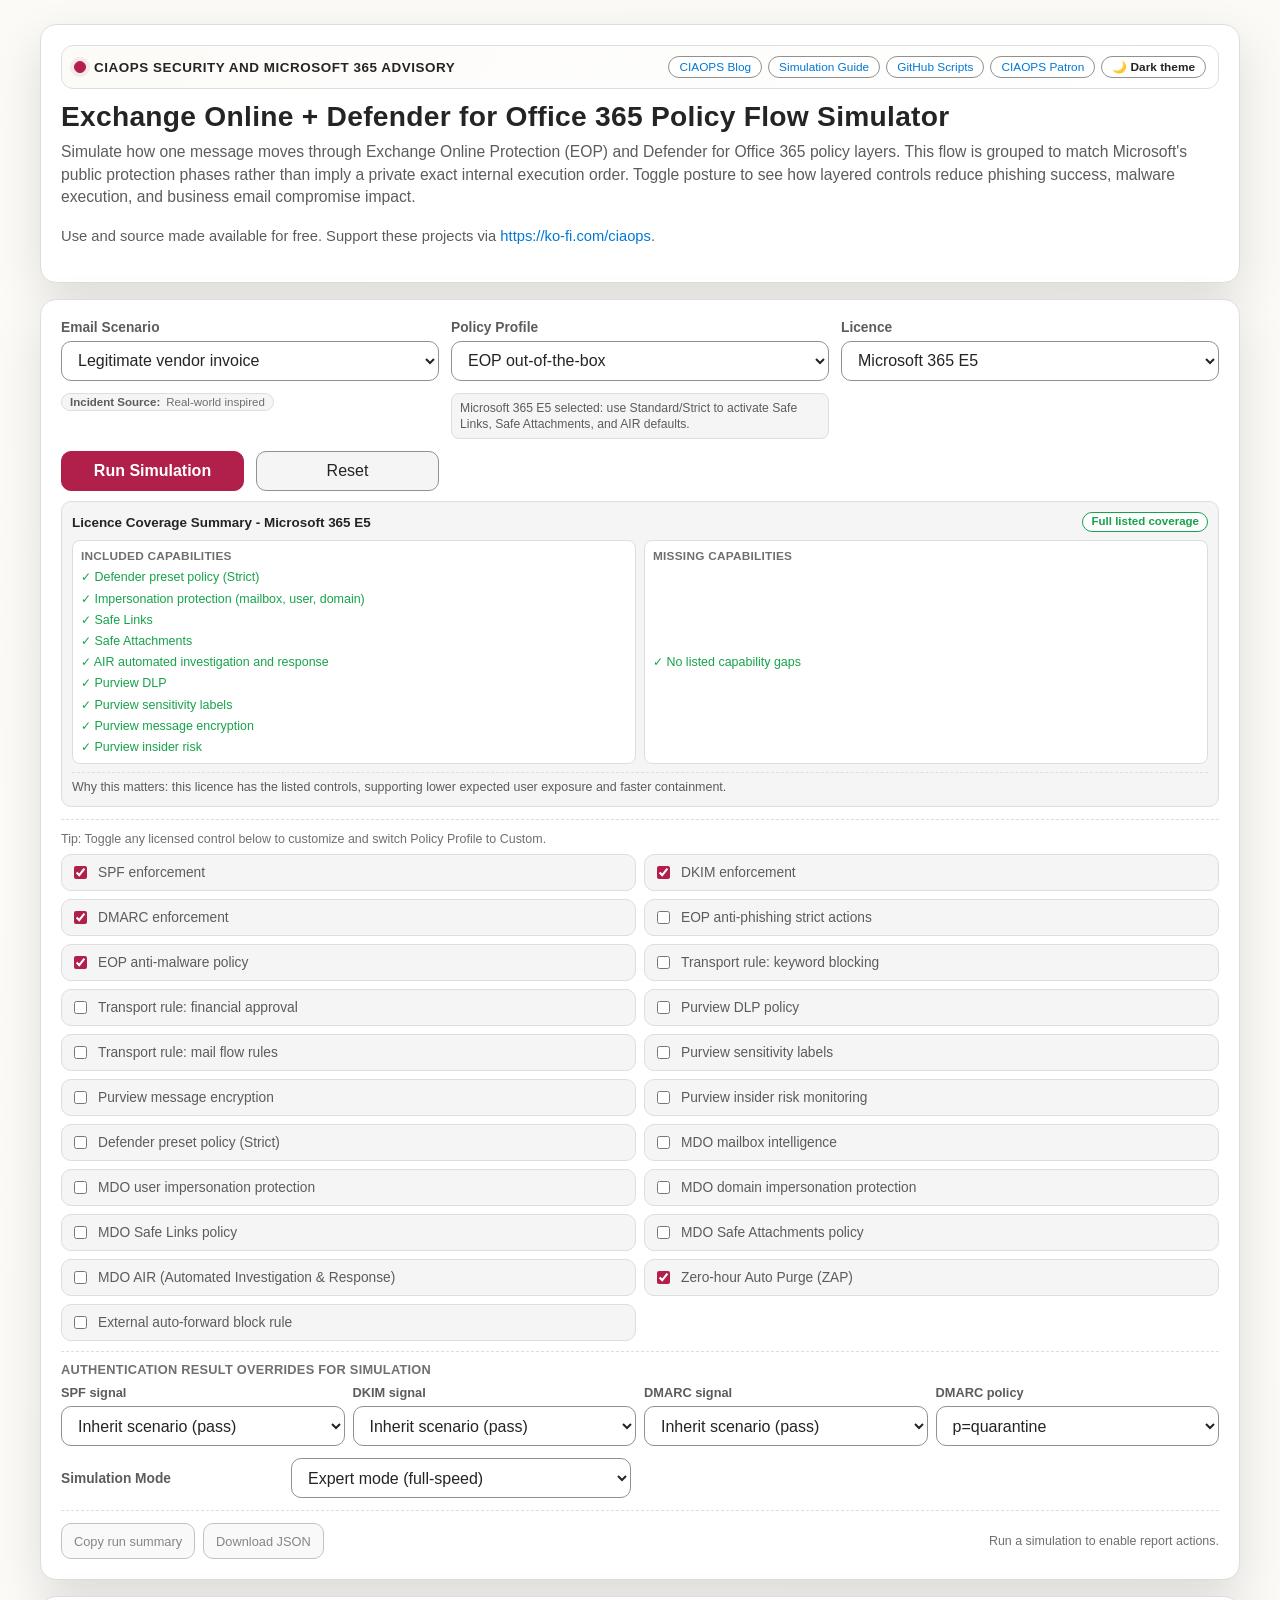
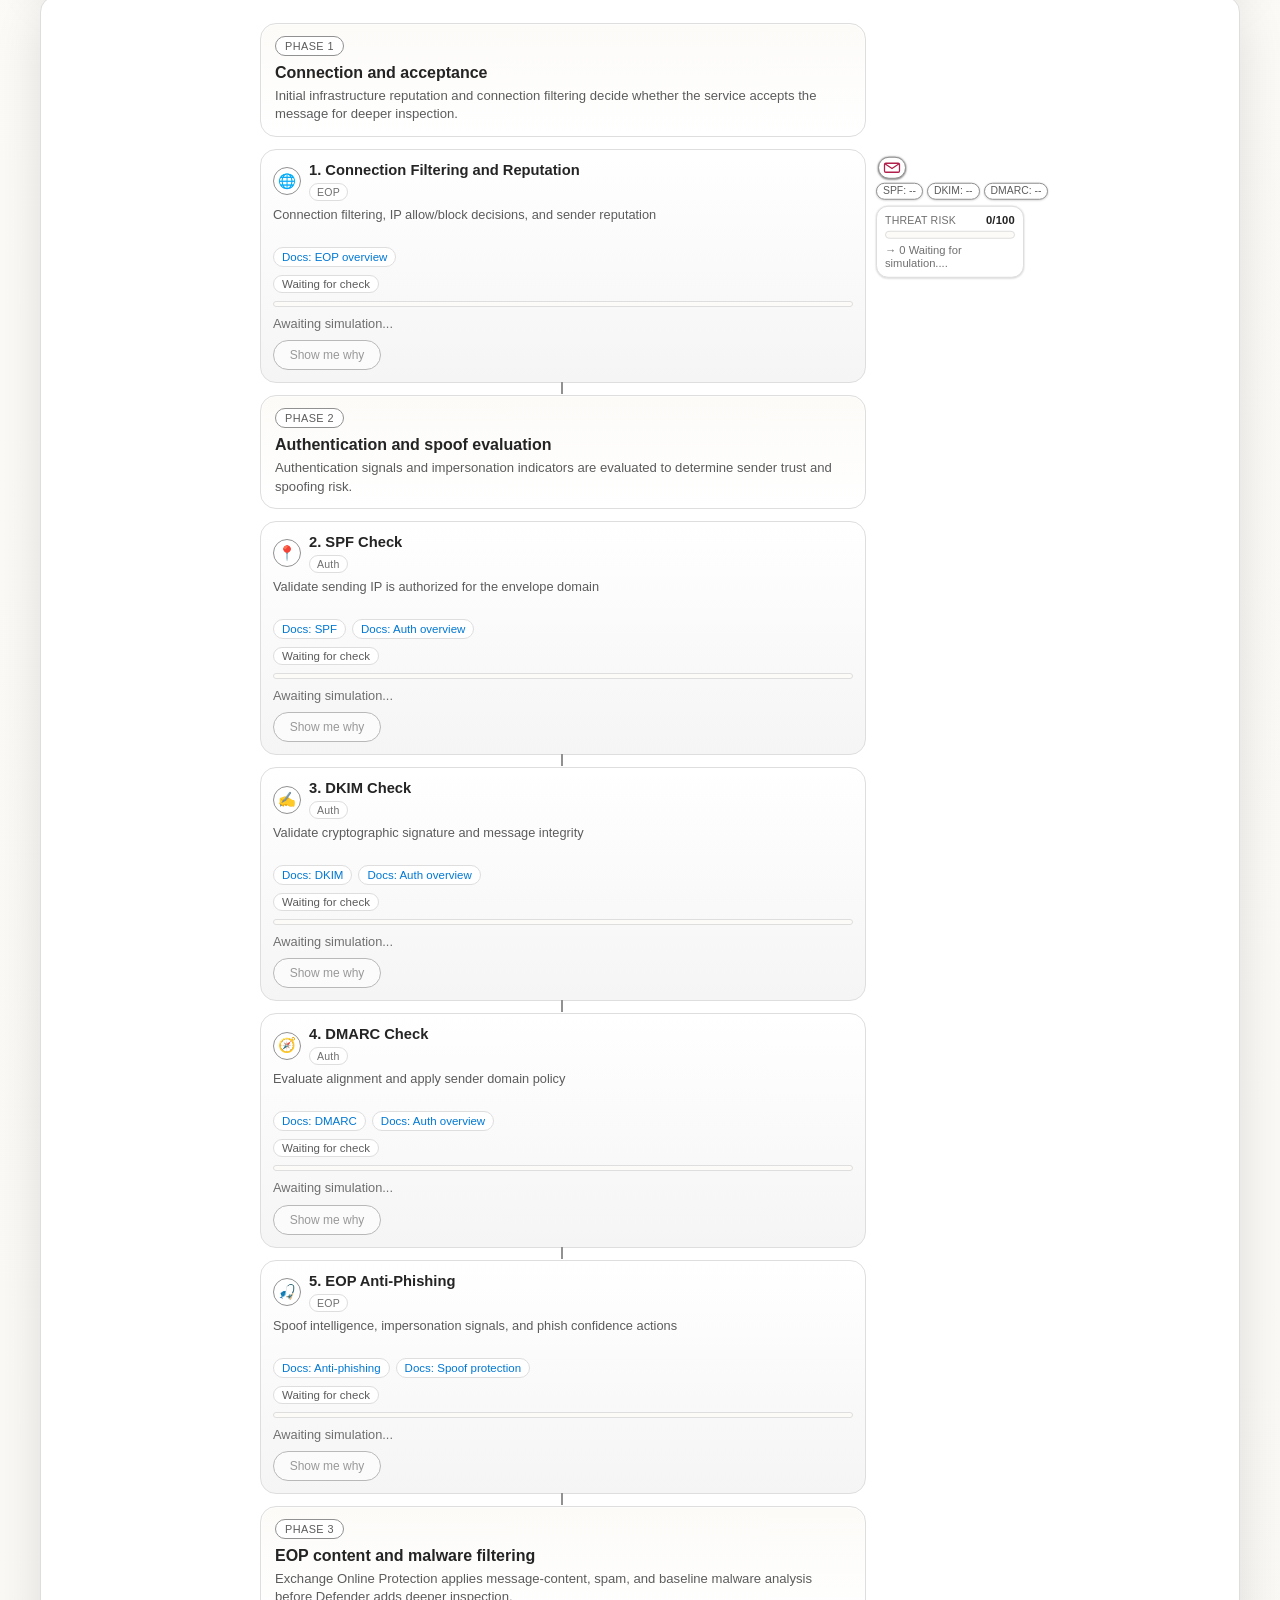
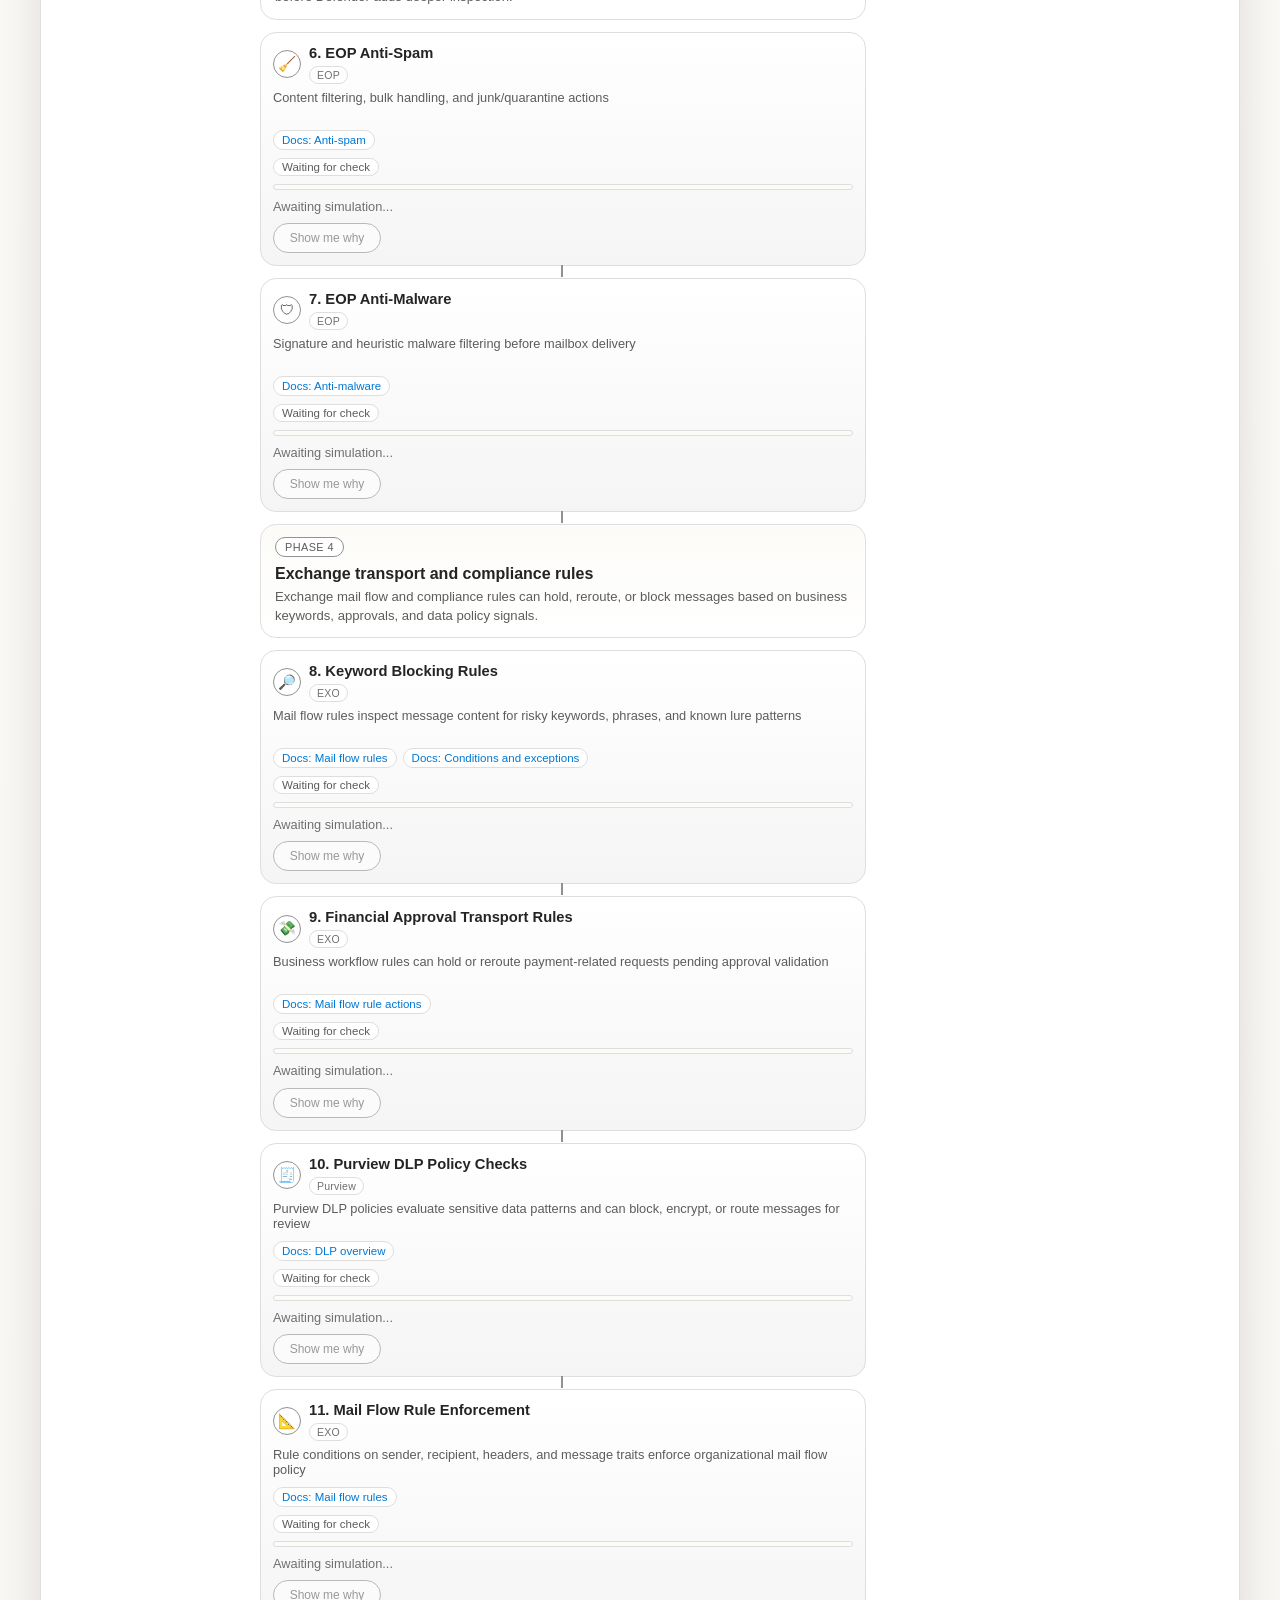
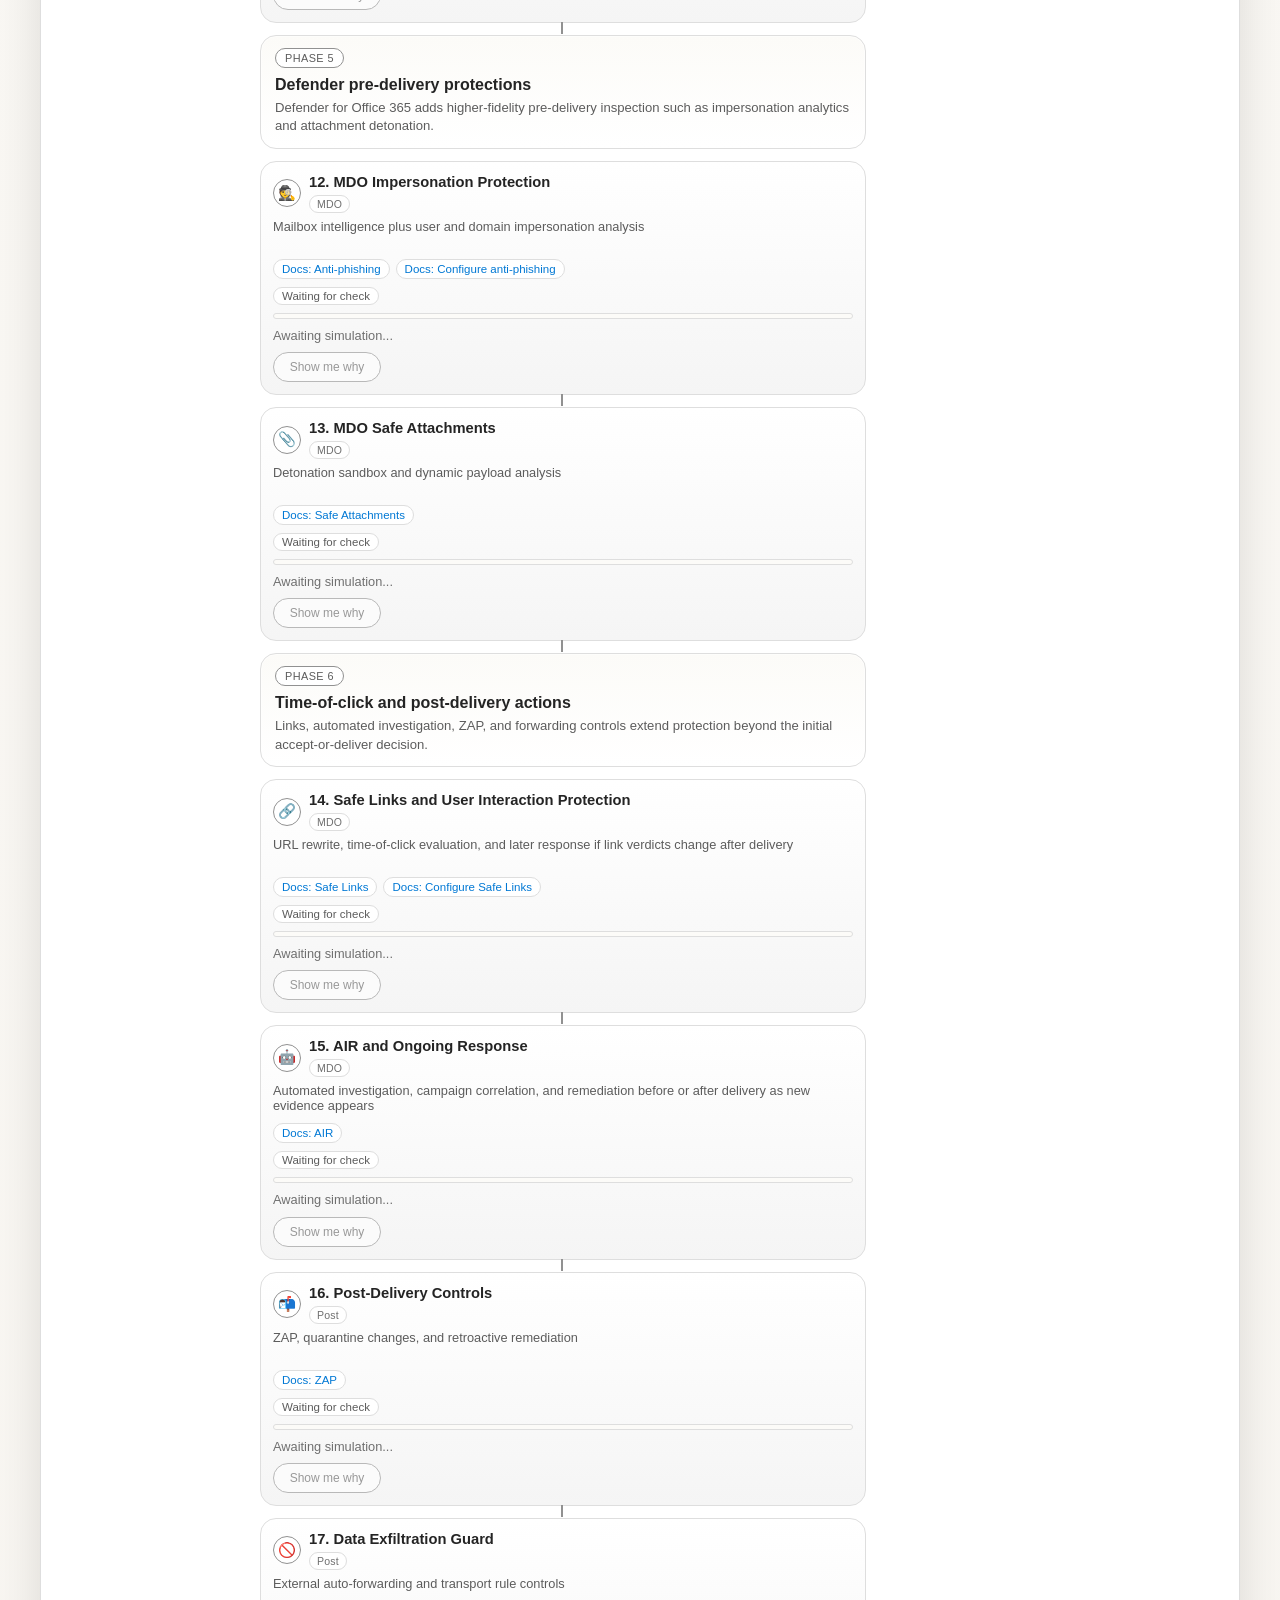
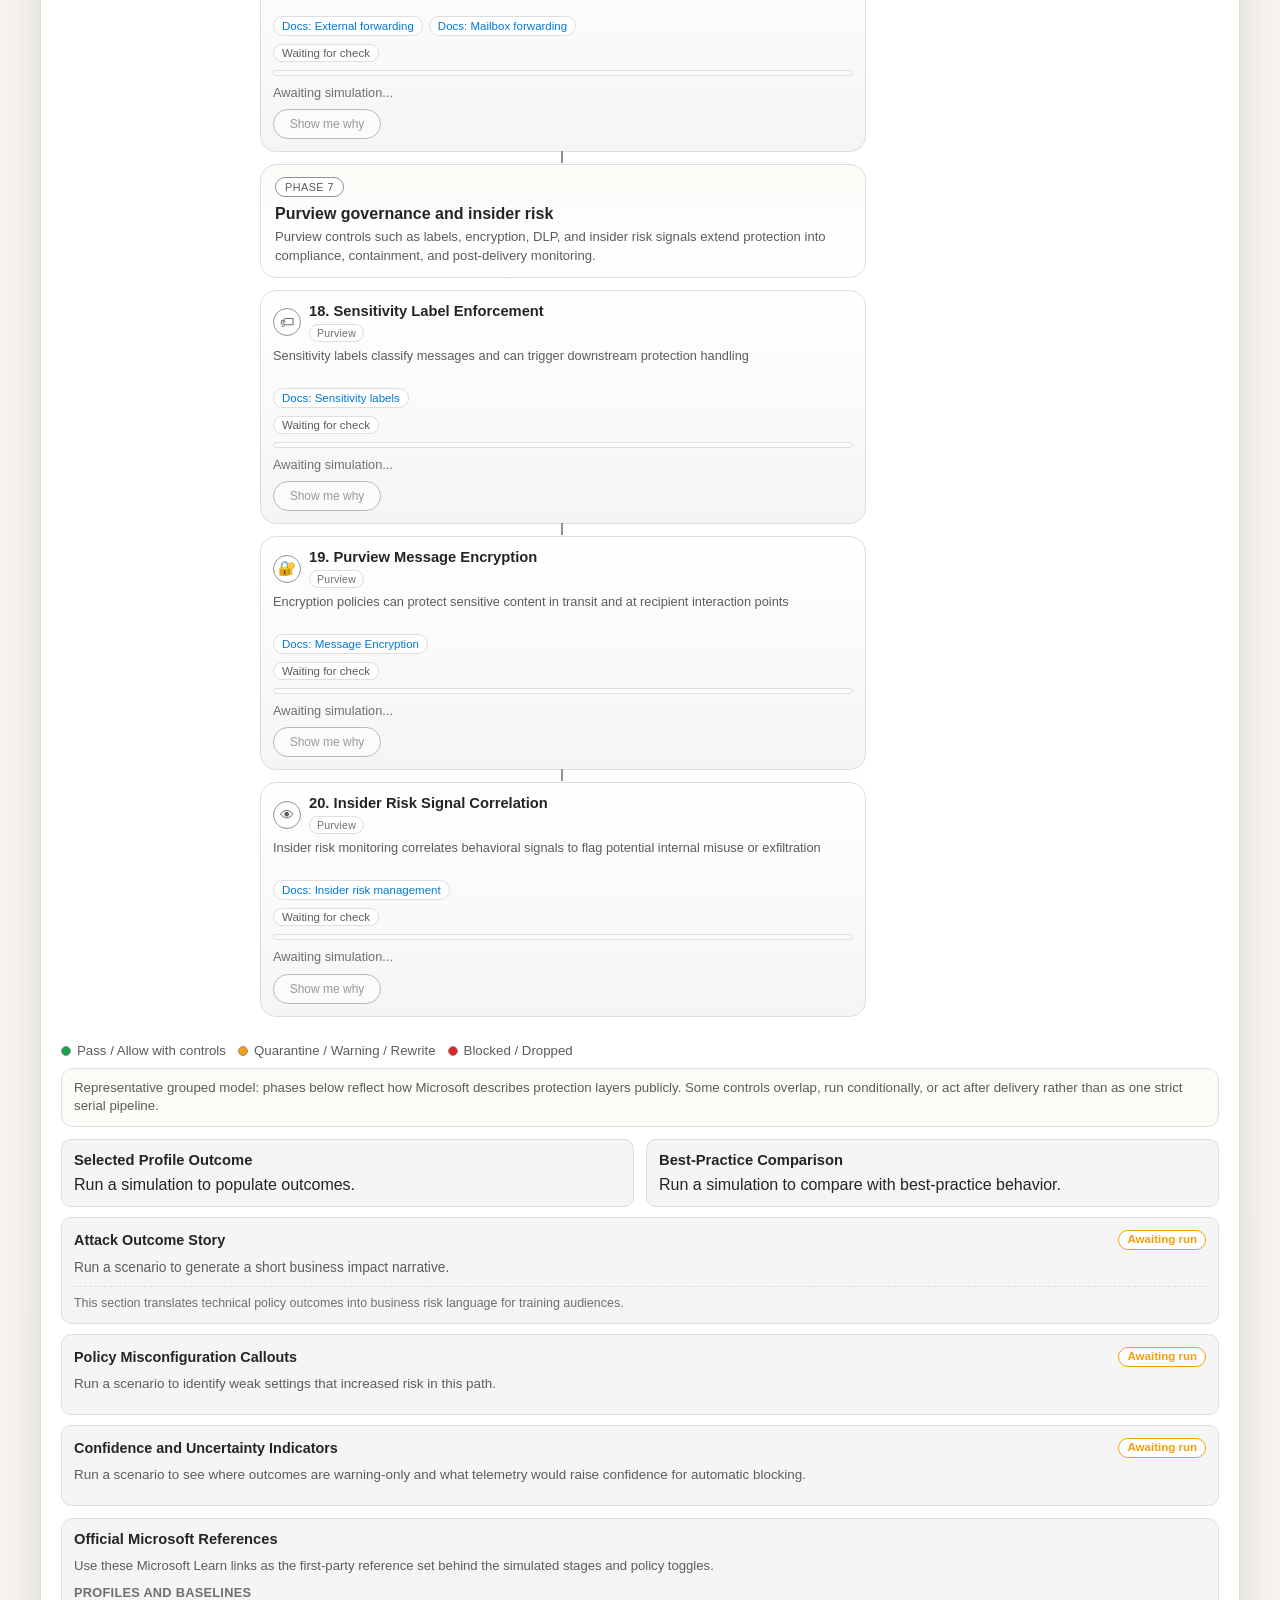
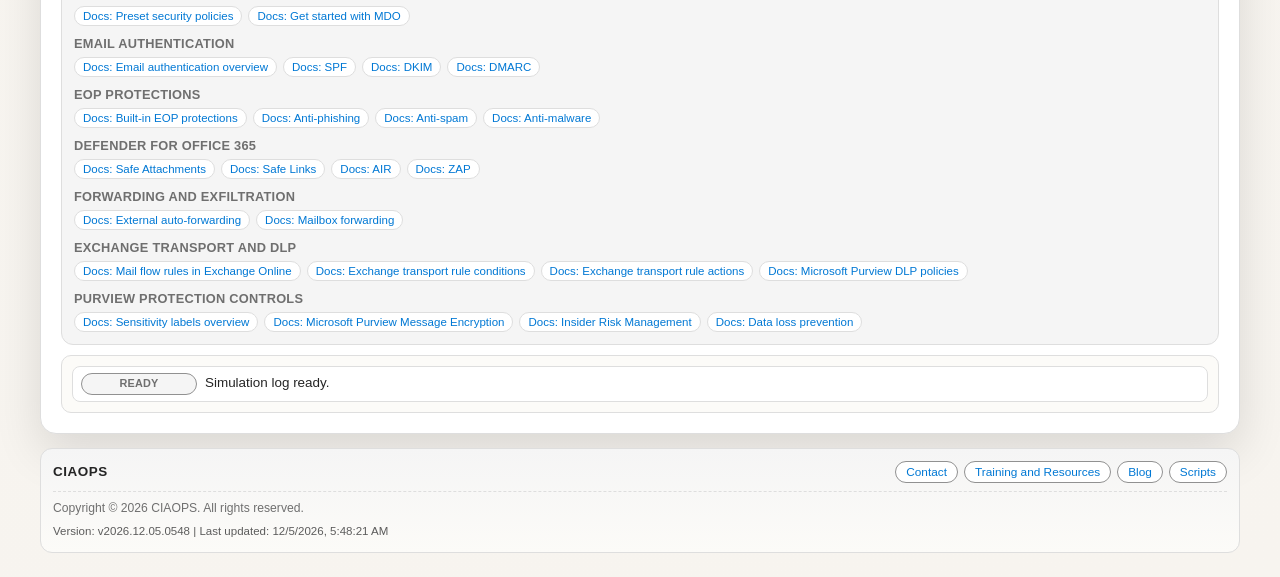
<file: docs/m365-mail-security-sim.html>
<!DOCTYPE html>
<html lang="en">
<head>
  <meta charset="UTF-8">
  <meta name="viewport" content="width=device-width, initial-scale=1.0">
  <title>Exchange Online + Defender for Office 365 Policy Flow Simulator</title>
  <script>
    (() => {
      const param = new URLSearchParams(window.location.search).get("scoutTheme");
      const theme =
        param || (window.matchMedia("(prefers-color-scheme: dark)").matches ? "dark" : "light");
      document.documentElement.setAttribute("data-theme", theme);
    })();
  </script>
  <style>
    :root {
      color-scheme: light;
      --cp-bg: #f7f4ef;
      --cp-bg-elevated: #fcfbf8;
      --cp-surface: #ffffff;
      --cp-surface-soft: #f5f5f5;
      --cp-border: #dedede;
      --cp-border-strong: #919191;
      --cp-text: #242424;
      --cp-text-muted: #5c5c5c;
      --cp-text-soft: #6f6f6f;
      --cp-accent: #b11f4b;
      --cp-accent-hover: #9a1a41;
      --cp-accent-soft: rgba(177, 31, 75, 0.08);
      --cp-accent-fg: #ffffff;
      --cp-success: #16a34a;
      --cp-danger: #dc2626;
      --cp-warning: #f59e0b;
      --cp-link: #0078d4;
      --cp-shadow: 0 18px 48px rgba(0, 0, 0, 0.12);
      --cp-overlay: rgba(255, 255, 255, 0.8);
      --cp-panel: rgba(255, 255, 255, 0.86);
      --cp-panel-strong: rgba(255, 255, 255, 0.96);
      --cp-sheen: rgba(255, 255, 255, 0.55);
      --cp-highlight: rgba(177, 31, 75, 0.12);
    }
    html[data-theme="dark"] {
      color-scheme: dark;
      --cp-bg: #3d3b3a;
      --cp-bg-elevated: #343231;
      --cp-surface: #292929;
      --cp-surface-soft: #2e2e2e;
      --cp-border: #474747;
      --cp-border-strong: #5f5f5f;
      --cp-text: #dedede;
      --cp-text-muted: #919191;
      --cp-text-soft: #b0b0b0;
      --cp-accent: #fd8ea1;
      --cp-accent-hover: #fb7b91;
      --cp-accent-soft: rgba(253, 142, 161, 0.14);
      --cp-accent-fg: #1a1a1a;
      --cp-success: #4ade80;
      --cp-danger: #f87171;
      --cp-warning: #fbbf24;
      --cp-link: #4da6ff;
      --cp-shadow: 0 18px 48px rgba(0, 0, 0, 0.32);
      --cp-overlay: rgba(41, 41, 41, 0.88);
      --cp-panel: rgba(41, 41, 41, 0.72);
      --cp-panel-strong: rgba(41, 41, 41, 0.96);
      --cp-sheen: rgba(255, 255, 255, 0.04);
      --cp-highlight: rgba(253, 142, 161, 0.12);
    }

    * {
      box-sizing: border-box;
    }

    body {
      margin: 0;
      font-family: "Segoe UI", Aptos, Calibri, -apple-system, BlinkMacSystemFont, sans-serif;
      color: var(--cp-text);
      background: radial-gradient(circle at 10% 10%, var(--cp-bg-elevated), var(--cp-bg));
      min-height: 100vh;
    }

    .shell {
      width: min(1200px, 100% - 32px);
      margin: 24px auto;
      display: grid;
      gap: 16px;
    }

    .panel {
      background: var(--cp-surface);
      border: 1px solid var(--cp-border);
      border-radius: 16px;
      box-shadow: var(--cp-shadow);
      padding: 20px;
    }

    .brand-row {
      margin-bottom: 12px;
      display: flex;
      align-items: center;
      justify-content: space-between;
      gap: 10px;
      flex-wrap: wrap;
      padding: 10px 12px;
      border: 1px solid var(--cp-border);
      border-radius: 12px;
      background: linear-gradient(120deg, var(--cp-bg-elevated), var(--cp-surface));
    }

    .brand-mark {
      display: inline-flex;
      align-items: center;
      gap: 8px;
      color: var(--cp-text);
      font-weight: 700;
      font-size: 0.84rem;
      letter-spacing: 0.04em;
      text-transform: uppercase;
    }

    .brand-mark::before {
      content: "";
      width: 10px;
      height: 10px;
      border-radius: 999px;
      border: 1px solid var(--cp-accent);
      background: var(--cp-accent);
      box-shadow: 0 0 0 4px var(--cp-accent-soft);
    }

    .brand-links {
      display: flex;
      flex-wrap: wrap;
      align-items: center;
      gap: 6px;
    }

    .theme-toggle {
      display: inline-flex;
      align-items: center;
      gap: 5px;
      height: auto;
      width: auto;
      border: 1px solid var(--cp-border-strong);
      border-radius: 999px;
      padding: 3px 10px;
      font-size: 0.74rem;
      font-weight: 600;
      color: var(--cp-text);
      background: var(--cp-surface);
      cursor: pointer;
    }

    .theme-toggle:hover {
      border-color: var(--cp-accent);
      background: var(--cp-accent-soft);
    }

    .brand-link {
      display: inline-flex;
      align-items: center;
      border: 1px solid var(--cp-border-strong);
      border-radius: 999px;
      padding: 3px 10px;
      font-size: 0.74rem;
      color: var(--cp-link);
      background: var(--cp-surface);
      text-decoration: none;
    }

    .brand-link:hover {
      border-color: var(--cp-link);
      background: var(--cp-accent-soft);
    }

    .ciaops-footer {
      margin-top: -2px;
      display: grid;
      gap: 8px;
      border: 1px solid var(--cp-border);
      border-radius: 12px;
      background: linear-gradient(180deg, var(--cp-surface-soft), var(--cp-bg-elevated));
      padding: 12px;
    }

    .ciaops-footer-head {
      display: flex;
      align-items: center;
      justify-content: space-between;
      gap: 8px;
      flex-wrap: wrap;
    }

    .ciaops-footer-title {
      margin: 0;
      font-size: 0.84rem;
      font-weight: 700;
      letter-spacing: 0.04em;
      text-transform: uppercase;
      color: var(--cp-text);
    }

    .ciaops-footer-links {
      display: flex;
      flex-wrap: wrap;
      gap: 6px;
    }

    .ciaops-footer-link {
      display: inline-flex;
      align-items: center;
      border: 1px solid var(--cp-border-strong);
      border-radius: 999px;
      padding: 3px 10px;
      font-size: 0.74rem;
      color: var(--cp-link);
      background: var(--cp-surface);
      text-decoration: none;
    }

    .ciaops-footer-link:hover {
      border-color: var(--cp-link);
      background: var(--cp-accent-soft);
    }

    .ciaops-footer-copy {
      margin: 0;
      border-top: 1px dashed var(--cp-border);
      padding-top: 8px;
      font-size: 0.76rem;
      line-height: 1.35;
      color: var(--cp-text-soft);
    }

    .ciaops-footer-version {
      margin: 0;
      font-size: 0.72rem;
      line-height: 1.35;
      color: var(--cp-text-muted);
    }

    h1 {
      margin: 0;
      font-size: clamp(1.4rem, 2.2vw, 2rem);
      letter-spacing: 0.01em;
    }

    .subtitle {
      margin-top: 8px;
      color: var(--cp-text-muted);
      line-height: 1.45;
      font-size: 0.98rem;
    }

    .support-note {
      margin-top: 6px;
      color: var(--cp-text-muted);
      font-size: 0.92rem;
      line-height: 1.5;
      max-width: 900px;
    }

    .support-link {
      color: var(--cp-link);
      text-decoration: none;
    }

    .support-link:hover {
      text-decoration: underline;
    }

    .controls {
      display: grid;
      grid-template-columns: repeat(12, 1fr);
      gap: 12px;
      align-items: start;
      min-width: 0;
    }

    .action-field {
      align-self: end;
    }

    .field {
      display: grid;
      gap: 6px;
      min-width: 0;
    }

    .field label {
      color: var(--cp-text-muted);
      font-size: 0.86rem;
      font-weight: 600;
    }

    .field-note {
      margin-top: 6px;
      display: inline-flex;
      align-items: center;
      gap: 6px;
      width: fit-content;
      border: 1px solid var(--cp-border);
      border-radius: 999px;
      padding: 2px 8px;
      font-size: 0.72rem;
      color: var(--cp-text-soft);
      background: var(--cp-surface-soft);
    }

    .field-note strong {
      font-weight: 700;
      color: var(--cp-text-muted);
    }

    .profile-hint {
      margin-top: 6px;
      display: none;
      border: 1px solid var(--cp-border);
      border-radius: 0.5rem;
      padding: 6px 8px;
      font-size: 0.76rem;
      line-height: 1.35;
      color: var(--cp-text-muted);
      background: var(--cp-surface-soft);
    }

    .profile-hint.show {
      display: block;
    }

    select,
    button {
      height: 40px;
      border-radius: 0.625rem;
      border: 1px solid var(--cp-border-strong);
      background: var(--cp-surface);
      color: var(--cp-text);
      padding: 0 12px;
      font: inherit;
      width: 100%;
      min-width: 0;
    }

    select {
      appearance: auto;
      white-space: nowrap;
      text-overflow: ellipsis;
      overflow: hidden;
    }

    select:focus,
    button:focus,
    input:focus {
      outline: 2px solid var(--cp-accent-soft);
      outline-offset: 1px;
    }

    .btn-primary {
      background: var(--cp-accent);
      color: var(--cp-accent-fg);
      border-color: var(--cp-accent);
      cursor: pointer;
      font-weight: 600;
    }

    .btn-primary:hover {
      background: var(--cp-accent-hover);
    }

    .btn-secondary {
      cursor: pointer;
      background: var(--cp-surface-soft);
      color: var(--cp-text);
    }

    .row-span-4 {
      grid-column: span 4;
    }

    .row-span-2 {
      grid-column: span 2;
    }

    .toggles {
      display: grid;
      grid-template-columns: repeat(2, minmax(0, 1fr));
      gap: 8px;
      margin-top: 12px;
      padding-top: 12px;
      border-top: 1px dashed var(--cp-border);
    }

    .toggles-hint {
      grid-column: 1 / -1;
      display: flex;
      align-items: center;
      justify-content: space-between;
      gap: 8px;
      flex-wrap: wrap;
      font-size: 0.78rem;
      color: var(--cp-text-soft);
    }

    .auth-signal-grid {
      display: grid;
      grid-template-columns: repeat(4, minmax(0, 1fr));
      gap: 8px;
      margin-top: 10px;
      padding-top: 10px;
      border-top: 1px dashed var(--cp-border);
    }

    .auth-signal-title {
      grid-column: 1 / -1;
      font-size: 0.8rem;
      font-weight: 700;
      letter-spacing: 0.02em;
      text-transform: uppercase;
      color: var(--cp-text-soft);
    }

    .auth-signal-field {
      display: grid;
      gap: 6px;
      min-width: 0;
    }

    .auth-signal-field label {
      font-size: 0.8rem;
      color: var(--cp-text-muted);
      font-weight: 600;
    }

    .toggle {
      display: flex;
      align-items: center;
      gap: 8px;
      padding: 8px;
      border: 1px solid var(--cp-border);
      border-radius: 0.625rem;
      background: var(--cp-surface-soft);
      color: var(--cp-text-muted);
      font-size: 0.86rem;
      cursor: pointer;
      min-width: 0;
    }

    .toggle:hover {
      border-color: var(--cp-border-strong);
    }

    .toggle.unavailable {
      opacity: 0.58;
      cursor: not-allowed;
    }

    .toggle input {
      accent-color: var(--cp-accent);
      flex: 0 0 auto;
    }

    .mode-row {
      margin-top: 12px;
      display: grid;
      grid-template-columns: 220px minmax(220px, 340px);
      gap: 10px;
      align-items: center;
    }

    .report-actions {
      margin-top: 12px;
      padding-top: 12px;
      border-top: 1px dashed var(--cp-border);
      display: flex;
      align-items: center;
      justify-content: space-between;
      gap: 10px;
      flex-wrap: wrap;
    }

    .report-buttons {
      display: flex;
      gap: 8px;
      flex-wrap: wrap;
    }

    .report-button {
      width: auto;
      height: 36px;
      font-size: 0.8rem;
      cursor: pointer;
    }

    .report-button:disabled {
      cursor: not-allowed;
      opacity: 0.55;
    }

    .report-status {
      color: var(--cp-text-soft);
      font-size: 0.78rem;
      min-height: 1.2em;
    }

    .license-summary {
      margin-top: 10px;
      border: 1px solid var(--cp-border);
      border-radius: 0.625rem;
      background: var(--cp-surface-soft);
      padding: 10px;
      display: grid;
      gap: 8px;
    }

    .license-summary-head {
      display: flex;
      align-items: center;
      justify-content: space-between;
      gap: 8px;
      font-size: 0.84rem;
      font-weight: 700;
      color: var(--cp-text);
    }

    .license-summary-grid {
      display: grid;
      grid-template-columns: 1fr 1fr;
      gap: 8px;
    }

    .license-summary-col {
      border: 1px solid var(--cp-border);
      border-radius: 0.5rem;
      background: var(--cp-surface);
      padding: 8px;
      display: grid;
      gap: 6px;
    }

    .license-summary-title {
      font-size: 0.74rem;
      font-weight: 700;
      letter-spacing: 0.02em;
      text-transform: uppercase;
      color: var(--cp-text-soft);
    }

    .license-summary-list {
      margin: 0;
      padding: 0;
      list-style: none;
      display: grid;
      gap: 5px;
    }

    .license-summary-item {
      font-size: 0.78rem;
      color: var(--cp-text-muted);
      line-height: 1.3;
    }

    .license-summary-item.included {
      color: var(--cp-success);
    }

    .license-summary-item.missing {
      color: var(--cp-danger);
    }

    .license-summary-why {
      border-top: 1px dashed var(--cp-border);
      padding-top: 6px;
      font-size: 0.78rem;
      color: var(--cp-text-muted);
      line-height: 1.35;
    }

    .mode-row label {
      color: var(--cp-text-muted);
      font-size: 0.86rem;
      font-weight: 600;
    }

    .sim-wrap {
      position: relative;
      overflow: visible;
      padding-bottom: 10px;
    }

    .flow-track {
      min-width: 0;
      max-width: 760px;
      margin: 0 auto;
      display: grid;
      grid-template-columns: 1fr;
      gap: 12px;
      position: relative;
      padding: 6px 154px 6px 0;
    }

    .phase-card {
      position: relative;
      border: 1px solid var(--cp-border);
      border-radius: 16px;
      background: linear-gradient(180deg, var(--cp-bg-elevated), var(--cp-surface));
      padding: 12px 14px;
      box-shadow: inset 0 0 0 1px var(--cp-sheen);
    }

    .phase-kicker {
      display: inline-flex;
      align-items: center;
      gap: 6px;
      border: 1px solid var(--cp-border-strong);
      border-radius: 999px;
      padding: 3px 9px;
      font-size: 0.68rem;
      letter-spacing: 0.04em;
      text-transform: uppercase;
      color: var(--cp-text-muted);
      background: var(--cp-surface);
    }

    .phase-title {
      margin-top: 8px;
      font-size: 1rem;
      font-weight: 700;
    }

    .phase-summary {
      margin-top: 5px;
      color: var(--cp-text-muted);
      font-size: 0.82rem;
      line-height: 1.4;
    }

    .stage {
      position: relative;
      border: 1px solid var(--cp-border);
      border-radius: 16px;
      background: linear-gradient(180deg, var(--cp-surface), var(--cp-surface-soft));
      padding: 12px;
      min-height: 140px;
      scroll-margin-top: 112px;
      transition: transform 300ms ease, border-color 300ms ease;
    }

    .stage-head {
      display: grid;
      grid-template-columns: 28px 1fr;
      gap: 8px;
      align-items: center;
    }

    .stage-title-wrap {
      min-width: 0;
      display: grid;
      gap: 5px;
    }

    .stage-icon {
      width: 28px;
      height: 28px;
      border-radius: 999px;
      border: 1px solid var(--cp-border-strong);
      display: grid;
      place-items: center;
      font-size: 0.9rem;
      background: var(--cp-surface);
      color: var(--cp-text-muted);
      transition: transform 250ms ease, border-color 250ms ease;
    }

    .stage.active .stage-icon {
      border-color: var(--cp-accent);
      color: var(--cp-accent);
      animation: iconSpin 900ms linear infinite;
    }

    .micro-badge {
      display: inline-flex;
      align-items: center;
      justify-content: center;
      width: fit-content;
      border: 1px solid var(--cp-border);
      border-radius: 999px;
      padding: 2px 7px;
      font-size: 0.66rem;
      letter-spacing: 0.02em;
      color: var(--cp-text-soft);
      background: var(--cp-surface);
      transition: transform 180ms ease, border-color 180ms ease, color 180ms ease, box-shadow 180ms ease;
    }

    .micro-badge.active {
      border-color: var(--cp-accent);
      color: var(--cp-accent);
      box-shadow: 0 0 0 2px var(--cp-accent-soft);
      transform: translateY(-1px);
    }

    .micro-badge.done.pass {
      border-color: var(--cp-success);
      color: var(--cp-success);
    }

    .micro-badge.done.warn {
      border-color: var(--cp-warning);
      color: var(--cp-warning);
    }

    .micro-badge.done.na {
      border-color: var(--cp-border-strong);
      color: var(--cp-text-soft);
      opacity: 0.82;
    }

    .micro-badge.done.block {
      border-color: var(--cp-danger);
      color: var(--cp-danger);
    }

    .stage::before {
      content: "";
      position: absolute;
      inset: 0;
      border-radius: inherit;
      background: linear-gradient(120deg, transparent 20%, var(--cp-highlight) 50%, transparent 80%);
      opacity: 0;
      transform: translateX(-24%);
      pointer-events: none;
    }

    .stage::after {
      content: "";
      position: absolute;
      top: auto;
      bottom: -12px;
      left: 50%;
      right: auto;
      width: 2px;
      height: 12px;
      border-top: none;
      border-left: 2px solid var(--cp-border-strong);
      transform: translateX(-50%);
    }

    .stage:last-child::after {
      display: none;
    }

    .sim-wrap.fast-mode .stage.active::before,
    .sim-wrap.fast-mode .stage.active .stage-icon,
    .sim-wrap.fast-mode .stage .result.result-pop {
      animation-duration: 180ms;
    }

    .sim-wrap.fast-mode .stage.active .stage-icon {
      animation-iteration-count: 1;
    }

    .stage.active {
      border-color: var(--cp-accent);
      transform: translateY(-2px);
      box-shadow: 0 0 2px var(--cp-border-strong), 0 1px 2px var(--cp-border-strong);
    }

    .stage.active::before {
      opacity: 1;
      animation: stageScan 700ms ease-in-out infinite;
    }

    .stage.pass {
      border-color: var(--cp-success);
    }

    .stage.warn {
      border-color: var(--cp-warning);
    }

    .stage.na {
      border-color: var(--cp-border-strong);
      background: linear-gradient(180deg, var(--cp-surface-soft), var(--cp-bg-elevated));
      opacity: 0.86;
    }

    .stage.block {
      border-color: var(--cp-danger);
    }

    .stage h3 {
      margin: 0;
      font-size: 0.92rem;
    }

    .stage .policy {
      margin-top: 6px;
      color: var(--cp-text-muted);
      font-size: 0.8rem;
      min-height: 32px;
    }

    .stage-status {
      margin-top: 8px;
      display: inline-flex;
      align-items: center;
      border: 1px solid var(--cp-border);
      border-radius: 999px;
      padding: 2px 8px;
      font-size: 0.72rem;
      color: var(--cp-text-muted);
      background: var(--cp-surface);
      max-width: 100%;
      white-space: nowrap;
      overflow: hidden;
      text-overflow: ellipsis;
    }

    .stage-status.pass {
      border-color: var(--cp-success);
      color: var(--cp-success);
    }

    .stage-status.warn {
      border-color: var(--cp-warning);
      color: var(--cp-warning);
    }

    .stage-status.na {
      border-color: var(--cp-border-strong);
      color: var(--cp-text-soft);
    }

    .stage-status.block {
      border-color: var(--cp-danger);
      color: var(--cp-danger);
    }

    .stage-meter {
      margin-top: 8px;
      height: 6px;
      border: 1px solid var(--cp-border);
      border-radius: 999px;
      overflow: hidden;
      background: var(--cp-bg-elevated);
    }

    .stage-meter-fill {
      height: 100%;
      width: 0%;
      background: var(--cp-border-strong);
      transition: width 320ms ease, background-color 220ms ease;
    }

    .stage.active .stage-meter-fill {
      width: 84%;
      background: linear-gradient(90deg, var(--cp-accent-soft), var(--cp-accent));
      animation: meterScan 900ms linear infinite;
    }

    .stage .result {
      margin-top: 8px;
      font-size: 0.8rem;
      color: var(--cp-text-soft);
      line-height: 1.35;
    }

    .doc-links {
      margin-top: 8px;
      display: flex;
      flex-wrap: wrap;
      gap: 6px;
    }

    .doc-link {
      display: inline-flex;
      align-items: center;
      gap: 4px;
      border: 1px solid var(--cp-border);
      border-radius: 999px;
      padding: 3px 8px;
      font-size: 0.72rem;
      color: var(--cp-link);
      background: var(--cp-surface);
      text-decoration: none;
    }

    .doc-link:hover {
      border-color: var(--cp-link);
      background: var(--cp-accent-soft);
    }

    .stage-actions {
      margin-top: 8px;
      display: flex;
      align-items: center;
      gap: 8px;
    }

    .evidence-toggle {
      height: 30px;
      width: auto;
      min-width: 108px;
      padding: 0 10px;
      font-size: 0.75rem;
      border-radius: 999px;
      border: 1px solid var(--cp-border-strong);
      background: var(--cp-surface);
      color: var(--cp-text-muted);
      cursor: pointer;
    }

    .evidence-toggle:disabled {
      opacity: 0.6;
      cursor: not-allowed;
    }

    .evidence-box {
      display: none;
      margin-top: 8px;
      border: 1px solid var(--cp-border);
      border-radius: 0.5rem;
      background: var(--cp-bg-elevated);
      padding: 8px;
      color: var(--cp-text-muted);
      font-size: 0.78rem;
      line-height: 1.35;
      white-space: pre-line;
    }

    .evidence-box.show {
      display: block;
    }

    .evidence-lines {
      display: grid;
      gap: 4px;
    }

    .evidence-docs {
      margin-top: 8px;
      padding-top: 8px;
      border-top: 1px dashed var(--cp-border);
      display: grid;
      gap: 6px;
    }

    .evidence-docs-title {
      font-size: 0.72rem;
      font-weight: 700;
      letter-spacing: 0.02em;
      color: var(--cp-text-soft);
      text-transform: uppercase;
    }

    .stage .result.result-pop {
      animation: resultPop 320ms ease;
    }

    .packet-trail {
      position: absolute;
      top: 0;
      left: 0;
      transform: translate(0, 0);
      transition: transform 500ms ease;
      pointer-events: none;
      z-index: 4;
    }

    .sim-wrap.fast-mode .packet-trail {
      transition-duration: 180ms;
    }

    .sim-wrap.fast-mode .packet-trail.moving .packet,
    .sim-wrap.fast-mode .packet-trail.impact-good .packet,
    .sim-wrap.fast-mode .packet-trail.impact-warn .packet,
    .sim-wrap.fast-mode .packet-trail.impact-bad .packet {
      animation-duration: 180ms;
    }

    .packet-trail.moving .packet {
      animation: mailTravel 520ms ease;
    }

    .packet-trail.impact-good .packet {
      box-shadow: 0 0 0 3px var(--cp-success), 0 0 2px var(--cp-border-strong), 0 1px 2px var(--cp-border-strong);
      animation: impactPulse 360ms ease;
    }

    .packet-trail.impact-warn .packet {
      box-shadow: 0 0 0 3px var(--cp-warning), 0 0 2px var(--cp-border-strong), 0 1px 2px var(--cp-border-strong);
      animation: impactPulse 360ms ease;
    }

    .packet-trail.impact-bad .packet {
      box-shadow: 0 0 0 3px var(--cp-danger), 0 0 2px var(--cp-border-strong), 0 1px 2px var(--cp-border-strong);
      animation: blockedShake 420ms ease;
    }

    .packet {
      width: 28px;
      height: 22px;
      border-radius: 999px;
      background: var(--cp-surface);
      border: 1px solid var(--cp-border-strong);
      box-shadow: 0 0 2px var(--cp-border-strong), 0 1px 2px var(--cp-border-strong);
      display: grid;
      place-items: center;
      margin-left: 2px;
    }

    .packet svg {
      width: 18px;
      height: 14px;
      display: block;
    }

    .packet svg path,
    .packet svg rect,
    .packet svg polyline {
      stroke: var(--cp-accent);
      fill: none;
      stroke-width: 1.7;
      stroke-linecap: round;
      stroke-linejoin: round;
    }

    .auth-badges {
      position: relative;
      display: flex;
      gap: 4px;
      margin-top: 4px;
    }

    .threat-meter {
      margin-top: 6px;
      width: 148px;
      border: 1px solid var(--cp-border);
      border-radius: 12px;
      background: var(--cp-surface);
      padding: 7px 8px;
      box-shadow: 0 0 2px var(--cp-border), 0 1px 2px var(--cp-border);
      display: grid;
      gap: 5px;
    }

    .threat-meter-head {
      display: flex;
      align-items: center;
      justify-content: space-between;
      gap: 6px;
      font-size: 0.66rem;
      color: var(--cp-text-soft);
      letter-spacing: 0.02em;
      text-transform: uppercase;
    }

    .threat-meter-score {
      font-weight: 700;
      color: var(--cp-text);
      font-size: 0.7rem;
    }

    .threat-meter-track {
      height: 8px;
      border: 1px solid var(--cp-border);
      border-radius: 999px;
      background: var(--cp-bg-elevated);
      overflow: hidden;
    }

    .threat-meter-fill {
      height: 100%;
      width: 0%;
      background: var(--cp-success);
      transition: width 320ms ease, background-color 220ms ease;
    }

    .threat-meter-delta {
      font-size: 0.7rem;
      color: var(--cp-text-muted);
      line-height: 1.2;
    }

    .threat-meter-delta.rising {
      color: var(--cp-danger);
    }

    .threat-meter-delta.falling {
      color: var(--cp-success);
    }

    .threat-meter-delta.steady {
      color: var(--cp-text-soft);
    }

    .auth-badge {
      display: inline-flex;
      align-items: center;
      gap: 4px;
      border: 1px solid var(--cp-border-strong);
      border-radius: 999px;
      padding: 2px 6px;
      font-size: 0.65rem;
      line-height: 1;
      background: var(--cp-surface);
      color: var(--cp-text-muted);
      box-shadow: 0 0 2px var(--cp-border), 0 1px 2px var(--cp-border);
      white-space: nowrap;
    }

    .auth-badge.flash {
      animation: badgeFlash 280ms ease;
    }

    @keyframes stageScan {
      0% { transform: translateX(-34%); }
      100% { transform: translateX(34%); }
    }

    @keyframes resultPop {
      0% { opacity: 0.4; transform: translateY(4px); }
      100% { opacity: 1; transform: translateY(0); }
    }

    @keyframes mailTravel {
      0% { transform: translateY(0) scale(0.98); }
      55% { transform: translateY(-3px) scale(1); }
      100% { transform: translateY(0) scale(1); }
    }

    @keyframes impactPulse {
      0% { transform: scale(1); }
      40% { transform: scale(1.08); }
      100% { transform: scale(1); }
    }

    @keyframes blockedShake {
      0%, 100% { transform: translateX(0) scale(1); }
      20% { transform: translateX(-2px) scale(1.02); }
      40% { transform: translateX(2px) scale(1.02); }
      60% { transform: translateX(-2px) scale(1.02); }
      80% { transform: translateX(2px) scale(1.02); }
    }

    @keyframes badgeFlash {
      0% { transform: scale(1); }
      50% { transform: scale(1.06); }
      100% { transform: scale(1); }
    }

    @keyframes meterScan {
      0% { transform: translateX(-12%); }
      100% { transform: translateX(12%); }
    }

    @keyframes iconSpin {
      0% { transform: rotate(0deg); }
      100% { transform: rotate(360deg); }
    }

    @media (prefers-reduced-motion: reduce) {
      *,
      *::before,
      *::after {
        animation-duration: 0.01ms !important;
        animation-iteration-count: 1 !important;
        scroll-behavior: auto !important;
        transition-duration: 0.01ms !important;
      }
    }

    .auth-badge.good {
      border-color: var(--cp-success);
      color: var(--cp-success);
    }

    .auth-badge.bad {
      border-color: var(--cp-danger);
      color: var(--cp-danger);
    }

    .outcomes {
      display: grid;
      grid-template-columns: 1fr 1fr;
      gap: 12px;
      margin-top: 12px;
    }

    .outcome-card {
      border: 1px solid var(--cp-border);
      border-radius: 0.625rem;
      background: var(--cp-surface-soft);
      padding: 12px;
    }

    .outcome-card h4 {
      margin: 0 0 8px;
      font-size: 0.92rem;
    }

    .outcome-head {
      display: flex;
      align-items: center;
      justify-content: space-between;
      gap: 8px;
      margin-bottom: 8px;
    }

    .outcome-title {
      font-weight: 700;
      font-size: 0.9rem;
      color: var(--cp-text);
    }

    .pill {
      display: inline-flex;
      align-items: center;
      border: 1px solid var(--cp-border-strong);
      border-radius: 999px;
      padding: 2px 8px;
      font-size: 0.72rem;
      line-height: 1.2;
      color: var(--cp-text-muted);
      background: var(--cp-surface);
      white-space: nowrap;
    }

    .pill.good {
      border-color: var(--cp-success);
      color: var(--cp-success);
    }

    .pill.warn {
      border-color: var(--cp-warning);
      color: var(--cp-warning);
    }

    .pill.bad {
      border-color: var(--cp-danger);
      color: var(--cp-danger);
    }

    .bars {
      margin-top: 8px;
      display: grid;
      gap: 8px;
      width: 100%;
    }

    .bar-row {
      display: flex;
      gap: 12px;
      align-items: center;
      font-size: 0.78rem;
      color: var(--cp-text-muted);
      width: 100%;
      min-width: 0;
    }

    .bar-row > span:first-child {
      flex: 0 0 140px;
    }

    .bar-track-wrap {
      display: grid;
      gap: 4px;
      flex: 1 1 auto;
      width: 100%;
      min-width: 0;
    }

    .bar-track {
      height: 8px;
      width: 100%;
      border: 1px solid var(--cp-border-strong);
      border-radius: 999px;
      background: var(--cp-bg-elevated);
      overflow: hidden;
    }

    .bar-fill {
      height: 100%;
      width: 0;
      background: var(--cp-accent);
      transition: width 300ms ease;
    }

    .bar-fill.good {
      background: var(--cp-success);
    }

    .bar-fill.warn {
      background: var(--cp-warning);
    }

    .bar-fill.risk-medium {
      background: var(--cp-warning);
    }

    .bar-fill.bad {
      background: var(--cp-warning);
    }

    .bar-fill.risk-high {
      background: var(--cp-danger);
    }

    .bar-fill.muted {
      background: var(--cp-link);
    }

    .bar-axis {
      display: flex;
      justify-content: space-between;
      font-size: 0.66rem;
      color: var(--cp-text-soft);
      padding: 0 2px;
    }

    .bar-current {
      flex: 0 0 auto;
      text-align: right;
      white-space: nowrap;
      overflow: hidden;
      text-overflow: ellipsis;
      max-width: 96px;
      color: var(--cp-text);
      font-weight: 600;
      font-size: 0.72rem;
    }

    .bar-legend-row {
      width: 100%;
      justify-self: stretch;
      text-align: left;
      margin-top: 2px;
      margin-bottom: 10px;
    }

    .bar-legend-row.prevention-block {
      margin-bottom: 16px;
      padding-bottom: 8px;
      border-bottom: 1px dashed var(--cp-border);
    }

    .bar-legend-row .legend-head,
    .bar-legend-row .outcome-legend {
      margin-left: 0;
      justify-content: flex-start;
      text-align: left;
    }

    .settings-divider {
      width: 100%;
      height: 0;
      border-top: 1px solid var(--cp-border-strong);
      opacity: 0.7;
      margin: 2px 0 10px;
    }

    .stage-stats {
      margin-top: 10px;
      display: flex;
      flex-wrap: wrap;
      gap: 6px;
    }

    .mini-stat {
      border: 1px solid var(--cp-border);
      border-radius: 999px;
      padding: 2px 8px;
      font-size: 0.72rem;
      color: var(--cp-text-muted);
      background: var(--cp-surface);
    }

    .insight {
      margin-top: 10px;
      padding-top: 8px;
      border-top: 1px dashed var(--cp-border);
      color: var(--cp-text-muted);
      font-size: 0.8rem;
      line-height: 1.35;
    }

    .outcome-note {
      margin-top: 8px;
      font-size: 0.74rem;
      color: var(--cp-text-soft);
    }

    .outcome-legend {
      margin-top: 6px;
      display: flex;
      flex-wrap: wrap;
      gap: 8px;
      font-size: 0.72rem;
      color: var(--cp-text-soft);
    }

    .outcome-legend.prevention {
      margin-top: 4px;
    }

    .legend-head {
      margin-top: 8px;
      font-size: 0.66rem;
      font-weight: 700;
      letter-spacing: 0.04em;
      text-transform: uppercase;
      color: var(--cp-text-soft);
    }

    .outcome-legend span {
      display: inline-flex;
      align-items: center;
      gap: 5px;
    }

    .legend-dot {
      width: 8px;
      height: 8px;
      border-radius: 999px;
      display: inline-block;
    }

    .legend-dot.low {
      background: var(--cp-success);
    }

    .legend-dot.medium {
      background: var(--cp-warning);
    }

    .legend-dot.high {
      background: var(--cp-danger);
    }

    .legend-dot.prevention-limited {
      background: var(--cp-link);
    }

    .legend-dot.prevention-moderate {
      background: var(--cp-warning);
    }

    .legend-dot.prevention-strong {
      background: var(--cp-success);
    }

    .story-panel {
      margin-top: 10px;
      border: 1px solid var(--cp-border);
      border-radius: 0.625rem;
      background: var(--cp-surface-soft);
      padding: 12px;
      display: grid;
      gap: 8px;
    }

    .story-head {
      display: flex;
      align-items: center;
      justify-content: space-between;
      gap: 8px;
      font-size: 0.9rem;
      font-weight: 700;
      color: var(--cp-text);
    }

    .story-body {
      color: var(--cp-text-muted);
      font-size: 0.86rem;
      line-height: 1.45;
    }

    .story-footnote {
      color: var(--cp-text-soft);
      font-size: 0.78rem;
      line-height: 1.35;
      border-top: 1px dashed var(--cp-border);
      padding-top: 8px;
    }

    .misconfig-panel {
      margin-top: 10px;
      border: 1px solid var(--cp-border);
      border-radius: 0.625rem;
      background: var(--cp-surface-soft);
      padding: 12px;
      display: grid;
      gap: 8px;
    }

    .misconfig-head {
      display: flex;
      align-items: center;
      justify-content: space-between;
      gap: 8px;
      font-size: 0.9rem;
      font-weight: 700;
      color: var(--cp-text);
    }

    .misconfig-summary {
      color: var(--cp-text-muted);
      font-size: 0.84rem;
      line-height: 1.4;
    }

    .misconfig-list {
      display: grid;
      gap: 6px;
    }

    .misconfig-item {
      border: 1px solid var(--cp-border);
      border-radius: 0.5rem;
      padding: 6px 8px;
      background: var(--cp-surface);
      color: var(--cp-text-muted);
      font-size: 0.8rem;
      line-height: 1.35;
    }

    .confidence-panel {
      margin-top: 10px;
      border: 1px solid var(--cp-border);
      border-radius: 0.625rem;
      background: var(--cp-surface-soft);
      padding: 12px;
      display: grid;
      gap: 8px;
    }

    .confidence-head {
      display: flex;
      align-items: center;
      justify-content: space-between;
      gap: 8px;
      font-size: 0.9rem;
      font-weight: 700;
      color: var(--cp-text);
    }

    .confidence-summary {
      color: var(--cp-text-muted);
      font-size: 0.84rem;
      line-height: 1.4;
    }

    .confidence-list {
      display: grid;
      gap: 8px;
    }

    .confidence-item {
      border: 1px solid var(--cp-border);
      border-radius: 0.5rem;
      padding: 8px;
      background: var(--cp-surface);
      display: grid;
      gap: 5px;
    }

    .confidence-stage {
      font-size: 0.76rem;
      color: var(--cp-text-soft);
      font-weight: 700;
      letter-spacing: 0.02em;
    }

    .confidence-why,
    .confidence-telemetry {
      color: var(--cp-text-muted);
      font-size: 0.8rem;
      line-height: 1.35;
    }

    .reference-panel {
      margin-top: 12px;
      border: 1px solid var(--cp-border);
      border-radius: 0.75rem;
      background: var(--cp-surface-soft);
      padding: 12px;
      display: grid;
      gap: 10px;
    }

    .reference-title {
      font-size: 0.92rem;
      font-weight: 700;
      color: var(--cp-text);
    }

    .reference-copy {
      color: var(--cp-text-muted);
      font-size: 0.82rem;
      line-height: 1.4;
    }

    .reference-groups {
      display: grid;
      gap: 10px;
    }

    .reference-group {
      display: grid;
      gap: 6px;
    }

    .reference-group h4 {
      margin: 0;
      font-size: 0.8rem;
      color: var(--cp-text-soft);
      letter-spacing: 0.02em;
      text-transform: uppercase;
    }

    .reference-links {
      display: flex;
      flex-wrap: wrap;
      gap: 6px;
    }

    .metric {
      margin-top: 6px;
      color: var(--cp-text-muted);
      font-size: 0.85rem;
    }

    .log {
      margin-top: 10px;
      border: 1px solid var(--cp-border);
      border-radius: 0.625rem;
      background: var(--cp-bg-elevated);
      padding: 10px;
      max-height: 260px;
      overflow: auto;
      font-size: 0.84rem;
      line-height: 1.45;
      display: grid;
      gap: 6px;
    }

    .log-entry {
      display: grid;
      grid-template-columns: minmax(74px, 116px) minmax(0, 1fr);
      gap: 8px;
      align-items: start;
      padding: 6px 8px;
      border: 1px solid var(--cp-border);
      border-radius: 0.5rem;
      background: var(--cp-surface);
    }

    .log-tag {
      display: inline-flex;
      justify-content: center;
      align-items: center;
      border: 1px solid var(--cp-border-strong);
      border-radius: 999px;
      padding: 2px 8px;
      font-size: 0.68rem;
      font-weight: 700;
      color: var(--cp-text-muted);
      background: var(--cp-surface-soft);
      letter-spacing: 0.02em;
      white-space: nowrap;
      overflow: hidden;
      text-overflow: ellipsis;
      min-width: 0;
      max-width: 100%;
    }

    .log-msg {
      color: var(--cp-text);
      min-width: 0;
    }

    .log-entry.info .log-tag {
      border-color: var(--cp-link);
      color: var(--cp-link);
    }

    .log-entry.good .log-tag {
      border-color: var(--cp-success);
      color: var(--cp-success);
    }

    .log-entry.warn .log-tag {
      border-color: var(--cp-warning);
      color: var(--cp-warning);
    }

    .log-entry.bad .log-tag {
      border-color: var(--cp-danger);
      color: var(--cp-danger);
    }

    .log-entry.muted .log-tag {
      border-color: var(--cp-border-strong);
      color: var(--cp-text-soft);
    }

    .coach {
      margin: 0 0 12px;
      border: 1px solid var(--cp-border);
      border-radius: 0.625rem;
      background: var(--cp-surface-soft);
      padding: 10px;
      display: grid;
      gap: 8px;
      position: sticky;
      top: 12px;
      z-index: 4;
      box-shadow: var(--cp-shadow);
    }

    .coach-head {
      display: flex;
      align-items: center;
      justify-content: space-between;
      gap: 8px;
      color: var(--cp-text);
      font-size: 0.86rem;
      font-weight: 700;
    }

    .coach-body {
      color: var(--cp-text-muted);
      font-size: 0.83rem;
      line-height: 1.45;
    }

    .coach-why {
      margin-top: 4px;
      color: var(--cp-text-soft);
      font-size: 0.8rem;
      line-height: 1.4;
    }

    .coach-footer {
      display: flex;
      justify-content: flex-end;
    }

    .coach-btn {
      height: 34px;
      width: auto;
      min-width: 132px;
      padding: 0 10px;
      font-size: 0.8rem;
    }

    @media (max-width: 700px) {
      .log-entry {
        grid-template-columns: 1fr;
        gap: 6px;
      }

      .log-tag {
        justify-self: start;
      }
    }

    .legend {
      display: flex;
      gap: 12px;
      flex-wrap: wrap;
      color: var(--cp-text-muted);
      font-size: 0.83rem;
      margin-top: 10px;
    }

    .flow-note {
      margin-top: 10px;
      padding: 10px 12px;
      border: 1px solid var(--cp-border);
      border-radius: 12px;
      background: var(--cp-bg-elevated);
      color: var(--cp-text-muted);
      font-size: 0.83rem;
      line-height: 1.4;
    }

    .dot {
      display: inline-block;
      width: 10px;
      height: 10px;
      border-radius: 999px;
      margin-right: 6px;
      vertical-align: middle;
      border: 1px solid var(--cp-border-strong);
    }

    .dot-pass { background: var(--cp-success); }
    .dot-warn { background: var(--cp-warning); }
    .dot-block { background: var(--cp-danger); }

    @media (max-width: 900px) {
      .row-span-4 {
        grid-column: span 12;
      }

      .row-span-2 {
        grid-column: span 6;
      }

      .outcomes {
        grid-template-columns: 1fr;
      }

      .flow-track {
        max-width: 100%;
        padding-right: 146px;
      }

      .mode-row {
        grid-template-columns: 1fr;
      }

      .license-summary-grid {
        grid-template-columns: 1fr;
      }

      .auth-signal-grid {
        grid-template-columns: 1fr;
      }

      .coach {
        top: 8px;
      }

      .brand-row {
        padding: 10px;
      }

      .ciaops-footer {
        padding: 10px;
      }
    }

    @media (max-width: 640px) {
      .shell {
        width: calc(100% - 20px);
        margin: 12px auto;
      }

      .panel {
        padding: 14px;
      }

      .toggles {
        grid-template-columns: 1fr;
      }

      .flow-track {
        padding-right: 0;
      }

      .packet-trail {
        position: sticky;
        top: 8px;
        transform: none !important;
        transition: none !important;
        margin-bottom: 10px;
        padding: 8px 10px;
        border: 1px solid var(--cp-border);
        border-radius: 12px;
        background: var(--cp-panel-strong);
        box-shadow: var(--cp-shadow);
        display: flex;
        flex-wrap: wrap;
        align-items: center;
        justify-content: space-between;
        gap: 8px;
        pointer-events: auto;
      }

      .auth-badges {
        margin-top: 0;
      }

      .threat-meter {
        margin-top: 0;
        width: 100%;
      }

      .bar-row {
        flex-wrap: wrap;
        gap: 6px;
      }

      .bar-row > span:first-child {
        flex: 1 1 auto;
      }
    }
  </style>
</head>
<body>
  <main class="shell">
    <section class="panel">
      <div class="brand-row" aria-label="CIAOPS branding">
        <div class="brand-mark">CIAOPS Security and Microsoft 365 Advisory</div>
        <nav class="brand-links" aria-label="CIAOPS quick links">
          <a class="brand-link" href="https://blog.ciaops.com/" target="_blank" rel="noopener noreferrer">CIAOPS Blog</a>
          <a class="brand-link" href="https://github.com/directorcia/Office365/wiki/Exchange-Online-and-Defender-for-Office-365-Policy-Flow-Simulation-Guide" target="_blank" rel="noopener noreferrer">Simulation Guide</a>
          <a class="brand-link" href="https://github.com/directorcia/Office365" target="_blank" rel="noopener noreferrer">GitHub Scripts</a>
          <a class="brand-link" href="https://www.ciaopspatron.com/" target="_blank" rel="noopener noreferrer">CIAOPS Patron</a>
          <button type="button" class="theme-toggle" id="themeToggleBtn" aria-label="Toggle color theme">Theme</button>
        </nav>
      </div>
      <h1>Exchange Online + Defender for Office 365 Policy Flow Simulator</h1>
      <p class="subtitle">
        Simulate how one message moves through Exchange Online Protection (EOP) and Defender for Office 365
        policy layers. This flow is grouped to match Microsoft's public protection phases rather than
        imply a private exact internal execution order. Toggle posture to see how layered controls reduce
        phishing success, malware execution, and business email compromise impact.
      </p>
      <p class="support-note">
        Use and source made available for free. Support these projects via
        <a class="support-link" href="https://ko-fi.com/ciaops" target="_blank" rel="noopener noreferrer">https://ko-fi.com/ciaops</a>.
      </p>
    </section>

    <section class="panel">
      <div class="controls">
        <div class="field row-span-4">
          <label for="scenario">Email Scenario</label>
          <select id="scenario">
            <option value="clean">Legitimate vendor invoice</option>
            <option value="phish">Phishing link with spoofed display name</option>
            <option value="malware">Malware attachment from compromised sender</option>
            <option value="bec">Business Email Compromise impersonation attempt</option>
            <option value="becInvoiceFraud">BEC Invoice Fraud (display spoof + wire transfer request)</option>
            <option value="spoofFail">CEO spoof with SPF/DKIM/DMARC failure</option>
            <option value="dmarcMisaligned">DMARC misaligned sender (SPF/DKIM pass, alignment fail)</option>
            <option value="malLinkCombo">Invoice with malware attachment and malicious link</option>
            <option value="trustedCompromise">Trusted partner account compromise (auth passes, threat content)</option>
            <option value="silentForward">Credential theft and silent external forwarding setup</option>
            <option value="bulkGraymail">Bulk marketing graymail (no active threat)</option>
            <option value="midnightBlizzard">Midnight Blizzard (trusted identity compromise)</option>
            <option value="storm1811">Storm-1811 (Teams/QR/OAuth abuse)</option>
            <option value="qrPhishing">QR Phishing (embedded QR + Safe Links interaction)</option>
          </select>
          <div class="field-note" aria-label="Incident source">
            <strong>Incident Source:</strong>
            <span>Real-world inspired</span>
          </div>
        </div>
        <div class="field row-span-4">
          <label for="profile">Policy Profile</label>
          <select id="profile">
            <option value="eopDefault">EOP out-of-the-box</option>
            <option value="standard">Microsoft Standard</option>
            <option value="strict">Microsoft Strict</option>
            <option value="legacy">Legacy/weak policy mix</option>
            <option value="custom">Custom (use toggles below)</option>
          </select>
          <div class="profile-hint" id="profileHint" aria-live="polite"></div>
        </div>
        <div class="field row-span-4">
          <label for="license">Licence</label>
          <select id="license">
            <option value="exoPlan1">Exchange Online Plan 1</option>
            <option value="exoPlan2">Exchange Online Plan 2</option>
            <option value="m365BusinessPremium">Microsoft 365 Business Premium</option>
            <option value="mdoPlan1">Defender for Office 365 Plan 1</option>
            <option value="mdoPlan2">Defender for Office 365 Plan 2</option>
            <option value="m365E3">Microsoft 365 E3</option>
            <option value="m365E5" selected>Microsoft 365 E5</option>
          </select>
        </div>
        <div class="field row-span-2 action-field">
          <button id="runBtn" class="btn-primary">Run Simulation</button>
        </div>
        <div class="field row-span-2 action-field">
          <button id="resetBtn" class="btn-secondary">Reset</button>
        </div>
      </div>

      <section class="license-summary" id="licenseSummary" aria-live="polite">
        <div class="license-summary-head">
          <span id="licenseSummaryTitle">Licence Coverage Summary</span>
          <span class="pill warn" id="licenseSummaryPill">Awaiting selection</span>
        </div>
        <div class="license-summary-grid">
          <article class="license-summary-col">
            <div class="license-summary-title">Included capabilities</div>
            <ul class="license-summary-list" id="licenseIncludedList"></ul>
          </article>
          <article class="license-summary-col">
            <div class="license-summary-title">Missing capabilities</div>
            <ul class="license-summary-list" id="licenseMissingList"></ul>
          </article>
        </div>
        <div class="license-summary-why" id="licenseSummaryWhy">
          Why this matters: stronger Defender coverage reduces user exposure, lowers incident volume, and shortens response time.
        </div>
      </section>

      <div class="toggles" id="toggleGrid">
        <div class="toggles-hint" id="togglesHint">
          <span>Tip: Toggle any control below to automatically switch to Custom profile.</span>
        </div>
        <label class="toggle"><input type="checkbox" data-key="enforceSpf"> SPF enforcement</label>
        <label class="toggle"><input type="checkbox" data-key="enforceDkim"> DKIM enforcement</label>
        <label class="toggle"><input type="checkbox" data-key="enforceDmarc"> DMARC enforcement</label>
        <label class="toggle"><input type="checkbox" data-key="antiPhishStrict"> EOP anti-phishing strict actions</label>
        <label class="toggle"><input type="checkbox" data-key="eopAntiMalware"> EOP anti-malware policy</label>
        <label class="toggle"><input type="checkbox" data-key="keywordBlocking"> Transport rule: keyword blocking</label>
        <label class="toggle"><input type="checkbox" data-key="financialApprovalRule"> Transport rule: financial approval</label>
        <label class="toggle"><input type="checkbox" data-key="dlpPolicy"> Purview DLP policy</label>
        <label class="toggle"><input type="checkbox" data-key="mailFlowRules"> Transport rule: mail flow rules</label>
        <label class="toggle"><input type="checkbox" data-key="sensitivityLabels"> Purview sensitivity labels</label>
        <label class="toggle"><input type="checkbox" data-key="messageEncryption"> Purview message encryption</label>
        <label class="toggle"><input type="checkbox" data-key="insiderRisk"> Purview insider risk monitoring</label>
        <label class="toggle"><input type="checkbox" data-key="mdoPresetStrict"> Defender preset policy (Strict)</label>
        <label class="toggle"><input type="checkbox" data-key="mdoMailboxIntelligence"> MDO mailbox intelligence</label>
        <label class="toggle"><input type="checkbox" data-key="mdoUserImpersonationProtection"> MDO user impersonation protection</label>
        <label class="toggle"><input type="checkbox" data-key="mdoDomainImpersonationProtection"> MDO domain impersonation protection</label>
        <label class="toggle"><input type="checkbox" data-key="mdoSafeLinks"> MDO Safe Links policy</label>
        <label class="toggle"><input type="checkbox" data-key="mdoSafeAttachments"> MDO Safe Attachments policy</label>
        <label class="toggle"><input type="checkbox" data-key="mdoAir"> MDO AIR (Automated Investigation & Response)</label>
        <label class="toggle"><input type="checkbox" data-key="zap"> Zero-hour Auto Purge (ZAP)</label>
        <label class="toggle"><input type="checkbox" data-key="blockExternalForwarding"> External auto-forward block rule</label>
      </div>

      <div class="auth-signal-grid" aria-label="Authentication result overrides">
        <div class="auth-signal-title">Authentication Result Overrides for Simulation</div>
        <div class="auth-signal-field">
          <label for="spfSignal">SPF signal</label>
          <select id="spfSignal">
            <option value="auto" selected>Auto from scenario</option>
            <option value="pass">Force pass</option>
            <option value="fail">Force fail</option>
          </select>
        </div>
        <div class="auth-signal-field">
          <label for="dkimSignal">DKIM signal</label>
          <select id="dkimSignal">
            <option value="auto" selected>Auto from scenario</option>
            <option value="pass">Force pass</option>
            <option value="fail">Force fail</option>
          </select>
        </div>
        <div class="auth-signal-field">
          <label for="dmarcSignal">DMARC signal</label>
          <select id="dmarcSignal">
            <option value="auto" selected>Auto from scenario</option>
            <option value="pass">Force pass</option>
            <option value="fail">Force fail</option>
          </select>
        </div>
        <div class="auth-signal-field">
          <label for="dmarcPolicy">DMARC policy</label>
          <select id="dmarcPolicy">
            <option value="none">p=none (monitor only)</option>
            <option value="quarantine">p=quarantine</option>
            <option value="reject">p=reject</option>
          </select>
        </div>
      </div>

      <div class="mode-row">
        <label for="simMode">Simulation Mode</label>
        <select id="simMode">
          <option value="learning">Learning mode (step-by-step)</option>
          <option value="expert" selected>Expert mode (full-speed)</option>
        </select>
      </div>

      <div class="report-actions" aria-label="Simulation report actions">
        <div class="report-buttons">
          <button id="copyReportBtn" class="btn-secondary report-button" type="button" disabled>Copy run summary</button>
          <button id="downloadReportBtn" class="btn-secondary report-button" type="button" disabled>Download JSON</button>
        </div>
        <span class="report-status" id="reportStatus" role="status" aria-live="polite">Run a simulation to enable report actions.</span>
      </div>

    </section>

    <section class="panel">
      <section class="coach" id="coachPanel" aria-live="polite">
        <div class="coach-head">
          <span id="coachStage">Learning Coach</span>
          <span class="pill warn" id="coachResult">Waiting</span>
        </div>
        <div class="coach-body" id="coachWhat">Run the simulation in Learning mode to step through each policy stage.</div>
        <div class="coach-why" id="coachWhy">Why this matters: each control adds a layer that can reduce business risk.</div>
        <div class="coach-footer">
          <button id="coachContinue" class="btn-primary coach-btn" type="button" disabled>Continue to next stage</button>
        </div>
      </section>

      <div class="sim-wrap" id="simWrap">
        <div class="flow-track" id="flowTrack"></div>
        <div class="packet-trail" id="packetTrail" aria-hidden="true">
          <div class="packet" id="packet">
            <svg viewBox="0 0 24 18" role="presentation" focusable="false" aria-hidden="true">
              <rect x="2" y="3" width="20" height="12" rx="1.8"></rect>
              <polyline points="3,4 12,10 21,4"></polyline>
            </svg>
          </div>
          <div class="auth-badges" id="authBadges">
            <span class="auth-badge" id="badge-spf">SPF: --</span>
            <span class="auth-badge" id="badge-dkim">DKIM: --</span>
            <span class="auth-badge" id="badge-dmarc">DMARC: --</span>
          </div>
          <div class="threat-meter" id="threatMeter">
            <div class="threat-meter-head">
              <span>Threat risk</span>
              <span class="threat-meter-score" id="threatMeterScore">0/100</span>
            </div>
            <div class="threat-meter-track"><div class="threat-meter-fill" id="threatMeterFill"></div></div>
            <div class="threat-meter-delta steady" id="threatMeterDelta">Waiting for simulation...</div>
          </div>
        </div>
      </div>
      <div class="legend">
        <span><span class="dot dot-pass"></span>Pass / Allow with controls</span>
        <span><span class="dot dot-warn"></span>Quarantine / Warning / Rewrite</span>
        <span><span class="dot dot-block"></span>Blocked / Dropped</span>
      </div>
      <div class="flow-note">
        Representative grouped model: phases below reflect how Microsoft describes protection layers publicly.
        Some controls overlap, run conditionally, or act after delivery rather than as one strict serial pipeline.
      </div>

      <div class="outcomes">
        <article class="outcome-card">
          <h4>Selected Profile Outcome</h4>
          <div id="selectedOutcome"></div>
        </article>
        <article class="outcome-card">
          <h4>Best-Practice Comparison</h4>
          <div id="comparisonOutcome"></div>
        </article>
      </div>

      <section class="story-panel" id="storyPanel" aria-live="polite">
        <div class="story-head">
          <span>Attack Outcome Story</span>
          <span class="pill warn" id="storyPill">Awaiting run</span>
        </div>
        <div class="story-body" id="storyBody">
          Run a scenario to generate a short business impact narrative.
        </div>
        <div class="story-footnote" id="storyFootnote">
          This section translates technical policy outcomes into business risk language for training audiences.
        </div>
      </section>

      <section class="misconfig-panel" id="misconfigPanel" aria-live="polite">
        <div class="misconfig-head">
          <span>Policy Misconfiguration Callouts</span>
          <span class="pill warn" id="misconfigPill">Awaiting run</span>
        </div>
        <div class="misconfig-summary" id="misconfigSummary">
          Run a scenario to identify weak settings that increased risk in this path.
        </div>
        <div class="misconfig-list" id="misconfigList"></div>
      </section>

      <section class="confidence-panel" id="confidencePanel" aria-live="polite">
        <div class="confidence-head">
          <span>Confidence and Uncertainty Indicators</span>
          <span class="pill warn" id="confidencePill">Awaiting run</span>
        </div>
        <div class="confidence-summary" id="confidenceSummary">
          Run a scenario to see where outcomes are warning-only and what telemetry would raise confidence for automatic blocking.
        </div>
        <div class="confidence-list" id="confidenceList"></div>
      </section>

      <section class="reference-panel" aria-label="Official Microsoft references">
        <div class="reference-title">Official Microsoft References</div>
        <div class="reference-copy">
          Use these Microsoft Learn links as the first-party reference set behind the simulated stages and policy toggles.
        </div>
        <div class="reference-groups" id="referenceHub"></div>
      </section>

      <div class="log" id="eventLog" aria-live="polite"></div>
    </section>

    <section class="ciaops-footer" aria-label="CIAOPS footer branding">
      <div class="ciaops-footer-head">
        <p class="ciaops-footer-title">CIAOPS</p>
        <nav class="ciaops-footer-links" aria-label="CIAOPS contact and training links">
          <a class="ciaops-footer-link" href="mailto:director@ciaops.com">Contact</a>
          <a class="ciaops-footer-link" href="https://www.ciaopspatron.com/" target="_blank" rel="noopener noreferrer">Training and Resources</a>
          <a class="ciaops-footer-link" href="https://blog.ciaops.com/" target="_blank" rel="noopener noreferrer">Blog</a>
          <a class="ciaops-footer-link" href="https://github.com/directorcia/Office365" target="_blank" rel="noopener noreferrer">Scripts</a>
        </nav>
      </div>
      <p class="ciaops-footer-copy">Copyright © <span id="ciaopsYear"></span> CIAOPS. All rights reserved.</p>
      <p class="ciaops-footer-version" id="footerVersion">Version: loading...</p>
    </section>
  </main>

  <script>
    const phases = [
      {
        key: "connection",
        label: "Phase 1",
        title: "Connection and acceptance",
        summary: "Initial infrastructure reputation and connection filtering decide whether the service accepts the message for deeper inspection."
      },
      {
        key: "auth",
        label: "Phase 2",
        title: "Authentication and spoof evaluation",
        summary: "Authentication signals and impersonation indicators are evaluated to determine sender trust and spoofing risk."
      },
      {
        key: "eopContent",
        label: "Phase 3",
        title: "EOP content and malware filtering",
        summary: "Exchange Online Protection applies message-content, spam, and baseline malware analysis before Defender adds deeper inspection."
      },
      {
        key: "transport",
        label: "Phase 4",
        title: "Exchange transport and compliance rules",
        summary: "Exchange mail flow and compliance rules can hold, reroute, or block messages based on business keywords, approvals, and data policy signals."
      },
      {
        key: "mdoPre",
        label: "Phase 5",
        title: "Defender pre-delivery protections",
        summary: "Defender for Office 365 adds higher-fidelity pre-delivery inspection such as impersonation analytics and attachment detonation."
      },
      {
        key: "postDelivery",
        label: "Phase 6",
        title: "Time-of-click and post-delivery actions",
        summary: "Links, automated investigation, ZAP, and forwarding controls extend protection beyond the initial accept-or-deliver decision."
      },
      {
        key: "purviewPost",
        label: "Phase 7",
        title: "Purview governance and insider risk",
        summary: "Purview controls such as labels, encryption, DLP, and insider risk signals extend protection into compliance, containment, and post-delivery monitoring."
      }
    ];

    const phaseByKey = Object.fromEntries(phases.map((phase) => [phase.key, phase]));

    const officialReferenceGroups = [
      {
        title: "Profiles and baselines",
        links: [
          { label: "Preset security policies", url: "https://learn.microsoft.com/defender-office-365/preset-security-policies" },
          { label: "Get started with MDO", url: "https://learn.microsoft.com/defender-office-365/mdo-deployment-guide" }
        ]
      },
      {
        title: "Email authentication",
        links: [
          { label: "Email authentication overview", url: "https://learn.microsoft.com/defender-office-365/email-authentication-about" },
          { label: "SPF", url: "https://learn.microsoft.com/defender-office-365/email-authentication-spf-configure" },
          { label: "DKIM", url: "https://learn.microsoft.com/defender-office-365/email-authentication-dkim-configure" },
          { label: "DMARC", url: "https://learn.microsoft.com/defender-office-365/email-authentication-dmarc-configure" }
        ]
      },
      {
        title: "EOP protections",
        links: [
          { label: "Built-in EOP protections", url: "https://learn.microsoft.com/defender-office-365/eop-about" },
          { label: "Anti-phishing", url: "https://learn.microsoft.com/defender-office-365/anti-phishing-policies-about" },
          { label: "Anti-spam", url: "https://learn.microsoft.com/defender-office-365/anti-spam-protection-about" },
          { label: "Anti-malware", url: "https://learn.microsoft.com/defender-office-365/anti-malware-protection-about" }
        ]
      },
      {
        title: "Defender for Office 365",
        links: [
          { label: "Safe Attachments", url: "https://learn.microsoft.com/defender-office-365/safe-attachments-about" },
          { label: "Safe Links", url: "https://learn.microsoft.com/defender-office-365/safe-links-about" },
          { label: "AIR", url: "https://learn.microsoft.com/defender-office-365/air-about" },
          { label: "ZAP", url: "https://learn.microsoft.com/defender-office-365/zero-hour-auto-purge" }
        ]
      },
      {
        title: "Forwarding and exfiltration",
        links: [
          { label: "External auto-forwarding", url: "https://learn.microsoft.com/defender-office-365/outbound-spam-policies-external-email-forwarding" },
          { label: "Mailbox forwarding", url: "https://learn.microsoft.com/exchange/recipients-in-exchange-online/manage-user-mailboxes/configure-email-forwarding" }
        ]
      },
      {
        title: "Exchange transport and DLP",
        links: [
          { label: "Mail flow rules in Exchange Online", url: "https://learn.microsoft.com/exchange/security-and-compliance/mail-flow-rules/mail-flow-rules" },
          { label: "Exchange transport rule conditions", url: "https://learn.microsoft.com/exchange/security-and-compliance/mail-flow-rules/conditions-and-exceptions" },
          { label: "Exchange transport rule actions", url: "https://learn.microsoft.com/exchange/security-and-compliance/mail-flow-rules/mail-flow-rule-actions" },
          { label: "Microsoft Purview DLP policies", url: "https://learn.microsoft.com/purview/dlp-learn-about-dlp" }
        ]
      },
      {
        title: "Purview protection controls",
        links: [
          { label: "Sensitivity labels overview", url: "https://learn.microsoft.com/purview/sensitivity-labels" },
          { label: "Microsoft Purview Message Encryption", url: "https://learn.microsoft.com/purview/ome" },
          { label: "Insider Risk Management", url: "https://learn.microsoft.com/purview/insider-risk-management" },
          { label: "Data loss prevention", url: "https://learn.microsoft.com/purview/dlp-learn-about-dlp" }
        ]
      }
    ];

    const stages = [
      { key: "edge", phase: "connection", icon: "🌐", lane: "EOP", title: "1. Connection Filtering and Reputation", policy: "Connection filtering, IP allow/block decisions, and sender reputation", docs: [{ label: "EOP overview", url: "https://learn.microsoft.com/defender-office-365/eop-about" }] },
      { key: "spf", phase: "auth", icon: "📍", lane: "Auth", title: "2. SPF Check", policy: "Validate sending IP is authorized for the envelope domain", docs: [{ label: "SPF", url: "https://learn.microsoft.com/defender-office-365/email-authentication-spf-configure" }, { label: "Auth overview", url: "https://learn.microsoft.com/defender-office-365/email-authentication-about" }] },
      { key: "dkim", phase: "auth", icon: "✍", lane: "Auth", title: "3. DKIM Check", policy: "Validate cryptographic signature and message integrity", docs: [{ label: "DKIM", url: "https://learn.microsoft.com/defender-office-365/email-authentication-dkim-configure" }, { label: "Auth overview", url: "https://learn.microsoft.com/defender-office-365/email-authentication-about" }] },
      { key: "dmarc", phase: "auth", icon: "🧭", lane: "Auth", title: "4. DMARC Check", policy: "Evaluate alignment and apply sender domain policy", docs: [{ label: "DMARC", url: "https://learn.microsoft.com/defender-office-365/email-authentication-dmarc-configure" }, { label: "Auth overview", url: "https://learn.microsoft.com/defender-office-365/email-authentication-about" }] },
      { key: "eopPhish", phase: "auth", icon: "🎣", lane: "EOP", title: "5. EOP Anti-Phishing", policy: "Spoof intelligence, impersonation signals, and phish confidence actions", docs: [{ label: "Anti-phishing", url: "https://learn.microsoft.com/defender-office-365/anti-phishing-policies-about" }, { label: "Spoof protection", url: "https://learn.microsoft.com/defender-office-365/anti-phishing-protection-about" }] },
      { key: "eopSpam", phase: "eopContent", icon: "🧹", lane: "EOP", title: "6. EOP Anti-Spam", policy: "Content filtering, bulk handling, and junk/quarantine actions", docs: [{ label: "Anti-spam", url: "https://learn.microsoft.com/defender-office-365/anti-spam-protection-about" }] },
      { key: "eopMalware", phase: "eopContent", icon: "🛡", lane: "EOP", title: "7. EOP Anti-Malware", policy: "Signature and heuristic malware filtering before mailbox delivery", docs: [{ label: "Anti-malware", url: "https://learn.microsoft.com/defender-office-365/anti-malware-protection-about" }] },
      { key: "transportKeyword", phase: "transport", icon: "🔎", lane: "EXO", title: "8. Keyword Blocking Rules", policy: "Mail flow rules inspect message content for risky keywords, phrases, and known lure patterns", docs: [{ label: "Mail flow rules", url: "https://learn.microsoft.com/exchange/security-and-compliance/mail-flow-rules/mail-flow-rules" }, { label: "Conditions and exceptions", url: "https://learn.microsoft.com/exchange/security-and-compliance/mail-flow-rules/conditions-and-exceptions" }] },
      { key: "transportApproval", phase: "transport", icon: "💸", lane: "EXO", title: "9. Financial Approval Transport Rules", policy: "Business workflow rules can hold or reroute payment-related requests pending approval validation", docs: [{ label: "Mail flow rule actions", url: "https://learn.microsoft.com/exchange/security-and-compliance/mail-flow-rules/mail-flow-rule-actions" }] },
      { key: "transportDlp", phase: "transport", icon: "🧾", lane: "Purview", title: "10. Purview DLP Policy Checks", policy: "Purview DLP policies evaluate sensitive data patterns and can block, encrypt, or route messages for review", docs: [{ label: "DLP overview", url: "https://learn.microsoft.com/purview/dlp-learn-about-dlp" }] },
      { key: "transportMailFlow", phase: "transport", icon: "📐", lane: "EXO", title: "11. Mail Flow Rule Enforcement", policy: "Rule conditions on sender, recipient, headers, and message traits enforce organizational mail flow policy", docs: [{ label: "Mail flow rules", url: "https://learn.microsoft.com/exchange/security-and-compliance/mail-flow-rules/mail-flow-rules" }] },
      { key: "mdoPhish", phase: "mdoPre", icon: "🕵", lane: "MDO", title: "12. MDO Impersonation Protection", policy: "Mailbox intelligence plus user and domain impersonation analysis", docs: [{ label: "Anti-phishing", url: "https://learn.microsoft.com/defender-office-365/anti-phishing-policies-about" }, { label: "Configure anti-phishing", url: "https://learn.microsoft.com/defender-office-365/anti-phishing-policies-mdo-configure" }] },
      { key: "mdoAttachments", phase: "mdoPre", icon: "📎", lane: "MDO", title: "13. MDO Safe Attachments", policy: "Detonation sandbox and dynamic payload analysis", docs: [{ label: "Safe Attachments", url: "https://learn.microsoft.com/defender-office-365/safe-attachments-about" }] },
      { key: "mdoLinks", phase: "postDelivery", icon: "🔗", lane: "MDO", title: "14. Safe Links and User Interaction Protection", policy: "URL rewrite, time-of-click evaluation, and later response if link verdicts change after delivery", docs: [{ label: "Safe Links", url: "https://learn.microsoft.com/defender-office-365/safe-links-about" }, { label: "Configure Safe Links", url: "https://learn.microsoft.com/defender-office-365/safe-links-policies-configure" }] },
      { key: "mdoAir", phase: "postDelivery", icon: "🤖", lane: "MDO", title: "15. AIR and Ongoing Response", policy: "Automated investigation, campaign correlation, and remediation before or after delivery as new evidence appears", docs: [{ label: "AIR", url: "https://learn.microsoft.com/defender-office-365/air-about" }] },
      { key: "post", phase: "postDelivery", icon: "📬", lane: "Post", title: "16. Post-Delivery Controls", policy: "ZAP, quarantine changes, and retroactive remediation", docs: [{ label: "ZAP", url: "https://learn.microsoft.com/defender-office-365/zero-hour-auto-purge" }] },
      { key: "forwarding", phase: "postDelivery", icon: "🚫", lane: "Post", title: "17. Data Exfiltration Guard", policy: "External auto-forwarding and transport rule controls", docs: [{ label: "External forwarding", url: "https://learn.microsoft.com/defender-office-365/outbound-spam-policies-external-email-forwarding" }, { label: "Mailbox forwarding", url: "https://learn.microsoft.com/exchange/recipients-in-exchange-online/manage-user-mailboxes/configure-email-forwarding" }] },
      { key: "purviewLabels", phase: "purviewPost", icon: "🏷", lane: "Purview", title: "18. Sensitivity Label Enforcement", policy: "Sensitivity labels classify messages and can trigger downstream protection handling", docs: [{ label: "Sensitivity labels", url: "https://learn.microsoft.com/purview/sensitivity-labels" }] },
      { key: "purviewEncryption", phase: "purviewPost", icon: "🔐", lane: "Purview", title: "19. Purview Message Encryption", policy: "Encryption policies can protect sensitive content in transit and at recipient interaction points", docs: [{ label: "Message Encryption", url: "https://learn.microsoft.com/purview/ome" }] },
      { key: "purviewInsider", phase: "purviewPost", icon: "👁", lane: "Purview", title: "20. Insider Risk Signal Correlation", policy: "Insider risk monitoring correlates behavioral signals to flag potential internal misuse or exfiltration", docs: [{ label: "Insider risk management", url: "https://learn.microsoft.com/purview/insider-risk-management" }] }
    ];

    const profiles = {
      eopDefault: {
        enforceSpf: true,
        enforceDkim: true,
        enforceDmarc: true,
        dmarcPolicy: "quarantine",
        antiPhishStrict: false,
        eopAntiMalware: true,
        keywordBlocking: false,
        financialApprovalRule: false,
        dlpPolicy: false,
        mailFlowRules: false,
        sensitivityLabels: false,
        messageEncryption: false,
        insiderRisk: false,
        mdoPresetStrict: false,
        mdoMailboxIntelligence: false,
        mdoUserImpersonationProtection: false,
        mdoDomainImpersonationProtection: false,
        mdoSafeLinks: false,
        mdoSafeAttachments: false,
        mdoAir: false,
        zap: true,
        blockExternalForwarding: false
      },
      standard: {
        enforceSpf: true,
        enforceDkim: true,
        enforceDmarc: true,
        dmarcPolicy: "quarantine",
        antiPhishStrict: false,
        eopAntiMalware: true,
        keywordBlocking: true,
        financialApprovalRule: true,
        dlpPolicy: true,
        mailFlowRules: true,
        sensitivityLabels: true,
        messageEncryption: true,
        insiderRisk: true,
        mdoPresetStrict: false,
        mdoMailboxIntelligence: true,
        mdoUserImpersonationProtection: true,
        mdoDomainImpersonationProtection: true,
        mdoSafeLinks: true,
        mdoSafeAttachments: true,
        mdoAir: true,
        zap: true,
        blockExternalForwarding: true
      },
      strict: {
        enforceSpf: true,
        enforceDkim: true,
        enforceDmarc: true,
        dmarcPolicy: "reject",
        antiPhishStrict: true,
        eopAntiMalware: true,
        keywordBlocking: true,
        financialApprovalRule: true,
        dlpPolicy: true,
        mailFlowRules: true,
        sensitivityLabels: true,
        messageEncryption: true,
        insiderRisk: true,
        mdoPresetStrict: true,
        mdoMailboxIntelligence: true,
        mdoUserImpersonationProtection: true,
        mdoDomainImpersonationProtection: true,
        mdoSafeLinks: true,
        mdoSafeAttachments: true,
        mdoAir: true,
        zap: true,
        blockExternalForwarding: true
      },
      legacy: {
        enforceSpf: false,
        enforceDkim: false,
        enforceDmarc: false,
        dmarcPolicy: "none",
        antiPhishStrict: false,
        eopAntiMalware: false,
        keywordBlocking: false,
        financialApprovalRule: false,
        dlpPolicy: false,
        mailFlowRules: false,
        sensitivityLabels: false,
        messageEncryption: false,
        insiderRisk: false,
        mdoPresetStrict: false,
        mdoMailboxIntelligence: false,
        mdoUserImpersonationProtection: false,
        mdoDomainImpersonationProtection: false,
        mdoSafeLinks: false,
        mdoSafeAttachments: false,
        mdoAir: false,
        zap: false,
        blockExternalForwarding: false
      }
    };

    const licenses = {
      exoPlan1: {
        label: "Exchange Online Plan 1",
        features: {
          mdoPresetStrict: false,
          mdoImpersonation: false,
          mdoSafeLinks: false,
          mdoSafeAttachments: false,
          mdoAir: false,
          purviewDlp: false,
          purviewLabels: false,
          purviewEncryption: false,
          purviewInsiderRisk: false
        }
      },
      exoPlan2: {
        label: "Exchange Online Plan 2",
        features: {
          mdoPresetStrict: false,
          mdoImpersonation: false,
          mdoSafeLinks: false,
          mdoSafeAttachments: false,
          mdoAir: false,
          purviewDlp: false,
          purviewLabels: false,
          purviewEncryption: false,
          purviewInsiderRisk: false
        }
      },
      m365BusinessPremium: {
        label: "Microsoft 365 Business Premium",
        features: {
          mdoPresetStrict: true,
          mdoImpersonation: true,
          mdoSafeLinks: true,
          mdoSafeAttachments: true,
          mdoAir: false,
          purviewDlp: true,
          purviewLabels: true,
          purviewEncryption: true,
          purviewInsiderRisk: false
        }
      },
      mdoPlan1: {
        label: "Defender for Office 365 Plan 1",
        features: {
          mdoPresetStrict: true,
          mdoImpersonation: true,
          mdoSafeLinks: true,
          mdoSafeAttachments: true,
          mdoAir: false,
          purviewDlp: false,
          purviewLabels: false,
          purviewEncryption: false,
          purviewInsiderRisk: false
        }
      },
      mdoPlan2: {
        label: "Defender for Office 365 Plan 2",
        features: {
          mdoPresetStrict: true,
          mdoImpersonation: true,
          mdoSafeLinks: true,
          mdoSafeAttachments: true,
          mdoAir: true,
          purviewDlp: false,
          purviewLabels: false,
          purviewEncryption: false,
          purviewInsiderRisk: false
        }
      },
      m365E3: {
        label: "Microsoft 365 E3",
        features: {
          mdoPresetStrict: false,
          mdoImpersonation: false,
          mdoSafeLinks: false,
          mdoSafeAttachments: false,
          mdoAir: false,
          purviewDlp: true,
          purviewLabels: true,
          purviewEncryption: true,
          purviewInsiderRisk: false
        }
      },
      m365E5: {
        label: "Microsoft 365 E5",
        features: {
          mdoPresetStrict: true,
          mdoImpersonation: true,
          mdoSafeLinks: true,
          mdoSafeAttachments: true,
          mdoAir: true,
          purviewDlp: true,
          purviewLabels: true,
          purviewEncryption: true,
          purviewInsiderRisk: true
        }
      }
    };

    const stageLicenseRequirements = {
      transportDlp: { feature: "purviewDlp", label: "Purview DLP" },
      mdoPhish: { feature: "mdoImpersonation", label: "Impersonation protection" },
      mdoAttachments: { feature: "mdoSafeAttachments", label: "Safe Attachments" },
      mdoLinks: { feature: "mdoSafeLinks", label: "Safe Links" },
      mdoAir: { feature: "mdoAir", label: "AIR" },
      purviewLabels: { feature: "purviewLabels", label: "Sensitivity labels" },
      purviewEncryption: { feature: "purviewEncryption", label: "Message encryption" },
      purviewInsider: { feature: "purviewInsiderRisk", label: "Insider risk" }
    };

    const toggleLicenseRequirements = {
      mdoPresetStrict: "mdoPresetStrict",
      mdoMailboxIntelligence: "mdoImpersonation",
      mdoUserImpersonationProtection: "mdoImpersonation",
      mdoDomainImpersonationProtection: "mdoImpersonation",
      mdoSafeLinks: "mdoSafeLinks",
      mdoSafeAttachments: "mdoSafeAttachments",
      mdoAir: "mdoAir",
      dlpPolicy: "purviewDlp",
      sensitivityLabels: "purviewLabels",
      messageEncryption: "purviewEncryption",
      insiderRisk: "purviewInsiderRisk"
    };

    const licenseCapabilityCatalog = [
      { feature: "mdoPresetStrict", label: "Defender preset policy (Strict)" },
      { feature: "mdoImpersonation", label: "Impersonation protection (mailbox, user, domain)" },
      { feature: "mdoSafeLinks", label: "Safe Links" },
      { feature: "mdoSafeAttachments", label: "Safe Attachments" },
      { feature: "mdoAir", label: "AIR automated investigation and response" },
      { feature: "purviewDlp", label: "Purview DLP" },
      { feature: "purviewLabels", label: "Purview sensitivity labels" },
      { feature: "purviewEncryption", label: "Purview message encryption" },
      { feature: "purviewInsiderRisk", label: "Purview insider risk" }
    ];

    function getLicenseFeatures(licenseKey) {
      return licenses[licenseKey]?.features || licenses.m365E5.features;
    }

    function hasLicenseFeature(licenseKey, featureKey) {
      return !!getLicenseFeatures(licenseKey)[featureKey];
    }

    function getLicenseWarningForStage(stageKey, licenseKey) {
      const requirement = stageLicenseRequirements[stageKey];
      if (!requirement) return "";
      if (hasLicenseFeature(licenseKey, requirement.feature)) return "";
      return `⚠ ${requirement.label} unavailable in selected licence`;
    }

    function applyLicenseToSettings(settings, licenseKey) {
      const adjusted = { ...settings };
      Object.entries(toggleLicenseRequirements).forEach(([settingKey, featureKey]) => {
        if (!hasLicenseFeature(licenseKey, featureKey)) {
          adjusted[settingKey] = false;
        }
      });
      return adjusted;
    }

    const scenarios = {
      clean: {
        name: "Legitimate vendor invoice",
        spoofedDisplay: false,
        spfPass: true,
        dkimPass: true,
        dmarcAligned: true,
        suspiciousBulk: false,
        hasMalwareAttachment: false,
        hasMaliciousLink: false,
        autoForwardAttempt: false,
        hasSensitiveData: false,
        hasInsiderRiskSignal: false
      },
      phish: {
        name: "Phishing link with spoofed display name",
        spoofedDisplay: true,
        spfPass: false,
        dkimPass: false,
        dmarcAligned: false,
        suspiciousBulk: false,
        hasMalwareAttachment: false,
        hasMaliciousLink: true,
        autoForwardAttempt: false,
        hasSensitiveData: false,
        hasInsiderRiskSignal: false
      },
      malware: {
        name: "Malware attachment from compromised sender",
        spoofedDisplay: false,
        spfPass: true,
        dkimPass: true,
        dmarcAligned: true,
        suspiciousBulk: false,
        hasMalwareAttachment: true,
        hasMaliciousLink: false,
        autoForwardAttempt: false,
        hasSensitiveData: false,
        hasInsiderRiskSignal: false
      },
      bec: {
        name: "Business Email Compromise impersonation attempt",
        spoofedDisplay: true,
        spfPass: true,
        dkimPass: false,
        dmarcAligned: true,
        suspiciousBulk: false,
        hasMalwareAttachment: false,
        hasMaliciousLink: false,
        autoForwardAttempt: true,
        highValuePaymentRequest: true,
        hasSensitiveData: true,
        hasInsiderRiskSignal: true
      },
      becInvoiceFraud: {
        name: "BEC Invoice Fraud (display spoof + wire transfer request)",
        spoofedDisplay: true,
        spfPass: true,
        dkimPass: false,
        dmarcAligned: true,
        suspiciousBulk: false,
        hasMalwareAttachment: false,
        hasMaliciousLink: false,
        autoForwardAttempt: false,
        highValuePaymentRequest: true,
        hasSensitiveData: true,
        hasInsiderRiskSignal: false
      },
      spoofFail: {
        name: "CEO spoof with SPF/DKIM/DMARC failure",
        spoofedDisplay: true,
        spfPass: false,
        dkimPass: false,
        dmarcAligned: false,
        suspiciousBulk: false,
        hasMalwareAttachment: false,
        hasMaliciousLink: false,
        autoForwardAttempt: false,
        hasSensitiveData: false,
        hasInsiderRiskSignal: false
      },
      dmarcMisaligned: {
        name: "DMARC misaligned sender (SPF/DKIM pass, alignment fail)",
        spoofedDisplay: false,
        spfPass: true,
        dkimPass: true,
        dmarcAligned: false,
        suspiciousBulk: false,
        hasMalwareAttachment: false,
        hasMaliciousLink: false,
        autoForwardAttempt: false,
        hasSensitiveData: false,
        hasInsiderRiskSignal: false
      },
      malLinkCombo: {
        name: "Invoice with malware attachment and malicious link",
        spoofedDisplay: false,
        spfPass: true,
        dkimPass: true,
        dmarcAligned: true,
        suspiciousBulk: false,
        hasMalwareAttachment: true,
        hasMaliciousLink: true,
        autoForwardAttempt: false,
        hasSensitiveData: true,
        hasInsiderRiskSignal: false
      },
      trustedCompromise: {
        name: "Trusted partner account compromise (auth passes, threat content)",
        spoofedDisplay: false,
        spfPass: true,
        dkimPass: true,
        dmarcAligned: true,
        suspiciousBulk: false,
        hasMalwareAttachment: false,
        hasMaliciousLink: true,
        autoForwardAttempt: false,
        hasSensitiveData: true,
        hasInsiderRiskSignal: true
      },
      silentForward: {
        name: "Credential theft and silent external forwarding setup",
        spoofedDisplay: false,
        spfPass: true,
        dkimPass: true,
        dmarcAligned: true,
        suspiciousBulk: false,
        hasMalwareAttachment: false,
        hasMaliciousLink: true,
        autoForwardAttempt: true,
        hasSensitiveData: true,
        hasInsiderRiskSignal: true
      },
      bulkGraymail: {
        name: "Bulk marketing graymail (no active threat)",
        spoofedDisplay: false,
        spfPass: true,
        dkimPass: true,
        dmarcAligned: true,
        suspiciousBulk: true,
        hasMalwareAttachment: false,
        hasMaliciousLink: false,
        autoForwardAttempt: false,
        hasSensitiveData: false,
        hasInsiderRiskSignal: false
      },
      midnightBlizzard: {
        name: "Midnight Blizzard (trusted identity compromise)",
        spoofedDisplay: false,
        spfPass: true,
        dkimPass: true,
        dmarcAligned: true,
        suspiciousBulk: false,
        hasMalwareAttachment: false,
        hasMaliciousLink: true,
        usesOAuthAbuse: true,
        usesQrEmbeddedUrl: false,
        autoForwardAttempt: true,
        hasSensitiveData: true,
        hasInsiderRiskSignal: true
      },
      storm1811: {
        name: "Storm-1811 (Teams/QR/OAuth abuse)",
        spoofedDisplay: false,
        spfPass: true,
        dkimPass: true,
        dmarcAligned: true,
        suspiciousBulk: false,
        hasMalwareAttachment: false,
        hasMaliciousLink: true,
        usesOAuthAbuse: true,
        usesQrEmbeddedUrl: true,
        autoForwardAttempt: true,
        hasSensitiveData: true,
        hasInsiderRiskSignal: true
      },
      qrPhishing: {
        name: "QR Phishing (embedded QR + Safe Links interaction)",
        spoofedDisplay: false,
        spfPass: true,
        dkimPass: true,
        dmarcAligned: true,
        suspiciousBulk: false,
        hasMalwareAttachment: false,
        hasMaliciousLink: true,
        usesOAuthAbuse: false,
        usesQrEmbeddedUrl: true,
        autoForwardAttempt: false,
        hasSensitiveData: false,
        hasInsiderRiskSignal: false
      }
    };

    const scenarioContext = {
      midnightBlizzard: [
        "Auth passes",
        "Trusted identity compromised",
        "AIR detects activity",
        "Defender correlation improves confidence"
      ],
      storm1811: [
        "Teams abuse",
        "QR code attack",
        "OAuth abuse"
      ],
      becInvoiceFraud: [
        "Display name spoof",
        "Wire transfer request"
      ],
      qrPhishing: [
        "Embedded QR code",
        "Safe Links interaction"
      ]
    };

    const flowTrack = document.getElementById("flowTrack");
    const simWrap = document.getElementById("simWrap");
    const packetTrail = document.getElementById("packetTrail");
    const authBadges = document.getElementById("authBadges");
    const badgeSpf = document.getElementById("badge-spf");
    const badgeDkim = document.getElementById("badge-dkim");
    const badgeDmarc = document.getElementById("badge-dmarc");
    const threatMeterScore = document.getElementById("threatMeterScore");
    const threatMeterFill = document.getElementById("threatMeterFill");
    const threatMeterDelta = document.getElementById("threatMeterDelta");
    const eventLog = document.getElementById("eventLog");
    const selectedOutcome = document.getElementById("selectedOutcome");
    const comparisonOutcome = document.getElementById("comparisonOutcome");
    const scenarioSelect = document.getElementById("scenario");
    const profileSelect = document.getElementById("profile");
    const profileHint = document.getElementById("profileHint");
    const licenseSelect = document.getElementById("license");
    const dmarcPolicySelect = document.getElementById("dmarcPolicy");
    const spfSignalSelect = document.getElementById("spfSignal");
    const dkimSignalSelect = document.getElementById("dkimSignal");
    const dmarcSignalSelect = document.getElementById("dmarcSignal");
    const licenseSummaryTitle = document.getElementById("licenseSummaryTitle");
    const licenseSummaryPill = document.getElementById("licenseSummaryPill");
    const licenseIncludedList = document.getElementById("licenseIncludedList");
    const licenseMissingList = document.getElementById("licenseMissingList");
    const licenseSummaryWhy = document.getElementById("licenseSummaryWhy");
    const toggleGrid = document.getElementById("toggleGrid");
    const simMode = document.getElementById("simMode");
    const runBtn = document.getElementById("runBtn");
    const resetBtn = document.getElementById("resetBtn");
    const copyReportBtn = document.getElementById("copyReportBtn");
    const downloadReportBtn = document.getElementById("downloadReportBtn");
    const reportStatus = document.getElementById("reportStatus");
    const coachPanel = document.getElementById("coachPanel");
    const coachStage = document.getElementById("coachStage");
    const coachResult = document.getElementById("coachResult");
    const coachWhat = document.getElementById("coachWhat");
    const coachWhy = document.getElementById("coachWhy");
    const coachContinue = document.getElementById("coachContinue");
    const storyPill = document.getElementById("storyPill");
    const storyBody = document.getElementById("storyBody");
    const storyFootnote = document.getElementById("storyFootnote");
    const misconfigPill = document.getElementById("misconfigPill");
    const misconfigSummary = document.getElementById("misconfigSummary");
    const misconfigList = document.getElementById("misconfigList");
    const confidencePill = document.getElementById("confidencePill");
    const confidenceSummary = document.getElementById("confidenceSummary");
    const confidenceList = document.getElementById("confidenceList");
    const referenceHub = document.getElementById("referenceHub");
    const ciaopsYear = document.getElementById("ciaopsYear");
    const footerVersion = document.getElementById("footerVersion");
    const themeToggleBtn = document.getElementById("themeToggleBtn");
    const togglesHint = document.getElementById("togglesHint");

    function updateThemeToggleLabel() {
      if (!themeToggleBtn) return;
      const currentTheme = document.documentElement.getAttribute("data-theme") === "dark" ? "dark" : "light";
      themeToggleBtn.textContent = currentTheme === "dark" ? "☀ Light theme" : "🌙 Dark theme";
      themeToggleBtn.setAttribute(
        "aria-label",
        `Switch to ${currentTheme === "dark" ? "light" : "dark"} theme`
      );
    }

    if (themeToggleBtn) {
      updateThemeToggleLabel();
      themeToggleBtn.addEventListener("click", () => {
        const nextTheme = document.documentElement.getAttribute("data-theme") === "dark" ? "light" : "dark";
        document.documentElement.setAttribute("data-theme", nextTheme);
        updateThemeToggleLabel();
      });
    }

    if (ciaopsYear) {
      ciaopsYear.textContent = String(new Date().getFullYear());
    }

    if (footerVersion) {
      const lastModifiedValue = new Date(document.lastModified);
      const hasValidDate = !Number.isNaN(lastModifiedValue.getTime());
      const modifiedDate = hasValidDate ? lastModifiedValue : new Date();
      const formattedDate = modifiedDate.toLocaleString();
      const year = modifiedDate.getFullYear();
      const month = String(modifiedDate.getMonth() + 1).padStart(2, "0");
      const day = String(modifiedDate.getDate()).padStart(2, "0");
      const hours = String(modifiedDate.getHours()).padStart(2, "0");
      const minutes = String(modifiedDate.getMinutes()).padStart(2, "0");
      const versionToken = `v${year}.${month}.${day}.${hours}${minutes}`;
      footerVersion.textContent = `Version: ${versionToken} | Last updated: ${formattedDate}`;
    }

    let running = false;
    let learningContinueResolver = null;
    let lastRunReport = null;
    let currentPacketStageKey = stages[0].key;

    function setReportActionsEnabled(enabled) {
      copyReportBtn.disabled = !enabled;
      downloadReportBtn.disabled = !enabled;
      reportStatus.textContent = enabled
        ? "Report ready to copy or download."
        : "Run a simulation to enable report actions.";
    }

    function buildRunReport(scenario, scenarioKey, profileLabel, licenseLabel, journey, risk, settings = {}) {
      return {
        generatedAt: new Date().toISOString(),
        scenario: { key: scenarioKey, name: scenario.name },
        configuration: {
          profile: profileLabel,
          licence: licenseLabel,
          mode: simMode.value,
          dmarcPolicy: getEffectiveDmarcPolicy(settings),
          authenticationOverrides: {
            spf: spfSignalSelect.value,
            dkim: dkimSignalSelect.value,
            dmarc: dmarcSignalSelect.value
          }
        },
        risk: {
          initial: getBaseThreatRisk(scenario),
          final: risk,
          terminal: journey.terminal,
          userExposure: journey.userExposure,
          prevented: journey.prevented
        },
        stageResults: journey.results.map((item) => ({
          stage: formatStageLabel(item.stage),
          status: item.status,
          outcome: item.text
        }))
      };
    }

    function formatRunReport(report) {
      const lines = [
        "Microsoft 365 Mail Security Simulation",
        `Generated: ${new Date(report.generatedAt).toLocaleString()}`,
        `Scenario: ${report.scenario.name}`,
        `Profile: ${report.configuration.profile}`,
        `Licence: ${report.configuration.licence}`,
        `DMARC policy: p=${report.configuration.dmarcPolicy}`,
        `Mode: ${report.configuration.mode}`,
        `Risk: ${report.risk.initial}/100 initial -> ${report.risk.final}/100 final`,
        `Terminal outcome: ${report.risk.terminal}`,
        `User exposure: ${report.risk.userExposure}`,
        `Prevention: ${report.risk.prevented}`,
        "",
        "Stage results:"
      ];
      report.stageResults.forEach((item) => lines.push(`- [${item.status.toUpperCase()}] ${item.stage}: ${item.outcome}`));
      return lines.join("\n");
    }

    function downloadRunReport() {
      if (!lastRunReport) return;
      const blob = new Blob([JSON.stringify(lastRunReport, null, 2)], { type: "application/json" });
      const url = URL.createObjectURL(blob);
      const anchor = document.createElement("a");
      anchor.href = url;
      anchor.download = `m365-mail-security-${lastRunReport.scenario.key}.json`;
      document.body.appendChild(anchor);
      anchor.click();
      anchor.remove();
      URL.revokeObjectURL(url);
      reportStatus.textContent = "JSON report downloaded.";
    }

    async function copyRunReport() {
      if (!lastRunReport) return;
      const text = formatRunReport(lastRunReport);
      if (!navigator.clipboard?.writeText) {
        reportStatus.textContent = "Clipboard access is unavailable; use Download JSON instead.";
        return;
      }
      try {
        await navigator.clipboard.writeText(text);
        reportStatus.textContent = "Run summary copied to clipboard.";
      } catch (error) {
        reportStatus.textContent = "Clipboard copy failed; use Download JSON instead.";
      }
    }

    const learningGuidance = {
      edge: {
        what: "Connection and reputation checks evaluate sender infrastructure quality before message content is trusted.",
        why: "Blocking bad infrastructure early reduces noise and limits phishing attempts before they reach users."
      },
      spf: {
        what: "SPF confirms whether the sending server is authorized for the sender domain.",
        why: "It helps detect spoofing that uses unauthorized mail servers."
      },
      dkim: {
        what: "DKIM validates a cryptographic signature to confirm message integrity.",
        why: "It detects tampering and increases trust in sender identity checks."
      },
      dmarc: {
        what: "DMARC enforces alignment and policy actions using SPF and DKIM results.",
        why: "Strong DMARC policy is one of the most effective controls against domain spoofing."
      },
      eopPhish: {
        what: "EOP anti-phishing evaluates impersonation indicators and threat confidence.",
        why: "This helps stop business email compromise attempts that target human trust."
      },
      eopSpam: {
        what: "EOP anti-spam applies content and reputation intelligence to classify junk or suspicious mail.",
        why: "Reducing inbox spam improves user decision quality and lowers click risk."
      },
      eopMalware: {
        what: "EOP anti-malware scans message payloads using malware signatures and heuristics.",
        why: "This baseline layer can stop known malware quickly before deeper sandbox analysis is needed."
      },
      transportKeyword: {
        what: "Keyword transport rules match high-risk terms and trigger routing, hold, or rejection actions.",
        why: "They provide deterministic enforcement for known business fraud and phishing language patterns."
      },
      transportApproval: {
        what: "Financial approval rules flag payment-related instructions and can enforce second-party verification.",
        why: "This breaks BEC invoice fraud chains that rely on urgency and single-actor approval."
      },
      transportDlp: {
        what: "DLP policies inspect sensitive information patterns and apply containment actions.",
        why: "This reduces accidental or malicious data leakage through email workflows."
      },
      transportMailFlow: {
        what: "Mail flow rules apply sender, recipient, and header conditions to enforce organization-specific policy.",
        why: "These controls often represent critical compensating controls in real-world operations."
      },
      purviewLabels: {
        what: "Sensitivity labels classify email content and drive policy handling for sensitive data.",
        why: "Labels make protection persistent and consistent across collaboration surfaces beyond one mailbox event."
      },
      purviewEncryption: {
        what: "Purview encryption policies can protect message confidentiality for sensitive communication.",
        why: "Encryption lowers accidental exposure risk when messages leave trusted boundaries."
      },
      purviewInsider: {
        what: "Insider risk signals correlate user behavior to identify potential internal misuse patterns.",
        why: "This helps detect and contain non-external threats that traditional anti-phish controls may miss."
      },
      mdoPhish: {
        what: "Defender impersonation protections use mailbox intelligence and user/domain targeting signals.",
        why: "It catches socially engineered attacks even when basic auth checks pass."
      },
      mdoAttachments: {
        what: "Safe Attachments detonates files in a sandbox to identify payload behavior.",
        why: "Behavior-based blocking catches malware that signature-only checks can miss."
      },
      mdoLinks: {
        what: "Safe Links can rewrite URLs before delivery, then inspect and block them later when a user clicks or when the verdict changes.",
        why: "It protects users when malicious intent is only confirmed after delivery or during user interaction."
      },
      mdoAir: {
        what: "AIR can investigate and remediate when related evidence appears either around delivery time or later during the incident lifecycle.",
        why: "Ongoing automated response reduces dwell time when risk becomes clearer only after users interact or correlated alerts arrive."
      },
      post: {
        what: "Post-delivery controls like ZAP can remove newly identified malicious messages.",
        why: "This limits impact if a threat bypasses earlier defenses."
      },
      forwarding: {
        what: "Forwarding controls detect or block mailbox-to-external exfiltration routes.",
        why: "This mitigates data loss and persistence after account compromise."
      }
    };

    function delay(ms) {
      return new Promise((resolve) => setTimeout(resolve, ms));
    }

    function prefersReducedMotion() {
      return window.matchMedia("(prefers-reduced-motion: reduce)").matches;
    }

    function isLearningMode() {
      return simMode.value === "learning";
    }

    function syncModeUI() {
      const learningMode = isLearningMode();
      coachPanel.style.display = learningMode ? "grid" : "none";
      simWrap.classList.toggle("fast-mode", !learningMode);
    }

    function setSimulationRunning(isRunning) {
      [
        scenarioSelect,
        profileSelect,
        licenseSelect,
        spfSignalSelect,
        dkimSignalSelect,
        dmarcSignalSelect,
        dmarcPolicySelect,
        simMode,
        resetBtn,
        ...toggleGrid.querySelectorAll("input")
      ].forEach((control) => {
        control.disabled = isRunning;
      });

      runBtn.disabled = isRunning;
      runBtn.textContent = isRunning ? "Running simulation..." : "Run Simulation";
      runBtn.setAttribute("aria-busy", String(isRunning));

      if (!isRunning) {
        syncTogglesFromProfile();
      }
    }

    function setCoachIdle() {
      coachStage.textContent = "Learning Coach";
      coachResult.className = "pill warn";
      coachResult.textContent = "Waiting";
      coachWhat.textContent = "Run the simulation in Learning mode to step through each policy stage.";
      coachWhy.textContent = "Why this matters: each control adds a layer that can reduce business risk.";
      coachContinue.textContent = "Continue to next stage";
      coachContinue.disabled = true;
    }

    function setStoryIdle() {
      storyPill.className = "pill warn";
      storyPill.textContent = "Awaiting run";
      storyBody.textContent = "Run a scenario to generate a short business impact narrative.";
      storyFootnote.textContent = "This section translates technical policy outcomes into business risk language for training audiences.";
    }

    function setMisconfigIdle() {
      misconfigPill.className = "pill warn";
      misconfigPill.textContent = "Awaiting run";
      misconfigSummary.textContent = "Run a scenario to identify weak settings that increased risk in this path.";
      misconfigList.innerHTML = "";
    }

    function setConfidenceIdle() {
      confidencePill.className = "pill warn";
      confidencePill.textContent = "Awaiting run";
      confidenceSummary.textContent = "Run a scenario to see where outcomes are warning-only and what telemetry would raise confidence for automatic blocking.";
      confidenceList.innerHTML = "";
    }

    function getWarningGuidance(stageKey) {
      const map = {
        edge: {
          why: "Reputation signals indicated elevated risk, but confidence was not high enough for deterministic block.",
          telemetry: "Increase sender/IP historical reputation telemetry, campaign clustering, and cross-tenant threat intelligence correlation."
        },
        spf: {
          why: "SPF failed, but SPF alone may not be sufficient to block because forwarding and relay patterns can cause false positives.",
          telemetry: "Use aligned DKIM + DMARC policy enforcement and track known forwarding infrastructure exceptions."
        },
        dkim: {
          why: "DKIM failed, but signature failures can occur for legitimate routing or message modifications.",
          telemetry: "Improve DKIM alignment coverage for trusted senders and correlate with ARC/authentication chain metadata."
        },
        dmarc: {
          why: "DMARC failed under a non-reject policy, so message was allowed for further evaluation.",
          telemetry: "Move to stricter DMARC policy and monitor DMARC aggregate/failure reports for safe enforcement tuning."
        },
        eopPhish: {
          why: "Impersonation indicators were present, but confidence stayed below hard-block threshold.",
          telemetry: "Expand impersonation model signals using mailbox relationship history and VIP targeting patterns."
        },
        eopSpam: {
          why: "Spam confidence was elevated but not conclusive enough for full block action.",
          telemetry: "Tune SCL/BCL thresholds with user complaint telemetry and quarantine verdict feedback loops."
        },
        eopMalware: {
          why: "Baseline malware signals were suspicious but not strong enough for deterministic block without higher-fidelity verdicts.",
          telemetry: "Increase malware family intelligence, hash prevalence data, and attachment detonation correlation telemetry."
        },
        transportKeyword: {
          why: "Suspicious business language was detected, but keyword rules were either broad or not strict enough to force hard block.",
          telemetry: "Tune transport rule dictionaries, false-positive exceptions, and targeted phrase intelligence from recent phishing campaigns."
        },
        transportApproval: {
          why: "A payment-related request was risky but not stopped by mandatory approval controls.",
          telemetry: "Track finance workflow exceptions, executive impersonation indicators, and dual-approval enforcement outcomes."
        },
        transportDlp: {
          why: "Potential data-handling risk was seen, but DLP signals did not cross automatic blocking thresholds.",
          telemetry: "Expand sensitive info type coverage, policy tips telemetry, and incident feedback to improve DLP confidence."
        },
        transportMailFlow: {
          why: "General rule conditions identified risk, but rule actions were permissive or advisory.",
          telemetry: "Correlate mail flow match analytics with incident outcomes and tighten condition-action mappings."
        },
        purviewLabels: {
          why: "Sensitive content was present but no deterministic label-driven enforcement applied.",
          telemetry: "Increase label auto-application coverage and monitor downstream policy action accuracy."
        },
        purviewEncryption: {
          why: "Sensitive communication was identified but encryption policy did not enforce containment.",
          telemetry: "Expand encryption trigger conditions and track policy-tip overrides for tuning."
        },
        purviewInsider: {
          why: "Behavioral exfiltration indicators appeared, but insider risk policies lacked enough confidence for strict action.",
          telemetry: "Correlate user activity, DLP events, and case outcomes to improve insider risk detection precision."
        },
        mdoPhish: {
          why: "Behavioral phishing indicators were suspicious but not definitive for deterministic block.",
          telemetry: "Increase mailbox intelligence coverage and train from confirmed phishing investigations."
        },
        mdoAttachments: {
          why: "Attachment risk was suspected, but no high-confidence detonation verdict forced automatic block.",
          telemetry: "Enable Safe Attachments detonation and include file hash prevalence, sandbox behavior, and retro verdicts."
        },
        mdoLinks: {
          why: "Link risk required either user click activity or later threat-intelligence context before hard blocking became justified.",
          telemetry: "Enable Safe Links click telemetry, URL detonation feeds, verdict-change history, and cross-user click pattern analytics."
        },
        mdoAir: {
          why: "Automation identified incident conditions, but stronger correlation or later evidence was needed before more aggressive containment actions were justified.",
          telemetry: "Expand AIR playbook telemetry inputs from endpoint, identity, mailbox, and post-click incident correlation sources."
        },
        post: {
          why: "Post-delivery risk was identified, but immediate hard block was not available at this stage.",
          telemetry: "Enable stronger post-delivery verdict pipelines using ZAP, user reports, and threat explorer evidence."
        },
        forwarding: {
          why: "Forwarding behavior was risky but permitted by current policy configuration.",
          telemetry: "Collect mailbox forwarding audit events and enforce policy exceptions only for approved business workflows."
        }
      };
      return map[stageKey] || {
        why: "This stage produced a suspicious but non-deterministic verdict.",
        telemetry: "Add stronger correlated telemetry across identity, endpoint, and email signals."
      };
    }

    function renderConfidenceIndicators(journey) {
      const warningItems = journey.results.filter((r) => r.status === "warn");

      if (!warningItems.length) {
        confidencePill.className = "pill good";
        confidencePill.textContent = "High confidence";
        confidenceSummary.textContent = "No warning-only stages in this run. Controls reached high-confidence allow or block decisions.";
        confidenceList.innerHTML = "";
        return;
      }

      confidencePill.className = "pill warn";
      confidencePill.textContent = `${warningItems.length} warning stage${warningItems.length > 1 ? "s" : ""}`;
      confidenceSummary.textContent = "Warning stages indicate probable risk without enough certainty for deterministic block. Review why and telemetry improvements below.";
      confidenceList.innerHTML = "";

      warningItems.forEach((item) => {
        const stageTitle = stages.find((s) => s.key === item.stage)?.title || item.stage;
        const guidance = getWarningGuidance(item.stage);
        const el = document.createElement("div");
        el.className = "confidence-item";
        el.innerHTML = `
          <div class="confidence-stage">${stageTitle}</div>
          <div class="confidence-why">Why warning not block: ${guidance.why}</div>
          <div class="confidence-telemetry">Telemetry to improve confidence: ${guidance.telemetry}</div>
        `;
        confidenceList.appendChild(el);
      });
    }

    function joinAsSentence(items) {
      if (!items.length) return "";
      if (items.length === 1) return items[0];
      if (items.length === 2) return `${items[0]} and ${items[1]}`;
      return `${items.slice(0, -1).join(", ")}, and ${items[items.length - 1]}`;
    }

    function getMisconfigurationFindings(settings, scenario, journey, licenseKey = "m365E5") {
      const findings = [];
      const dmarcPolicy = getEffectiveDmarcPolicy(settings);
      const isLicensed = (featureKey) => hasLicenseFeature(licenseKey, featureKey);

      if (!settings.enforceSpf && !scenario.spfPass) {
        findings.push({
          label: "SPF enforcement is off",
          detail: "Unauthorized sending infrastructure may pass deeper into the message pipeline without stronger SPF-based actions."
        });
      }
      if (!settings.enforceDkim && !scenario.dkimPass) {
        findings.push({
          label: "DKIM enforcement is off",
          detail: "Messages with invalid or missing signatures are less likely to trigger stronger integrity-based handling."
        });
      }

      if (dmarcPolicy === "none" && !scenario.dmarcAligned) {
        findings.push({
          label: "DMARC policy is p=none",
          detail: "Alignment failures are monitor-only, so spoofed sender domains can pass deeper into the pipeline."
        });
      }
      if (!settings.mdoSafeLinks && scenario.hasMaliciousLink) {
        findings.push({
          label: isLicensed("mdoSafeLinks") ? "Safe Links is off" : "Safe Links is unlicensed",
          detail: isLicensed("mdoSafeLinks")
            ? "Users can click malicious URLs without time-of-click detonation and rewrite protection."
            : "Selected licence does not include Safe Links time-of-click detonation and URL rewrite protection."
        });
      }
      if (!settings.mdoSafeAttachments && scenario.hasMalwareAttachment) {
        findings.push({
          label: isLicensed("mdoSafeAttachments") ? "Safe Attachments is off" : "Safe Attachments is unlicensed",
          detail: isLicensed("mdoSafeAttachments")
            ? "Attachment payload behavior is not detonated in sandbox before user exposure."
            : "Selected licence does not include Safe Attachments sandbox detonation."
        });
      }
      if (
        scenario.spoofedDisplay &&
        !settings.mdoMailboxIntelligence &&
        !settings.mdoUserImpersonationProtection &&
        !settings.mdoDomainImpersonationProtection &&
        !settings.mdoPresetStrict
      ) {
        findings.push({
          label: isLicensed("mdoImpersonation") ? "MDO impersonation protection is off" : "MDO impersonation protection is unlicensed",
          detail: isLicensed("mdoImpersonation")
            ? "Mailbox intelligence and user/domain impersonation checks are disabled, increasing BEC exposure."
            : "Selected licence does not include Defender mailbox intelligence and user/domain impersonation checks."
        });
      }
      if (!settings.eopAntiMalware && scenario.hasMalwareAttachment) {
        findings.push({
          label: "EOP anti-malware is off",
          detail: "Known-malware and heuristic checks at the EOP layer are bypassed, increasing dependence on downstream controls."
        });
      }
      if (!settings.keywordBlocking && (scenario.spoofedDisplay || scenario.hasMaliciousLink)) {
        findings.push({
          label: "Keyword blocking rule is off",
          detail: "Known lure terms and business-fraud keywords are less likely to trigger early policy action."
        });
      }
      if (!settings.financialApprovalRule && scenario.highValuePaymentRequest) {
        findings.push({
          label: "Financial approval rule is off",
          detail: "Payment-request messages are less likely to be held for secondary verification."
        });
      }
      if (!settings.dlpPolicy && scenario.autoForwardAttempt) {
        findings.push({
          label: isLicensed("purviewDlp") ? "DLP policy is off" : "Purview DLP is unlicensed",
          detail: isLicensed("purviewDlp")
            ? "Sensitive data movement signals may bypass policy-based containment and review workflows."
            : "Selected licence does not include Purview DLP policy containment for email."
        });
      }
      if (!settings.mailFlowRules && (scenario.spoofedDisplay || scenario.hasMaliciousLink || scenario.hasMalwareAttachment)) {
        findings.push({
          label: "Mail flow rules are off",
          detail: "Custom header/sender/recipient rule enforcement is reduced for high-risk message patterns."
        });
      }
      if (!settings.sensitivityLabels && scenario.hasSensitiveData) {
        findings.push({
          label: isLicensed("purviewLabels") ? "Sensitivity labels are off" : "Sensitivity labels are unlicensed",
          detail: isLicensed("purviewLabels")
            ? "Sensitive content classification and persistent protection markers are not being applied."
            : "Selected licence does not include Purview sensitivity label enforcement."
        });
      }
      if (!settings.messageEncryption && scenario.hasSensitiveData) {
        findings.push({
          label: isLicensed("purviewEncryption") ? "Message encryption is off" : "Message encryption is unlicensed",
          detail: isLicensed("purviewEncryption")
            ? "Sensitive communication can leave the tenant without policy-enforced encryption controls."
            : "Selected licence does not include Purview message encryption."
        });
      }
      if (!settings.insiderRisk && scenario.hasInsiderRiskSignal) {
        findings.push({
          label: isLicensed("purviewInsiderRisk") ? "Insider risk monitoring is off" : "Insider risk monitoring is unlicensed",
          detail: isLicensed("purviewInsiderRisk")
            ? "Potential internal misuse patterns may not trigger correlated insider risk investigation."
            : "Selected licence does not include Purview Insider Risk Management."
        });
      }
      if (!settings.blockExternalForwarding && scenario.autoForwardAttempt) {
        findings.push({
          label: "External forwarding is allowed",
          detail: "Compromised accounts can exfiltrate sensitive messages to attacker-controlled inboxes."
        });
      }
      if (!settings.zap && (scenario.hasMaliciousLink || scenario.hasMalwareAttachment || scenario.spoofedDisplay)) {
        findings.push({
          label: "ZAP is off",
          detail: "Messages reclassified as malicious later may remain in user mailboxes."
        });
      }
      if (!settings.mdoAir && (scenario.hasMaliciousLink || scenario.hasMalwareAttachment || scenario.spoofedDisplay)) {
        findings.push({
          label: isLicensed("mdoAir") ? "AIR automation is off" : "AIR automation is unlicensed",
          detail: isLicensed("mdoAir")
            ? "Security operations must investigate and remediate manually, increasing response time."
            : "Selected licence does not include Automated Investigation and Response (AIR)."
        });
      }
      if (!settings.antiPhishStrict && scenario.spoofedDisplay) {
        findings.push({
          label: "Strict anti-phishing action is off",
          detail: "Impersonation attempts are less likely to be aggressively quarantined."
        });
      }

      if (journey.terminal === "blocked" && findings.length === 0) {
        findings.push({
          label: "No critical misconfiguration observed in this path",
          detail: "Controls blocked this scenario before material user exposure occurred."
        });
      }

      return findings;
    }

    function renderMisconfigurationCallouts(profileValue, settings, scenario, journey, licenseKey = "m365E5") {
      const findings = getMisconfigurationFindings(settings, scenario, journey, licenseKey);
      const weakProfileSelected = profileValue !== "strict";
      const riskIncreased = findings.some((f) => f.label !== "No critical misconfiguration observed in this path");

      if (!weakProfileSelected && !riskIncreased) {
        misconfigPill.className = "pill good";
        misconfigPill.textContent = "No major gaps";
        misconfigSummary.textContent = "Strict profile maintained strong coverage for this scenario path.";
        misconfigList.innerHTML = "";
        return;
      }

      if (riskIncreased) {
        const keyLabels = findings
          .map((f) => f.label)
          .filter((v) => v !== "No critical misconfiguration observed in this path")
          .slice(0, 3);
        misconfigPill.className = "pill warn";
        misconfigPill.textContent = "Risk increased";
        misconfigSummary.textContent = `Risk increased because ${joinAsSentence(keyLabels)}.`;
      } else {
        misconfigPill.className = "pill good";
        misconfigPill.textContent = "Covered";
        misconfigSummary.textContent = "Current profile did not expose obvious control gaps for this specific scenario.";
      }

      misconfigList.innerHTML = "";
      findings.forEach((item) => {
        const row = document.createElement("div");
        row.className = "misconfig-item";
        row.textContent = `${item.label}: ${item.detail}`;
        misconfigList.appendChild(row);
      });
    }

    function buildOutcomeStory(scenarioKey, scenario, journey, profileLabel) {
      const delivered = journey.terminal !== "blocked";
      const blockedAt = journey.blockedStageTitle;

      const failStory = {
        spoofFail: "Without strict DMARC enforcement, a CEO spoof can look credible enough to trigger a fraudulent payment request.",
        dmarcMisaligned: "A DMARC alignment gap can allow messages with otherwise valid authentication signals to continue deeper into user-facing workflows.",
        phish: "A spoofed phishing email that is delivered can drive credential theft, leading to account takeover and lateral movement.",
        malLinkCombo: "If both the malicious attachment and link path remain open, users face dual compromise routes from a single email.",
        trustedCompromise: "When a trusted sender is compromised, malicious links can bypass user suspicion and lead to business system access.",
        silentForward: "If external forwarding is not blocked, an attacker can quietly exfiltrate sensitive correspondence over time.",
        bec: "A delivered BEC message can impersonate leadership and pressure staff into urgent wire transfers or data disclosure.",
        becInvoiceFraud: "Display-name spoof plus urgent invoice language can trigger fraudulent wire transfers with significant financial loss.",
        midnightBlizzard: "Compromised trusted identities can blend into normal traffic, enabling persistent access and stealthy business data theft.",
        storm1811: "Cross-channel abuse using Teams, QR lures, and OAuth consent can bypass user assumptions and lead to broad account control.",
        qrPhishing: "A QR lure shifts users to mobile click paths where credential harvesting can occur before analysts can respond.",
        malware: "A malware-bearing message that reaches users can trigger endpoint infection and operational disruption.",
        bulkGraymail: "Even non-malicious bulk mail can bury critical alerts, increasing the chance that real attacks are missed.",
        clean: "Baseline controls handled this message, but weak posture in other scenarios can still leave high-impact gaps."
      };

      const successStory = {
        spoofFail: "DMARC and layered controls stopped a spoof path before inbox delivery, reducing fraud and impersonation risk.",
        dmarcMisaligned: "DMARC policy enforcement contained a misalignment condition before it could be leveraged for sender trust abuse.",
        phish: "Layered controls disrupted the phishing chain, lowering the probability of credential theft and account abuse.",
        malLinkCombo: "Defense-in-depth blocked multi-vector payload paths, preventing one email from becoming a major incident.",
        trustedCompromise: "Time-of-click and post-delivery controls reduced impact even when sender authentication looked legitimate.",
        silentForward: "Forwarding controls contained a likely exfiltration route, protecting sensitive business communications.",
        bec: "Impersonation and transport controls reduced BEC execution risk by interrupting the attacker workflow.",
        becInvoiceFraud: "Layered impersonation and anti-fraud controls disrupted invoice fraud pressure before payment action occurred.",
        midnightBlizzard: "Correlation and automated response reduced dwell time even when attacker activity originated from trusted identities.",
        storm1811: "Defender correlation across link, consent, and post-delivery telemetry interrupted a multi-channel compromise chain.",
        qrPhishing: "Safe Links and post-delivery controls reduced QR-driven credential theft risk during user interaction.",
        malware: "Attachment controls prevented payload execution, reducing endpoint risk and potential downtime.",
        bulkGraymail: "Filtering and policy tuning kept low-value traffic from overwhelming users and security workflows.",
        clean: "Legitimate traffic flowed without interruption while controls remained ready for higher-risk messages."
      };

      const activeThreat = Boolean(
        scenario.spoofedDisplay ||
        scenario.hasMalwareAttachment ||
        scenario.hasMaliciousLink ||
        scenario.autoForwardAttempt ||
        scenario.highValuePaymentRequest ||
        scenario.usesOAuthAbuse ||
        scenario.usesQrEmbeddedUrl ||
        !scenario.spfPass ||
        !scenario.dkimPass ||
        !scenario.dmarcAligned
      );
      const benignDelivered = delivered && !activeThreat && journey.warnCount === 0;
      const body = (!delivered || benignDelivered)
        ? (successStory[scenarioKey] || successStory.clean)
        : (failStory[scenarioKey] || failStory.clean);
      const pillClass = (!delivered || benignDelivered) ? "good" : "warn";
      const pillText = !delivered ? "Risk contained" : benignDelivered ? "Expected delivery" : "Potential business impact";
      const footnote = !delivered
        ? `Profile used: ${profileLabel}. Message blocked at ${blockedAt}; layered controls prevented likely user impact.`
        : benignDelivered
          ? `Profile used: ${profileLabel}. Legitimate message delivered cleanly with zero warning stages.`
          : `Profile used: ${profileLabel}. This path delivered; consider tightening controls that produced warning outcomes.`;

      return { body, pillClass, pillText, footnote };
    }

    function getCoachAdvanceLabel(nextStageKey, isTerminalStep = false) {
      if (isTerminalStep || !nextStageKey) {
        return "Finish simulation";
      }

      const nextStageTitle = stages.find((s) => s.key === nextStageKey)?.title || nextStageKey;
      const nextStageLabel = nextStageTitle.replace(/^\d+\.\s*/, "");
      return `Next: ${nextStageLabel}`;
    }

    function setCoachStage(stageKey, status, nextStageKey, isTerminalStep = false) {
      const stageTitle = stages.find((s) => s.key === stageKey)?.title || stageKey;
      const guidance = learningGuidance[stageKey] || {
        what: "This stage applies a specific protection policy decision.",
        why: "Layered controls lower overall compromise probability."
      };
      const resultClass = status === "pass" ? "good" : status === "warn" ? "warn" : status === "na" ? "" : "bad";
      const resultText = status === "pass" ? "Passed" : status === "warn" ? "Warning" : status === "na" ? "Not applicable" : "Blocked";

      coachStage.textContent = `Learning Coach - ${stageTitle}`;
      coachResult.className = resultClass ? `pill ${resultClass}` : "pill";
      coachResult.textContent = resultText;
      const selectedScenario = scenarios[scenarioSelect.value] || {};
      const qrCoachLine = stageKey === "mdoLinks" && selectedScenario.usesQrEmbeddedUrl
        ? " QR note: QR-embedded destinations are often hidden in images, so Safe Links visibility is stronger at user click time than in pre-click URL rewrite checks."
        : "";
      coachWhat.textContent = `What happened: ${guidance.what}${qrCoachLine}`;
      coachWhy.textContent = `Why this matters: ${guidance.why}`;
      coachContinue.textContent = getCoachAdvanceLabel(nextStageKey, isTerminalStep);
      coachContinue.disabled = false;
    }

    function waitForCoachContinue() {
      return new Promise((resolve) => {
        learningContinueResolver = resolve;
      });
    }

    coachContinue.addEventListener("click", () => {
      if (!learningContinueResolver) return;
      const resolve = learningContinueResolver;
      learningContinueResolver = null;
      coachContinue.disabled = true;
      resolve();
    });

    function setBadgeState(el, label, value, kind) {
      el.classList.remove("good", "bad");
      if (kind) {
        el.classList.add(kind);
      }
      el.textContent = `${label}: ${value}`;
      el.classList.remove("flash");
      void el.offsetWidth;
      el.classList.add("flash");
    }

    function resetAuthBadges() {
      setBadgeState(badgeSpf, "SPF", "--", "");
      setBadgeState(badgeDkim, "DKIM", "--", "");
      setBadgeState(badgeDmarc, "DMARC", "--", "");
    }

    function applyAuthSignalOverrides(baseScenario) {
      const pickSignal = (baseValue, selectedValue) => {
        if (selectedValue === "pass") return true;
        if (selectedValue === "fail") return false;
        return baseValue;
      };

      const spfSelected = spfSignalSelect?.value || "auto";
      const dkimSelected = dkimSignalSelect?.value || "auto";
      const dmarcSelected = dmarcSignalSelect?.value || "auto";

      const spfPass = pickSignal(baseScenario.spfPass, spfSelected);
      const dkimPass = pickSignal(baseScenario.dkimPass, dkimSelected);
      const dmarcAligned = dmarcSelected === "auto"
        ? (Boolean(baseScenario.dmarcAligned) && (spfPass || dkimPass))
        : pickSignal(baseScenario.dmarcAligned, dmarcSelected);

      return {
        ...baseScenario,
        spfPass,
        dkimPass,
        dmarcAligned
      };
    }

    function updateInheritedSignalLabels() {
      const selectedScenario = scenarios[scenarioSelect?.value] || scenarios.clean;
      const spfSelected = spfSignalSelect?.value || "auto";
      const dkimSelected = dkimSignalSelect?.value || "auto";
      const effSpf = spfSelected === "pass" ? true : spfSelected === "fail" ? false : !!selectedScenario.spfPass;
      const effDkim = dkimSelected === "pass" ? true : dkimSelected === "fail" ? false : !!selectedScenario.dkimPass;
      const effDmarcAuto = Boolean(selectedScenario.dmarcAligned) && (effSpf || effDkim);
      const toSignalLabel = (value) => (value ? "pass" : "fail");
      const setAutoLabel = (selectEl, baseValue) => {
        if (!selectEl) return;
        const autoOption = selectEl.querySelector("option[value='auto']");
        if (!autoOption) return;
        autoOption.textContent = `Inherit scenario (${toSignalLabel(baseValue)})`;
      };

      setAutoLabel(spfSignalSelect, !!selectedScenario.spfPass);
      setAutoLabel(dkimSignalSelect, !!selectedScenario.dkimPass);
      setAutoLabel(dmarcSignalSelect, effDmarcAuto);
    }

    function getEffectiveDmarcPolicy(settings) {
      const rawPolicy = settings.dmarcPolicy;
      if (rawPolicy === "none" || rawPolicy === "quarantine" || rawPolicy === "reject") {
        return rawPolicy;
      }
      return settings.enforceDmarc ? "reject" : "none";
    }

    function clampRisk(value) {
      return Math.max(0, Math.min(100, Math.round(value)));
    }

    function getBaseThreatRisk(scenario) {
      let score = 8;
      if (scenario.suspiciousBulk) score += 10;
      if (scenario.spoofedDisplay) score += 18;
      if (scenario.highValuePaymentRequest) score += 14;
      if (scenario.hasSensitiveData) score += 8;
      if (scenario.hasInsiderRiskSignal) score += 12;
      if (!scenario.spfPass) score += 12;
      if (!scenario.dkimPass) score += 10;
      if (!scenario.dmarcAligned) score += 16;
      if (scenario.hasMaliciousLink) score += 20;
      if (scenario.hasMalwareAttachment) score += 24;
      if (scenario.autoForwardAttempt) score += 16;
      if (scenario.usesOAuthAbuse) score += 14;
      if (scenario.usesQrEmbeddedUrl) score += 10;
      return clampRisk(score);
    }

    function getThreatDeltaForStage(stageKey, status, scenario, settings) {
      if (status === "na") return 0;

      switch (stageKey) {
        case "edge":
          return status === "warn" ? 8 : -2;
        case "spf":
          return !scenario.spfPass ? (settings.enforceSpf ? 5 : 10) : -3;
        case "dkim":
          return !scenario.dkimPass ? (settings.enforceDkim ? 4 : 8) : -3;
        case "dmarc":
          if (status === "block") return -100;
          if (!scenario.dmarcAligned) {
            const dmarcPolicy = getEffectiveDmarcPolicy(settings);
            if (dmarcPolicy === "quarantine") return 7;
            return 12;
          }
          return -5;
        case "eopPhish":
          return scenario.spoofedDisplay ? (settings.antiPhishStrict ? -3 : 10) : -4;
        case "eopSpam":
          return status === "warn" ? 6 : -3;
        case "eopMalware":
          return scenario.hasMalwareAttachment ? (settings.eopAntiMalware ? 4 : 12) : -4;
        case "transportKeyword":
          return (scenario.spoofedDisplay || scenario.hasMaliciousLink)
            ? (settings.keywordBlocking ? -5 : 8)
            : -2;
        case "transportApproval":
          if (status === "block") return -100;
          return scenario.highValuePaymentRequest ? (settings.financialApprovalRule ? -9 : 10) : -2;
        case "transportDlp":
          if (status === "block") return -100;
          if (scenario.autoForwardAttempt) return settings.dlpPolicy ? -6 : 9;
          if (scenario.hasMaliciousLink) return settings.dlpPolicy ? -4 : 0;
          return -2;
        case "transportMailFlow":
          return (scenario.spoofedDisplay || scenario.hasMaliciousLink || scenario.hasMalwareAttachment)
            ? (settings.mailFlowRules ? -4 : 7)
            : -2;
        case "purviewLabels":
          return scenario.hasSensitiveData ? (settings.sensitivityLabels ? -4 : 7) : (settings.sensitivityLabels ? -2 : 0);
        case "purviewEncryption":
          return scenario.hasSensitiveData ? (settings.messageEncryption ? -6 : 9) : (settings.messageEncryption ? -2 : 0);
        case "purviewInsider":
          return scenario.hasInsiderRiskSignal ? (settings.insiderRisk ? -6 : 9) : (settings.insiderRisk ? -2 : 0);
        case "mdoPhish":
          if (scenario.usesOAuthAbuse) {
            return (settings.mdoMailboxIntelligence || settings.mdoUserImpersonationProtection || settings.mdoDomainImpersonationProtection || settings.mdoPresetStrict) ? 4 : 8;
          }
          return scenario.spoofedDisplay
            ? (settings.mdoMailboxIntelligence || settings.mdoUserImpersonationProtection || settings.mdoDomainImpersonationProtection || settings.mdoPresetStrict ? -6 : 9)
            : -4;
        case "mdoAttachments":
          if (status === "block") return -100;
          return scenario.hasMalwareAttachment ? (settings.mdoSafeAttachments ? -8 : 11) : -5;
        case "mdoLinks":
          if (scenario.usesQrEmbeddedUrl && scenario.hasMaliciousLink) {
            return settings.mdoSafeLinks ? -3 : 12;
          }
          return scenario.hasMaliciousLink ? (settings.mdoSafeLinks ? -5 : 10) : -4;
        case "mdoAir":
          return (scenario.hasMaliciousLink || scenario.hasMalwareAttachment || scenario.spoofedDisplay)
            ? (settings.mdoAir ? -7 : 8)
            : -3;
        case "post":
          return (scenario.hasMaliciousLink || scenario.hasMalwareAttachment || scenario.spoofedDisplay)
            ? (settings.zap ? -6 : 7)
            : -2;
        case "forwarding":
          if (status === "block") return -100;
          return scenario.autoForwardAttempt ? (settings.blockExternalForwarding ? -10 : 12) : -2;
        default:
          return 0;
      }
    }

    function getThreatTone(score) {
      if (score >= 70) return { color: "var(--cp-danger)", label: "High risk" };
      if (score >= 40) return { color: "var(--cp-warning)", label: "Elevated risk" };
      return { color: "var(--cp-success)", label: "Low risk" };
    }

    function updateThreatMeter(score, delta = 0, message = "") {
      const safeScore = clampRisk(score);
      const tone = getThreatTone(safeScore);
      threatMeterScore.textContent = `${safeScore}/100`;
      threatMeterFill.style.width = `${safeScore}%`;
      threatMeterFill.style.background = tone.color;

      threatMeterDelta.classList.remove("rising", "falling", "steady");
      if (delta > 0) {
        threatMeterDelta.classList.add("rising");
        threatMeterDelta.textContent = `↑ +${delta} Risk rising. ${message || tone.label}.`;
      } else if (delta < 0) {
        threatMeterDelta.classList.add("falling");
        const absoluteDelta = Math.abs(delta);
        threatMeterDelta.textContent = absoluteDelta >= 100
          ? `↓ cleared. ${message || "Threat neutralized at this stage."}`
          : `↓ -${absoluteDelta} Risk reduced. ${message || tone.label}.`;
      } else {
        threatMeterDelta.classList.add("steady");
        threatMeterDelta.textContent = `→ 0 ${message || tone.label}.`;
      }
    }

    function updateAuthBadges(stageKey, status) {
      if (stageKey === "spf") {
        const pass = status === "pass";
        setBadgeState(badgeSpf, "SPF", pass ? "OK" : "FAIL", pass ? "good" : "bad");
      }
      if (stageKey === "dkim") {
        const pass = status === "pass";
        setBadgeState(badgeDkim, "DKIM", pass ? "OK" : "FAIL", pass ? "good" : "bad");
      }
      if (stageKey === "dmarc") {
        const pass = status === "pass";
        setBadgeState(badgeDmarc, "DMARC", pass ? "OK" : "FAIL", pass ? "good" : "bad");
      }
    }

    function renderDocLinks(links = []) {
      return links
        .map((link) => `<a class="doc-link" href="${link.url}" target="_blank" rel="noopener noreferrer">Docs: ${link.label}</a>`)
        .join("");
    }

    function getStageDocs(stageKey) {
      return stages.find((stage) => stage.key === stageKey)?.docs || [];
    }

    function renderReferenceHub() {
      referenceHub.innerHTML = "";
      officialReferenceGroups.forEach((group) => {
        const section = document.createElement("section");
        section.className = "reference-group";
        section.innerHTML = `
          <h4>${group.title}</h4>
          <div class="reference-links">${renderDocLinks(group.links)}</div>
        `;
        referenceHub.appendChild(section);
      });
    }

    function buildStages() {
      flowTrack.innerHTML = "";
      let lastPhaseKey = "";
      stages.forEach((stage) => {
        if (stage.phase && stage.phase !== lastPhaseKey) {
          const phase = phaseByKey[stage.phase];
          if (phase) {
            const phaseEl = document.createElement("section");
            phaseEl.className = "phase-card";
            phaseEl.innerHTML = `
              <div class="phase-kicker">${phase.label}</div>
              <div class="phase-title">${phase.title}</div>
              <div class="phase-summary">${phase.summary}</div>
            `;
            flowTrack.appendChild(phaseEl);
          }
          lastPhaseKey = stage.phase;
        }

        const el = document.createElement("article");
        el.className = "stage";
        el.id = "stage-" + stage.key;
        el.innerHTML = `
          <div class="stage-head">
            <div class="stage-icon" id="icon-${stage.key}">${stage.icon || "•"}</div>
            <div class="stage-title-wrap">
              <h3>${stage.title}</h3>
              <span class="micro-badge" id="micro-${stage.key}">${stage.lane || "Stage"}</span>
            </div>
          </div>
          <div class="policy">${stage.policy}</div>
          <div class="doc-links">${renderDocLinks(stage.docs || [])}</div>
          <div class="stage-status" id="status-${stage.key}">Waiting for check</div>
          <div class="stage-meter"><div class="stage-meter-fill" id="meter-${stage.key}"></div></div>
          <div class="result" id="result-${stage.key}">Awaiting simulation...</div>
          <div class="stage-actions">
            <button type="button" class="evidence-toggle" id="whybtn-${stage.key}" aria-expanded="false" aria-controls="whypanel-${stage.key}" disabled>Show me why</button>
          </div>
          <div class="evidence-box" id="whypanel-${stage.key}">Decision evidence will appear after this stage runs.</div>
        `;
        flowTrack.appendChild(el);
      });
    }

    function buildStageEvidence(stageKey, scenario, settings, resultItem) {
      const outcome = resultItem.status.toUpperCase();
      const lines = [`Outcome: ${outcome}`];

      switch (stageKey) {
        case "edge":
          lines.push(`Signal: suspiciousBulk=${scenario.suspiciousBulk ? "true" : "false"}`);
          lines.push("Policy check: connection reputation and sender infrastructure trust.");
          break;
        case "spf":
          lines.push(`Signal: spfPass=${scenario.spfPass ? "true" : "false"}`);
          lines.push(`Policy setting: enforceSpf=${settings.enforceSpf ? "on" : "off"}`);
          break;
        case "dkim":
          lines.push(`Signal: dkimPass=${scenario.dkimPass ? "true" : "false"}`);
          lines.push(`Policy setting: enforceDkim=${settings.enforceDkim ? "on" : "off"}`);
          lines.push("Policy check: cryptographic signature and message integrity.");
          break;
        case "dmarc":
          lines.push(`Signal: dmarcAligned=${scenario.dmarcAligned ? "true" : "false"}`);
          lines.push(`Policy setting: dmarcPolicy=p=${getEffectiveDmarcPolicy(settings)}`);
          break;
        case "eopPhish":
          lines.push(`Signal: spoofedDisplay=${scenario.spoofedDisplay ? "true" : "false"}`);
          lines.push(`Policy setting: antiPhishStrict=${settings.antiPhishStrict ? "on" : "off"}`);
          break;
        case "eopSpam":
          lines.push(`Signal: spoofedDisplay=${scenario.spoofedDisplay ? "true" : "false"}`);
          lines.push("Policy check: spam confidence and quarantine threshold behavior.");
          break;
        case "eopMalware":
          lines.push(`Signal: hasMalwareAttachment=${scenario.hasMalwareAttachment ? "true" : "false"}`);
          lines.push(`Policy setting: eopAntiMalware=${settings.eopAntiMalware ? "on" : "off"}`);
          break;
        case "transportKeyword":
          lines.push(`Signals: spoofedDisplay=${scenario.spoofedDisplay ? "true" : "false"}, hasMaliciousLink=${scenario.hasMaliciousLink ? "true" : "false"}`);
          lines.push(`Policy setting: keywordBlocking=${settings.keywordBlocking ? "on" : "off"}`);
          break;
        case "transportApproval":
          lines.push(`Signal: highValuePaymentRequest=${scenario.highValuePaymentRequest ? "true" : "false"}`);
          lines.push(`Policy setting: financialApprovalRule=${settings.financialApprovalRule ? "on" : "off"}`);
          break;
        case "transportDlp":
          lines.push(`Signals: autoForwardAttempt=${scenario.autoForwardAttempt ? "true" : "false"}, hasMaliciousLink=${scenario.hasMaliciousLink ? "true" : "false"}`);
          lines.push(`Policy setting: dlpPolicy=${settings.dlpPolicy ? "on" : "off"}`);
          break;
        case "transportMailFlow":
          lines.push(`Signals: spoofedDisplay=${scenario.spoofedDisplay ? "true" : "false"}, hasMaliciousLink=${scenario.hasMaliciousLink ? "true" : "false"}, hasMalwareAttachment=${scenario.hasMalwareAttachment ? "true" : "false"}`);
          lines.push(`Policy setting: mailFlowRules=${settings.mailFlowRules ? "on" : "off"}`);
          break;
        case "purviewLabels":
          lines.push(`Signal: hasSensitiveData=${scenario.hasSensitiveData ? "true" : "false"}`);
          lines.push(`Policy setting: sensitivityLabels=${settings.sensitivityLabels ? "on" : "off"}`);
          break;
        case "purviewEncryption":
          lines.push(`Signal: hasSensitiveData=${scenario.hasSensitiveData ? "true" : "false"}`);
          lines.push(`Policy setting: messageEncryption=${settings.messageEncryption ? "on" : "off"}`);
          break;
        case "purviewInsider":
          lines.push(`Signal: hasInsiderRiskSignal=${scenario.hasInsiderRiskSignal ? "true" : "false"}`);
          lines.push(`Policy setting: insiderRisk=${settings.insiderRisk ? "on" : "off"}`);
          break;
        case "mdoPhish":
          lines.push(`Signal: spoofedDisplay=${scenario.spoofedDisplay ? "true" : "false"}`);
          lines.push(`Signal: usesOAuthAbuse=${scenario.usesOAuthAbuse ? "true" : "false"}`);
          if (scenario.usesOAuthAbuse) {
            lines.push("Behavior note: OAuth-consent abuse can appear with legitimate sender/authentication signals, so impersonation-only checks provide limited containment.");
          }
          lines.push(`Policy settings: mailboxIntel=${settings.mdoMailboxIntelligence ? "on" : "off"}, userImpersonation=${settings.mdoUserImpersonationProtection ? "on" : "off"}, domainImpersonation=${settings.mdoDomainImpersonationProtection ? "on" : "off"}`);
          break;
        case "mdoAttachments":
          lines.push(`Signal: hasMalwareAttachment=${scenario.hasMalwareAttachment ? "true" : "false"}`);
          lines.push(`Policy setting: mdoSafeAttachments=${settings.mdoSafeAttachments ? "on" : "off"}`);
          break;
        case "mdoLinks":
          lines.push(`Signal: hasMaliciousLink=${scenario.hasMaliciousLink ? "true" : "false"}`);
          lines.push(`Signal: usesQrEmbeddedUrl=${scenario.usesQrEmbeddedUrl ? "true" : "false"}`);
          lines.push("Behavior note: Safe Links may act at delivery, at time-of-click, or after a later verdict change.");
          if (scenario.usesQrEmbeddedUrl) {
            lines.push("Behavior note: QR phishing can hide the destination URL inside an image, so traditional in-message URL rewrite visibility is reduced until user interaction reveals the target.");
          }
          lines.push(`Policy setting: mdoSafeLinks=${settings.mdoSafeLinks ? "on" : "off"}`);
          break;
        case "mdoAir":
          lines.push(`Signals: link=${scenario.hasMaliciousLink ? "true" : "false"}, attachment=${scenario.hasMalwareAttachment ? "true" : "false"}, spoof=${scenario.spoofedDisplay ? "true" : "false"}`);
          lines.push("Behavior note: AIR can trigger coordinated response after delivery and after user or analyst activity reveals more evidence.");
          lines.push(`Policy setting: mdoAir=${settings.mdoAir ? "on" : "off"}`);
          break;
        case "post":
          lines.push(`Signals: link=${scenario.hasMaliciousLink ? "true" : "false"}, attachment=${scenario.hasMalwareAttachment ? "true" : "false"}, spoof=${scenario.spoofedDisplay ? "true" : "false"}`);
          lines.push(`Policy setting: zap=${settings.zap ? "on" : "off"}`);
          break;
        case "forwarding":
          lines.push(`Signal: autoForwardAttempt=${scenario.autoForwardAttempt ? "true" : "false"}`);
          lines.push(`Policy setting: blockExternalForwarding=${settings.blockExternalForwarding ? "on" : "off"}`);
          break;
        default:
          lines.push("Policy and signal evidence unavailable for this stage.");
      }

      lines.push(`Decision text: ${resultItem.text}`);
      return {
        lines,
        docs: getStageDocs(stageKey)
      };
    }

    function setStageEvidence(stageKey, scenario, settings, resultItem) {
      const btn = document.getElementById("whybtn-" + stageKey);
      const panel = document.getElementById("whypanel-" + stageKey);
      if (!btn || !panel) return;

      const evidence = buildStageEvidence(stageKey, scenario, settings, resultItem);
      const evidenceLines = evidence.lines
        .map((line) => `<div>${line}</div>`)
        .join("");
      const evidenceDocs = evidence.docs.length
        ? `
          <div class="evidence-docs">
            <div class="evidence-docs-title">Official Microsoft references</div>
            <div class="doc-links">${renderDocLinks(evidence.docs)}</div>
          </div>
        `
        : "";

      panel.innerHTML = `
        <div class="evidence-lines">${evidenceLines}</div>
        ${evidenceDocs}
      `;
      panel.classList.remove("show");
      btn.textContent = "Show me why";
      btn.setAttribute("aria-expanded", "false");
      btn.disabled = false;
    }

    flowTrack.addEventListener("click", (event) => {
      const target = event.target;
      if (!(target instanceof HTMLElement)) return;
      if (!target.classList.contains("evidence-toggle")) return;
      if (target.disabled) return;

      const stageKey = target.id.replace("whybtn-", "");
      const panel = document.getElementById("whypanel-" + stageKey);
      if (!panel) return;

      const willShow = !panel.classList.contains("show");
      panel.classList.toggle("show", willShow);
      target.textContent = willShow ? "Hide why" : "Show me why";
      target.setAttribute("aria-expanded", willShow ? "true" : "false");
    });

    function setStageAnalyzing(stageKey) {
      const statusEl = document.getElementById("status-" + stageKey);
      const meterEl = document.getElementById("meter-" + stageKey);
      const microEl = document.getElementById("micro-" + stageKey);
      if (statusEl) {
        statusEl.classList.remove("pass", "warn", "block", "na");
        statusEl.textContent = "Analyzing policy...";
      }
      if (meterEl) {
        meterEl.style.width = "84%";
        meterEl.style.background = "var(--cp-accent)";
      }
      if (microEl) {
        microEl.classList.remove("done", "pass", "warn", "block", "na");
        microEl.classList.add("active");
      }
    }

    function setStageDecisionVisual(stageKey, status) {
      const statusEl = document.getElementById("status-" + stageKey);
      const meterEl = document.getElementById("meter-" + stageKey);
      const microEl = document.getElementById("micro-" + stageKey);
      if (!statusEl || !meterEl) return;

      statusEl.classList.remove("pass", "warn", "block", "na");
      statusEl.classList.add(status);

      if (status === "pass") {
        statusEl.textContent = "Passed";
        meterEl.style.width = "100%";
        meterEl.style.background = "var(--cp-success)";
      } else if (status === "warn") {
        statusEl.textContent = "Warning";
        meterEl.style.width = "78%";
        meterEl.style.background = "var(--cp-warning)";
      } else if (status === "na") {
        statusEl.textContent = "Not applicable";
        meterEl.style.width = "56%";
        meterEl.style.background = "var(--cp-border-strong)";
      } else {
        statusEl.textContent = "Blocked";
        meterEl.style.width = "100%";
        meterEl.style.background = "var(--cp-danger)";
      }

      if (microEl) {
        microEl.classList.remove("active", "pass", "warn", "block", "na");
        microEl.classList.add("done", status);
      }
    }

    function getSettings() {
      const profile = profileSelect.value;
      if (profile !== "custom" && profiles[profile]) {
        return {
          ...profiles[profile],
          dmarcPolicy: profiles[profile].dmarcPolicy || "quarantine"
        };
      }
      const values = {};
      toggleGrid.querySelectorAll("input[type='checkbox']").forEach((box) => {
        values[box.dataset.key] = box.checked;
      });
      const selectedPolicy = dmarcPolicySelect?.value || "quarantine";
      values.dmarcPolicy = values.enforceDmarc
        ? (selectedPolicy === "none" ? "quarantine" : selectedPolicy)
        : "none";
      return values;
    }

    function syncTogglesFromProfile() {
      const profile = profileSelect.value;
      const usingPreset = profile !== "custom" && !!profiles[profile];
      const selectedLicense = licenseSelect.value;
      const baseSettings = usingPreset ? profiles[profile] : getSettings();
      const settings = applyLicenseToSettings(baseSettings, selectedLicense);
      toggleGrid.querySelectorAll("input[type='checkbox']").forEach((box) => {
        const requiredFeature = toggleLicenseRequirements[box.dataset.key];
        const unavailableInLicense = requiredFeature ? !hasLicenseFeature(selectedLicense, requiredFeature) : false;
        box.checked = !!settings[box.dataset.key];
        box.disabled = running || unavailableInLicense;
        const labelEl = box.closest(".toggle");
        if (labelEl) {
          labelEl.classList.toggle("unavailable", unavailableInLicense);
          labelEl.title = unavailableInLicense
            ? "Unavailable in the selected licence"
            : "";
        }
      });
      if (dmarcPolicySelect) {
        dmarcPolicySelect.value = getEffectiveDmarcPolicy(settings);
        dmarcPolicySelect.disabled = running || !settings.enforceDmarc;
      }
      if (togglesHint) {
        togglesHint.textContent = usingPreset
          ? "Tip: Toggle any licensed control below to customize and switch Policy Profile to Custom."
          : "Custom profile active: licensed policy controls below can be toggled freely.";
      }

      renderProfileHint();
      renderLicenseCoverageSummary();
    }

    function renderProfileHint() {
      if (!profileHint) return;

      const selectedLicense = licenseSelect.value;
      const selectedProfile = profileSelect.value;
      const isStandardOrStrict = selectedProfile === "standard" || selectedProfile === "strict";

      const hintByLicense = {
        m365BusinessPremium: "Business Premium selected: use Standard/Strict to activate Safe Links and Safe Attachments defaults.",
        mdoPlan1: "Defender for Office 365 Plan 1 selected: use Standard/Strict to activate Safe Links and Safe Attachments defaults.",
        mdoPlan2: "Defender for Office 365 Plan 2 selected: use Standard/Strict to activate Safe Links, Safe Attachments, and AIR defaults.",
        m365E5: "Microsoft 365 E5 selected: use Standard/Strict to activate Safe Links, Safe Attachments, and AIR defaults."
      };

      if (hintByLicense[selectedLicense] && !isStandardOrStrict) {
        profileHint.textContent = hintByLicense[selectedLicense];
        profileHint.classList.add("show");
        return;
      }

      profileHint.classList.remove("show");
      profileHint.textContent = "";
    }

    function renderLicenseCoverageSummary() {
      if (!licenseSummaryTitle || !licenseSummaryPill || !licenseIncludedList || !licenseMissingList || !licenseSummaryWhy) return;

      const selectedLicense = licenseSelect.value;
      const selectedLicenseLabel = licenses[selectedLicense]?.label || "Selected licence";
      const included = [];
      const missing = [];

      licenseCapabilityCatalog.forEach((item) => {
        if (hasLicenseFeature(selectedLicense, item.feature)) {
          included.push(item.label);
        } else {
          missing.push(item.label);
        }
      });

      licenseSummaryTitle.textContent = `Licence Coverage Summary - ${selectedLicenseLabel}`;

      if (missing.length) {
        licenseSummaryPill.className = "pill warn";
        licenseSummaryPill.textContent = `${included.length} included / ${missing.length} missing`;
      } else {
        licenseSummaryPill.className = "pill good";
        licenseSummaryPill.textContent = "Full listed coverage";
      }

      if (missing.length === 0) {
        licenseSummaryWhy.textContent = "Why this matters: this licence has the listed controls, supporting lower expected user exposure and faster containment.";
      } else if (missing.length <= 2) {
        licenseSummaryWhy.textContent = "Why this matters: a few missing controls can still raise click-through and remediation costs in targeted attacks.";
      } else {
        licenseSummaryWhy.textContent = "Why this matters: multiple missing controls typically increase breach likelihood, incident workload, and business disruption costs.";
      }

      licenseIncludedList.innerHTML = included.length
        ? included.map((label) => `<li class="license-summary-item included">✓ ${label}</li>`).join("")
        : '<li class="license-summary-item missing">✗ Baseline EOP only (no add-on Defender or Purview controls listed)</li>';

      licenseMissingList.innerHTML = missing.length
        ? missing.map((label) => `<li class="license-summary-item missing">✗ ${label}</li>`).join("")
        : '<li class="license-summary-item included">✓ No listed capability gaps</li>';
    }

    function evaluateStage(stageKey, scenario, settings, licenseKey) {
      switch (stageKey) {
        case "edge":
          if (scenario.suspiciousBulk) {
            return { status: "warn", text: "Bulk pattern detected and throttled for deeper scanning." };
          }
          return { status: "pass", text: "Connection accepted and reputation baseline applied." };
        case "spf":
          if (!scenario.spfPass && settings.enforceSpf) {
            return { status: "warn", text: "SPF failed and SPF enforcement is enabled: sender IP is not authorized for the envelope domain." };
          }
          if (!scenario.spfPass) {
            return { status: "warn", text: "SPF failed, but SPF enforcement is off so this stage allows continued processing." };
          }
          return { status: "pass", text: "SPF passed: sending infrastructure is authorized." };
        case "dkim":
          if (!scenario.dkimPass && settings.enforceDkim) {
            return { status: "warn", text: "DKIM failed and DKIM enforcement is enabled: signature integrity could not be verified." };
          }
          if (!scenario.dkimPass) {
            return { status: "warn", text: "DKIM failed, but DKIM enforcement is off so this stage allows continued processing." };
          }
          return { status: "pass", text: "DKIM passed: signature validated and message integrity confirmed." };
        case "dmarc":
          {
            const dmarcPolicy = getEffectiveDmarcPolicy(settings);
            if (!scenario.dmarcAligned && dmarcPolicy === "reject") {
              return { status: "block", text: "DMARC alignment failed and policy p=reject rejected the message." };
            }
            if (!scenario.dmarcAligned && dmarcPolicy === "quarantine") {
              return { status: "warn", text: "DMARC alignment failed and policy p=quarantine routed message for containment review." };
            }
            if (!scenario.dmarcAligned) {
              return { status: "warn", text: "DMARC alignment failed, but policy p=none allowed continued processing." };
            }
            return { status: "pass", text: `DMARC passed under policy p=${dmarcPolicy}.` };
          }
        case "eopPhish":
          if (scenario.spoofedDisplay && settings.antiPhishStrict) {
            return { status: "warn", text: "EOP anti-phish action quarantined potential impersonation." };
          }
          if (scenario.spoofedDisplay) {
            return { status: "warn", text: "Spoof indicators found but only moderate EOP action is configured." };
          }
          return { status: "pass", text: "No immediate spoof signals at EOP anti-phish stage." };
        case "eopSpam":
          if (scenario.spoofedDisplay && !settings.antiPhishStrict) {
            return { status: "warn", text: "Spam confidence raised. Message may still reach inbox or junk." };
          }
          return { status: "pass", text: "Content filtering passed with low spam confidence." };
        case "eopMalware":
          if (scenario.hasMalwareAttachment && settings.eopAntiMalware) {
            return { status: "warn", text: "EOP anti-malware flagged suspicious payload traits and escalated for deeper protection checks." };
          }
          if (scenario.hasMalwareAttachment) {
            return { status: "warn", text: "No EOP anti-malware policy. Attachment screening relies on downstream controls." };
          }
          return { status: "pass", text: "No malware indicators detected at EOP anti-malware stage." };
        case "transportKeyword":
          if ((scenario.spoofedDisplay || scenario.hasMaliciousLink) && settings.keywordBlocking) {
            return { status: "warn", text: "Keyword transport rules flagged suspicious language and applied policy action." };
          }
          if (scenario.spoofedDisplay || scenario.hasMaliciousLink) {
            return { status: "warn", text: "No keyword blocking rule. Suspicious language can pass without rule-based intervention." };
          }
          return { status: "pass", text: "No keyword rule match triggered at this stage." };
        case "transportApproval":
          if (scenario.highValuePaymentRequest && settings.financialApprovalRule) {
            return { status: "block", text: "Financial approval transport rule held the payment request pending verification." };
          }
          if (scenario.highValuePaymentRequest) {
            return { status: "warn", text: "No financial approval transport rule. Payment request relies on user judgment." };
          }
          return { status: "pass", text: "No payment-approval rule trigger required." };
        case "transportDlp":
          {
            const licenseWarning = getLicenseWarningForStage(stageKey, licenseKey);
            if (licenseWarning) {
              return { status: "na", text: licenseWarning };
            }
          }
          if (scenario.autoForwardAttempt && settings.dlpPolicy) {
            return { status: "block", text: "DLP policy detected potential data exfiltration behavior and blocked transmission." };
          }
          if (scenario.autoForwardAttempt && !settings.dlpPolicy) {
            return { status: "warn", text: "No DLP policy action. Potential sensitive-data movement is not policy-contained." };
          }
          if (scenario.hasMaliciousLink && settings.dlpPolicy) {
            return { status: "warn", text: "DLP policy added compliance visibility for risky message content." };
          }
          return {
            status: "pass",
            text: settings.dlpPolicy
              ? "No DLP-sensitive pattern detected at this stage."
              : "Purview DLP policy is disabled and no sensitive transfer pattern triggered."
          };
        case "transportMailFlow":
          if ((scenario.spoofedDisplay || scenario.hasMaliciousLink || scenario.hasMalwareAttachment) && settings.mailFlowRules) {
            return { status: "warn", text: "Mail flow rules applied custom enforcement for this risk pattern." };
          }
          if (scenario.spoofedDisplay || scenario.hasMaliciousLink || scenario.hasMalwareAttachment) {
            return { status: "warn", text: "No custom mail flow rule action. Message path stayed on default handling." };
          }
          return { status: "pass", text: "No additional mail flow rule action required." };
        case "purviewLabels":
          {
            const licenseWarning = getLicenseWarningForStage(stageKey, licenseKey);
            if (licenseWarning) {
              return { status: "na", text: licenseWarning };
            }
          }
          if (scenario.hasSensitiveData && settings.sensitivityLabels) {
            return { status: "warn", text: "Purview sensitivity labels applied classification and downstream protection context." };
          }
          if (scenario.hasSensitiveData && !settings.sensitivityLabels) {
            return { status: "warn", text: "Sensitivity labels are licensed but not enabled in this profile. Sensitive content classification is missing." };
          }
          return {
            status: "pass",
            text: settings.sensitivityLabels
              ? "Sensitivity labels are enabled and no labeling trigger was detected."
              : "Sensitivity labels are not enabled in this profile and no sensitive trigger was present."
          };
        case "purviewEncryption":
          {
            const licenseWarning = getLicenseWarningForStage(stageKey, licenseKey);
            if (licenseWarning) {
              return { status: "na", text: licenseWarning };
            }
          }
          if (scenario.hasSensitiveData && settings.messageEncryption) {
            return { status: "warn", text: "Purview message encryption policy protected sensitive content delivery." };
          }
          if (scenario.hasSensitiveData && !settings.messageEncryption) {
            return { status: "warn", text: "Message encryption is licensed but not enabled in this profile. Sensitive communication may be exposed." };
          }
          return {
            status: "pass",
            text: settings.messageEncryption
              ? "Message encryption is enabled and no encryption trigger was required."
              : "Message encryption is not enabled in this profile and no sensitive trigger was present."
          };
        case "purviewInsider":
          {
            const licenseWarning = getLicenseWarningForStage(stageKey, licenseKey);
            if (licenseWarning) {
              return { status: "na", text: licenseWarning };
            }
          }
          if (scenario.hasInsiderRiskSignal && settings.insiderRisk) {
            return { status: "warn", text: "Insider risk monitoring flagged correlated behavior for investigation." };
          }
          if (scenario.hasInsiderRiskSignal && !settings.insiderRisk) {
            return { status: "warn", text: "Insider risk is licensed but not enabled in this profile. Internal misuse indicators may be missed." };
          }
          return {
            status: "pass",
            text: settings.insiderRisk
              ? "Insider risk monitoring is enabled and no behavior trigger was detected."
              : "Insider risk monitoring is not enabled in this profile and no behavior trigger was present."
          };
        case "mdoPhish": {
          const licenseWarning = getLicenseWarningForStage(stageKey, licenseKey);
          if (licenseWarning) {
            return { status: "na", text: licenseWarning };
          }
          const hasMdoImpersonationDefenses =
            settings.mdoMailboxIntelligence ||
            settings.mdoUserImpersonationProtection ||
            settings.mdoDomainImpersonationProtection;

          if (scenario.usesOAuthAbuse) {
            return {
              status: "warn",
              text: "OAuth-consent abuse can bypass classic sender impersonation checks. This stage raises risk context, but containment typically depends on identity controls and later correlation."
            };
          }

          if (scenario.spoofedDisplay && hasMdoImpersonationDefenses) {
            return { status: "warn", text: "MDO impersonation engine flagged sender pattern and contained delivery." };
          }
          if (scenario.spoofedDisplay && settings.mdoPresetStrict) {
            return { status: "warn", text: "MDO Strict preset increased confidence score and sent to quarantine." };
          }
          if (scenario.spoofedDisplay) {
            return { status: "warn", text: "Impersonation protection is licensed but not fully enabled in this profile, raising BEC exposure." };
          }
          return { status: "pass", text: "MDO impersonation checks show no anomalies." };
        }
        case "mdoAttachments":
          {
            const licenseWarning = getLicenseWarningForStage(stageKey, licenseKey);
            if (licenseWarning) {
              return { status: "na", text: licenseWarning };
            }
          }
          if (scenario.hasMalwareAttachment && settings.mdoSafeAttachments) {
            return { status: "block", text: "MDO Safe Attachments detonated payload and blocked delivery." };
          }
          if (scenario.hasMalwareAttachment) {
            return { status: "warn", text: "Safe Attachments is licensed but not enabled in this profile. Attachment risk reaches users." };
          }
          return { status: "pass", text: "No malicious attachment behavior detected." };
        case "mdoLinks":
          {
            const licenseWarning = getLicenseWarningForStage(stageKey, licenseKey);
            if (licenseWarning) {
              return { status: "na", text: licenseWarning };
            }
          }
          if (scenario.hasMaliciousLink && scenario.usesQrEmbeddedUrl && settings.mdoSafeLinks) {
            return {
              status: "warn",
              text: "QR-embedded destinations are often not rewritten in-message like plain text URLs. Safe Links still helps at click time, but early pre-click visibility is weaker for image-encoded links."
            };
          }
          if (scenario.hasMaliciousLink && scenario.usesQrEmbeddedUrl && !settings.mdoSafeLinks) {
            return {
              status: "warn",
              text: "QR-embedded destinations bypass traditional URL rewriting and this profile has no Safe Links click-time protection, leaving user interaction fully exposed."
            };
          }
          if (scenario.hasMaliciousLink && settings.mdoSafeLinks) {
            return { status: "warn", text: "MDO Safe Links can rewrite the URL at delivery and block later at time-of-click or after verdict updates." };
          }
          if (scenario.hasMaliciousLink) {
            return { status: "warn", text: "Safe Links is licensed but not enabled in this profile. Delivery and later user interaction are both exposed to malicious link risk." };
          }
          return { status: "pass", text: "No risky links present." };
        case "mdoAir":
          {
            const licenseWarning = getLicenseWarningForStage(stageKey, licenseKey);
            if (licenseWarning) {
              return { status: "na", text: licenseWarning };
            }
          }
          if ((scenario.hasMaliciousLink || scenario.hasMalwareAttachment || scenario.spoofedDisplay) && settings.mdoAir) {
            return { status: "warn", text: "MDO AIR can open an incident and initiate automated remediation as evidence builds before or after delivery." };
          }
          if ((scenario.hasMaliciousLink || scenario.hasMalwareAttachment || scenario.spoofedDisplay) && !settings.mdoAir) {
            return { status: "warn", text: "AIR is licensed but not enabled in this profile. Later correlated evidence will still require manual security operations response." };
          }
          return { status: "pass", text: "No incident requires automated investigation." };
        case "post":
          if ((scenario.hasMaliciousLink || scenario.spoofedDisplay || scenario.hasMalwareAttachment) && settings.zap) {
            return { status: "warn", text: "ZAP configured: message can be pulled post-delivery if reclassified." };
          }
          if ((scenario.hasMaliciousLink || scenario.spoofedDisplay || scenario.hasMalwareAttachment) && !settings.zap) {
            return { status: "warn", text: "No ZAP: malicious content may remain in user mailbox." };
          }
          return { status: "pass", text: "Delivered with standard post-delivery controls." };
        case "forwarding":
          if (scenario.autoForwardAttempt && settings.blockExternalForwarding) {
            return { status: "block", text: "Transport rule blocked external auto-forwarding attempt." };
          }
          if (scenario.autoForwardAttempt && !settings.blockExternalForwarding) {
            return { status: "warn", text: "External forwarding allowed. Data exfiltration risk remains." };
          }
          return { status: "pass", text: "No external forwarding pathway detected." };
        default:
          return { status: "pass", text: "Processed." };
      }
    }

    function evaluateJourney(scenario, settings, licenseKey) {
      const results = [];
      let terminal = "delivered";

      for (const stage of stages) {
        const result = evaluateStage(stage.key, scenario, settings, licenseKey);
        results.push({ stage: stage.key, ...result });
        if (result.status === "block") {
          terminal = "blocked";
          break;
        }
      }

      const warnCount = results.filter((r) => r.status === "warn").length;
      const blockCount = results.filter((r) => r.status === "block").length;
      const passCount = results.filter((r) => r.status === "pass").length;
      const naCount = results.filter((r) => r.status === "na").length;
      const activeThreat = Boolean(
        scenario.spoofedDisplay ||
        scenario.hasMalwareAttachment ||
        scenario.hasMaliciousLink ||
        scenario.autoForwardAttempt ||
        scenario.highValuePaymentRequest ||
        scenario.usesOAuthAbuse ||
        scenario.usesQrEmbeddedUrl ||
        !scenario.spfPass ||
        !scenario.dkimPass ||
        !scenario.dmarcAligned
      );

      // Scenario-family thresholds: stricter for identity/BEC abuse, softer for low-threat bulk traffic.
      const isBecFamily = Boolean(scenario.highValuePaymentRequest || (scenario.spoofedDisplay && scenario.hasSensitiveData));
      const isOauthIdentityFamily = Boolean(scenario.usesOAuthAbuse);
      const isQrSocialFamily = Boolean(scenario.usesQrEmbeddedUrl && scenario.hasMaliciousLink);
      const isGraymailFamily = Boolean(
        scenario.suspiciousBulk &&
        !scenario.hasMaliciousLink &&
        !scenario.hasMalwareAttachment &&
        !scenario.highValuePaymentRequest &&
        !scenario.usesOAuthAbuse
      );

      let exposureThresholds = { medium: 3, high: 7 };
      if (isBecFamily || isOauthIdentityFamily) {
        exposureThresholds = { medium: 2, high: 5 };
      } else if (isQrSocialFamily) {
        exposureThresholds = { medium: 3, high: 6 };
      } else if (isGraymailFamily) {
        exposureThresholds = { medium: 4, high: 9 };
      }

      // Distinguish unmitigated risk warnings (positive threat delta) from active protective mitigations (negative threat delta).
      let unmitigatedWarnings = 0;
      let protectiveMitigations = 0;
      results.forEach((r) => {
        if (r.status !== "warn") return;
        const stageDelta = getThreatDeltaForStage(r.stage, r.status, scenario, settings);
        if (stageDelta < 0) {
          protectiveMitigations += 1;
        } else if (r.stage !== "post" && r.stage !== "purviewInsider") {
          unmitigatedWarnings += 1;
        }
      });

      const configuredControlCount = Object.entries(settings).filter(
        ([key, val]) => key !== "dmarcPolicy" && val === true
      ).length;
      const dmarcPol = getEffectiveDmarcPolicy(settings);

      let prevented = "Low";
      if (blockCount > 0) {
        prevented = "High";
      } else if (!activeThreat) {
        if (configuredControlCount >= 16 && dmarcPol === "reject") {
          prevented = "High";
        } else if (configuredControlCount >= 8) {
          prevented = "Medium";
        }
      } else if (protectiveMitigations >= 3 && unmitigatedWarnings <= 2) {
        prevented = "Medium";
      } else if (protectiveMitigations >= 1 && unmitigatedWarnings <= 4) {
        prevented = "Medium";
      }

      const signalWeight =
        (scenario.spoofedDisplay ? 1 : 0) +
        (scenario.hasMaliciousLink ? 1 : 0) +
        (scenario.hasMalwareAttachment ? 1 : 0) +
        (scenario.autoForwardAttempt ? 1 : 0) +
        (scenario.highValuePaymentRequest ? 1 : 0) +
        (scenario.usesOAuthAbuse ? 1 : 0) +
        (scenario.usesQrEmbeddedUrl ? 1 : 0);
      const exposureScore = Math.max(0, unmitigatedWarnings * 2 + signalWeight - protectiveMitigations);

      let userExposure = "Low";
      if (activeThreat && blockCount === 0) {
        if (exposureScore >= exposureThresholds.high) {
          userExposure = "High";
        } else if (exposureScore >= exposureThresholds.medium) {
          userExposure = "Medium";
        }
      }
      const firstBlock = results.find((r) => r.status === "block");
      const blockedStageTitle = firstBlock
        ? (stages.find((s) => s.key === firstBlock.stage)?.title || firstBlock.stage)
        : "None";

      return {
        results,
        terminal,
        prevented,
        userExposure,
        passCount,
        warnCount,
        naCount,
        blockCount,
        blockedStageTitle
      };
    }

    function movePacketToStage(stageId) {
      currentPacketStageKey = stageId || stages[0].key;
      if (window.matchMedia("(max-width: 640px)").matches) {
        packetTrail.style.transform = "";
        return;
      }
      const stage = document.getElementById("stage-" + currentPacketStageKey);
      if (!stage) return;
      const wrapRect = simWrap.getBoundingClientRect();
      const stageRect = stage.getBoundingClientRect();
      const desiredX = stageRect.right - wrapRect.left + 10 + simWrap.scrollLeft;
      const x = Math.max(0, Math.min(desiredX, wrapRect.width - packetTrail.offsetWidth - 2));
      const y = stageRect.top - wrapRect.top + 8;
      packetTrail.style.transform = `translate(${x}px, ${y}px)`;
    }

    function scrollStageIntoView(stageEl, behavior = "smooth") {
      if (!stageEl) return;

      stageEl.scrollIntoView({
        behavior,
        block: "start",
        inline: "nearest"
      });
    }

    function animatePacketImpact(status) {
      packetTrail.classList.remove("impact-good", "impact-warn", "impact-bad");
      if (status === "pass") {
        packetTrail.classList.add("impact-good");
      } else if (status === "warn") {
        packetTrail.classList.add("impact-warn");
      } else if (status === "block") {
        packetTrail.classList.add("impact-bad");
      }
    }

    function clearVisualState() {
      stages.forEach((stage) => {
        const el = document.getElementById("stage-" + stage.key);
        const resultEl = document.getElementById("result-" + stage.key);
        const statusEl = document.getElementById("status-" + stage.key);
        const meterEl = document.getElementById("meter-" + stage.key);
        const microEl = document.getElementById("micro-" + stage.key);
        const whyBtn = document.getElementById("whybtn-" + stage.key);
        const whyPanel = document.getElementById("whypanel-" + stage.key);
        el.className = "stage";
        resultEl.textContent = "Awaiting simulation...";
        if (statusEl) {
          statusEl.classList.remove("pass", "warn", "block", "na");
          statusEl.textContent = "Waiting for check";
        }
        if (meterEl) {
          meterEl.style.width = "0%";
          meterEl.style.background = "var(--cp-border-strong)";
        }
        if (microEl) {
          microEl.classList.remove("active", "done", "pass", "warn", "block", "na");
        }
        if (whyBtn) {
          whyBtn.disabled = true;
          whyBtn.textContent = "Show me why";
          whyBtn.setAttribute("aria-expanded", "false");
        }
        if (whyPanel) {
          whyPanel.classList.remove("show");
          whyPanel.textContent = "Decision evidence will appear after this stage runs.";
        }
      });
      resetAuthBadges();
      updateThreatMeter(0, 0, "Waiting for simulation...");
      eventLog.innerHTML = '<div class="log-entry muted"><span class="log-tag">READY</span><span class="log-msg">Simulation log ready.</span></div>';
      setCoachIdle();
      setStoryIdle();
      setMisconfigIdle();
      setConfidenceIdle();
    }

    function appendLog(stageLabel, message, tone = "info") {
      const row = document.createElement("div");
      row.className = `log-entry ${tone}`;

      const tag = document.createElement("span");
      tag.className = "log-tag";
      tag.textContent = stageLabel;

      const msg = document.createElement("span");
      msg.className = "log-msg";
      msg.textContent = message;

      row.appendChild(tag);
      row.appendChild(msg);
      eventLog.appendChild(row);
      eventLog.scrollTop = eventLog.scrollHeight;
    }

    function appendScenarioContextLog(scenarioKey) {
      const contextItems = scenarioContext[scenarioKey] || [];
      if (!contextItems.length) return;
      appendLog("REAL-WORLD", contextItems.join(" | "), "info");
    }

    function formatStageLabel(stageKey) {
      const map = {
        edge: "EDGE",
        spf: "SPF",
        dkim: "DKIM",
        dmarc: "DMARC",
        eopPhish: "EOP-PHISH",
        eopSpam: "EOP-SPAM",
        eopMalware: "EOP-MAL",
        transportKeyword: "TRN-KW",
        transportApproval: "TRN-APP",
        transportDlp: "TRN-DLP",
        transportMailFlow: "TRN-FLOW",
        purviewLabels: "PV-LABEL",
        purviewEncryption: "PV-ENC",
        purviewInsider: "PV-IR",
        mdoPhish: "MDO-PHISH",
        mdoAttachments: "MDO-ATTACH",
        mdoLinks: "MDO-LINKS",
        mdoAir: "MDO-AIR",
        post: "POST",
        forwarding: "FWD-GUARD"
      };
      return map[stageKey] || String(stageKey || "STAGE").toUpperCase();
    }

    function levelToPercent(level) {
      if (level === "High") return 90;
      if (level === "Medium") return 55;
      return 20;
    }

    function levelToScore(level) {
      if (level === "High") return 3;
      if (level === "Medium") return 2;
      return 1;
    }

    function renderOutcome(target, title, journey, insightText = "") {
      const preventionPct = levelToPercent(journey.prevented);
      const exposurePct = levelToPercent(journey.userExposure);
      const terminalClass = journey.terminal === "blocked" ? "bad" : journey.warnCount > 0 ? "warn" : "good";
      const preventionClass = journey.prevented === "High" ? "good" : journey.prevented === "Medium" ? "warn" : "muted";
      const exposureClass = journey.userExposure === "Low" ? "good" : journey.userExposure === "Medium" ? "risk-medium" : "risk-high";
      const preventionLabel = journey.prevented === "High" ? "Strong" : journey.prevented === "Medium" ? "Moderate" : "Limited";
      const exposureLabel = journey.userExposure === "High" ? "Elevated" : journey.userExposure;

      target.innerHTML = `
        <div class="outcome-head">
          <div class="outcome-title">${title}</div>
          <span class="pill ${terminalClass}">Delivery state: ${journey.terminal}</span>
        </div>

        <div class="bars">
          <div class="bar-row">
            <span>Prevention</span>
            <div class="bar-track-wrap">
              <div class="bar-track"><div class="bar-fill ${preventionClass}" style="width:${preventionPct}%"></div></div>
              <div class="bar-axis"><span>Limited</span><span>Strong</span></div>
            </div>
            <span class="bar-current">${preventionLabel}</span>
          </div>
          <div class="bar-legend-row prevention-block">
            <div class="legend-head">Prevention colors</div>
            <div class="outcome-legend prevention" aria-label="Prevention legend">
              <span><i class="legend-dot prevention-limited"></i>Limited</span>
              <span><i class="legend-dot prevention-moderate"></i>Moderate</span>
              <span><i class="legend-dot prevention-strong"></i>Strong</span>
            </div>
          </div>
          <div class="settings-divider" aria-hidden="true"></div>
          <div class="bar-row">
            <span>Residual user risk</span>
            <div class="bar-track-wrap">
              <div class="bar-track"><div class="bar-fill ${exposureClass}" style="width:${exposurePct}%"></div></div>
              <div class="bar-axis"><span>Low</span><span>Elevated</span></div>
            </div>
            <span class="bar-current">${exposureLabel}</span>
          </div>
          <div class="bar-legend-row">
            <div class="legend-head">Risk colors</div>
            <div class="outcome-legend" aria-label="Risk legend">
              <span><i class="legend-dot low"></i>Low</span>
              <span><i class="legend-dot medium"></i>Medium</span>
              <span><i class="legend-dot high"></i>High</span>
            </div>
          </div>
        </div>

        <div class="outcome-note">Interpretation: these bars show relative risk posture, not pass/fail.</div>

        <div class="stage-stats">
          <span class="mini-stat">Pass: ${journey.passCount}</span>
          <span class="mini-stat">Warn: ${journey.warnCount}</span>
          <span class="mini-stat">Block: ${journey.blockCount}</span>
          ${journey.naCount ? `<span class="mini-stat">N/A: ${journey.naCount}</span>` : ""}
          <span class="mini-stat">Stop point: ${journey.blockedStageTitle}</span>
        </div>

        <div class="insight">${insightText}</div>
      `;
    }

    async function runSimulation() {
      if (running) return;
      running = true;
      setSimulationRunning(true);
      const learningMode = isLearningMode();
      setReportActionsEnabled(false);
      lastRunReport = null;

      try {
        clearVisualState();
        const scenarioBase = scenarios[scenarioSelect.value];
        const scenario = applyAuthSignalOverrides(scenarioBase);
        const scenarioKey = scenarioSelect.value;
        const profileValue = profileSelect.value;
        const profileLabel = profileSelect.options[profileSelect.selectedIndex]?.text || profileSelect.value;
        const selectedLicense = licenseSelect.value;
        const selectedSettings = applyLicenseToSettings(getSettings(), selectedLicense);
        const selectedJourney = evaluateJourney(scenario, selectedSettings, selectedLicense);
        const bestJourney = evaluateJourney(scenario, profiles.strict, "m365E5");
        let currentThreatRisk = getBaseThreatRisk(scenario);

      const preventionGain = levelToScore(bestJourney.prevented) - levelToScore(selectedJourney.prevented);
      const exposureReduction = levelToScore(selectedJourney.userExposure) - levelToScore(bestJourney.userExposure);
      const activeThreatScenario = Boolean(
        scenario.spoofedDisplay ||
        scenario.hasMalwareAttachment ||
        scenario.hasMaliciousLink ||
        scenario.autoForwardAttempt ||
        scenario.highValuePaymentRequest ||
        scenario.usesOAuthAbuse ||
        scenario.usesQrEmbeddedUrl ||
        !scenario.spfPass ||
        !scenario.dkimPass ||
        !scenario.dmarcAligned
      );

      let deltaInsight = "Selected profile is close to baseline for this scenario.";
      if (preventionGain > 0 || exposureReduction > 0) {
        deltaInsight = "Best-practice baseline improves containment earlier and reduces end-user risk compared to the selected profile.";
      }
      if (preventionGain <= 0 && exposureReduction <= 0 && selectedJourney.terminal === "blocked") {
        deltaInsight = "Selected profile already blocks this path effectively; verify coverage for other scenarios.";
      }

      renderOutcome(
        selectedOutcome,
        `Scenario: ${scenarioBase.name}`,
        selectedJourney,
        activeThreatScenario
          ? "Current profile behavior for this attack path."
          : "No active threat signal in this scenario; delivery is expected and user exposure should remain low."
      );
      renderOutcome(
        comparisonOutcome,
        "Reference: Microsoft Strict baseline",
        bestJourney,
        deltaInsight
      );

      const story = buildOutcomeStory(scenarioKey, scenario, selectedJourney, profileLabel);
      storyPill.className = `pill ${story.pillClass}`;
      storyPill.textContent = story.pillText;
      storyBody.textContent = story.body;
      storyFootnote.textContent = story.footnote;
      renderMisconfigurationCallouts(profileValue, selectedSettings, scenario, selectedJourney, selectedLicense);
      renderConfidenceIndicators(selectedJourney);
      updateThreatMeter(currentThreatRisk, 0, "Initial risk based on the selected message traits.");

      eventLog.innerHTML = "";
      appendLog("SCENARIO", scenario.name, "info");
      appendScenarioContextLog(scenarioKey);

      for (let index = 0; index < selectedJourney.results.length; index += 1) {
        const item = selectedJourney.results[index];
        const stageEl = document.getElementById("stage-" + item.stage);
        const resultEl = document.getElementById("result-" + item.stage);
        const nextItem = selectedJourney.results[index + 1];
        const isTerminalStep = item.status === "block" || !nextItem;

        packetTrail.classList.remove("impact-good", "impact-warn", "impact-bad");
        packetTrail.classList.remove("moving");
        void packetTrail.offsetWidth;
        packetTrail.classList.add("moving");
        stageEl.classList.add("active");
        setStageAnalyzing(item.stage);
        movePacketToStage(item.stage);
        scrollStageIntoView(stageEl, prefersReducedMotion() ? "auto" : "smooth");
        await delay(prefersReducedMotion() ? 0 : learningMode ? 650 : 180);

        const threatDelta = getThreatDeltaForStage(item.stage, item.status, scenario, selectedSettings);
        currentThreatRisk = threatDelta <= -100 ? 0 : clampRisk(currentThreatRisk + threatDelta);

        stageEl.classList.remove("active");
        stageEl.classList.add(item.status);
        setStageDecisionVisual(item.stage, item.status);
        setStageEvidence(item.stage, scenario, selectedSettings, item);
        animatePacketImpact(item.status);
        updateAuthBadges(item.stage, item.status);
        updateThreatMeter(currentThreatRisk, threatDelta, item.text);
        resultEl.classList.remove("result-pop");
        void resultEl.offsetWidth;
        resultEl.classList.add("result-pop");
        resultEl.textContent = item.text;
        const logTone = item.status === "pass" ? "good" : item.status === "warn" ? "warn" : item.status === "na" ? "muted" : "bad";
        appendLog(formatStageLabel(item.stage), item.text, logTone);

        if (learningMode) {
          setCoachStage(item.stage, item.status, nextItem?.stage, isTerminalStep);
          await waitForCoachContinue();
        }

        if (item.status === "block") {
          appendLog("STOP", "Message flow terminated at this stage.", "bad");
          break;
        }

        await delay(prefersReducedMotion() ? 0 : learningMode ? 180 : 40);
      }

      appendLog(
        "INSIGHT",
        "Combining EOP, Exchange transport rules, Defender controls, and Purview governance (DLP, labels, encryption, insider risk) materially lowers user exposure and accelerates containment.",
        "good"
      );
      const licenseLabel = licenseSelect.options[licenseSelect.selectedIndex]?.text || selectedLicense;
      lastRunReport = buildRunReport(
        scenario,
        scenarioKey,
        profileLabel,
        licenseLabel,
        selectedJourney,
        currentThreatRisk,
        selectedSettings
      );
        setReportActionsEnabled(true);
      } finally {
        running = false;
        setSimulationRunning(false);
      }
    }

    function resetAll(resetAuthSignals = false) {
      clearVisualState();
      updateInheritedSignalLabels();
      if (resetAuthSignals) {
        if (spfSignalSelect) spfSignalSelect.value = "auto";
        if (dkimSignalSelect) dkimSignalSelect.value = "auto";
        if (dmarcSignalSelect) dmarcSignalSelect.value = "auto";
      }
      selectedOutcome.textContent = "Run a simulation to populate outcomes.";
      comparisonOutcome.textContent = "Run a simulation to compare with best-practice behavior.";
      renderLicenseCoverageSummary();
      movePacketToStage(stages[0].key);
      lastRunReport = null;
      setReportActionsEnabled(false);
    }

    profileSelect.addEventListener("change", () => {
      syncTogglesFromProfile();
      resetAll();
    });
    licenseSelect.addEventListener("change", () => {
      syncTogglesFromProfile();
      resetAll();
    });
    toggleGrid.addEventListener("change", (event) => {
      const target = event.target;
      if (!(target instanceof HTMLInputElement)) return;
      if (profileSelect.value !== "custom") {
        profileSelect.value = "custom";
        renderProfileHint();
        if (togglesHint) {
          togglesHint.textContent = "Custom profile active: licensed policy controls below can be toggled freely.";
        }
      }

      if (target.dataset.key === "enforceDmarc" && dmarcPolicySelect) {
        if (target.checked) {
          if (dmarcPolicySelect.value === "none") {
            dmarcPolicySelect.value = "quarantine";
          }
          dmarcPolicySelect.disabled = false;
        } else {
          dmarcPolicySelect.value = "none";
          dmarcPolicySelect.disabled = true;
        }
      }
      resetAll();
    });
    dmarcPolicySelect.addEventListener("change", () => {
      if (profileSelect.value !== "custom") {
        profileSelect.value = "custom";
        renderProfileHint();
        if (togglesHint) {
          togglesHint.textContent = "Custom profile active: licensed policy controls below can be toggled freely.";
        }
      }
      resetAll();
    });
    scenarioSelect.addEventListener("change", () => {
      updateInheritedSignalLabels();
      resetAll();
    });
    spfSignalSelect.addEventListener("change", () => {
      updateInheritedSignalLabels();
      resetAll();
    });
    dkimSignalSelect.addEventListener("change", () => {
      updateInheritedSignalLabels();
      resetAll();
    });
    dmarcSignalSelect.addEventListener("change", () => resetAll());
    simMode.addEventListener("change", syncModeUI);
    runBtn.addEventListener("click", runSimulation);
    resetBtn.addEventListener("click", () => resetAll(true));
    copyReportBtn.addEventListener("click", copyRunReport);
    downloadReportBtn.addEventListener("click", downloadRunReport);
    document.addEventListener("keydown", (event) => {
      if (event.ctrlKey && event.key === "Enter") {
        event.preventDefault();
        runSimulation();
      }
    });
    window.addEventListener("resize", () => movePacketToStage(currentPacketStageKey));

    buildStages();
    renderReferenceHub();
    syncTogglesFromProfile();
    renderLicenseCoverageSummary();
    syncModeUI();
    updateInheritedSignalLabels();
    resetAll(true);
  </script>
</body>
</html>
</file>
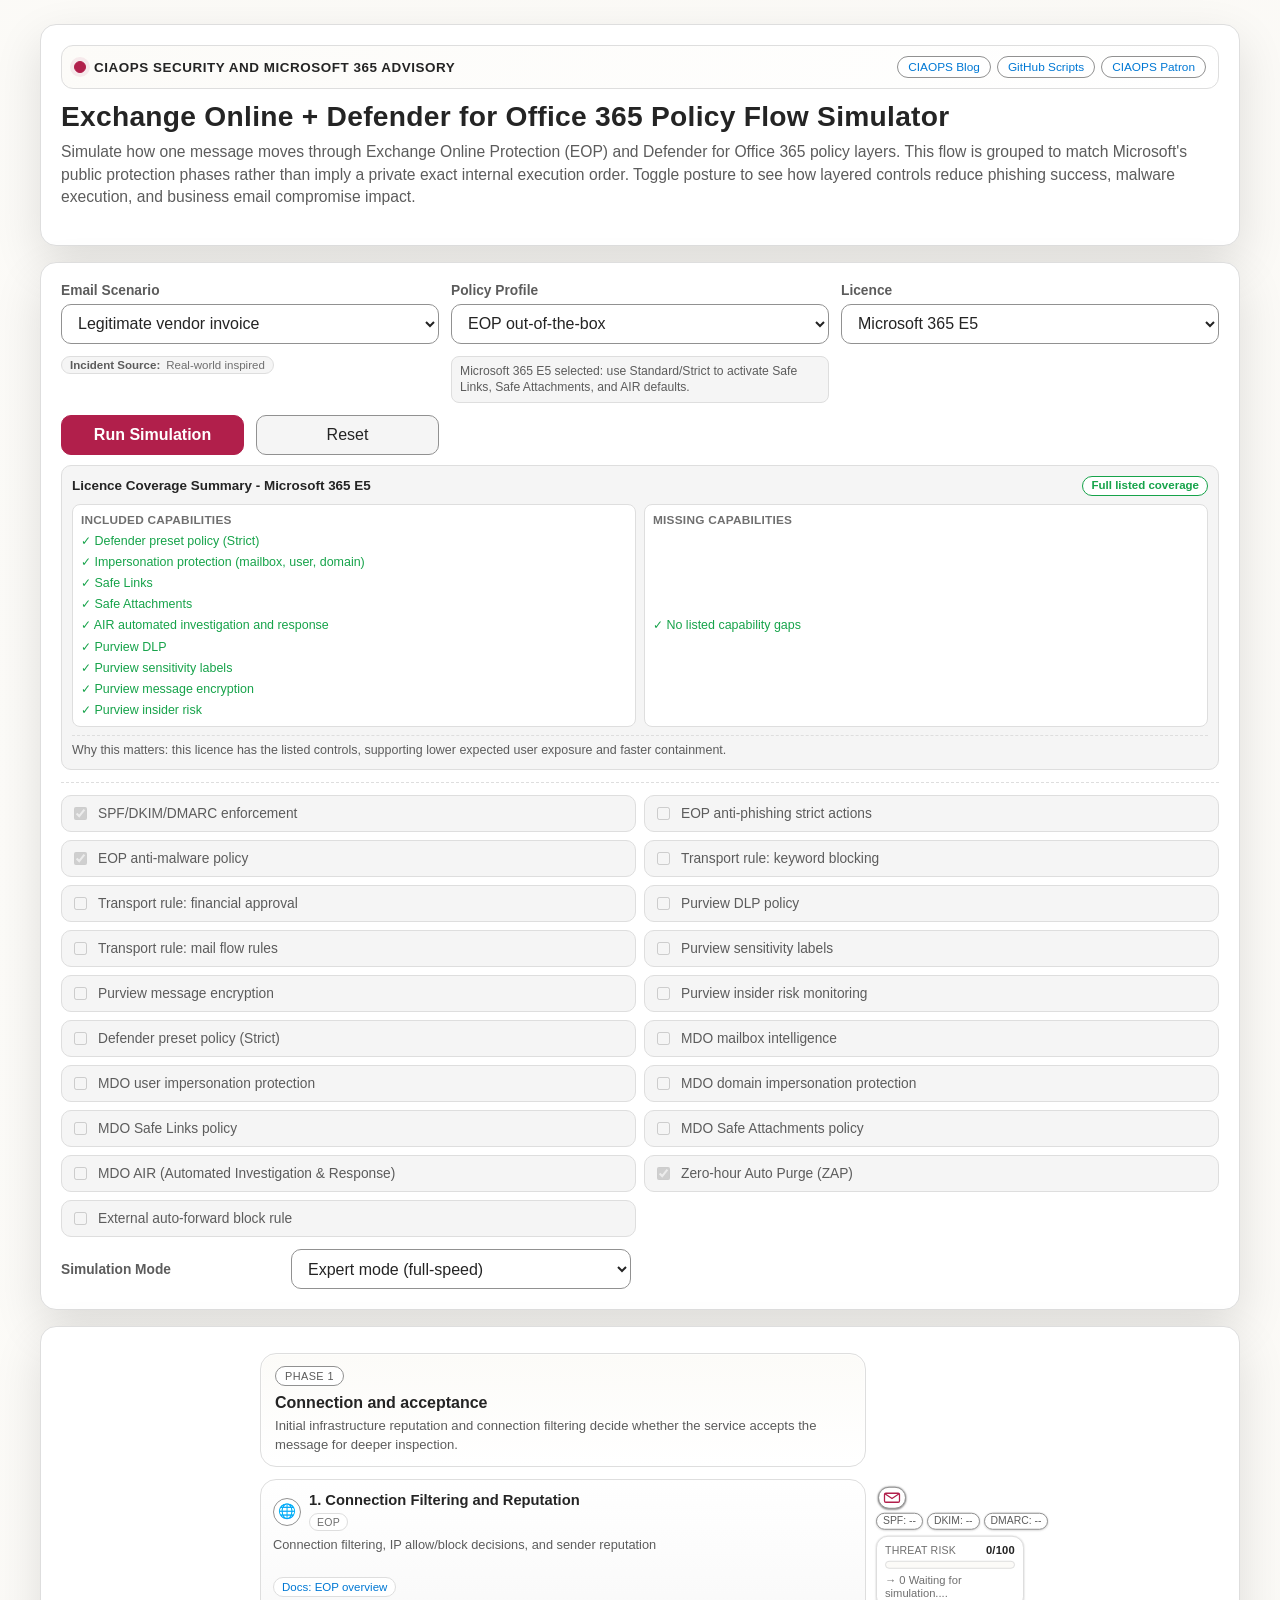
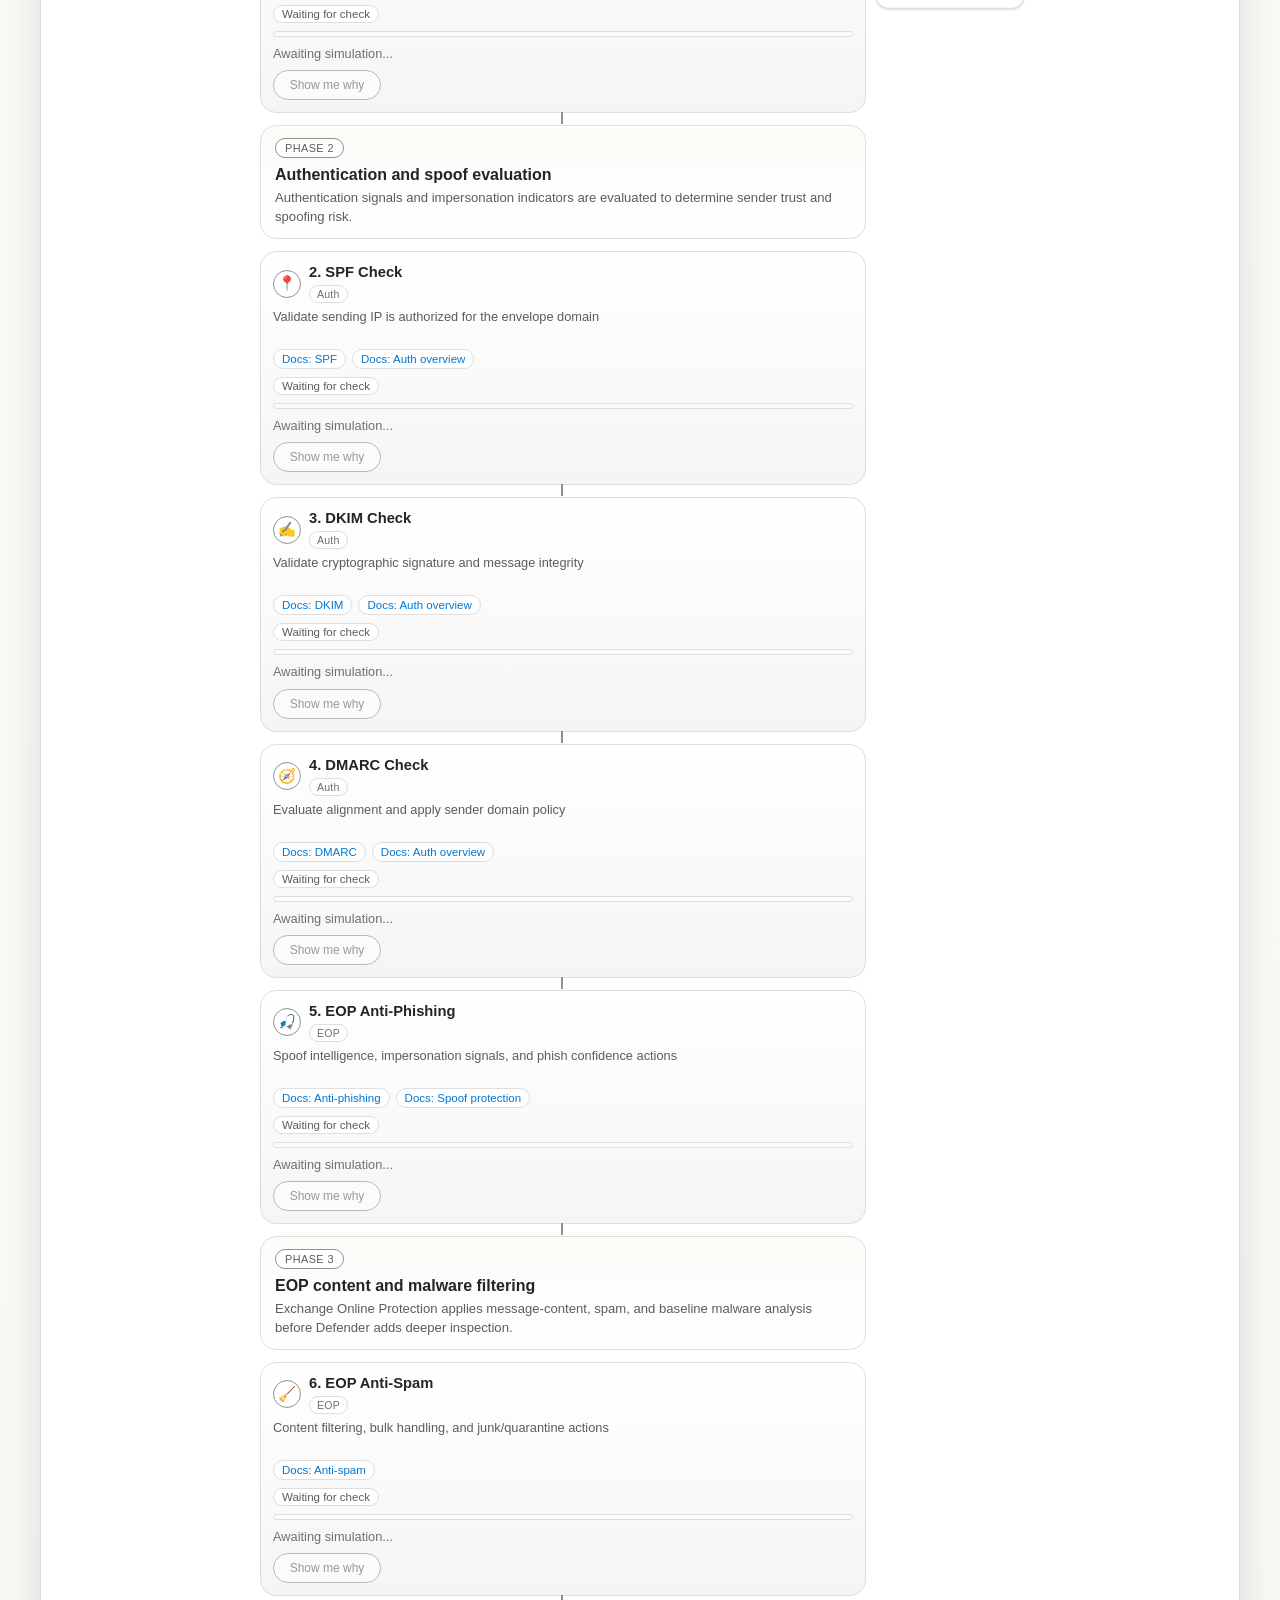
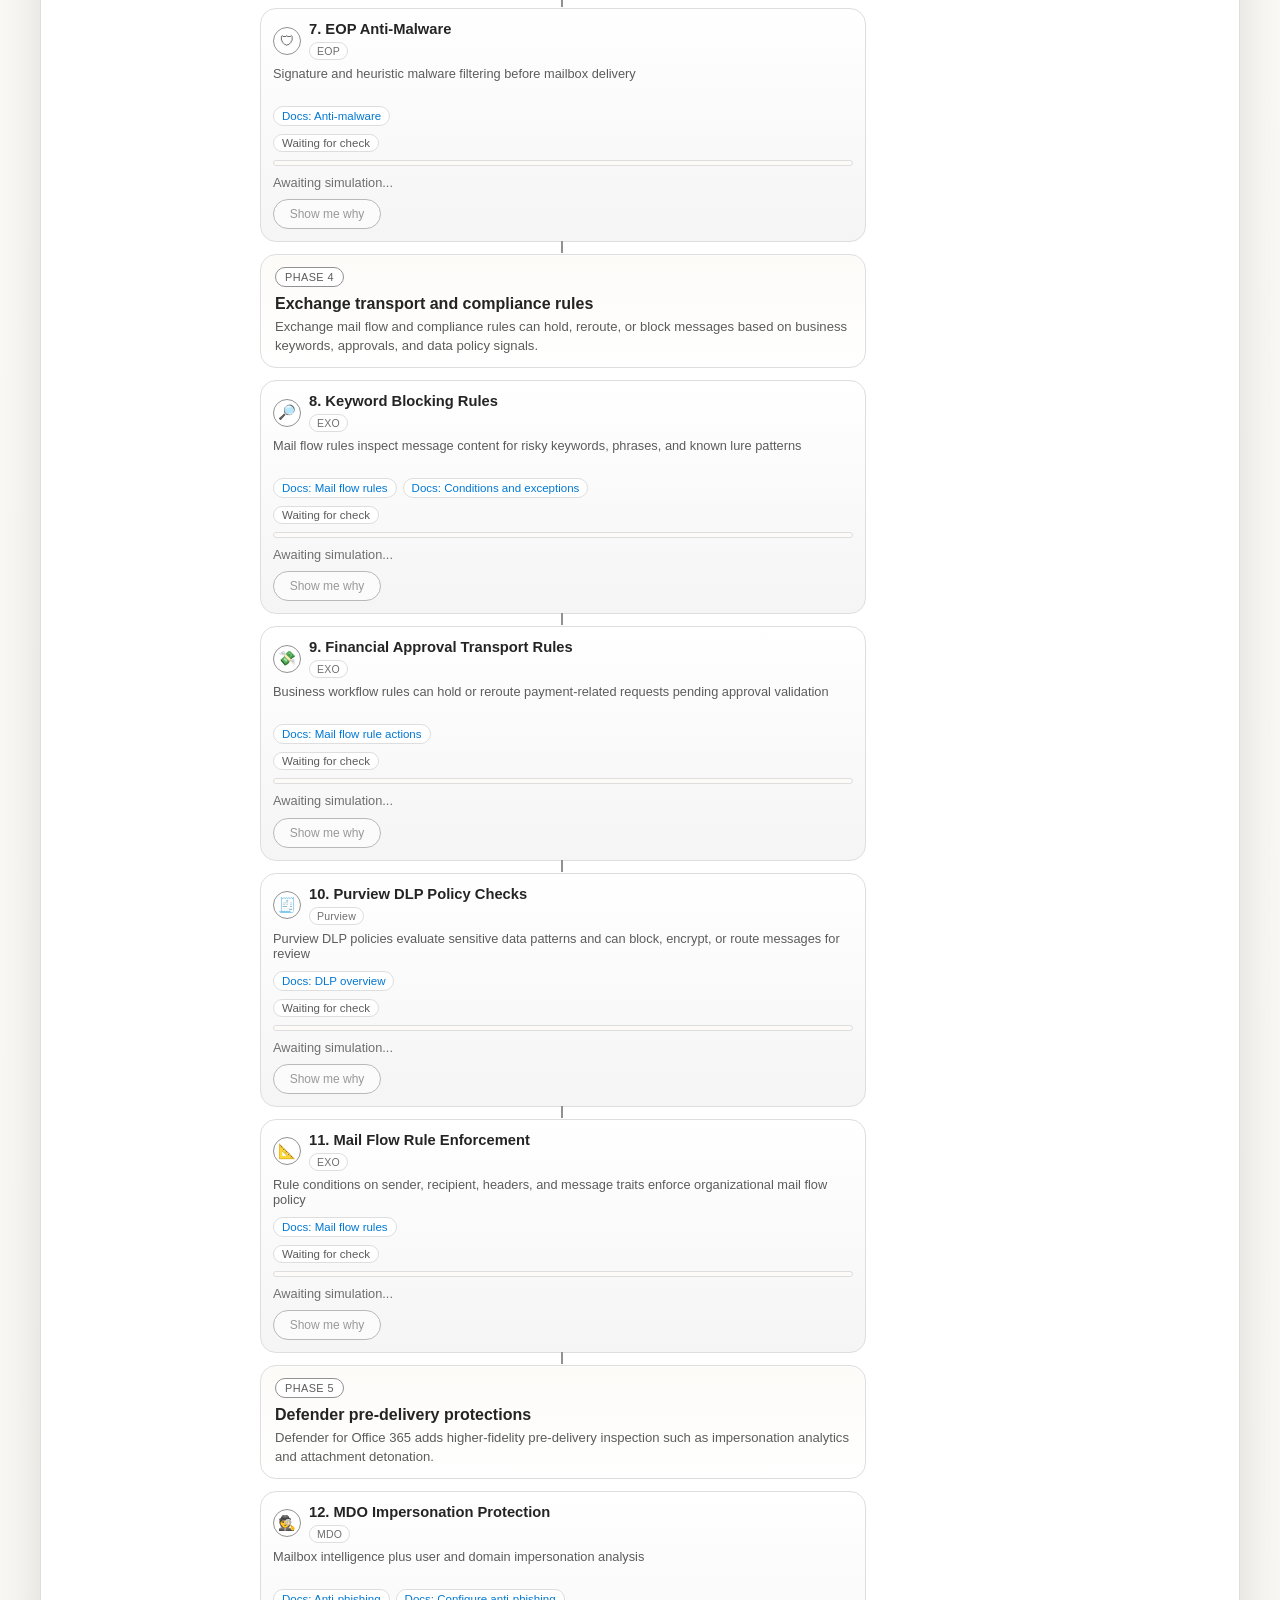
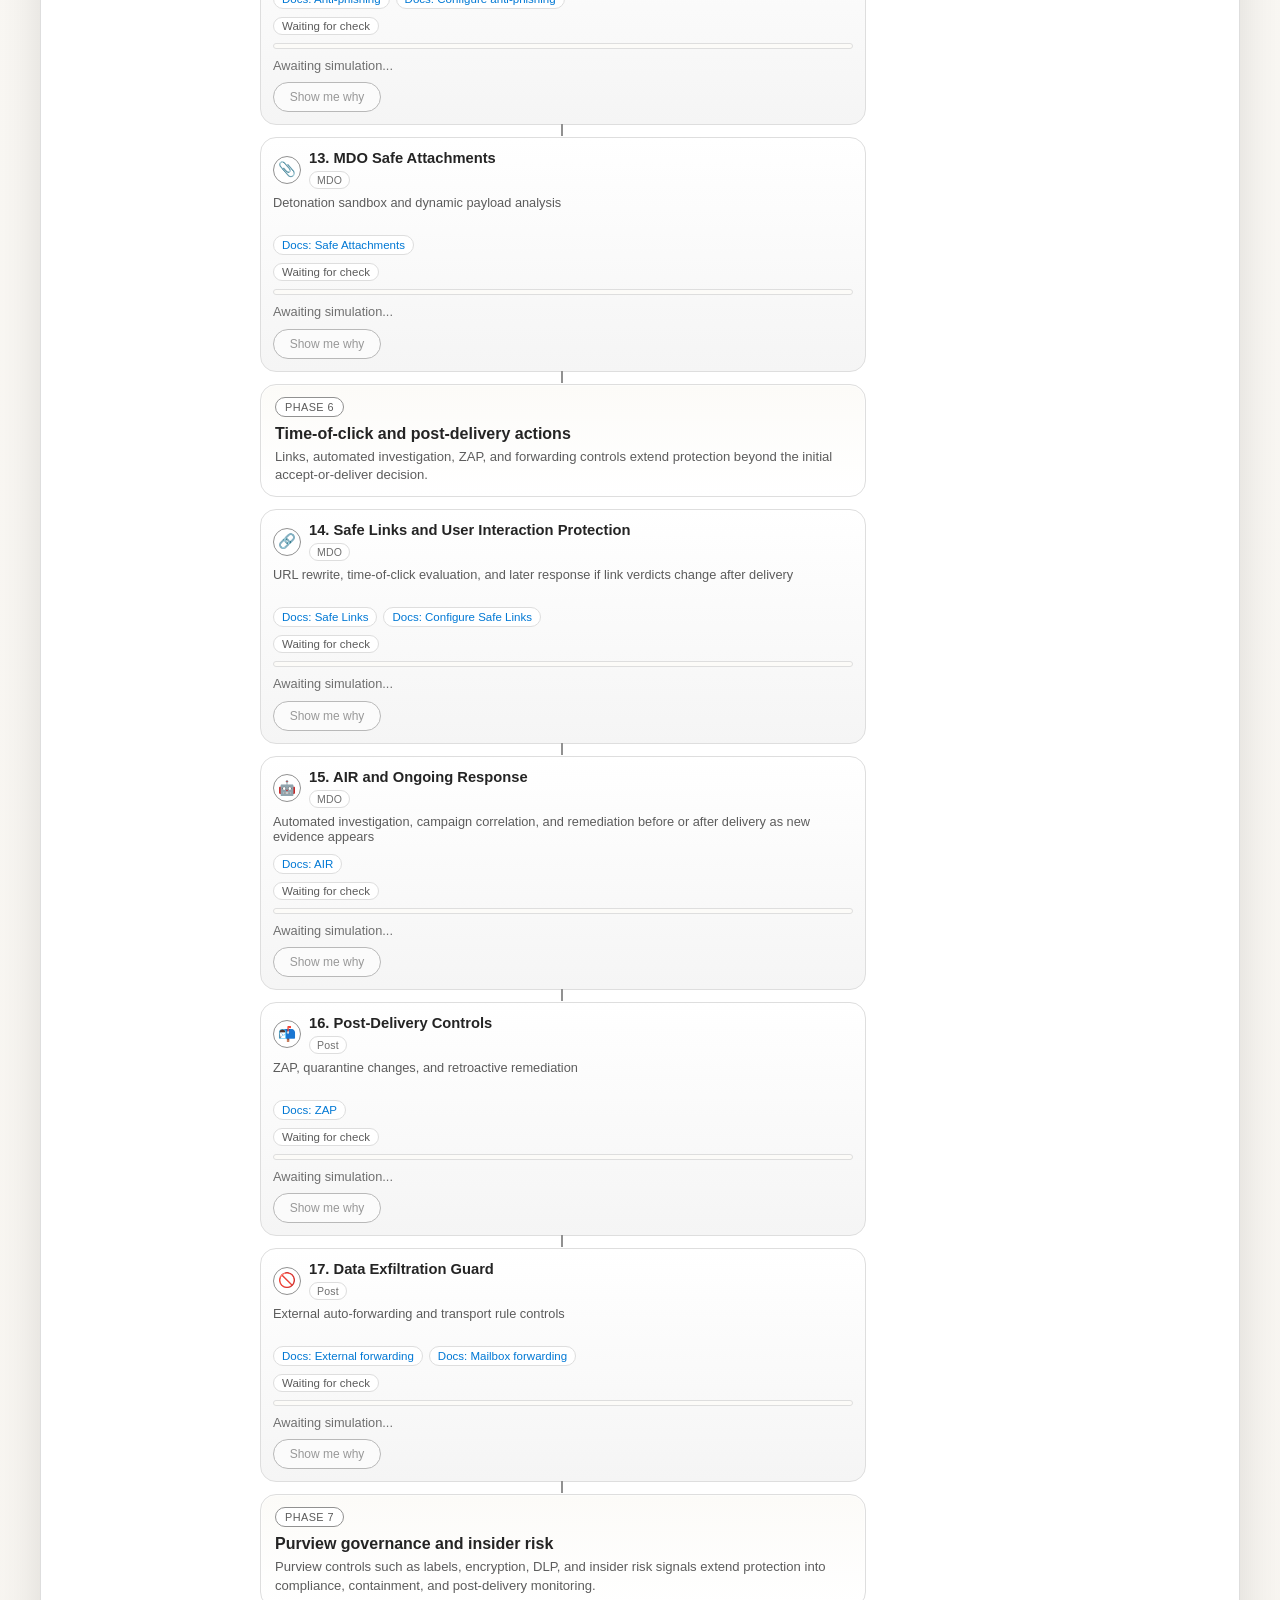
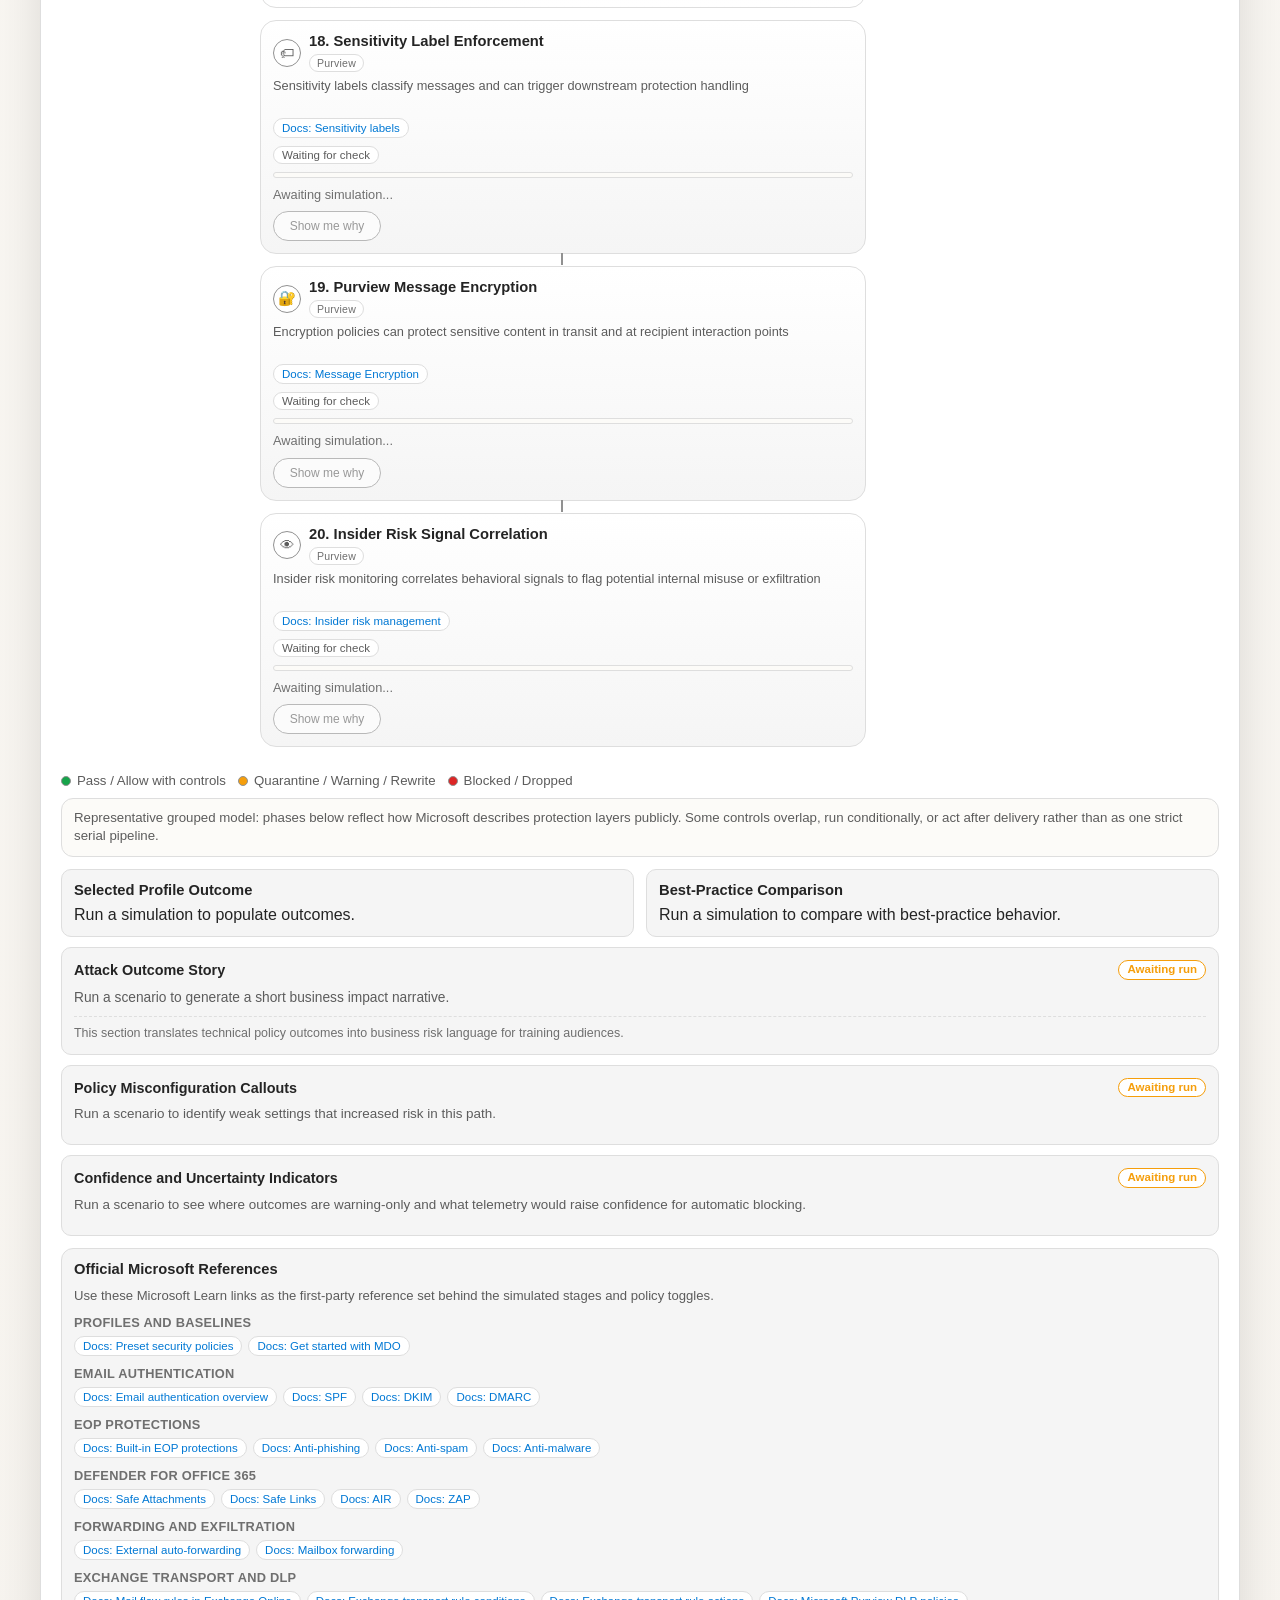
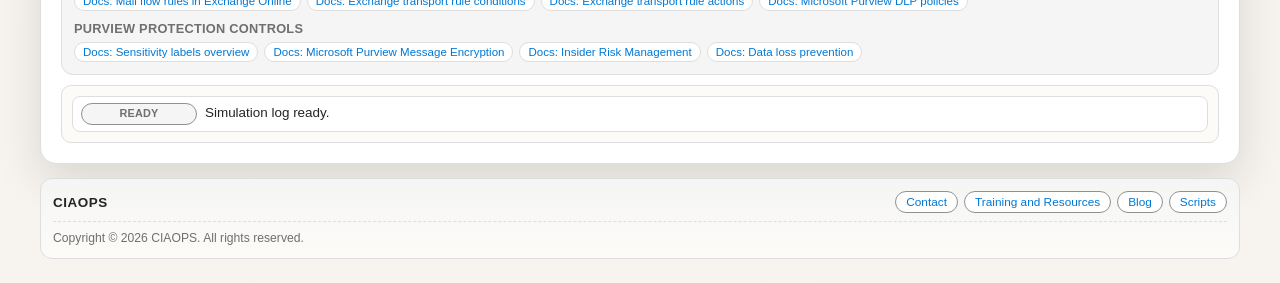
<file: docs/m365-mail-security-sim.html.html>
<!DOCTYPE html>
<html lang="en">
<head>
  <meta charset="UTF-8">
  <meta name="viewport" content="width=device-width, initial-scale=1.0">
  <title>Exchange Online + Defender for Office 365 Policy Flow Simulator</title>
  <script>
    (() => {
      const param = new URLSearchParams(window.location.search).get("scoutTheme");
      const theme =
        param || (window.matchMedia("(prefers-color-scheme: dark)").matches ? "dark" : "light");
      document.documentElement.setAttribute("data-theme", theme);
    })();
  </script>
  <style>
    :root {
      color-scheme: light;
      --cp-bg: #f7f4ef;
      --cp-bg-elevated: #fcfbf8;
      --cp-surface: #ffffff;
      --cp-surface-soft: #f5f5f5;
      --cp-border: #dedede;
      --cp-border-strong: #919191;
      --cp-text: #242424;
      --cp-text-muted: #5c5c5c;
      --cp-text-soft: #6f6f6f;
      --cp-accent: #b11f4b;
      --cp-accent-hover: #9a1a41;
      --cp-accent-soft: rgba(177, 31, 75, 0.08);
      --cp-accent-fg: #ffffff;
      --cp-success: #16a34a;
      --cp-danger: #dc2626;
      --cp-warning: #f59e0b;
      --cp-link: #0078d4;
      --cp-shadow: 0 18px 48px rgba(0, 0, 0, 0.12);
      --cp-overlay: rgba(255, 255, 255, 0.8);
      --cp-panel: rgba(255, 255, 255, 0.86);
      --cp-panel-strong: rgba(255, 255, 255, 0.96);
      --cp-sheen: rgba(255, 255, 255, 0.55);
      --cp-highlight: rgba(177, 31, 75, 0.12);
    }
    html[data-theme="dark"] {
      color-scheme: dark;
      --cp-bg: #3d3b3a;
      --cp-bg-elevated: #343231;
      --cp-surface: #292929;
      --cp-surface-soft: #2e2e2e;
      --cp-border: #474747;
      --cp-border-strong: #5f5f5f;
      --cp-text: #dedede;
      --cp-text-muted: #919191;
      --cp-text-soft: #b0b0b0;
      --cp-accent: #fd8ea1;
      --cp-accent-hover: #fb7b91;
      --cp-accent-soft: rgba(253, 142, 161, 0.14);
      --cp-accent-fg: #1a1a1a;
      --cp-success: #4ade80;
      --cp-danger: #f87171;
      --cp-warning: #fbbf24;
      --cp-link: #4da6ff;
      --cp-shadow: 0 18px 48px rgba(0, 0, 0, 0.32);
      --cp-overlay: rgba(41, 41, 41, 0.88);
      --cp-panel: rgba(41, 41, 41, 0.72);
      --cp-panel-strong: rgba(41, 41, 41, 0.96);
      --cp-sheen: rgba(255, 255, 255, 0.04);
      --cp-highlight: rgba(253, 142, 161, 0.12);
    }

    * {
      box-sizing: border-box;
    }

    body {
      margin: 0;
      font-family: "Segoe UI", Aptos, Calibri, -apple-system, BlinkMacSystemFont, sans-serif;
      color: var(--cp-text);
      background: radial-gradient(circle at 10% 10%, var(--cp-bg-elevated), var(--cp-bg));
      min-height: 100vh;
    }

    .shell {
      width: min(1200px, 100% - 32px);
      margin: 24px auto;
      display: grid;
      gap: 16px;
    }

    .panel {
      background: var(--cp-surface);
      border: 1px solid var(--cp-border);
      border-radius: 16px;
      box-shadow: var(--cp-shadow);
      padding: 20px;
    }

    .brand-row {
      margin-bottom: 12px;
      display: flex;
      align-items: center;
      justify-content: space-between;
      gap: 10px;
      flex-wrap: wrap;
      padding: 10px 12px;
      border: 1px solid var(--cp-border);
      border-radius: 12px;
      background: linear-gradient(120deg, var(--cp-bg-elevated), var(--cp-surface));
    }

    .brand-mark {
      display: inline-flex;
      align-items: center;
      gap: 8px;
      color: var(--cp-text);
      font-weight: 700;
      font-size: 0.84rem;
      letter-spacing: 0.04em;
      text-transform: uppercase;
    }

    .brand-mark::before {
      content: "";
      width: 10px;
      height: 10px;
      border-radius: 999px;
      border: 1px solid var(--cp-accent);
      background: var(--cp-accent);
      box-shadow: 0 0 0 4px var(--cp-accent-soft);
    }

    .brand-links {
      display: flex;
      flex-wrap: wrap;
      gap: 6px;
    }

    .brand-link {
      display: inline-flex;
      align-items: center;
      border: 1px solid var(--cp-border-strong);
      border-radius: 999px;
      padding: 3px 10px;
      font-size: 0.74rem;
      color: var(--cp-link);
      background: var(--cp-surface);
      text-decoration: none;
    }

    .brand-link:hover {
      border-color: var(--cp-link);
      background: var(--cp-accent-soft);
    }

    .ciaops-footer {
      margin-top: -2px;
      display: grid;
      gap: 8px;
      border: 1px solid var(--cp-border);
      border-radius: 12px;
      background: linear-gradient(180deg, var(--cp-surface-soft), var(--cp-bg-elevated));
      padding: 12px;
    }

    .ciaops-footer-head {
      display: flex;
      align-items: center;
      justify-content: space-between;
      gap: 8px;
      flex-wrap: wrap;
    }

    .ciaops-footer-title {
      margin: 0;
      font-size: 0.84rem;
      font-weight: 700;
      letter-spacing: 0.04em;
      text-transform: uppercase;
      color: var(--cp-text);
    }

    .ciaops-footer-links {
      display: flex;
      flex-wrap: wrap;
      gap: 6px;
    }

    .ciaops-footer-link {
      display: inline-flex;
      align-items: center;
      border: 1px solid var(--cp-border-strong);
      border-radius: 999px;
      padding: 3px 10px;
      font-size: 0.74rem;
      color: var(--cp-link);
      background: var(--cp-surface);
      text-decoration: none;
    }

    .ciaops-footer-link:hover {
      border-color: var(--cp-link);
      background: var(--cp-accent-soft);
    }

    .ciaops-footer-copy {
      margin: 0;
      border-top: 1px dashed var(--cp-border);
      padding-top: 8px;
      font-size: 0.76rem;
      line-height: 1.35;
      color: var(--cp-text-soft);
    }

    h1 {
      margin: 0;
      font-size: clamp(1.4rem, 2.2vw, 2rem);
      letter-spacing: 0.01em;
    }

    .subtitle {
      margin-top: 8px;
      color: var(--cp-text-muted);
      line-height: 1.45;
      font-size: 0.98rem;
    }

    .controls {
      display: grid;
      grid-template-columns: repeat(12, 1fr);
      gap: 12px;
      align-items: start;
      min-width: 0;
    }

    .action-field {
      align-self: end;
    }

    .field {
      display: grid;
      gap: 6px;
      min-width: 0;
    }

    .field label {
      color: var(--cp-text-muted);
      font-size: 0.86rem;
      font-weight: 600;
    }

    .field-note {
      margin-top: 6px;
      display: inline-flex;
      align-items: center;
      gap: 6px;
      width: fit-content;
      border: 1px solid var(--cp-border);
      border-radius: 999px;
      padding: 2px 8px;
      font-size: 0.72rem;
      color: var(--cp-text-soft);
      background: var(--cp-surface-soft);
    }

    .field-note strong {
      font-weight: 700;
      color: var(--cp-text-muted);
    }

    .profile-hint {
      margin-top: 6px;
      display: none;
      border: 1px solid var(--cp-border);
      border-radius: 0.5rem;
      padding: 6px 8px;
      font-size: 0.76rem;
      line-height: 1.35;
      color: var(--cp-text-muted);
      background: var(--cp-surface-soft);
    }

    .profile-hint.show {
      display: block;
    }

    select,
    button {
      height: 40px;
      border-radius: 0.625rem;
      border: 1px solid var(--cp-border-strong);
      background: var(--cp-surface);
      color: var(--cp-text);
      padding: 0 12px;
      font: inherit;
      width: 100%;
      min-width: 0;
    }

    select {
      appearance: auto;
      white-space: nowrap;
      text-overflow: ellipsis;
      overflow: hidden;
    }

    select:focus,
    button:focus,
    input:focus {
      outline: 2px solid var(--cp-accent-soft);
      outline-offset: 1px;
    }

    .btn-primary {
      background: var(--cp-accent);
      color: var(--cp-accent-fg);
      border-color: var(--cp-accent);
      cursor: pointer;
      font-weight: 600;
    }

    .btn-primary:hover {
      background: var(--cp-accent-hover);
    }

    .btn-secondary {
      cursor: pointer;
      background: var(--cp-surface-soft);
      color: var(--cp-text);
    }

    .row-span-4 {
      grid-column: span 4;
    }

    .row-span-2 {
      grid-column: span 2;
    }

    .toggles {
      display: grid;
      grid-template-columns: repeat(2, minmax(180px, 1fr));
      gap: 8px;
      margin-top: 12px;
      padding-top: 12px;
      border-top: 1px dashed var(--cp-border);
    }

    .toggle {
      display: flex;
      align-items: center;
      gap: 8px;
      padding: 8px;
      border: 1px solid var(--cp-border);
      border-radius: 0.625rem;
      background: var(--cp-surface-soft);
      color: var(--cp-text-muted);
      font-size: 0.86rem;
    }

    .toggle input {
      accent-color: var(--cp-accent);
    }

    .mode-row {
      margin-top: 12px;
      display: grid;
      grid-template-columns: 220px minmax(220px, 340px);
      gap: 10px;
      align-items: center;
    }

    .license-summary {
      margin-top: 10px;
      border: 1px solid var(--cp-border);
      border-radius: 0.625rem;
      background: var(--cp-surface-soft);
      padding: 10px;
      display: grid;
      gap: 8px;
    }

    .license-summary-head {
      display: flex;
      align-items: center;
      justify-content: space-between;
      gap: 8px;
      font-size: 0.84rem;
      font-weight: 700;
      color: var(--cp-text);
    }

    .license-summary-grid {
      display: grid;
      grid-template-columns: 1fr 1fr;
      gap: 8px;
    }

    .license-summary-col {
      border: 1px solid var(--cp-border);
      border-radius: 0.5rem;
      background: var(--cp-surface);
      padding: 8px;
      display: grid;
      gap: 6px;
    }

    .license-summary-title {
      font-size: 0.74rem;
      font-weight: 700;
      letter-spacing: 0.02em;
      text-transform: uppercase;
      color: var(--cp-text-soft);
    }

    .license-summary-list {
      margin: 0;
      padding: 0;
      list-style: none;
      display: grid;
      gap: 5px;
    }

    .license-summary-item {
      font-size: 0.78rem;
      color: var(--cp-text-muted);
      line-height: 1.3;
    }

    .license-summary-item.included {
      color: var(--cp-success);
    }

    .license-summary-item.missing {
      color: var(--cp-danger);
    }

    .license-summary-why {
      border-top: 1px dashed var(--cp-border);
      padding-top: 6px;
      font-size: 0.78rem;
      color: var(--cp-text-muted);
      line-height: 1.35;
    }

    .mode-row label {
      color: var(--cp-text-muted);
      font-size: 0.86rem;
      font-weight: 600;
    }

    .sim-wrap {
      position: relative;
      overflow: visible;
      padding-bottom: 10px;
    }

    .flow-track {
      min-width: 0;
      max-width: 760px;
      margin: 0 auto;
      display: grid;
      grid-template-columns: 1fr;
      gap: 12px;
      position: relative;
      padding: 6px 154px 6px 0;
    }

    .phase-card {
      position: relative;
      border: 1px solid var(--cp-border);
      border-radius: 16px;
      background: linear-gradient(180deg, var(--cp-bg-elevated), var(--cp-surface));
      padding: 12px 14px;
      box-shadow: inset 0 0 0 1px var(--cp-sheen);
    }

    .phase-kicker {
      display: inline-flex;
      align-items: center;
      gap: 6px;
      border: 1px solid var(--cp-border-strong);
      border-radius: 999px;
      padding: 3px 9px;
      font-size: 0.68rem;
      letter-spacing: 0.04em;
      text-transform: uppercase;
      color: var(--cp-text-muted);
      background: var(--cp-surface);
    }

    .phase-title {
      margin-top: 8px;
      font-size: 1rem;
      font-weight: 700;
    }

    .phase-summary {
      margin-top: 5px;
      color: var(--cp-text-muted);
      font-size: 0.82rem;
      line-height: 1.4;
    }

    .stage {
      position: relative;
      border: 1px solid var(--cp-border);
      border-radius: 16px;
      background: linear-gradient(180deg, var(--cp-surface), var(--cp-surface-soft));
      padding: 12px;
      min-height: 140px;
      scroll-margin-top: 112px;
      transition: transform 300ms ease, border-color 300ms ease;
    }

    .stage-head {
      display: grid;
      grid-template-columns: 28px 1fr;
      gap: 8px;
      align-items: center;
    }

    .stage-title-wrap {
      min-width: 0;
      display: grid;
      gap: 5px;
    }

    .stage-icon {
      width: 28px;
      height: 28px;
      border-radius: 999px;
      border: 1px solid var(--cp-border-strong);
      display: grid;
      place-items: center;
      font-size: 0.9rem;
      background: var(--cp-surface);
      color: var(--cp-text-muted);
      transition: transform 250ms ease, border-color 250ms ease;
    }

    .stage.active .stage-icon {
      border-color: var(--cp-accent);
      color: var(--cp-accent);
      animation: iconSpin 900ms linear infinite;
    }

    .micro-badge {
      display: inline-flex;
      align-items: center;
      justify-content: center;
      width: fit-content;
      border: 1px solid var(--cp-border);
      border-radius: 999px;
      padding: 2px 7px;
      font-size: 0.66rem;
      letter-spacing: 0.02em;
      color: var(--cp-text-soft);
      background: var(--cp-surface);
      transition: transform 180ms ease, border-color 180ms ease, color 180ms ease, box-shadow 180ms ease;
    }

    .micro-badge.active {
      border-color: var(--cp-accent);
      color: var(--cp-accent);
      box-shadow: 0 0 0 2px var(--cp-accent-soft);
      transform: translateY(-1px);
    }

    .micro-badge.done.pass {
      border-color: var(--cp-success);
      color: var(--cp-success);
    }

    .micro-badge.done.warn {
      border-color: var(--cp-warning);
      color: var(--cp-warning);
    }

    .micro-badge.done.na {
      border-color: var(--cp-border-strong);
      color: var(--cp-text-soft);
      opacity: 0.82;
    }

    .micro-badge.done.block {
      border-color: var(--cp-danger);
      color: var(--cp-danger);
    }

    .stage::before {
      content: "";
      position: absolute;
      inset: 0;
      border-radius: inherit;
      background: linear-gradient(120deg, transparent 20%, var(--cp-highlight) 50%, transparent 80%);
      opacity: 0;
      transform: translateX(-24%);
      pointer-events: none;
    }

    .stage::after {
      content: "";
      position: absolute;
      top: auto;
      bottom: -12px;
      left: 50%;
      right: auto;
      width: 2px;
      height: 12px;
      border-top: none;
      border-left: 2px solid var(--cp-border-strong);
      transform: translateX(-50%);
    }

    .stage:last-child::after {
      display: none;
    }

    .stage.active {
      border-color: var(--cp-accent);
      transform: translateY(-2px);
      box-shadow: 0 0 2px var(--cp-border-strong), 0 1px 2px var(--cp-border-strong);
    }

    .stage.active::before {
      opacity: 1;
      animation: stageScan 700ms ease-in-out infinite;
    }

    .stage.pass {
      border-color: var(--cp-success);
    }

    .stage.warn {
      border-color: var(--cp-warning);
    }

    .stage.na {
      border-color: var(--cp-border-strong);
      background: linear-gradient(180deg, var(--cp-surface-soft), var(--cp-bg-elevated));
      opacity: 0.86;
    }

    .stage.block {
      border-color: var(--cp-danger);
    }

    .stage h3 {
      margin: 0;
      font-size: 0.92rem;
    }

    .stage .policy {
      margin-top: 6px;
      color: var(--cp-text-muted);
      font-size: 0.8rem;
      min-height: 32px;
    }

    .stage-status {
      margin-top: 8px;
      display: inline-flex;
      align-items: center;
      border: 1px solid var(--cp-border);
      border-radius: 999px;
      padding: 2px 8px;
      font-size: 0.72rem;
      color: var(--cp-text-muted);
      background: var(--cp-surface);
      max-width: 100%;
      white-space: nowrap;
      overflow: hidden;
      text-overflow: ellipsis;
    }

    .stage-status.pass {
      border-color: var(--cp-success);
      color: var(--cp-success);
    }

    .stage-status.warn {
      border-color: var(--cp-warning);
      color: var(--cp-warning);
    }

    .stage-status.na {
      border-color: var(--cp-border-strong);
      color: var(--cp-text-soft);
    }

    .stage-status.block {
      border-color: var(--cp-danger);
      color: var(--cp-danger);
    }

    .stage-meter {
      margin-top: 8px;
      height: 6px;
      border: 1px solid var(--cp-border);
      border-radius: 999px;
      overflow: hidden;
      background: var(--cp-bg-elevated);
    }

    .stage-meter-fill {
      height: 100%;
      width: 0%;
      background: var(--cp-border-strong);
      transition: width 320ms ease, background-color 220ms ease;
    }

    .stage.active .stage-meter-fill {
      width: 84%;
      background: linear-gradient(90deg, var(--cp-accent-soft), var(--cp-accent));
      animation: meterScan 900ms linear infinite;
    }

    .stage .result {
      margin-top: 8px;
      font-size: 0.8rem;
      color: var(--cp-text-soft);
      line-height: 1.35;
    }

    .doc-links {
      margin-top: 8px;
      display: flex;
      flex-wrap: wrap;
      gap: 6px;
    }

    .doc-link {
      display: inline-flex;
      align-items: center;
      gap: 4px;
      border: 1px solid var(--cp-border);
      border-radius: 999px;
      padding: 3px 8px;
      font-size: 0.72rem;
      color: var(--cp-link);
      background: var(--cp-surface);
      text-decoration: none;
    }

    .doc-link:hover {
      border-color: var(--cp-link);
      background: var(--cp-accent-soft);
    }

    .stage-actions {
      margin-top: 8px;
      display: flex;
      align-items: center;
      gap: 8px;
    }

    .evidence-toggle {
      height: 30px;
      width: auto;
      min-width: 108px;
      padding: 0 10px;
      font-size: 0.75rem;
      border-radius: 999px;
      border: 1px solid var(--cp-border-strong);
      background: var(--cp-surface);
      color: var(--cp-text-muted);
      cursor: pointer;
    }

    .evidence-toggle:disabled {
      opacity: 0.6;
      cursor: not-allowed;
    }

    .evidence-box {
      display: none;
      margin-top: 8px;
      border: 1px solid var(--cp-border);
      border-radius: 0.5rem;
      background: var(--cp-bg-elevated);
      padding: 8px;
      color: var(--cp-text-muted);
      font-size: 0.78rem;
      line-height: 1.35;
      white-space: pre-line;
    }

    .evidence-box.show {
      display: block;
    }

    .evidence-lines {
      display: grid;
      gap: 4px;
    }

    .evidence-docs {
      margin-top: 8px;
      padding-top: 8px;
      border-top: 1px dashed var(--cp-border);
      display: grid;
      gap: 6px;
    }

    .evidence-docs-title {
      font-size: 0.72rem;
      font-weight: 700;
      letter-spacing: 0.02em;
      color: var(--cp-text-soft);
      text-transform: uppercase;
    }

    .stage .result.result-pop {
      animation: resultPop 320ms ease;
    }

    .packet-trail {
      position: absolute;
      top: 0;
      left: 0;
      transform: translate(0, 0);
      transition: transform 500ms ease;
      pointer-events: none;
      z-index: 4;
    }

    .packet-trail.moving .packet {
      animation: mailTravel 520ms ease;
    }

    .packet-trail.impact-good .packet {
      box-shadow: 0 0 0 3px var(--cp-success), 0 0 2px var(--cp-border-strong), 0 1px 2px var(--cp-border-strong);
      animation: impactPulse 360ms ease;
    }

    .packet-trail.impact-warn .packet {
      box-shadow: 0 0 0 3px var(--cp-warning), 0 0 2px var(--cp-border-strong), 0 1px 2px var(--cp-border-strong);
      animation: impactPulse 360ms ease;
    }

    .packet-trail.impact-bad .packet {
      box-shadow: 0 0 0 3px var(--cp-danger), 0 0 2px var(--cp-border-strong), 0 1px 2px var(--cp-border-strong);
      animation: blockedShake 420ms ease;
    }

    .packet {
      width: 28px;
      height: 22px;
      border-radius: 999px;
      background: var(--cp-surface);
      border: 1px solid var(--cp-border-strong);
      box-shadow: 0 0 2px var(--cp-border-strong), 0 1px 2px var(--cp-border-strong);
      display: grid;
      place-items: center;
      margin-left: 2px;
    }

    .packet svg {
      width: 18px;
      height: 14px;
      display: block;
    }

    .packet svg path,
    .packet svg rect,
    .packet svg polyline {
      stroke: var(--cp-accent);
      fill: none;
      stroke-width: 1.7;
      stroke-linecap: round;
      stroke-linejoin: round;
    }

    .auth-badges {
      position: relative;
      display: flex;
      gap: 4px;
      margin-top: 4px;
    }

    .threat-meter {
      margin-top: 6px;
      width: 148px;
      border: 1px solid var(--cp-border);
      border-radius: 12px;
      background: var(--cp-surface);
      padding: 7px 8px;
      box-shadow: 0 0 2px var(--cp-border), 0 1px 2px var(--cp-border);
      display: grid;
      gap: 5px;
    }

    .threat-meter-head {
      display: flex;
      align-items: center;
      justify-content: space-between;
      gap: 6px;
      font-size: 0.66rem;
      color: var(--cp-text-soft);
      letter-spacing: 0.02em;
      text-transform: uppercase;
    }

    .threat-meter-score {
      font-weight: 700;
      color: var(--cp-text);
      font-size: 0.7rem;
    }

    .threat-meter-track {
      height: 8px;
      border: 1px solid var(--cp-border);
      border-radius: 999px;
      background: var(--cp-bg-elevated);
      overflow: hidden;
    }

    .threat-meter-fill {
      height: 100%;
      width: 0%;
      background: var(--cp-success);
      transition: width 320ms ease, background-color 220ms ease;
    }

    .threat-meter-delta {
      font-size: 0.7rem;
      color: var(--cp-text-muted);
      line-height: 1.2;
    }

    .threat-meter-delta.rising {
      color: var(--cp-danger);
    }

    .threat-meter-delta.falling {
      color: var(--cp-success);
    }

    .threat-meter-delta.steady {
      color: var(--cp-text-soft);
    }

    .auth-badge {
      display: inline-flex;
      align-items: center;
      gap: 4px;
      border: 1px solid var(--cp-border-strong);
      border-radius: 999px;
      padding: 2px 6px;
      font-size: 0.65rem;
      line-height: 1;
      background: var(--cp-surface);
      color: var(--cp-text-muted);
      box-shadow: 0 0 2px var(--cp-border), 0 1px 2px var(--cp-border);
      white-space: nowrap;
    }

    .auth-badge.flash {
      animation: badgeFlash 280ms ease;
    }

    @keyframes stageScan {
      0% { transform: translateX(-34%); }
      100% { transform: translateX(34%); }
    }

    @keyframes resultPop {
      0% { opacity: 0.4; transform: translateY(4px); }
      100% { opacity: 1; transform: translateY(0); }
    }

    @keyframes mailTravel {
      0% { transform: translateY(0) scale(0.98); }
      55% { transform: translateY(-3px) scale(1); }
      100% { transform: translateY(0) scale(1); }
    }

    @keyframes impactPulse {
      0% { transform: scale(1); }
      40% { transform: scale(1.08); }
      100% { transform: scale(1); }
    }

    @keyframes blockedShake {
      0%, 100% { transform: translateX(0) scale(1); }
      20% { transform: translateX(-2px) scale(1.02); }
      40% { transform: translateX(2px) scale(1.02); }
      60% { transform: translateX(-2px) scale(1.02); }
      80% { transform: translateX(2px) scale(1.02); }
    }

    @keyframes badgeFlash {
      0% { transform: scale(1); }
      50% { transform: scale(1.06); }
      100% { transform: scale(1); }
    }

    @keyframes meterScan {
      0% { transform: translateX(-12%); }
      100% { transform: translateX(12%); }
    }

    @keyframes iconSpin {
      0% { transform: rotate(0deg); }
      100% { transform: rotate(360deg); }
    }

    @media (prefers-reduced-motion: reduce) {
      .stage,
      .packet-trail,
      .packet,
      .auth-badge,
      .stage .result {
        animation: none !important;
        transition: none !important;
      }
    }

    .auth-badge.good {
      border-color: var(--cp-success);
      color: var(--cp-success);
    }

    .auth-badge.bad {
      border-color: var(--cp-danger);
      color: var(--cp-danger);
    }

    .outcomes {
      display: grid;
      grid-template-columns: 1fr 1fr;
      gap: 12px;
      margin-top: 12px;
    }

    .outcome-card {
      border: 1px solid var(--cp-border);
      border-radius: 0.625rem;
      background: var(--cp-surface-soft);
      padding: 12px;
    }

    .outcome-card h4 {
      margin: 0 0 8px;
      font-size: 0.92rem;
    }

    .outcome-head {
      display: flex;
      align-items: center;
      justify-content: space-between;
      gap: 8px;
      margin-bottom: 8px;
    }

    .outcome-title {
      font-weight: 700;
      font-size: 0.9rem;
      color: var(--cp-text);
    }

    .pill {
      display: inline-flex;
      align-items: center;
      border: 1px solid var(--cp-border-strong);
      border-radius: 999px;
      padding: 2px 8px;
      font-size: 0.72rem;
      line-height: 1.2;
      color: var(--cp-text-muted);
      background: var(--cp-surface);
      white-space: nowrap;
    }

    .pill.good {
      border-color: var(--cp-success);
      color: var(--cp-success);
    }

    .pill.warn {
      border-color: var(--cp-warning);
      color: var(--cp-warning);
    }

    .pill.bad {
      border-color: var(--cp-danger);
      color: var(--cp-danger);
    }

    .bars {
      margin-top: 8px;
      display: grid;
      gap: 8px;
    }

    .bar-row {
      display: grid;
      grid-template-columns: 120px 1fr 48px;
      gap: 8px;
      align-items: center;
      font-size: 0.78rem;
      color: var(--cp-text-muted);
    }

    .bar-track {
      height: 8px;
      border: 1px solid var(--cp-border-strong);
      border-radius: 999px;
      background: var(--cp-bg-elevated);
      overflow: hidden;
    }

    .bar-fill {
      height: 100%;
      width: 0;
      background: var(--cp-accent);
      transition: width 300ms ease;
    }

    .bar-fill.good {
      background: var(--cp-success);
    }

    .bar-fill.warn {
      background: var(--cp-warning);
    }

    .bar-fill.bad {
      background: var(--cp-danger);
    }

    .bar-fill.muted {
      background: var(--cp-link);
    }

    .stage-stats {
      margin-top: 10px;
      display: flex;
      flex-wrap: wrap;
      gap: 6px;
    }

    .mini-stat {
      border: 1px solid var(--cp-border);
      border-radius: 999px;
      padding: 2px 8px;
      font-size: 0.72rem;
      color: var(--cp-text-muted);
      background: var(--cp-surface);
    }

    .insight {
      margin-top: 10px;
      padding-top: 8px;
      border-top: 1px dashed var(--cp-border);
      color: var(--cp-text-muted);
      font-size: 0.8rem;
      line-height: 1.35;
    }

    .story-panel {
      margin-top: 10px;
      border: 1px solid var(--cp-border);
      border-radius: 0.625rem;
      background: var(--cp-surface-soft);
      padding: 12px;
      display: grid;
      gap: 8px;
    }

    .story-head {
      display: flex;
      align-items: center;
      justify-content: space-between;
      gap: 8px;
      font-size: 0.9rem;
      font-weight: 700;
      color: var(--cp-text);
    }

    .story-body {
      color: var(--cp-text-muted);
      font-size: 0.86rem;
      line-height: 1.45;
    }

    .story-footnote {
      color: var(--cp-text-soft);
      font-size: 0.78rem;
      line-height: 1.35;
      border-top: 1px dashed var(--cp-border);
      padding-top: 8px;
    }

    .misconfig-panel {
      margin-top: 10px;
      border: 1px solid var(--cp-border);
      border-radius: 0.625rem;
      background: var(--cp-surface-soft);
      padding: 12px;
      display: grid;
      gap: 8px;
    }

    .misconfig-head {
      display: flex;
      align-items: center;
      justify-content: space-between;
      gap: 8px;
      font-size: 0.9rem;
      font-weight: 700;
      color: var(--cp-text);
    }

    .misconfig-summary {
      color: var(--cp-text-muted);
      font-size: 0.84rem;
      line-height: 1.4;
    }

    .misconfig-list {
      display: grid;
      gap: 6px;
    }

    .misconfig-item {
      border: 1px solid var(--cp-border);
      border-radius: 0.5rem;
      padding: 6px 8px;
      background: var(--cp-surface);
      color: var(--cp-text-muted);
      font-size: 0.8rem;
      line-height: 1.35;
    }

    .confidence-panel {
      margin-top: 10px;
      border: 1px solid var(--cp-border);
      border-radius: 0.625rem;
      background: var(--cp-surface-soft);
      padding: 12px;
      display: grid;
      gap: 8px;
    }

    .confidence-head {
      display: flex;
      align-items: center;
      justify-content: space-between;
      gap: 8px;
      font-size: 0.9rem;
      font-weight: 700;
      color: var(--cp-text);
    }

    .confidence-summary {
      color: var(--cp-text-muted);
      font-size: 0.84rem;
      line-height: 1.4;
    }

    .confidence-list {
      display: grid;
      gap: 8px;
    }

    .confidence-item {
      border: 1px solid var(--cp-border);
      border-radius: 0.5rem;
      padding: 8px;
      background: var(--cp-surface);
      display: grid;
      gap: 5px;
    }

    .confidence-stage {
      font-size: 0.76rem;
      color: var(--cp-text-soft);
      font-weight: 700;
      letter-spacing: 0.02em;
    }

    .confidence-why,
    .confidence-telemetry {
      color: var(--cp-text-muted);
      font-size: 0.8rem;
      line-height: 1.35;
    }

    .reference-panel {
      margin-top: 12px;
      border: 1px solid var(--cp-border);
      border-radius: 0.75rem;
      background: var(--cp-surface-soft);
      padding: 12px;
      display: grid;
      gap: 10px;
    }

    .reference-title {
      font-size: 0.92rem;
      font-weight: 700;
      color: var(--cp-text);
    }

    .reference-copy {
      color: var(--cp-text-muted);
      font-size: 0.82rem;
      line-height: 1.4;
    }

    .reference-groups {
      display: grid;
      gap: 10px;
    }

    .reference-group {
      display: grid;
      gap: 6px;
    }

    .reference-group h4 {
      margin: 0;
      font-size: 0.8rem;
      color: var(--cp-text-soft);
      letter-spacing: 0.02em;
      text-transform: uppercase;
    }

    .reference-links {
      display: flex;
      flex-wrap: wrap;
      gap: 6px;
    }

    .metric {
      margin-top: 6px;
      color: var(--cp-text-muted);
      font-size: 0.85rem;
    }

    .log {
      margin-top: 10px;
      border: 1px solid var(--cp-border);
      border-radius: 0.625rem;
      background: var(--cp-bg-elevated);
      padding: 10px;
      max-height: 260px;
      overflow: auto;
      font-size: 0.84rem;
      line-height: 1.45;
      display: grid;
      gap: 6px;
    }

    .log-entry {
      display: grid;
      grid-template-columns: minmax(74px, 116px) minmax(0, 1fr);
      gap: 8px;
      align-items: start;
      padding: 6px 8px;
      border: 1px solid var(--cp-border);
      border-radius: 0.5rem;
      background: var(--cp-surface);
    }

    .log-tag {
      display: inline-flex;
      justify-content: center;
      align-items: center;
      border: 1px solid var(--cp-border-strong);
      border-radius: 999px;
      padding: 2px 8px;
      font-size: 0.68rem;
      font-weight: 700;
      color: var(--cp-text-muted);
      background: var(--cp-surface-soft);
      letter-spacing: 0.02em;
      white-space: nowrap;
      overflow: hidden;
      text-overflow: ellipsis;
      min-width: 0;
      max-width: 100%;
    }

    .log-msg {
      color: var(--cp-text);
      min-width: 0;
    }

    .log-entry.info .log-tag {
      border-color: var(--cp-link);
      color: var(--cp-link);
    }

    .log-entry.good .log-tag {
      border-color: var(--cp-success);
      color: var(--cp-success);
    }

    .log-entry.warn .log-tag {
      border-color: var(--cp-warning);
      color: var(--cp-warning);
    }

    .log-entry.bad .log-tag {
      border-color: var(--cp-danger);
      color: var(--cp-danger);
    }

    .log-entry.muted .log-tag {
      border-color: var(--cp-border-strong);
      color: var(--cp-text-soft);
    }

    .coach {
      margin: 0 0 12px;
      border: 1px solid var(--cp-border);
      border-radius: 0.625rem;
      background: var(--cp-surface-soft);
      padding: 10px;
      display: grid;
      gap: 8px;
      position: sticky;
      top: 12px;
      z-index: 4;
      box-shadow: 0 10px 24px rgba(0, 0, 0, 0.08);
    }

    .coach-head {
      display: flex;
      align-items: center;
      justify-content: space-between;
      gap: 8px;
      color: var(--cp-text);
      font-size: 0.86rem;
      font-weight: 700;
    }

    .coach-body {
      color: var(--cp-text-muted);
      font-size: 0.83rem;
      line-height: 1.45;
    }

    .coach-why {
      margin-top: 4px;
      color: var(--cp-text-soft);
      font-size: 0.8rem;
      line-height: 1.4;
    }

    .coach-footer {
      display: flex;
      justify-content: flex-end;
    }

    .coach-btn {
      height: 34px;
      width: auto;
      min-width: 132px;
      padding: 0 10px;
      font-size: 0.8rem;
    }

    @media (max-width: 700px) {
      .log-entry {
        grid-template-columns: 1fr;
        gap: 6px;
      }

      .log-tag {
        justify-self: start;
      }
    }

    .legend {
      display: flex;
      gap: 12px;
      flex-wrap: wrap;
      color: var(--cp-text-muted);
      font-size: 0.83rem;
      margin-top: 10px;
    }

    .flow-note {
      margin-top: 10px;
      padding: 10px 12px;
      border: 1px solid var(--cp-border);
      border-radius: 12px;
      background: var(--cp-bg-elevated);
      color: var(--cp-text-muted);
      font-size: 0.83rem;
      line-height: 1.4;
    }

    .dot {
      display: inline-block;
      width: 10px;
      height: 10px;
      border-radius: 999px;
      margin-right: 6px;
      vertical-align: middle;
      border: 1px solid var(--cp-border-strong);
    }

    .dot-pass { background: var(--cp-success); }
    .dot-warn { background: var(--cp-warning); }
    .dot-block { background: var(--cp-danger); }

    @media (max-width: 900px) {
      .row-span-4 {
        grid-column: span 12;
      }

      .row-span-2 {
        grid-column: span 6;
      }

      .outcomes {
        grid-template-columns: 1fr;
      }

      .flow-track {
        max-width: 100%;
        padding-right: 146px;
      }

      .mode-row {
        grid-template-columns: 1fr;
      }

      .license-summary-grid {
        grid-template-columns: 1fr;
      }

      .coach {
        top: 8px;
      }

      .brand-row {
        padding: 10px;
      }

      .ciaops-footer {
        padding: 10px;
      }
    }
  </style>
</head>
<body>
  <main class="shell">
    <section class="panel">
      <div class="brand-row" aria-label="CIAOPS branding">
        <div class="brand-mark">CIAOPS Security and Microsoft 365 Advisory</div>
        <nav class="brand-links" aria-label="CIAOPS quick links">
          <a class="brand-link" href="https://blog.ciaops.com/" target="_blank" rel="noopener noreferrer">CIAOPS Blog</a>
          <a class="brand-link" href="https://github.com/directorcia/Office365" target="_blank" rel="noopener noreferrer">GitHub Scripts</a>
          <a class="brand-link" href="https://www.ciaopspatron.com/" target="_blank" rel="noopener noreferrer">CIAOPS Patron</a>
        </nav>
      </div>
      <h1>Exchange Online + Defender for Office 365 Policy Flow Simulator</h1>
      <p class="subtitle">
        Simulate how one message moves through Exchange Online Protection (EOP) and Defender for Office 365
        policy layers. This flow is grouped to match Microsoft's public protection phases rather than
        imply a private exact internal execution order. Toggle posture to see how layered controls reduce
        phishing success, malware execution, and business email compromise impact.
      </p>
    </section>

    <section class="panel">
      <div class="controls">
        <div class="field row-span-4">
          <label for="scenario">Email Scenario</label>
          <select id="scenario">
            <option value="clean">Legitimate vendor invoice</option>
            <option value="phish">Phishing link with spoofed display name</option>
            <option value="malware">Malware attachment from compromised sender</option>
            <option value="bec">Business Email Compromise impersonation attempt</option>
            <option value="becInvoiceFraud">BEC Invoice Fraud (display spoof + wire transfer request)</option>
            <option value="spoofFail">CEO spoof with SPF/DKIM/DMARC failure</option>
            <option value="malLinkCombo">Invoice with malware attachment and malicious link</option>
            <option value="trustedCompromise">Trusted partner account compromise (auth passes, threat content)</option>
            <option value="silentForward">Credential theft and silent external forwarding setup</option>
            <option value="bulkGraymail">Bulk marketing graymail (no active threat)</option>
            <option value="midnightBlizzard">Midnight Blizzard (trusted identity compromise)</option>
            <option value="storm1811">Storm-1811 (Teams/QR/OAuth abuse)</option>
            <option value="qrPhishing">QR Phishing (embedded QR + Safe Links interaction)</option>
          </select>
          <div class="field-note" aria-label="Incident source">
            <strong>Incident Source:</strong>
            <span>Real-world inspired</span>
          </div>
        </div>
        <div class="field row-span-4">
          <label for="profile">Policy Profile</label>
          <select id="profile">
            <option value="eopDefault">EOP out-of-the-box</option>
            <option value="standard">Microsoft Standard</option>
            <option value="strict">Microsoft Strict</option>
            <option value="legacy">Legacy/weak policy mix</option>
            <option value="custom">Custom (use toggles below)</option>
          </select>
          <div class="profile-hint" id="profileHint" aria-live="polite"></div>
        </div>
        <div class="field row-span-4">
          <label for="license">Licence</label>
          <select id="license">
            <option value="exoPlan1">Exchange Online Plan 1</option>
            <option value="exoPlan2">Exchange Online Plan 2</option>
            <option value="m365BusinessPremium">Microsoft 365 Business Premium</option>
            <option value="mdoPlan1">Defender for Office 365 Plan 1</option>
            <option value="mdoPlan2">Defender for Office 365 Plan 2</option>
            <option value="m365E3">Microsoft 365 E3</option>
            <option value="m365E5" selected>Microsoft 365 E5</option>
          </select>
        </div>
        <div class="field row-span-2 action-field">
          <button id="runBtn" class="btn-primary">Run Simulation</button>
        </div>
        <div class="field row-span-2 action-field">
          <button id="resetBtn" class="btn-secondary">Reset</button>
        </div>
      </div>

      <section class="license-summary" id="licenseSummary" aria-live="polite">
        <div class="license-summary-head">
          <span id="licenseSummaryTitle">Licence Coverage Summary</span>
          <span class="pill warn" id="licenseSummaryPill">Awaiting selection</span>
        </div>
        <div class="license-summary-grid">
          <article class="license-summary-col">
            <div class="license-summary-title">Included capabilities</div>
            <ul class="license-summary-list" id="licenseIncludedList"></ul>
          </article>
          <article class="license-summary-col">
            <div class="license-summary-title">Missing capabilities</div>
            <ul class="license-summary-list" id="licenseMissingList"></ul>
          </article>
        </div>
        <div class="license-summary-why" id="licenseSummaryWhy">
          Why this matters: stronger Defender coverage reduces user exposure, lowers incident volume, and shortens response time.
        </div>
      </section>

      <div class="toggles" id="toggleGrid">
        <label class="toggle"><input type="checkbox" data-key="enforceDmarc"> SPF/DKIM/DMARC enforcement</label>
        <label class="toggle"><input type="checkbox" data-key="antiPhishStrict"> EOP anti-phishing strict actions</label>
        <label class="toggle"><input type="checkbox" data-key="eopAntiMalware"> EOP anti-malware policy</label>
        <label class="toggle"><input type="checkbox" data-key="keywordBlocking"> Transport rule: keyword blocking</label>
        <label class="toggle"><input type="checkbox" data-key="financialApprovalRule"> Transport rule: financial approval</label>
        <label class="toggle"><input type="checkbox" data-key="dlpPolicy"> Purview DLP policy</label>
        <label class="toggle"><input type="checkbox" data-key="mailFlowRules"> Transport rule: mail flow rules</label>
        <label class="toggle"><input type="checkbox" data-key="sensitivityLabels"> Purview sensitivity labels</label>
        <label class="toggle"><input type="checkbox" data-key="messageEncryption"> Purview message encryption</label>
        <label class="toggle"><input type="checkbox" data-key="insiderRisk"> Purview insider risk monitoring</label>
        <label class="toggle"><input type="checkbox" data-key="mdoPresetStrict"> Defender preset policy (Strict)</label>
        <label class="toggle"><input type="checkbox" data-key="mdoMailboxIntelligence"> MDO mailbox intelligence</label>
        <label class="toggle"><input type="checkbox" data-key="mdoUserImpersonationProtection"> MDO user impersonation protection</label>
        <label class="toggle"><input type="checkbox" data-key="mdoDomainImpersonationProtection"> MDO domain impersonation protection</label>
        <label class="toggle"><input type="checkbox" data-key="mdoSafeLinks"> MDO Safe Links policy</label>
        <label class="toggle"><input type="checkbox" data-key="mdoSafeAttachments"> MDO Safe Attachments policy</label>
        <label class="toggle"><input type="checkbox" data-key="mdoAir"> MDO AIR (Automated Investigation & Response)</label>
        <label class="toggle"><input type="checkbox" data-key="zap"> Zero-hour Auto Purge (ZAP)</label>
        <label class="toggle"><input type="checkbox" data-key="blockExternalForwarding"> External auto-forward block rule</label>
      </div>

      <div class="mode-row">
        <label for="simMode">Simulation Mode</label>
        <select id="simMode">
          <option value="learning">Learning mode (step-by-step)</option>
          <option value="expert" selected>Expert mode (full-speed)</option>
        </select>
      </div>

    </section>

    <section class="panel">
      <section class="coach" id="coachPanel" aria-live="polite">
        <div class="coach-head">
          <span id="coachStage">Learning Coach</span>
          <span class="pill warn" id="coachResult">Waiting</span>
        </div>
        <div class="coach-body" id="coachWhat">Run the simulation in Learning mode to step through each policy stage.</div>
        <div class="coach-why" id="coachWhy">Why this matters: each control adds a layer that can reduce business risk.</div>
        <div class="coach-footer">
          <button id="coachContinue" class="btn-primary coach-btn" type="button" disabled>Continue to next stage</button>
        </div>
      </section>

      <div class="sim-wrap" id="simWrap">
        <div class="flow-track" id="flowTrack"></div>
        <div class="packet-trail" id="packetTrail" aria-hidden="true">
          <div class="packet" id="packet">
            <svg viewBox="0 0 24 18" role="presentation" focusable="false" aria-hidden="true">
              <rect x="2" y="3" width="20" height="12" rx="1.8"></rect>
              <polyline points="3,4 12,10 21,4"></polyline>
            </svg>
          </div>
          <div class="auth-badges" id="authBadges">
            <span class="auth-badge" id="badge-spf">SPF: --</span>
            <span class="auth-badge" id="badge-dkim">DKIM: --</span>
            <span class="auth-badge" id="badge-dmarc">DMARC: --</span>
          </div>
          <div class="threat-meter" id="threatMeter">
            <div class="threat-meter-head">
              <span>Threat risk</span>
              <span class="threat-meter-score" id="threatMeterScore">0/100</span>
            </div>
            <div class="threat-meter-track"><div class="threat-meter-fill" id="threatMeterFill"></div></div>
            <div class="threat-meter-delta steady" id="threatMeterDelta">Waiting for simulation...</div>
          </div>
        </div>
      </div>
      <div class="legend">
        <span><span class="dot dot-pass"></span>Pass / Allow with controls</span>
        <span><span class="dot dot-warn"></span>Quarantine / Warning / Rewrite</span>
        <span><span class="dot dot-block"></span>Blocked / Dropped</span>
      </div>
      <div class="flow-note">
        Representative grouped model: phases below reflect how Microsoft describes protection layers publicly.
        Some controls overlap, run conditionally, or act after delivery rather than as one strict serial pipeline.
      </div>

      <div class="outcomes">
        <article class="outcome-card">
          <h4>Selected Profile Outcome</h4>
          <div id="selectedOutcome"></div>
        </article>
        <article class="outcome-card">
          <h4>Best-Practice Comparison</h4>
          <div id="comparisonOutcome"></div>
        </article>
      </div>

      <section class="story-panel" id="storyPanel" aria-live="polite">
        <div class="story-head">
          <span>Attack Outcome Story</span>
          <span class="pill warn" id="storyPill">Awaiting run</span>
        </div>
        <div class="story-body" id="storyBody">
          Run a scenario to generate a short business impact narrative.
        </div>
        <div class="story-footnote" id="storyFootnote">
          This section translates technical policy outcomes into business risk language for training audiences.
        </div>
      </section>

      <section class="misconfig-panel" id="misconfigPanel" aria-live="polite">
        <div class="misconfig-head">
          <span>Policy Misconfiguration Callouts</span>
          <span class="pill warn" id="misconfigPill">Awaiting run</span>
        </div>
        <div class="misconfig-summary" id="misconfigSummary">
          Run a scenario to identify weak settings that increased risk in this path.
        </div>
        <div class="misconfig-list" id="misconfigList"></div>
      </section>

      <section class="confidence-panel" id="confidencePanel" aria-live="polite">
        <div class="confidence-head">
          <span>Confidence and Uncertainty Indicators</span>
          <span class="pill warn" id="confidencePill">Awaiting run</span>
        </div>
        <div class="confidence-summary" id="confidenceSummary">
          Run a scenario to see where outcomes are warning-only and what telemetry would raise confidence for automatic blocking.
        </div>
        <div class="confidence-list" id="confidenceList"></div>
      </section>

      <section class="reference-panel" aria-label="Official Microsoft references">
        <div class="reference-title">Official Microsoft References</div>
        <div class="reference-copy">
          Use these Microsoft Learn links as the first-party reference set behind the simulated stages and policy toggles.
        </div>
        <div class="reference-groups" id="referenceHub"></div>
      </section>

      <div class="log" id="eventLog" aria-live="polite"></div>
    </section>

    <section class="ciaops-footer" aria-label="CIAOPS footer branding">
      <div class="ciaops-footer-head">
        <p class="ciaops-footer-title">CIAOPS</p>
        <nav class="ciaops-footer-links" aria-label="CIAOPS contact and training links">
          <a class="ciaops-footer-link" href="mailto:director@ciaops.com">Contact</a>
          <a class="ciaops-footer-link" href="https://www.ciaopspatron.com/" target="_blank" rel="noopener noreferrer">Training and Resources</a>
          <a class="ciaops-footer-link" href="https://blog.ciaops.com/" target="_blank" rel="noopener noreferrer">Blog</a>
          <a class="ciaops-footer-link" href="https://github.com/directorcia/Office365" target="_blank" rel="noopener noreferrer">Scripts</a>
        </nav>
      </div>
      <p class="ciaops-footer-copy">Copyright © <span id="ciaopsYear"></span> CIAOPS. All rights reserved.</p>
    </section>
  </main>

  <script>
    const phases = [
      {
        key: "connection",
        label: "Phase 1",
        title: "Connection and acceptance",
        summary: "Initial infrastructure reputation and connection filtering decide whether the service accepts the message for deeper inspection."
      },
      {
        key: "auth",
        label: "Phase 2",
        title: "Authentication and spoof evaluation",
        summary: "Authentication signals and impersonation indicators are evaluated to determine sender trust and spoofing risk."
      },
      {
        key: "eopContent",
        label: "Phase 3",
        title: "EOP content and malware filtering",
        summary: "Exchange Online Protection applies message-content, spam, and baseline malware analysis before Defender adds deeper inspection."
      },
      {
        key: "transport",
        label: "Phase 4",
        title: "Exchange transport and compliance rules",
        summary: "Exchange mail flow and compliance rules can hold, reroute, or block messages based on business keywords, approvals, and data policy signals."
      },
      {
        key: "mdoPre",
        label: "Phase 5",
        title: "Defender pre-delivery protections",
        summary: "Defender for Office 365 adds higher-fidelity pre-delivery inspection such as impersonation analytics and attachment detonation."
      },
      {
        key: "postDelivery",
        label: "Phase 6",
        title: "Time-of-click and post-delivery actions",
        summary: "Links, automated investigation, ZAP, and forwarding controls extend protection beyond the initial accept-or-deliver decision."
      },
      {
        key: "purviewPost",
        label: "Phase 7",
        title: "Purview governance and insider risk",
        summary: "Purview controls such as labels, encryption, DLP, and insider risk signals extend protection into compliance, containment, and post-delivery monitoring."
      }
    ];

    const phaseByKey = Object.fromEntries(phases.map((phase) => [phase.key, phase]));

    const officialReferenceGroups = [
      {
        title: "Profiles and baselines",
        links: [
          { label: "Preset security policies", url: "https://learn.microsoft.com/defender-office-365/preset-security-policies" },
          { label: "Get started with MDO", url: "https://learn.microsoft.com/defender-office-365/mdo-deployment-guide" }
        ]
      },
      {
        title: "Email authentication",
        links: [
          { label: "Email authentication overview", url: "https://learn.microsoft.com/defender-office-365/email-authentication-about" },
          { label: "SPF", url: "https://learn.microsoft.com/defender-office-365/email-authentication-spf-configure" },
          { label: "DKIM", url: "https://learn.microsoft.com/defender-office-365/email-authentication-dkim-configure" },
          { label: "DMARC", url: "https://learn.microsoft.com/defender-office-365/email-authentication-dmarc-configure" }
        ]
      },
      {
        title: "EOP protections",
        links: [
          { label: "Built-in EOP protections", url: "https://learn.microsoft.com/defender-office-365/eop-about" },
          { label: "Anti-phishing", url: "https://learn.microsoft.com/defender-office-365/anti-phishing-policies-about" },
          { label: "Anti-spam", url: "https://learn.microsoft.com/defender-office-365/anti-spam-protection-about" },
          { label: "Anti-malware", url: "https://learn.microsoft.com/defender-office-365/anti-malware-protection-about" }
        ]
      },
      {
        title: "Defender for Office 365",
        links: [
          { label: "Safe Attachments", url: "https://learn.microsoft.com/defender-office-365/safe-attachments-about" },
          { label: "Safe Links", url: "https://learn.microsoft.com/defender-office-365/safe-links-about" },
          { label: "AIR", url: "https://learn.microsoft.com/defender-office-365/air-about" },
          { label: "ZAP", url: "https://learn.microsoft.com/defender-office-365/zero-hour-auto-purge" }
        ]
      },
      {
        title: "Forwarding and exfiltration",
        links: [
          { label: "External auto-forwarding", url: "https://learn.microsoft.com/defender-office-365/outbound-spam-policies-external-email-forwarding" },
          { label: "Mailbox forwarding", url: "https://learn.microsoft.com/exchange/recipients-in-exchange-online/manage-user-mailboxes/configure-email-forwarding" }
        ]
      },
      {
        title: "Exchange transport and DLP",
        links: [
          { label: "Mail flow rules in Exchange Online", url: "https://learn.microsoft.com/exchange/security-and-compliance/mail-flow-rules/mail-flow-rules" },
          { label: "Exchange transport rule conditions", url: "https://learn.microsoft.com/exchange/security-and-compliance/mail-flow-rules/conditions-and-exceptions" },
          { label: "Exchange transport rule actions", url: "https://learn.microsoft.com/exchange/security-and-compliance/mail-flow-rules/mail-flow-rule-actions" },
          { label: "Microsoft Purview DLP policies", url: "https://learn.microsoft.com/purview/dlp-learn-about-dlp" }
        ]
      },
      {
        title: "Purview protection controls",
        links: [
          { label: "Sensitivity labels overview", url: "https://learn.microsoft.com/purview/sensitivity-labels" },
          { label: "Microsoft Purview Message Encryption", url: "https://learn.microsoft.com/purview/ome" },
          { label: "Insider Risk Management", url: "https://learn.microsoft.com/purview/insider-risk-management" },
          { label: "Data loss prevention", url: "https://learn.microsoft.com/purview/dlp-learn-about-dlp" }
        ]
      }
    ];

    const stages = [
      { key: "edge", phase: "connection", icon: "🌐", lane: "EOP", title: "1. Connection Filtering and Reputation", policy: "Connection filtering, IP allow/block decisions, and sender reputation", docs: [{ label: "EOP overview", url: "https://learn.microsoft.com/defender-office-365/eop-about" }] },
      { key: "spf", phase: "auth", icon: "📍", lane: "Auth", title: "2. SPF Check", policy: "Validate sending IP is authorized for the envelope domain", docs: [{ label: "SPF", url: "https://learn.microsoft.com/defender-office-365/email-authentication-spf-configure" }, { label: "Auth overview", url: "https://learn.microsoft.com/defender-office-365/email-authentication-about" }] },
      { key: "dkim", phase: "auth", icon: "✍", lane: "Auth", title: "3. DKIM Check", policy: "Validate cryptographic signature and message integrity", docs: [{ label: "DKIM", url: "https://learn.microsoft.com/defender-office-365/email-authentication-dkim-configure" }, { label: "Auth overview", url: "https://learn.microsoft.com/defender-office-365/email-authentication-about" }] },
      { key: "dmarc", phase: "auth", icon: "🧭", lane: "Auth", title: "4. DMARC Check", policy: "Evaluate alignment and apply sender domain policy", docs: [{ label: "DMARC", url: "https://learn.microsoft.com/defender-office-365/email-authentication-dmarc-configure" }, { label: "Auth overview", url: "https://learn.microsoft.com/defender-office-365/email-authentication-about" }] },
      { key: "eopPhish", phase: "auth", icon: "🎣", lane: "EOP", title: "5. EOP Anti-Phishing", policy: "Spoof intelligence, impersonation signals, and phish confidence actions", docs: [{ label: "Anti-phishing", url: "https://learn.microsoft.com/defender-office-365/anti-phishing-policies-about" }, { label: "Spoof protection", url: "https://learn.microsoft.com/defender-office-365/anti-phishing-protection-about" }] },
      { key: "eopSpam", phase: "eopContent", icon: "🧹", lane: "EOP", title: "6. EOP Anti-Spam", policy: "Content filtering, bulk handling, and junk/quarantine actions", docs: [{ label: "Anti-spam", url: "https://learn.microsoft.com/defender-office-365/anti-spam-protection-about" }] },
      { key: "eopMalware", phase: "eopContent", icon: "🛡", lane: "EOP", title: "7. EOP Anti-Malware", policy: "Signature and heuristic malware filtering before mailbox delivery", docs: [{ label: "Anti-malware", url: "https://learn.microsoft.com/defender-office-365/anti-malware-protection-about" }] },
      { key: "transportKeyword", phase: "transport", icon: "🔎", lane: "EXO", title: "8. Keyword Blocking Rules", policy: "Mail flow rules inspect message content for risky keywords, phrases, and known lure patterns", docs: [{ label: "Mail flow rules", url: "https://learn.microsoft.com/exchange/security-and-compliance/mail-flow-rules/mail-flow-rules" }, { label: "Conditions and exceptions", url: "https://learn.microsoft.com/exchange/security-and-compliance/mail-flow-rules/conditions-and-exceptions" }] },
      { key: "transportApproval", phase: "transport", icon: "💸", lane: "EXO", title: "9. Financial Approval Transport Rules", policy: "Business workflow rules can hold or reroute payment-related requests pending approval validation", docs: [{ label: "Mail flow rule actions", url: "https://learn.microsoft.com/exchange/security-and-compliance/mail-flow-rules/mail-flow-rule-actions" }] },
      { key: "transportDlp", phase: "transport", icon: "🧾", lane: "Purview", title: "10. Purview DLP Policy Checks", policy: "Purview DLP policies evaluate sensitive data patterns and can block, encrypt, or route messages for review", docs: [{ label: "DLP overview", url: "https://learn.microsoft.com/purview/dlp-learn-about-dlp" }] },
      { key: "transportMailFlow", phase: "transport", icon: "📐", lane: "EXO", title: "11. Mail Flow Rule Enforcement", policy: "Rule conditions on sender, recipient, headers, and message traits enforce organizational mail flow policy", docs: [{ label: "Mail flow rules", url: "https://learn.microsoft.com/exchange/security-and-compliance/mail-flow-rules/mail-flow-rules" }] },
      { key: "mdoPhish", phase: "mdoPre", icon: "🕵", lane: "MDO", title: "12. MDO Impersonation Protection", policy: "Mailbox intelligence plus user and domain impersonation analysis", docs: [{ label: "Anti-phishing", url: "https://learn.microsoft.com/defender-office-365/anti-phishing-policies-about" }, { label: "Configure anti-phishing", url: "https://learn.microsoft.com/defender-office-365/anti-phishing-policies-mdo-configure" }] },
      { key: "mdoAttachments", phase: "mdoPre", icon: "📎", lane: "MDO", title: "13. MDO Safe Attachments", policy: "Detonation sandbox and dynamic payload analysis", docs: [{ label: "Safe Attachments", url: "https://learn.microsoft.com/defender-office-365/safe-attachments-about" }] },
      { key: "mdoLinks", phase: "postDelivery", icon: "🔗", lane: "MDO", title: "14. Safe Links and User Interaction Protection", policy: "URL rewrite, time-of-click evaluation, and later response if link verdicts change after delivery", docs: [{ label: "Safe Links", url: "https://learn.microsoft.com/defender-office-365/safe-links-about" }, { label: "Configure Safe Links", url: "https://learn.microsoft.com/defender-office-365/safe-links-policies-configure" }] },
      { key: "mdoAir", phase: "postDelivery", icon: "🤖", lane: "MDO", title: "15. AIR and Ongoing Response", policy: "Automated investigation, campaign correlation, and remediation before or after delivery as new evidence appears", docs: [{ label: "AIR", url: "https://learn.microsoft.com/defender-office-365/air-about" }] },
      { key: "post", phase: "postDelivery", icon: "📬", lane: "Post", title: "16. Post-Delivery Controls", policy: "ZAP, quarantine changes, and retroactive remediation", docs: [{ label: "ZAP", url: "https://learn.microsoft.com/defender-office-365/zero-hour-auto-purge" }] },
      { key: "forwarding", phase: "postDelivery", icon: "🚫", lane: "Post", title: "17. Data Exfiltration Guard", policy: "External auto-forwarding and transport rule controls", docs: [{ label: "External forwarding", url: "https://learn.microsoft.com/defender-office-365/outbound-spam-policies-external-email-forwarding" }, { label: "Mailbox forwarding", url: "https://learn.microsoft.com/exchange/recipients-in-exchange-online/manage-user-mailboxes/configure-email-forwarding" }] },
      { key: "purviewLabels", phase: "purviewPost", icon: "🏷", lane: "Purview", title: "18. Sensitivity Label Enforcement", policy: "Sensitivity labels classify messages and can trigger downstream protection handling", docs: [{ label: "Sensitivity labels", url: "https://learn.microsoft.com/purview/sensitivity-labels" }] },
      { key: "purviewEncryption", phase: "purviewPost", icon: "🔐", lane: "Purview", title: "19. Purview Message Encryption", policy: "Encryption policies can protect sensitive content in transit and at recipient interaction points", docs: [{ label: "Message Encryption", url: "https://learn.microsoft.com/purview/ome" }] },
      { key: "purviewInsider", phase: "purviewPost", icon: "👁", lane: "Purview", title: "20. Insider Risk Signal Correlation", policy: "Insider risk monitoring correlates behavioral signals to flag potential internal misuse or exfiltration", docs: [{ label: "Insider risk management", url: "https://learn.microsoft.com/purview/insider-risk-management" }] }
    ];

    const profiles = {
      eopDefault: {
        enforceDmarc: true,
        antiPhishStrict: false,
        eopAntiMalware: true,
        keywordBlocking: false,
        financialApprovalRule: false,
        dlpPolicy: false,
        mailFlowRules: false,
        sensitivityLabels: false,
        messageEncryption: false,
        insiderRisk: false,
        mdoPresetStrict: false,
        mdoMailboxIntelligence: false,
        mdoUserImpersonationProtection: false,
        mdoDomainImpersonationProtection: false,
        mdoSafeLinks: false,
        mdoSafeAttachments: false,
        mdoAir: false,
        zap: true,
        blockExternalForwarding: false
      },
      standard: {
        enforceDmarc: true,
        antiPhishStrict: false,
        eopAntiMalware: true,
        keywordBlocking: true,
        financialApprovalRule: true,
        dlpPolicy: true,
        mailFlowRules: true,
        sensitivityLabels: true,
        messageEncryption: true,
        insiderRisk: true,
        mdoPresetStrict: false,
        mdoMailboxIntelligence: true,
        mdoUserImpersonationProtection: true,
        mdoDomainImpersonationProtection: true,
        mdoSafeLinks: true,
        mdoSafeAttachments: true,
        mdoAir: true,
        zap: true,
        blockExternalForwarding: true
      },
      strict: {
        enforceDmarc: true,
        antiPhishStrict: true,
        eopAntiMalware: true,
        keywordBlocking: true,
        financialApprovalRule: true,
        dlpPolicy: true,
        mailFlowRules: true,
        sensitivityLabels: true,
        messageEncryption: true,
        insiderRisk: true,
        mdoPresetStrict: true,
        mdoMailboxIntelligence: true,
        mdoUserImpersonationProtection: true,
        mdoDomainImpersonationProtection: true,
        mdoSafeLinks: true,
        mdoSafeAttachments: true,
        mdoAir: true,
        zap: true,
        blockExternalForwarding: true
      },
      legacy: {
        enforceDmarc: false,
        antiPhishStrict: false,
        eopAntiMalware: false,
        keywordBlocking: false,
        financialApprovalRule: false,
        dlpPolicy: false,
        mailFlowRules: false,
        sensitivityLabels: false,
        messageEncryption: false,
        insiderRisk: false,
        mdoPresetStrict: false,
        mdoMailboxIntelligence: false,
        mdoUserImpersonationProtection: false,
        mdoDomainImpersonationProtection: false,
        mdoSafeLinks: false,
        mdoSafeAttachments: false,
        mdoAir: false,
        zap: false,
        blockExternalForwarding: false
      }
    };

    const licenses = {
      exoPlan1: {
        label: "Exchange Online Plan 1",
        features: {
          mdoPresetStrict: false,
          mdoImpersonation: false,
          mdoSafeLinks: false,
          mdoSafeAttachments: false,
          mdoAir: false,
          purviewDlp: false,
          purviewLabels: false,
          purviewEncryption: false,
          purviewInsiderRisk: false
        }
      },
      exoPlan2: {
        label: "Exchange Online Plan 2",
        features: {
          mdoPresetStrict: false,
          mdoImpersonation: false,
          mdoSafeLinks: false,
          mdoSafeAttachments: false,
          mdoAir: false,
          purviewDlp: false,
          purviewLabels: false,
          purviewEncryption: false,
          purviewInsiderRisk: false
        }
      },
      m365BusinessPremium: {
        label: "Microsoft 365 Business Premium",
        features: {
          mdoPresetStrict: true,
          mdoImpersonation: true,
          mdoSafeLinks: true,
          mdoSafeAttachments: true,
          mdoAir: false,
          purviewDlp: true,
          purviewLabels: true,
          purviewEncryption: true,
          purviewInsiderRisk: false
        }
      },
      mdoPlan1: {
        label: "Defender for Office 365 Plan 1",
        features: {
          mdoPresetStrict: true,
          mdoImpersonation: true,
          mdoSafeLinks: true,
          mdoSafeAttachments: true,
          mdoAir: false,
          purviewDlp: false,
          purviewLabels: false,
          purviewEncryption: false,
          purviewInsiderRisk: false
        }
      },
      mdoPlan2: {
        label: "Defender for Office 365 Plan 2",
        features: {
          mdoPresetStrict: true,
          mdoImpersonation: true,
          mdoSafeLinks: true,
          mdoSafeAttachments: true,
          mdoAir: true,
          purviewDlp: false,
          purviewLabels: false,
          purviewEncryption: false,
          purviewInsiderRisk: false
        }
      },
      m365E3: {
        label: "Microsoft 365 E3",
        features: {
          mdoPresetStrict: false,
          mdoImpersonation: false,
          mdoSafeLinks: false,
          mdoSafeAttachments: false,
          mdoAir: false,
          purviewDlp: true,
          purviewLabels: true,
          purviewEncryption: true,
          purviewInsiderRisk: false
        }
      },
      m365E5: {
        label: "Microsoft 365 E5",
        features: {
          mdoPresetStrict: true,
          mdoImpersonation: true,
          mdoSafeLinks: true,
          mdoSafeAttachments: true,
          mdoAir: true,
          purviewDlp: true,
          purviewLabels: true,
          purviewEncryption: true,
          purviewInsiderRisk: true
        }
      }
    };

    const stageLicenseRequirements = {
      mdoPhish: { feature: "mdoImpersonation", label: "Impersonation protection" },
      mdoAttachments: { feature: "mdoSafeAttachments", label: "Safe Attachments" },
      mdoLinks: { feature: "mdoSafeLinks", label: "Safe Links" },
      mdoAir: { feature: "mdoAir", label: "AIR" },
      purviewLabels: { feature: "purviewLabels", label: "Sensitivity labels" },
      purviewEncryption: { feature: "purviewEncryption", label: "Message encryption" },
      purviewInsider: { feature: "purviewInsiderRisk", label: "Insider risk" }
    };

    const toggleLicenseRequirements = {
      mdoPresetStrict: "mdoPresetStrict",
      mdoMailboxIntelligence: "mdoImpersonation",
      mdoUserImpersonationProtection: "mdoImpersonation",
      mdoDomainImpersonationProtection: "mdoImpersonation",
      mdoSafeLinks: "mdoSafeLinks",
      mdoSafeAttachments: "mdoSafeAttachments",
      mdoAir: "mdoAir",
      dlpPolicy: "purviewDlp",
      sensitivityLabels: "purviewLabels",
      messageEncryption: "purviewEncryption",
      insiderRisk: "purviewInsiderRisk"
    };

    const licenseCapabilityCatalog = [
      { feature: "mdoPresetStrict", label: "Defender preset policy (Strict)" },
      { feature: "mdoImpersonation", label: "Impersonation protection (mailbox, user, domain)" },
      { feature: "mdoSafeLinks", label: "Safe Links" },
      { feature: "mdoSafeAttachments", label: "Safe Attachments" },
      { feature: "mdoAir", label: "AIR automated investigation and response" },
      { feature: "purviewDlp", label: "Purview DLP" },
      { feature: "purviewLabels", label: "Purview sensitivity labels" },
      { feature: "purviewEncryption", label: "Purview message encryption" },
      { feature: "purviewInsiderRisk", label: "Purview insider risk" }
    ];

    function getLicenseFeatures(licenseKey) {
      return licenses[licenseKey]?.features || licenses.m365E5.features;
    }

    function hasLicenseFeature(licenseKey, featureKey) {
      return !!getLicenseFeatures(licenseKey)[featureKey];
    }

    function getLicenseWarningForStage(stageKey, licenseKey) {
      const requirement = stageLicenseRequirements[stageKey];
      if (!requirement) return "";
      if (hasLicenseFeature(licenseKey, requirement.feature)) return "";
      return `⚠ ${requirement.label} unavailable in selected licence`;
    }

    function applyLicenseToSettings(settings, licenseKey) {
      const adjusted = { ...settings };
      Object.entries(toggleLicenseRequirements).forEach(([settingKey, featureKey]) => {
        if (!hasLicenseFeature(licenseKey, featureKey)) {
          adjusted[settingKey] = false;
        }
      });
      return adjusted;
    }

    const scenarios = {
      clean: {
        name: "Legitimate vendor invoice",
        spoofedDisplay: false,
        spfPass: true,
        dkimPass: true,
        dmarcAligned: true,
        suspiciousBulk: false,
        hasMalwareAttachment: false,
        hasMaliciousLink: false,
        autoForwardAttempt: false,
        hasSensitiveData: false,
        hasInsiderRiskSignal: false
      },
      phish: {
        name: "Phishing link with spoofed display name",
        spoofedDisplay: true,
        spfPass: false,
        dkimPass: false,
        dmarcAligned: false,
        suspiciousBulk: false,
        hasMalwareAttachment: false,
        hasMaliciousLink: true,
        autoForwardAttempt: false,
        hasSensitiveData: false,
        hasInsiderRiskSignal: false
      },
      malware: {
        name: "Malware attachment from compromised sender",
        spoofedDisplay: false,
        spfPass: true,
        dkimPass: true,
        dmarcAligned: true,
        suspiciousBulk: false,
        hasMalwareAttachment: true,
        hasMaliciousLink: false,
        autoForwardAttempt: false,
        hasSensitiveData: false,
        hasInsiderRiskSignal: false
      },
      bec: {
        name: "Business Email Compromise impersonation attempt",
        spoofedDisplay: true,
        spfPass: true,
        dkimPass: false,
        dmarcAligned: true,
        suspiciousBulk: false,
        hasMalwareAttachment: false,
        hasMaliciousLink: false,
        autoForwardAttempt: true,
        highValuePaymentRequest: true,
        hasSensitiveData: true,
        hasInsiderRiskSignal: true
      },
      becInvoiceFraud: {
        name: "BEC Invoice Fraud (display spoof + wire transfer request)",
        spoofedDisplay: true,
        spfPass: true,
        dkimPass: false,
        dmarcAligned: true,
        suspiciousBulk: false,
        hasMalwareAttachment: false,
        hasMaliciousLink: false,
        autoForwardAttempt: false,
        highValuePaymentRequest: true,
        hasSensitiveData: true,
        hasInsiderRiskSignal: false
      },
      spoofFail: {
        name: "CEO spoof with SPF/DKIM/DMARC failure",
        spoofedDisplay: true,
        spfPass: false,
        dkimPass: false,
        dmarcAligned: false,
        suspiciousBulk: false,
        hasMalwareAttachment: false,
        hasMaliciousLink: false,
        autoForwardAttempt: false,
        hasSensitiveData: false,
        hasInsiderRiskSignal: false
      },
      malLinkCombo: {
        name: "Invoice with malware attachment and malicious link",
        spoofedDisplay: false,
        spfPass: true,
        dkimPass: true,
        dmarcAligned: true,
        suspiciousBulk: false,
        hasMalwareAttachment: true,
        hasMaliciousLink: true,
        autoForwardAttempt: false,
        hasSensitiveData: true,
        hasInsiderRiskSignal: false
      },
      trustedCompromise: {
        name: "Trusted partner account compromise (auth passes, threat content)",
        spoofedDisplay: false,
        spfPass: true,
        dkimPass: true,
        dmarcAligned: true,
        suspiciousBulk: false,
        hasMalwareAttachment: false,
        hasMaliciousLink: true,
        autoForwardAttempt: false,
        hasSensitiveData: true,
        hasInsiderRiskSignal: true
      },
      silentForward: {
        name: "Credential theft and silent external forwarding setup",
        spoofedDisplay: false,
        spfPass: true,
        dkimPass: true,
        dmarcAligned: true,
        suspiciousBulk: false,
        hasMalwareAttachment: false,
        hasMaliciousLink: true,
        autoForwardAttempt: true,
        hasSensitiveData: true,
        hasInsiderRiskSignal: true
      },
      bulkGraymail: {
        name: "Bulk marketing graymail (no active threat)",
        spoofedDisplay: false,
        spfPass: true,
        dkimPass: true,
        dmarcAligned: true,
        suspiciousBulk: true,
        hasMalwareAttachment: false,
        hasMaliciousLink: false,
        autoForwardAttempt: false,
        hasSensitiveData: false,
        hasInsiderRiskSignal: false
      },
      midnightBlizzard: {
        name: "Midnight Blizzard (trusted identity compromise)",
        spoofedDisplay: false,
        spfPass: true,
        dkimPass: true,
        dmarcAligned: true,
        suspiciousBulk: false,
        hasMalwareAttachment: false,
        hasMaliciousLink: true,
        autoForwardAttempt: true,
        hasSensitiveData: true,
        hasInsiderRiskSignal: true
      },
      storm1811: {
        name: "Storm-1811 (Teams/QR/OAuth abuse)",
        spoofedDisplay: false,
        spfPass: true,
        dkimPass: true,
        dmarcAligned: true,
        suspiciousBulk: false,
        hasMalwareAttachment: false,
        hasMaliciousLink: true,
        autoForwardAttempt: true,
        hasSensitiveData: true,
        hasInsiderRiskSignal: true
      },
      qrPhishing: {
        name: "QR Phishing (embedded QR + Safe Links interaction)",
        spoofedDisplay: false,
        spfPass: true,
        dkimPass: true,
        dmarcAligned: true,
        suspiciousBulk: false,
        hasMalwareAttachment: false,
        hasMaliciousLink: true,
        autoForwardAttempt: false,
        hasSensitiveData: false,
        hasInsiderRiskSignal: false
      }
    };

    const scenarioContext = {
      midnightBlizzard: [
        "Auth passes",
        "Trusted identity compromised",
        "AIR detects activity",
        "Defender correlation improves confidence"
      ],
      storm1811: [
        "Teams abuse",
        "QR code attack",
        "OAuth abuse"
      ],
      becInvoiceFraud: [
        "Display name spoof",
        "Wire transfer request"
      ],
      qrPhishing: [
        "Embedded QR code",
        "Safe Links interaction"
      ]
    };

    const flowTrack = document.getElementById("flowTrack");
    const packetTrail = document.getElementById("packetTrail");
    const authBadges = document.getElementById("authBadges");
    const badgeSpf = document.getElementById("badge-spf");
    const badgeDkim = document.getElementById("badge-dkim");
    const badgeDmarc = document.getElementById("badge-dmarc");
    const threatMeterScore = document.getElementById("threatMeterScore");
    const threatMeterFill = document.getElementById("threatMeterFill");
    const threatMeterDelta = document.getElementById("threatMeterDelta");
    const eventLog = document.getElementById("eventLog");
    const selectedOutcome = document.getElementById("selectedOutcome");
    const comparisonOutcome = document.getElementById("comparisonOutcome");
    const scenarioSelect = document.getElementById("scenario");
    const profileSelect = document.getElementById("profile");
    const profileHint = document.getElementById("profileHint");
    const licenseSelect = document.getElementById("license");
    const licenseSummaryTitle = document.getElementById("licenseSummaryTitle");
    const licenseSummaryPill = document.getElementById("licenseSummaryPill");
    const licenseIncludedList = document.getElementById("licenseIncludedList");
    const licenseMissingList = document.getElementById("licenseMissingList");
    const licenseSummaryWhy = document.getElementById("licenseSummaryWhy");
    const toggleGrid = document.getElementById("toggleGrid");
    const simMode = document.getElementById("simMode");
    const runBtn = document.getElementById("runBtn");
    const resetBtn = document.getElementById("resetBtn");
    const coachPanel = document.getElementById("coachPanel");
    const coachStage = document.getElementById("coachStage");
    const coachResult = document.getElementById("coachResult");
    const coachWhat = document.getElementById("coachWhat");
    const coachWhy = document.getElementById("coachWhy");
    const coachContinue = document.getElementById("coachContinue");
    const storyPill = document.getElementById("storyPill");
    const storyBody = document.getElementById("storyBody");
    const storyFootnote = document.getElementById("storyFootnote");
    const misconfigPill = document.getElementById("misconfigPill");
    const misconfigSummary = document.getElementById("misconfigSummary");
    const misconfigList = document.getElementById("misconfigList");
    const confidencePill = document.getElementById("confidencePill");
    const confidenceSummary = document.getElementById("confidenceSummary");
    const confidenceList = document.getElementById("confidenceList");
    const referenceHub = document.getElementById("referenceHub");
    const ciaopsYear = document.getElementById("ciaopsYear");

    if (ciaopsYear) {
      ciaopsYear.textContent = String(new Date().getFullYear());
    }

    let running = false;
    let learningContinueResolver = null;

    const learningGuidance = {
      edge: {
        what: "Connection and reputation checks evaluate sender infrastructure quality before message content is trusted.",
        why: "Blocking bad infrastructure early reduces noise and limits phishing attempts before they reach users."
      },
      spf: {
        what: "SPF confirms whether the sending server is authorized for the sender domain.",
        why: "It helps detect spoofing that uses unauthorized mail servers."
      },
      dkim: {
        what: "DKIM validates a cryptographic signature to confirm message integrity.",
        why: "It detects tampering and increases trust in sender identity checks."
      },
      dmarc: {
        what: "DMARC enforces alignment and policy actions using SPF and DKIM results.",
        why: "Strong DMARC policy is one of the most effective controls against domain spoofing."
      },
      eopPhish: {
        what: "EOP anti-phishing evaluates impersonation indicators and threat confidence.",
        why: "This helps stop business email compromise attempts that target human trust."
      },
      eopSpam: {
        what: "EOP anti-spam applies content and reputation intelligence to classify junk or suspicious mail.",
        why: "Reducing inbox spam improves user decision quality and lowers click risk."
      },
      eopMalware: {
        what: "EOP anti-malware scans message payloads using malware signatures and heuristics.",
        why: "This baseline layer can stop known malware quickly before deeper sandbox analysis is needed."
      },
      transportKeyword: {
        what: "Keyword transport rules match high-risk terms and trigger routing, hold, or rejection actions.",
        why: "They provide deterministic enforcement for known business fraud and phishing language patterns."
      },
      transportApproval: {
        what: "Financial approval rules flag payment-related instructions and can enforce second-party verification.",
        why: "This breaks BEC invoice fraud chains that rely on urgency and single-actor approval."
      },
      transportDlp: {
        what: "DLP policies inspect sensitive information patterns and apply containment actions.",
        why: "This reduces accidental or malicious data leakage through email workflows."
      },
      transportMailFlow: {
        what: "Mail flow rules apply sender, recipient, and header conditions to enforce organization-specific policy.",
        why: "These controls often represent critical compensating controls in real-world operations."
      },
      purviewLabels: {
        what: "Sensitivity labels classify email content and drive policy handling for sensitive data.",
        why: "Labels make protection persistent and consistent across collaboration surfaces beyond one mailbox event."
      },
      purviewEncryption: {
        what: "Purview encryption policies can protect message confidentiality for sensitive communication.",
        why: "Encryption lowers accidental exposure risk when messages leave trusted boundaries."
      },
      purviewInsider: {
        what: "Insider risk signals correlate user behavior to identify potential internal misuse patterns.",
        why: "This helps detect and contain non-external threats that traditional anti-phish controls may miss."
      },
      mdoPhish: {
        what: "Defender impersonation protections use mailbox intelligence and user/domain targeting signals.",
        why: "It catches socially engineered attacks even when basic auth checks pass."
      },
      mdoAttachments: {
        what: "Safe Attachments detonates files in a sandbox to identify payload behavior.",
        why: "Behavior-based blocking catches malware that signature-only checks can miss."
      },
      mdoLinks: {
        what: "Safe Links can rewrite URLs before delivery, then inspect and block them later when a user clicks or when the verdict changes.",
        why: "It protects users when malicious intent is only confirmed after delivery or during user interaction."
      },
      mdoAir: {
        what: "AIR can investigate and remediate when related evidence appears either around delivery time or later during the incident lifecycle.",
        why: "Ongoing automated response reduces dwell time when risk becomes clearer only after users interact or correlated alerts arrive."
      },
      post: {
        what: "Post-delivery controls like ZAP can remove newly identified malicious messages.",
        why: "This limits impact if a threat bypasses earlier defenses."
      },
      forwarding: {
        what: "Forwarding controls detect or block mailbox-to-external exfiltration routes.",
        why: "This mitigates data loss and persistence after account compromise."
      }
    };

    function delay(ms) {
      return new Promise((resolve) => setTimeout(resolve, ms));
    }

    function isLearningMode() {
      return simMode.value === "learning";
    }

    function syncModeUI() {
      coachPanel.style.display = isLearningMode() ? "grid" : "none";
    }

    function setCoachIdle() {
      coachStage.textContent = "Learning Coach";
      coachResult.className = "pill warn";
      coachResult.textContent = "Waiting";
      coachWhat.textContent = "Run the simulation in Learning mode to step through each policy stage.";
      coachWhy.textContent = "Why this matters: each control adds a layer that can reduce business risk.";
      coachContinue.textContent = "Continue to next stage";
      coachContinue.disabled = true;
    }

    function setStoryIdle() {
      storyPill.className = "pill warn";
      storyPill.textContent = "Awaiting run";
      storyBody.textContent = "Run a scenario to generate a short business impact narrative.";
      storyFootnote.textContent = "This section translates technical policy outcomes into business risk language for training audiences.";
    }

    function setMisconfigIdle() {
      misconfigPill.className = "pill warn";
      misconfigPill.textContent = "Awaiting run";
      misconfigSummary.textContent = "Run a scenario to identify weak settings that increased risk in this path.";
      misconfigList.innerHTML = "";
    }

    function setConfidenceIdle() {
      confidencePill.className = "pill warn";
      confidencePill.textContent = "Awaiting run";
      confidenceSummary.textContent = "Run a scenario to see where outcomes are warning-only and what telemetry would raise confidence for automatic blocking.";
      confidenceList.innerHTML = "";
    }

    function getWarningGuidance(stageKey) {
      const map = {
        edge: {
          why: "Reputation signals indicated elevated risk, but confidence was not high enough for deterministic block.",
          telemetry: "Increase sender/IP historical reputation telemetry, campaign clustering, and cross-tenant threat intelligence correlation."
        },
        spf: {
          why: "SPF failed, but SPF alone may not be sufficient to block because forwarding and relay patterns can cause false positives.",
          telemetry: "Use aligned DKIM + DMARC policy enforcement and track known forwarding infrastructure exceptions."
        },
        dkim: {
          why: "DKIM failed, but signature failures can occur for legitimate routing or message modifications.",
          telemetry: "Improve DKIM alignment coverage for trusted senders and correlate with ARC/authentication chain metadata."
        },
        dmarc: {
          why: "DMARC failed under a non-reject policy, so message was allowed for further evaluation.",
          telemetry: "Move to stricter DMARC policy and monitor DMARC aggregate/failure reports for safe enforcement tuning."
        },
        eopPhish: {
          why: "Impersonation indicators were present, but confidence stayed below hard-block threshold.",
          telemetry: "Expand impersonation model signals using mailbox relationship history and VIP targeting patterns."
        },
        eopSpam: {
          why: "Spam confidence was elevated but not conclusive enough for full block action.",
          telemetry: "Tune SCL/BCL thresholds with user complaint telemetry and quarantine verdict feedback loops."
        },
        eopMalware: {
          why: "Baseline malware signals were suspicious but not strong enough for deterministic block without higher-fidelity verdicts.",
          telemetry: "Increase malware family intelligence, hash prevalence data, and attachment detonation correlation telemetry."
        },
        transportKeyword: {
          why: "Suspicious business language was detected, but keyword rules were either broad or not strict enough to force hard block.",
          telemetry: "Tune transport rule dictionaries, false-positive exceptions, and targeted phrase intelligence from recent phishing campaigns."
        },
        transportApproval: {
          why: "A payment-related request was risky but not stopped by mandatory approval controls.",
          telemetry: "Track finance workflow exceptions, executive impersonation indicators, and dual-approval enforcement outcomes."
        },
        transportDlp: {
          why: "Potential data-handling risk was seen, but DLP signals did not cross automatic blocking thresholds.",
          telemetry: "Expand sensitive info type coverage, policy tips telemetry, and incident feedback to improve DLP confidence."
        },
        transportMailFlow: {
          why: "General rule conditions identified risk, but rule actions were permissive or advisory.",
          telemetry: "Correlate mail flow match analytics with incident outcomes and tighten condition-action mappings."
        },
        purviewLabels: {
          why: "Sensitive content was present but no deterministic label-driven enforcement applied.",
          telemetry: "Increase label auto-application coverage and monitor downstream policy action accuracy."
        },
        purviewEncryption: {
          why: "Sensitive communication was identified but encryption policy did not enforce containment.",
          telemetry: "Expand encryption trigger conditions and track policy-tip overrides for tuning."
        },
        purviewInsider: {
          why: "Behavioral exfiltration indicators appeared, but insider risk policies lacked enough confidence for strict action.",
          telemetry: "Correlate user activity, DLP events, and case outcomes to improve insider risk detection precision."
        },
        mdoPhish: {
          why: "Behavioral phishing indicators were suspicious but not definitive for deterministic block.",
          telemetry: "Increase mailbox intelligence coverage and train from confirmed phishing investigations."
        },
        mdoAttachments: {
          why: "Attachment risk was suspected, but no high-confidence detonation verdict forced automatic block.",
          telemetry: "Enable Safe Attachments detonation and include file hash prevalence, sandbox behavior, and retro verdicts."
        },
        mdoLinks: {
          why: "Link risk required either user click activity or later threat-intelligence context before hard blocking became justified.",
          telemetry: "Enable Safe Links click telemetry, URL detonation feeds, verdict-change history, and cross-user click pattern analytics."
        },
        mdoAir: {
          why: "Automation identified incident conditions, but stronger correlation or later evidence was needed before more aggressive containment actions were justified.",
          telemetry: "Expand AIR playbook telemetry inputs from endpoint, identity, mailbox, and post-click incident correlation sources."
        },
        post: {
          why: "Post-delivery risk was identified, but immediate hard block was not available at this stage.",
          telemetry: "Enable stronger post-delivery verdict pipelines using ZAP, user reports, and threat explorer evidence."
        },
        forwarding: {
          why: "Forwarding behavior was risky but permitted by current policy configuration.",
          telemetry: "Collect mailbox forwarding audit events and enforce policy exceptions only for approved business workflows."
        }
      };
      return map[stageKey] || {
        why: "This stage produced a suspicious but non-deterministic verdict.",
        telemetry: "Add stronger correlated telemetry across identity, endpoint, and email signals."
      };
    }

    function renderConfidenceIndicators(journey) {
      const warningItems = journey.results.filter((r) => r.status === "warn");

      if (!warningItems.length) {
        confidencePill.className = "pill good";
        confidencePill.textContent = "High confidence";
        confidenceSummary.textContent = "No warning-only stages in this run. Controls reached high-confidence allow or block decisions.";
        confidenceList.innerHTML = "";
        return;
      }

      confidencePill.className = "pill warn";
      confidencePill.textContent = `${warningItems.length} warning stage${warningItems.length > 1 ? "s" : ""}`;
      confidenceSummary.textContent = "Warning stages indicate probable risk without enough certainty for deterministic block. Review why and telemetry improvements below.";
      confidenceList.innerHTML = "";

      warningItems.forEach((item) => {
        const stageTitle = stages.find((s) => s.key === item.stage)?.title || item.stage;
        const guidance = getWarningGuidance(item.stage);
        const el = document.createElement("div");
        el.className = "confidence-item";
        el.innerHTML = `
          <div class="confidence-stage">${stageTitle}</div>
          <div class="confidence-why">Why warning not block: ${guidance.why}</div>
          <div class="confidence-telemetry">Telemetry to improve confidence: ${guidance.telemetry}</div>
        `;
        confidenceList.appendChild(el);
      });
    }

    function joinAsSentence(items) {
      if (!items.length) return "";
      if (items.length === 1) return items[0];
      if (items.length === 2) return `${items[0]} and ${items[1]}`;
      return `${items.slice(0, -1).join(", ")}, and ${items[items.length - 1]}`;
    }

    function getMisconfigurationFindings(settings, scenario, journey) {
      const findings = [];

      if (!settings.enforceDmarc && !scenario.dmarcAligned) {
        findings.push({
          label: "DMARC enforcement is off",
          detail: "Spoofed sender domains can pass deeper into the pipeline instead of being rejected early."
        });
      }
      if (!settings.mdoSafeLinks && scenario.hasMaliciousLink) {
        findings.push({
          label: "Safe Links is off",
          detail: "Users can click malicious URLs without time-of-click detonation and rewrite protection."
        });
      }
      if (!settings.mdoSafeAttachments && scenario.hasMalwareAttachment) {
        findings.push({
          label: "Safe Attachments is off",
          detail: "Attachment payload behavior is not detonated in sandbox before user exposure."
        });
      }
      if (!settings.eopAntiMalware && scenario.hasMalwareAttachment) {
        findings.push({
          label: "EOP anti-malware is off",
          detail: "Known-malware and heuristic checks at the EOP layer are bypassed, increasing dependence on downstream controls."
        });
      }
      if (!settings.keywordBlocking && (scenario.spoofedDisplay || scenario.hasMaliciousLink)) {
        findings.push({
          label: "Keyword blocking rule is off",
          detail: "Known lure terms and business-fraud keywords are less likely to trigger early policy action."
        });
      }
      if (!settings.financialApprovalRule && scenario.highValuePaymentRequest) {
        findings.push({
          label: "Financial approval rule is off",
          detail: "Payment-request messages are less likely to be held for secondary verification."
        });
      }
      if (!settings.dlpPolicy && scenario.autoForwardAttempt) {
        findings.push({
          label: "DLP policy is off",
          detail: "Sensitive data movement signals may bypass policy-based containment and review workflows."
        });
      }
      if (!settings.mailFlowRules && (scenario.spoofedDisplay || scenario.hasMaliciousLink || scenario.hasMalwareAttachment)) {
        findings.push({
          label: "Mail flow rules are off",
          detail: "Custom header/sender/recipient rule enforcement is reduced for high-risk message patterns."
        });
      }
      if (!settings.sensitivityLabels && scenario.hasSensitiveData) {
        findings.push({
          label: "Sensitivity labels are off",
          detail: "Sensitive content classification and persistent protection markers are not being applied."
        });
      }
      if (!settings.messageEncryption && scenario.hasSensitiveData) {
        findings.push({
          label: "Message encryption is off",
          detail: "Sensitive communication can leave the tenant without policy-enforced encryption controls."
        });
      }
      if (!settings.insiderRisk && scenario.hasInsiderRiskSignal) {
        findings.push({
          label: "Insider risk monitoring is off",
          detail: "Potential internal misuse patterns may not trigger correlated insider risk investigation."
        });
      }
      if (!settings.blockExternalForwarding && scenario.autoForwardAttempt) {
        findings.push({
          label: "External forwarding is allowed",
          detail: "Compromised accounts can exfiltrate sensitive messages to attacker-controlled inboxes."
        });
      }
      if (!settings.zap && (scenario.hasMaliciousLink || scenario.hasMalwareAttachment || scenario.spoofedDisplay)) {
        findings.push({
          label: "ZAP is off",
          detail: "Messages reclassified as malicious later may remain in user mailboxes."
        });
      }
      if (!settings.mdoAir && (scenario.hasMaliciousLink || scenario.hasMalwareAttachment || scenario.spoofedDisplay)) {
        findings.push({
          label: "AIR automation is off",
          detail: "Security operations must investigate and remediate manually, increasing response time."
        });
      }
      if (!settings.antiPhishStrict && scenario.spoofedDisplay) {
        findings.push({
          label: "Strict anti-phishing action is off",
          detail: "Impersonation attempts are less likely to be aggressively quarantined."
        });
      }

      if (journey.terminal === "blocked" && findings.length === 0) {
        findings.push({
          label: "No critical misconfiguration observed in this path",
          detail: "Controls blocked this scenario before material user exposure occurred."
        });
      }

      return findings;
    }

    function renderMisconfigurationCallouts(profileValue, settings, scenario, journey) {
      const findings = getMisconfigurationFindings(settings, scenario, journey);
      const weakProfileSelected = profileValue !== "strict";
      const riskIncreased = findings.some((f) => f.label !== "No critical misconfiguration observed in this path");

      if (!weakProfileSelected && !riskIncreased) {
        misconfigPill.className = "pill good";
        misconfigPill.textContent = "No major gaps";
        misconfigSummary.textContent = "Strict profile maintained strong coverage for this scenario path.";
        misconfigList.innerHTML = "";
        return;
      }

      if (riskIncreased) {
        const keyLabels = findings
          .map((f) => f.label)
          .filter((v) => v !== "No critical misconfiguration observed in this path")
          .slice(0, 3);
        misconfigPill.className = "pill warn";
        misconfigPill.textContent = "Risk increased";
        misconfigSummary.textContent = `Risk increased because ${joinAsSentence(keyLabels)}.`;
      } else {
        misconfigPill.className = "pill good";
        misconfigPill.textContent = "Covered";
        misconfigSummary.textContent = "Current profile did not expose obvious control gaps for this specific scenario.";
      }

      misconfigList.innerHTML = "";
      findings.forEach((item) => {
        const row = document.createElement("div");
        row.className = "misconfig-item";
        row.textContent = `${item.label}: ${item.detail}`;
        misconfigList.appendChild(row);
      });
    }

    function buildOutcomeStory(scenarioKey, scenario, journey, profileLabel) {
      const delivered = journey.terminal !== "blocked";
      const blockedAt = journey.blockedStageTitle;

      const failStory = {
        spoofFail: "Without strict DMARC enforcement, a CEO spoof can look credible enough to trigger a fraudulent payment request.",
        phish: "A spoofed phishing email that is delivered can drive credential theft, leading to account takeover and lateral movement.",
        malLinkCombo: "If both the malicious attachment and link path remain open, users face dual compromise routes from a single email.",
        trustedCompromise: "When a trusted sender is compromised, malicious links can bypass user suspicion and lead to business system access.",
        silentForward: "If external forwarding is not blocked, an attacker can quietly exfiltrate sensitive correspondence over time.",
        bec: "A delivered BEC message can impersonate leadership and pressure staff into urgent wire transfers or data disclosure.",
        becInvoiceFraud: "Display-name spoof plus urgent invoice language can trigger fraudulent wire transfers with significant financial loss.",
        midnightBlizzard: "Compromised trusted identities can blend into normal traffic, enabling persistent access and stealthy business data theft.",
        storm1811: "Cross-channel abuse using Teams, QR lures, and OAuth consent can bypass user assumptions and lead to broad account control.",
        qrPhishing: "A QR lure shifts users to mobile click paths where credential harvesting can occur before analysts can respond.",
        malware: "A malware-bearing message that reaches users can trigger endpoint infection and operational disruption.",
        bulkGraymail: "Even non-malicious bulk mail can bury critical alerts, increasing the chance that real attacks are missed.",
        clean: "Baseline controls handled this message, but weak posture in other scenarios can still leave high-impact gaps."
      };

      const successStory = {
        spoofFail: "DMARC and layered controls stopped a spoof path before inbox delivery, reducing fraud and impersonation risk.",
        phish: "Layered controls disrupted the phishing chain, lowering the probability of credential theft and account abuse.",
        malLinkCombo: "Defense-in-depth blocked multi-vector payload paths, preventing one email from becoming a major incident.",
        trustedCompromise: "Time-of-click and post-delivery controls reduced impact even when sender authentication looked legitimate.",
        silentForward: "Forwarding controls contained a likely exfiltration route, protecting sensitive business communications.",
        bec: "Impersonation and transport controls reduced BEC execution risk by interrupting the attacker workflow.",
        becInvoiceFraud: "Layered impersonation and anti-fraud controls disrupted invoice fraud pressure before payment action occurred.",
        midnightBlizzard: "Correlation and automated response reduced dwell time even when attacker activity originated from trusted identities.",
        storm1811: "Defender correlation across link, consent, and post-delivery telemetry interrupted a multi-channel compromise chain.",
        qrPhishing: "Safe Links and post-delivery controls reduced QR-driven credential theft risk during user interaction.",
        malware: "Attachment controls prevented payload execution, reducing endpoint risk and potential downtime.",
        bulkGraymail: "Filtering and policy tuning kept low-value traffic from overwhelming users and security workflows.",
        clean: "Legitimate traffic flowed without interruption while controls remained ready for higher-risk messages."
      };

      const body = delivered ? (failStory[scenarioKey] || failStory.clean) : (successStory[scenarioKey] || successStory.clean);
      const pillClass = delivered ? "warn" : "good";
      const pillText = delivered ? "Potential business impact" : "Risk contained";
      const footnote = delivered
        ? `Profile used: ${profileLabel}. This path delivered; consider tightening controls that produced warning outcomes.`
        : `Profile used: ${profileLabel}. Message blocked at ${blockedAt}; layered controls prevented likely user impact.`;

      return { body, pillClass, pillText, footnote };
    }

    function getCoachAdvanceLabel(nextStageKey, isTerminalStep = false) {
      if (isTerminalStep || !nextStageKey) {
        return "Finish simulation";
      }

      const nextStageTitle = stages.find((s) => s.key === nextStageKey)?.title || nextStageKey;
      const nextStageLabel = nextStageTitle.replace(/^\d+\.\s*/, "");
      return `Next: ${nextStageLabel}`;
    }

    function setCoachStage(stageKey, status, nextStageKey, isTerminalStep = false) {
      const stageTitle = stages.find((s) => s.key === stageKey)?.title || stageKey;
      const guidance = learningGuidance[stageKey] || {
        what: "This stage applies a specific protection policy decision.",
        why: "Layered controls lower overall compromise probability."
      };
      const resultClass = status === "pass" ? "good" : status === "warn" ? "warn" : status === "na" ? "" : "bad";
      const resultText = status === "pass" ? "Passed" : status === "warn" ? "Warning" : status === "na" ? "Not applicable" : "Blocked";

      coachStage.textContent = `Learning Coach - ${stageTitle}`;
      coachResult.className = resultClass ? `pill ${resultClass}` : "pill";
      coachResult.textContent = resultText;
      coachWhat.textContent = `What happened: ${guidance.what}`;
      coachWhy.textContent = `Why this matters: ${guidance.why}`;
      coachContinue.textContent = getCoachAdvanceLabel(nextStageKey, isTerminalStep);
      coachContinue.disabled = false;
    }

    function waitForCoachContinue() {
      return new Promise((resolve) => {
        learningContinueResolver = resolve;
      });
    }

    coachContinue.addEventListener("click", () => {
      if (!learningContinueResolver) return;
      const resolve = learningContinueResolver;
      learningContinueResolver = null;
      coachContinue.disabled = true;
      resolve();
    });

    function setBadgeState(el, label, value, kind) {
      el.classList.remove("good", "bad");
      if (kind) {
        el.classList.add(kind);
      }
      el.textContent = `${label}: ${value}`;
      el.classList.remove("flash");
      void el.offsetWidth;
      el.classList.add("flash");
    }

    function resetAuthBadges() {
      setBadgeState(badgeSpf, "SPF", "--", "");
      setBadgeState(badgeDkim, "DKIM", "--", "");
      setBadgeState(badgeDmarc, "DMARC", "--", "");
    }

    function clampRisk(value) {
      return Math.max(0, Math.min(100, Math.round(value)));
    }

    function getBaseThreatRisk(scenario) {
      let score = 8;
      if (scenario.suspiciousBulk) score += 10;
      if (scenario.spoofedDisplay) score += 18;
      if (scenario.highValuePaymentRequest) score += 14;
      if (scenario.hasSensitiveData) score += 8;
      if (scenario.hasInsiderRiskSignal) score += 12;
      if (!scenario.spfPass) score += 12;
      if (!scenario.dkimPass) score += 10;
      if (!scenario.dmarcAligned) score += 16;
      if (scenario.hasMaliciousLink) score += 20;
      if (scenario.hasMalwareAttachment) score += 24;
      if (scenario.autoForwardAttempt) score += 16;
      return clampRisk(score);
    }

    function getThreatDeltaForStage(stageKey, status, scenario, settings) {
      switch (stageKey) {
        case "edge":
          return status === "warn" ? 8 : -2;
        case "spf":
          return !scenario.spfPass ? 10 : -3;
        case "dkim":
          return !scenario.dkimPass ? 8 : -3;
        case "dmarc":
          if (status === "block") return -100;
          return !scenario.dmarcAligned ? 12 : -5;
        case "eopPhish":
          return scenario.spoofedDisplay ? (settings.antiPhishStrict ? 5 : 10) : -4;
        case "eopSpam":
          return status === "warn" ? 6 : -3;
        case "eopMalware":
          return scenario.hasMalwareAttachment ? (settings.eopAntiMalware ? 7 : 12) : -4;
        case "transportKeyword":
          return (scenario.spoofedDisplay || scenario.hasMaliciousLink)
            ? (settings.keywordBlocking ? -5 : 8)
            : -2;
        case "transportApproval":
          if (status === "block") return -100;
          return scenario.highValuePaymentRequest ? (settings.financialApprovalRule ? -9 : 10) : -2;
        case "transportDlp":
          if (status === "block") return -100;
          return (scenario.autoForwardAttempt || scenario.hasMaliciousLink)
            ? (settings.dlpPolicy ? -6 : 9)
            : -2;
        case "transportMailFlow":
          return (scenario.spoofedDisplay || scenario.hasMaliciousLink || scenario.hasMalwareAttachment)
            ? (settings.mailFlowRules ? -4 : 7)
            : -2;
        case "purviewLabels":
          return scenario.hasSensitiveData ? (settings.sensitivityLabels ? -4 : 7) : -2;
        case "purviewEncryption":
          return scenario.hasSensitiveData ? (settings.messageEncryption ? -6 : 9) : -2;
        case "purviewInsider":
          return scenario.hasInsiderRiskSignal ? (settings.insiderRisk ? -6 : 9) : -2;
        case "mdoPhish":
          return scenario.spoofedDisplay ? (settings.mdoMailboxIntelligence || settings.mdoUserImpersonationProtection || settings.mdoDomainImpersonationProtection ? -6 : 9) : -4;
        case "mdoAttachments":
          if (status === "block") return -100;
          return scenario.hasMalwareAttachment ? (settings.mdoSafeAttachments ? -8 : 11) : -5;
        case "mdoLinks":
          return scenario.hasMaliciousLink ? (settings.mdoSafeLinks ? -5 : 10) : -4;
        case "mdoAir":
          return (scenario.hasMaliciousLink || scenario.hasMalwareAttachment || scenario.spoofedDisplay)
            ? (settings.mdoAir ? -7 : 8)
            : -3;
        case "post":
          return (scenario.hasMaliciousLink || scenario.hasMalwareAttachment || scenario.spoofedDisplay)
            ? (settings.zap ? -6 : 7)
            : -2;
        case "forwarding":
          if (status === "block") return -100;
          return scenario.autoForwardAttempt ? (settings.blockExternalForwarding ? -10 : 12) : -2;
        default:
          return 0;
      }
    }

    function getThreatTone(score) {
      if (score >= 70) return { color: "var(--cp-danger)", label: "High risk" };
      if (score >= 40) return { color: "var(--cp-warning)", label: "Elevated risk" };
      return { color: "var(--cp-success)", label: "Low risk" };
    }

    function updateThreatMeter(score, delta = 0, message = "") {
      const safeScore = clampRisk(score);
      const tone = getThreatTone(safeScore);
      threatMeterScore.textContent = `${safeScore}/100`;
      threatMeterFill.style.width = `${safeScore}%`;
      threatMeterFill.style.background = tone.color;

      threatMeterDelta.classList.remove("rising", "falling", "steady");
      if (delta > 0) {
        threatMeterDelta.classList.add("rising");
        threatMeterDelta.textContent = `↑ +${delta} Risk rising. ${message || tone.label}.`;
      } else if (delta < 0) {
        threatMeterDelta.classList.add("falling");
        const absoluteDelta = Math.abs(delta);
        threatMeterDelta.textContent = absoluteDelta >= 100
          ? `↓ cleared. ${message || "Threat neutralized at this stage."}`
          : `↓ -${absoluteDelta} Risk reduced. ${message || tone.label}.`;
      } else {
        threatMeterDelta.classList.add("steady");
        threatMeterDelta.textContent = `→ 0 ${message || tone.label}.`;
      }
    }

    function updateAuthBadges(stageKey, status) {
      if (stageKey === "spf") {
        const pass = status === "pass";
        setBadgeState(badgeSpf, "SPF", pass ? "OK" : "FAIL", pass ? "good" : "bad");
      }
      if (stageKey === "dkim") {
        const pass = status === "pass";
        setBadgeState(badgeDkim, "DKIM", pass ? "OK" : "FAIL", pass ? "good" : "bad");
      }
      if (stageKey === "dmarc") {
        const pass = status === "pass";
        setBadgeState(badgeDmarc, "DMARC", pass ? "OK" : "FAIL", pass ? "good" : "bad");
      }
    }

    function renderDocLinks(links = []) {
      return links
        .map((link) => `<a class="doc-link" href="${link.url}" target="_blank" rel="noopener noreferrer">Docs: ${link.label}</a>`)
        .join("");
    }

    function getStageDocs(stageKey) {
      return stages.find((stage) => stage.key === stageKey)?.docs || [];
    }

    function renderReferenceHub() {
      referenceHub.innerHTML = "";
      officialReferenceGroups.forEach((group) => {
        const section = document.createElement("section");
        section.className = "reference-group";
        section.innerHTML = `
          <h4>${group.title}</h4>
          <div class="reference-links">${renderDocLinks(group.links)}</div>
        `;
        referenceHub.appendChild(section);
      });
    }

    function buildStages() {
      flowTrack.innerHTML = "";
      let lastPhaseKey = "";
      stages.forEach((stage) => {
        if (stage.phase && stage.phase !== lastPhaseKey) {
          const phase = phaseByKey[stage.phase];
          if (phase) {
            const phaseEl = document.createElement("section");
            phaseEl.className = "phase-card";
            phaseEl.innerHTML = `
              <div class="phase-kicker">${phase.label}</div>
              <div class="phase-title">${phase.title}</div>
              <div class="phase-summary">${phase.summary}</div>
            `;
            flowTrack.appendChild(phaseEl);
          }
          lastPhaseKey = stage.phase;
        }

        const el = document.createElement("article");
        el.className = "stage";
        el.id = "stage-" + stage.key;
        el.innerHTML = `
          <div class="stage-head">
            <div class="stage-icon" id="icon-${stage.key}">${stage.icon || "•"}</div>
            <div class="stage-title-wrap">
              <h3>${stage.title}</h3>
              <span class="micro-badge" id="micro-${stage.key}">${stage.lane || "Stage"}</span>
            </div>
          </div>
          <div class="policy">${stage.policy}</div>
          <div class="doc-links">${renderDocLinks(stage.docs || [])}</div>
          <div class="stage-status" id="status-${stage.key}">Waiting for check</div>
          <div class="stage-meter"><div class="stage-meter-fill" id="meter-${stage.key}"></div></div>
          <div class="result" id="result-${stage.key}">Awaiting simulation...</div>
          <div class="stage-actions">
            <button type="button" class="evidence-toggle" id="whybtn-${stage.key}" aria-expanded="false" disabled>Show me why</button>
          </div>
          <div class="evidence-box" id="whypanel-${stage.key}">Decision evidence will appear after this stage runs.</div>
        `;
        flowTrack.appendChild(el);
      });
    }

    function buildStageEvidence(stageKey, scenario, settings, resultItem) {
      const outcome = resultItem.status.toUpperCase();
      const lines = [`Outcome: ${outcome}`];

      switch (stageKey) {
        case "edge":
          lines.push(`Signal: suspiciousBulk=${scenario.suspiciousBulk ? "true" : "false"}`);
          lines.push("Policy check: connection reputation and sender infrastructure trust.");
          break;
        case "spf":
          lines.push(`Signal: spfPass=${scenario.spfPass ? "true" : "false"}`);
          lines.push(`Policy setting: enforceDmarc=${settings.enforceDmarc ? "on" : "off"}`);
          break;
        case "dkim":
          lines.push(`Signal: dkimPass=${scenario.dkimPass ? "true" : "false"}`);
          lines.push("Policy check: cryptographic signature and message integrity.");
          break;
        case "dmarc":
          lines.push(`Signal: dmarcAligned=${scenario.dmarcAligned ? "true" : "false"}`);
          lines.push(`Policy setting: enforceDmarc=${settings.enforceDmarc ? "on" : "off"}`);
          break;
        case "eopPhish":
          lines.push(`Signal: spoofedDisplay=${scenario.spoofedDisplay ? "true" : "false"}`);
          lines.push(`Policy setting: antiPhishStrict=${settings.antiPhishStrict ? "on" : "off"}`);
          break;
        case "eopSpam":
          lines.push(`Signal: spoofedDisplay=${scenario.spoofedDisplay ? "true" : "false"}`);
          lines.push("Policy check: spam confidence and quarantine threshold behavior.");
          break;
        case "eopMalware":
          lines.push(`Signal: hasMalwareAttachment=${scenario.hasMalwareAttachment ? "true" : "false"}`);
          lines.push(`Policy setting: eopAntiMalware=${settings.eopAntiMalware ? "on" : "off"}`);
          break;
        case "transportKeyword":
          lines.push(`Signals: spoofedDisplay=${scenario.spoofedDisplay ? "true" : "false"}, hasMaliciousLink=${scenario.hasMaliciousLink ? "true" : "false"}`);
          lines.push(`Policy setting: keywordBlocking=${settings.keywordBlocking ? "on" : "off"}`);
          break;
        case "transportApproval":
          lines.push(`Signal: highValuePaymentRequest=${scenario.highValuePaymentRequest ? "true" : "false"}`);
          lines.push(`Policy setting: financialApprovalRule=${settings.financialApprovalRule ? "on" : "off"}`);
          break;
        case "transportDlp":
          lines.push(`Signals: autoForwardAttempt=${scenario.autoForwardAttempt ? "true" : "false"}, hasMaliciousLink=${scenario.hasMaliciousLink ? "true" : "false"}`);
          lines.push(`Policy setting: dlpPolicy=${settings.dlpPolicy ? "on" : "off"}`);
          break;
        case "transportMailFlow":
          lines.push(`Signals: spoofedDisplay=${scenario.spoofedDisplay ? "true" : "false"}, hasMaliciousLink=${scenario.hasMaliciousLink ? "true" : "false"}, hasMalwareAttachment=${scenario.hasMalwareAttachment ? "true" : "false"}`);
          lines.push(`Policy setting: mailFlowRules=${settings.mailFlowRules ? "on" : "off"}`);
          break;
        case "purviewLabels":
          lines.push(`Signal: hasSensitiveData=${scenario.hasSensitiveData ? "true" : "false"}`);
          lines.push(`Policy setting: sensitivityLabels=${settings.sensitivityLabels ? "on" : "off"}`);
          break;
        case "purviewEncryption":
          lines.push(`Signal: hasSensitiveData=${scenario.hasSensitiveData ? "true" : "false"}`);
          lines.push(`Policy setting: messageEncryption=${settings.messageEncryption ? "on" : "off"}`);
          break;
        case "purviewInsider":
          lines.push(`Signal: hasInsiderRiskSignal=${scenario.hasInsiderRiskSignal ? "true" : "false"}`);
          lines.push(`Policy setting: insiderRisk=${settings.insiderRisk ? "on" : "off"}`);
          break;
        case "mdoPhish":
          lines.push(`Signal: spoofedDisplay=${scenario.spoofedDisplay ? "true" : "false"}`);
          lines.push(`Policy settings: mailboxIntel=${settings.mdoMailboxIntelligence ? "on" : "off"}, userImpersonation=${settings.mdoUserImpersonationProtection ? "on" : "off"}, domainImpersonation=${settings.mdoDomainImpersonationProtection ? "on" : "off"}`);
          break;
        case "mdoAttachments":
          lines.push(`Signal: hasMalwareAttachment=${scenario.hasMalwareAttachment ? "true" : "false"}`);
          lines.push(`Policy setting: mdoSafeAttachments=${settings.mdoSafeAttachments ? "on" : "off"}`);
          break;
        case "mdoLinks":
          lines.push(`Signal: hasMaliciousLink=${scenario.hasMaliciousLink ? "true" : "false"}`);
          lines.push("Behavior note: Safe Links may act at delivery, at time-of-click, or after a later verdict change.");
          lines.push(`Policy setting: mdoSafeLinks=${settings.mdoSafeLinks ? "on" : "off"}`);
          break;
        case "mdoAir":
          lines.push(`Signals: link=${scenario.hasMaliciousLink ? "true" : "false"}, attachment=${scenario.hasMalwareAttachment ? "true" : "false"}, spoof=${scenario.spoofedDisplay ? "true" : "false"}`);
          lines.push("Behavior note: AIR can trigger coordinated response after delivery and after user or analyst activity reveals more evidence.");
          lines.push(`Policy setting: mdoAir=${settings.mdoAir ? "on" : "off"}`);
          break;
        case "post":
          lines.push(`Signals: link=${scenario.hasMaliciousLink ? "true" : "false"}, attachment=${scenario.hasMalwareAttachment ? "true" : "false"}, spoof=${scenario.spoofedDisplay ? "true" : "false"}`);
          lines.push(`Policy setting: zap=${settings.zap ? "on" : "off"}`);
          break;
        case "forwarding":
          lines.push(`Signal: autoForwardAttempt=${scenario.autoForwardAttempt ? "true" : "false"}`);
          lines.push(`Policy setting: blockExternalForwarding=${settings.blockExternalForwarding ? "on" : "off"}`);
          break;
        default:
          lines.push("Policy and signal evidence unavailable for this stage.");
      }

      lines.push(`Decision text: ${resultItem.text}`);
      return {
        lines,
        docs: getStageDocs(stageKey)
      };
    }

    function setStageEvidence(stageKey, scenario, settings, resultItem) {
      const btn = document.getElementById("whybtn-" + stageKey);
      const panel = document.getElementById("whypanel-" + stageKey);
      if (!btn || !panel) return;

      const evidence = buildStageEvidence(stageKey, scenario, settings, resultItem);
      const evidenceLines = evidence.lines
        .map((line) => `<div>${line}</div>`)
        .join("");
      const evidenceDocs = evidence.docs.length
        ? `
          <div class="evidence-docs">
            <div class="evidence-docs-title">Official Microsoft references</div>
            <div class="doc-links">${renderDocLinks(evidence.docs)}</div>
          </div>
        `
        : "";

      panel.innerHTML = `
        <div class="evidence-lines">${evidenceLines}</div>
        ${evidenceDocs}
      `;
      panel.classList.remove("show");
      btn.textContent = "Show me why";
      btn.setAttribute("aria-expanded", "false");
      btn.disabled = false;
    }

    flowTrack.addEventListener("click", (event) => {
      const target = event.target;
      if (!(target instanceof HTMLElement)) return;
      if (!target.classList.contains("evidence-toggle")) return;
      if (target.disabled) return;

      const stageKey = target.id.replace("whybtn-", "");
      const panel = document.getElementById("whypanel-" + stageKey);
      if (!panel) return;

      const willShow = !panel.classList.contains("show");
      panel.classList.toggle("show", willShow);
      target.textContent = willShow ? "Hide why" : "Show me why";
      target.setAttribute("aria-expanded", willShow ? "true" : "false");
    });

    function setStageAnalyzing(stageKey) {
      const statusEl = document.getElementById("status-" + stageKey);
      const meterEl = document.getElementById("meter-" + stageKey);
      const microEl = document.getElementById("micro-" + stageKey);
      if (statusEl) {
        statusEl.classList.remove("pass", "warn", "block", "na");
        statusEl.textContent = "Analyzing policy...";
      }
      if (meterEl) {
        meterEl.style.width = "84%";
        meterEl.style.background = "var(--cp-accent)";
      }
      if (microEl) {
        microEl.classList.remove("done", "pass", "warn", "block", "na");
        microEl.classList.add("active");
      }
    }

    function setStageDecisionVisual(stageKey, status) {
      const statusEl = document.getElementById("status-" + stageKey);
      const meterEl = document.getElementById("meter-" + stageKey);
      const microEl = document.getElementById("micro-" + stageKey);
      if (!statusEl || !meterEl) return;

      statusEl.classList.remove("pass", "warn", "block", "na");
      statusEl.classList.add(status);

      if (status === "pass") {
        statusEl.textContent = "Passed";
        meterEl.style.width = "100%";
        meterEl.style.background = "var(--cp-success)";
      } else if (status === "warn") {
        statusEl.textContent = "Warning";
        meterEl.style.width = "78%";
        meterEl.style.background = "var(--cp-warning)";
      } else if (status === "na") {
        statusEl.textContent = "Not applicable";
        meterEl.style.width = "56%";
        meterEl.style.background = "var(--cp-border-strong)";
      } else {
        statusEl.textContent = "Blocked";
        meterEl.style.width = "100%";
        meterEl.style.background = "var(--cp-danger)";
      }

      if (microEl) {
        microEl.classList.remove("active", "pass", "warn", "block", "na");
        microEl.classList.add("done", status);
      }
    }

    function getSettings() {
      const profile = profileSelect.value;
      if (profile !== "custom" && profiles[profile]) return { ...profiles[profile] };
      const values = {};
      toggleGrid.querySelectorAll("input[type='checkbox']").forEach((box) => {
        values[box.dataset.key] = box.checked;
      });
      return values;
    }

    function syncTogglesFromProfile() {
      const profile = profileSelect.value;
      const usingPreset = profile !== "custom" && !!profiles[profile];
      const selectedLicense = licenseSelect.value;
      const baseSettings = usingPreset ? profiles[profile] : getSettings();
      const settings = applyLicenseToSettings(baseSettings, selectedLicense);
      toggleGrid.querySelectorAll("input[type='checkbox']").forEach((box) => {
        const requiredFeature = toggleLicenseRequirements[box.dataset.key];
        const unavailableInLicense = requiredFeature ? !hasLicenseFeature(selectedLicense, requiredFeature) : false;
        box.checked = !!settings[box.dataset.key];
        box.disabled = usingPreset || unavailableInLicense;
      });

      renderProfileHint();
      renderLicenseCoverageSummary();
    }

    function renderProfileHint() {
      if (!profileHint) return;

      const selectedLicense = licenseSelect.value;
      const selectedProfile = profileSelect.value;
      const isStandardOrStrict = selectedProfile === "standard" || selectedProfile === "strict";

      const hintByLicense = {
        m365BusinessPremium: "Business Premium selected: use Standard/Strict to activate Safe Links and Safe Attachments defaults.",
        mdoPlan1: "Defender for Office 365 Plan 1 selected: use Standard/Strict to activate Safe Links and Safe Attachments defaults.",
        mdoPlan2: "Defender for Office 365 Plan 2 selected: use Standard/Strict to activate Safe Links, Safe Attachments, and AIR defaults.",
        m365E5: "Microsoft 365 E5 selected: use Standard/Strict to activate Safe Links, Safe Attachments, and AIR defaults."
      };

      if (hintByLicense[selectedLicense] && !isStandardOrStrict) {
        profileHint.textContent = hintByLicense[selectedLicense];
        profileHint.classList.add("show");
        return;
      }

      profileHint.classList.remove("show");
      profileHint.textContent = "";
    }

    function renderLicenseCoverageSummary() {
      if (!licenseSummaryTitle || !licenseSummaryPill || !licenseIncludedList || !licenseMissingList || !licenseSummaryWhy) return;

      const selectedLicense = licenseSelect.value;
      const selectedLicenseLabel = licenses[selectedLicense]?.label || "Selected licence";
      const included = [];
      const missing = [];

      licenseCapabilityCatalog.forEach((item) => {
        if (hasLicenseFeature(selectedLicense, item.feature)) {
          included.push(item.label);
        } else {
          missing.push(item.label);
        }
      });

      licenseSummaryTitle.textContent = `Licence Coverage Summary - ${selectedLicenseLabel}`;

      if (missing.length) {
        licenseSummaryPill.className = "pill warn";
        licenseSummaryPill.textContent = `${included.length} included / ${missing.length} missing`;
      } else {
        licenseSummaryPill.className = "pill good";
        licenseSummaryPill.textContent = "Full listed coverage";
      }

      if (missing.length === 0) {
        licenseSummaryWhy.textContent = "Why this matters: this licence has the listed controls, supporting lower expected user exposure and faster containment.";
      } else if (missing.length <= 2) {
        licenseSummaryWhy.textContent = "Why this matters: a few missing controls can still raise click-through and remediation costs in targeted attacks.";
      } else {
        licenseSummaryWhy.textContent = "Why this matters: multiple missing controls typically increase breach likelihood, incident workload, and business disruption costs.";
      }

      licenseIncludedList.innerHTML = included
        .map((label) => `<li class="license-summary-item included">✓ ${label}</li>`)
        .join("");

      licenseMissingList.innerHTML = missing.length
        ? missing.map((label) => `<li class="license-summary-item missing">✗ ${label}</li>`).join("")
        : '<li class="license-summary-item included">✓ No listed capability gaps</li>';
    }

    function evaluateStage(stageKey, scenario, settings, licenseKey) {
      switch (stageKey) {
        case "edge":
          if (scenario.suspiciousBulk) {
            return { status: "warn", text: "Bulk pattern detected and throttled for deeper scanning." };
          }
          return { status: "pass", text: "Connection accepted and reputation baseline applied." };
        case "spf":
          if (!scenario.spfPass && settings.enforceDmarc) {
            return { status: "warn", text: "SPF failed: sender IP is not authorized for the envelope domain." };
          }
          if (!scenario.spfPass) {
            return { status: "warn", text: "SPF failed, but no strict rejection at this point." };
          }
          return { status: "pass", text: "SPF passed: sending infrastructure is authorized." };
        case "dkim":
          if (!scenario.dkimPass) {
            return { status: "warn", text: "DKIM failed: signature missing/invalid or message integrity cannot be verified." };
          }
          return { status: "pass", text: "DKIM passed: signature validated and message integrity confirmed." };
        case "dmarc":
          if (!scenario.dmarcAligned && settings.enforceDmarc) {
            return { status: "block", text: "DMARC alignment failed and policy enforcement rejected the message." };
          }
          if (!scenario.dmarcAligned) {
            return { status: "warn", text: "DMARC alignment failed, but weak policy allowed continued processing." };
          }
          return { status: "pass", text: "DMARC passed: From domain alignment and policy checks succeeded." };
        case "eopPhish":
          if (scenario.spoofedDisplay && settings.antiPhishStrict) {
            return { status: "warn", text: "EOP anti-phish action quarantined potential impersonation." };
          }
          if (scenario.spoofedDisplay) {
            return { status: "warn", text: "Spoof indicators found but only moderate EOP action is configured." };
          }
          return { status: "pass", text: "No immediate spoof signals at EOP anti-phish stage." };
        case "eopSpam":
          if (scenario.spoofedDisplay && !settings.antiPhishStrict) {
            return { status: "warn", text: "Spam confidence raised. Message may still reach inbox or junk." };
          }
          return { status: "pass", text: "Content filtering passed with low spam confidence." };
        case "eopMalware":
          if (scenario.hasMalwareAttachment && settings.eopAntiMalware) {
            return { status: "warn", text: "EOP anti-malware flagged suspicious payload traits and escalated for deeper protection checks." };
          }
          if (scenario.hasMalwareAttachment) {
            return { status: "warn", text: "No EOP anti-malware policy. Attachment screening relies on downstream controls." };
          }
          return { status: "pass", text: "No malware indicators detected at EOP anti-malware stage." };
        case "transportKeyword":
          if ((scenario.spoofedDisplay || scenario.hasMaliciousLink) && settings.keywordBlocking) {
            return { status: "warn", text: "Keyword transport rules flagged suspicious language and applied policy action." };
          }
          if (scenario.spoofedDisplay || scenario.hasMaliciousLink) {
            return { status: "warn", text: "No keyword blocking rule. Suspicious language can pass without rule-based intervention." };
          }
          return { status: "pass", text: "No keyword rule match triggered at this stage." };
        case "transportApproval":
          if (scenario.highValuePaymentRequest && settings.financialApprovalRule) {
            return { status: "block", text: "Financial approval transport rule held the payment request pending verification." };
          }
          if (scenario.highValuePaymentRequest) {
            return { status: "warn", text: "No financial approval transport rule. Payment request relies on user judgment." };
          }
          return { status: "pass", text: "No payment-approval rule trigger required." };
        case "transportDlp":
          if (scenario.autoForwardAttempt && settings.dlpPolicy) {
            return { status: "block", text: "DLP policy detected potential data exfiltration behavior and blocked transmission." };
          }
          if (scenario.autoForwardAttempt && !settings.dlpPolicy) {
            return { status: "warn", text: "No DLP policy action. Potential sensitive-data movement is not policy-contained." };
          }
          if (scenario.hasMaliciousLink && settings.dlpPolicy) {
            return { status: "warn", text: "DLP policy added compliance visibility for risky message content." };
          }
          return { status: "pass", text: "No DLP-sensitive pattern detected at this stage." };
        case "transportMailFlow":
          if ((scenario.spoofedDisplay || scenario.hasMaliciousLink || scenario.hasMalwareAttachment) && settings.mailFlowRules) {
            return { status: "warn", text: "Mail flow rules applied custom enforcement for this risk pattern." };
          }
          if (scenario.spoofedDisplay || scenario.hasMaliciousLink || scenario.hasMalwareAttachment) {
            return { status: "warn", text: "No custom mail flow rule action. Message path stayed on default handling." };
          }
          return { status: "pass", text: "No additional mail flow rule action required." };
        case "purviewLabels":
          {
            const licenseWarning = getLicenseWarningForStage(stageKey, licenseKey);
            if (licenseWarning) {
              return { status: "na", text: licenseWarning };
            }
          }
          if (scenario.hasSensitiveData && settings.sensitivityLabels) {
            return { status: "warn", text: "Purview sensitivity labels applied classification and downstream protection context." };
          }
          if (scenario.hasSensitiveData && !settings.sensitivityLabels) {
            return { status: "warn", text: "Sensitivity labels are licensed but not enabled in this profile. Sensitive content classification is missing." };
          }
          return { status: "pass", text: "Sensitivity labels are enabled and no labeling trigger was detected." };
        case "purviewEncryption":
          {
            const licenseWarning = getLicenseWarningForStage(stageKey, licenseKey);
            if (licenseWarning) {
              return { status: "na", text: licenseWarning };
            }
          }
          if (scenario.hasSensitiveData && settings.messageEncryption) {
            return { status: "warn", text: "Purview message encryption policy protected sensitive content delivery." };
          }
          if (scenario.hasSensitiveData && !settings.messageEncryption) {
            return { status: "warn", text: "Message encryption is licensed but not enabled in this profile. Sensitive communication may be exposed." };
          }
          return { status: "pass", text: "Message encryption is enabled and no encryption trigger was required." };
        case "purviewInsider":
          {
            const licenseWarning = getLicenseWarningForStage(stageKey, licenseKey);
            if (licenseWarning) {
              return { status: "na", text: licenseWarning };
            }
          }
          if (scenario.hasInsiderRiskSignal && settings.insiderRisk) {
            return { status: "warn", text: "Insider risk monitoring flagged correlated behavior for investigation." };
          }
          if (scenario.hasInsiderRiskSignal && !settings.insiderRisk) {
            return { status: "warn", text: "Insider risk is licensed but not enabled in this profile. Internal misuse indicators may be missed." };
          }
          return { status: "pass", text: "Insider risk monitoring is enabled and no behavior trigger was detected." };
        case "mdoPhish": {
          const licenseWarning = getLicenseWarningForStage(stageKey, licenseKey);
          if (licenseWarning) {
            return { status: "na", text: licenseWarning };
          }
          const hasMdoImpersonationDefenses =
            settings.mdoMailboxIntelligence ||
            settings.mdoUserImpersonationProtection ||
            settings.mdoDomainImpersonationProtection;

          if (scenario.spoofedDisplay && hasMdoImpersonationDefenses) {
            return { status: "warn", text: "MDO impersonation engine flagged sender pattern and contained delivery." };
          }
          if (scenario.spoofedDisplay && settings.mdoPresetStrict) {
            return { status: "warn", text: "MDO Strict preset increased confidence score and sent to quarantine." };
          }
          if (scenario.spoofedDisplay) {
            return { status: "warn", text: "Impersonation protection is licensed but not fully enabled in this profile, raising BEC exposure." };
          }
          return { status: "pass", text: "MDO impersonation checks show no anomalies." };
        }
        case "mdoAttachments":
          {
            const licenseWarning = getLicenseWarningForStage(stageKey, licenseKey);
            if (licenseWarning) {
              return { status: "na", text: licenseWarning };
            }
          }
          if (scenario.hasMalwareAttachment && settings.mdoSafeAttachments) {
            return { status: "block", text: "MDO Safe Attachments detonated payload and blocked delivery." };
          }
          if (scenario.hasMalwareAttachment) {
            return { status: "warn", text: "Safe Attachments is licensed but not enabled in this profile. Attachment risk reaches users." };
          }
          return { status: "pass", text: "No malicious attachment behavior detected." };
        case "mdoLinks":
          {
            const licenseWarning = getLicenseWarningForStage(stageKey, licenseKey);
            if (licenseWarning) {
              return { status: "na", text: licenseWarning };
            }
          }
          if (scenario.hasMaliciousLink && settings.mdoSafeLinks) {
            return { status: "warn", text: "MDO Safe Links can rewrite the URL at delivery and block later at time-of-click or after verdict updates." };
          }
          if (scenario.hasMaliciousLink) {
            return { status: "warn", text: "Safe Links is licensed but not enabled in this profile. Delivery and later user interaction are both exposed to malicious link risk." };
          }
          return { status: "pass", text: "No risky links present." };
        case "mdoAir":
          {
            const licenseWarning = getLicenseWarningForStage(stageKey, licenseKey);
            if (licenseWarning) {
              return { status: "na", text: licenseWarning };
            }
          }
          if ((scenario.hasMaliciousLink || scenario.hasMalwareAttachment || scenario.spoofedDisplay) && settings.mdoAir) {
            return { status: "warn", text: "MDO AIR can open an incident and initiate automated remediation as evidence builds before or after delivery." };
          }
          if ((scenario.hasMaliciousLink || scenario.hasMalwareAttachment || scenario.spoofedDisplay) && !settings.mdoAir) {
            return { status: "warn", text: "AIR is licensed but not enabled in this profile. Later correlated evidence will still require manual security operations response." };
          }
          return { status: "pass", text: "No incident requires automated investigation." };
        case "post":
          if ((scenario.hasMaliciousLink || scenario.spoofedDisplay || scenario.hasMalwareAttachment) && settings.zap) {
            return { status: "warn", text: "ZAP configured: message can be pulled post-delivery if reclassified." };
          }
          if ((scenario.hasMaliciousLink || scenario.spoofedDisplay || scenario.hasMalwareAttachment) && !settings.zap) {
            return { status: "warn", text: "No ZAP: malicious content may remain in user mailbox." };
          }
          return { status: "pass", text: "Delivered with standard post-delivery controls." };
        case "forwarding":
          if (scenario.autoForwardAttempt && settings.blockExternalForwarding) {
            return { status: "block", text: "Transport rule blocked external auto-forwarding attempt." };
          }
          if (scenario.autoForwardAttempt && !settings.blockExternalForwarding) {
            return { status: "warn", text: "External forwarding allowed. Data exfiltration risk remains." };
          }
          return { status: "pass", text: "No external forwarding pathway detected." };
        default:
          return { status: "pass", text: "Processed." };
      }
    }

    function evaluateJourney(scenario, settings, licenseKey) {
      const results = [];
      let terminal = "delivered";

      for (const stage of stages) {
        const result = evaluateStage(stage.key, scenario, settings, licenseKey);
        results.push({ stage: stage.key, ...result });
        if (result.status === "block") {
          terminal = "blocked";
          break;
        }
      }

      const warnCount = results.filter((r) => r.status === "warn").length;
      const blockCount = results.filter((r) => r.status === "block").length;
      const passCount = results.filter((r) => r.status === "pass").length;
      const prevented = blockCount > 0 ? "High" : warnCount > 1 ? "Medium" : "Low";
      const userExposure = blockCount > 0 ? "Low" : warnCount > 1 ? "Medium" : "High";
      const firstBlock = results.find((r) => r.status === "block");
      const blockedStageTitle = firstBlock
        ? (stages.find((s) => s.key === firstBlock.stage)?.title || firstBlock.stage)
        : "None";

      return {
        results,
        terminal,
        prevented,
        userExposure,
        passCount,
        warnCount,
        blockCount,
        blockedStageTitle
      };
    }

    function movePacketToStage(stageId) {
      const stage = document.getElementById("stage-" + stageId);
      const wrapRect = document.getElementById("simWrap").getBoundingClientRect();
      const stageRect = stage.getBoundingClientRect();
      const x = stageRect.right - wrapRect.left + 10 + document.getElementById("simWrap").scrollLeft;
      const y = stageRect.top - wrapRect.top + 8;
      packetTrail.style.transform = `translate(${x}px, ${y}px)`;
    }

    function scrollStageIntoView(stageEl, behavior = "smooth") {
      if (!stageEl) return;

      stageEl.scrollIntoView({
        behavior,
        block: "start",
        inline: "nearest"
      });
    }

    function animatePacketImpact(status) {
      packetTrail.classList.remove("impact-good", "impact-warn", "impact-bad");
      if (status === "pass") {
        packetTrail.classList.add("impact-good");
      } else if (status === "warn") {
        packetTrail.classList.add("impact-warn");
      } else if (status === "block") {
        packetTrail.classList.add("impact-bad");
      }
    }

    function clearVisualState() {
      stages.forEach((stage) => {
        const el = document.getElementById("stage-" + stage.key);
        const resultEl = document.getElementById("result-" + stage.key);
        const statusEl = document.getElementById("status-" + stage.key);
        const meterEl = document.getElementById("meter-" + stage.key);
        const microEl = document.getElementById("micro-" + stage.key);
        const whyBtn = document.getElementById("whybtn-" + stage.key);
        const whyPanel = document.getElementById("whypanel-" + stage.key);
        el.className = "stage";
        resultEl.textContent = "Awaiting simulation...";
        if (statusEl) {
          statusEl.classList.remove("pass", "warn", "block", "na");
          statusEl.textContent = "Waiting for check";
        }
        if (meterEl) {
          meterEl.style.width = "0%";
          meterEl.style.background = "var(--cp-border-strong)";
        }
        if (microEl) {
          microEl.classList.remove("active", "done", "pass", "warn", "block", "na");
        }
        if (whyBtn) {
          whyBtn.disabled = true;
          whyBtn.textContent = "Show me why";
          whyBtn.setAttribute("aria-expanded", "false");
        }
        if (whyPanel) {
          whyPanel.classList.remove("show");
          whyPanel.textContent = "Decision evidence will appear after this stage runs.";
        }
      });
      resetAuthBadges();
      updateThreatMeter(0, 0, "Waiting for simulation...");
      eventLog.innerHTML = '<div class="log-entry muted"><span class="log-tag">READY</span><span class="log-msg">Simulation log ready.</span></div>';
      setCoachIdle();
      setStoryIdle();
      setMisconfigIdle();
      setConfidenceIdle();
    }

    function appendLog(stageLabel, message, tone = "info") {
      const row = document.createElement("div");
      row.className = `log-entry ${tone}`;

      const tag = document.createElement("span");
      tag.className = "log-tag";
      tag.textContent = stageLabel;

      const msg = document.createElement("span");
      msg.className = "log-msg";
      msg.textContent = message;

      row.appendChild(tag);
      row.appendChild(msg);
      eventLog.appendChild(row);
      eventLog.scrollTop = eventLog.scrollHeight;
    }

    function appendScenarioContextLog(scenarioKey) {
      const contextItems = scenarioContext[scenarioKey] || [];
      if (!contextItems.length) return;
      appendLog("REAL-WORLD", contextItems.join(" | "), "info");
    }

    function formatStageLabel(stageKey) {
      const map = {
        edge: "EDGE",
        spf: "SPF",
        dkim: "DKIM",
        dmarc: "DMARC",
        eopPhish: "EOP-PHISH",
        eopSpam: "EOP-SPAM",
        eopMalware: "EOP-MAL",
        transportKeyword: "TRN-KW",
        transportApproval: "TRN-APP",
        transportDlp: "TRN-DLP",
        transportMailFlow: "TRN-FLOW",
        purviewLabels: "PV-LABEL",
        purviewEncryption: "PV-ENC",
        purviewInsider: "PV-IR",
        mdoPhish: "MDO-PHISH",
        mdoAttachments: "MDO-ATTACH",
        mdoLinks: "MDO-LINKS",
        mdoAir: "MDO-AIR",
        post: "POST",
        forwarding: "FWD-GUARD"
      };
      return map[stageKey] || String(stageKey || "STAGE").toUpperCase();
    }

    function levelToPercent(level) {
      if (level === "High") return 100;
      if (level === "Medium") return 66;
      return 33;
    }

    function levelToScore(level) {
      if (level === "High") return 3;
      if (level === "Medium") return 2;
      return 1;
    }

    function renderOutcome(target, title, journey, insightText = "") {
      const preventionPct = levelToPercent(journey.prevented);
      const exposurePct = levelToPercent(journey.userExposure);
      const terminalClass = journey.terminal === "blocked" ? "bad" : journey.warnCount > 0 ? "warn" : "good";
      const preventionClass = journey.prevented === "High" ? "good" : journey.prevented === "Medium" ? "warn" : "muted";
      const exposureClass = journey.userExposure === "Low" ? "good" : journey.userExposure === "Medium" ? "warn" : "warn";

      target.innerHTML = `
        <div class="outcome-head">
          <div class="outcome-title">${title}</div>
          <span class="pill ${terminalClass}">Final: ${journey.terminal}</span>
        </div>

        <div class="bars">
          <div class="bar-row">
            <span>Prevention</span>
            <div class="bar-track"><div class="bar-fill ${preventionClass}" style="width:${preventionPct}%"></div></div>
            <span>${journey.prevented}</span>
          </div>
          <div class="bar-row">
            <span>User exposure</span>
            <div class="bar-track"><div class="bar-fill ${exposureClass}" style="width:${exposurePct}%"></div></div>
            <span>${journey.userExposure}</span>
          </div>
        </div>

        <div class="stage-stats">
          <span class="mini-stat">Pass: ${journey.passCount}</span>
          <span class="mini-stat">Warn: ${journey.warnCount}</span>
          <span class="mini-stat">Block: ${journey.blockCount}</span>
          <span class="mini-stat">Stop point: ${journey.blockedStageTitle}</span>
        </div>

        <div class="insight">${insightText}</div>
      `;
    }

    async function runSimulation() {
      if (running) return;
      running = true;
      runBtn.disabled = true;
      const learningMode = isLearningMode();

      clearVisualState();
      const scenario = scenarios[scenarioSelect.value];
      const scenarioKey = scenarioSelect.value;
      const profileValue = profileSelect.value;
      const profileLabel = profileSelect.options[profileSelect.selectedIndex]?.text || profileSelect.value;
      const selectedLicense = licenseSelect.value;
      const selectedSettings = applyLicenseToSettings(getSettings(), selectedLicense);
      const selectedJourney = evaluateJourney(scenario, selectedSettings, selectedLicense);
      const bestJourney = evaluateJourney(scenario, profiles.strict, "m365E5");
      let currentThreatRisk = getBaseThreatRisk(scenario);

      const preventionGain = levelToScore(bestJourney.prevented) - levelToScore(selectedJourney.prevented);
      const exposureReduction = levelToScore(selectedJourney.userExposure) - levelToScore(bestJourney.userExposure);

      let deltaInsight = "Selected profile is close to baseline for this scenario.";
      if (preventionGain > 0 || exposureReduction > 0) {
        deltaInsight = "Best-practice baseline improves containment earlier and reduces end-user risk compared to the selected profile.";
      }
      if (preventionGain <= 0 && exposureReduction <= 0 && selectedJourney.terminal === "blocked") {
        deltaInsight = "Selected profile already blocks this path effectively; verify coverage for other scenarios.";
      }

      renderOutcome(
        selectedOutcome,
        `Scenario: ${scenario.name}`,
        selectedJourney,
        `Current profile behavior for this scenario path.`
      );
      renderOutcome(
        comparisonOutcome,
        "Reference: Microsoft Strict baseline",
        bestJourney,
        deltaInsight
      );

      const story = buildOutcomeStory(scenarioKey, scenario, selectedJourney, profileLabel);
      storyPill.className = `pill ${story.pillClass}`;
      storyPill.textContent = story.pillText;
      storyBody.textContent = story.body;
      storyFootnote.textContent = story.footnote;
      renderMisconfigurationCallouts(profileValue, selectedSettings, scenario, selectedJourney);
      renderConfidenceIndicators(selectedJourney);
      updateThreatMeter(currentThreatRisk, 0, "Initial risk based on the selected message traits.");

      eventLog.innerHTML = "";
      appendLog("SCENARIO", scenario.name, "info");
      appendScenarioContextLog(scenarioKey);

      for (let index = 0; index < selectedJourney.results.length; index += 1) {
        const item = selectedJourney.results[index];
        const stageEl = document.getElementById("stage-" + item.stage);
        const resultEl = document.getElementById("result-" + item.stage);
        const nextItem = selectedJourney.results[index + 1];
        const isTerminalStep = item.status === "block" || !nextItem;

        packetTrail.classList.remove("impact-good", "impact-warn", "impact-bad");
        packetTrail.classList.remove("moving");
        void packetTrail.offsetWidth;
        packetTrail.classList.add("moving");
        stageEl.classList.add("active");
        setStageAnalyzing(item.stage);
        movePacketToStage(item.stage);
        scrollStageIntoView(stageEl, learningMode ? "smooth" : "smooth");
        await new Promise((resolve) => setTimeout(resolve, 650));

        const threatDelta = getThreatDeltaForStage(item.stage, item.status, scenario, selectedSettings);
        currentThreatRisk = threatDelta <= -100 ? 0 : clampRisk(currentThreatRisk + threatDelta);

        stageEl.classList.remove("active");
        stageEl.classList.add(item.status);
        setStageDecisionVisual(item.stage, item.status);
        setStageEvidence(item.stage, scenario, selectedSettings, item);
        animatePacketImpact(item.status);
        updateAuthBadges(item.stage, item.status);
        updateThreatMeter(currentThreatRisk, threatDelta, item.text);
        resultEl.classList.remove("result-pop");
        void resultEl.offsetWidth;
        resultEl.classList.add("result-pop");
        resultEl.textContent = item.text;
        const logTone = item.status === "pass" ? "good" : item.status === "warn" ? "warn" : item.status === "na" ? "muted" : "bad";
        appendLog(formatStageLabel(item.stage), item.text, logTone);

        if (learningMode) {
          setCoachStage(item.stage, item.status, nextItem?.stage, isTerminalStep);
          await waitForCoachContinue();
        }

        if (item.status === "block") {
          appendLog("STOP", "Message flow terminated at this stage.", "bad");
          break;
        }

        await delay(learningMode ? 180 : 140);
      }

      appendLog(
        "INSIGHT",
        "Combining EOP, Exchange transport rules, Defender controls, and Purview governance (DLP, labels, encryption, insider risk) materially lowers user exposure and accelerates containment.",
        "good"
      );
      runBtn.disabled = false;
      running = false;
    }

    function resetAll() {
      clearVisualState();
      selectedOutcome.textContent = "Run a simulation to populate outcomes.";
      comparisonOutcome.textContent = "Run a simulation to compare with best-practice behavior.";
      renderLicenseCoverageSummary();
      movePacketToStage(stages[0].key);
    }

    profileSelect.addEventListener("change", syncTogglesFromProfile);
    licenseSelect.addEventListener("change", syncTogglesFromProfile);
    simMode.addEventListener("change", syncModeUI);
    runBtn.addEventListener("click", runSimulation);
    resetBtn.addEventListener("click", resetAll);
    window.addEventListener("resize", () => movePacketToStage(stages[0].key));

    buildStages();
    renderReferenceHub();
    syncTogglesFromProfile();
    renderLicenseCoverageSummary();
    syncModeUI();
    resetAll();
  </script>
</body>
</html>
</file>
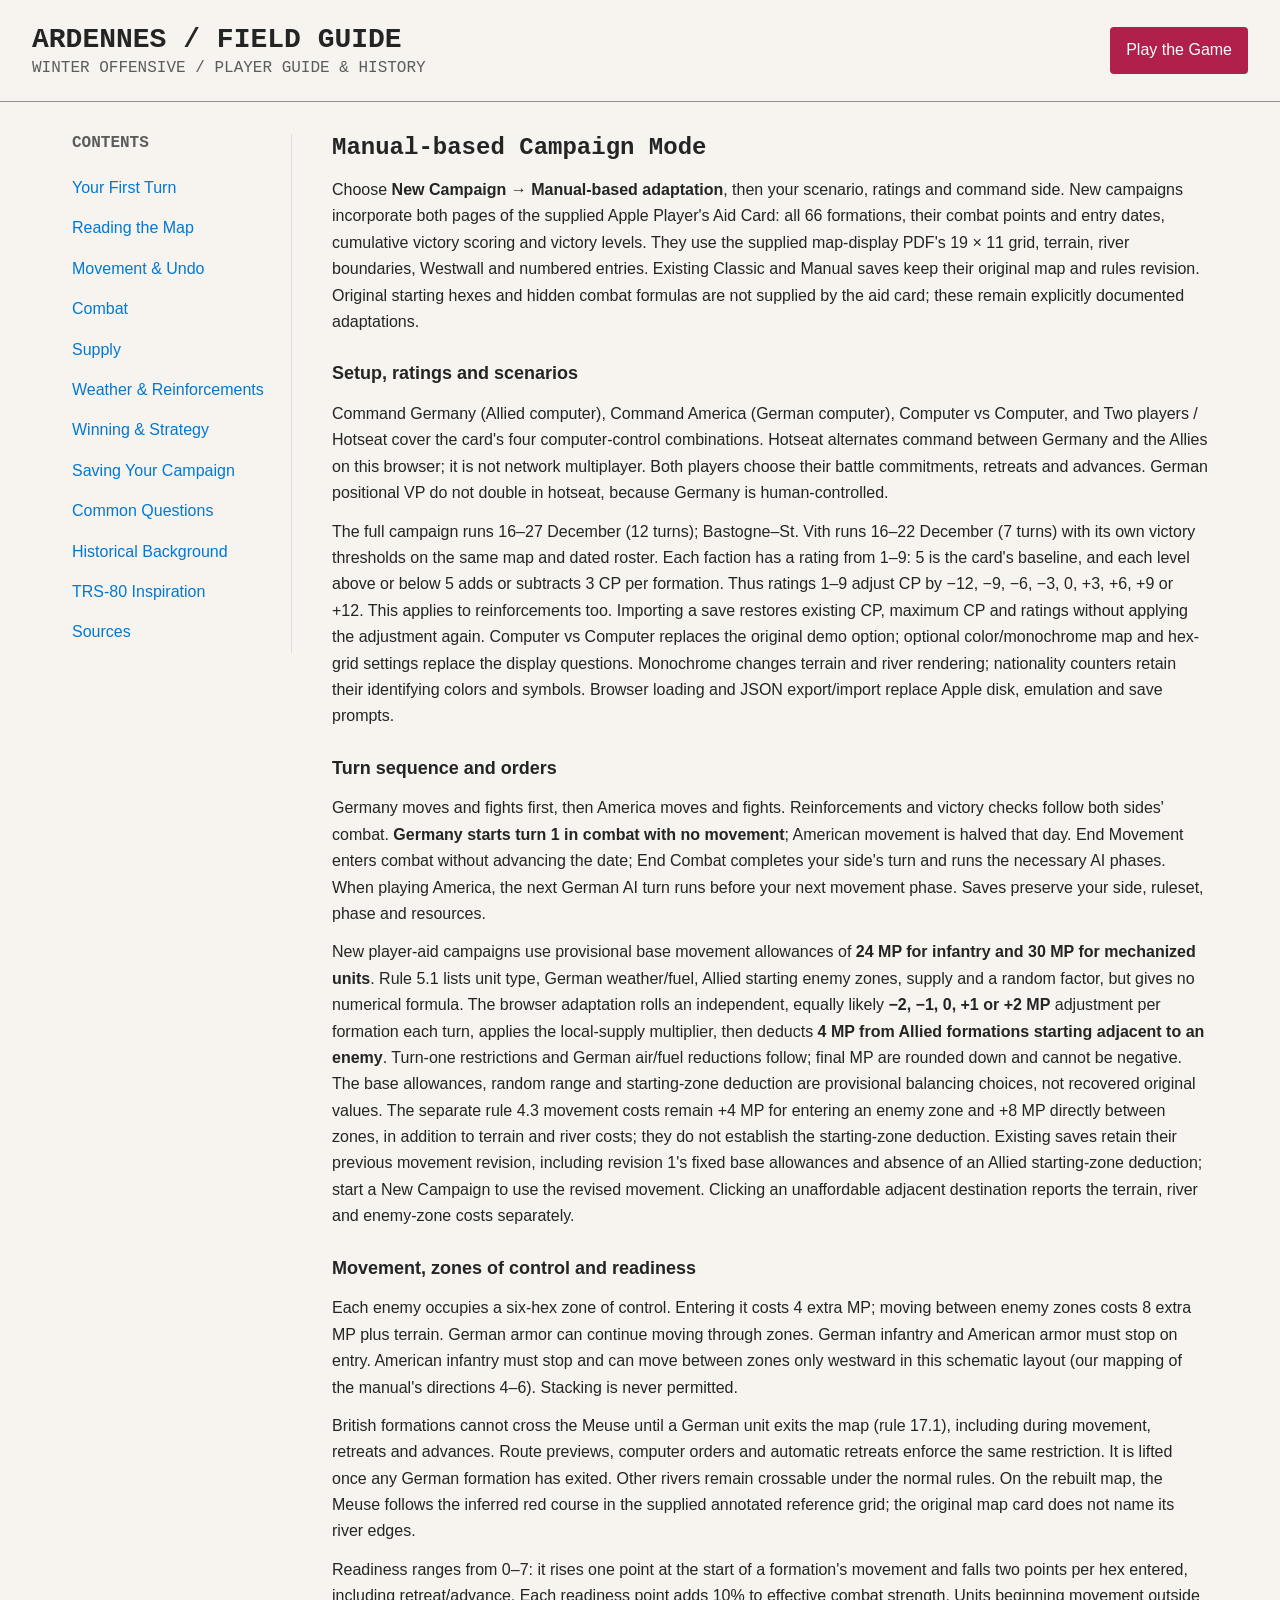
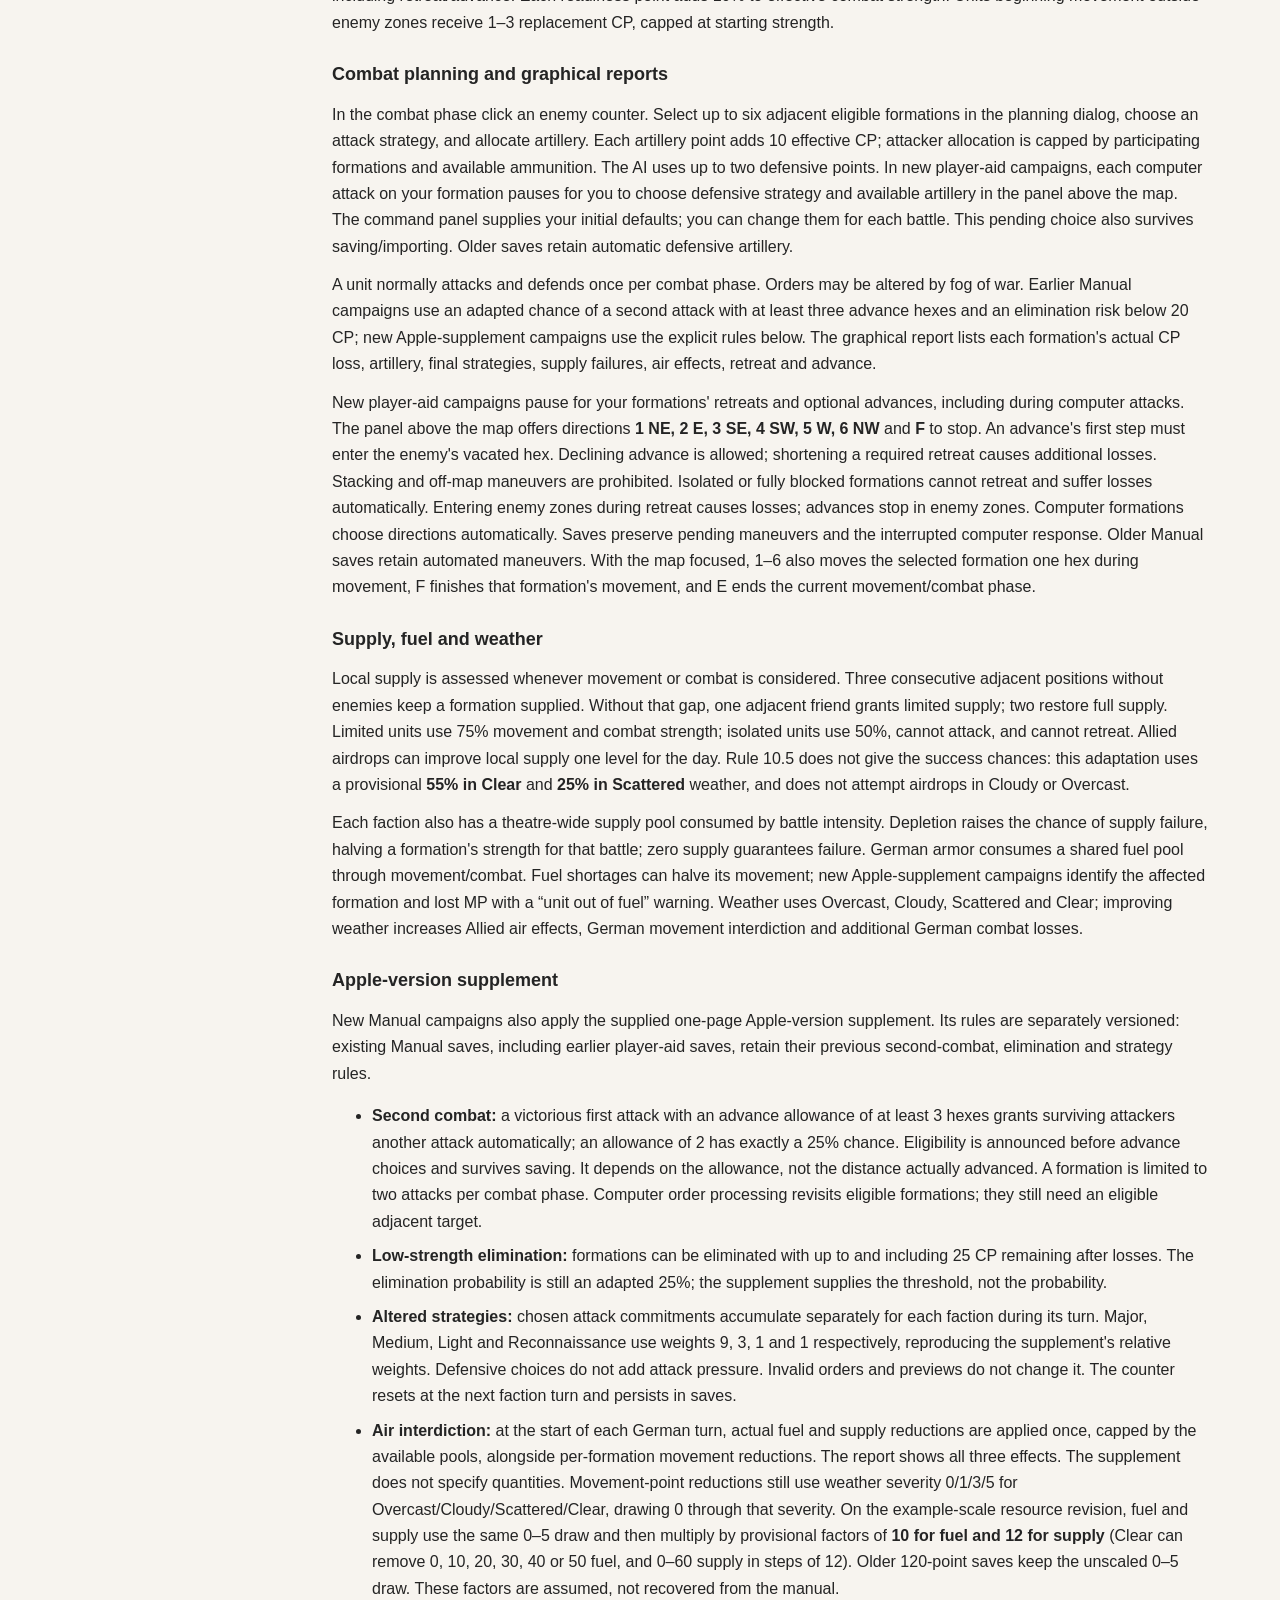
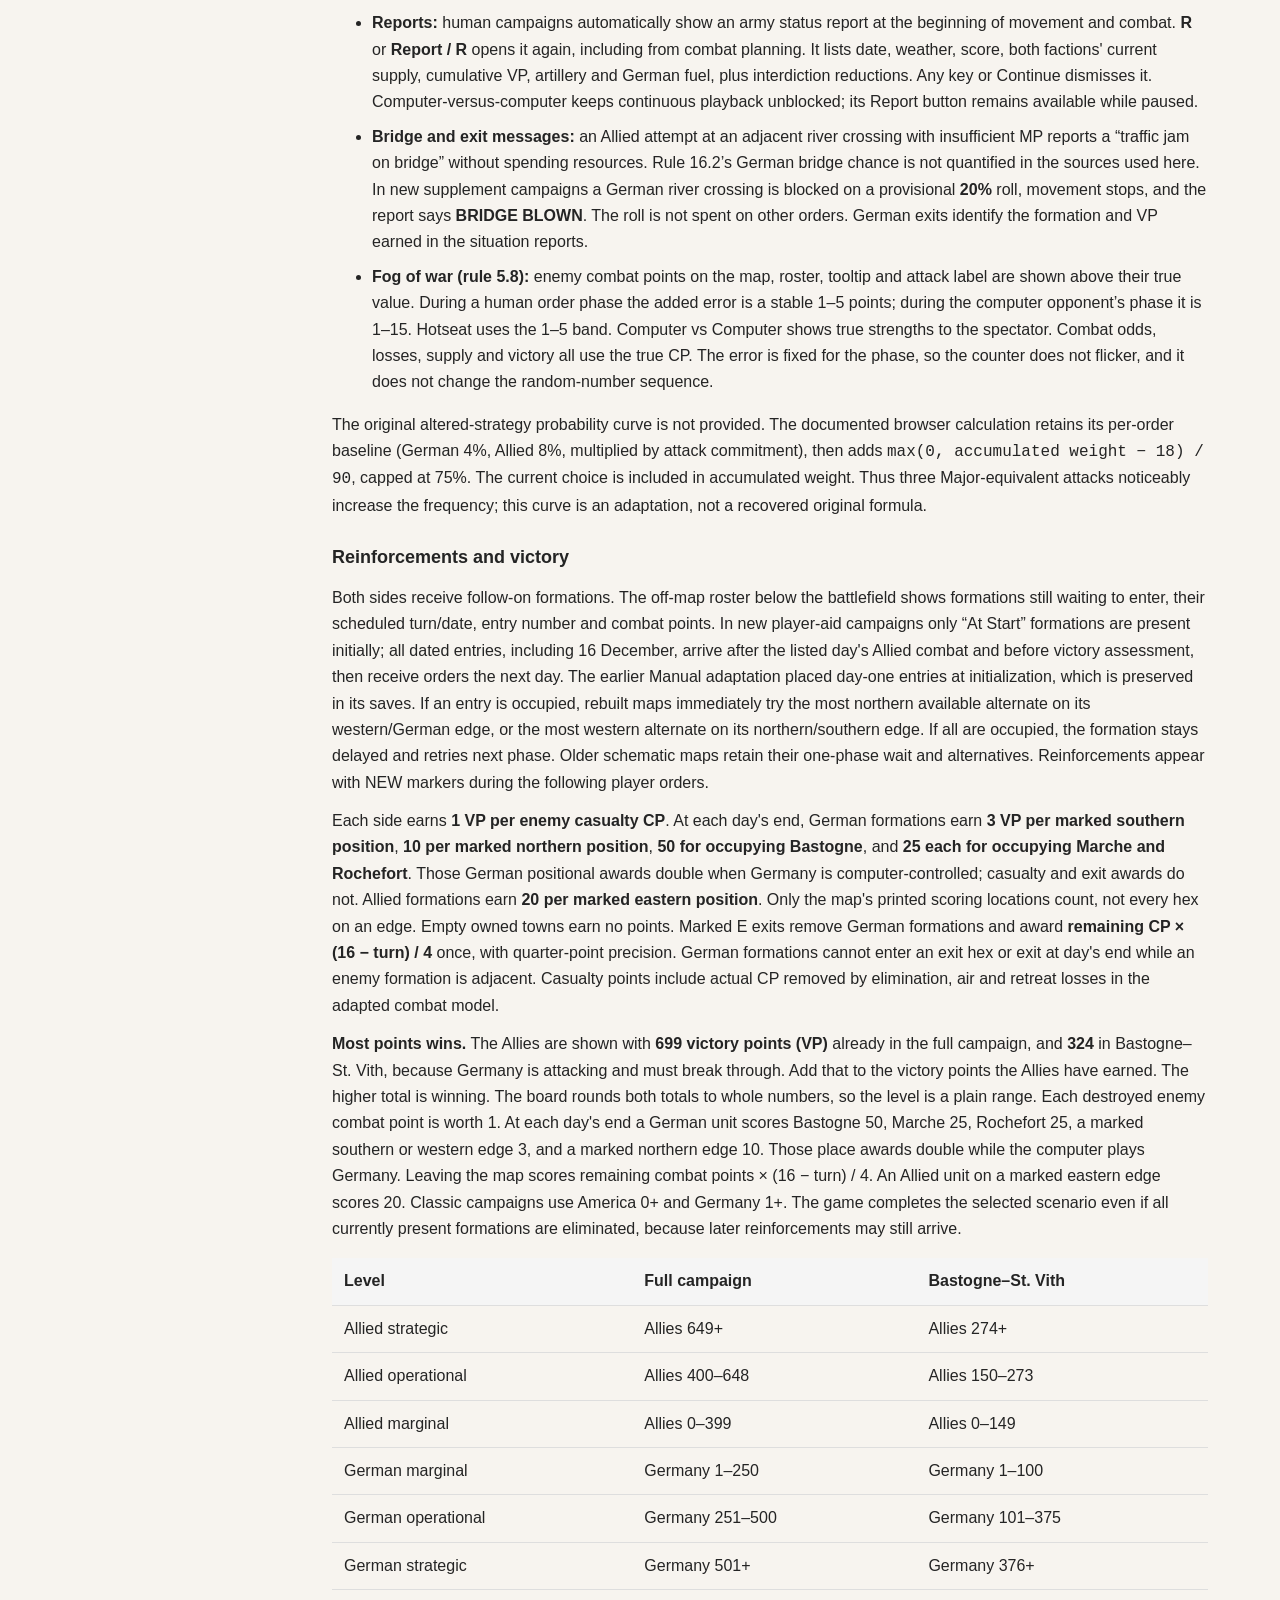
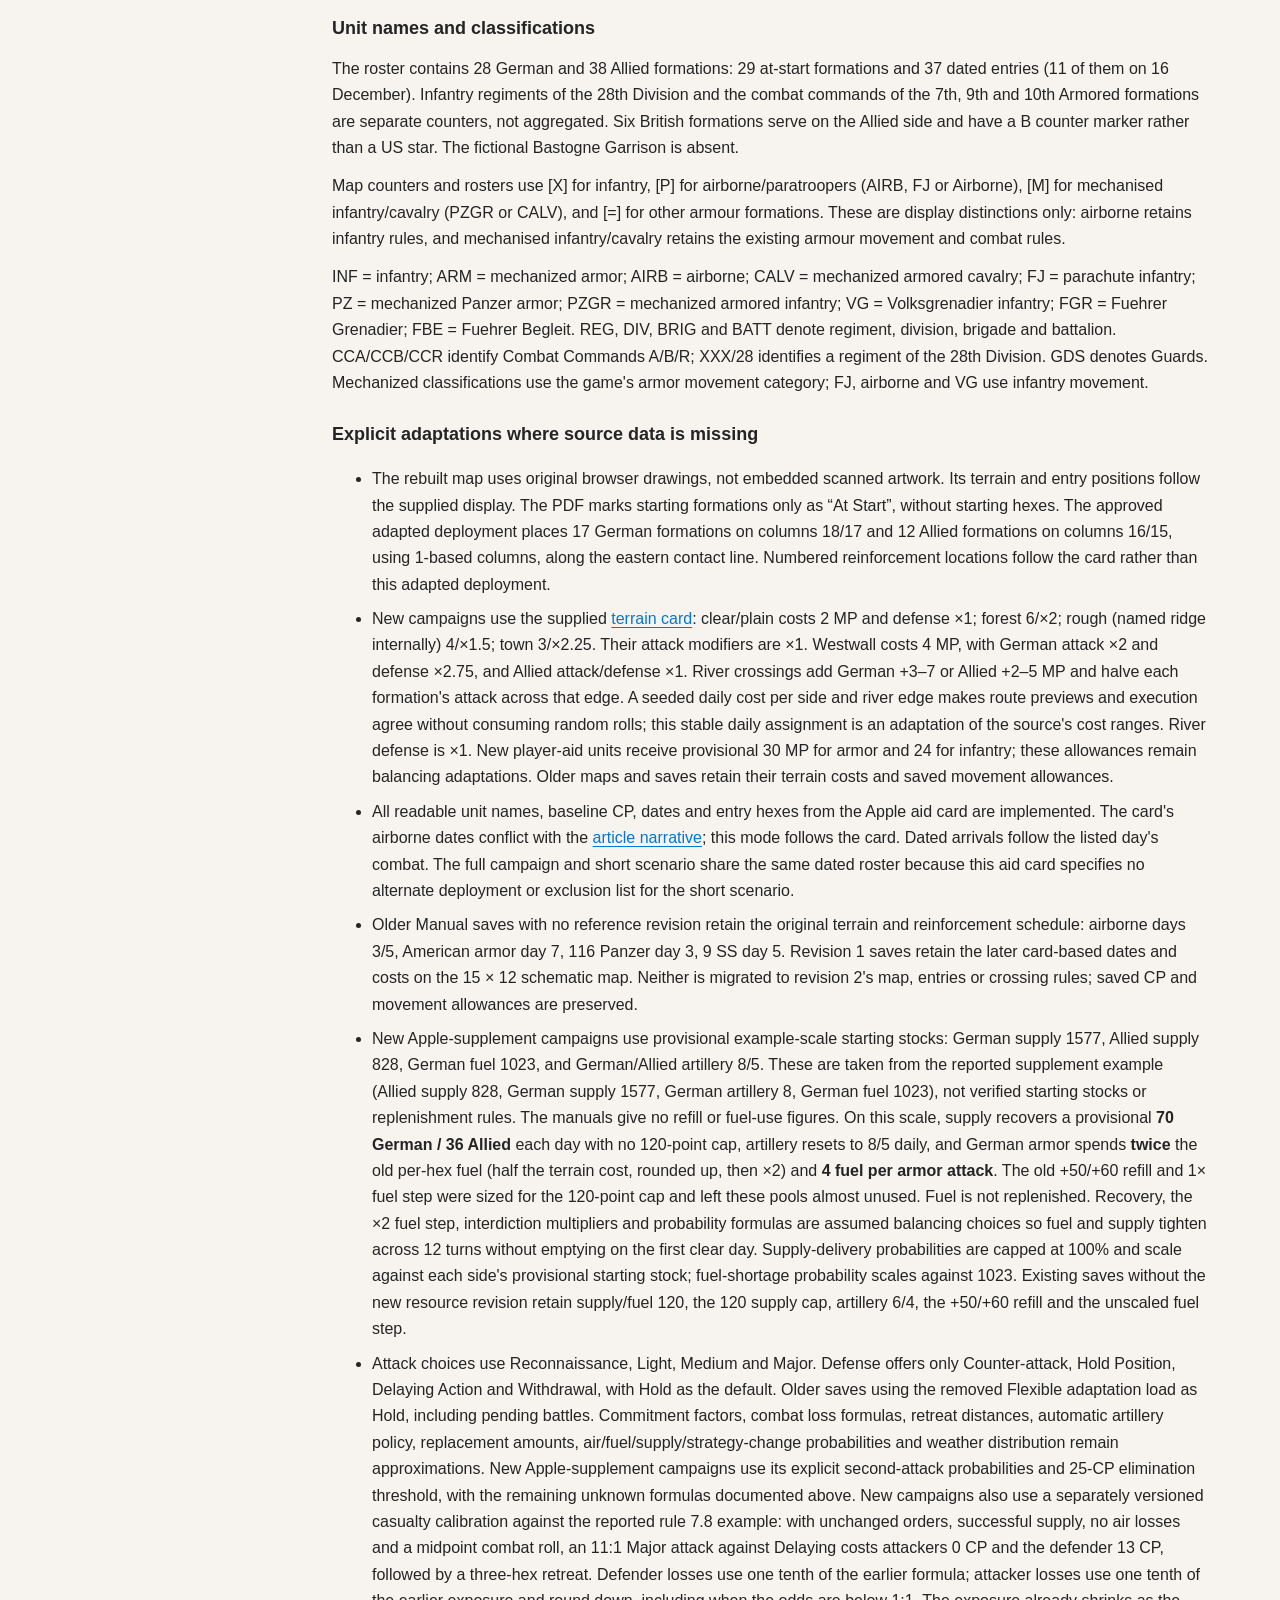
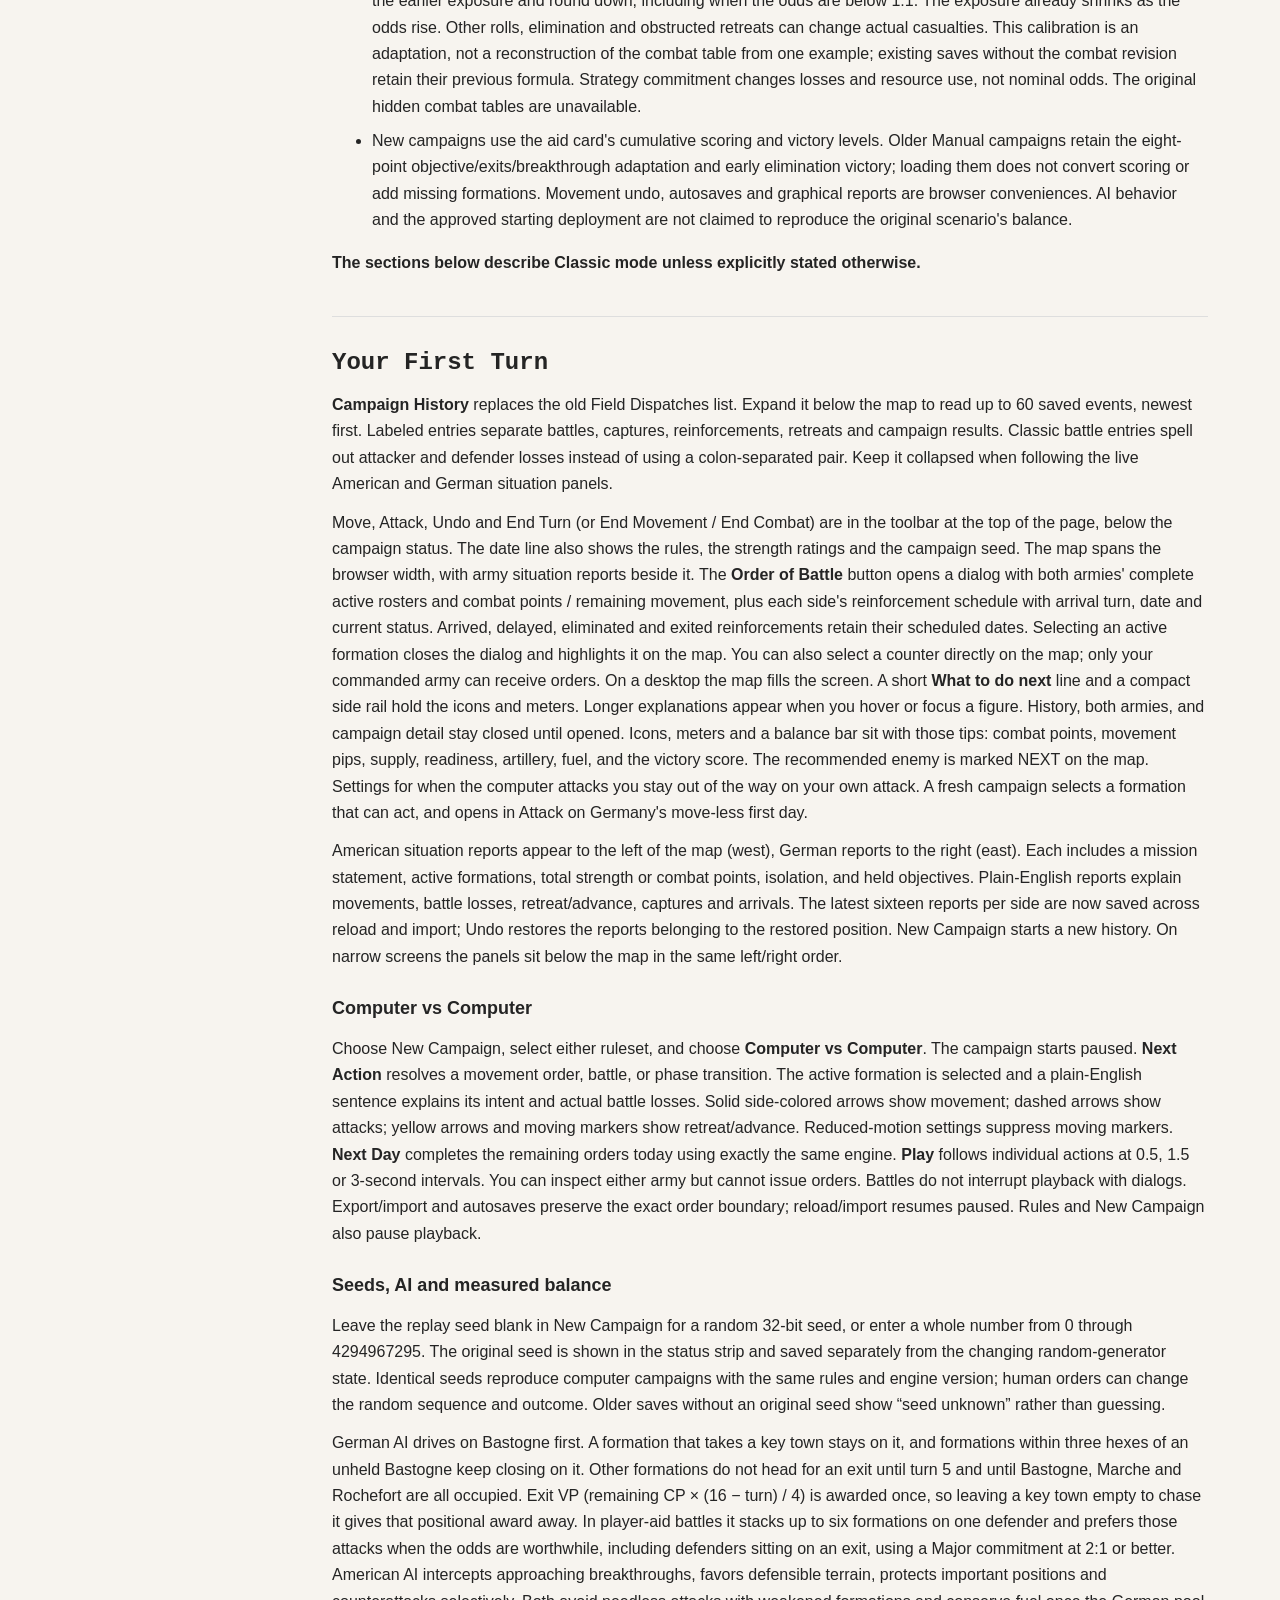
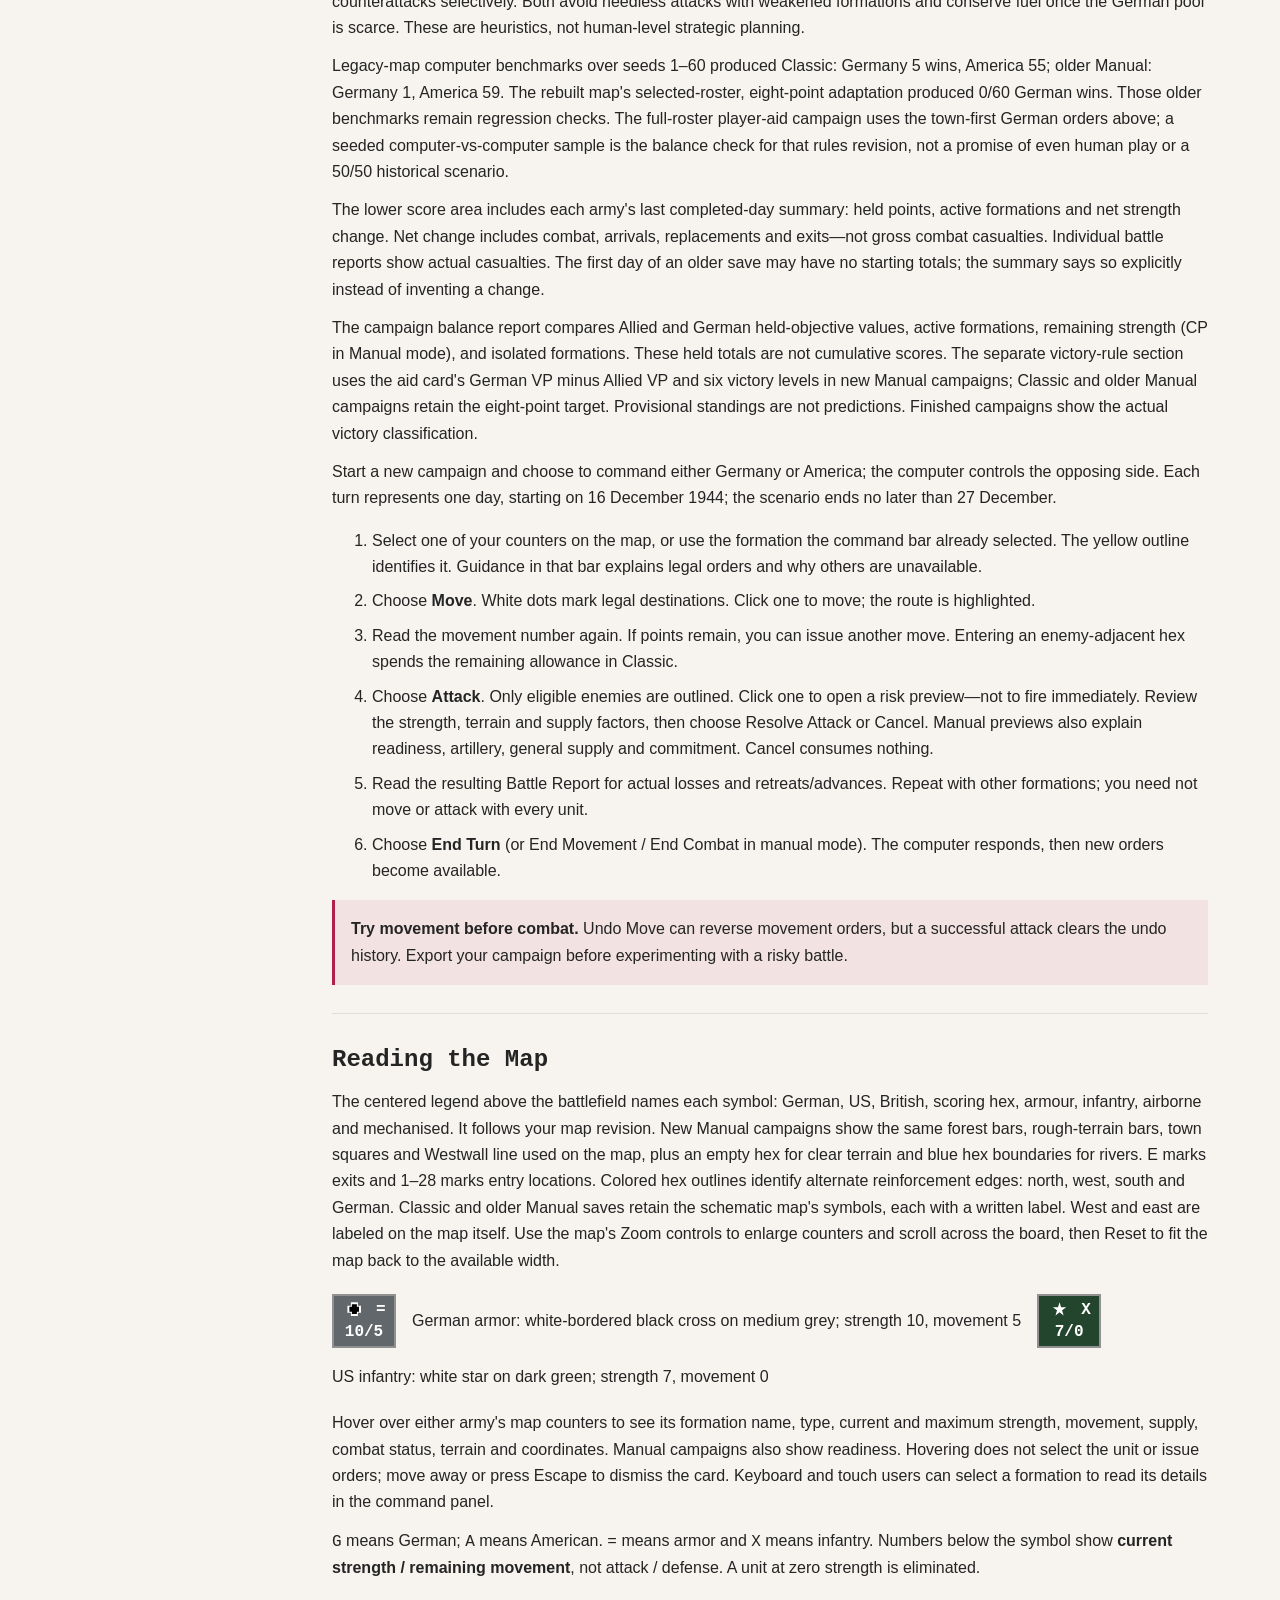
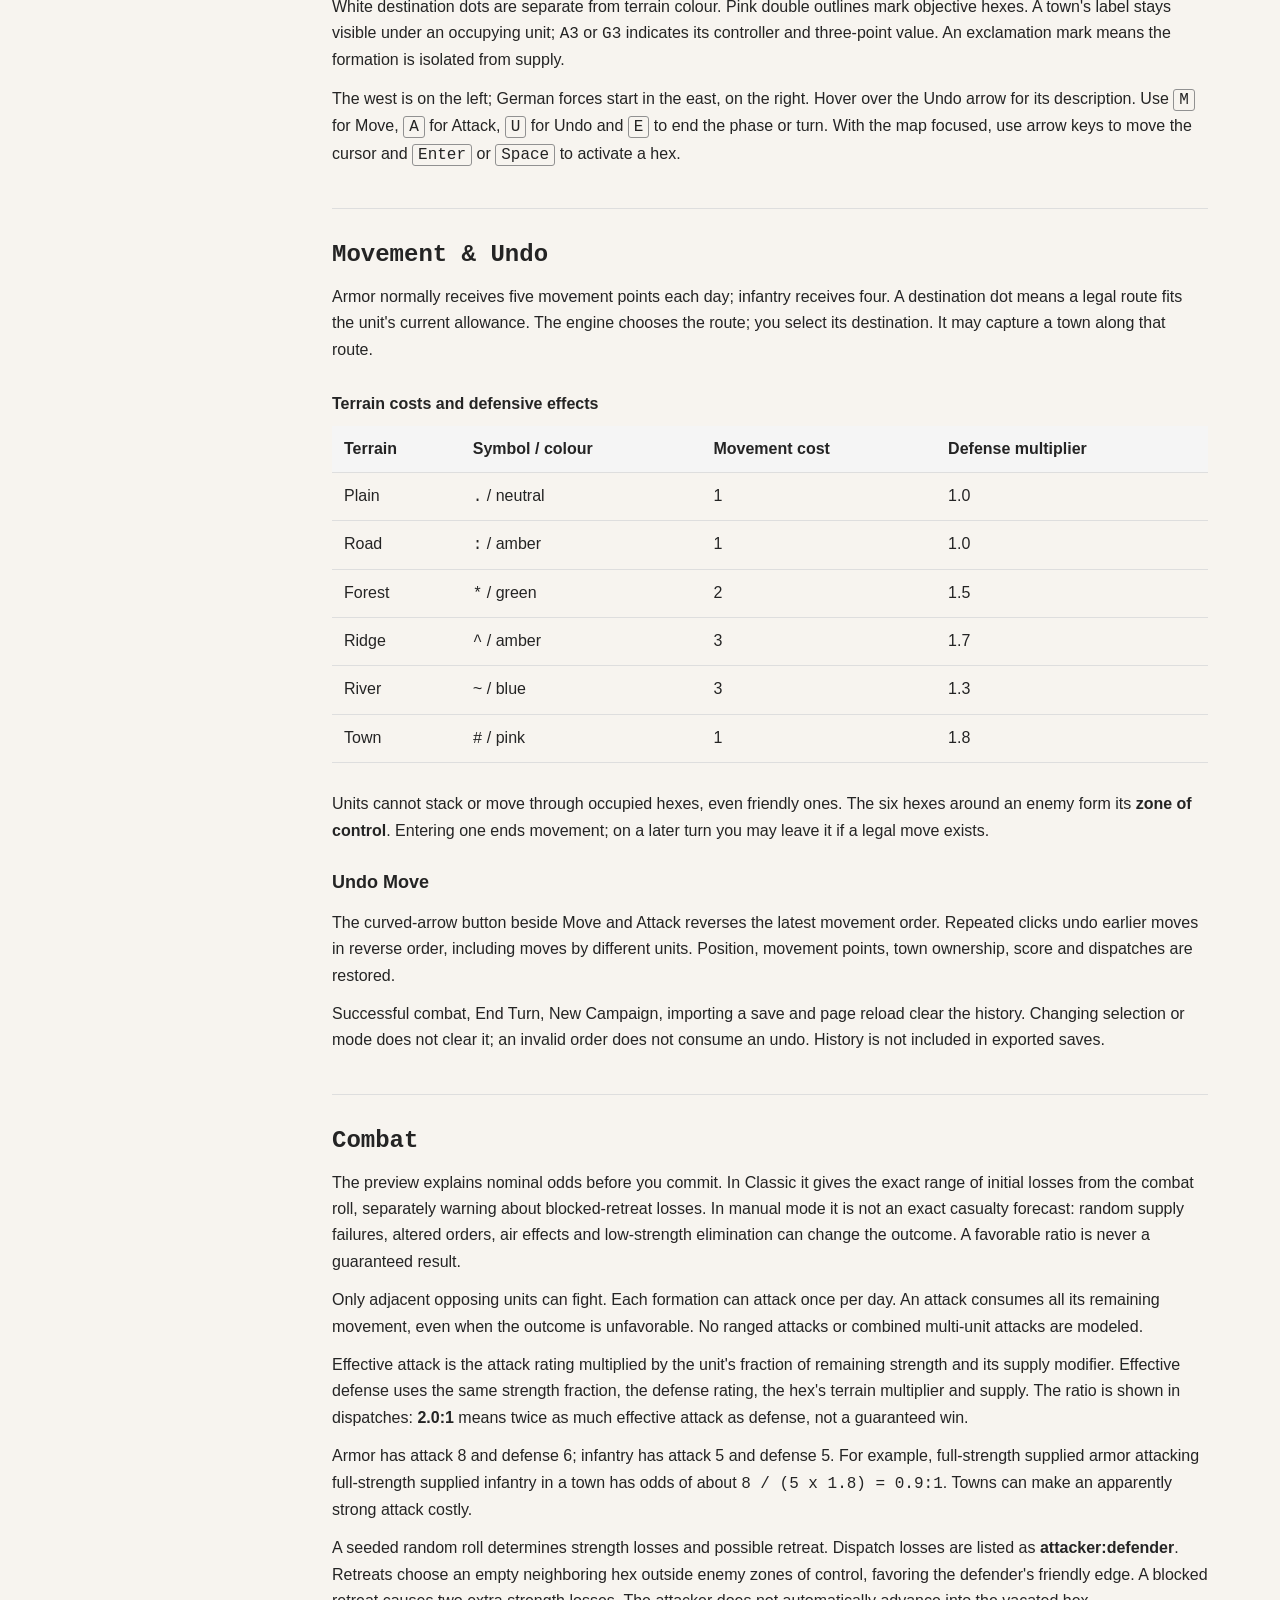
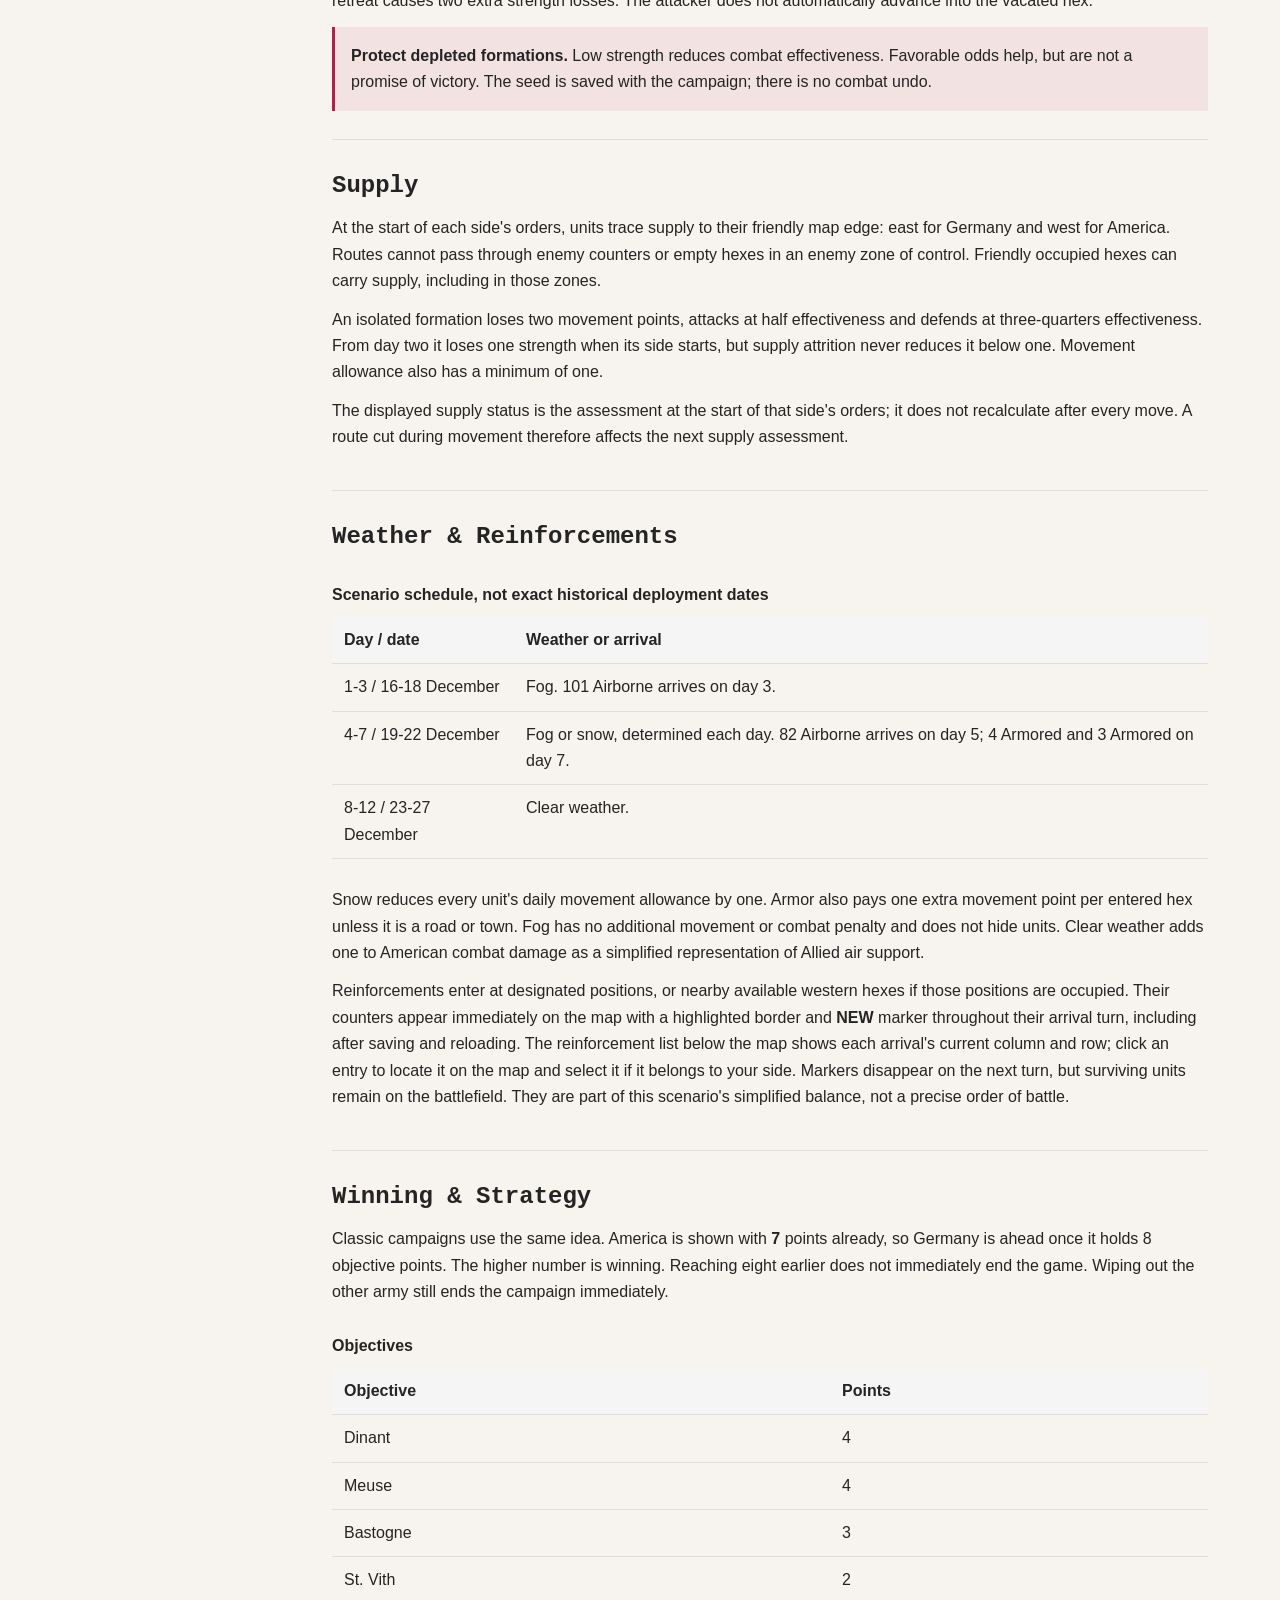
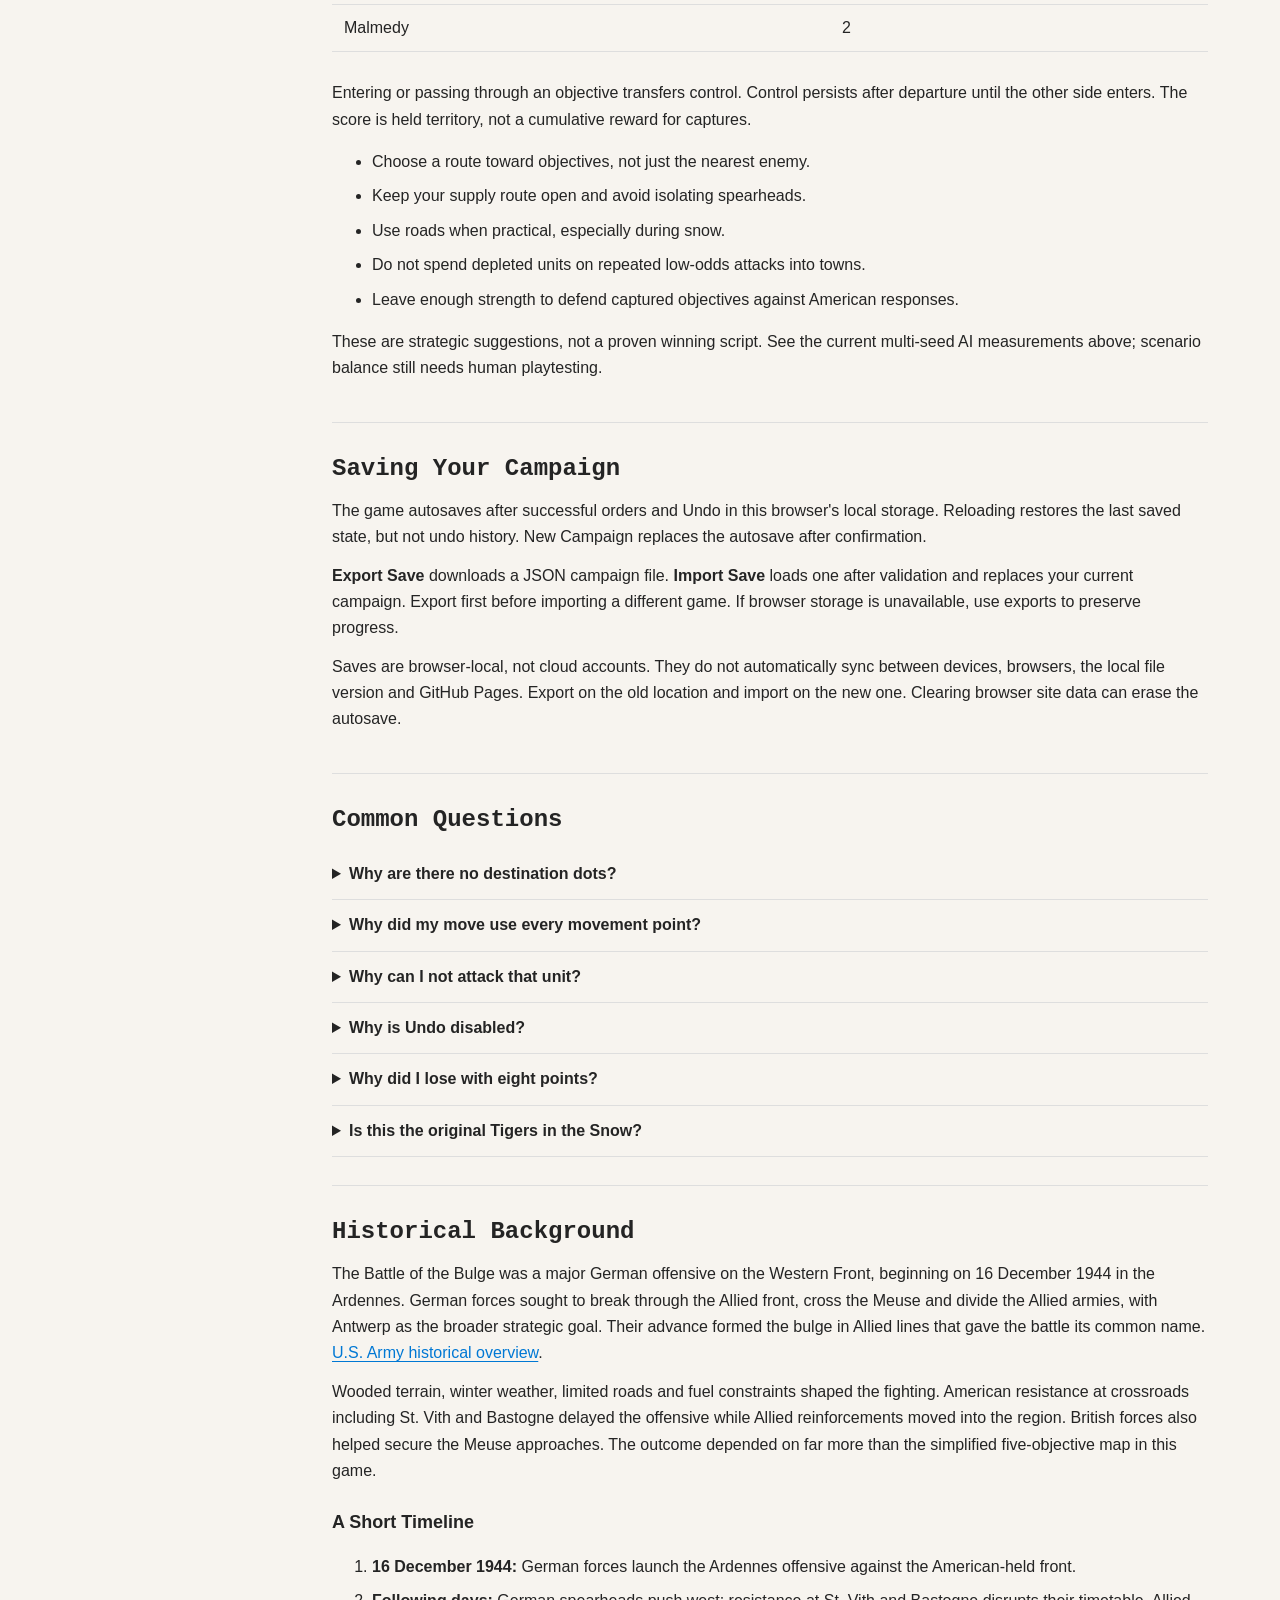
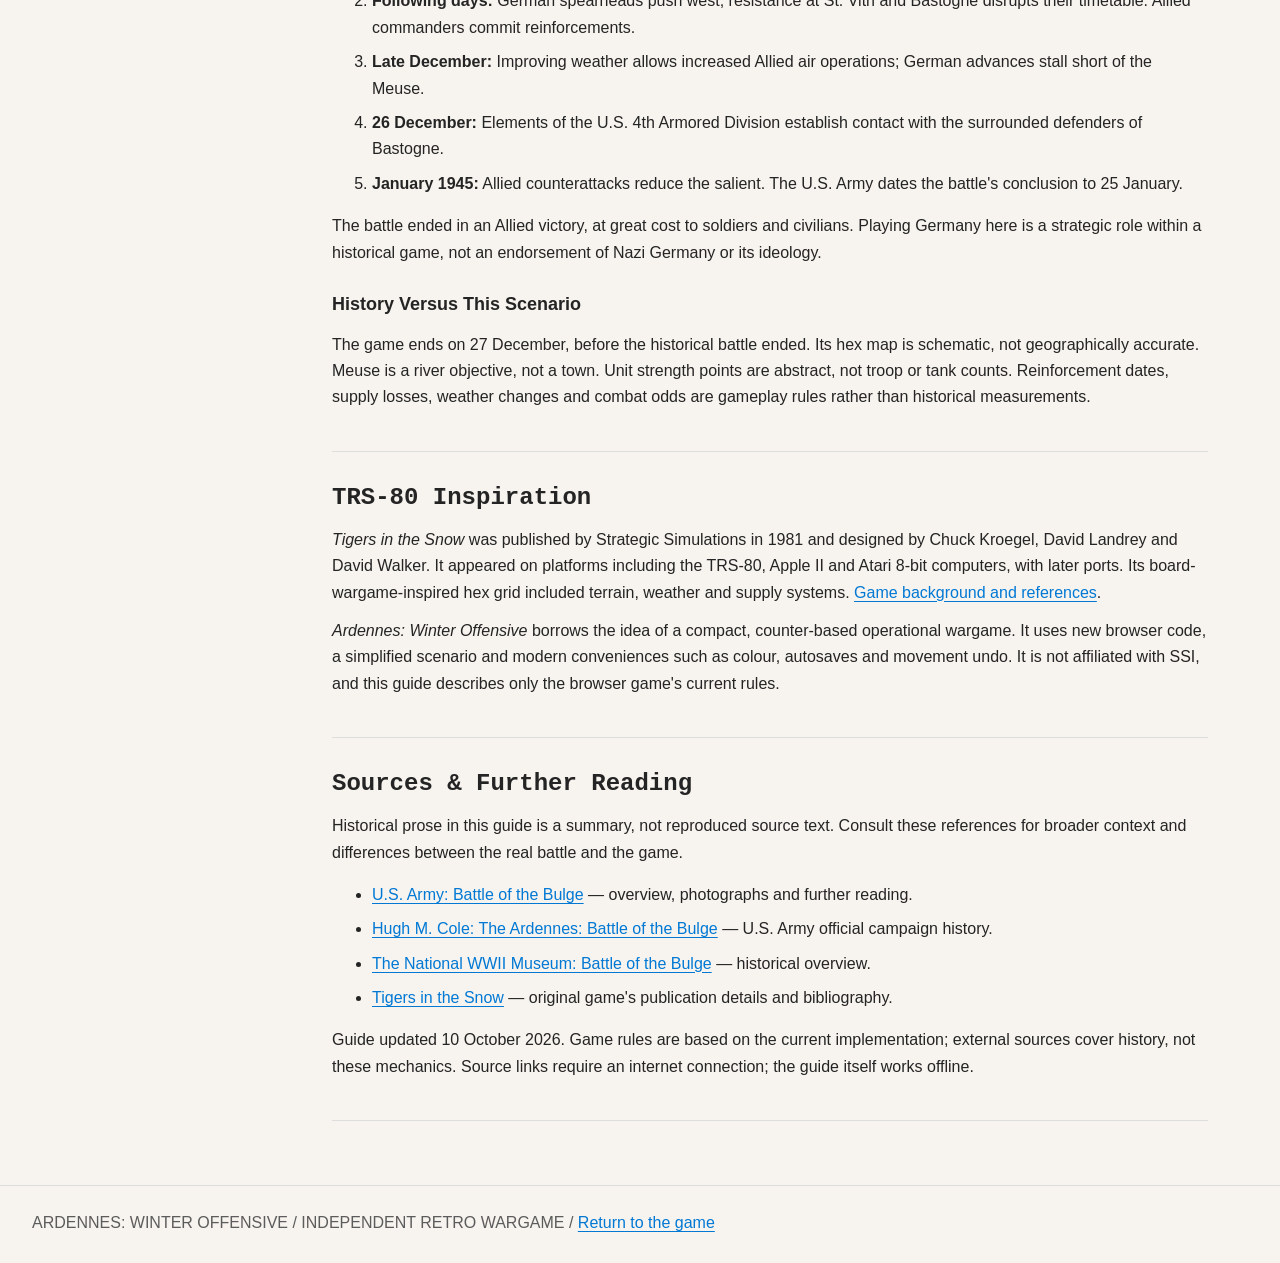
<file: docs/tigersinsnow/help.html>
<!doctype html>
<html lang="en">
<head>
  <meta charset="utf-8">
  <meta name="viewport" content="width=device-width,initial-scale=1">
  <meta name="description" content="How to play Ardennes: Winter Offensive, with rules, strategy, troubleshooting and Battle of the Bulge history.">
  <title>Player Guide &amp; History / Ardennes</title>
  <script>
    (() => {
      const param = new URLSearchParams(window.location.search).get("scoutTheme");
      const theme = param || (window.matchMedia("(prefers-color-scheme: dark)").matches ? "dark" : "light");
      document.documentElement.setAttribute("data-theme", theme);
    })();
  </script>
  <link rel="stylesheet" href="forces.css">
  <style>
    :root {
      color-scheme: light;
      --cp-bg: #f7f4ef;
      --cp-bg-elevated: #fcfbf8;
      --cp-surface: #ffffff;
      --cp-surface-soft: #f5f5f5;
      --cp-border: #dedede;
      --cp-border-strong: #919191;
      --cp-text: #242424;
      --cp-text-muted: #5c5c5c;
      --cp-text-soft: #6f6f6f;
      --cp-accent: #b11f4b;
      --cp-accent-hover: #9a1a41;
      --cp-accent-soft: rgba(177, 31, 75, 0.08);
      --cp-accent-fg: #ffffff;
      --cp-success: #16a34a;
      --cp-danger: #dc2626;
      --cp-warning: #f59e0b;
      --cp-link: #0078d4;
      --cp-shadow: 0 18px 48px rgba(0, 0, 0, 0.12);
      --cp-overlay: rgba(255, 255, 255, 0.8);
      --cp-panel: rgba(255, 255, 255, 0.86);
      --cp-panel-strong: rgba(255, 255, 255, 0.96);
      --cp-sheen: rgba(255, 255, 255, 0.55);
      --cp-highlight: rgba(177, 31, 75, 0.12);
    }
    html[data-theme="dark"] {
      color-scheme: dark;
      --cp-bg: #3d3b3a;
      --cp-bg-elevated: #343231;
      --cp-surface: #292929;
      --cp-surface-soft: #2e2e2e;
      --cp-border: #474747;
      --cp-border-strong: #5f5f5f;
      --cp-text: #dedede;
      --cp-text-muted: #919191;
      --cp-text-soft: #b0b0b0;
      --cp-accent: #fd8ea1;
      --cp-accent-hover: #fb7b91;
      --cp-accent-soft: rgba(253, 142, 161, 0.14);
      --cp-accent-fg: #1a1a1a;
      --cp-success: #4ade80;
      --cp-danger: #f87171;
      --cp-warning: #fbbf24;
      --cp-link: #4da6ff;
      --cp-shadow: 0 18px 48px rgba(0, 0, 0, 0.32);
      --cp-overlay: rgba(41, 41, 41, 0.88);
      --cp-panel: rgba(41, 41, 41, 0.72);
      --cp-panel-strong: rgba(41, 41, 41, 0.96);
      --cp-sheen: rgba(255, 255, 255, 0.04);
      --cp-highlight: rgba(253, 142, 161, 0.12);
    }
    * { box-sizing: border-box; }
    html { scroll-padding-top: 24px; }
    body { margin: 0; background: var(--cp-bg); color: var(--cp-text); font: 16px/1.65 "Segoe UI", Aptos, Calibri, sans-serif; }
    a { color: var(--cp-link); text-underline-offset: 3px; }
    a:focus-visible, summary:focus-visible { outline: 3px solid var(--cp-accent); outline-offset: 4px; }
    header { border-bottom: 1px solid var(--cp-border-strong); padding: 24px 32px; display: flex; justify-content: space-between; gap: 20px; align-items: center; }
    h1 { font: bold 28px Consolas, monospace; margin: 0; letter-spacing: 0; }
    header p { margin: 4px 0 0; color: var(--cp-text-muted); font: 16px Consolas, monospace; }
    .play { display: inline-block; padding: 10px 16px; background: var(--cp-accent); color: var(--cp-accent-fg); border-radius: 4px; text-decoration: none; white-space: nowrap; }
    .shell { max-width: 1200px; margin: auto; display: grid; grid-template-columns: 220px minmax(0,1fr); gap: 40px; padding: 32px; }
    nav { position: sticky; top: 24px; align-self: start; border-right: 1px solid var(--cp-border); padding-right: 20px; }
    nav h2 { font: bold 16px Consolas, monospace; color: var(--cp-text-muted); }
    nav a { display: block; padding: 7px 0; text-decoration: none; font-size: 16px; }
    nav a:hover { text-decoration: underline; }
    main { min-width: 0; }
    section { border-bottom: 1px solid var(--cp-border); padding-bottom: 28px; margin-bottom: 32px; }
    h2 { font: bold 24px Consolas, monospace; margin: 0 0 16px; letter-spacing: 0; }
    h3 { font-size: 18px; margin: 24px 0 8px; }
    p { margin: 12px 0; }
    li { margin-bottom: 8px; }
    .note { border-left: 3px solid var(--cp-accent); padding: 4px 16px; background: var(--cp-accent-soft); }
    .table-scroll { overflow-x: auto; }
    table { border-collapse: collapse; width: 100%; margin: 16px 0; font-size: 16px; }
    caption { text-align: left; font-weight: 600; margin-bottom: 8px; }
    th, td { border-bottom: 1px solid var(--cp-border); padding: 10px 12px; text-align: left; vertical-align: top; }
    th { background: var(--cp-surface-soft); }
    code, kbd { font-family: Consolas, monospace; }
    kbd { border: 1px solid var(--cp-border-strong); padding: 1px 5px; border-radius: 3px; }
    .counters { display: flex; flex-wrap: wrap; align-items: center; gap: 16px; margin: 20px 0; }
    .counter { width: 64px; height: 54px; border: 2px solid var(--cp-border-strong); display: flex; flex-direction: column; align-items: center; justify-content: center; font: bold 16px/1.4 Consolas, monospace; }
    .german { background: var(--cp-force-german); color: var(--cp-force-white); }
    .american { background: var(--cp-force-us); color: var(--cp-force-white); }
    html[data-theme="dark"] .counter { color: var(--cp-force-white); }
    .counter small { font-size: 16px; }
    details { border-bottom: 1px solid var(--cp-border); padding: 12px 0; }
    summary { cursor: pointer; font-weight: 600; }
    footer { padding: 24px 32px; border-top: 1px solid var(--cp-border); color: var(--cp-text-muted); font-size: 16px; }
    @media (max-width: 800px) { .shell { grid-template-columns: 1fr; gap: 24px; padding: 24px; } nav { position: static; border-right: 0; border-bottom: 1px solid var(--cp-border); padding: 0 0 16px; } nav a { display: inline-block; margin-right: 16px; } header { flex-wrap: wrap; padding: 24px; } h1 { font-size: 24px; } }
    @media print { nav, .play { display: none; } .shell { display: block; padding: 0; } section { break-inside: avoid; } details p { display: block; } }
  </style>
</head>
<body>
  <header><div><h1>ARDENNES / FIELD GUIDE</h1><p>WINTER OFFENSIVE / PLAYER GUIDE &amp; HISTORY</p></div><a class="play" href="index.html">Play the Game</a></header>
  <div class="shell">
    <nav aria-label="Guide contents"><h2>CONTENTS</h2><a href="#quick-start">Your First Turn</a><a href="#map">Reading the Map</a><a href="#movement">Movement &amp; Undo</a><a href="#combat">Combat</a><a href="#supply">Supply</a><a href="#weather">Weather &amp; Reinforcements</a><a href="#victory">Winning &amp; Strategy</a><a href="#saves">Saving Your Campaign</a><a href="#questions">Common Questions</a><a href="#history">Historical Background</a><a href="#origins">TRS-80 Inspiration</a><a href="#sources">Sources</a></nav>
    <main>
      <section id="manual-mode"><h2>Manual-based Campaign Mode</h2>
        <p>Choose <strong>New Campaign → Manual-based adaptation</strong>, then your scenario, ratings and command side. New campaigns incorporate both pages of the supplied Apple Player's Aid Card: all 66 formations, their combat points and entry dates, cumulative victory scoring and victory levels. They use the supplied map-display PDF's 19 × 11 grid, terrain, river boundaries, Westwall and numbered entries. Existing Classic and Manual saves keep their original map and rules revision. Original starting hexes and hidden combat formulas are not supplied by the aid card; these remain explicitly documented adaptations.</p>
        <h3>Setup, ratings and scenarios</h3>
        <p>Command Germany (Allied computer), Command America (German computer), Computer vs Computer, and Two players / Hotseat cover the card's four computer-control combinations. Hotseat alternates command between Germany and the Allies on this browser; it is not network multiplayer. Both players choose their battle commitments, retreats and advances. German positional VP do not double in hotseat, because Germany is human-controlled.</p>
        <p>The full campaign runs 16–27 December (12 turns); Bastogne–St. Vith runs 16–22 December (7 turns) with its own victory thresholds on the same map and dated roster. Each faction has a rating from 1–9: 5 is the card's baseline, and each level above or below 5 adds or subtracts 3 CP per formation. Thus ratings 1–9 adjust CP by −12, −9, −6, −3, 0, +3, +6, +9 or +12. This applies to reinforcements too. Importing a save restores existing CP, maximum CP and ratings without applying the adjustment again. Computer vs Computer replaces the original demo option; optional color/monochrome map and hex-grid settings replace the display questions. Monochrome changes terrain and river rendering; nationality counters retain their identifying colors and symbols. Browser loading and JSON export/import replace Apple disk, emulation and save prompts.</p>
        <h3>Turn sequence and orders</h3>
        <p>Germany moves and fights first, then America moves and fights. Reinforcements and victory checks follow both sides' combat. <strong>Germany starts turn 1 in combat with no movement</strong>; American movement is halved that day. End Movement enters combat without advancing the date; End Combat completes your side's turn and runs the necessary AI phases. When playing America, the next German AI turn runs before your next movement phase. Saves preserve your side, ruleset, phase and resources.</p>
        <p>New player-aid campaigns use provisional base movement allowances of <strong>24 MP for infantry and 30 MP for mechanized units</strong>. Rule 5.1 lists unit type, German weather/fuel, Allied starting enemy zones, supply and a random factor, but gives no numerical formula. The browser adaptation rolls an independent, equally likely <strong>−2, −1, 0, +1 or +2 MP</strong> adjustment per formation each turn, applies the local-supply multiplier, then deducts <strong>4 MP from Allied formations starting adjacent to an enemy</strong>. Turn-one restrictions and German air/fuel reductions follow; final MP are rounded down and cannot be negative. The base allowances, random range and starting-zone deduction are provisional balancing choices, not recovered original values. The separate rule 4.3 movement costs remain +4 MP for entering an enemy zone and +8 MP directly between zones, in addition to terrain and river costs; they do not establish the starting-zone deduction. Existing saves retain their previous movement revision, including revision 1's fixed base allowances and absence of an Allied starting-zone deduction; start a New Campaign to use the revised movement. Clicking an unaffordable adjacent destination reports the terrain, river and enemy-zone costs separately.</p>
        <h3>Movement, zones of control and readiness</h3>
        <p>Each enemy occupies a six-hex zone of control. Entering it costs 4 extra MP; moving between enemy zones costs 8 extra MP plus terrain. German armor can continue moving through zones. German infantry and American armor must stop on entry. American infantry must stop and can move between zones only westward in this schematic layout (our mapping of the manual's directions 4–6). Stacking is never permitted.</p>
        <p>British formations cannot cross the Meuse until a German unit exits the map (rule 17.1), including during movement, retreats and advances. Route previews, computer orders and automatic retreats enforce the same restriction. It is lifted once any German formation has exited. Other rivers remain crossable under the normal rules. On the rebuilt map, the Meuse follows the inferred red course in the supplied annotated reference grid; the original map card does not name its river edges.</p>
        <p>Readiness ranges from 0–7: it rises one point at the start of a formation's movement and falls two points per hex entered, including retreat/advance. Each readiness point adds 10% to effective combat strength. Units beginning movement outside enemy zones receive 1–3 replacement CP, capped at starting strength.</p>
        <h3>Combat planning and graphical reports</h3>
        <p>In the combat phase click an enemy counter. Select up to six adjacent eligible formations in the planning dialog, choose an attack strategy, and allocate artillery. Each artillery point adds 10 effective CP; attacker allocation is capped by participating formations and available ammunition. The AI uses up to two defensive points. In new player-aid campaigns, each computer attack on your formation pauses for you to choose defensive strategy and available artillery in the panel above the map. The command panel supplies your initial defaults; you can change them for each battle. This pending choice also survives saving/importing. Older saves retain automatic defensive artillery.</p>
        <p>A unit normally attacks and defends once per combat phase. Orders may be altered by fog of war. Earlier Manual campaigns use an adapted chance of a second attack with at least three advance hexes and an elimination risk below 20 CP; new Apple-supplement campaigns use the explicit rules below. The graphical report lists each formation's actual CP loss, artillery, final strategies, supply failures, air effects, retreat and advance.</p>
        <p>New player-aid campaigns pause for your formations' retreats and optional advances, including during computer attacks. The panel above the map offers directions <strong>1 NE, 2 E, 3 SE, 4 SW, 5 W, 6 NW</strong> and <strong>F</strong> to stop. An advance's first step must enter the enemy's vacated hex. Declining advance is allowed; shortening a required retreat causes additional losses. Stacking and off-map maneuvers are prohibited. Isolated or fully blocked formations cannot retreat and suffer losses automatically. Entering enemy zones during retreat causes losses; advances stop in enemy zones. Computer formations choose directions automatically. Saves preserve pending maneuvers and the interrupted computer response. Older Manual saves retain automated maneuvers. With the map focused, 1–6 also moves the selected formation one hex during movement, F finishes that formation's movement, and E ends the current movement/combat phase.</p>
        <h3>Supply, fuel and weather</h3>
        <p>Local supply is assessed whenever movement or combat is considered. Three consecutive adjacent positions without enemies keep a formation supplied. Without that gap, one adjacent friend grants limited supply; two restore full supply. Limited units use 75% movement and combat strength; isolated units use 50%, cannot attack, and cannot retreat. Allied airdrops can improve local supply one level for the day. Rule 10.5 does not give the success chances: this adaptation uses a provisional <strong>55% in Clear</strong> and <strong>25% in Scattered</strong> weather, and does not attempt airdrops in Cloudy or Overcast.</p>
        <p>Each faction also has a theatre-wide supply pool consumed by battle intensity. Depletion raises the chance of supply failure, halving a formation's strength for that battle; zero supply guarantees failure. German armor consumes a shared fuel pool through movement/combat. Fuel shortages can halve its movement; new Apple-supplement campaigns identify the affected formation and lost MP with a “unit out of fuel” warning. Weather uses Overcast, Cloudy, Scattered and Clear; improving weather increases Allied air effects, German movement interdiction and additional German combat losses.</p>
        <h3>Apple-version supplement</h3>
        <p>New Manual campaigns also apply the supplied one-page Apple-version supplement. Its rules are separately versioned: existing Manual saves, including earlier player-aid saves, retain their previous second-combat, elimination and strategy rules.</p>
        <ul>
          <li><strong>Second combat:</strong> a victorious first attack with an advance allowance of at least 3 hexes grants surviving attackers another attack automatically; an allowance of 2 has exactly a 25% chance. Eligibility is announced before advance choices and survives saving. It depends on the allowance, not the distance actually advanced. A formation is limited to two attacks per combat phase. Computer order processing revisits eligible formations; they still need an eligible adjacent target.</li>
          <li><strong>Low-strength elimination:</strong> formations can be eliminated with up to and including 25 CP remaining after losses. The elimination probability is still an adapted 25%; the supplement supplies the threshold, not the probability.</li>
          <li><strong>Altered strategies:</strong> chosen attack commitments accumulate separately for each faction during its turn. Major, Medium, Light and Reconnaissance use weights 9, 3, 1 and 1 respectively, reproducing the supplement's relative weights. Defensive choices do not add attack pressure. Invalid orders and previews do not change it. The counter resets at the next faction turn and persists in saves.</li>
          <li><strong>Air interdiction:</strong> at the start of each German turn, actual fuel and supply reductions are applied once, capped by the available pools, alongside per-formation movement reductions. The report shows all three effects. The supplement does not specify quantities. Movement-point reductions still use weather severity 0/1/3/5 for Overcast/Cloudy/Scattered/Clear, drawing 0 through that severity. On the example-scale resource revision, fuel and supply use the same 0–5 draw and then multiply by provisional factors of <strong>10 for fuel and 12 for supply</strong> (Clear can remove 0, 10, 20, 30, 40 or 50 fuel, and 0–60 supply in steps of 12). Older 120-point saves keep the unscaled 0–5 draw. These factors are assumed, not recovered from the manual.</li>
          <li><strong>Reports:</strong> human campaigns automatically show an army status report at the beginning of movement and combat. <strong>R</strong> or <strong>Report / R</strong> opens it again, including from combat planning. It lists date, weather, score, both factions' current supply, cumulative VP, artillery and German fuel, plus interdiction reductions. Any key or Continue dismisses it. Computer-versus-computer keeps continuous playback unblocked; its Report button remains available while paused.</li>
          <li><strong>Bridge and exit messages:</strong> an Allied attempt at an adjacent river crossing with insufficient MP reports a “traffic jam on bridge” without spending resources. Rule 16.2’s German bridge chance is not quantified in the sources used here. In new supplement campaigns a German river crossing is blocked on a provisional <strong>20%</strong> roll, movement stops, and the report says <strong>BRIDGE BLOWN</strong>. The roll is not spent on other orders. German exits identify the formation and VP earned in the situation reports.</li>
          <li><strong>Fog of war (rule 5.8):</strong> enemy combat points on the map, roster, tooltip and attack label are shown above their true value. During a human order phase the added error is a stable 1–5 points; during the computer opponent’s phase it is 1–15. Hotseat uses the 1–5 band. Computer vs Computer shows true strengths to the spectator. Combat odds, losses, supply and victory all use the true CP. The error is fixed for the phase, so the counter does not flicker, and it does not change the random-number sequence.</li>
        </ul>
        <p>The original altered-strategy probability curve is not provided. The documented browser calculation retains its per-order baseline (German 4%, Allied 8%, multiplied by attack commitment), then adds <code>max(0, accumulated weight − 18) / 90</code>, capped at 75%. The current choice is included in accumulated weight. Thus three Major-equivalent attacks noticeably increase the frequency; this curve is an adaptation, not a recovered original formula.</p>
        <h3>Reinforcements and victory</h3>
        <p>Both sides receive follow-on formations. The off-map roster below the battlefield shows formations still waiting to enter, their scheduled turn/date, entry number and combat points. In new player-aid campaigns only “At Start” formations are present initially; all dated entries, including 16 December, arrive after the listed day's Allied combat and before victory assessment, then receive orders the next day. The earlier Manual adaptation placed day-one entries at initialization, which is preserved in its saves. If an entry is occupied, rebuilt maps immediately try the most northern available alternate on its western/German edge, or the most western alternate on its northern/southern edge. If all are occupied, the formation stays delayed and retries next phase. Older schematic maps retain their one-phase wait and alternatives. Reinforcements appear with NEW markers during the following player orders.</p>
        <p>Each side earns <strong>1 VP per enemy casualty CP</strong>. At each day's end, German formations earn <strong>3 VP per marked southern position</strong>, <strong>10 per marked northern position</strong>, <strong>50 for occupying Bastogne</strong>, and <strong>25 each for occupying Marche and Rochefort</strong>. Those German positional awards double when Germany is computer-controlled; casualty and exit awards do not. Allied formations earn <strong>20 per marked eastern position</strong>. Only the map's printed scoring locations count, not every hex on an edge. Empty owned towns earn no points. Marked E exits remove German formations and award <strong>remaining CP × (16 − turn) / 4</strong> once, with quarter-point precision. German formations cannot enter an exit hex or exit at day's end while an enemy formation is adjacent. Casualty points include actual CP removed by elimination, air and retreat losses in the adapted combat model.</p>
        <p><strong>Most points wins.</strong> The Allies are shown with <strong>699 victory points (VP)</strong> already in the full campaign, and <strong>324</strong> in Bastogne–St. Vith, because Germany is attacking and must break through. Add that to the victory points the Allies have earned. The higher total is winning. The board rounds both totals to whole numbers, so the level is a plain range. Each destroyed enemy combat point is worth 1. At each day's end a German unit scores Bastogne 50, Marche 25, Rochefort 25, a marked southern or western edge 3, and a marked northern edge 10. Those place awards double while the computer plays Germany. Leaving the map scores remaining combat points × (16 − turn) / 4. An Allied unit on a marked eastern edge scores 20. Classic campaigns use America 0+ and Germany 1+. The game completes the selected scenario even if all currently present formations are eliminated, because later reinforcements may still arrive.</p>
        <table><thead><tr><th>Level</th><th>Full campaign</th><th>Bastogne–St. Vith</th></tr></thead><tbody>
          <tr><td>Allied strategic</td><td>Allies 649+</td><td>Allies 274+</td></tr>
          <tr><td>Allied operational</td><td>Allies 400–648</td><td>Allies 150–273</td></tr>
          <tr><td>Allied marginal</td><td>Allies 0–399</td><td>Allies 0–149</td></tr>
          <tr><td>German marginal</td><td>Germany 1–250</td><td>Germany 1–100</td></tr>
          <tr><td>German operational</td><td>Germany 251–500</td><td>Germany 101–375</td></tr>
          <tr><td>German strategic</td><td>Germany 501+</td><td>Germany 376+</td></tr>
        </tbody></table>
        <h3>Unit names and classifications</h3>
        <p>The roster contains 28 German and 38 Allied formations: 29 at-start formations and 37 dated entries (11 of them on 16 December). Infantry regiments of the 28th Division and the combat commands of the 7th, 9th and 10th Armored formations are separate counters, not aggregated. Six British formations serve on the Allied side and have a B counter marker rather than a US star. The fictional Bastogne Garrison is absent.</p>
        <p>Map counters and rosters use [X] for infantry, [P] for airborne/paratroopers (AIRB, FJ or Airborne), [M] for mechanised infantry/cavalry (PZGR or CALV), and [=] for other armour formations. These are display distinctions only: airborne retains infantry rules, and mechanised infantry/cavalry retains the existing armour movement and combat rules.</p>
        <p>INF = infantry; ARM = mechanized armor; AIRB = airborne; CALV = mechanized armored cavalry; FJ = parachute infantry; PZ = mechanized Panzer armor; PZGR = mechanized armored infantry; VG = Volksgrenadier infantry; FGR = Fuehrer Grenadier; FBE = Fuehrer Begleit. REG, DIV, BRIG and BATT denote regiment, division, brigade and battalion. CCA/CCB/CCR identify Combat Commands A/B/R; XXX/28 identifies a regiment of the 28th Division. GDS denotes Guards. Mechanized classifications use the game's armor movement category; FJ, airborne and VG use infantry movement.</p>
        <h3>Explicit adaptations where source data is missing</h3>
        <ul>
          <li>The rebuilt map uses original browser drawings, not embedded scanned artwork. Its terrain and entry positions follow the supplied display. The PDF marks starting formations only as “At Start”, without starting hexes. The approved adapted deployment places 17 German formations on columns 18/17 and 12 Allied formations on columns 16/15, using 1-based columns, along the eastern contact line. Numbered reinforcement locations follow the card rather than this adapted deployment.</li>
          <li>New campaigns use the supplied <a href="https://zeitgame.net/wp-content/uploads/2021/09/Modifiers.png">terrain card</a>: clear/plain costs 2 MP and defense ×1; forest 6/×2; rough (named ridge internally) 4/×1.5; town 3/×2.25. Their attack modifiers are ×1. Westwall costs 4 MP, with German attack ×2 and defense ×2.75, and Allied attack/defense ×1. River crossings add German +3–7 or Allied +2–5 MP and halve each formation's attack across that edge. A seeded daily cost per side and river edge makes route previews and execution agree without consuming random rolls; this stable daily assignment is an adaptation of the source's cost ranges. River defense is ×1. New player-aid units receive provisional 30 MP for armor and 24 for infantry; these allowances remain balancing adaptations. Older maps and saves retain their terrain costs and saved movement allowances.</li>
          <li>All readable unit names, baseline CP, dates and entry hexes from the Apple aid card are implemented. The card's airborne dates conflict with the <a href="https://zeitgame.net/archives/2370">article narrative</a>; this mode follows the card. Dated arrivals follow the listed day's combat. The full campaign and short scenario share the same dated roster because this aid card specifies no alternate deployment or exclusion list for the short scenario.</li>
          <li>Older Manual saves with no reference revision retain the original terrain and reinforcement schedule: airborne days 3/5, American armor day 7, 116 Panzer day 3, 9 SS day 5. Revision 1 saves retain the later card-based dates and costs on the 15 × 12 schematic map. Neither is migrated to revision 2's map, entries or crossing rules; saved CP and movement allowances are preserved.</li>
          <li>New Apple-supplement campaigns use provisional example-scale starting stocks: German supply 1577, Allied supply 828, German fuel 1023, and German/Allied artillery 8/5. These are taken from the reported supplement example (Allied supply 828, German supply 1577, German artillery 8, German fuel 1023), not verified starting stocks or replenishment rules. The manuals give no refill or fuel-use figures. On this scale, supply recovers a provisional <strong>70 German / 36 Allied</strong> each day with no 120-point cap, artillery resets to 8/5 daily, and German armor spends <strong>twice</strong> the old per-hex fuel (half the terrain cost, rounded up, then ×2) and <strong>4 fuel per armor attack</strong>. The old +50/+60 refill and 1× fuel step were sized for the 120-point cap and left these pools almost unused. Fuel is not replenished. Recovery, the ×2 fuel step, interdiction multipliers and probability formulas are assumed balancing choices so fuel and supply tighten across 12 turns without emptying on the first clear day. Supply-delivery probabilities are capped at 100% and scale against each side's provisional starting stock; fuel-shortage probability scales against 1023. Existing saves without the new resource revision retain supply/fuel 120, the 120 supply cap, artillery 6/4, the +50/+60 refill and the unscaled fuel step.</li>
          <li>Attack choices use Reconnaissance, Light, Medium and Major. Defense offers only Counter-attack, Hold Position, Delaying Action and Withdrawal, with Hold as the default. Older saves using the removed Flexible adaptation load as Hold, including pending battles. Commitment factors, combat loss formulas, retreat distances, automatic artillery policy, replacement amounts, air/fuel/supply/strategy-change probabilities and weather distribution remain approximations. New Apple-supplement campaigns use its explicit second-attack probabilities and 25-CP elimination threshold, with the remaining unknown formulas documented above. New campaigns also use a separately versioned casualty calibration against the reported rule 7.8 example: with unchanged orders, successful supply, no air losses and a midpoint combat roll, an 11:1 Major attack against Delaying costs attackers 0 CP and the defender 13 CP, followed by a three-hex retreat. Defender losses use one tenth of the earlier formula; attacker losses use one tenth of the earlier exposure and round down, including when the odds are below 1:1. The exposure already shrinks as the odds rise. Other rolls, elimination and obstructed retreats can change actual casualties. This calibration is an adaptation, not a reconstruction of the combat table from one example; existing saves without the combat revision retain their previous formula. Strategy commitment changes losses and resource use, not nominal odds. The original hidden combat tables are unavailable.</li>
          <li>New campaigns use the aid card's cumulative scoring and victory levels. Older Manual campaigns retain the eight-point objective/exits/breakthrough adaptation and early elimination victory; loading them does not convert scoring or add missing formations. Movement undo, autosaves and graphical reports are browser conveniences. AI behavior and the approved starting deployment are not claimed to reproduce the original scenario's balance.</li>
        </ul>
        <p><strong>The sections below describe Classic mode unless explicitly stated otherwise.</strong></p>
      </section>
      <section id="quick-start"><h2>Your First Turn</h2>
        <p><strong>Campaign History</strong> replaces the old Field Dispatches list. Expand it below the map to read up to 60 saved events, newest first. Labeled entries separate battles, captures, reinforcements, retreats and campaign results. Classic battle entries spell out attacker and defender losses instead of using a colon-separated pair. Keep it collapsed when following the live American and German situation panels.</p>
        <p>Move, Attack, Undo and End Turn (or End Movement / End Combat) are in the toolbar at the top of the page, below the campaign status. The date line also shows the rules, the strength ratings and the campaign seed. The map spans the browser width, with army situation reports beside it. The <strong>Order of Battle</strong> button opens a dialog with both armies' complete active rosters and combat points / remaining movement, plus each side's reinforcement schedule with arrival turn, date and current status. Arrived, delayed, eliminated and exited reinforcements retain their scheduled dates. Selecting an active formation closes the dialog and highlights it on the map. You can also select a counter directly on the map; only your commanded army can receive orders. On a desktop the map fills the screen. A short <strong>What to do next</strong> line and a compact side rail hold the icons and meters. Longer explanations appear when you hover or focus a figure. History, both armies, and campaign detail stay closed until opened. Icons, meters and a balance bar sit with those tips: combat points, movement pips, supply, readiness, artillery, fuel, and the victory score. The recommended enemy is marked NEXT on the map. Settings for when the computer attacks you stay out of the way on your own attack. A fresh campaign selects a formation that can act, and opens in Attack on Germany's move-less first day.</p>
        <p>American situation reports appear to the left of the map (west), German reports to the right (east). Each includes a mission statement, active formations, total strength or combat points, isolation, and held objectives. Plain-English reports explain movements, battle losses, retreat/advance, captures and arrivals. The latest sixteen reports per side are now saved across reload and import; Undo restores the reports belonging to the restored position. New Campaign starts a new history. On narrow screens the panels sit below the map in the same left/right order.</p>
        <h3>Computer vs Computer</h3>
        <p>Choose New Campaign, select either ruleset, and choose <strong>Computer vs Computer</strong>. The campaign starts paused. <strong>Next Action</strong> resolves a movement order, battle, or phase transition. The active formation is selected and a plain-English sentence explains its intent and actual battle losses. Solid side-colored arrows show movement; dashed arrows show attacks; yellow arrows and moving markers show retreat/advance. Reduced-motion settings suppress moving markers. <strong>Next Day</strong> completes the remaining orders today using exactly the same engine. <strong>Play</strong> follows individual actions at 0.5, 1.5 or 3-second intervals. You can inspect either army but cannot issue orders. Battles do not interrupt playback with dialogs. Export/import and autosaves preserve the exact order boundary; reload/import resumes paused. Rules and New Campaign also pause playback.</p>
        <h3>Seeds, AI and measured balance</h3>
        <p>Leave the replay seed blank in New Campaign for a random 32-bit seed, or enter a whole number from 0 through 4294967295. The original seed is shown in the status strip and saved separately from the changing random-generator state. Identical seeds reproduce computer campaigns with the same rules and engine version; human orders can change the random sequence and outcome. Older saves without an original seed show “seed unknown” rather than guessing.</p>
        <p>German AI drives on Bastogne first. A formation that takes a key town stays on it, and formations within three hexes of an unheld Bastogne keep closing on it. Other formations do not head for an exit until turn 5 and until Bastogne, Marche and Rochefort are all occupied. Exit VP (remaining CP × (16 − turn) / 4) is awarded once, so leaving a key town empty to chase it gives that positional award away. In player-aid battles it stacks up to six formations on one defender and prefers those attacks when the odds are worthwhile, including defenders sitting on an exit, using a Major commitment at 2:1 or better. American AI intercepts approaching breakthroughs, favors defensible terrain, protects important positions and counterattacks selectively. Both avoid needless attacks with weakened formations and conserve fuel once the German pool is scarce. These are heuristics, not human-level strategic planning.</p>
        <p>Legacy-map computer benchmarks over seeds 1–60 produced Classic: Germany 5 wins, America 55; older Manual: Germany 1, America 59. The rebuilt map's selected-roster, eight-point adaptation produced 0/60 German wins. Those older benchmarks remain regression checks. The full-roster player-aid campaign uses the town-first German orders above; a seeded computer-vs-computer sample is the balance check for that rules revision, not a promise of even human play or a 50/50 historical scenario.</p>
        <p>The lower score area includes each army's last completed-day summary: held points, active formations and net strength change. Net change includes combat, arrivals, replacements and exits—not gross combat casualties. Individual battle reports show actual casualties. The first day of an older save may have no starting totals; the summary says so explicitly instead of inventing a change.</p>
        <p>The campaign balance report compares Allied and German held-objective values, active formations, remaining strength (CP in Manual mode), and isolated formations. These held totals are not cumulative scores. The separate victory-rule section uses the aid card's German VP minus Allied VP and six victory levels in new Manual campaigns; Classic and older Manual campaigns retain the eight-point target. Provisional standings are not predictions. Finished campaigns show the actual victory classification.</p>
        <p>Start a new campaign and choose to command either Germany or America; the computer controls the opposing side. Each turn represents one day, starting on 16 December 1944; the scenario ends no later than 27 December.</p>
        <ol><li>Select one of your counters on the map, or use the formation the command bar already selected. The yellow outline identifies it. Guidance in that bar explains legal orders and why others are unavailable.</li><li>Choose <strong>Move</strong>. White dots mark legal destinations. Click one to move; the route is highlighted.</li><li>Read the movement number again. If points remain, you can issue another move. Entering an enemy-adjacent hex spends the remaining allowance in Classic.</li><li>Choose <strong>Attack</strong>. Only eligible enemies are outlined. Click one to open a risk preview—not to fire immediately. Review the strength, terrain and supply factors, then choose Resolve Attack or Cancel. Manual previews also explain readiness, artillery, general supply and commitment. Cancel consumes nothing.</li><li>Read the resulting Battle Report for actual losses and retreats/advances. Repeat with other formations; you need not move or attack with every unit.</li><li>Choose <strong>End Turn</strong> (or End Movement / End Combat in manual mode). The computer responds, then new orders become available.</li></ol>
        <div class="note"><p><strong>Try movement before combat.</strong> Undo Move can reverse movement orders, but a successful attack clears the undo history. Export your campaign before experimenting with a risky battle.</p></div>
      </section>
      <section id="map"><h2>Reading the Map</h2>
        <p>The centered legend above the battlefield names each symbol: German, US, British, scoring hex, armour, infantry, airborne and mechanised. It follows your map revision. New Manual campaigns show the same forest bars, rough-terrain bars, town squares and Westwall line used on the map, plus an empty hex for clear terrain and blue hex boundaries for rivers. E marks exits and 1–28 marks entry locations. Colored hex outlines identify alternate reinforcement edges: north, west, south and German. Classic and older Manual saves retain the schematic map's symbols, each with a written label. West and east are labeled on the map itself. Use the map's Zoom controls to enlarge counters and scroll across the board, then Reset to fit the map back to the available width.</p>
        <div class="counters" aria-label="Example counters"><span class="counter german"><span><span class="nationality" data-side="german" aria-hidden="true"></span> =</span><small>10/5</small></span><span>German armor: white-bordered black cross on medium grey; strength 10, movement 5</span><span class="counter american"><span><span class="nationality" data-side="american" aria-hidden="true"></span> X</span><small>7/0</small></span><span>US infantry: white star on dark green; strength 7, movement 0</span></div>
        <p>Hover over either army's map counters to see its formation name, type, current and maximum strength, movement, supply, combat status, terrain and coordinates. Manual campaigns also show readiness. Hovering does not select the unit or issue orders; move away or press Escape to dismiss the card. Keyboard and touch users can select a formation to read its details in the command panel.</p>
        <p><code>G</code> means German; <code>A</code> means American. <code>=</code> means armor and <code>X</code> means infantry. Numbers below the symbol show <strong>current strength / remaining movement</strong>, not attack / defense. A unit at zero strength is eliminated.</p>
        <p>White destination dots are separate from terrain colour. Pink double outlines mark objective hexes. A town's label stays visible under an occupying unit; <code>A3</code> or <code>G3</code> indicates its controller and three-point value. An exclamation mark means the formation is isolated from supply.</p>
        <p>The west is on the left; German forces start in the east, on the right. Hover over the Undo arrow for its description. Use <kbd>M</kbd> for Move, <kbd>A</kbd> for Attack, <kbd>U</kbd> for Undo and <kbd>E</kbd> to end the phase or turn. With the map focused, use arrow keys to move the cursor and <kbd>Enter</kbd> or <kbd>Space</kbd> to activate a hex.</p>
      </section>
      <section id="movement"><h2>Movement &amp; Undo</h2>
        <p>Armor normally receives five movement points each day; infantry receives four. A destination dot means a legal route fits the unit's current allowance. The engine chooses the route; you select its destination. It may capture a town along that route.</p>
        <div class="table-scroll"><table><caption>Terrain costs and defensive effects</caption><thead><tr><th scope="col">Terrain</th><th scope="col">Symbol / colour</th><th scope="col">Movement cost</th><th scope="col">Defense multiplier</th></tr></thead><tbody>
          <tr><td>Plain</td><td><code>.</code> / neutral</td><td>1</td><td>1.0</td></tr><tr><td>Road</td><td><code>:</code> / amber</td><td>1</td><td>1.0</td></tr><tr><td>Forest</td><td><code>*</code> / green</td><td>2</td><td>1.5</td></tr><tr><td>Ridge</td><td><code>^</code> / amber</td><td>3</td><td>1.7</td></tr><tr><td>River</td><td><code>~</code> / blue</td><td>3</td><td>1.3</td></tr><tr><td>Town</td><td><code>#</code> / pink</td><td>1</td><td>1.8</td></tr>
        </tbody></table></div>
        <p>Units cannot stack or move through occupied hexes, even friendly ones. The six hexes around an enemy form its <strong>zone of control</strong>. Entering one ends movement; on a later turn you may leave it if a legal move exists.</p>
        <h3>Undo Move</h3><p>The curved-arrow button beside Move and Attack reverses the latest movement order. Repeated clicks undo earlier moves in reverse order, including moves by different units. Position, movement points, town ownership, score and dispatches are restored.</p>
        <p>Successful combat, End Turn, New Campaign, importing a save and page reload clear the history. Changing selection or mode does not clear it; an invalid order does not consume an undo. History is not included in exported saves.</p>
      </section>
      <section id="combat"><h2>Combat</h2>
        <p>The preview explains nominal odds before you commit. In Classic it gives the exact range of initial losses from the combat roll, separately warning about blocked-retreat losses. In manual mode it is not an exact casualty forecast: random supply failures, altered orders, air effects and low-strength elimination can change the outcome. A favorable ratio is never a guaranteed result.</p>
        <p>Only adjacent opposing units can fight. Each formation can attack once per day. An attack consumes all its remaining movement, even when the outcome is unfavorable. No ranged attacks or combined multi-unit attacks are modeled.</p>
        <p>Effective attack is the attack rating multiplied by the unit's fraction of remaining strength and its supply modifier. Effective defense uses the same strength fraction, the defense rating, the hex's terrain multiplier and supply. The ratio is shown in dispatches: <strong>2.0:1</strong> means twice as much effective attack as defense, not a guaranteed win.</p>
        <p>Armor has attack 8 and defense 6; infantry has attack 5 and defense 5. For example, full-strength supplied armor attacking full-strength supplied infantry in a town has odds of about <code>8 / (5 x 1.8) = 0.9:1</code>. Towns can make an apparently strong attack costly.</p>
        <p>A seeded random roll determines strength losses and possible retreat. Dispatch losses are listed as <strong>attacker:defender</strong>. Retreats choose an empty neighboring hex outside enemy zones of control, favoring the defender's friendly edge. A blocked retreat causes two extra strength losses. The attacker does not automatically advance into the vacated hex.</p>
        <div class="note"><p><strong>Protect depleted formations.</strong> Low strength reduces combat effectiveness. Favorable odds help, but are not a promise of victory. The seed is saved with the campaign; there is no combat undo.</p></div>
      </section>
      <section id="supply"><h2>Supply</h2>
        <p>At the start of each side's orders, units trace supply to their friendly map edge: east for Germany and west for America. Routes cannot pass through enemy counters or empty hexes in an enemy zone of control. Friendly occupied hexes can carry supply, including in those zones.</p>
        <p>An isolated formation loses two movement points, attacks at half effectiveness and defends at three-quarters effectiveness. From day two it loses one strength when its side starts, but supply attrition never reduces it below one. Movement allowance also has a minimum of one.</p>
        <p>The displayed supply status is the assessment at the start of that side's orders; it does not recalculate after every move. A route cut during movement therefore affects the next supply assessment.</p>
      </section>
      <section id="weather"><h2>Weather &amp; Reinforcements</h2>
        <div class="table-scroll"><table><caption>Scenario schedule, not exact historical deployment dates</caption><thead><tr><th scope="col">Day / date</th><th scope="col">Weather or arrival</th></tr></thead><tbody><tr><td>1-3 / 16-18 December</td><td>Fog. 101 Airborne arrives on day 3.</td></tr><tr><td>4-7 / 19-22 December</td><td>Fog or snow, determined each day. 82 Airborne arrives on day 5; 4 Armored and 3 Armored on day 7.</td></tr><tr><td>8-12 / 23-27 December</td><td>Clear weather.</td></tr></tbody></table></div>
        <p>Snow reduces every unit's daily movement allowance by one. Armor also pays one extra movement point per entered hex unless it is a road or town. Fog has no additional movement or combat penalty and does not hide units. Clear weather adds one to American combat damage as a simplified representation of Allied air support.</p>
        <p>Reinforcements enter at designated positions, or nearby available western hexes if those positions are occupied. Their counters appear immediately on the map with a highlighted border and <strong>NEW</strong> marker throughout their arrival turn, including after saving and reloading. The reinforcement list below the map shows each arrival's current column and row; click an entry to locate it on the map and select it if it belongs to your side. Markers disappear on the next turn, but surviving units remain on the battlefield. They are part of this scenario's simplified balance, not a precise order of battle.</p>
      </section>
      <section id="victory"><h2>Winning &amp; Strategy</h2>
        <p>Classic campaigns use the same idea. America is shown with <strong>7</strong> points already, so Germany is ahead once it holds 8 objective points. The higher number is winning. Reaching eight earlier does not immediately end the game. Wiping out the other army still ends the campaign immediately.</p>
        <div class="table-scroll"><table><caption>Objectives</caption><thead><tr><th scope="col">Objective</th><th scope="col">Points</th></tr></thead><tbody><tr><td>Dinant</td><td>4</td></tr><tr><td>Meuse</td><td>4</td></tr><tr><td>Bastogne</td><td>3</td></tr><tr><td>St. Vith</td><td>2</td></tr><tr><td>Malmedy</td><td>2</td></tr></tbody></table></div>
        <p>Entering or passing through an objective transfers control. Control persists after departure until the other side enters. The score is held territory, not a cumulative reward for captures.</p>
        <ul><li>Choose a route toward objectives, not just the nearest enemy.</li><li>Keep your supply route open and avoid isolating spearheads.</li><li>Use roads when practical, especially during snow.</li><li>Do not spend depleted units on repeated low-odds attacks into towns.</li><li>Leave enough strength to defend captured objectives against American responses.</li></ul>
        <p>These are strategic suggestions, not a proven winning script. See the current multi-seed AI measurements above; scenario balance still needs human playtesting.</p>
      </section>
      <section id="saves"><h2>Saving Your Campaign</h2>
        <p>The game autosaves after successful orders and Undo in this browser's local storage. Reloading restores the last saved state, but not undo history. New Campaign replaces the autosave after confirmation.</p>
        <p><strong>Export Save</strong> downloads a JSON campaign file. <strong>Import Save</strong> loads one after validation and replaces your current campaign. Export first before importing a different game. If browser storage is unavailable, use exports to preserve progress.</p>
        <p>Saves are browser-local, not cloud accounts. They do not automatically sync between devices, browsers, the local file version and GitHub Pages. Export on the old location and import on the new one. Clearing browser site data can erase the autosave.</p>
      </section>
      <section id="questions"><h2>Common Questions</h2>
        <details><summary>Why are there no destination dots?</summary><p>Select a living German unit and choose Move. It may have spent its allowance, have no affordable empty destinations, or have already attacked. No orders are available during the American response or after victory.</p></details>
        <details><summary>Why did my move use every movement point?</summary><p>Entering a hex adjacent to an enemy ends movement. Terrain and snow may also spend the full allowance. Use Undo Move before combat or ending the turn to reverse a mistaken order.</p></details>
        <details><summary>Why can I not attack that unit?</summary><p>The target must be an opposing unit exactly one hex away. Choose Attack; ensure your selected unit is alive and has not attacked this turn. Clicking a friendly counter selects it instead.</p></details>
        <details><summary>Why is Undo disabled?</summary><p>No successful move is available to undo, or combat, turn completion, restart, import or reload cleared the history. Undo never reverses a battle or an American response.</p></details>
        <details><summary>Why did I lose with eight points?</summary><p>All German formations may have been eliminated. Eight points wins only if German forces survive and hold that score after the final American response. Objective capture by the AI can also lower your score.</p></details>
        <details><summary>Is this the original Tigers in the Snow?</summary><p>No. It is an independent browser game inspired by early hex-based computer wargames. Its map, combat rules, scenario balance and coloured interface are original approximations, not a verified recreation of the TRS-80 version.</p></details>
      </section>
      <section id="history"><h2>Historical Background</h2>
        <p>The Battle of the Bulge was a major German offensive on the Western Front, beginning on 16 December 1944 in the Ardennes. German forces sought to break through the Allied front, cross the Meuse and divide the Allied armies, with Antwerp as the broader strategic goal. Their advance formed the bulge in Allied lines that gave the battle its common name. <a href="https://www.army.mil/botb/">U.S. Army historical overview</a>.</p>
        <p>Wooded terrain, winter weather, limited roads and fuel constraints shaped the fighting. American resistance at crossroads including St. Vith and Bastogne delayed the offensive while Allied reinforcements moved into the region. British forces also helped secure the Meuse approaches. The outcome depended on far more than the simplified five-objective map in this game.</p>
        <h3>A Short Timeline</h3>
        <ol><li><strong>16 December 1944:</strong> German forces launch the Ardennes offensive against the American-held front.</li><li><strong>Following days:</strong> German spearheads push west; resistance at St. Vith and Bastogne disrupts their timetable. Allied commanders commit reinforcements.</li><li><strong>Late December:</strong> Improving weather allows increased Allied air operations; German advances stall short of the Meuse.</li><li><strong>26 December:</strong> Elements of the U.S. 4th Armored Division establish contact with the surrounded defenders of Bastogne.</li><li><strong>January 1945:</strong> Allied counterattacks reduce the salient. The U.S. Army dates the battle's conclusion to 25 January.</li></ol>
        <p>The battle ended in an Allied victory, at great cost to soldiers and civilians. Playing Germany here is a strategic role within a historical game, not an endorsement of Nazi Germany or its ideology.</p>
        <h3>History Versus This Scenario</h3><p>The game ends on 27 December, before the historical battle ended. Its hex map is schematic, not geographically accurate. Meuse is a river objective, not a town. Unit strength points are abstract, not troop or tank counts. Reinforcement dates, supply losses, weather changes and combat odds are gameplay rules rather than historical measurements.</p>
      </section>
      <section id="origins"><h2>TRS-80 Inspiration</h2><p><em>Tigers in the Snow</em> was published by Strategic Simulations in 1981 and designed by Chuck Kroegel, David Landrey and David Walker. It appeared on platforms including the TRS-80, Apple II and Atari 8-bit computers, with later ports. Its board-wargame-inspired hex grid included terrain, weather and supply systems. <a href="https://en.wikipedia.org/wiki/Tigers_in_the_Snow">Game background and references</a>.</p><p><em>Ardennes: Winter Offensive</em> borrows the idea of a compact, counter-based operational wargame. It uses new browser code, a simplified scenario and modern conveniences such as colour, autosaves and movement undo. It is not affiliated with SSI, and this guide describes only the browser game's current rules.</p></section>
      <section id="sources"><h2>Sources &amp; Further Reading</h2><p>Historical prose in this guide is a summary, not reproduced source text. Consult these references for broader context and differences between the real battle and the game.</p><ul><li><a href="https://www.army.mil/botb/">U.S. Army: Battle of the Bulge</a> — overview, photographs and further reading.</li><li><a href="https://history.army.mil/Publications/Publications-Catalog/The-Ardennes-Battle-of-the-Bulge/">Hugh M. Cole: The Ardennes: Battle of the Bulge</a> — U.S. Army official campaign history.</li><li><a href="https://www.nationalww2museum.org/war/articles/battle-of-the-bulge">The National WWII Museum: Battle of the Bulge</a> — historical overview.</li><li><a href="https://en.wikipedia.org/wiki/Tigers_in_the_Snow">Tigers in the Snow</a> — original game's publication details and bibliography.</li></ul><p>Guide updated 10 October 2026. Game rules are based on the current implementation; external sources cover history, not these mechanics. Source links require an internet connection; the guide itself works offline.</p></section>
    </main>
  </div>
  <footer>ARDENNES: WINTER OFFENSIVE / INDEPENDENT RETRO WARGAME / <a href="index.html">Return to the game</a></footer>
</body>
</html>
</file>
<file: docs/tigersinsnow/forces.css>
:root {
  --cp-force-us: #24452d;
  --cp-force-german: #62676b;
  --cp-force-white: #ffffff;
  --cp-force-black: #000000;
}
.nationality {
  display: inline-flex;
  align-items: center;
  justify-content: center;
  width: 24px;
  height: 20px;
  position: relative;
  vertical-align: middle;
}
.nationality[data-side="american"] { background: var(--cp-force-us); }
.nationality[data-side="german"] { background: var(--cp-force-german); }
.nationality::before { content: ""; display: block; width: 14px; height: 14px; background: var(--cp-force-white); }
.nationality[data-side="american"]::before {
  clip-path: polygon(50% 0%, 61% 35%, 98% 35%, 68% 57%, 79% 94%, 50% 72%, 21% 94%, 32% 57%, 2% 35%, 39% 35%);
}
.nationality[data-side="german"]::before,
.nationality[data-side="german"]::after {
  clip-path: polygon(25% 0%, 75% 0%, 75% 25%, 100% 25%, 100% 75%, 75% 75%, 75% 100%, 25% 100%, 25% 75%, 0% 75%, 0% 25%, 25% 25%);
}
.nationality[data-side="german"]::after {
  content: "";
  position: absolute;
  width: 10px;
  height: 10px;
  background: var(--cp-force-black);
}
</file>
